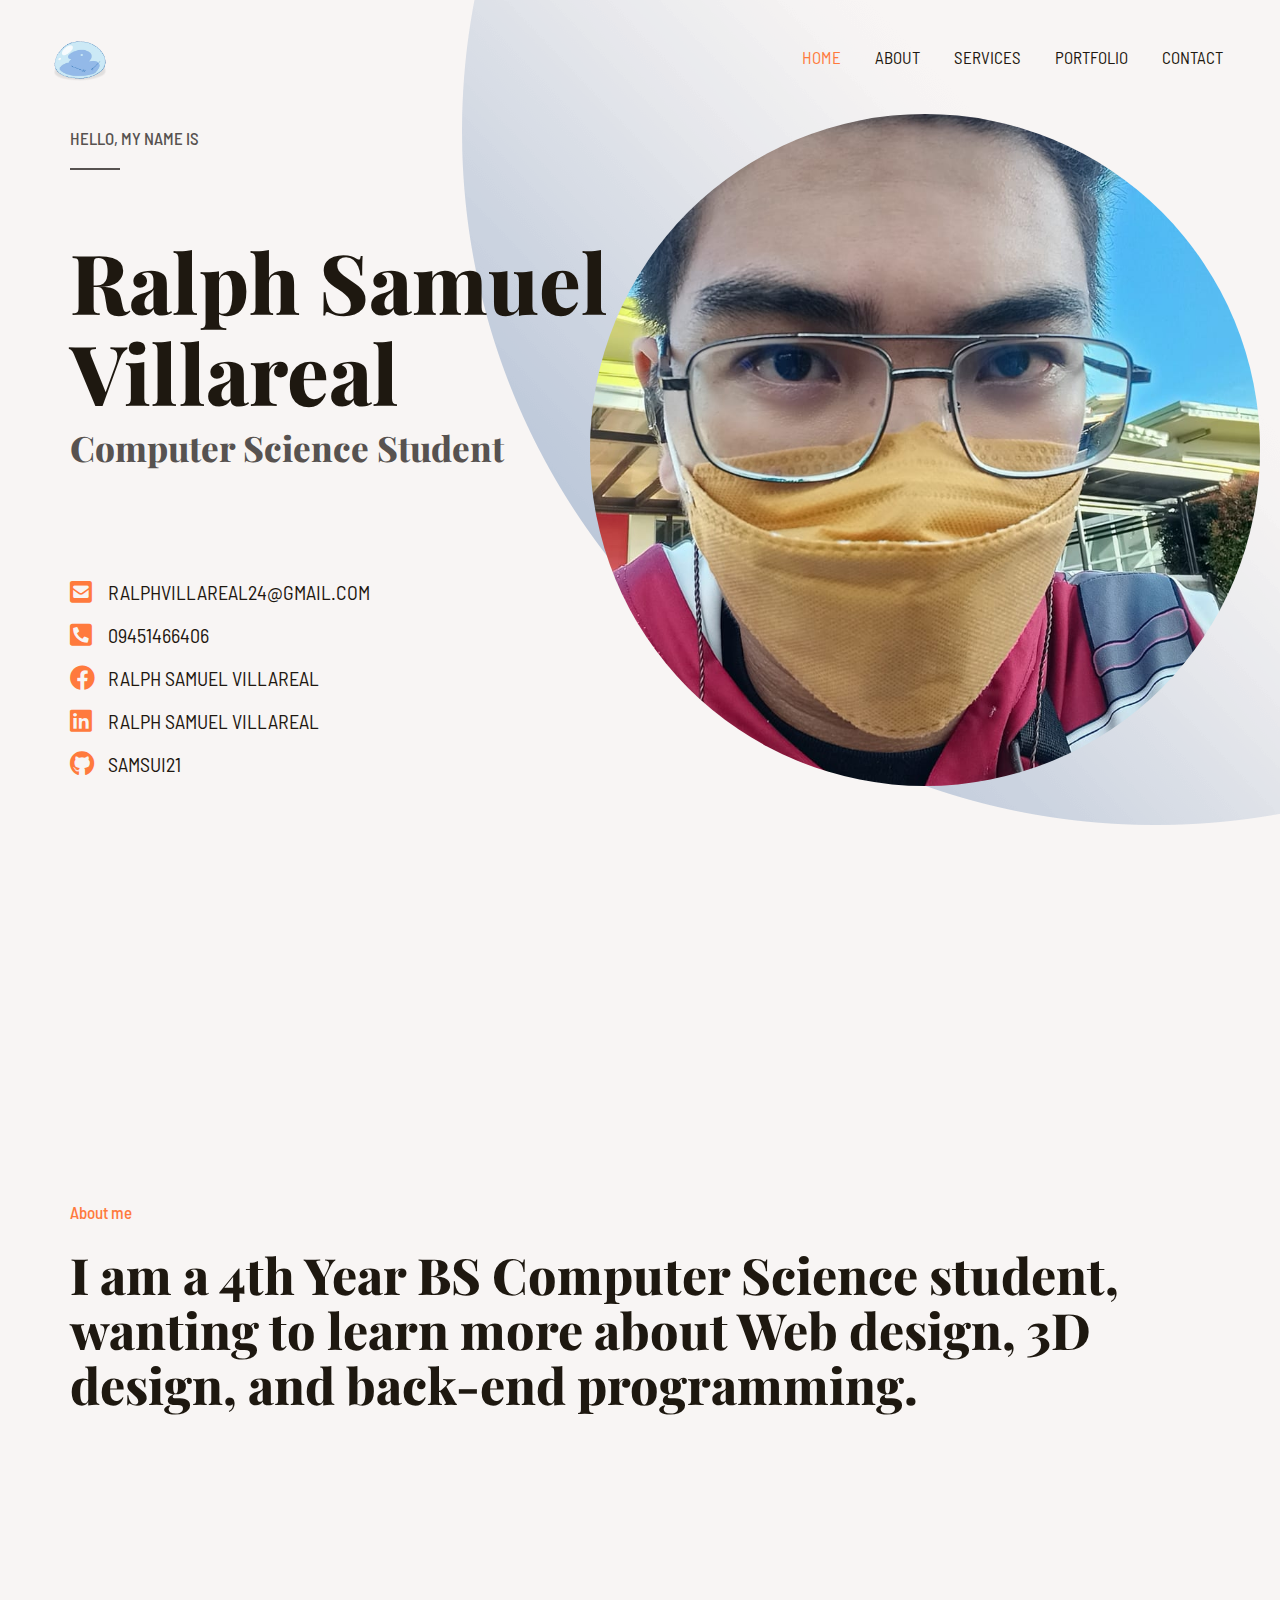
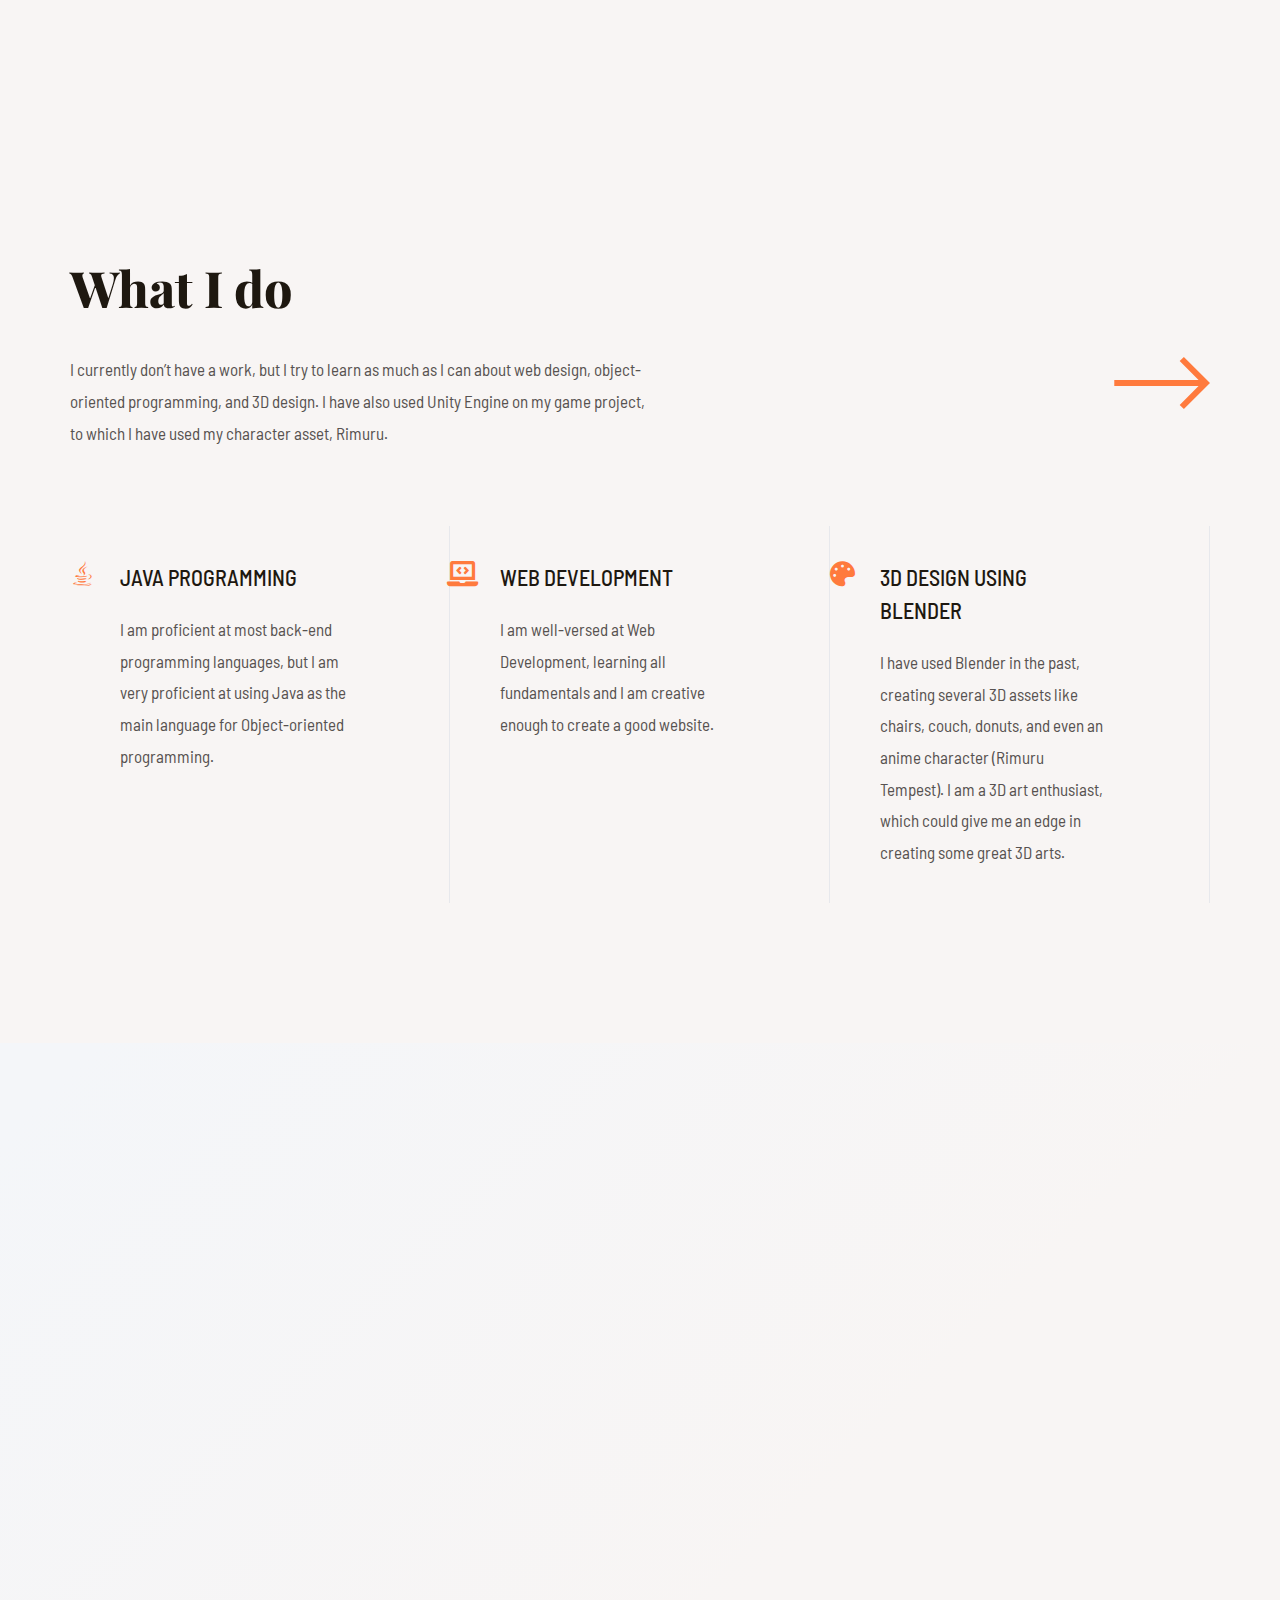
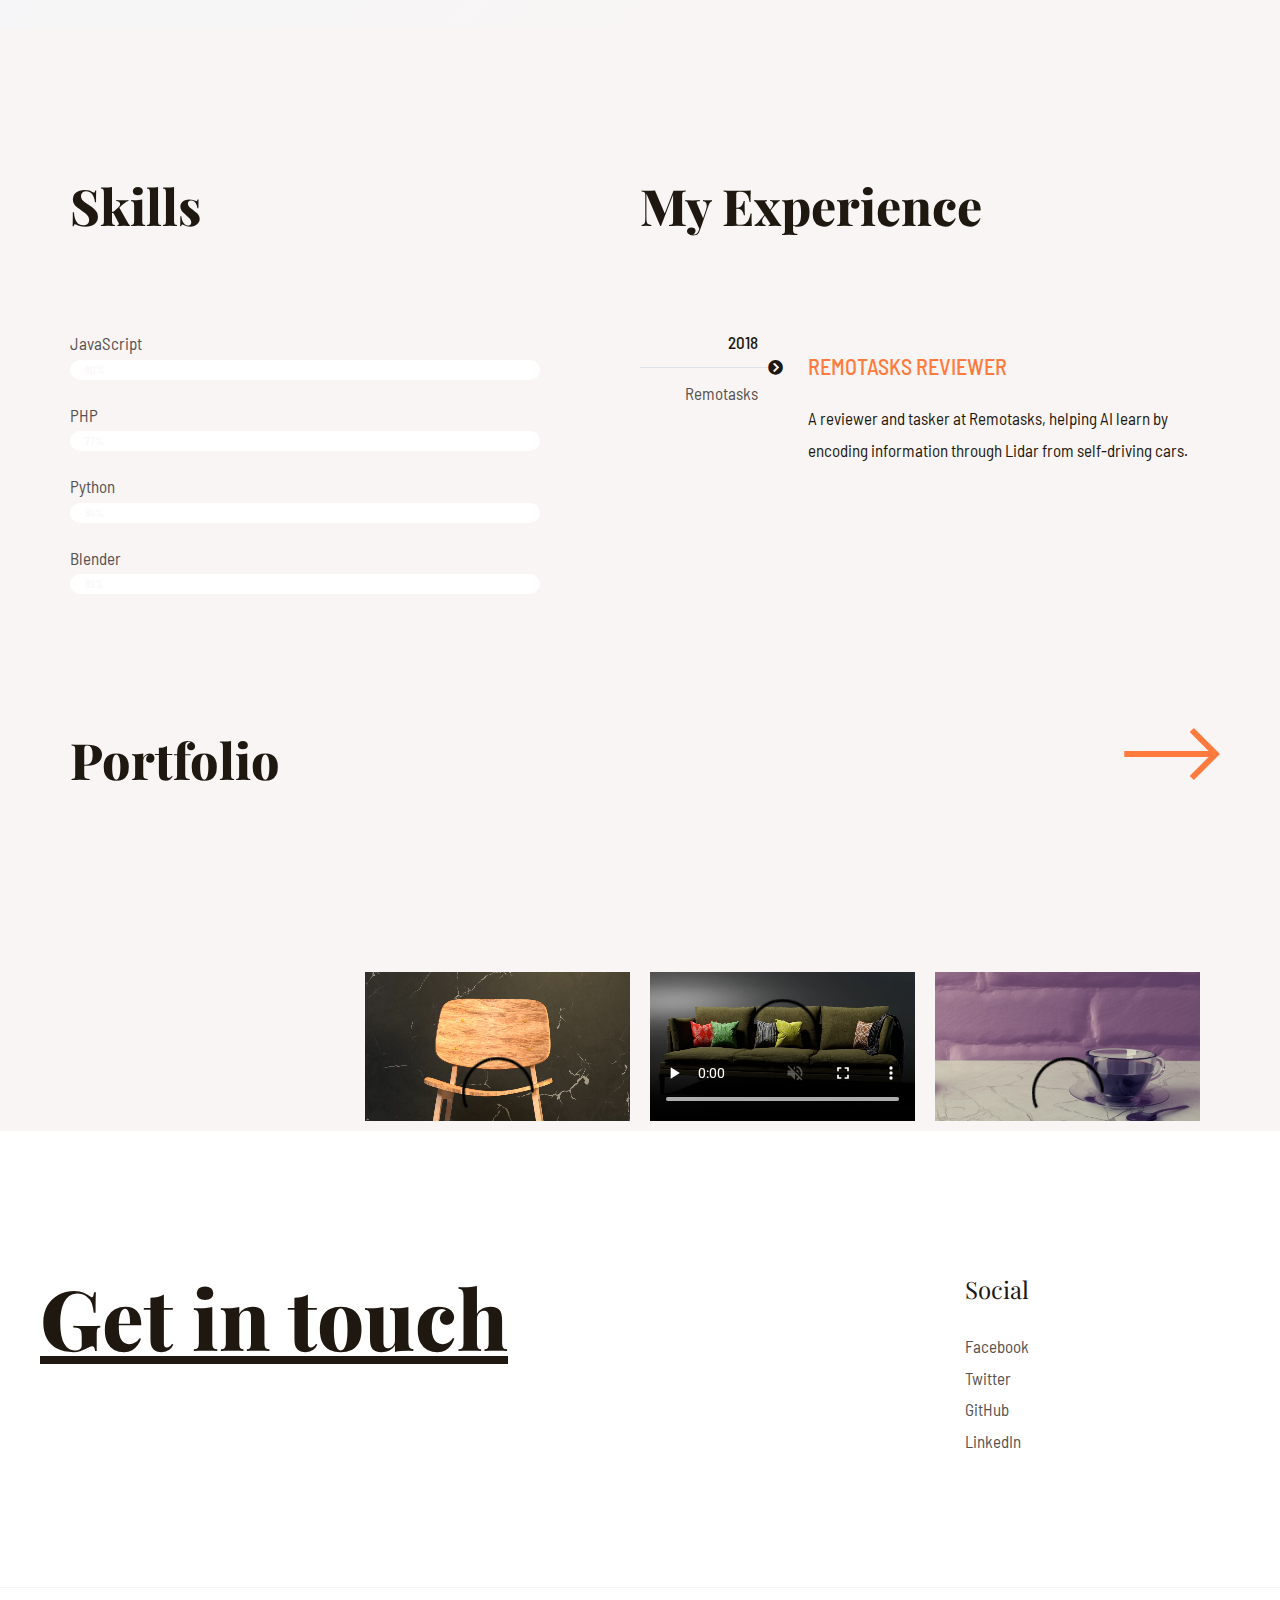
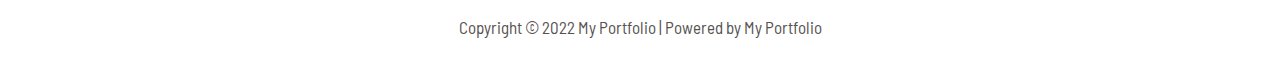
<file: index.html>
<!DOCTYPE html>
<html lang="en-US">
<head>
<meta charset="UTF-8">
<meta name="viewport" content="width=device-width, initial-scale=1">
<link rel="profile" href="https://gmpg.org/xfn/11">

<title>My Portfolio &#8211; Portfolio Website</title>
<meta name="robots" content="max-image-preview:large">
<link rel="dns-prefetch" href="//fonts.googleapis.com">
<link rel="dns-prefetch" href="//s.w.org">
<link rel="alternate" type="application/rss+xml" title="My Portfolio &raquo; Feed" href="./feed/index.html">
<link rel="alternate" type="application/rss+xml" title="My Portfolio &raquo; Comments Feed" href="./comments/feed/index.html">
<link rel="stylesheet" href="normalize.css">
<script>
window._wpemojiSettings = {"baseUrl":"https:\/\/s.w.org\/images\/core\/emoji\/13.1.0\/72x72\/","ext":".png","svgUrl":"https:\/\/s.w.org\/images\/core\/emoji\/13.1.0\/svg\/","svgExt":".svg","source":{"concatemoji":"\./wp-includes\/js\/wp-emoji-release.min.js"}};
/*! This file is auto-generated */
!function(e,a,t){var n,r,o,i=a.createElement("canvas"),p=i.getContext&&i.getContext("2d");function s(e,t){var a=String.fromCharCode;p.clearRect(0,0,i.width,i.height),p.fillText(a.apply(this,e),0,0);e=i.toDataURL();return p.clearRect(0,0,i.width,i.height),p.fillText(a.apply(this,t),0,0),e===i.toDataURL()}function c(e){var t=a.createElement("script");t.src=e,t.defer=t.type="text/javascript",a.getElementsByTagName("head")[0].appendChild(t)}for(o=Array("flag","emoji"),t.supports={everything:!0,everythingExceptFlag:!0},r=0;r<o.length;r++)t.supports[o[r]]=function(e){if(!p||!p.fillText)return!1;switch(p.textBaseline="top",p.font="600 32px Arial",e){case"flag":return s([127987,65039,8205,9895,65039],[127987,65039,8203,9895,65039])?!1:!s([55356,56826,55356,56819],[55356,56826,8203,55356,56819])&&!s([55356,57332,56128,56423,56128,56418,56128,56421,56128,56430,56128,56423,56128,56447],[55356,57332,8203,56128,56423,8203,56128,56418,8203,56128,56421,8203,56128,56430,8203,56128,56423,8203,56128,56447]);case"emoji":return!s([10084,65039,8205,55357,56613],[10084,65039,8203,55357,56613])}return!1}(o[r]),t.supports.everything=t.supports.everything&&t.supports[o[r]],"flag"!==o[r]&&(t.supports.everythingExceptFlag=t.supports.everythingExceptFlag&&t.supports[o[r]]);t.supports.everythingExceptFlag=t.supports.everythingExceptFlag&&!t.supports.flag,t.DOMReady=!1,t.readyCallback=function(){t.DOMReady=!0},t.supports.everything||(n=function(){t.readyCallback()},a.addEventListener?(a.addEventListener("DOMContentLoaded",n,!1),e.addEventListener("load",n,!1)):(e.attachEvent("onload",n),a.attachEvent("onreadystatechange",function(){"complete"===a.readyState&&t.readyCallback()})),(n=t.source||{}).concatemoji?c(n.concatemoji):n.wpemoji&&n.twemoji&&(c(n.twemoji),c(n.wpemoji)))}(window,document,window._wpemojiSettings);
</script>
<style>img.wp-smiley,
img.emoji {
	display: inline !important;
	border: none !important;
	box-shadow: none !important;
	height: 1em !important;
	width: 1em !important;
	margin: 0 0.07em !important;
	vertical-align: -0.1em !important;
	background: none !important;
	padding: 0 !important;
}</style>
	<link rel="stylesheet" id="astra-theme-css-css" href="./wp-content/themes/astra/assets/css/minified/main.min.css" media="all">
<style id="astra-theme-css-inline-css">html{font-size:106.25%;}a,.page-title{color:var(--ast-global-color-2);}a:hover,a:focus{color:var(--ast-global-color-1);}body,button,input,select,textarea,.ast-button,.ast-custom-button{font-family:'Barlow Semi Condensed',sans-serif;font-weight:400;font-size:17px;font-size:1rem;}blockquote{color:var(--ast-global-color-3);}h1,.entry-content h1,h2,.entry-content h2,h3,.entry-content h3,h4,.entry-content h4,h5,.entry-content h5,h6,.entry-content h6,.site-title,.site-title a{font-family:'Barlow Semi Condensed',sans-serif;font-weight:500;}.site-title{font-size:35px;font-size:2.0588235294118rem;display:none;}header .custom-logo-link img{max-width:80px;}.astra-logo-svg{width:80px;}.ast-archive-description .ast-archive-title{font-size:40px;font-size:2.3529411764706rem;}.site-header .site-description{font-size:15px;font-size:0.88235294117647rem;display:none;}.entry-title{font-size:30px;font-size:1.7647058823529rem;}h1,.entry-content h1{font-size:83px;font-size:4.8823529411765rem;font-weight:800;font-family:'Playfair Display',serif;line-height:1.1;}h2,.entry-content h2{font-size:50px;font-size:2.9411764705882rem;font-weight:800;font-family:'Playfair Display',serif;line-height:1.1;}h3,.entry-content h3{font-size:35px;font-size:2.0588235294118rem;font-weight:800;font-family:'Playfair Display',serif;line-height:1.2;}h4,.entry-content h4{font-size:22px;font-size:1.2941176470588rem;font-family:'Barlow Semi Condensed',sans-serif;}h5,.entry-content h5{font-size:20px;font-size:1.1764705882353rem;font-family:'Barlow Semi Condensed',sans-serif;}h6,.entry-content h6{font-size:17px;font-size:1rem;font-family:'Barlow Semi Condensed',sans-serif;}.ast-single-post .entry-title,.page-title{font-size:30px;font-size:1.7647058823529rem;}::selection{background-color:var(--ast-global-color-0);color:#000000;}body,h1,.entry-title a,.entry-content h1,h2,.entry-content h2,h3,.entry-content h3,h4,.entry-content h4,h5,.entry-content h5,h6,.entry-content h6{color:var(--ast-global-color-3);}.tagcloud a:hover,.tagcloud a:focus,.tagcloud a.current-item{color:#ffffff;border-color:var(--ast-global-color-2);background-color:var(--ast-global-color-2);}input:focus,input[type="text"]:focus,input[type="email"]:focus,input[type="url"]:focus,input[type="password"]:focus,input[type="reset"]:focus,input[type="search"]:focus,textarea:focus{border-color:var(--ast-global-color-2);}input[type="radio"]:checked,input[type=reset],input[type="checkbox"]:checked,input[type="checkbox"]:hover:checked,input[type="checkbox"]:focus:checked,input[type=range]::-webkit-slider-thumb{border-color:var(--ast-global-color-2);background-color:var(--ast-global-color-2);box-shadow:none;}.site-footer a:hover + .post-count,.site-footer a:focus + .post-count{background:var(--ast-global-color-2);border-color:var(--ast-global-color-2);}.single .nav-links .nav-previous,.single .nav-links .nav-next{color:var(--ast-global-color-2);}.entry-meta,.entry-meta *{line-height:1.45;color:var(--ast-global-color-2);}.entry-meta a:hover,.entry-meta a:hover *,.entry-meta a:focus,.entry-meta a:focus *,.page-links > .page-link,.page-links .page-link:hover,.post-navigation a:hover{color:var(--ast-global-color-1);}#cat option,.secondary .calendar_wrap thead a,.secondary .calendar_wrap thead a:visited{color:var(--ast-global-color-2);}.secondary .calendar_wrap #today,.ast-progress-val span{background:var(--ast-global-color-2);}.secondary a:hover + .post-count,.secondary a:focus + .post-count{background:var(--ast-global-color-2);border-color:var(--ast-global-color-2);}.calendar_wrap #today > a{color:#ffffff;}.page-links .page-link,.single .post-navigation a{color:var(--ast-global-color-2);}.widget-title{font-size:24px;font-size:1.4117647058824rem;color:var(--ast-global-color-3);}.site-logo-img img{ transition:all 0.2s linear;}.ast-page-builder-template .hentry {margin: 0;}.ast-page-builder-template .site-content > .ast-container {max-width: 100%;padding: 0;}.ast-page-builder-template .site-content #primary {padding: 0;margin: 0;}.ast-page-builder-template .no-results {text-align: center;margin: 4em auto;}.ast-page-builder-template .ast-pagination {padding: 2em;}.ast-page-builder-template .entry-header.ast-no-title.ast-no-thumbnail {margin-top: 0;}.ast-page-builder-template .entry-header.ast-header-without-markup {margin-top: 0;margin-bottom: 0;}.ast-page-builder-template .entry-header.ast-no-title.ast-no-meta {margin-bottom: 0;}.ast-page-builder-template.single .post-navigation {padding-bottom: 2em;}.ast-page-builder-template.single-post .site-content > .ast-container {max-width: 100%;}.ast-page-builder-template .entry-header {margin-top: 4em;margin-left: auto;margin-right: auto;padding-left: 20px;padding-right: 20px;}.ast-page-builder-template .ast-archive-description {margin-top: 4em;margin-left: auto;margin-right: auto;padding-left: 20px;padding-right: 20px;}.single.ast-page-builder-template .entry-header {padding-left: 20px;padding-right: 20px;}.ast-page-builder-template.ast-no-sidebar .entry-content .alignwide {margin-left: 0;margin-right: 0;}@media (max-width:921px){#ast-desktop-header{display:none;}}@media (min-width:921px){#ast-mobile-header{display:none;}}.wp-block-buttons.aligncenter{justify-content:center;}@media (min-width:1200px){.wp-block-group .has-background{padding:20px;}}@media (min-width:1200px){.ast-no-sidebar.ast-separate-container .entry-content .wp-block-group.alignwide,.ast-no-sidebar.ast-separate-container .entry-content .wp-block-cover.alignwide{margin-left:-20px;margin-right:-20px;padding-left:20px;padding-right:20px;}.ast-no-sidebar.ast-separate-container .entry-content .wp-block-cover.alignfull,.ast-no-sidebar.ast-separate-container .entry-content .wp-block-group.alignfull{margin-left:-6.67em;margin-right:-6.67em;padding-left:6.67em;padding-right:6.67em;}}@media (min-width:1200px){.wp-block-cover-image.alignwide .wp-block-cover__inner-container,.wp-block-cover.alignwide .wp-block-cover__inner-container,.wp-block-cover-image.alignfull .wp-block-cover__inner-container,.wp-block-cover.alignfull .wp-block-cover__inner-container{width:100%;}}.ast-plain-container.ast-no-sidebar #primary{margin-top:0;margin-bottom:0;}@media (max-width:921px){.ast-theme-transparent-header #primary,.ast-theme-transparent-header #secondary{padding:0;}}.wp-block-columns{margin-bottom:unset;}.wp-block-image.size-full{margin:2rem 0;}.wp-block-separator.has-background{padding:0;}.wp-block-gallery{margin-bottom:1.6em;}.wp-block-group{padding-top:4em;padding-bottom:4em;}.wp-block-group__inner-container .wp-block-columns:last-child,.wp-block-group__inner-container :last-child,.wp-block-table table{margin-bottom:0;}.blocks-gallery-grid{width:100%;}.wp-block-navigation-link__content{padding:5px 0;}.wp-block-group .wp-block-group .has-text-align-center,.wp-block-group .wp-block-column .has-text-align-center{max-width:100%;}.has-text-align-center{margin:0 auto;}@media (min-width:1200px){.wp-block-cover__inner-container,.alignwide .wp-block-group__inner-container,.alignfull .wp-block-group__inner-container{max-width:1200px;margin:0 auto;}.wp-block-group.alignnone,.wp-block-group.aligncenter,.wp-block-group.alignleft,.wp-block-group.alignright,.wp-block-group.alignwide,.wp-block-columns.alignwide{margin:2rem 0 1rem 0;}}@media (max-width:1200px){.wp-block-group{padding:3em;}.wp-block-group .wp-block-group{padding:1.5em;}.wp-block-columns,.wp-block-column{margin:1rem 0;}}@media (min-width:921px){.wp-block-columns .wp-block-group{padding:2em;}}@media (max-width:544px){.wp-block-cover-image .wp-block-cover__inner-container,.wp-block-cover .wp-block-cover__inner-container{width:unset;}.wp-block-cover,.wp-block-cover-image{padding:2em 0;}.wp-block-group,.wp-block-cover{padding:2em;}.wp-block-media-text__media img,.wp-block-media-text__media video{width:unset;max-width:100%;}.wp-block-media-text.has-background .wp-block-media-text__content{padding:1em;}}@media (max-width:921px){.ast-plain-container.ast-no-sidebar #primary{padding:0;}}@media (min-width:544px){.entry-content .wp-block-media-text.has-media-on-the-right .wp-block-media-text__content{padding:0 8% 0 0;}.entry-content .wp-block-media-text .wp-block-media-text__content{padding:0 0 0 8%;}.ast-plain-container .site-content .entry-content .has-custom-content-position.is-position-bottom-left > *,.ast-plain-container .site-content .entry-content .has-custom-content-position.is-position-bottom-right > *,.ast-plain-container .site-content .entry-content .has-custom-content-position.is-position-top-left > *,.ast-plain-container .site-content .entry-content .has-custom-content-position.is-position-top-right > *,.ast-plain-container .site-content .entry-content .has-custom-content-position.is-position-center-right > *,.ast-plain-container .site-content .entry-content .has-custom-content-position.is-position-center-left > *{margin:0;}}@media (max-width:544px){.entry-content .wp-block-media-text .wp-block-media-text__content{padding:8% 0;}.wp-block-media-text .wp-block-media-text__media img{width:auto;max-width:100%;}}.wp-block-button.is-style-outline .wp-block-button__link{border-color:rgba(0,0,0,0);border-top-width:2px;border-right-width:2px;border-bottom-width:2px;border-left-width:2px;}.wp-block-button.is-style-outline > .wp-block-button__link:not(.has-text-color),.wp-block-button.wp-block-button__link.is-style-outline:not(.has-text-color){color:rgba(0,0,0,0);}.wp-block-button.is-style-outline .wp-block-button__link:hover,.wp-block-button.is-style-outline .wp-block-button__link:focus{color:var(--ast-global-color-2) !important;background-color:rgba(0,0,0,0);border-color:rgba(0,0,0,0);}.post-page-numbers.current .page-link,.ast-pagination .page-numbers.current{color:#000000;border-color:var(--ast-global-color-0);background-color:var(--ast-global-color-0);border-radius:2px;}@media (max-width:921px){.wp-block-button.is-style-outline .wp-block-button__link{padding-top:calc(15px - 2px);padding-right:calc(30px - 2px);padding-bottom:calc(15px - 2px);padding-left:calc(30px - 2px);}}@media (max-width:544px){.wp-block-button.is-style-outline .wp-block-button__link{padding-top:calc(15px - 2px);padding-right:calc(30px - 2px);padding-bottom:calc(15px - 2px);padding-left:calc(30px - 2px);}}@media (min-width:544px){.entry-content > .alignleft{margin-right:20px;}.entry-content > .alignright{margin-left:20px;}.wp-block-group.has-background{padding:20px;}}@media (max-width:921px){.ast-separate-container .ast-article-post,.ast-separate-container .ast-article-single{padding:1.5em 2.14em;}.ast-separate-container #primary,.ast-separate-container #secondary{padding:1.5em 0;}#primary,#secondary{padding:1.5em 0;margin:0;}.ast-left-sidebar #content > .ast-container{display:flex;flex-direction:column-reverse;width:100%;}.ast-author-box img.avatar{margin:20px 0 0 0;}}@media (min-width:922px){.ast-separate-container.ast-right-sidebar #primary,.ast-separate-container.ast-left-sidebar #primary{border:0;}.search-no-results.ast-separate-container #primary{margin-bottom:4em;}}.elementor-button-wrapper .elementor-button{border-style:solid;text-decoration:none;border-top-width:0;border-right-width:0;border-left-width:0;border-bottom-width:0;}body .elementor-button.elementor-size-sm,body .elementor-button.elementor-size-xs,body .elementor-button.elementor-size-md,body .elementor-button.elementor-size-lg,body .elementor-button.elementor-size-xl,body .elementor-button{border-radius:2px;padding-top:0px;padding-right:0px;padding-bottom:0px;padding-left:0px;}.elementor-button-wrapper .elementor-button{border-color:rgba(0,0,0,0);background-color:rgba(0,0,0,0);}.elementor-button-wrapper .elementor-button:hover,.elementor-button-wrapper .elementor-button:focus{color:var(--ast-global-color-2);background-color:rgba(0,0,0,0);border-color:rgba(0,0,0,0);}.wp-block-button .wp-block-button__link ,.elementor-button-wrapper .elementor-button,.elementor-button-wrapper .elementor-button:visited{color:var(--ast-global-color-0);}.elementor-button-wrapper .elementor-button{font-family:inherit;font-weight:inherit;line-height:1;text-transform:uppercase;letter-spacing:2px;}body .elementor-button.elementor-size-sm,body .elementor-button.elementor-size-xs,body .elementor-button.elementor-size-md,body .elementor-button.elementor-size-lg,body .elementor-button.elementor-size-xl,body .elementor-button{font-size:16px;font-size:0.94117647058824rem;}.wp-block-button .wp-block-button__link:hover,.wp-block-button .wp-block-button__link:focus{color:var(--ast-global-color-2);background-color:rgba(0,0,0,0);border-color:rgba(0,0,0,0);}.elementor-widget-heading h1.elementor-heading-title{line-height:1.1;}.elementor-widget-heading h2.elementor-heading-title{line-height:1.1;}.elementor-widget-heading h3.elementor-heading-title{line-height:1.2;}.wp-block-button .wp-block-button__link{border:none;background-color:rgba(0,0,0,0);color:var(--ast-global-color-0);font-family:inherit;font-weight:inherit;line-height:1;text-transform:uppercase;letter-spacing:2px;font-size:16px;font-size:0.94117647058824rem;border-radius:2px;padding:15px 30px;}.wp-block-button.is-style-outline .wp-block-button__link{border-style:solid;border-top-width:2px;border-right-width:2px;border-left-width:2px;border-bottom-width:2px;border-color:rgba(0,0,0,0);padding-top:calc(15px - 2px);padding-right:calc(30px - 2px);padding-bottom:calc(15px - 2px);padding-left:calc(30px - 2px);}@media (max-width:921px){.wp-block-button .wp-block-button__link{border:none;padding:15px 30px;}.wp-block-button.is-style-outline .wp-block-button__link{padding-top:calc(15px - 2px);padding-right:calc(30px - 2px);padding-bottom:calc(15px - 2px);padding-left:calc(30px - 2px);}}@media (max-width:544px){.wp-block-button .wp-block-button__link{border:none;padding:15px 30px;}.wp-block-button.is-style-outline .wp-block-button__link{padding-top:calc(15px - 2px);padding-right:calc(30px - 2px);padding-bottom:calc(15px - 2px);padding-left:calc(30px - 2px);}}.menu-toggle,button,.ast-button,.ast-custom-button,.button,input#submit,input[type="button"],input[type="submit"],input[type="reset"]{border-style:solid;border-top-width:0;border-right-width:0;border-left-width:0;border-bottom-width:0;color:var(--ast-global-color-0);border-color:rgba(0,0,0,0);background-color:rgba(0,0,0,0);border-radius:2px;padding-top:0px;padding-right:0px;padding-bottom:0px;padding-left:0px;font-family:inherit;font-weight:inherit;font-size:16px;font-size:0.94117647058824rem;line-height:1;text-transform:uppercase;letter-spacing:2px;}button:focus,.menu-toggle:hover,button:hover,.ast-button:hover,.ast-custom-button:hover .button:hover,.ast-custom-button:hover ,input[type=reset]:hover,input[type=reset]:focus,input#submit:hover,input#submit:focus,input[type="button"]:hover,input[type="button"]:focus,input[type="submit"]:hover,input[type="submit"]:focus{color:var(--ast-global-color-2);background-color:rgba(0,0,0,0);border-color:rgba(0,0,0,0);}@media (min-width:544px){.ast-container{max-width:100%;}}@media (max-width:544px){.ast-separate-container .ast-article-post,.ast-separate-container .ast-article-single,.ast-separate-container .comments-title,.ast-separate-container .ast-archive-description{padding:1.5em 1em;}.ast-separate-container #content .ast-container{padding-left:0.54em;padding-right:0.54em;}.ast-separate-container .ast-comment-list li.depth-1{padding:1.5em 1em;margin-bottom:1.5em;}.ast-separate-container .ast-comment-list .bypostauthor{padding:.5em;}.ast-search-menu-icon.ast-dropdown-active .search-field{width:170px;}}@media (max-width:921px){.ast-mobile-header-stack .main-header-bar .ast-search-menu-icon{display:inline-block;}.ast-header-break-point.ast-header-custom-item-outside .ast-mobile-header-stack .main-header-bar .ast-search-icon{margin:0;}.ast-comment-avatar-wrap img{max-width:2.5em;}.ast-separate-container .ast-comment-list li.depth-1{padding:1.5em 2.14em;}.ast-separate-container .comment-respond{padding:2em 2.14em;}.ast-comment-meta{padding:0 1.8888em 1.3333em;}}body,.ast-separate-container{background-color:var(--ast-global-color-4);;background-image:none;;}.ast-no-sidebar.ast-separate-container .entry-content .alignfull {margin-left: -6.67em;margin-right: -6.67em;width: auto;}@media (max-width: 1200px) {.ast-no-sidebar.ast-separate-container .entry-content .alignfull {margin-left: -2.4em;margin-right: -2.4em;}}@media (max-width: 768px) {.ast-no-sidebar.ast-separate-container .entry-content .alignfull {margin-left: -2.14em;margin-right: -2.14em;}}@media (max-width: 544px) {.ast-no-sidebar.ast-separate-container .entry-content .alignfull {margin-left: -1em;margin-right: -1em;}}.ast-no-sidebar.ast-separate-container .entry-content .alignwide {margin-left: -20px;margin-right: -20px;}.ast-no-sidebar.ast-separate-container .entry-content .wp-block-column .alignfull,.ast-no-sidebar.ast-separate-container .entry-content .wp-block-column .alignwide {margin-left: auto;margin-right: auto;width: 100%;}@media (max-width:921px){.site-title{display:none;}.ast-archive-description .ast-archive-title{font-size:40px;}.site-header .site-description{display:none;}.entry-title{font-size:30px;}h1,.entry-content h1{font-size:60px;}h2,.entry-content h2{font-size:43px;}h3,.entry-content h3{font-size:30px;}.ast-single-post .entry-title,.page-title{font-size:30px;}}@media (max-width:544px){.site-title{display:none;}.ast-archive-description .ast-archive-title{font-size:40px;}.site-header .site-description{display:none;}.entry-title{font-size:30px;}h1,.entry-content h1{font-size:45px;}h2,.entry-content h2{font-size:35px;}h3,.entry-content h3{font-size:20px;}.ast-single-post .entry-title,.page-title{font-size:30px;}}@media (max-width:921px){html{font-size:96.9%;}}@media (max-width:544px){html{font-size:96.9%;}}@media (min-width:922px){.ast-container{max-width:1240px;}}@media (min-width:922px){.site-content .ast-container{display:flex;}}@media (max-width:921px){.site-content .ast-container{flex-direction:column;}}@media (min-width:922px){.main-header-menu .sub-menu .menu-item.ast-left-align-sub-menu:hover > .sub-menu,.main-header-menu .sub-menu .menu-item.ast-left-align-sub-menu.focus > .sub-menu{margin-left:-0px;}}.ast-theme-transparent-header [data-section="section-header-mobile-trigger"] .ast-button-wrap .mobile-menu-toggle-icon .ast-mobile-svg{fill:var(--ast-global-color-2);}.ast-theme-transparent-header [data-section="section-header-mobile-trigger"] .ast-button-wrap .mobile-menu-wrap .mobile-menu{color:var(--ast-global-color-2);}.ast-theme-transparent-header [data-section="section-header-mobile-trigger"] .ast-button-wrap .ast-mobile-menu-trigger-minimal{background:transparent;}blockquote {padding: 1.2em;}:root .has-ast-global-color-0-color{color:var(--ast-global-color-0);}:root .has-ast-global-color-0-background-color{background-color:var(--ast-global-color-0);}:root .wp-block-button .has-ast-global-color-0-color{color:var(--ast-global-color-0);}:root .wp-block-button .has-ast-global-color-0-background-color{background-color:var(--ast-global-color-0);}:root .has-ast-global-color-1-color{color:var(--ast-global-color-1);}:root .has-ast-global-color-1-background-color{background-color:var(--ast-global-color-1);}:root .wp-block-button .has-ast-global-color-1-color{color:var(--ast-global-color-1);}:root .wp-block-button .has-ast-global-color-1-background-color{background-color:var(--ast-global-color-1);}:root .has-ast-global-color-2-color{color:var(--ast-global-color-2);}:root .has-ast-global-color-2-background-color{background-color:var(--ast-global-color-2);}:root .wp-block-button .has-ast-global-color-2-color{color:var(--ast-global-color-2);}:root .wp-block-button .has-ast-global-color-2-background-color{background-color:var(--ast-global-color-2);}:root .has-ast-global-color-3-color{color:var(--ast-global-color-3);}:root .has-ast-global-color-3-background-color{background-color:var(--ast-global-color-3);}:root .wp-block-button .has-ast-global-color-3-color{color:var(--ast-global-color-3);}:root .wp-block-button .has-ast-global-color-3-background-color{background-color:var(--ast-global-color-3);}:root .has-ast-global-color-4-color{color:var(--ast-global-color-4);}:root .has-ast-global-color-4-background-color{background-color:var(--ast-global-color-4);}:root .wp-block-button .has-ast-global-color-4-color{color:var(--ast-global-color-4);}:root .wp-block-button .has-ast-global-color-4-background-color{background-color:var(--ast-global-color-4);}:root .has-ast-global-color-5-color{color:var(--ast-global-color-5);}:root .has-ast-global-color-5-background-color{background-color:var(--ast-global-color-5);}:root .wp-block-button .has-ast-global-color-5-color{color:var(--ast-global-color-5);}:root .wp-block-button .has-ast-global-color-5-background-color{background-color:var(--ast-global-color-5);}:root .has-ast-global-color-6-color{color:var(--ast-global-color-6);}:root .has-ast-global-color-6-background-color{background-color:var(--ast-global-color-6);}:root .wp-block-button .has-ast-global-color-6-color{color:var(--ast-global-color-6);}:root .wp-block-button .has-ast-global-color-6-background-color{background-color:var(--ast-global-color-6);}:root .has-ast-global-color-7-color{color:var(--ast-global-color-7);}:root .has-ast-global-color-7-background-color{background-color:var(--ast-global-color-7);}:root .wp-block-button .has-ast-global-color-7-color{color:var(--ast-global-color-7);}:root .wp-block-button .has-ast-global-color-7-background-color{background-color:var(--ast-global-color-7);}:root .has-ast-global-color-8-color{color:var(--ast-global-color-8);}:root .has-ast-global-color-8-background-color{background-color:var(--ast-global-color-8);}:root .wp-block-button .has-ast-global-color-8-color{color:var(--ast-global-color-8);}:root .wp-block-button .has-ast-global-color-8-background-color{background-color:var(--ast-global-color-8);}:root{--ast-global-color-0:#FF7A3D;--ast-global-color-1:#FF5100;--ast-global-color-2:#1E1810;--ast-global-color-3:#575250;--ast-global-color-4:#F8F5F4;--ast-global-color-5:#FFFFFF;--ast-global-color-6:#000000;--ast-global-color-7:#4B4F58;--ast-global-color-8:#F6F7F8;}.ast-theme-transparent-header #masthead .site-logo-img .transparent-custom-logo .astra-logo-svg{width:150px;}.ast-theme-transparent-header #masthead .site-logo-img .transparent-custom-logo img{ max-width:150px;}@media (max-width:921px){.ast-theme-transparent-header #masthead .site-logo-img .transparent-custom-logo .astra-logo-svg{width:120px;}.ast-theme-transparent-header #masthead .site-logo-img .transparent-custom-logo img{ max-width:120px;}}@media (max-width:543px){.ast-theme-transparent-header #masthead .site-logo-img .transparent-custom-logo .astra-logo-svg{width:100px;}.ast-theme-transparent-header #masthead .site-logo-img .transparent-custom-logo img{ max-width:100px;}}@media (min-width:921px){.ast-theme-transparent-header #masthead{position:absolute;left:0;right:0;}.ast-theme-transparent-header .main-header-bar,.ast-theme-transparent-header.ast-header-break-point .main-header-bar{background:none;}body.elementor-editor-active.ast-theme-transparent-header #masthead,.fl-builder-edit .ast-theme-transparent-header #masthead,body.vc_editor.ast-theme-transparent-header #masthead,body.brz-ed.ast-theme-transparent-header #masthead{z-index:0;}.ast-header-break-point.ast-replace-site-logo-transparent.ast-theme-transparent-header .custom-mobile-logo-link{display:none;}.ast-header-break-point.ast-replace-site-logo-transparent.ast-theme-transparent-header .transparent-custom-logo{display:inline-block;}.ast-theme-transparent-header .ast-above-header,.ast-theme-transparent-header .ast-above-header.ast-above-header-bar{background-image:none;background-color:transparent;}.ast-theme-transparent-header .ast-below-header{background-image:none;background-color:transparent;}}.ast-theme-transparent-header .ast-builder-menu .main-header-menu,.ast-theme-transparent-header .ast-builder-menu .main-header-menu .menu-link,.ast-theme-transparent-header [CLASS*="ast-builder-menu-"] .main-header-menu .menu-item > .menu-link,.ast-theme-transparent-header .ast-masthead-custom-menu-items,.ast-theme-transparent-header .ast-masthead-custom-menu-items a,.ast-theme-transparent-header .ast-builder-menu .main-header-menu .menu-item > .ast-menu-toggle,.ast-theme-transparent-header .ast-builder-menu .main-header-menu .menu-item > .ast-menu-toggle,.ast-theme-transparent-header .ast-above-header-navigation a,.ast-header-break-point.ast-theme-transparent-header .ast-above-header-navigation a,.ast-header-break-point.ast-theme-transparent-header .ast-above-header-navigation > ul.ast-above-header-menu > .menu-item-has-children:not(.current-menu-item) > .ast-menu-toggle,.ast-theme-transparent-header .ast-below-header-menu,.ast-theme-transparent-header .ast-below-header-menu a,.ast-header-break-point.ast-theme-transparent-header .ast-below-header-menu a,.ast-header-break-point.ast-theme-transparent-header .ast-below-header-menu,.ast-theme-transparent-header .main-header-menu .menu-link{color:var(--ast-global-color-2);}.ast-theme-transparent-header .ast-builder-menu .main-header-menu .menu-item:hover > .menu-link,.ast-theme-transparent-header .ast-builder-menu .main-header-menu .menu-item:hover > .ast-menu-toggle,.ast-theme-transparent-header .ast-builder-menu .main-header-menu .ast-masthead-custom-menu-items a:hover,.ast-theme-transparent-header .ast-builder-menu .main-header-menu .focus > .menu-link,.ast-theme-transparent-header .ast-builder-menu .main-header-menu .focus > .ast-menu-toggle,.ast-theme-transparent-header .ast-builder-menu .main-header-menu .current-menu-item > .menu-link,.ast-theme-transparent-header .ast-builder-menu .main-header-menu .current-menu-ancestor > .menu-link,.ast-theme-transparent-header .ast-builder-menu .main-header-menu .current-menu-item > .ast-menu-toggle,.ast-theme-transparent-header .ast-builder-menu .main-header-menu .current-menu-ancestor > .ast-menu-toggle,.ast-theme-transparent-header [CLASS*="ast-builder-menu-"] .main-header-menu .current-menu-item > .menu-link,.ast-theme-transparent-header [CLASS*="ast-builder-menu-"] .main-header-menu .current-menu-ancestor > .menu-link,.ast-theme-transparent-header [CLASS*="ast-builder-menu-"] .main-header-menu .current-menu-item > .ast-menu-toggle,.ast-theme-transparent-header [CLASS*="ast-builder-menu-"] .main-header-menu .current-menu-ancestor > .ast-menu-toggle,.ast-theme-transparent-header .main-header-menu .menu-item:hover > .menu-link,.ast-theme-transparent-header .main-header-menu .current-menu-item > .menu-link,.ast-theme-transparent-header .main-header-menu .current-menu-ancestor > .menu-link{color:var(--ast-global-color-0);}@media (max-width:921px){.ast-theme-transparent-header #masthead{position:absolute;left:0;right:0;}.ast-theme-transparent-header .main-header-bar,.ast-theme-transparent-header.ast-header-break-point .main-header-bar{background:none;}body.elementor-editor-active.ast-theme-transparent-header #masthead,.fl-builder-edit .ast-theme-transparent-header #masthead,body.vc_editor.ast-theme-transparent-header #masthead,body.brz-ed.ast-theme-transparent-header #masthead{z-index:0;}.ast-header-break-point.ast-replace-site-logo-transparent.ast-theme-transparent-header .custom-mobile-logo-link{display:none;}.ast-header-break-point.ast-replace-site-logo-transparent.ast-theme-transparent-header .transparent-custom-logo{display:inline-block;}.ast-theme-transparent-header .ast-above-header,.ast-theme-transparent-header .ast-above-header.ast-above-header-bar{background-image:none;background-color:transparent;}.ast-theme-transparent-header .ast-below-header{background-image:none;background-color:transparent;}}.ast-theme-transparent-header #ast-desktop-header > [CLASS*="-header-wrap"]:nth-last-child(2) > [CLASS*="-header-bar"],.ast-theme-transparent-header.ast-header-break-point #ast-mobile-header > [CLASS*="-header-wrap"]:nth-last-child(2) > [CLASS*="-header-bar"]{border-bottom-style:none;}.ast-breadcrumbs .trail-browse,.ast-breadcrumbs .trail-items,.ast-breadcrumbs .trail-items li{display:inline-block;margin:0;padding:0;border:none;background:inherit;text-indent:0;}.ast-breadcrumbs .trail-browse{font-size:inherit;font-style:inherit;font-weight:inherit;color:inherit;}.ast-breadcrumbs .trail-items{list-style:none;}.trail-items li::after{padding:0 0.3em;content:"\00bb";}.trail-items li:last-of-type::after{display:none;}h1,.entry-content h1,h2,.entry-content h2,h3,.entry-content h3,h4,.entry-content h4,h5,.entry-content h5,h6,.entry-content h6{color:var(--ast-global-color-2);}@media (max-width:921px){.ast-builder-grid-row-container.ast-builder-grid-row-tablet-3-firstrow .ast-builder-grid-row > *:first-child,.ast-builder-grid-row-container.ast-builder-grid-row-tablet-3-lastrow .ast-builder-grid-row > *:last-child{grid-column:1 / -1;}}@media (max-width:544px){.ast-builder-grid-row-container.ast-builder-grid-row-mobile-3-firstrow .ast-builder-grid-row > *:first-child,.ast-builder-grid-row-container.ast-builder-grid-row-mobile-3-lastrow .ast-builder-grid-row > *:last-child{grid-column:1 / -1;}}.ast-builder-layout-element[data-section="title_tagline"]{display:flex;}@media (max-width:921px){.ast-header-break-point .ast-builder-layout-element[data-section="title_tagline"]{display:flex;}}@media (max-width:544px){.ast-header-break-point .ast-builder-layout-element[data-section="title_tagline"]{display:flex;}}.ast-builder-menu-1{font-family:inherit;font-weight:inherit;text-transform:uppercase;}.ast-builder-menu-1 .sub-menu,.ast-builder-menu-1 .inline-on-mobile .sub-menu{border-top-width:2px;border-bottom-width:0px;border-right-width:0px;border-left-width:0px;border-color:var(--ast-global-color-0);border-style:solid;border-radius:0px;}.ast-builder-menu-1 .main-header-menu > .menu-item > .sub-menu,.ast-builder-menu-1 .main-header-menu > .menu-item > .astra-full-megamenu-wrapper{margin-top:0px;}.ast-desktop .ast-builder-menu-1 .main-header-menu > .menu-item > .sub-menu:before,.ast-desktop .ast-builder-menu-1 .main-header-menu > .menu-item > .astra-full-megamenu-wrapper:before{height:calc( 0px + 5px );}.ast-desktop .ast-builder-menu-1 .menu-item .sub-menu .menu-link{border-style:none;}@media (max-width:921px){.ast-header-break-point .ast-builder-menu-1 .menu-item.menu-item-has-children > .ast-menu-toggle{top:0;}.ast-builder-menu-1 .menu-item-has-children > .menu-link:after{content:unset;}}@media (max-width:544px){.ast-header-break-point .ast-builder-menu-1 .menu-item.menu-item-has-children > .ast-menu-toggle{top:0;}}.ast-builder-menu-1{display:flex;}@media (max-width:921px){.ast-header-break-point .ast-builder-menu-1{display:flex;}}@media (max-width:544px){.ast-header-break-point .ast-builder-menu-1{display:flex;}}.ast-desktop .ast-menu-hover-style-underline > .menu-item > .menu-link:before,.ast-desktop .ast-menu-hover-style-overline > .menu-item > .menu-link:before {content: "";position: absolute;width: 100%;right: 50%;height: 1px;background-color: transparent;transform: scale(0,0) translate(-50%,0);transition: transform .3s ease-in-out,color .0s ease-in-out;}.ast-desktop .ast-menu-hover-style-underline > .menu-item:hover > .menu-link:before,.ast-desktop .ast-menu-hover-style-overline > .menu-item:hover > .menu-link:before {width: calc(100% - 1.2em);background-color: currentColor;transform: scale(1,1) translate(50%,0);}.ast-desktop .ast-menu-hover-style-underline > .menu-item > .menu-link:before {bottom: 0;}.ast-desktop .ast-menu-hover-style-overline > .menu-item > .menu-link:before {top: 0;}.ast-desktop .ast-menu-hover-style-zoom > .menu-item > .menu-link:hover {transition: all .3s ease;transform: scale(1.2);}.site-below-footer-wrap{padding-top:20px;padding-bottom:20px;}.site-below-footer-wrap[data-section="section-below-footer-builder"]{background-color:rgba(255,255,255,0);;background-image:none;;min-height:80px;border-style:solid;border-width:0px;border-top-width:1px;border-top-color:rgba(8,63,135,0.05);}.site-below-footer-wrap[data-section="section-below-footer-builder"] .ast-builder-grid-row{max-width:1200px;margin-left:auto;margin-right:auto;}.site-below-footer-wrap[data-section="section-below-footer-builder"] .ast-builder-grid-row,.site-below-footer-wrap[data-section="section-below-footer-builder"] .site-footer-section{align-items:flex-start;}.site-below-footer-wrap[data-section="section-below-footer-builder"].ast-footer-row-inline .site-footer-section{display:flex;margin-bottom:0;}.ast-builder-grid-row-full .ast-builder-grid-row{grid-template-columns:1fr;}@media (max-width:921px){.site-below-footer-wrap[data-section="section-below-footer-builder"].ast-footer-row-tablet-inline .site-footer-section{display:flex;margin-bottom:0;}.site-below-footer-wrap[data-section="section-below-footer-builder"].ast-footer-row-tablet-stack .site-footer-section{display:block;margin-bottom:10px;}.ast-builder-grid-row-container.ast-builder-grid-row-tablet-full .ast-builder-grid-row{grid-template-columns:1fr;}}@media (max-width:544px){.site-below-footer-wrap[data-section="section-below-footer-builder"].ast-footer-row-mobile-inline .site-footer-section{display:flex;margin-bottom:0;}.site-below-footer-wrap[data-section="section-below-footer-builder"].ast-footer-row-mobile-stack .site-footer-section{display:block;margin-bottom:10px;}.ast-builder-grid-row-container.ast-builder-grid-row-mobile-full .ast-builder-grid-row{grid-template-columns:1fr;}}.site-below-footer-wrap[data-section="section-below-footer-builder"]{display:grid;}@media (max-width:921px){.ast-header-break-point .site-below-footer-wrap[data-section="section-below-footer-builder"]{display:grid;}}@media (max-width:544px){.ast-header-break-point .site-below-footer-wrap[data-section="section-below-footer-builder"]{display:grid;}}.ast-footer-copyright{text-align:center;}.ast-footer-copyright {color:var(--ast-global-color-3);}@media (max-width:921px){.ast-footer-copyright{text-align:center;}}@media (max-width:544px){.ast-footer-copyright{text-align:center;}}.ast-footer-copyright.ast-builder-layout-element{display:flex;}@media (max-width:921px){.ast-header-break-point .ast-footer-copyright.ast-builder-layout-element{display:flex;}}@media (max-width:544px){.ast-header-break-point .ast-footer-copyright.ast-builder-layout-element{display:flex;}}.site-footer{background-color:var(--ast-global-color-5);;background-image:none;;}@media (max-width:921px){.ast-hfb-header .site-footer{padding-left:25px;padding-right:25px;}}.site-primary-footer-wrap{padding-top:45px;padding-bottom:45px;}.site-primary-footer-wrap[data-section="section-primary-footer-builder"]{background-color:rgba(255,255,255,0);;background-image:none;;}.site-primary-footer-wrap[data-section="section-primary-footer-builder"] .ast-builder-grid-row{max-width:1200px;margin-left:auto;margin-right:auto;}.site-primary-footer-wrap[data-section="section-primary-footer-builder"] .ast-builder-grid-row,.site-primary-footer-wrap[data-section="section-primary-footer-builder"] .site-footer-section{align-items:flex-start;}.site-primary-footer-wrap[data-section="section-primary-footer-builder"].ast-footer-row-inline .site-footer-section{display:flex;margin-bottom:0;}.ast-builder-grid-row-3-lheavy .ast-builder-grid-row{grid-template-columns:2fr 1fr 1fr;}@media (max-width:921px){.site-primary-footer-wrap[data-section="section-primary-footer-builder"].ast-footer-row-tablet-inline .site-footer-section{display:flex;margin-bottom:0;}.site-primary-footer-wrap[data-section="section-primary-footer-builder"].ast-footer-row-tablet-stack .site-footer-section{display:block;margin-bottom:10px;}.ast-builder-grid-row-container.ast-builder-grid-row-tablet-3-equal .ast-builder-grid-row{grid-template-columns:repeat( 3,1fr );}}@media (max-width:544px){.site-primary-footer-wrap[data-section="section-primary-footer-builder"].ast-footer-row-mobile-inline .site-footer-section{display:flex;margin-bottom:0;}.site-primary-footer-wrap[data-section="section-primary-footer-builder"].ast-footer-row-mobile-stack .site-footer-section{display:block;margin-bottom:10px;}.ast-builder-grid-row-container.ast-builder-grid-row-mobile-full .ast-builder-grid-row{grid-template-columns:1fr;}}.site-primary-footer-wrap[data-section="section-primary-footer-builder"]{padding-top:140px;padding-bottom:130px;padding-left:30px;padding-right:30px;}@media (max-width:921px){.site-primary-footer-wrap[data-section="section-primary-footer-builder"]{padding-top:50px;padding-bottom:100px;padding-left:0px;padding-right:0px;}}@media (max-width:544px){.site-primary-footer-wrap[data-section="section-primary-footer-builder"]{padding-top:75px;padding-bottom:50px;padding-left:0px;padding-right:0px;}}.site-primary-footer-wrap[data-section="section-primary-footer-builder"]{display:grid;}@media (max-width:921px){.ast-header-break-point .site-primary-footer-wrap[data-section="section-primary-footer-builder"]{display:grid;}}@media (max-width:544px){.ast-header-break-point .site-primary-footer-wrap[data-section="section-primary-footer-builder"]{display:grid;}}.footer-widget-area[data-section="sidebar-widgets-footer-widget-2"].footer-widget-area-inner{text-align:left;}@media (max-width:921px){.footer-widget-area[data-section="sidebar-widgets-footer-widget-2"].footer-widget-area-inner{text-align:left;}}@media (max-width:544px){.footer-widget-area[data-section="sidebar-widgets-footer-widget-2"].footer-widget-area-inner{text-align:center;}}.footer-widget-area[data-section="sidebar-widgets-footer-widget-2"].footer-widget-area-inner a{color:var(--ast-global-color-2);}.footer-widget-area[data-section="sidebar-widgets-footer-widget-2"].footer-widget-area-inner a:hover{color:var(--ast-global-color-1);}.footer-widget-area[data-section="sidebar-widgets-footer-widget-2"] .widget-title{color:var(--ast-global-color-2);}.footer-widget-area[data-section="sidebar-widgets-footer-widget-2"]{display:block;}@media (max-width:921px){.ast-header-break-point .footer-widget-area[data-section="sidebar-widgets-footer-widget-2"]{display:block;}}@media (max-width:544px){.ast-header-break-point .footer-widget-area[data-section="sidebar-widgets-footer-widget-2"]{display:block;}}.footer-widget-area[data-section="sidebar-widgets-footer-widget-3"].footer-widget-area-inner a{color:var(--ast-global-color-3);}.footer-widget-area[data-section="sidebar-widgets-footer-widget-3"].footer-widget-area-inner a:hover{color:var(--ast-global-color-1);}.footer-widget-area[data-section="sidebar-widgets-footer-widget-3"] .widget-title{color:var(--ast-global-color-2);}.footer-widget-area[data-section="sidebar-widgets-footer-widget-3"]{display:block;}@media (max-width:921px){.ast-header-break-point .footer-widget-area[data-section="sidebar-widgets-footer-widget-3"]{display:block;}}@media (max-width:544px){.ast-header-break-point .footer-widget-area[data-section="sidebar-widgets-footer-widget-3"]{display:block;}}.footer-widget-area[data-section="sidebar-widgets-footer-widget-3"].footer-widget-area-inner{text-align:left;}@media (max-width:921px){.footer-widget-area[data-section="sidebar-widgets-footer-widget-3"].footer-widget-area-inner{text-align:left;}}@media (max-width:544px){.footer-widget-area[data-section="sidebar-widgets-footer-widget-3"].footer-widget-area-inner{text-align:center;}}.footer-widget-area[data-section="sidebar-widgets-footer-widget-2"].footer-widget-area-inner a{color:var(--ast-global-color-2);}.footer-widget-area[data-section="sidebar-widgets-footer-widget-2"].footer-widget-area-inner a:hover{color:var(--ast-global-color-1);}.footer-widget-area[data-section="sidebar-widgets-footer-widget-2"] .widget-title{color:var(--ast-global-color-2);}.footer-widget-area[data-section="sidebar-widgets-footer-widget-2"]{display:block;}@media (max-width:921px){.ast-header-break-point .footer-widget-area[data-section="sidebar-widgets-footer-widget-2"]{display:block;}}@media (max-width:544px){.ast-header-break-point .footer-widget-area[data-section="sidebar-widgets-footer-widget-2"]{display:block;}}.footer-widget-area[data-section="sidebar-widgets-footer-widget-3"].footer-widget-area-inner a{color:var(--ast-global-color-3);}.footer-widget-area[data-section="sidebar-widgets-footer-widget-3"].footer-widget-area-inner a:hover{color:var(--ast-global-color-1);}.footer-widget-area[data-section="sidebar-widgets-footer-widget-3"] .widget-title{color:var(--ast-global-color-2);}.footer-widget-area[data-section="sidebar-widgets-footer-widget-3"]{display:block;}@media (max-width:921px){.ast-header-break-point .footer-widget-area[data-section="sidebar-widgets-footer-widget-3"]{display:block;}}@media (max-width:544px){.ast-header-break-point .footer-widget-area[data-section="sidebar-widgets-footer-widget-3"]{display:block;}}.elementor-widget-heading .elementor-heading-title{margin:0;}.elementor-post.elementor-grid-item.hentry{margin-bottom:0;}.woocommerce div.product .elementor-element.elementor-products-grid .related.products ul.products li.product,.elementor-element .elementor-wc-products .woocommerce[class*='columns-'] ul.products li.product{width:auto;margin:0;float:none;}.ast-left-sidebar .elementor-section.elementor-section-stretched,.ast-right-sidebar .elementor-section.elementor-section-stretched{max-width:100%;left:0 !important;}.elementor-template-full-width .ast-container{display:block;}@media (max-width:544px){.elementor-element .elementor-wc-products .woocommerce[class*="columns-"] ul.products li.product{width:auto;margin:0;}.elementor-element .woocommerce .woocommerce-result-count{float:none;}}.ast-header-break-point .main-header-bar{border-bottom-width:1px;}@media (min-width:922px){.main-header-bar{border-bottom-width:1px;}}.ast-safari-browser-less-than-11 .main-header-menu .menu-item, .ast-safari-browser-less-than-11 .main-header-bar .ast-masthead-custom-menu-items{display:block;}.main-header-menu .menu-item, #astra-footer-menu .menu-item, .main-header-bar .ast-masthead-custom-menu-items{-js-display:flex;display:flex;-webkit-box-pack:center;-webkit-justify-content:center;-moz-box-pack:center;-ms-flex-pack:center;justify-content:center;-webkit-box-orient:vertical;-webkit-box-direction:normal;-webkit-flex-direction:column;-moz-box-orient:vertical;-moz-box-direction:normal;-ms-flex-direction:column;flex-direction:column;}.main-header-menu > .menu-item > .menu-link, #astra-footer-menu > .menu-item > .menu-link{height:100%;-webkit-box-align:center;-webkit-align-items:center;-moz-box-align:center;-ms-flex-align:center;align-items:center;-js-display:flex;display:flex;}.ast-header-break-point .main-navigation ul .menu-item .menu-link .icon-arrow:first-of-type svg{top:.2em;margin-top:0px;margin-left:0px;width:.65em;transform:translate(0, -2px) rotateZ(270deg);}.ast-mobile-popup-content .ast-submenu-expanded > .ast-menu-toggle{transform:rotateX(180deg);}.ast-separate-container .blog-layout-1, .ast-separate-container .blog-layout-2, .ast-separate-container .blog-layout-3{background-color:transparent;background-image:none;}.ast-separate-container .ast-article-post{background-color:var(--ast-global-color-5);;background-image:none;;}@media (max-width:921px){.ast-separate-container .ast-article-post{background-color:var(--ast-global-color-5);;background-image:none;;}}@media (max-width:544px){.ast-separate-container .ast-article-post{background-color:var(--ast-global-color-5);;background-image:none;;}}.ast-separate-container .ast-article-single:not(.ast-related-post), .ast-separate-container .comments-area .comment-respond,.ast-separate-container .comments-area .ast-comment-list li, .ast-separate-container .ast-woocommerce-container, .ast-separate-container .error-404, .ast-separate-container .no-results, .single.ast-separate-container .ast-author-meta, .ast-separate-container .related-posts-title-wrapper, .ast-separate-container.ast-two-container #secondary .widget,.ast-separate-container .comments-count-wrapper, .ast-box-layout.ast-plain-container .site-content,.ast-padded-layout.ast-plain-container .site-content, .ast-separate-container .comments-area .comments-title{background-color:var(--ast-global-color-5);;background-image:none;;}@media (max-width:921px){.ast-separate-container .ast-article-single:not(.ast-related-post), .ast-separate-container .comments-area .comment-respond,.ast-separate-container .comments-area .ast-comment-list li, .ast-separate-container .ast-woocommerce-container, .ast-separate-container .error-404, .ast-separate-container .no-results, .single.ast-separate-container .ast-author-meta, .ast-separate-container .related-posts-title-wrapper, .ast-separate-container.ast-two-container #secondary .widget,.ast-separate-container .comments-count-wrapper, .ast-box-layout.ast-plain-container .site-content,.ast-padded-layout.ast-plain-container .site-content, .ast-separate-container .comments-area .comments-title{background-color:var(--ast-global-color-5);;background-image:none;;}}@media (max-width:544px){.ast-separate-container .ast-article-single:not(.ast-related-post), .ast-separate-container .comments-area .comment-respond,.ast-separate-container .comments-area .ast-comment-list li, .ast-separate-container .ast-woocommerce-container, .ast-separate-container .error-404, .ast-separate-container .no-results, .single.ast-separate-container .ast-author-meta, .ast-separate-container .related-posts-title-wrapper, .ast-separate-container.ast-two-container #secondary .widget,.ast-separate-container .comments-count-wrapper, .ast-box-layout.ast-plain-container .site-content,.ast-padded-layout.ast-plain-container .site-content, .ast-separate-container .comments-area .comments-title{background-color:var(--ast-global-color-5);;background-image:none;;}}.ast-mobile-header-content > *,.ast-desktop-header-content > * {padding: 10px 0;height: auto;}.ast-mobile-header-content > *:first-child,.ast-desktop-header-content > *:first-child {padding-top: 10px;}.ast-mobile-header-content > .ast-builder-menu,.ast-desktop-header-content > .ast-builder-menu {padding-top: 0;}.ast-mobile-header-content > *:last-child,.ast-desktop-header-content > *:last-child {padding-bottom: 0;}.ast-mobile-header-content .ast-search-menu-icon.ast-inline-search label,.ast-desktop-header-content .ast-search-menu-icon.ast-inline-search label {width: 100%;}.ast-desktop-header-content .main-header-bar-navigation .ast-submenu-expanded > .ast-menu-toggle::before {transform: rotateX(180deg);}#ast-desktop-header .ast-desktop-header-content,.ast-mobile-header-content .ast-search-icon,.ast-desktop-header-content .ast-search-icon,.ast-mobile-header-wrap .ast-mobile-header-content,.ast-main-header-nav-open.ast-popup-nav-open .ast-mobile-header-wrap .ast-mobile-header-content,.ast-main-header-nav-open.ast-popup-nav-open .ast-desktop-header-content {display: none;}.ast-main-header-nav-open.ast-header-break-point #ast-desktop-header .ast-desktop-header-content,.ast-main-header-nav-open.ast-header-break-point .ast-mobile-header-wrap .ast-mobile-header-content {display: block;}.ast-desktop .ast-desktop-header-content .astra-menu-animation-slide-up > .menu-item > .sub-menu,.ast-desktop .ast-desktop-header-content .astra-menu-animation-slide-up > .menu-item .menu-item > .sub-menu,.ast-desktop .ast-desktop-header-content .astra-menu-animation-slide-down > .menu-item > .sub-menu,.ast-desktop .ast-desktop-header-content .astra-menu-animation-slide-down > .menu-item .menu-item > .sub-menu,.ast-desktop .ast-desktop-header-content .astra-menu-animation-fade > .menu-item > .sub-menu,.ast-desktop .ast-desktop-header-content .astra-menu-animation-fade > .menu-item .menu-item > .sub-menu {opacity: 1;visibility: visible;}.ast-hfb-header.ast-default-menu-enable.ast-header-break-point .ast-mobile-header-wrap .ast-mobile-header-content .main-header-bar-navigation {width: unset;margin: unset;}.ast-mobile-header-content.content-align-flex-end .main-header-bar-navigation .menu-item-has-children > .ast-menu-toggle,.ast-desktop-header-content.content-align-flex-end .main-header-bar-navigation .menu-item-has-children > .ast-menu-toggle {left: calc( 20px - 0.907em);}.ast-mobile-header-content .ast-search-menu-icon,.ast-mobile-header-content .ast-search-menu-icon.slide-search,.ast-desktop-header-content .ast-search-menu-icon,.ast-desktop-header-content .ast-search-menu-icon.slide-search {width: 100%;position: relative;display: block;right: auto;transform: none;}.ast-mobile-header-content .ast-search-menu-icon.slide-search .search-form,.ast-mobile-header-content .ast-search-menu-icon .search-form,.ast-desktop-header-content .ast-search-menu-icon.slide-search .search-form,.ast-desktop-header-content .ast-search-menu-icon .search-form {right: 0;visibility: visible;opacity: 1;position: relative;top: auto;transform: none;padding: 0;display: block;overflow: hidden;}.ast-mobile-header-content .ast-search-menu-icon.ast-inline-search .search-field,.ast-mobile-header-content .ast-search-menu-icon .search-field,.ast-desktop-header-content .ast-search-menu-icon.ast-inline-search .search-field,.ast-desktop-header-content .ast-search-menu-icon .search-field {width: 100%;padding-right: 5.5em;}.ast-mobile-header-content .ast-search-menu-icon .search-submit,.ast-desktop-header-content .ast-search-menu-icon .search-submit {display: block;position: absolute;height: 100%;top: 0;right: 0;padding: 0 1em;border-radius: 0;}.ast-hfb-header.ast-default-menu-enable.ast-header-break-point .ast-mobile-header-wrap .ast-mobile-header-content .main-header-bar-navigation ul .sub-menu .menu-link {padding-left: 30px;}.ast-hfb-header.ast-default-menu-enable.ast-header-break-point .ast-mobile-header-wrap .ast-mobile-header-content .main-header-bar-navigation .sub-menu .menu-item .menu-item .menu-link {padding-left: 40px;}.ast-mobile-popup-drawer.active .ast-mobile-popup-inner{background-color:#ffffff;;}.ast-mobile-header-wrap .ast-mobile-header-content, .ast-desktop-header-content{background-color:#ffffff;;}.ast-mobile-popup-content > *, .ast-mobile-header-content > *, .ast-desktop-popup-content > *, .ast-desktop-header-content > *{padding-top:0px;padding-bottom:0px;}.content-align-flex-start .ast-builder-layout-element{justify-content:flex-start;}.content-align-flex-start .main-header-menu{text-align:left;}.ast-mobile-popup-drawer.active .menu-toggle-close{color:#3a3a3a;}.ast-mobile-header-wrap .ast-primary-header-bar,.ast-primary-header-bar .site-primary-header-wrap{min-height:43px;}.ast-desktop .ast-primary-header-bar .main-header-menu > .menu-item{line-height:43px;}@media (max-width:921px){#masthead .ast-mobile-header-wrap .ast-primary-header-bar,#masthead .ast-mobile-header-wrap .ast-below-header-bar{padding-left:20px;padding-right:20px;}}.ast-header-break-point .ast-primary-header-bar{border-bottom-width:0px;border-bottom-color:#eaeaea;border-bottom-style:solid;}@media (min-width:922px){.ast-primary-header-bar{border-bottom-width:0px;border-bottom-color:#eaeaea;border-bottom-style:solid;}}.ast-primary-header-bar{background-color:var(--ast-global-color-5);;background-image:none;;}.ast-primary-header-bar{display:block;}@media (max-width:921px){.ast-header-break-point .ast-primary-header-bar{display:grid;}}@media (max-width:544px){.ast-header-break-point .ast-primary-header-bar{display:grid;}}[data-section="section-header-mobile-trigger"] .ast-button-wrap .ast-mobile-menu-trigger-minimal{color:var(--ast-global-color-2);border:none;background:transparent;}[data-section="section-header-mobile-trigger"] .ast-button-wrap .mobile-menu-toggle-icon .ast-mobile-svg{width:20px;height:20px;fill:var(--ast-global-color-2);}[data-section="section-header-mobile-trigger"] .ast-button-wrap .mobile-menu-wrap .mobile-menu{color:var(--ast-global-color-2);}.ast-builder-menu-mobile .main-navigation .menu-item > .menu-link{font-family:inherit;font-weight:inherit;}.ast-builder-menu-mobile .main-navigation .menu-item.menu-item-has-children > .ast-menu-toggle{top:0;}.ast-builder-menu-mobile .main-navigation .menu-item-has-children > .menu-link:after{content:unset;}.ast-hfb-header .ast-builder-menu-mobile .main-navigation .main-header-menu, .ast-hfb-header .ast-builder-menu-mobile .main-navigation .main-header-menu, .ast-hfb-header .ast-mobile-header-content .ast-builder-menu-mobile .main-navigation .main-header-menu, .ast-hfb-header .ast-mobile-popup-content .ast-builder-menu-mobile .main-navigation .main-header-menu{border-top-width:1px;border-color:#eaeaea;}.ast-hfb-header .ast-builder-menu-mobile .main-navigation .menu-item .sub-menu .menu-link, .ast-hfb-header .ast-builder-menu-mobile .main-navigation .menu-item .menu-link, .ast-hfb-header .ast-builder-menu-mobile .main-navigation .menu-item .sub-menu .menu-link, .ast-hfb-header .ast-builder-menu-mobile .main-navigation .menu-item .menu-link, .ast-hfb-header .ast-mobile-header-content .ast-builder-menu-mobile .main-navigation .menu-item .sub-menu .menu-link, .ast-hfb-header .ast-mobile-header-content .ast-builder-menu-mobile .main-navigation .menu-item .menu-link, .ast-hfb-header .ast-mobile-popup-content .ast-builder-menu-mobile .main-navigation .menu-item .sub-menu .menu-link, .ast-hfb-header .ast-mobile-popup-content .ast-builder-menu-mobile .main-navigation .menu-item .menu-link{border-bottom-width:1px;border-color:#eaeaea;border-style:solid;}.ast-builder-menu-mobile .main-navigation .menu-item.menu-item-has-children > .ast-menu-toggle{top:0;}@media (max-width:921px){.ast-builder-menu-mobile .main-navigation .main-header-menu .menu-item > .menu-link{color:var(--ast-global-color-2);padding-top:15px;padding-bottom:15px;padding-left:25px;padding-right:25px;}.ast-builder-menu-mobile .main-navigation .menu-item > .ast-menu-toggle{color:var(--ast-global-color-2);}.ast-builder-menu-mobile .main-navigation .menu-item:hover > .menu-link, .ast-builder-menu-mobile .main-navigation .inline-on-mobile .menu-item:hover > .ast-menu-toggle{color:var(--ast-global-color-0);}.ast-builder-menu-mobile .main-navigation .menu-item:hover > .ast-menu-toggle{color:var(--ast-global-color-0);}.ast-builder-menu-mobile .main-navigation .menu-item.current-menu-item > .menu-link, .ast-builder-menu-mobile .main-navigation .inline-on-mobile .menu-item.current-menu-item > .ast-menu-toggle, .ast-builder-menu-mobile .main-navigation .menu-item.current-menu-ancestor > .menu-link, .ast-builder-menu-mobile .main-navigation .menu-item.current-menu-ancestor > .ast-menu-toggle{color:var(--ast-global-color-0);}.ast-builder-menu-mobile .main-navigation .menu-item.current-menu-item > .ast-menu-toggle{color:var(--ast-global-color-0);}.ast-builder-menu-mobile .main-navigation .menu-item.menu-item-has-children > .ast-menu-toggle{top:15px;right:calc( 25px - 0.907em );}.ast-builder-menu-mobile .main-navigation .menu-item-has-children > .menu-link:after{content:unset;}.ast-builder-menu-mobile .main-navigation .main-header-menu, .ast-builder-menu-mobile .main-navigation .main-header-menu .sub-menu{background-color:var(--ast-global-color-4);;background-image:none;;}}@media (max-width:544px){.ast-builder-menu-mobile .main-navigation .menu-item.menu-item-has-children > .ast-menu-toggle{top:15px;}}.ast-builder-menu-mobile .main-navigation{display:block;}@media (max-width:921px){.ast-header-break-point .ast-builder-menu-mobile .main-navigation{display:block;}}@media (max-width:544px){.ast-header-break-point .ast-builder-menu-mobile .main-navigation{display:block;}}:root{--e-global-color-astglobalcolor0:#FF7A3D;--e-global-color-astglobalcolor1:#FF5100;--e-global-color-astglobalcolor2:#1E1810;--e-global-color-astglobalcolor3:#575250;--e-global-color-astglobalcolor4:#F8F5F4;--e-global-color-astglobalcolor5:#FFFFFF;--e-global-color-astglobalcolor6:#000000;--e-global-color-astglobalcolor7:#4B4F58;--e-global-color-astglobalcolor8:#F6F7F8;}</style>
<link rel="stylesheet" id="astra-google-fonts-css" href="https://fonts.googleapis.com/css?family=Barlow+Semi+Condensed%3A400%2C%2C500%7CPlayfair+Display%3A800&#038;display=fallback&#038;ver=3.7.7" media="all">
<link rel="stylesheet" id="wp-block-library-css" href="./wp-includes/css/dist/block-library/style.min.css" media="all">
<style id="global-styles-inline-css">body{--wp--preset--color--black: #000000;--wp--preset--color--cyan-bluish-gray: #abb8c3;--wp--preset--color--white: #ffffff;--wp--preset--color--pale-pink: #f78da7;--wp--preset--color--vivid-red: #cf2e2e;--wp--preset--color--luminous-vivid-orange: #ff6900;--wp--preset--color--luminous-vivid-amber: #fcb900;--wp--preset--color--light-green-cyan: #7bdcb5;--wp--preset--color--vivid-green-cyan: #00d084;--wp--preset--color--pale-cyan-blue: #8ed1fc;--wp--preset--color--vivid-cyan-blue: #0693e3;--wp--preset--color--vivid-purple: #9b51e0;--wp--preset--color--ast-global-color-0: var(--ast-global-color-0);--wp--preset--color--ast-global-color-1: var(--ast-global-color-1);--wp--preset--color--ast-global-color-2: var(--ast-global-color-2);--wp--preset--color--ast-global-color-3: var(--ast-global-color-3);--wp--preset--color--ast-global-color-4: var(--ast-global-color-4);--wp--preset--color--ast-global-color-5: var(--ast-global-color-5);--wp--preset--color--ast-global-color-6: var(--ast-global-color-6);--wp--preset--color--ast-global-color-7: var(--ast-global-color-7);--wp--preset--color--ast-global-color-8: var(--ast-global-color-8);--wp--preset--gradient--vivid-cyan-blue-to-vivid-purple: linear-gradient(135deg,rgba(6,147,227,1) 0%,rgb(155,81,224) 100%);--wp--preset--gradient--light-green-cyan-to-vivid-green-cyan: linear-gradient(135deg,rgb(122,220,180) 0%,rgb(0,208,130) 100%);--wp--preset--gradient--luminous-vivid-amber-to-luminous-vivid-orange: linear-gradient(135deg,rgba(252,185,0,1) 0%,rgba(255,105,0,1) 100%);--wp--preset--gradient--luminous-vivid-orange-to-vivid-red: linear-gradient(135deg,rgba(255,105,0,1) 0%,rgb(207,46,46) 100%);--wp--preset--gradient--very-light-gray-to-cyan-bluish-gray: linear-gradient(135deg,rgb(238,238,238) 0%,rgb(169,184,195) 100%);--wp--preset--gradient--cool-to-warm-spectrum: linear-gradient(135deg,rgb(74,234,220) 0%,rgb(151,120,209) 20%,rgb(207,42,186) 40%,rgb(238,44,130) 60%,rgb(251,105,98) 80%,rgb(254,248,76) 100%);--wp--preset--gradient--blush-light-purple: linear-gradient(135deg,rgb(255,206,236) 0%,rgb(152,150,240) 100%);--wp--preset--gradient--blush-bordeaux: linear-gradient(135deg,rgb(254,205,165) 0%,rgb(254,45,45) 50%,rgb(107,0,62) 100%);--wp--preset--gradient--luminous-dusk: linear-gradient(135deg,rgb(255,203,112) 0%,rgb(199,81,192) 50%,rgb(65,88,208) 100%);--wp--preset--gradient--pale-ocean: linear-gradient(135deg,rgb(255,245,203) 0%,rgb(182,227,212) 50%,rgb(51,167,181) 100%);--wp--preset--gradient--electric-grass: linear-gradient(135deg,rgb(202,248,128) 0%,rgb(113,206,126) 100%);--wp--preset--gradient--midnight: linear-gradient(135deg,rgb(2,3,129) 0%,rgb(40,116,252) 100%);--wp--preset--duotone--dark-grayscale: url('#wp-duotone-dark-grayscale');--wp--preset--duotone--grayscale: url('#wp-duotone-grayscale');--wp--preset--duotone--purple-yellow: url('#wp-duotone-purple-yellow');--wp--preset--duotone--blue-red: url('#wp-duotone-blue-red');--wp--preset--duotone--midnight: url('#wp-duotone-midnight');--wp--preset--duotone--magenta-yellow: url('#wp-duotone-magenta-yellow');--wp--preset--duotone--purple-green: url('#wp-duotone-purple-green');--wp--preset--duotone--blue-orange: url('#wp-duotone-blue-orange');--wp--preset--font-size--small: 13px;--wp--preset--font-size--medium: 20px;--wp--preset--font-size--large: 36px;--wp--preset--font-size--x-large: 42px;}body { margin: 0; }.wp-site-blocks > .alignleft { float: left; margin-right: 2em; }.wp-site-blocks > .alignright { float: right; margin-left: 2em; }.wp-site-blocks > .aligncenter { justify-content: center; margin-left: auto; margin-right: auto; }.has-black-color{color: var(--wp--preset--color--black) !important;}.has-cyan-bluish-gray-color{color: var(--wp--preset--color--cyan-bluish-gray) !important;}.has-white-color{color: var(--wp--preset--color--white) !important;}.has-pale-pink-color{color: var(--wp--preset--color--pale-pink) !important;}.has-vivid-red-color{color: var(--wp--preset--color--vivid-red) !important;}.has-luminous-vivid-orange-color{color: var(--wp--preset--color--luminous-vivid-orange) !important;}.has-luminous-vivid-amber-color{color: var(--wp--preset--color--luminous-vivid-amber) !important;}.has-light-green-cyan-color{color: var(--wp--preset--color--light-green-cyan) !important;}.has-vivid-green-cyan-color{color: var(--wp--preset--color--vivid-green-cyan) !important;}.has-pale-cyan-blue-color{color: var(--wp--preset--color--pale-cyan-blue) !important;}.has-vivid-cyan-blue-color{color: var(--wp--preset--color--vivid-cyan-blue) !important;}.has-vivid-purple-color{color: var(--wp--preset--color--vivid-purple) !important;}.has-ast-global-color-0-color{color: var(--wp--preset--color--ast-global-color-0) !important;}.has-ast-global-color-1-color{color: var(--wp--preset--color--ast-global-color-1) !important;}.has-ast-global-color-2-color{color: var(--wp--preset--color--ast-global-color-2) !important;}.has-ast-global-color-3-color{color: var(--wp--preset--color--ast-global-color-3) !important;}.has-ast-global-color-4-color{color: var(--wp--preset--color--ast-global-color-4) !important;}.has-ast-global-color-5-color{color: var(--wp--preset--color--ast-global-color-5) !important;}.has-ast-global-color-6-color{color: var(--wp--preset--color--ast-global-color-6) !important;}.has-ast-global-color-7-color{color: var(--wp--preset--color--ast-global-color-7) !important;}.has-ast-global-color-8-color{color: var(--wp--preset--color--ast-global-color-8) !important;}.has-black-background-color{background-color: var(--wp--preset--color--black) !important;}.has-cyan-bluish-gray-background-color{background-color: var(--wp--preset--color--cyan-bluish-gray) !important;}.has-white-background-color{background-color: var(--wp--preset--color--white) !important;}.has-pale-pink-background-color{background-color: var(--wp--preset--color--pale-pink) !important;}.has-vivid-red-background-color{background-color: var(--wp--preset--color--vivid-red) !important;}.has-luminous-vivid-orange-background-color{background-color: var(--wp--preset--color--luminous-vivid-orange) !important;}.has-luminous-vivid-amber-background-color{background-color: var(--wp--preset--color--luminous-vivid-amber) !important;}.has-light-green-cyan-background-color{background-color: var(--wp--preset--color--light-green-cyan) !important;}.has-vivid-green-cyan-background-color{background-color: var(--wp--preset--color--vivid-green-cyan) !important;}.has-pale-cyan-blue-background-color{background-color: var(--wp--preset--color--pale-cyan-blue) !important;}.has-vivid-cyan-blue-background-color{background-color: var(--wp--preset--color--vivid-cyan-blue) !important;}.has-vivid-purple-background-color{background-color: var(--wp--preset--color--vivid-purple) !important;}.has-ast-global-color-0-background-color{background-color: var(--wp--preset--color--ast-global-color-0) !important;}.has-ast-global-color-1-background-color{background-color: var(--wp--preset--color--ast-global-color-1) !important;}.has-ast-global-color-2-background-color{background-color: var(--wp--preset--color--ast-global-color-2) !important;}.has-ast-global-color-3-background-color{background-color: var(--wp--preset--color--ast-global-color-3) !important;}.has-ast-global-color-4-background-color{background-color: var(--wp--preset--color--ast-global-color-4) !important;}.has-ast-global-color-5-background-color{background-color: var(--wp--preset--color--ast-global-color-5) !important;}.has-ast-global-color-6-background-color{background-color: var(--wp--preset--color--ast-global-color-6) !important;}.has-ast-global-color-7-background-color{background-color: var(--wp--preset--color--ast-global-color-7) !important;}.has-ast-global-color-8-background-color{background-color: var(--wp--preset--color--ast-global-color-8) !important;}.has-black-border-color{border-color: var(--wp--preset--color--black) !important;}.has-cyan-bluish-gray-border-color{border-color: var(--wp--preset--color--cyan-bluish-gray) !important;}.has-white-border-color{border-color: var(--wp--preset--color--white) !important;}.has-pale-pink-border-color{border-color: var(--wp--preset--color--pale-pink) !important;}.has-vivid-red-border-color{border-color: var(--wp--preset--color--vivid-red) !important;}.has-luminous-vivid-orange-border-color{border-color: var(--wp--preset--color--luminous-vivid-orange) !important;}.has-luminous-vivid-amber-border-color{border-color: var(--wp--preset--color--luminous-vivid-amber) !important;}.has-light-green-cyan-border-color{border-color: var(--wp--preset--color--light-green-cyan) !important;}.has-vivid-green-cyan-border-color{border-color: var(--wp--preset--color--vivid-green-cyan) !important;}.has-pale-cyan-blue-border-color{border-color: var(--wp--preset--color--pale-cyan-blue) !important;}.has-vivid-cyan-blue-border-color{border-color: var(--wp--preset--color--vivid-cyan-blue) !important;}.has-vivid-purple-border-color{border-color: var(--wp--preset--color--vivid-purple) !important;}.has-ast-global-color-0-border-color{border-color: var(--wp--preset--color--ast-global-color-0) !important;}.has-ast-global-color-1-border-color{border-color: var(--wp--preset--color--ast-global-color-1) !important;}.has-ast-global-color-2-border-color{border-color: var(--wp--preset--color--ast-global-color-2) !important;}.has-ast-global-color-3-border-color{border-color: var(--wp--preset--color--ast-global-color-3) !important;}.has-ast-global-color-4-border-color{border-color: var(--wp--preset--color--ast-global-color-4) !important;}.has-ast-global-color-5-border-color{border-color: var(--wp--preset--color--ast-global-color-5) !important;}.has-ast-global-color-6-border-color{border-color: var(--wp--preset--color--ast-global-color-6) !important;}.has-ast-global-color-7-border-color{border-color: var(--wp--preset--color--ast-global-color-7) !important;}.has-ast-global-color-8-border-color{border-color: var(--wp--preset--color--ast-global-color-8) !important;}.has-vivid-cyan-blue-to-vivid-purple-gradient-background{background: var(--wp--preset--gradient--vivid-cyan-blue-to-vivid-purple) !important;}.has-light-green-cyan-to-vivid-green-cyan-gradient-background{background: var(--wp--preset--gradient--light-green-cyan-to-vivid-green-cyan) !important;}.has-luminous-vivid-amber-to-luminous-vivid-orange-gradient-background{background: var(--wp--preset--gradient--luminous-vivid-amber-to-luminous-vivid-orange) !important;}.has-luminous-vivid-orange-to-vivid-red-gradient-background{background: var(--wp--preset--gradient--luminous-vivid-orange-to-vivid-red) !important;}.has-very-light-gray-to-cyan-bluish-gray-gradient-background{background: var(--wp--preset--gradient--very-light-gray-to-cyan-bluish-gray) !important;}.has-cool-to-warm-spectrum-gradient-background{background: var(--wp--preset--gradient--cool-to-warm-spectrum) !important;}.has-blush-light-purple-gradient-background{background: var(--wp--preset--gradient--blush-light-purple) !important;}.has-blush-bordeaux-gradient-background{background: var(--wp--preset--gradient--blush-bordeaux) !important;}.has-luminous-dusk-gradient-background{background: var(--wp--preset--gradient--luminous-dusk) !important;}.has-pale-ocean-gradient-background{background: var(--wp--preset--gradient--pale-ocean) !important;}.has-electric-grass-gradient-background{background: var(--wp--preset--gradient--electric-grass) !important;}.has-midnight-gradient-background{background: var(--wp--preset--gradient--midnight) !important;}.has-small-font-size{font-size: var(--wp--preset--font-size--small) !important;}.has-medium-font-size{font-size: var(--wp--preset--font-size--medium) !important;}.has-large-font-size{font-size: var(--wp--preset--font-size--large) !important;}.has-x-large-font-size{font-size: var(--wp--preset--font-size--x-large) !important;}</style>
<link rel="stylesheet" id="hfe-style-css" href="./wp-content/plugins/header-footer-elementor/assets/css/header-footer-elementor.css" media="all">
<link rel="stylesheet" id="elementor-icons-css" href="./wp-content/plugins/elementor/assets/lib/eicons/css/elementor-icons.min.css" media="all">
<link rel="stylesheet" id="elementor-frontend-css" href="./wp-content/plugins/elementor/assets/css/frontend-lite.min.css" media="all">
<link rel="stylesheet" id="elementor-post-8-css" href="./wp-content/uploads/elementor/css/post-8.css" media="all">
<link rel="stylesheet" id="elementor-post-544-css" href="./wp-content/uploads/elementor/css/post-544.css" media="all">
<link rel="stylesheet" id="hfe-widgets-style-css" href="./wp-content/plugins/header-footer-elementor/inc/widgets-css/frontend.css" media="all">
<link rel="stylesheet" id="google-fonts-1-css" href="https://fonts.googleapis.com/css?family=Roboto%3A100%2C100italic%2C200%2C200italic%2C300%2C300italic%2C400%2C400italic%2C500%2C500italic%2C600%2C600italic%2C700%2C700italic%2C800%2C800italic%2C900%2C900italic%7CRoboto+Slab%3A100%2C100italic%2C200%2C200italic%2C300%2C300italic%2C400%2C400italic%2C500%2C500italic%2C600%2C600italic%2C700%2C700italic%2C800%2C800italic%2C900%2C900italic&#038;display=auto&#038;ver=5.9" media="all">
<link rel="stylesheet" id="elementor-icons-shared-0-css" href="./wp-content/plugins/elementor/assets/lib/font-awesome/css/fontawesome.min.css" media="all">
<link rel="stylesheet" id="elementor-icons-fa-solid-css" href="./wp-content/plugins/elementor/assets/lib/font-awesome/css/solid.min.css" media="all">
<link rel="stylesheet" id="elementor-icons-fa-brands-css" href="./wp-content/plugins/elementor/assets/lib/font-awesome/css/brands.min.css" media="all">
<!--[if IE]>
<script src='./wp-content/themes/astra/assets/js/minified/flexibility.min.js' id='astra-flexibility-js'></script>
<script id='astra-flexibility-js-after'>
flexibility(document.documentElement);
</script>
<![endif]-->
<link rel="https://api.w.org/" href="./wp-json/index.html">
<link rel="alternate" type="application/json" href="./wp-json/wp/v2/pages/544/index.html">
<link rel="EditURI" type="application/rsd+xml" title="RSD" href="./xmlrpc.php?rsd">
<link rel="wlwmanifest" type="application/wlwmanifest+xml" href="./wp-includes/wlwmanifest.xml"> 
<meta name="generator" content="WordPress 5.9">
<link rel="canonical" href="./index.html">
<link rel="shortlink" href="./index.html">
<link rel="alternate" type="application/json+oembed" href="./wp-json/oembed/1.0/embed/index.html?url=.%2F">
<link rel="alternate" type="text/xml+oembed" href="./wp-json/oembed/1.0/embed/index.html?url=.%2F&#038;format=xml">
<style>.recentcomments a{display:inline !important;padding:0 !important;margin:0 !important;}</style>
</head>

<body itemtype="https://schema.org/WebPage" itemscope="itemscope" class="home page-template-default page page-id-544 wp-custom-logo ehf-template-astra ehf-stylesheet-astra ast-single-post ast-inherit-site-logo-transparent ast-theme-transparent-header ast-hfb-header ast-desktop ast-page-builder-template ast-no-sidebar astra-3.7.7 elementor-default elementor-kit-8 elementor-page elementor-page-544">

<a class="skip-link screen-reader-text" href="#content" role="link" title="Skip to content">
		Skip to content</a>

<div class="hfeed site" id="page">
			<header class="site-header header-main-layout-1 ast-primary-menu-enabled ast-hide-custom-menu-mobile ast-builder-menu-toggle-icon ast-mobile-header-inline" id="masthead" itemtype="https://schema.org/WPHeader" itemscope="itemscope" itemid="#masthead">
			<div id="ast-desktop-header" data-toggle-type="dropdown">
		<div class="ast-main-header-wrap main-header-bar-wrap ">
		<div class="ast-primary-header-bar ast-primary-header main-header-bar site-header-focus-item" data-section="section-primary-header-builder">
						<div class="site-primary-header-wrap ast-builder-grid-row-container site-header-focus-item ast-container" data-section="section-primary-header-builder">
				<div class="ast-builder-grid-row ast-builder-grid-row-has-sides ast-builder-grid-row-no-center">
											<div class="site-header-primary-section-left site-header-section ast-flex site-header-section-left">
									<div class="ast-builder-layout-element ast-flex site-header-focus-item" data-section="title_tagline">
											<div class="site-branding ast-site-identity" itemtype="https://schema.org/Organization" itemscope="itemscope">
					<span class="site-logo-img"><a href="./index.html" class="custom-logo-link" rel="home" aria-current="page"><img width="540" height="540" src="./wp-content/uploads/2021/05/icon-1.png" class="custom-logo" alt="My Portfolio"></a></span>				</div>
			<!-- .site-branding -->
					</div>
								</div>
																									<div class="site-header-primary-section-right site-header-section ast-flex ast-grid-right-section">
										<div class="ast-builder-menu-1 ast-builder-menu ast-flex ast-builder-menu-1-focus-item ast-builder-layout-element site-header-focus-item" data-section="section-hb-menu-1">
			<div class="ast-main-header-bar-alignment"><div class="main-header-bar-navigation"><nav class="site-navigation ast-flex-grow-1 navigation-accessibility site-header-focus-item" id="primary-site-navigation" aria-label="Site Navigation" itemtype="https://schema.org/SiteNavigationElement" itemscope="itemscope"><div class="main-navigation ast-inline-flex"><ul id="ast-hf-menu-1" class="main-header-menu ast-menu-shadow ast-nav-menu ast-flex  submenu-with-border ast-menu-hover-style-overline  stack-on-mobile">
<li id="menu-item-22" class="menu-item menu-item-type-post_type menu-item-object-page menu-item-home current-menu-item page_item page-item-544 current_page_item menu-item-22"><a href="./index.html" aria-current="page" class="menu-link">Home</a></li>
<li id="menu-item-21" class="menu-item menu-item-type-post_type menu-item-object-page menu-item-21"><a href="./about/index.html" class="menu-link">About</a></li>
<li id="menu-item-20" class="menu-item menu-item-type-post_type menu-item-object-page menu-item-20"><a href="./services/index.html" class="menu-link">Services</a></li>
<li id="menu-item-19" class="menu-item menu-item-type-post_type menu-item-object-page menu-item-19"><a href="./portfolio/index.html" class="menu-link">Portfolio</a></li>
<li id="menu-item-545" class="menu-item menu-item-type-post_type menu-item-object-page menu-item-545"><a href="./contact/index.html" class="menu-link">Contact</a></li>
</ul></div></nav></div></div>		</div>
									</div>
												</div>
					</div>
								</div>
			</div>
		<div class="ast-desktop-header-content content-align-flex-start ">
			</div>
</div> <!-- Main Header Bar Wrap -->
<div id="ast-mobile-header" class="ast-mobile-header-wrap " data-type="dropdown">
		<div class="ast-main-header-wrap main-header-bar-wrap">
		<div class="ast-primary-header-bar ast-primary-header main-header-bar site-primary-header-wrap site-header-focus-item ast-builder-grid-row-layout-default ast-builder-grid-row-tablet-layout-default ast-builder-grid-row-mobile-layout-default" data-section="section-primary-header-builder">
									<div class="ast-builder-grid-row ast-builder-grid-row-has-sides ast-builder-grid-row-no-center">
													<div class="site-header-primary-section-left site-header-section ast-flex site-header-section-left">
										<div class="ast-builder-layout-element ast-flex site-header-focus-item" data-section="title_tagline">
											<div class="site-branding ast-site-identity" itemtype="https://schema.org/Organization" itemscope="itemscope">
					<span class="site-logo-img"><a href="./index.html" class="custom-logo-link" rel="home" aria-current="page"><img width="540" height="540" src="./wp-content/uploads/2021/05/icon-1.png" class="custom-logo" alt="My Portfolio"></a></span>				</div>
			<!-- .site-branding -->
					</div>
									</div>
																									<div class="site-header-primary-section-right site-header-section ast-flex ast-grid-right-section">
										<div class="ast-builder-layout-element ast-flex site-header-focus-item" data-section="section-header-mobile-trigger">
						<div class="ast-button-wrap">
				<button type="button" class="menu-toggle main-header-menu-toggle ast-mobile-menu-trigger-minimal" aria-expanded="false">
					<span class="screen-reader-text">Main Menu</span>
					<span class="mobile-menu-toggle-icon">
						<span class="ahfb-svg-iconset ast-inline-flex svg-baseline"><svg class="ast-mobile-svg ast-menu-svg" fill="currentColor" version="1.1" xmlns="http://www.w3.org/2000/svg" width="24" height="24" viewbox="0 0 24 24"><path d="M3 13h18c0.552 0 1-0.448 1-1s-0.448-1-1-1h-18c-0.552 0-1 0.448-1 1s0.448 1 1 1zM3 7h18c0.552 0 1-0.448 1-1s-0.448-1-1-1h-18c-0.552 0-1 0.448-1 1s0.448 1 1 1zM3 19h18c0.552 0 1-0.448 1-1s-0.448-1-1-1h-18c-0.552 0-1 0.448-1 1s0.448 1 1 1z"></path></svg></span><span class="ahfb-svg-iconset ast-inline-flex svg-baseline"><svg class="ast-mobile-svg ast-close-svg" fill="currentColor" version="1.1" xmlns="http://www.w3.org/2000/svg" width="24" height="24" viewbox="0 0 24 24"><path d="M5.293 6.707l5.293 5.293-5.293 5.293c-0.391 0.391-0.391 1.024 0 1.414s1.024 0.391 1.414 0l5.293-5.293 5.293 5.293c0.391 0.391 1.024 0.391 1.414 0s0.391-1.024 0-1.414l-5.293-5.293 5.293-5.293c0.391-0.391 0.391-1.024 0-1.414s-1.024-0.391-1.414 0l-5.293 5.293-5.293-5.293c-0.391-0.391-1.024-0.391-1.414 0s-0.391 1.024 0 1.414z"></path></svg></span>					</span>
									</button>
			</div>
					</div>
									</div>
											</div>
						</div>
	</div>
		<div class="ast-mobile-header-content content-align-flex-start ">
				<div class="ast-builder-menu-mobile ast-builder-menu ast-builder-menu-mobile-focus-item ast-builder-layout-element site-header-focus-item" data-section="section-header-mobile-menu">
			<div class="ast-main-header-bar-alignment"><div class="main-header-bar-navigation"><nav class="site-navigation ast-flex-grow-1 navigation-accessibility site-header-focus-item" id="ast-mobile-site-navigation" aria-label="Site Navigation" itemtype="https://schema.org/SiteNavigationElement" itemscope="itemscope"><div class="main-navigation"><ul id="ast-hf-mobile-menu" class="main-header-menu ast-nav-menu ast-flex  submenu-with-border astra-menu-animation-fade  stack-on-mobile">
<li class="menu-item menu-item-type-post_type menu-item-object-page menu-item-home current-menu-item page_item page-item-544 current_page_item menu-item-22"><a href="./index.html" aria-current="page" class="menu-link">Home</a></li>
<li class="menu-item menu-item-type-post_type menu-item-object-page menu-item-21"><a href="./about/index.html" class="menu-link">About</a></li>
<li class="menu-item menu-item-type-post_type menu-item-object-page menu-item-20"><a href="./services/index.html" class="menu-link">Services</a></li>
<li class="menu-item menu-item-type-post_type menu-item-object-page menu-item-19"><a href="./portfolio/index.html" class="menu-link">Portfolio</a></li>
<li class="menu-item menu-item-type-post_type menu-item-object-page menu-item-545"><a href="./contact/index.html" class="menu-link">Contact</a></li>
</ul></div></nav></div></div>		</div>
			</div>
</div>
		</header><!-- #masthead -->
			<div id="content" class="site-content">
		<div class="ast-container">
		

	<div id="primary" class="content-area primary">

		
					<main id="main" class="site-main">
				<article class="post-544 page type-page status-publish ast-article-single" id="post-544" itemtype="https://schema.org/CreativeWork" itemscope="itemscope">
		<header class="entry-header ast-header-without-markup">
		
			</header><!-- .entry-header -->

	<div class="entry-content clear" itemprop="text">

		
				<div data-elementor-type="wp-page" data-elementor-id="544" class="elementor elementor-544" data-elementor-settings="[]">
							<div class="elementor-section-wrap">
							<section class="elementor-section elementor-top-section elementor-element elementor-element-707d1c7 elementor-section-height-min-height elementor-reverse-mobile elementor-section-boxed elementor-section-height-default elementor-section-items-middle" data-id="707d1c7" data-element_type="section" data-settings="{&quot;background_background&quot;:&quot;classic&quot;}">
							<div class="elementor-background-overlay"></div>
							<div class="elementor-container elementor-column-gap-no">
					<div class="elementor-column elementor-col-50 elementor-top-column elementor-element elementor-element-b9719c7" data-id="b9719c7" data-element_type="column">
			<div class="elementor-widget-wrap elementor-element-populated">
								<div class="elementor-element elementor-element-c0b3cbd elementor-widget elementor-widget-heading" data-id="c0b3cbd" data-element_type="widget" data-widget_type="heading.default">
				<div class="elementor-widget-container">
			<style>/*! elementor - v3.5.5 - 03-02-2022 */
.elementor-heading-title{padding:0;margin:0;line-height:1}.elementor-widget-heading .elementor-heading-title[class*=elementor-size-]>a{color:inherit;font-size:inherit;line-height:inherit}.elementor-widget-heading .elementor-heading-title.elementor-size-small{font-size:15px}.elementor-widget-heading .elementor-heading-title.elementor-size-medium{font-size:19px}.elementor-widget-heading .elementor-heading-title.elementor-size-large{font-size:29px}.elementor-widget-heading .elementor-heading-title.elementor-size-xl{font-size:39px}.elementor-widget-heading .elementor-heading-title.elementor-size-xxl{font-size:59px}</style>
<h6 class="elementor-heading-title elementor-size-default">Hello, my name is</h6>		</div>
				</div>
				<div class="elementor-element elementor-element-46cf36b elementor-widget-divider--view-line elementor-widget elementor-widget-divider" data-id="46cf36b" data-element_type="widget" data-widget_type="divider.default">
				<div class="elementor-widget-container">
			<style>/*! elementor - v3.5.5 - 03-02-2022 */
.elementor-widget-divider{--divider-border-style:none;--divider-border-width:1px;--divider-color:#2c2c2c;--divider-icon-size:20px;--divider-element-spacing:10px;--divider-pattern-height:24px;--divider-pattern-size:20px;--divider-pattern-url:none;--divider-pattern-repeat:repeat-x}.elementor-widget-divider .elementor-divider{display:-webkit-box;display:-ms-flexbox;display:flex}.elementor-widget-divider .elementor-divider__text{font-size:15px;line-height:1;max-width:95%}.elementor-widget-divider .elementor-divider__element{margin:0 var(--divider-element-spacing);-ms-flex-negative:0;flex-shrink:0}.elementor-widget-divider .elementor-icon{font-size:var(--divider-icon-size)}.elementor-widget-divider .elementor-divider-separator{display:-webkit-box;display:-ms-flexbox;display:flex;margin:0;direction:ltr}.elementor-widget-divider--view-line_icon .elementor-divider-separator,.elementor-widget-divider--view-line_text .elementor-divider-separator{-webkit-box-align:center;-ms-flex-align:center;align-items:center}.elementor-widget-divider--view-line_icon .elementor-divider-separator:after,.elementor-widget-divider--view-line_icon .elementor-divider-separator:before,.elementor-widget-divider--view-line_text .elementor-divider-separator:after,.elementor-widget-divider--view-line_text .elementor-divider-separator:before{display:block;content:"";border-bottom:0;-webkit-box-flex:1;-ms-flex-positive:1;flex-grow:1;border-top:var(--divider-border-width) var(--divider-border-style) var(--divider-color)}.elementor-widget-divider--element-align-left .elementor-divider .elementor-divider-separator>.elementor-divider__svg:first-of-type{-webkit-box-flex:0;-ms-flex-positive:0;flex-grow:0;-ms-flex-negative:100;flex-shrink:100}.elementor-widget-divider--element-align-left .elementor-divider-separator:before{content:none}.elementor-widget-divider--element-align-left .elementor-divider__element{margin-left:0}.elementor-widget-divider--element-align-right .elementor-divider .elementor-divider-separator>.elementor-divider__svg:last-of-type{-webkit-box-flex:0;-ms-flex-positive:0;flex-grow:0;-ms-flex-negative:100;flex-shrink:100}.elementor-widget-divider--element-align-right .elementor-divider-separator:after{content:none}.elementor-widget-divider--element-align-right .elementor-divider__element{margin-right:0}.elementor-widget-divider:not(.elementor-widget-divider--view-line_text):not(.elementor-widget-divider--view-line_icon) .elementor-divider-separator{border-top:var(--divider-border-width) var(--divider-border-style) var(--divider-color)}.elementor-widget-divider--separator-type-pattern{--divider-border-style:none}.elementor-widget-divider--separator-type-pattern.elementor-widget-divider--view-line .elementor-divider-separator,.elementor-widget-divider--separator-type-pattern:not(.elementor-widget-divider--view-line) .elementor-divider-separator:after,.elementor-widget-divider--separator-type-pattern:not(.elementor-widget-divider--view-line) .elementor-divider-separator:before,.elementor-widget-divider--separator-type-pattern:not([class*=elementor-widget-divider--view]) .elementor-divider-separator{width:100%;min-height:var(--divider-pattern-height);-webkit-mask-size:var(--divider-pattern-size) 100%;mask-size:var(--divider-pattern-size) 100%;-webkit-mask-repeat:var(--divider-pattern-repeat);mask-repeat:var(--divider-pattern-repeat);background-color:var(--divider-color);-webkit-mask-image:var(--divider-pattern-url);mask-image:var(--divider-pattern-url)}.elementor-widget-divider--no-spacing{--divider-pattern-size:auto}.elementor-widget-divider--bg-round{--divider-pattern-repeat:round}.rtl .elementor-widget-divider .elementor-divider__text{direction:rtl}</style>		<div class="elementor-divider">
			<span class="elementor-divider-separator">
						</span>
		</div>
				</div>
				</div>
				<div class="elementor-element elementor-element-3ef9672 elementor-widget elementor-widget-heading" data-id="3ef9672" data-element_type="widget" data-widget_type="heading.default">
				<div class="elementor-widget-container">
			<h1 class="elementor-heading-title elementor-size-default">Ralph Samuel Villareal</h1>		</div>
				</div>
				<div class="elementor-element elementor-element-a3b6933 elementor-widget elementor-widget-heading" data-id="a3b6933" data-element_type="widget" data-widget_type="heading.default">
				<div class="elementor-widget-container">
			<h3 class="elementor-heading-title elementor-size-default">Computer Science Student</h3>		</div>
				</div>
				<div class="elementor-element elementor-element-17bbd1a elementor-list-item-link-inline elementor-icon-list--layout-traditional elementor-widget elementor-widget-icon-list" data-id="17bbd1a" data-element_type="widget" data-widget_type="icon-list.default">
				<div class="elementor-widget-container">
			<style>/*! elementor - v3.5.5 - 03-02-2022 */
.elementor-widget.elementor-icon-list--layout-inline .elementor-widget-container{overflow:hidden}.elementor-widget .elementor-icon-list-items.elementor-inline-items{margin-right:-8px;margin-left:-8px}.elementor-widget .elementor-icon-list-items.elementor-inline-items .elementor-icon-list-item{margin-right:8px;margin-left:8px}.elementor-widget .elementor-icon-list-items.elementor-inline-items .elementor-icon-list-item:after{width:auto;left:auto;right:auto;position:relative;height:100%;border-top:0;border-bottom:0;border-right:0;border-left-width:1px;border-style:solid;right:-8px}.elementor-widget .elementor-icon-list-items{list-style-type:none;margin:0;padding:0}.elementor-widget .elementor-icon-list-item{margin:0;padding:0;position:relative}.elementor-widget .elementor-icon-list-item:after{position:absolute;bottom:0;width:100%}.elementor-widget .elementor-icon-list-item,.elementor-widget .elementor-icon-list-item a{display:-webkit-box;display:-ms-flexbox;display:flex;-webkit-box-align:center;-ms-flex-align:center;align-items:center;font-size:inherit}.elementor-widget .elementor-icon-list-icon+.elementor-icon-list-text{-ms-flex-item-align:center;align-self:center;padding-left:5px}.elementor-widget .elementor-icon-list-icon{display:-webkit-box;display:-ms-flexbox;display:flex}.elementor-widget .elementor-icon-list-icon svg{width:var(--e-icon-list-icon-size,1em);height:var(--e-icon-list-icon-size,1em)}.elementor-widget .elementor-icon-list-icon i{width:1.25em;font-size:var(--e-icon-list-icon-size)}.elementor-widget.elementor-widget-icon-list .elementor-icon-list-icon{text-align:var(--e-icon-list-icon-align)}.elementor-widget.elementor-widget-icon-list .elementor-icon-list-icon svg{margin:var(--e-icon-list-icon-margin,0 calc(var(--e-icon-list-icon-size, 1em) * .25) 0 0)}.elementor-widget.elementor-list-item-link-full_width a{width:100%}.elementor-widget.elementor-align-center .elementor-icon-list-item,.elementor-widget.elementor-align-center .elementor-icon-list-item a{-webkit-box-pack:center;-ms-flex-pack:center;justify-content:center}.elementor-widget.elementor-align-center .elementor-icon-list-item:after{margin:auto}.elementor-widget.elementor-align-center .elementor-inline-items{-webkit-box-pack:center;-ms-flex-pack:center;justify-content:center}.elementor-widget.elementor-align-left .elementor-icon-list-item,.elementor-widget.elementor-align-left .elementor-icon-list-item a{-webkit-box-pack:start;-ms-flex-pack:start;justify-content:flex-start;text-align:left}.elementor-widget.elementor-align-left .elementor-inline-items{-webkit-box-pack:start;-ms-flex-pack:start;justify-content:flex-start}.elementor-widget.elementor-align-right .elementor-icon-list-item,.elementor-widget.elementor-align-right .elementor-icon-list-item a{-webkit-box-pack:end;-ms-flex-pack:end;justify-content:flex-end;text-align:right}.elementor-widget.elementor-align-right .elementor-icon-list-items{-webkit-box-pack:end;-ms-flex-pack:end;justify-content:flex-end}.elementor-widget:not(.elementor-align-right) .elementor-icon-list-item:after{left:0}.elementor-widget:not(.elementor-align-left) .elementor-icon-list-item:after{right:0}@media (max-width:1024px){.elementor-widget.elementor-tablet-align-center .elementor-icon-list-item,.elementor-widget.elementor-tablet-align-center .elementor-icon-list-item a,.elementor-widget.elementor-tablet-align-center .elementor-icon-list-items{-webkit-box-pack:center;-ms-flex-pack:center;justify-content:center}.elementor-widget.elementor-tablet-align-center .elementor-icon-list-item:after{margin:auto}.elementor-widget.elementor-tablet-align-left .elementor-icon-list-items{-webkit-box-pack:start;-ms-flex-pack:start;justify-content:flex-start}.elementor-widget.elementor-tablet-align-left .elementor-icon-list-item,.elementor-widget.elementor-tablet-align-left .elementor-icon-list-item a{-webkit-box-pack:start;-ms-flex-pack:start;justify-content:flex-start;text-align:left}.elementor-widget.elementor-tablet-align-right .elementor-icon-list-items{-webkit-box-pack:end;-ms-flex-pack:end;justify-content:flex-end}.elementor-widget.elementor-tablet-align-right .elementor-icon-list-item,.elementor-widget.elementor-tablet-align-right .elementor-icon-list-item a{-webkit-box-pack:end;-ms-flex-pack:end;justify-content:flex-end;text-align:right}.elementor-widget:not(.elementor-tablet-align-right) .elementor-icon-list-item:after{left:0}.elementor-widget:not(.elementor-tablet-align-left) .elementor-icon-list-item:after{right:0}}@media (max-width:767px){.elementor-widget.elementor-mobile-align-center .elementor-icon-list-item,.elementor-widget.elementor-mobile-align-center .elementor-icon-list-item a,.elementor-widget.elementor-mobile-align-center .elementor-icon-list-items{-webkit-box-pack:center;-ms-flex-pack:center;justify-content:center}.elementor-widget.elementor-mobile-align-center .elementor-icon-list-item:after{margin:auto}.elementor-widget.elementor-mobile-align-left .elementor-icon-list-items{-webkit-box-pack:start;-ms-flex-pack:start;justify-content:flex-start}.elementor-widget.elementor-mobile-align-left .elementor-icon-list-item,.elementor-widget.elementor-mobile-align-left .elementor-icon-list-item a{-webkit-box-pack:start;-ms-flex-pack:start;justify-content:flex-start;text-align:left}.elementor-widget.elementor-mobile-align-right .elementor-icon-list-items{-webkit-box-pack:end;-ms-flex-pack:end;justify-content:flex-end}.elementor-widget.elementor-mobile-align-right .elementor-icon-list-item,.elementor-widget.elementor-mobile-align-right .elementor-icon-list-item a{-webkit-box-pack:end;-ms-flex-pack:end;justify-content:flex-end;text-align:right}.elementor-widget:not(.elementor-mobile-align-right) .elementor-icon-list-item:after{left:0}.elementor-widget:not(.elementor-mobile-align-left) .elementor-icon-list-item:after{right:0}}</style>		<ul class="elementor-icon-list-items">
							<li class="elementor-icon-list-item">
											<a href="http://ralphvillareal4@gmail.com/">

												<span class="elementor-icon-list-icon">
							<i aria-hidden="true" class="fas fa-envelope-square"></i>						</span>
										<span class="elementor-icon-list-text">ralphvillareal24@gmail.com</span>
											</a>
									</li>
								<li class="elementor-icon-list-item">
											<span class="elementor-icon-list-icon">
							<i aria-hidden="true" class="fas fa-phone-square-alt"></i>						</span>
										<span class="elementor-icon-list-text">09451466406</span>
									</li>
								<li class="elementor-icon-list-item">
											<a href="https://www.facebook.com/KaitoDaimon21/">

												<span class="elementor-icon-list-icon">
							<i aria-hidden="true" class="fab fa-facebook"></i>						</span>
										<span class="elementor-icon-list-text">Ralph Samuel Villareal</span>
											</a>
									</li>
								<li class="elementor-icon-list-item">
											<a href="https://www.linkedin.com/in/ralph-samuel-villareal-a3b086231/">

												<span class="elementor-icon-list-icon">
							<i aria-hidden="true" class="fab fa-linkedin"></i>						</span>
										<span class="elementor-icon-list-text">Ralph Samuel Villareal</span>
											</a>
									</li>
								<li class="elementor-icon-list-item">
											<a href="https://github.com/Samsui21">

												<span class="elementor-icon-list-icon">
							<i aria-hidden="true" class="fab fa-github"></i>						</span>
										<span class="elementor-icon-list-text">Samsui21</span>
											</a>
									</li>
						</ul>
				</div>
				</div>
					</div>
		</div>
				<div class="elementor-column elementor-col-50 elementor-top-column elementor-element elementor-element-c26d6a1" data-id="c26d6a1" data-element_type="column">
			<div class="elementor-widget-wrap elementor-element-populated">
								<div class="elementor-element elementor-element-c89ec5c elementor-widget elementor-widget-image" data-id="c89ec5c" data-element_type="widget" data-widget_type="image.default">
				<div class="elementor-widget-container">
			<style>/*! elementor - v3.5.5 - 03-02-2022 */
.elementor-widget-image{text-align:center}.elementor-widget-image a{display:inline-block}.elementor-widget-image a img[src$=".svg"]{width:48px}.elementor-widget-image img{vertical-align:middle;display:inline-block}</style>												<img width="956" height="960" src="./wp-content/uploads/2022/02/sam.jpg" class="attachment-full size-full" alt="" loading="lazy">															</div>
				</div>
					</div>
		</div>
							</div>
		</section>
				<section class="elementor-section elementor-top-section elementor-element elementor-element-8634de0 elementor-section-height-min-height elementor-section-boxed elementor-section-height-default elementor-section-items-middle" data-id="8634de0" data-element_type="section">
						<div class="elementor-container elementor-column-gap-no">
					<div class="elementor-column elementor-col-100 elementor-top-column elementor-element elementor-element-1fc8c09" data-id="1fc8c09" data-element_type="column">
			<div class="elementor-widget-wrap elementor-element-populated">
								<div class="elementor-element elementor-element-ff7837f elementor-widget elementor-widget-heading" data-id="ff7837f" data-element_type="widget" data-widget_type="heading.default">
				<div class="elementor-widget-container">
			<h6 class="elementor-heading-title elementor-size-default">About me</h6>		</div>
				</div>
				<div class="elementor-element elementor-element-503ae8a elementor-widget elementor-widget-heading" data-id="503ae8a" data-element_type="widget" data-widget_type="heading.default">
				<div class="elementor-widget-container">
			<h2 class="elementor-heading-title elementor-size-default">I am a 4th Year BS Computer Science student, wanting to learn more about Web design, 3D design, and back-end programming. </h2>		</div>
				</div>
					</div>
		</div>
							</div>
		</section>
				<section class="elementor-section elementor-top-section elementor-element elementor-element-6b1c0c2 elementor-section-boxed elementor-section-height-default elementor-section-height-default" data-id="6b1c0c2" data-element_type="section" data-settings="{&quot;background_background&quot;:&quot;classic&quot;}">
						<div class="elementor-container elementor-column-gap-no">
					<div class="elementor-column elementor-col-100 elementor-top-column elementor-element elementor-element-972bf78" data-id="972bf78" data-element_type="column">
			<div class="elementor-widget-wrap elementor-element-populated">
								<div class="elementor-element elementor-element-d96ac04 elementor-widget elementor-widget-heading" data-id="d96ac04" data-element_type="widget" data-widget_type="heading.default">
				<div class="elementor-widget-container">
			<h2 class="elementor-heading-title elementor-size-default">What I do</h2>		</div>
				</div>
				<div class="elementor-element elementor-element-f75ee9b elementor-widget__width-initial elementor-widget-tablet__width-initial elementor-widget-mobile__width-inherit elementor-widget elementor-widget-text-editor" data-id="f75ee9b" data-element_type="widget" data-widget_type="text-editor.default">
				<div class="elementor-widget-container">
			<style>/*! elementor - v3.5.5 - 03-02-2022 */
.elementor-widget-text-editor.elementor-drop-cap-view-stacked .elementor-drop-cap{background-color:#818a91;color:#fff}.elementor-widget-text-editor.elementor-drop-cap-view-framed .elementor-drop-cap{color:#818a91;border:3px solid;background-color:transparent}.elementor-widget-text-editor:not(.elementor-drop-cap-view-default) .elementor-drop-cap{margin-top:8px}.elementor-widget-text-editor:not(.elementor-drop-cap-view-default) .elementor-drop-cap-letter{width:1em;height:1em}.elementor-widget-text-editor .elementor-drop-cap{float:left;text-align:center;line-height:1;font-size:50px}.elementor-widget-text-editor .elementor-drop-cap-letter{display:inline-block}</style>				<p>I currently don’t have a work, but I try to learn as much as I can about web design, object-oriented programming, and 3D design. I have also used Unity Engine on my game project, to which I have used my character asset, Rimuru.</p>						</div>
				</div>
				<div class="elementor-element elementor-element-c0ad96f elementor-widget__width-auto elementor-view-default elementor-widget elementor-widget-icon" data-id="c0ad96f" data-element_type="widget" data-widget_type="icon.default">
				<div class="elementor-widget-container">
					<div class="elementor-icon-wrapper">
			<a class="elementor-icon elementor-animation-float" href="./services/index.html">
			<svg xmlns="http://www.w3.org/2000/svg" viewbox="0 0 2048 2048"><path d="M6.125 1088h1797.89l-402.976 403 89.994 90L2048 1024l-556.966-557-89.994 90 402.976 403H6.125v128z"></path></svg>			</a>
		</div>
				</div>
				</div>
				<section class="elementor-section elementor-inner-section elementor-element elementor-element-1f0145f elementor-section-boxed elementor-section-height-default elementor-section-height-default" data-id="1f0145f" data-element_type="section">
						<div class="elementor-container elementor-column-gap-no">
					<div class="elementor-column elementor-col-33 elementor-inner-column elementor-element elementor-element-cba12c4" data-id="cba12c4" data-element_type="column">
			<div class="elementor-widget-wrap elementor-element-populated">
								<div class="elementor-element elementor-element-84f0d2b elementor-position-left elementor-view-default elementor-vertical-align-top elementor-widget elementor-widget-icon-box" data-id="84f0d2b" data-element_type="widget" data-widget_type="icon-box.default">
				<div class="elementor-widget-container">
			<style>/*! elementor - v3.5.5 - 03-02-2022 */
@media (min-width:768px){.elementor-widget-icon-box.elementor-position-left .elementor-icon-box-wrapper,.elementor-widget-icon-box.elementor-position-right .elementor-icon-box-wrapper{display:-webkit-box;display:-ms-flexbox;display:flex}.elementor-widget-icon-box.elementor-position-left .elementor-icon-box-icon,.elementor-widget-icon-box.elementor-position-right .elementor-icon-box-icon{display:-webkit-inline-box;display:-ms-inline-flexbox;display:inline-flex;-webkit-box-flex:0;-ms-flex:0 0 auto;flex:0 0 auto}.elementor-widget-icon-box.elementor-position-right .elementor-icon-box-wrapper{text-align:right;-webkit-box-orient:horizontal;-webkit-box-direction:reverse;-ms-flex-direction:row-reverse;flex-direction:row-reverse}.elementor-widget-icon-box.elementor-position-left .elementor-icon-box-wrapper{text-align:left;-webkit-box-orient:horizontal;-webkit-box-direction:normal;-ms-flex-direction:row;flex-direction:row}.elementor-widget-icon-box.elementor-position-top .elementor-icon-box-img{margin:auto}.elementor-widget-icon-box.elementor-vertical-align-top .elementor-icon-box-wrapper{-webkit-box-align:start;-ms-flex-align:start;align-items:flex-start}.elementor-widget-icon-box.elementor-vertical-align-middle .elementor-icon-box-wrapper{-webkit-box-align:center;-ms-flex-align:center;align-items:center}.elementor-widget-icon-box.elementor-vertical-align-bottom .elementor-icon-box-wrapper{-webkit-box-align:end;-ms-flex-align:end;align-items:flex-end}}@media (max-width:767px){.elementor-widget-icon-box .elementor-icon-box-icon{margin-left:auto!important;margin-right:auto!important;margin-bottom:15px}}.elementor-widget-icon-box .elementor-icon-box-wrapper{text-align:center}.elementor-widget-icon-box .elementor-icon-box-title a{color:inherit}.elementor-widget-icon-box .elementor-icon-box-content{-webkit-box-flex:1;-ms-flex-positive:1;flex-grow:1}.elementor-widget-icon-box .elementor-icon-box-description{margin:0}</style>		<div class="elementor-icon-box-wrapper">
						<div class="elementor-icon-box-icon">
				<span class="elementor-icon elementor-animation-">
				<i aria-hidden="true" class="fab fa-java"></i>				</span>
			</div>
						<div class="elementor-icon-box-content">
				<h4 class="elementor-icon-box-title">
					<span>
						Java Programming					</span>
				</h4>
									<p class="elementor-icon-box-description">
						I am proficient at most back-end programming languages, but I am very proficient at using Java as the main language for Object-oriented programming.
					</p>
							</div>
		</div>
				</div>
				</div>
					</div>
		</div>
				<div class="elementor-column elementor-col-33 elementor-inner-column elementor-element elementor-element-38531b1" data-id="38531b1" data-element_type="column">
			<div class="elementor-widget-wrap elementor-element-populated">
								<div class="elementor-element elementor-element-c621ccf elementor-position-left elementor-view-default elementor-vertical-align-top elementor-widget elementor-widget-icon-box" data-id="c621ccf" data-element_type="widget" data-widget_type="icon-box.default">
				<div class="elementor-widget-container">
					<div class="elementor-icon-box-wrapper">
						<div class="elementor-icon-box-icon">
				<span class="elementor-icon elementor-animation-">
				<i aria-hidden="true" class="fas fa-laptop-code"></i>				</span>
			</div>
						<div class="elementor-icon-box-content">
				<h4 class="elementor-icon-box-title">
					<span>
						Web Development					</span>
				</h4>
									<p class="elementor-icon-box-description">
						I am well-versed at Web Development, learning all fundamentals and I am creative enough to create a good website.					</p>
							</div>
		</div>
				</div>
				</div>
					</div>
		</div>
				<div class="elementor-column elementor-col-33 elementor-inner-column elementor-element elementor-element-67bbcc7" data-id="67bbcc7" data-element_type="column">
			<div class="elementor-widget-wrap elementor-element-populated">
								<div class="elementor-element elementor-element-c248822 elementor-position-left elementor-view-default elementor-vertical-align-top elementor-widget elementor-widget-icon-box" data-id="c248822" data-element_type="widget" data-widget_type="icon-box.default">
				<div class="elementor-widget-container">
					<div class="elementor-icon-box-wrapper">
						<div class="elementor-icon-box-icon">
				<span class="elementor-icon elementor-animation-">
				<i aria-hidden="true" class="fas fa-palette"></i>				</span>
			</div>
						<div class="elementor-icon-box-content">
				<h4 class="elementor-icon-box-title">
					<span>
						3D Design Using Blender					</span>
				</h4>
									<p class="elementor-icon-box-description">
						I have used Blender in the past, creating several 3D assets like chairs, couch, donuts, and even an anime character (Rimuru Tempest). I am a 3D art enthusiast, which could give me an edge in creating some great 3D arts.					</p>
							</div>
		</div>
				</div>
				</div>
					</div>
		</div>
							</div>
		</section>
					</div>
		</div>
							</div>
		</section>
				<section class="elementor-section elementor-top-section elementor-element elementor-element-984a07b elementor-section-height-min-height elementor-section-boxed elementor-section-height-default elementor-section-items-middle" data-id="984a07b" data-element_type="section" data-settings="{&quot;background_background&quot;:&quot;classic&quot;}">
							<div class="elementor-background-overlay"></div>
							<div class="elementor-container elementor-column-gap-no">
					<div class="elementor-column elementor-col-100 elementor-top-column elementor-element elementor-element-b75f240" data-id="b75f240" data-element_type="column">
			<div class="elementor-widget-wrap">
									</div>
		</div>
							</div>
		</section>
				<section class="elementor-section elementor-top-section elementor-element elementor-element-b621b63 elementor-section-boxed elementor-section-height-default elementor-section-height-default" data-id="b621b63" data-element_type="section">
						<div class="elementor-container elementor-column-gap-no">
					<div class="elementor-column elementor-col-50 elementor-top-column elementor-element elementor-element-f1eecfe" data-id="f1eecfe" data-element_type="column">
			<div class="elementor-widget-wrap elementor-element-populated">
								<div class="elementor-element elementor-element-1ab144c elementor-widget elementor-widget-heading" data-id="1ab144c" data-element_type="widget" data-widget_type="heading.default">
				<div class="elementor-widget-container">
			<h2 class="elementor-heading-title elementor-size-default">Skills</h2>		</div>
				</div>
				<div class="elementor-element elementor-element-076af10 elementor-widget elementor-widget-progress" data-id="076af10" data-element_type="widget" data-widget_type="progress.default">
				<div class="elementor-widget-container">
			<style>/*! elementor - v3.5.5 - 03-02-2022 */
.elementor-widget-progress{text-align:left}.elementor-progress-wrapper{position:relative;background-color:#eee;color:#fff;height:100%;-webkit-border-radius:2px;border-radius:2px}.elementor-progress-bar{display:-webkit-box;display:-ms-flexbox;display:flex;background-color:#818a91;width:0;font-size:11px;height:30px;line-height:30px;-webkit-border-radius:2px;border-radius:2px;-webkit-transition:width 1s ease-in-out;-o-transition:width 1s ease-in-out;transition:width 1s ease-in-out}.elementor-progress-text{-webkit-box-flex:1;-ms-flex-positive:1;flex-grow:1;white-space:nowrap;-o-text-overflow:ellipsis;text-overflow:ellipsis;overflow:hidden;padding-left:15px}.elementor-progress-percentage{padding-right:15px}.elementor-widget-progress .elementor-progress-wrapper.progress-info .elementor-progress-bar{background-color:#5bc0de}.elementor-widget-progress .elementor-progress-wrapper.progress-success .elementor-progress-bar{background-color:#5cb85c}.elementor-widget-progress .elementor-progress-wrapper.progress-warning .elementor-progress-bar{background-color:#f0ad4e}.elementor-widget-progress .elementor-progress-wrapper.progress-danger .elementor-progress-bar{background-color:#d9534f}.elementor-progress .elementor-title{display:block}@media (max-width:767px){.elementor-progress-text{padding-left:10px}}</style>			<span class="elementor-title">JavaScript</span>
		
		<div class="elementor-progress-wrapper" role="progressbar" aria-valuemin="0" aria-valuemax="100" aria-valuenow="80" aria-valuetext="">
			<div class="elementor-progress-bar" data-max="80">
				<span class="elementor-progress-text"></span>
									<span class="elementor-progress-percentage">80%</span>
							</div>
		</div>
				</div>
				</div>
				<div class="elementor-element elementor-element-742d05d elementor-widget elementor-widget-progress" data-id="742d05d" data-element_type="widget" data-widget_type="progress.default">
				<div class="elementor-widget-container">
						<span class="elementor-title">PHP</span>
		
		<div class="elementor-progress-wrapper" role="progressbar" aria-valuemin="0" aria-valuemax="100" aria-valuenow="77" aria-valuetext="">
			<div class="elementor-progress-bar" data-max="77">
				<span class="elementor-progress-text"></span>
									<span class="elementor-progress-percentage">77%</span>
							</div>
		</div>
				</div>
				</div>
				<div class="elementor-element elementor-element-0a1e9fd elementor-widget elementor-widget-progress" data-id="0a1e9fd" data-element_type="widget" data-widget_type="progress.default">
				<div class="elementor-widget-container">
						<span class="elementor-title">Python</span>
		
		<div class="elementor-progress-wrapper" role="progressbar" aria-valuemin="0" aria-valuemax="100" aria-valuenow="84" aria-valuetext="">
			<div class="elementor-progress-bar" data-max="84">
				<span class="elementor-progress-text"></span>
									<span class="elementor-progress-percentage">84%</span>
							</div>
		</div>
				</div>
				</div>
				<div class="elementor-element elementor-element-16d06e2 elementor-widget elementor-widget-progress" data-id="16d06e2" data-element_type="widget" data-widget_type="progress.default">
				<div class="elementor-widget-container">
						<span class="elementor-title">Blender</span>
		
		<div class="elementor-progress-wrapper" role="progressbar" aria-valuemin="0" aria-valuemax="100" aria-valuenow="89" aria-valuetext="">
			<div class="elementor-progress-bar" data-max="89">
				<span class="elementor-progress-text"></span>
									<span class="elementor-progress-percentage">89%</span>
							</div>
		</div>
				</div>
				</div>
					</div>
		</div>
				<div class="elementor-column elementor-col-50 elementor-top-column elementor-element elementor-element-98c95f2" data-id="98c95f2" data-element_type="column">
			<div class="elementor-widget-wrap elementor-element-populated">
								<div class="elementor-element elementor-element-33b6607 elementor-widget elementor-widget-heading" data-id="33b6607" data-element_type="widget" data-widget_type="heading.default">
				<div class="elementor-widget-container">
			<h2 class="elementor-heading-title elementor-size-default">My Experience</h2>		</div>
				</div>
				<section class="elementor-section elementor-inner-section elementor-element elementor-element-484d020 elementor-section-boxed elementor-section-height-default elementor-section-height-default" data-id="484d020" data-element_type="section">
						<div class="elementor-container elementor-column-gap-no">
					<div class="elementor-column elementor-col-50 elementor-inner-column elementor-element elementor-element-1a37436" data-id="1a37436" data-element_type="column">
			<div class="elementor-widget-wrap elementor-element-populated">
								<div class="elementor-element elementor-element-d914b0f elementor-widget elementor-widget-heading" data-id="d914b0f" data-element_type="widget" data-widget_type="heading.default">
				<div class="elementor-widget-container">
			<h6 class="elementor-heading-title elementor-size-default">2018</h6>		</div>
				</div>
				<div class="elementor-element elementor-element-5d07607 elementor-widget-divider--view-line_icon elementor-widget-divider--element-align-right elementor-view-default elementor-widget elementor-widget-divider" data-id="5d07607" data-element_type="widget" data-widget_type="divider.default">
				<div class="elementor-widget-container">
					<div class="elementor-divider">
			<span class="elementor-divider-separator">
							<div class="elementor-icon elementor-divider__element">
					<i aria-hidden="true" class="fas fa-chevron-circle-right"></i>
</div>
						</span>
		</div>
				</div>
				</div>
				<div class="elementor-element elementor-element-f962ec1 elementor-widget elementor-widget-text-editor" data-id="f962ec1" data-element_type="widget" data-widget_type="text-editor.default">
				<div class="elementor-widget-container">
							<p>Remotasks</p>						</div>
				</div>
					</div>
		</div>
				<div class="elementor-column elementor-col-50 elementor-inner-column elementor-element elementor-element-b9257fd" data-id="b9257fd" data-element_type="column">
			<div class="elementor-widget-wrap elementor-element-populated">
								<div class="elementor-element elementor-element-3a3db05 elementor-position-left elementor-vertical-align-top elementor-widget elementor-widget-image-box" data-id="3a3db05" data-element_type="widget" data-widget_type="image-box.default">
				<div class="elementor-widget-container">
			<style>/*! elementor - v3.5.5 - 03-02-2022 */
.elementor-widget-image-box .elementor-image-box-content{width:100%}@media (min-width:768px){.elementor-widget-image-box.elementor-position-left .elementor-image-box-wrapper,.elementor-widget-image-box.elementor-position-right .elementor-image-box-wrapper{display:-webkit-box;display:-ms-flexbox;display:flex}.elementor-widget-image-box.elementor-position-right .elementor-image-box-wrapper{text-align:right;-webkit-box-orient:horizontal;-webkit-box-direction:reverse;-ms-flex-direction:row-reverse;flex-direction:row-reverse}.elementor-widget-image-box.elementor-position-left .elementor-image-box-wrapper{text-align:left;-webkit-box-orient:horizontal;-webkit-box-direction:normal;-ms-flex-direction:row;flex-direction:row}.elementor-widget-image-box.elementor-position-top .elementor-image-box-img{margin:auto}.elementor-widget-image-box.elementor-vertical-align-top .elementor-image-box-wrapper{-webkit-box-align:start;-ms-flex-align:start;align-items:flex-start}.elementor-widget-image-box.elementor-vertical-align-middle .elementor-image-box-wrapper{-webkit-box-align:center;-ms-flex-align:center;align-items:center}.elementor-widget-image-box.elementor-vertical-align-bottom .elementor-image-box-wrapper{-webkit-box-align:end;-ms-flex-align:end;align-items:flex-end}}@media (max-width:767px){.elementor-widget-image-box .elementor-image-box-img{margin-left:auto!important;margin-right:auto!important;margin-bottom:15px}}.elementor-widget-image-box .elementor-image-box-img{display:inline-block}.elementor-widget-image-box .elementor-image-box-title a{color:inherit}.elementor-widget-image-box .elementor-image-box-wrapper{text-align:center}.elementor-widget-image-box .elementor-image-box-description{margin:0}</style>
<div class="elementor-image-box-wrapper"><div class="elementor-image-box-content">
<h4 class="elementor-image-box-title">REMOTASKS REVIEWER</h4>
<p class="elementor-image-box-description">A reviewer and tasker at Remotasks, helping AI learn by encoding information through Lidar from self-driving cars.</p>
</div></div>		</div>
				</div>
					</div>
		</div>
							</div>
		</section>
					</div>
		</div>
							</div>
		</section>
				<section class="elementor-section elementor-top-section elementor-element elementor-element-f2b5de1 elementor-section-boxed elementor-section-height-default elementor-section-height-default" data-id="f2b5de1" data-element_type="section" data-settings="{&quot;background_background&quot;:&quot;classic&quot;}">
						<div class="elementor-container elementor-column-gap-no">
					<div class="elementor-column elementor-col-100 elementor-top-column elementor-element elementor-element-2feb0b9" data-id="2feb0b9" data-element_type="column">
			<div class="elementor-widget-wrap elementor-element-populated">
								<div class="elementor-element elementor-element-fbf2204 elementor-widget__width-auto elementor-widget elementor-widget-heading" data-id="fbf2204" data-element_type="widget" data-widget_type="heading.default">
				<div class="elementor-widget-container">
			<h2 class="elementor-heading-title elementor-size-default">Portfolio</h2>		</div>
				</div>
				<div class="elementor-element elementor-element-32fc134 elementor-widget__width-auto elementor-view-default elementor-widget elementor-widget-icon" data-id="32fc134" data-element_type="widget" data-widget_type="icon.default">
				<div class="elementor-widget-container">
					<div class="elementor-icon-wrapper">
			<a class="elementor-icon elementor-animation-float" href="./portfolio/index.html">
			<svg xmlns="http://www.w3.org/2000/svg" viewbox="0 0 2048 2048"><path d="M6.125 1088h1797.89l-402.976 403 89.994 90L2048 1024l-556.966-557-89.994 90 402.976 403H6.125v128z"></path></svg>			</a>
		</div>
				</div>
				</div>
					</div>
		</div>
							</div>
		</section>
				<section class="elementor-section elementor-top-section elementor-element elementor-element-1fef677 elementor-section-boxed elementor-section-height-default elementor-section-height-default" data-id="1fef677" data-element_type="section">
						<div class="elementor-container elementor-column-gap-default">
					<div class="elementor-column elementor-col-25 elementor-top-column elementor-element elementor-element-e226134" data-id="e226134" data-element_type="column">
			<div class="elementor-widget-wrap elementor-element-populated">
								<div class="elementor-element elementor-element-f887144 elementor-widget elementor-widget-image" data-id="f887144" data-element_type="widget" data-widget_type="image.default">
				<div class="elementor-widget-container">
															<img width="1024" height="576" src="./wp-content/uploads/2022/02/0001.png" class="attachment-large size-large" alt="rimuru" loading="lazy">															</div>
				</div>
					</div>
		</div>
				<div class="elementor-column elementor-col-25 elementor-top-column elementor-element elementor-element-67a66b3" data-id="67a66b3" data-element_type="column">
			<div class="elementor-widget-wrap elementor-element-populated">
								<div class="elementor-element elementor-element-02085ed elementor-aspect-ratio-169 elementor-widget elementor-widget-video" data-id="02085ed" data-element_type="widget" data-settings="{&quot;video_type&quot;:&quot;hosted&quot;,&quot;autoplay&quot;:&quot;yes&quot;,&quot;play_on_mobile&quot;:&quot;yes&quot;,&quot;mute&quot;:&quot;yes&quot;,&quot;loop&quot;:&quot;yes&quot;,&quot;controls&quot;:&quot;yes&quot;,&quot;aspect_ratio&quot;:&quot;169&quot;}" data-widget_type="video.default">
				<div class="elementor-widget-container">
			<style>/*! elementor - v3.5.5 - 03-02-2022 */
.elementor-widget-video .elementor-widget-container{overflow:hidden;-webkit-transform:translateZ(0);transform:translateZ(0)}.elementor-widget-video .elementor-open-inline .elementor-custom-embed-image-overlay{position:absolute;top:0;left:0;width:100%;height:100%;-webkit-background-size:cover;background-size:cover;background-position:50%}.elementor-widget-video .elementor-custom-embed-image-overlay{cursor:pointer;text-align:center}.elementor-widget-video .elementor-custom-embed-image-overlay:hover .elementor-custom-embed-play i{opacity:1}.elementor-widget-video .elementor-custom-embed-image-overlay img{display:block;width:100%}.elementor-widget-video .e-hosted-video .elementor-video{-o-object-fit:cover;object-fit:cover}</style>		<div class="e-hosted-video elementor-wrapper elementor-fit-aspect-ratio elementor-open-inline">
					<video class="elementor-video" src="./wp-content/uploads/2022/02/Chair0001-0100.mov" autoplay="" loop="" controls="" muted="muted" playsinline=""></video>
				</div>
				</div>
				</div>
					</div>
		</div>
				<div class="elementor-column elementor-col-25 elementor-top-column elementor-element elementor-element-0600490" data-id="0600490" data-element_type="column">
			<div class="elementor-widget-wrap elementor-element-populated">
								<div class="elementor-element elementor-element-05727fb elementor-aspect-ratio-169 elementor-widget elementor-widget-video" data-id="05727fb" data-element_type="widget" data-settings="{&quot;video_type&quot;:&quot;hosted&quot;,&quot;autoplay&quot;:&quot;yes&quot;,&quot;play_on_mobile&quot;:&quot;yes&quot;,&quot;mute&quot;:&quot;yes&quot;,&quot;loop&quot;:&quot;yes&quot;,&quot;controls&quot;:&quot;yes&quot;,&quot;aspect_ratio&quot;:&quot;169&quot;}" data-widget_type="video.default">
				<div class="elementor-widget-container">
					<div class="e-hosted-video elementor-wrapper elementor-fit-aspect-ratio elementor-open-inline">
					<video class="elementor-video" src="./wp-content/uploads/2022/02/0001-0120.mp4" autoplay="" loop="" controls="" muted="muted" playsinline=""></video>
				</div>
				</div>
				</div>
					</div>
		</div>
				<div class="elementor-column elementor-col-25 elementor-top-column elementor-element elementor-element-9056f1e" data-id="9056f1e" data-element_type="column">
			<div class="elementor-widget-wrap elementor-element-populated">
								<div class="elementor-element elementor-element-64c385b elementor-aspect-ratio-169 elementor-widget elementor-widget-video" data-id="64c385b" data-element_type="widget" data-settings="{&quot;video_type&quot;:&quot;hosted&quot;,&quot;autoplay&quot;:&quot;yes&quot;,&quot;play_on_mobile&quot;:&quot;yes&quot;,&quot;mute&quot;:&quot;yes&quot;,&quot;loop&quot;:&quot;yes&quot;,&quot;controls&quot;:&quot;yes&quot;,&quot;aspect_ratio&quot;:&quot;169&quot;}" data-widget_type="video.default">
				<div class="elementor-widget-container">
					<div class="e-hosted-video elementor-wrapper elementor-fit-aspect-ratio elementor-open-inline">
					<video class="elementor-video" src="./wp-content/uploads/2022/02/Donut.mp4" autoplay="" loop="" controls="" muted="muted" playsinline=""></video>
				</div>
				</div>
				</div>
					</div>
		</div>
							</div>
		</section>
						</div>
					</div>
		
		
		
	</div>
<!-- .entry-content .clear -->

	
	
</article><!-- #post-## -->

			</main><!-- #main -->
			
		
	</div>
<!-- #primary -->


	</div> <!-- ast-container -->
	</div>
<!-- #content -->
<footer class="site-footer" id="colophon" itemtype="https://schema.org/WPFooter" itemscope="itemscope" itemid="#colophon">
			<div class="site-primary-footer-wrap ast-builder-grid-row-container site-footer-focus-item ast-builder-grid-row-3-lheavy ast-builder-grid-row-tablet-3-equal ast-builder-grid-row-mobile-full ast-footer-row-inline ast-footer-row-tablet-stack ast-footer-row-mobile-stack" data-section="section-primary-footer-builder">
	<div class="ast-builder-grid-row-container-inner">
					<div class="ast-builder-footer-grid-columns site-primary-footer-inner-wrap ast-builder-grid-row">
											<div class="site-footer-primary-section-1 site-footer-section site-footer-section-1">
							<aside class="footer-widget-area widget-area site-footer-focus-item footer-widget-area-inner" data-section="sidebar-widgets-footer-widget-2" aria-label="Footer Widget 2">
			<section id="custom_html-2" class="widget_text widget widget_custom_html"><div class="textwidget custom-html-widget"><h1><a href="#"><span style="text-decoration: underline">Get in touch</span></a></h1></div></section>		</aside>
						</div>
											<div class="site-footer-primary-section-2 site-footer-section site-footer-section-2">
									</div>
											<div class="site-footer-primary-section-3 site-footer-section site-footer-section-3">
							<aside class="footer-widget-area widget-area site-footer-focus-item footer-widget-area-inner" data-section="sidebar-widgets-footer-widget-3" aria-label="Footer Widget 3">
			<section id="nav_menu-4" class="widget widget_nav_menu"><h2 class="widget-title">Social</h2>
<nav class="menu-social-container" aria-label="Social"><ul id="menu-social" class="menu">
<li id="menu-item-119" class="menu-item menu-item-type-custom menu-item-object-custom menu-item-119"><a target="_blank" rel="noopener" href="https://www.facebook.com/KaitoDaimon21/" class="menu-link">Facebook</a></li>
<li id="menu-item-120" class="menu-item menu-item-type-custom menu-item-object-custom menu-item-120"><a target="_blank" rel="noopener" href="https://twitter.com/Ralph_Rin" class="menu-link">Twitter</a></li>
<li id="menu-item-121" class="menu-item menu-item-type-custom menu-item-object-custom menu-item-121"><a target="_blank" rel="noopener" href="https://github.com/Samsui21" class="menu-link">GitHub</a></li>
<li id="menu-item-122" class="menu-item menu-item-type-custom menu-item-object-custom menu-item-122"><a target="_blank" rel="noopener" href="https://www.linkedin.com/in/ralph-samuel-villareal-a3b086231/" class="menu-link">LinkedIn</a></li>
</ul></nav></section>		</aside>
						</div>
										</div>
			</div>

</div>
<div class="site-below-footer-wrap ast-builder-grid-row-container site-footer-focus-item ast-builder-grid-row-full ast-builder-grid-row-tablet-full ast-builder-grid-row-mobile-full ast-footer-row-stack ast-footer-row-tablet-stack ast-footer-row-mobile-stack" data-section="section-below-footer-builder">
	<div class="ast-builder-grid-row-container-inner">
					<div class="ast-builder-footer-grid-columns site-below-footer-inner-wrap ast-builder-grid-row">
											<div class="site-footer-below-section-1 site-footer-section site-footer-section-1">
								<div class="ast-builder-layout-element ast-flex site-footer-focus-item ast-footer-copyright" data-section="section-footer-builder">
				<div class="ast-footer-copyright">
<p>Copyright &copy; 2022 My Portfolio | Powered by My Portfolio</p>
</div>			</div>
						</div>
										</div>
			</div>

</div>
	</footer><!-- #colophon -->
	</div>
<!-- #page -->
<svg xmlns="http://www.w3.org/2000/svg" viewbox="0 0 0 0" width="0" height="0" focusable="false" role="none" style="visibility: hidden; position: absolute; left: -9999px; overflow: hidden;"><defs><filter id="wp-duotone-dark-grayscale"><fecolormatrix color-interpolation-filters="sRGB" type="matrix" values=" .299 .587 .114 0 0 .299 .587 .114 0 0 .299 .587 .114 0 0 .299 .587 .114 0 0 "></fecolormatrix><fecomponenttransfer color-interpolation-filters="sRGB"><fefuncr type="table" tablevalues="0 0.49803921568627"></fefuncr><fefuncg type="table" tablevalues="0 0.49803921568627"></fefuncg><fefuncb type="table" tablevalues="0 0.49803921568627"></fefuncb><fefunca type="table" tablevalues="1 1"></fefunca></fecomponenttransfer><fecomposite in2="SourceGraphic" operator="in"></fecomposite></filter></defs></svg><svg xmlns="http://www.w3.org/2000/svg" viewbox="0 0 0 0" width="0" height="0" focusable="false" role="none" style="visibility: hidden; position: absolute; left: -9999px; overflow: hidden;"><defs><filter id="wp-duotone-grayscale"><fecolormatrix color-interpolation-filters="sRGB" type="matrix" values=" .299 .587 .114 0 0 .299 .587 .114 0 0 .299 .587 .114 0 0 .299 .587 .114 0 0 "></fecolormatrix><fecomponenttransfer color-interpolation-filters="sRGB"><fefuncr type="table" tablevalues="0 1"></fefuncr><fefuncg type="table" tablevalues="0 1"></fefuncg><fefuncb type="table" tablevalues="0 1"></fefuncb><fefunca type="table" tablevalues="1 1"></fefunca></fecomponenttransfer><fecomposite in2="SourceGraphic" operator="in"></fecomposite></filter></defs></svg><svg xmlns="http://www.w3.org/2000/svg" viewbox="0 0 0 0" width="0" height="0" focusable="false" role="none" style="visibility: hidden; position: absolute; left: -9999px; overflow: hidden;"><defs><filter id="wp-duotone-purple-yellow"><fecolormatrix color-interpolation-filters="sRGB" type="matrix" values=" .299 .587 .114 0 0 .299 .587 .114 0 0 .299 .587 .114 0 0 .299 .587 .114 0 0 "></fecolormatrix><fecomponenttransfer color-interpolation-filters="sRGB"><fefuncr type="table" tablevalues="0.54901960784314 0.98823529411765"></fefuncr><fefuncg type="table" tablevalues="0 1"></fefuncg><fefuncb type="table" tablevalues="0.71764705882353 0.25490196078431"></fefuncb><fefunca type="table" tablevalues="1 1"></fefunca></fecomponenttransfer><fecomposite in2="SourceGraphic" operator="in"></fecomposite></filter></defs></svg><svg xmlns="http://www.w3.org/2000/svg" viewbox="0 0 0 0" width="0" height="0" focusable="false" role="none" style="visibility: hidden; position: absolute; left: -9999px; overflow: hidden;"><defs><filter id="wp-duotone-blue-red"><fecolormatrix color-interpolation-filters="sRGB" type="matrix" values=" .299 .587 .114 0 0 .299 .587 .114 0 0 .299 .587 .114 0 0 .299 .587 .114 0 0 "></fecolormatrix><fecomponenttransfer color-interpolation-filters="sRGB"><fefuncr type="table" tablevalues="0 1"></fefuncr><fefuncg type="table" tablevalues="0 0.27843137254902"></fefuncg><fefuncb type="table" tablevalues="0.5921568627451 0.27843137254902"></fefuncb><fefunca type="table" tablevalues="1 1"></fefunca></fecomponenttransfer><fecomposite in2="SourceGraphic" operator="in"></fecomposite></filter></defs></svg><svg xmlns="http://www.w3.org/2000/svg" viewbox="0 0 0 0" width="0" height="0" focusable="false" role="none" style="visibility: hidden; position: absolute; left: -9999px; overflow: hidden;"><defs><filter id="wp-duotone-midnight"><fecolormatrix color-interpolation-filters="sRGB" type="matrix" values=" .299 .587 .114 0 0 .299 .587 .114 0 0 .299 .587 .114 0 0 .299 .587 .114 0 0 "></fecolormatrix><fecomponenttransfer color-interpolation-filters="sRGB"><fefuncr type="table" tablevalues="0 0"></fefuncr><fefuncg type="table" tablevalues="0 0.64705882352941"></fefuncg><fefuncb type="table" tablevalues="0 1"></fefuncb><fefunca type="table" tablevalues="1 1"></fefunca></fecomponenttransfer><fecomposite in2="SourceGraphic" operator="in"></fecomposite></filter></defs></svg><svg xmlns="http://www.w3.org/2000/svg" viewbox="0 0 0 0" width="0" height="0" focusable="false" role="none" style="visibility: hidden; position: absolute; left: -9999px; overflow: hidden;"><defs><filter id="wp-duotone-magenta-yellow"><fecolormatrix color-interpolation-filters="sRGB" type="matrix" values=" .299 .587 .114 0 0 .299 .587 .114 0 0 .299 .587 .114 0 0 .299 .587 .114 0 0 "></fecolormatrix><fecomponenttransfer color-interpolation-filters="sRGB"><fefuncr type="table" tablevalues="0.78039215686275 1"></fefuncr><fefuncg type="table" tablevalues="0 0.94901960784314"></fefuncg><fefuncb type="table" tablevalues="0.35294117647059 0.47058823529412"></fefuncb><fefunca type="table" tablevalues="1 1"></fefunca></fecomponenttransfer><fecomposite in2="SourceGraphic" operator="in"></fecomposite></filter></defs></svg><svg xmlns="http://www.w3.org/2000/svg" viewbox="0 0 0 0" width="0" height="0" focusable="false" role="none" style="visibility: hidden; position: absolute; left: -9999px; overflow: hidden;"><defs><filter id="wp-duotone-purple-green"><fecolormatrix color-interpolation-filters="sRGB" type="matrix" values=" .299 .587 .114 0 0 .299 .587 .114 0 0 .299 .587 .114 0 0 .299 .587 .114 0 0 "></fecolormatrix><fecomponenttransfer color-interpolation-filters="sRGB"><fefuncr type="table" tablevalues="0.65098039215686 0.40392156862745"></fefuncr><fefuncg type="table" tablevalues="0 1"></fefuncg><fefuncb type="table" tablevalues="0.44705882352941 0.4"></fefuncb><fefunca type="table" tablevalues="1 1"></fefunca></fecomponenttransfer><fecomposite in2="SourceGraphic" operator="in"></fecomposite></filter></defs></svg><svg xmlns="http://www.w3.org/2000/svg" viewbox="0 0 0 0" width="0" height="0" focusable="false" role="none" style="visibility: hidden; position: absolute; left: -9999px; overflow: hidden;"><defs><filter id="wp-duotone-blue-orange"><fecolormatrix color-interpolation-filters="sRGB" type="matrix" values=" .299 .587 .114 0 0 .299 .587 .114 0 0 .299 .587 .114 0 0 .299 .587 .114 0 0 "></fecolormatrix><fecomponenttransfer color-interpolation-filters="sRGB"><fefuncr type="table" tablevalues="0.098039215686275 1"></fefuncr><fefuncg type="table" tablevalues="0 0.66274509803922"></fefuncg><fefuncb type="table" tablevalues="0.84705882352941 0.41960784313725"></fefuncb><fefunca type="table" tablevalues="1 1"></fefunca></fecomponenttransfer><fecomposite in2="SourceGraphic" operator="in"></fecomposite></filter></defs></svg><link rel="stylesheet" id="e-animations-css" href="./wp-content/plugins/elementor/assets/lib/animations/animations.min.css" media="all">
<script id="astra-theme-js-js-extra">
var astra = {"break_point":"921","isRtl":""};
</script>
<script src="./wp-content/themes/astra/assets/js/minified/frontend.min.js" id="astra-theme-js-js"></script>
<script src="./wp-content/plugins/elementor/assets/js/webpack.runtime.min.js" id="elementor-webpack-runtime-js"></script>
<script src="./wp-includes/js/jquery/jquery.min.js" id="jquery-core-js"></script>
<script src="./wp-includes/js/jquery/jquery-migrate.min.js" id="jquery-migrate-js"></script>
<script src="./wp-content/plugins/elementor/assets/js/frontend-modules.min.js" id="elementor-frontend-modules-js"></script>
<script src="./wp-content/plugins/elementor/assets/lib/waypoints/waypoints.min.js" id="elementor-waypoints-js"></script>
<script src="./wp-includes/js/jquery/ui/core.min.js" id="jquery-ui-core-js"></script>
<script id="elementor-frontend-js-before">
var elementorFrontendConfig = {"environmentMode":{"edit":false,"wpPreview":false,"isScriptDebug":false},"i18n":{"shareOnFacebook":"Share on Facebook","shareOnTwitter":"Share on Twitter","pinIt":"Pin it","download":"Download","downloadImage":"Download image","fullscreen":"Fullscreen","zoom":"Zoom","share":"Share","playVideo":"Play Video","previous":"Previous","next":"Next","close":"Close"},"is_rtl":false,"breakpoints":{"xs":0,"sm":480,"md":768,"lg":1025,"xl":1440,"xxl":1600},"responsive":{"breakpoints":{"mobile":{"label":"Mobile","value":767,"default_value":767,"direction":"max","is_enabled":true},"mobile_extra":{"label":"Mobile Extra","value":880,"default_value":880,"direction":"max","is_enabled":false},"tablet":{"label":"Tablet","value":1024,"default_value":1024,"direction":"max","is_enabled":true},"tablet_extra":{"label":"Tablet Extra","value":1200,"default_value":1200,"direction":"max","is_enabled":false},"laptop":{"label":"Laptop","value":1366,"default_value":1366,"direction":"max","is_enabled":false},"widescreen":{"label":"Widescreen","value":2400,"default_value":2400,"direction":"min","is_enabled":false}}},"version":"3.5.5","is_static":false,"experimentalFeatures":{"e_dom_optimization":true,"e_optimized_assets_loading":true,"e_optimized_css_loading":true,"a11y_improvements":true,"e_import_export":true,"additional_custom_breakpoints":true,"e_hidden_wordpress_widgets":true,"landing-pages":true,"elements-color-picker":true,"favorite-widgets":true,"admin-top-bar":true},"urls":{"assets":".\/wp-content\/plugins\/elementor\/assets\/"},"settings":{"page":[],"editorPreferences":[]},"kit":{"active_breakpoints":["viewport_mobile","viewport_tablet"],"global_image_lightbox":"yes","lightbox_enable_counter":"yes","lightbox_enable_fullscreen":"yes","lightbox_enable_zoom":"yes","lightbox_enable_share":"yes","lightbox_title_src":"title","lightbox_description_src":"description"},"post":{"id":544,"title":"My%20Portfolio%20%E2%80%93%20Portfolio%20Website","excerpt":"","featuredImage":false}};
</script>
<script src="./wp-content/plugins/elementor/assets/js/frontend.min.js" id="elementor-frontend-js"></script>
			<script>
			/(trident|msie)/i.test(navigator.userAgent)&&document.getElementById&&window.addEventListener&&window.addEventListener("hashchange",function(){var t,e=location.hash.substring(1);/^[A-z0-9_-]+$/.test(e)&&(t=document.getElementById(e))&&(/^(?:a|select|input|button|textarea)$/i.test(t.tagName)||(t.tabIndex=-1),t.focus())},!1);
			</script>
				</body>
</html>
</file>
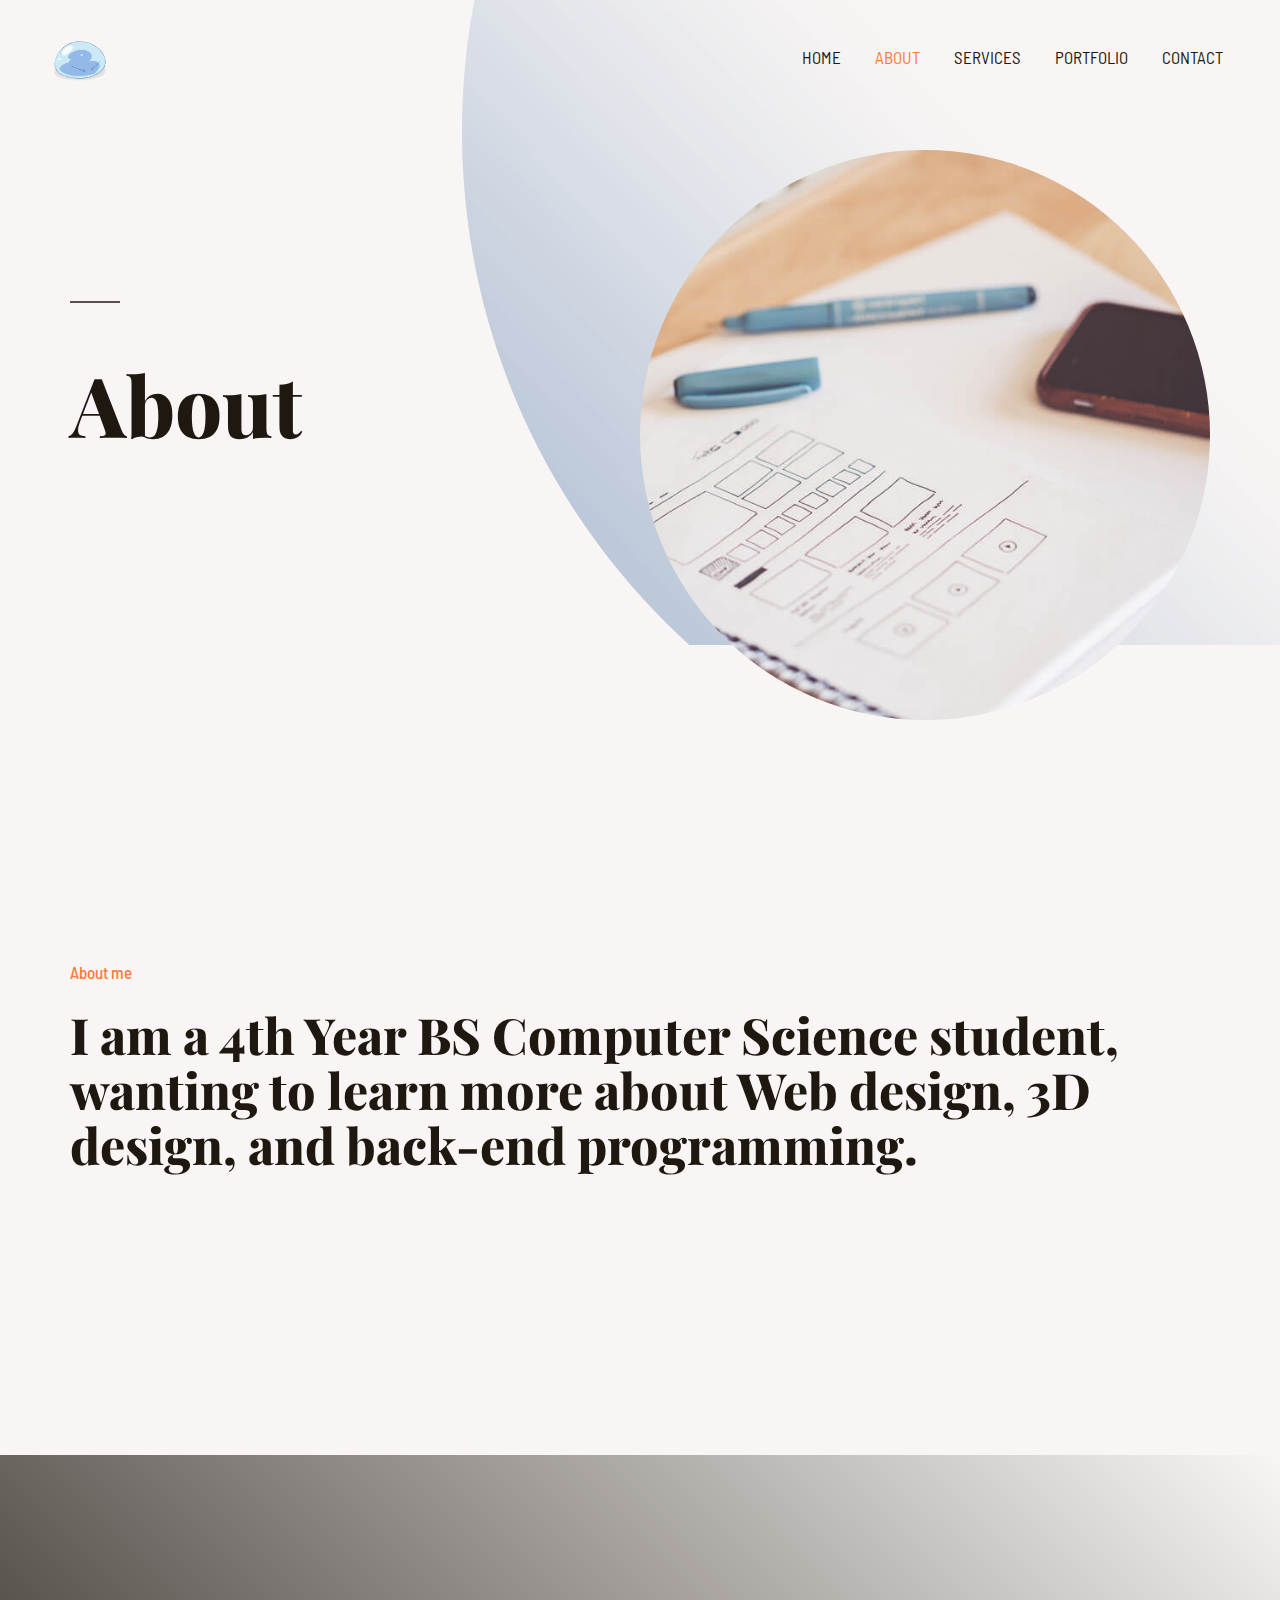
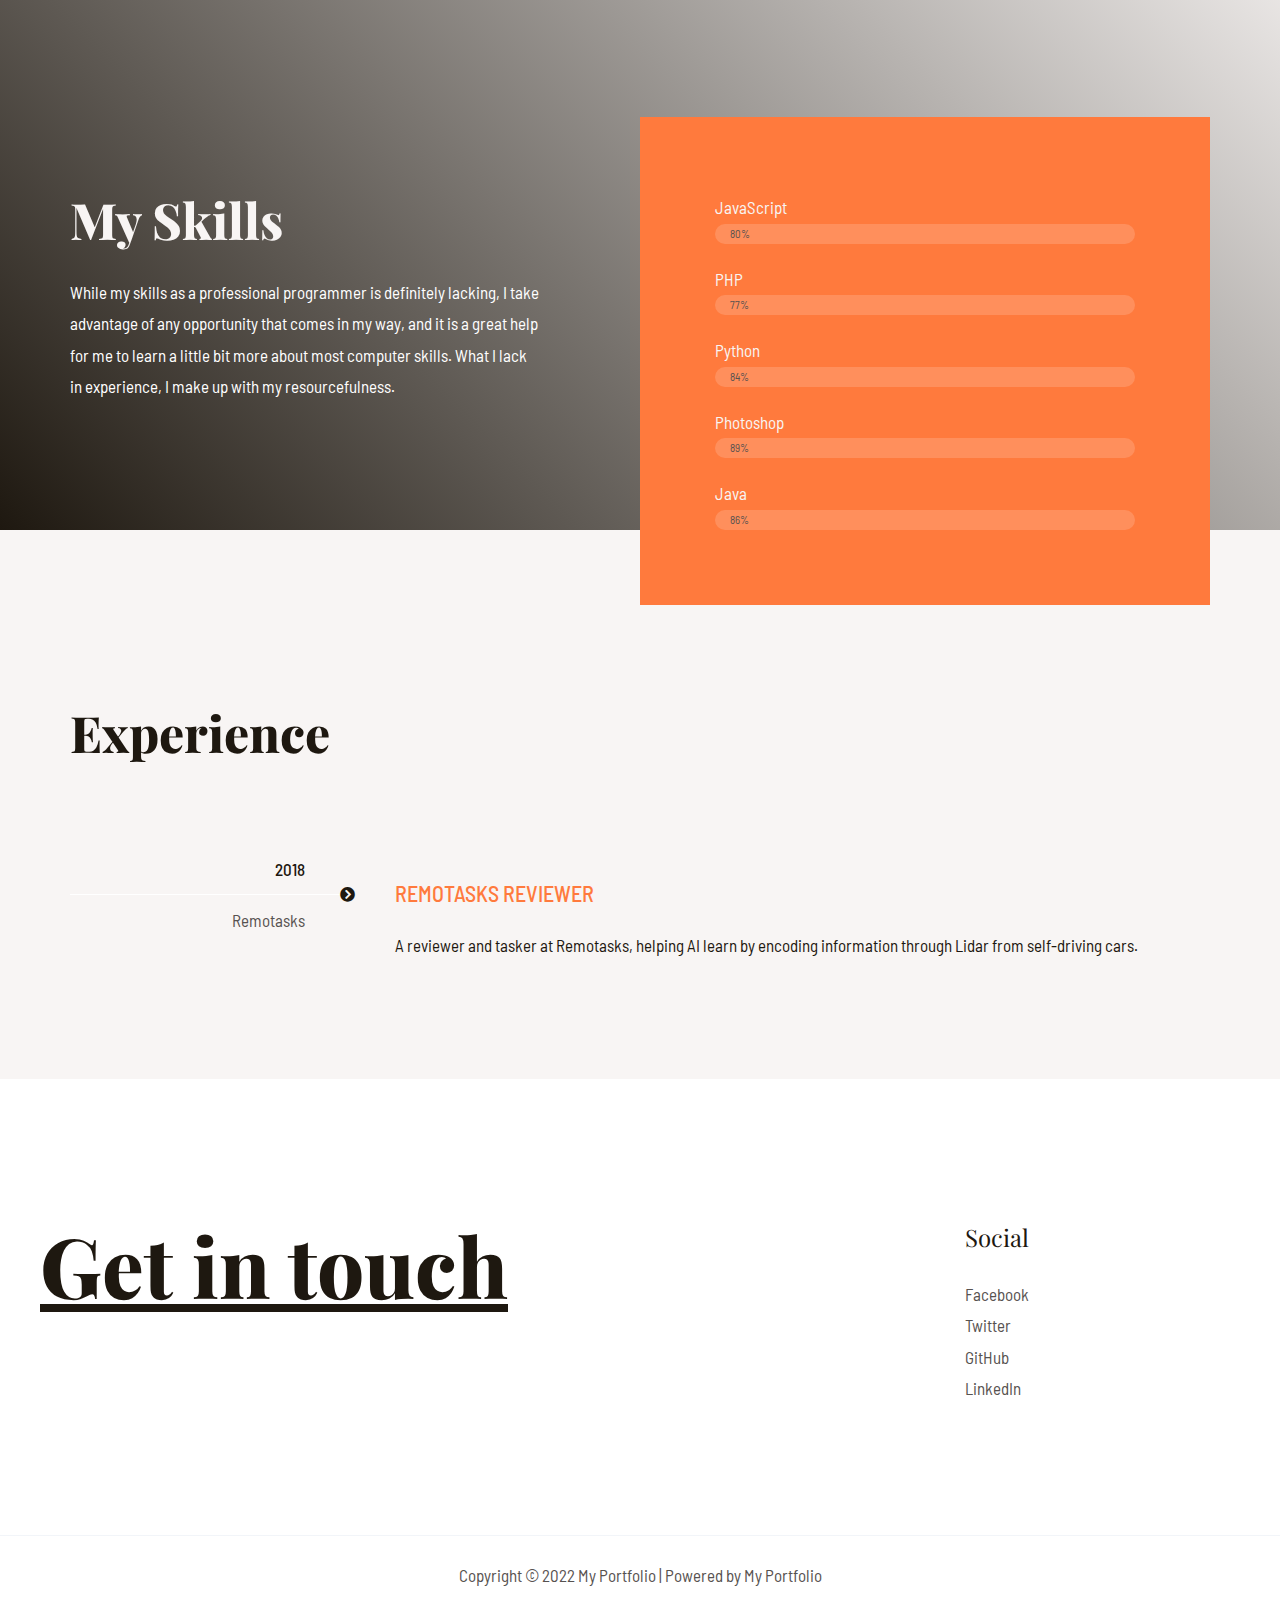
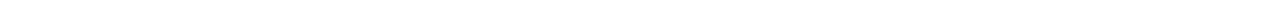
<file: about/index.html>
<!DOCTYPE html>
<html lang="en-US">
<head>
<meta charset="UTF-8">
<meta name="viewport" content="width=device-width, initial-scale=1">
<link rel="profile" href="https://gmpg.org/xfn/11">

<title>About &#8211; My Portfolio</title>
<meta name="robots" content="max-image-preview:large">
<link rel="dns-prefetch" href="//fonts.googleapis.com">
<link rel="dns-prefetch" href="//s.w.org">
<link rel="alternate" type="application/rss+xml" title="My Portfolio &raquo; Feed" href="./../feed/index.html">
<link rel="alternate" type="application/rss+xml" title="My Portfolio &raquo; Comments Feed" href="./../comments/feed/index.html">
<script>
window._wpemojiSettings = {"baseUrl":"https:\/\/s.w.org\/images\/core\/emoji\/13.1.0\/72x72\/","ext":".png","svgUrl":"https:\/\/s.w.org\/images\/core\/emoji\/13.1.0\/svg\/","svgExt":".svg","source":{"concatemoji":".\/wp-includes\/js\/wp-emoji-release.min.js"}};
/*! This file is auto-generated */
!function(e,a,t){var n,r,o,i=a.createElement("canvas"),p=i.getContext&&i.getContext("2d");function s(e,t){var a=String.fromCharCode;p.clearRect(0,0,i.width,i.height),p.fillText(a.apply(this,e),0,0);e=i.toDataURL();return p.clearRect(0,0,i.width,i.height),p.fillText(a.apply(this,t),0,0),e===i.toDataURL()}function c(e){var t=a.createElement("script");t.src=e,t.defer=t.type="text/javascript",a.getElementsByTagName("head")[0].appendChild(t)}for(o=Array("flag","emoji"),t.supports={everything:!0,everythingExceptFlag:!0},r=0;r<o.length;r++)t.supports[o[r]]=function(e){if(!p||!p.fillText)return!1;switch(p.textBaseline="top",p.font="600 32px Arial",e){case"flag":return s([127987,65039,8205,9895,65039],[127987,65039,8203,9895,65039])?!1:!s([55356,56826,55356,56819],[55356,56826,8203,55356,56819])&&!s([55356,57332,56128,56423,56128,56418,56128,56421,56128,56430,56128,56423,56128,56447],[55356,57332,8203,56128,56423,8203,56128,56418,8203,56128,56421,8203,56128,56430,8203,56128,56423,8203,56128,56447]);case"emoji":return!s([10084,65039,8205,55357,56613],[10084,65039,8203,55357,56613])}return!1}(o[r]),t.supports.everything=t.supports.everything&&t.supports[o[r]],"flag"!==o[r]&&(t.supports.everythingExceptFlag=t.supports.everythingExceptFlag&&t.supports[o[r]]);t.supports.everythingExceptFlag=t.supports.everythingExceptFlag&&!t.supports.flag,t.DOMReady=!1,t.readyCallback=function(){t.DOMReady=!0},t.supports.everything||(n=function(){t.readyCallback()},a.addEventListener?(a.addEventListener("DOMContentLoaded",n,!1),e.addEventListener("load",n,!1)):(e.attachEvent("onload",n),a.attachEvent("onreadystatechange",function(){"complete"===a.readyState&&t.readyCallback()})),(n=t.source||{}).concatemoji?c(n.concatemoji):n.wpemoji&&n.twemoji&&(c(n.twemoji),c(n.wpemoji)))}(window,document,window._wpemojiSettings);
</script>
<style>img.wp-smiley,
img.emoji {
	display: inline !important;
	border: none !important;
	box-shadow: none !important;
	height: 1em !important;
	width: 1em !important;
	margin: 0 0.07em !important;
	vertical-align: -0.1em !important;
	background: none !important;
	padding: 0 !important;
}</style>
	<link rel="stylesheet" id="astra-theme-css-css" href="./../wp-content/themes/astra/assets/css/minified/main.min.css" media="all">
<style id="astra-theme-css-inline-css">html{font-size:106.25%;}a,.page-title{color:var(--ast-global-color-2);}a:hover,a:focus{color:var(--ast-global-color-1);}body,button,input,select,textarea,.ast-button,.ast-custom-button{font-family:'Barlow Semi Condensed',sans-serif;font-weight:400;font-size:17px;font-size:1rem;}blockquote{color:var(--ast-global-color-3);}h1,.entry-content h1,h2,.entry-content h2,h3,.entry-content h3,h4,.entry-content h4,h5,.entry-content h5,h6,.entry-content h6,.site-title,.site-title a{font-family:'Barlow Semi Condensed',sans-serif;font-weight:500;}.site-title{font-size:35px;font-size:2.0588235294118rem;display:none;}header .custom-logo-link img{max-width:80px;}.astra-logo-svg{width:80px;}.ast-archive-description .ast-archive-title{font-size:40px;font-size:2.3529411764706rem;}.site-header .site-description{font-size:15px;font-size:0.88235294117647rem;display:none;}.entry-title{font-size:30px;font-size:1.7647058823529rem;}h1,.entry-content h1{font-size:83px;font-size:4.8823529411765rem;font-weight:800;font-family:'Playfair Display',serif;line-height:1.1;}h2,.entry-content h2{font-size:50px;font-size:2.9411764705882rem;font-weight:800;font-family:'Playfair Display',serif;line-height:1.1;}h3,.entry-content h3{font-size:35px;font-size:2.0588235294118rem;font-weight:800;font-family:'Playfair Display',serif;line-height:1.2;}h4,.entry-content h4{font-size:22px;font-size:1.2941176470588rem;font-family:'Barlow Semi Condensed',sans-serif;}h5,.entry-content h5{font-size:20px;font-size:1.1764705882353rem;font-family:'Barlow Semi Condensed',sans-serif;}h6,.entry-content h6{font-size:17px;font-size:1rem;font-family:'Barlow Semi Condensed',sans-serif;}.ast-single-post .entry-title,.page-title{font-size:30px;font-size:1.7647058823529rem;}::selection{background-color:var(--ast-global-color-0);color:#000000;}body,h1,.entry-title a,.entry-content h1,h2,.entry-content h2,h3,.entry-content h3,h4,.entry-content h4,h5,.entry-content h5,h6,.entry-content h6{color:var(--ast-global-color-3);}.tagcloud a:hover,.tagcloud a:focus,.tagcloud a.current-item{color:#ffffff;border-color:var(--ast-global-color-2);background-color:var(--ast-global-color-2);}input:focus,input[type="text"]:focus,input[type="email"]:focus,input[type="url"]:focus,input[type="password"]:focus,input[type="reset"]:focus,input[type="search"]:focus,textarea:focus{border-color:var(--ast-global-color-2);}input[type="radio"]:checked,input[type=reset],input[type="checkbox"]:checked,input[type="checkbox"]:hover:checked,input[type="checkbox"]:focus:checked,input[type=range]::-webkit-slider-thumb{border-color:var(--ast-global-color-2);background-color:var(--ast-global-color-2);box-shadow:none;}.site-footer a:hover + .post-count,.site-footer a:focus + .post-count{background:var(--ast-global-color-2);border-color:var(--ast-global-color-2);}.single .nav-links .nav-previous,.single .nav-links .nav-next{color:var(--ast-global-color-2);}.entry-meta,.entry-meta *{line-height:1.45;color:var(--ast-global-color-2);}.entry-meta a:hover,.entry-meta a:hover *,.entry-meta a:focus,.entry-meta a:focus *,.page-links > .page-link,.page-links .page-link:hover,.post-navigation a:hover{color:var(--ast-global-color-1);}#cat option,.secondary .calendar_wrap thead a,.secondary .calendar_wrap thead a:visited{color:var(--ast-global-color-2);}.secondary .calendar_wrap #today,.ast-progress-val span{background:var(--ast-global-color-2);}.secondary a:hover + .post-count,.secondary a:focus + .post-count{background:var(--ast-global-color-2);border-color:var(--ast-global-color-2);}.calendar_wrap #today > a{color:#ffffff;}.page-links .page-link,.single .post-navigation a{color:var(--ast-global-color-2);}.widget-title{font-size:24px;font-size:1.4117647058824rem;color:var(--ast-global-color-3);}.site-logo-img img{ transition:all 0.2s linear;}.ast-page-builder-template .hentry {margin: 0;}.ast-page-builder-template .site-content > .ast-container {max-width: 100%;padding: 0;}.ast-page-builder-template .site-content #primary {padding: 0;margin: 0;}.ast-page-builder-template .no-results {text-align: center;margin: 4em auto;}.ast-page-builder-template .ast-pagination {padding: 2em;}.ast-page-builder-template .entry-header.ast-no-title.ast-no-thumbnail {margin-top: 0;}.ast-page-builder-template .entry-header.ast-header-without-markup {margin-top: 0;margin-bottom: 0;}.ast-page-builder-template .entry-header.ast-no-title.ast-no-meta {margin-bottom: 0;}.ast-page-builder-template.single .post-navigation {padding-bottom: 2em;}.ast-page-builder-template.single-post .site-content > .ast-container {max-width: 100%;}.ast-page-builder-template .entry-header {margin-top: 4em;margin-left: auto;margin-right: auto;padding-left: 20px;padding-right: 20px;}.ast-page-builder-template .ast-archive-description {margin-top: 4em;margin-left: auto;margin-right: auto;padding-left: 20px;padding-right: 20px;}.single.ast-page-builder-template .entry-header {padding-left: 20px;padding-right: 20px;}.ast-page-builder-template.ast-no-sidebar .entry-content .alignwide {margin-left: 0;margin-right: 0;}@media (max-width:921px){#ast-desktop-header{display:none;}}@media (min-width:921px){#ast-mobile-header{display:none;}}.wp-block-buttons.aligncenter{justify-content:center;}@media (min-width:1200px){.wp-block-group .has-background{padding:20px;}}@media (min-width:1200px){.ast-no-sidebar.ast-separate-container .entry-content .wp-block-group.alignwide,.ast-no-sidebar.ast-separate-container .entry-content .wp-block-cover.alignwide{margin-left:-20px;margin-right:-20px;padding-left:20px;padding-right:20px;}.ast-no-sidebar.ast-separate-container .entry-content .wp-block-cover.alignfull,.ast-no-sidebar.ast-separate-container .entry-content .wp-block-group.alignfull{margin-left:-6.67em;margin-right:-6.67em;padding-left:6.67em;padding-right:6.67em;}}@media (min-width:1200px){.wp-block-cover-image.alignwide .wp-block-cover__inner-container,.wp-block-cover.alignwide .wp-block-cover__inner-container,.wp-block-cover-image.alignfull .wp-block-cover__inner-container,.wp-block-cover.alignfull .wp-block-cover__inner-container{width:100%;}}.ast-plain-container.ast-no-sidebar #primary{margin-top:0;margin-bottom:0;}@media (max-width:921px){.ast-theme-transparent-header #primary,.ast-theme-transparent-header #secondary{padding:0;}}.wp-block-columns{margin-bottom:unset;}.wp-block-image.size-full{margin:2rem 0;}.wp-block-separator.has-background{padding:0;}.wp-block-gallery{margin-bottom:1.6em;}.wp-block-group{padding-top:4em;padding-bottom:4em;}.wp-block-group__inner-container .wp-block-columns:last-child,.wp-block-group__inner-container :last-child,.wp-block-table table{margin-bottom:0;}.blocks-gallery-grid{width:100%;}.wp-block-navigation-link__content{padding:5px 0;}.wp-block-group .wp-block-group .has-text-align-center,.wp-block-group .wp-block-column .has-text-align-center{max-width:100%;}.has-text-align-center{margin:0 auto;}@media (min-width:1200px){.wp-block-cover__inner-container,.alignwide .wp-block-group__inner-container,.alignfull .wp-block-group__inner-container{max-width:1200px;margin:0 auto;}.wp-block-group.alignnone,.wp-block-group.aligncenter,.wp-block-group.alignleft,.wp-block-group.alignright,.wp-block-group.alignwide,.wp-block-columns.alignwide{margin:2rem 0 1rem 0;}}@media (max-width:1200px){.wp-block-group{padding:3em;}.wp-block-group .wp-block-group{padding:1.5em;}.wp-block-columns,.wp-block-column{margin:1rem 0;}}@media (min-width:921px){.wp-block-columns .wp-block-group{padding:2em;}}@media (max-width:544px){.wp-block-cover-image .wp-block-cover__inner-container,.wp-block-cover .wp-block-cover__inner-container{width:unset;}.wp-block-cover,.wp-block-cover-image{padding:2em 0;}.wp-block-group,.wp-block-cover{padding:2em;}.wp-block-media-text__media img,.wp-block-media-text__media video{width:unset;max-width:100%;}.wp-block-media-text.has-background .wp-block-media-text__content{padding:1em;}}@media (max-width:921px){.ast-plain-container.ast-no-sidebar #primary{padding:0;}}@media (min-width:544px){.entry-content .wp-block-media-text.has-media-on-the-right .wp-block-media-text__content{padding:0 8% 0 0;}.entry-content .wp-block-media-text .wp-block-media-text__content{padding:0 0 0 8%;}.ast-plain-container .site-content .entry-content .has-custom-content-position.is-position-bottom-left > *,.ast-plain-container .site-content .entry-content .has-custom-content-position.is-position-bottom-right > *,.ast-plain-container .site-content .entry-content .has-custom-content-position.is-position-top-left > *,.ast-plain-container .site-content .entry-content .has-custom-content-position.is-position-top-right > *,.ast-plain-container .site-content .entry-content .has-custom-content-position.is-position-center-right > *,.ast-plain-container .site-content .entry-content .has-custom-content-position.is-position-center-left > *{margin:0;}}@media (max-width:544px){.entry-content .wp-block-media-text .wp-block-media-text__content{padding:8% 0;}.wp-block-media-text .wp-block-media-text__media img{width:auto;max-width:100%;}}.wp-block-button.is-style-outline .wp-block-button__link{border-color:rgba(0,0,0,0);border-top-width:2px;border-right-width:2px;border-bottom-width:2px;border-left-width:2px;}.wp-block-button.is-style-outline > .wp-block-button__link:not(.has-text-color),.wp-block-button.wp-block-button__link.is-style-outline:not(.has-text-color){color:rgba(0,0,0,0);}.wp-block-button.is-style-outline .wp-block-button__link:hover,.wp-block-button.is-style-outline .wp-block-button__link:focus{color:var(--ast-global-color-2) !important;background-color:rgba(0,0,0,0);border-color:rgba(0,0,0,0);}.post-page-numbers.current .page-link,.ast-pagination .page-numbers.current{color:#000000;border-color:var(--ast-global-color-0);background-color:var(--ast-global-color-0);border-radius:2px;}@media (max-width:921px){.wp-block-button.is-style-outline .wp-block-button__link{padding-top:calc(15px - 2px);padding-right:calc(30px - 2px);padding-bottom:calc(15px - 2px);padding-left:calc(30px - 2px);}}@media (max-width:544px){.wp-block-button.is-style-outline .wp-block-button__link{padding-top:calc(15px - 2px);padding-right:calc(30px - 2px);padding-bottom:calc(15px - 2px);padding-left:calc(30px - 2px);}}@media (min-width:544px){.entry-content > .alignleft{margin-right:20px;}.entry-content > .alignright{margin-left:20px;}.wp-block-group.has-background{padding:20px;}}@media (max-width:921px){.ast-separate-container .ast-article-post,.ast-separate-container .ast-article-single{padding:1.5em 2.14em;}.ast-separate-container #primary,.ast-separate-container #secondary{padding:1.5em 0;}#primary,#secondary{padding:1.5em 0;margin:0;}.ast-left-sidebar #content > .ast-container{display:flex;flex-direction:column-reverse;width:100%;}.ast-author-box img.avatar{margin:20px 0 0 0;}}@media (min-width:922px){.ast-separate-container.ast-right-sidebar #primary,.ast-separate-container.ast-left-sidebar #primary{border:0;}.search-no-results.ast-separate-container #primary{margin-bottom:4em;}}.elementor-button-wrapper .elementor-button{border-style:solid;text-decoration:none;border-top-width:0;border-right-width:0;border-left-width:0;border-bottom-width:0;}body .elementor-button.elementor-size-sm,body .elementor-button.elementor-size-xs,body .elementor-button.elementor-size-md,body .elementor-button.elementor-size-lg,body .elementor-button.elementor-size-xl,body .elementor-button{border-radius:2px;padding-top:0px;padding-right:0px;padding-bottom:0px;padding-left:0px;}.elementor-button-wrapper .elementor-button{border-color:rgba(0,0,0,0);background-color:rgba(0,0,0,0);}.elementor-button-wrapper .elementor-button:hover,.elementor-button-wrapper .elementor-button:focus{color:var(--ast-global-color-2);background-color:rgba(0,0,0,0);border-color:rgba(0,0,0,0);}.wp-block-button .wp-block-button__link ,.elementor-button-wrapper .elementor-button,.elementor-button-wrapper .elementor-button:visited{color:var(--ast-global-color-0);}.elementor-button-wrapper .elementor-button{font-family:inherit;font-weight:inherit;line-height:1;text-transform:uppercase;letter-spacing:2px;}body .elementor-button.elementor-size-sm,body .elementor-button.elementor-size-xs,body .elementor-button.elementor-size-md,body .elementor-button.elementor-size-lg,body .elementor-button.elementor-size-xl,body .elementor-button{font-size:16px;font-size:0.94117647058824rem;}.wp-block-button .wp-block-button__link:hover,.wp-block-button .wp-block-button__link:focus{color:var(--ast-global-color-2);background-color:rgba(0,0,0,0);border-color:rgba(0,0,0,0);}.elementor-widget-heading h1.elementor-heading-title{line-height:1.1;}.elementor-widget-heading h2.elementor-heading-title{line-height:1.1;}.elementor-widget-heading h3.elementor-heading-title{line-height:1.2;}.wp-block-button .wp-block-button__link{border:none;background-color:rgba(0,0,0,0);color:var(--ast-global-color-0);font-family:inherit;font-weight:inherit;line-height:1;text-transform:uppercase;letter-spacing:2px;font-size:16px;font-size:0.94117647058824rem;border-radius:2px;padding:15px 30px;}.wp-block-button.is-style-outline .wp-block-button__link{border-style:solid;border-top-width:2px;border-right-width:2px;border-left-width:2px;border-bottom-width:2px;border-color:rgba(0,0,0,0);padding-top:calc(15px - 2px);padding-right:calc(30px - 2px);padding-bottom:calc(15px - 2px);padding-left:calc(30px - 2px);}@media (max-width:921px){.wp-block-button .wp-block-button__link{border:none;padding:15px 30px;}.wp-block-button.is-style-outline .wp-block-button__link{padding-top:calc(15px - 2px);padding-right:calc(30px - 2px);padding-bottom:calc(15px - 2px);padding-left:calc(30px - 2px);}}@media (max-width:544px){.wp-block-button .wp-block-button__link{border:none;padding:15px 30px;}.wp-block-button.is-style-outline .wp-block-button__link{padding-top:calc(15px - 2px);padding-right:calc(30px - 2px);padding-bottom:calc(15px - 2px);padding-left:calc(30px - 2px);}}.menu-toggle,button,.ast-button,.ast-custom-button,.button,input#submit,input[type="button"],input[type="submit"],input[type="reset"]{border-style:solid;border-top-width:0;border-right-width:0;border-left-width:0;border-bottom-width:0;color:var(--ast-global-color-0);border-color:rgba(0,0,0,0);background-color:rgba(0,0,0,0);border-radius:2px;padding-top:0px;padding-right:0px;padding-bottom:0px;padding-left:0px;font-family:inherit;font-weight:inherit;font-size:16px;font-size:0.94117647058824rem;line-height:1;text-transform:uppercase;letter-spacing:2px;}button:focus,.menu-toggle:hover,button:hover,.ast-button:hover,.ast-custom-button:hover .button:hover,.ast-custom-button:hover ,input[type=reset]:hover,input[type=reset]:focus,input#submit:hover,input#submit:focus,input[type="button"]:hover,input[type="button"]:focus,input[type="submit"]:hover,input[type="submit"]:focus{color:var(--ast-global-color-2);background-color:rgba(0,0,0,0);border-color:rgba(0,0,0,0);}@media (min-width:544px){.ast-container{max-width:100%;}}@media (max-width:544px){.ast-separate-container .ast-article-post,.ast-separate-container .ast-article-single,.ast-separate-container .comments-title,.ast-separate-container .ast-archive-description{padding:1.5em 1em;}.ast-separate-container #content .ast-container{padding-left:0.54em;padding-right:0.54em;}.ast-separate-container .ast-comment-list li.depth-1{padding:1.5em 1em;margin-bottom:1.5em;}.ast-separate-container .ast-comment-list .bypostauthor{padding:.5em;}.ast-search-menu-icon.ast-dropdown-active .search-field{width:170px;}}@media (max-width:921px){.ast-mobile-header-stack .main-header-bar .ast-search-menu-icon{display:inline-block;}.ast-header-break-point.ast-header-custom-item-outside .ast-mobile-header-stack .main-header-bar .ast-search-icon{margin:0;}.ast-comment-avatar-wrap img{max-width:2.5em;}.ast-separate-container .ast-comment-list li.depth-1{padding:1.5em 2.14em;}.ast-separate-container .comment-respond{padding:2em 2.14em;}.ast-comment-meta{padding:0 1.8888em 1.3333em;}}body,.ast-separate-container{background-color:var(--ast-global-color-4);;background-image:none;;}.ast-no-sidebar.ast-separate-container .entry-content .alignfull {margin-left: -6.67em;margin-right: -6.67em;width: auto;}@media (max-width: 1200px) {.ast-no-sidebar.ast-separate-container .entry-content .alignfull {margin-left: -2.4em;margin-right: -2.4em;}}@media (max-width: 768px) {.ast-no-sidebar.ast-separate-container .entry-content .alignfull {margin-left: -2.14em;margin-right: -2.14em;}}@media (max-width: 544px) {.ast-no-sidebar.ast-separate-container .entry-content .alignfull {margin-left: -1em;margin-right: -1em;}}.ast-no-sidebar.ast-separate-container .entry-content .alignwide {margin-left: -20px;margin-right: -20px;}.ast-no-sidebar.ast-separate-container .entry-content .wp-block-column .alignfull,.ast-no-sidebar.ast-separate-container .entry-content .wp-block-column .alignwide {margin-left: auto;margin-right: auto;width: 100%;}@media (max-width:921px){.site-title{display:none;}.ast-archive-description .ast-archive-title{font-size:40px;}.site-header .site-description{display:none;}.entry-title{font-size:30px;}h1,.entry-content h1{font-size:60px;}h2,.entry-content h2{font-size:43px;}h3,.entry-content h3{font-size:30px;}.ast-single-post .entry-title,.page-title{font-size:30px;}}@media (max-width:544px){.site-title{display:none;}.ast-archive-description .ast-archive-title{font-size:40px;}.site-header .site-description{display:none;}.entry-title{font-size:30px;}h1,.entry-content h1{font-size:45px;}h2,.entry-content h2{font-size:35px;}h3,.entry-content h3{font-size:20px;}.ast-single-post .entry-title,.page-title{font-size:30px;}}@media (max-width:921px){html{font-size:96.9%;}}@media (max-width:544px){html{font-size:96.9%;}}@media (min-width:922px){.ast-container{max-width:1240px;}}@media (min-width:922px){.site-content .ast-container{display:flex;}}@media (max-width:921px){.site-content .ast-container{flex-direction:column;}}@media (min-width:922px){.main-header-menu .sub-menu .menu-item.ast-left-align-sub-menu:hover > .sub-menu,.main-header-menu .sub-menu .menu-item.ast-left-align-sub-menu.focus > .sub-menu{margin-left:-0px;}}.ast-theme-transparent-header [data-section="section-header-mobile-trigger"] .ast-button-wrap .mobile-menu-toggle-icon .ast-mobile-svg{fill:var(--ast-global-color-2);}.ast-theme-transparent-header [data-section="section-header-mobile-trigger"] .ast-button-wrap .mobile-menu-wrap .mobile-menu{color:var(--ast-global-color-2);}.ast-theme-transparent-header [data-section="section-header-mobile-trigger"] .ast-button-wrap .ast-mobile-menu-trigger-minimal{background:transparent;}blockquote {padding: 1.2em;}:root .has-ast-global-color-0-color{color:var(--ast-global-color-0);}:root .has-ast-global-color-0-background-color{background-color:var(--ast-global-color-0);}:root .wp-block-button .has-ast-global-color-0-color{color:var(--ast-global-color-0);}:root .wp-block-button .has-ast-global-color-0-background-color{background-color:var(--ast-global-color-0);}:root .has-ast-global-color-1-color{color:var(--ast-global-color-1);}:root .has-ast-global-color-1-background-color{background-color:var(--ast-global-color-1);}:root .wp-block-button .has-ast-global-color-1-color{color:var(--ast-global-color-1);}:root .wp-block-button .has-ast-global-color-1-background-color{background-color:var(--ast-global-color-1);}:root .has-ast-global-color-2-color{color:var(--ast-global-color-2);}:root .has-ast-global-color-2-background-color{background-color:var(--ast-global-color-2);}:root .wp-block-button .has-ast-global-color-2-color{color:var(--ast-global-color-2);}:root .wp-block-button .has-ast-global-color-2-background-color{background-color:var(--ast-global-color-2);}:root .has-ast-global-color-3-color{color:var(--ast-global-color-3);}:root .has-ast-global-color-3-background-color{background-color:var(--ast-global-color-3);}:root .wp-block-button .has-ast-global-color-3-color{color:var(--ast-global-color-3);}:root .wp-block-button .has-ast-global-color-3-background-color{background-color:var(--ast-global-color-3);}:root .has-ast-global-color-4-color{color:var(--ast-global-color-4);}:root .has-ast-global-color-4-background-color{background-color:var(--ast-global-color-4);}:root .wp-block-button .has-ast-global-color-4-color{color:var(--ast-global-color-4);}:root .wp-block-button .has-ast-global-color-4-background-color{background-color:var(--ast-global-color-4);}:root .has-ast-global-color-5-color{color:var(--ast-global-color-5);}:root .has-ast-global-color-5-background-color{background-color:var(--ast-global-color-5);}:root .wp-block-button .has-ast-global-color-5-color{color:var(--ast-global-color-5);}:root .wp-block-button .has-ast-global-color-5-background-color{background-color:var(--ast-global-color-5);}:root .has-ast-global-color-6-color{color:var(--ast-global-color-6);}:root .has-ast-global-color-6-background-color{background-color:var(--ast-global-color-6);}:root .wp-block-button .has-ast-global-color-6-color{color:var(--ast-global-color-6);}:root .wp-block-button .has-ast-global-color-6-background-color{background-color:var(--ast-global-color-6);}:root .has-ast-global-color-7-color{color:var(--ast-global-color-7);}:root .has-ast-global-color-7-background-color{background-color:var(--ast-global-color-7);}:root .wp-block-button .has-ast-global-color-7-color{color:var(--ast-global-color-7);}:root .wp-block-button .has-ast-global-color-7-background-color{background-color:var(--ast-global-color-7);}:root .has-ast-global-color-8-color{color:var(--ast-global-color-8);}:root .has-ast-global-color-8-background-color{background-color:var(--ast-global-color-8);}:root .wp-block-button .has-ast-global-color-8-color{color:var(--ast-global-color-8);}:root .wp-block-button .has-ast-global-color-8-background-color{background-color:var(--ast-global-color-8);}:root{--ast-global-color-0:#FF7A3D;--ast-global-color-1:#FF5100;--ast-global-color-2:#1E1810;--ast-global-color-3:#575250;--ast-global-color-4:#F8F5F4;--ast-global-color-5:#FFFFFF;--ast-global-color-6:#000000;--ast-global-color-7:#4B4F58;--ast-global-color-8:#F6F7F8;}.ast-theme-transparent-header #masthead .site-logo-img .transparent-custom-logo .astra-logo-svg{width:150px;}.ast-theme-transparent-header #masthead .site-logo-img .transparent-custom-logo img{ max-width:150px;}@media (max-width:921px){.ast-theme-transparent-header #masthead .site-logo-img .transparent-custom-logo .astra-logo-svg{width:120px;}.ast-theme-transparent-header #masthead .site-logo-img .transparent-custom-logo img{ max-width:120px;}}@media (max-width:543px){.ast-theme-transparent-header #masthead .site-logo-img .transparent-custom-logo .astra-logo-svg{width:100px;}.ast-theme-transparent-header #masthead .site-logo-img .transparent-custom-logo img{ max-width:100px;}}@media (min-width:921px){.ast-theme-transparent-header #masthead{position:absolute;left:0;right:0;}.ast-theme-transparent-header .main-header-bar,.ast-theme-transparent-header.ast-header-break-point .main-header-bar{background:none;}body.elementor-editor-active.ast-theme-transparent-header #masthead,.fl-builder-edit .ast-theme-transparent-header #masthead,body.vc_editor.ast-theme-transparent-header #masthead,body.brz-ed.ast-theme-transparent-header #masthead{z-index:0;}.ast-header-break-point.ast-replace-site-logo-transparent.ast-theme-transparent-header .custom-mobile-logo-link{display:none;}.ast-header-break-point.ast-replace-site-logo-transparent.ast-theme-transparent-header .transparent-custom-logo{display:inline-block;}.ast-theme-transparent-header .ast-above-header,.ast-theme-transparent-header .ast-above-header.ast-above-header-bar{background-image:none;background-color:transparent;}.ast-theme-transparent-header .ast-below-header{background-image:none;background-color:transparent;}}.ast-theme-transparent-header .ast-builder-menu .main-header-menu,.ast-theme-transparent-header .ast-builder-menu .main-header-menu .menu-link,.ast-theme-transparent-header [CLASS*="ast-builder-menu-"] .main-header-menu .menu-item > .menu-link,.ast-theme-transparent-header .ast-masthead-custom-menu-items,.ast-theme-transparent-header .ast-masthead-custom-menu-items a,.ast-theme-transparent-header .ast-builder-menu .main-header-menu .menu-item > .ast-menu-toggle,.ast-theme-transparent-header .ast-builder-menu .main-header-menu .menu-item > .ast-menu-toggle,.ast-theme-transparent-header .ast-above-header-navigation a,.ast-header-break-point.ast-theme-transparent-header .ast-above-header-navigation a,.ast-header-break-point.ast-theme-transparent-header .ast-above-header-navigation > ul.ast-above-header-menu > .menu-item-has-children:not(.current-menu-item) > .ast-menu-toggle,.ast-theme-transparent-header .ast-below-header-menu,.ast-theme-transparent-header .ast-below-header-menu a,.ast-header-break-point.ast-theme-transparent-header .ast-below-header-menu a,.ast-header-break-point.ast-theme-transparent-header .ast-below-header-menu,.ast-theme-transparent-header .main-header-menu .menu-link{color:var(--ast-global-color-2);}.ast-theme-transparent-header .ast-builder-menu .main-header-menu .menu-item:hover > .menu-link,.ast-theme-transparent-header .ast-builder-menu .main-header-menu .menu-item:hover > .ast-menu-toggle,.ast-theme-transparent-header .ast-builder-menu .main-header-menu .ast-masthead-custom-menu-items a:hover,.ast-theme-transparent-header .ast-builder-menu .main-header-menu .focus > .menu-link,.ast-theme-transparent-header .ast-builder-menu .main-header-menu .focus > .ast-menu-toggle,.ast-theme-transparent-header .ast-builder-menu .main-header-menu .current-menu-item > .menu-link,.ast-theme-transparent-header .ast-builder-menu .main-header-menu .current-menu-ancestor > .menu-link,.ast-theme-transparent-header .ast-builder-menu .main-header-menu .current-menu-item > .ast-menu-toggle,.ast-theme-transparent-header .ast-builder-menu .main-header-menu .current-menu-ancestor > .ast-menu-toggle,.ast-theme-transparent-header [CLASS*="ast-builder-menu-"] .main-header-menu .current-menu-item > .menu-link,.ast-theme-transparent-header [CLASS*="ast-builder-menu-"] .main-header-menu .current-menu-ancestor > .menu-link,.ast-theme-transparent-header [CLASS*="ast-builder-menu-"] .main-header-menu .current-menu-item > .ast-menu-toggle,.ast-theme-transparent-header [CLASS*="ast-builder-menu-"] .main-header-menu .current-menu-ancestor > .ast-menu-toggle,.ast-theme-transparent-header .main-header-menu .menu-item:hover > .menu-link,.ast-theme-transparent-header .main-header-menu .current-menu-item > .menu-link,.ast-theme-transparent-header .main-header-menu .current-menu-ancestor > .menu-link{color:var(--ast-global-color-0);}@media (max-width:921px){.ast-theme-transparent-header #masthead{position:absolute;left:0;right:0;}.ast-theme-transparent-header .main-header-bar,.ast-theme-transparent-header.ast-header-break-point .main-header-bar{background:none;}body.elementor-editor-active.ast-theme-transparent-header #masthead,.fl-builder-edit .ast-theme-transparent-header #masthead,body.vc_editor.ast-theme-transparent-header #masthead,body.brz-ed.ast-theme-transparent-header #masthead{z-index:0;}.ast-header-break-point.ast-replace-site-logo-transparent.ast-theme-transparent-header .custom-mobile-logo-link{display:none;}.ast-header-break-point.ast-replace-site-logo-transparent.ast-theme-transparent-header .transparent-custom-logo{display:inline-block;}.ast-theme-transparent-header .ast-above-header,.ast-theme-transparent-header .ast-above-header.ast-above-header-bar{background-image:none;background-color:transparent;}.ast-theme-transparent-header .ast-below-header{background-image:none;background-color:transparent;}}.ast-theme-transparent-header #ast-desktop-header > [CLASS*="-header-wrap"]:nth-last-child(2) > [CLASS*="-header-bar"],.ast-theme-transparent-header.ast-header-break-point #ast-mobile-header > [CLASS*="-header-wrap"]:nth-last-child(2) > [CLASS*="-header-bar"]{border-bottom-style:none;}.ast-breadcrumbs .trail-browse,.ast-breadcrumbs .trail-items,.ast-breadcrumbs .trail-items li{display:inline-block;margin:0;padding:0;border:none;background:inherit;text-indent:0;}.ast-breadcrumbs .trail-browse{font-size:inherit;font-style:inherit;font-weight:inherit;color:inherit;}.ast-breadcrumbs .trail-items{list-style:none;}.trail-items li::after{padding:0 0.3em;content:"\00bb";}.trail-items li:last-of-type::after{display:none;}h1,.entry-content h1,h2,.entry-content h2,h3,.entry-content h3,h4,.entry-content h4,h5,.entry-content h5,h6,.entry-content h6{color:var(--ast-global-color-2);}@media (max-width:921px){.ast-builder-grid-row-container.ast-builder-grid-row-tablet-3-firstrow .ast-builder-grid-row > *:first-child,.ast-builder-grid-row-container.ast-builder-grid-row-tablet-3-lastrow .ast-builder-grid-row > *:last-child{grid-column:1 / -1;}}@media (max-width:544px){.ast-builder-grid-row-container.ast-builder-grid-row-mobile-3-firstrow .ast-builder-grid-row > *:first-child,.ast-builder-grid-row-container.ast-builder-grid-row-mobile-3-lastrow .ast-builder-grid-row > *:last-child{grid-column:1 / -1;}}.ast-builder-layout-element[data-section="title_tagline"]{display:flex;}@media (max-width:921px){.ast-header-break-point .ast-builder-layout-element[data-section="title_tagline"]{display:flex;}}@media (max-width:544px){.ast-header-break-point .ast-builder-layout-element[data-section="title_tagline"]{display:flex;}}.ast-builder-menu-1{font-family:inherit;font-weight:inherit;text-transform:uppercase;}.ast-builder-menu-1 .sub-menu,.ast-builder-menu-1 .inline-on-mobile .sub-menu{border-top-width:2px;border-bottom-width:0px;border-right-width:0px;border-left-width:0px;border-color:var(--ast-global-color-0);border-style:solid;border-radius:0px;}.ast-builder-menu-1 .main-header-menu > .menu-item > .sub-menu,.ast-builder-menu-1 .main-header-menu > .menu-item > .astra-full-megamenu-wrapper{margin-top:0px;}.ast-desktop .ast-builder-menu-1 .main-header-menu > .menu-item > .sub-menu:before,.ast-desktop .ast-builder-menu-1 .main-header-menu > .menu-item > .astra-full-megamenu-wrapper:before{height:calc( 0px + 5px );}.ast-desktop .ast-builder-menu-1 .menu-item .sub-menu .menu-link{border-style:none;}@media (max-width:921px){.ast-header-break-point .ast-builder-menu-1 .menu-item.menu-item-has-children > .ast-menu-toggle{top:0;}.ast-builder-menu-1 .menu-item-has-children > .menu-link:after{content:unset;}}@media (max-width:544px){.ast-header-break-point .ast-builder-menu-1 .menu-item.menu-item-has-children > .ast-menu-toggle{top:0;}}.ast-builder-menu-1{display:flex;}@media (max-width:921px){.ast-header-break-point .ast-builder-menu-1{display:flex;}}@media (max-width:544px){.ast-header-break-point .ast-builder-menu-1{display:flex;}}.ast-desktop .ast-menu-hover-style-underline > .menu-item > .menu-link:before,.ast-desktop .ast-menu-hover-style-overline > .menu-item > .menu-link:before {content: "";position: absolute;width: 100%;right: 50%;height: 1px;background-color: transparent;transform: scale(0,0) translate(-50%,0);transition: transform .3s ease-in-out,color .0s ease-in-out;}.ast-desktop .ast-menu-hover-style-underline > .menu-item:hover > .menu-link:before,.ast-desktop .ast-menu-hover-style-overline > .menu-item:hover > .menu-link:before {width: calc(100% - 1.2em);background-color: currentColor;transform: scale(1,1) translate(50%,0);}.ast-desktop .ast-menu-hover-style-underline > .menu-item > .menu-link:before {bottom: 0;}.ast-desktop .ast-menu-hover-style-overline > .menu-item > .menu-link:before {top: 0;}.ast-desktop .ast-menu-hover-style-zoom > .menu-item > .menu-link:hover {transition: all .3s ease;transform: scale(1.2);}.site-below-footer-wrap{padding-top:20px;padding-bottom:20px;}.site-below-footer-wrap[data-section="section-below-footer-builder"]{background-color:rgba(255,255,255,0);;background-image:none;;min-height:80px;border-style:solid;border-width:0px;border-top-width:1px;border-top-color:rgba(8,63,135,0.05);}.site-below-footer-wrap[data-section="section-below-footer-builder"] .ast-builder-grid-row{max-width:1200px;margin-left:auto;margin-right:auto;}.site-below-footer-wrap[data-section="section-below-footer-builder"] .ast-builder-grid-row,.site-below-footer-wrap[data-section="section-below-footer-builder"] .site-footer-section{align-items:flex-start;}.site-below-footer-wrap[data-section="section-below-footer-builder"].ast-footer-row-inline .site-footer-section{display:flex;margin-bottom:0;}.ast-builder-grid-row-full .ast-builder-grid-row{grid-template-columns:1fr;}@media (max-width:921px){.site-below-footer-wrap[data-section="section-below-footer-builder"].ast-footer-row-tablet-inline .site-footer-section{display:flex;margin-bottom:0;}.site-below-footer-wrap[data-section="section-below-footer-builder"].ast-footer-row-tablet-stack .site-footer-section{display:block;margin-bottom:10px;}.ast-builder-grid-row-container.ast-builder-grid-row-tablet-full .ast-builder-grid-row{grid-template-columns:1fr;}}@media (max-width:544px){.site-below-footer-wrap[data-section="section-below-footer-builder"].ast-footer-row-mobile-inline .site-footer-section{display:flex;margin-bottom:0;}.site-below-footer-wrap[data-section="section-below-footer-builder"].ast-footer-row-mobile-stack .site-footer-section{display:block;margin-bottom:10px;}.ast-builder-grid-row-container.ast-builder-grid-row-mobile-full .ast-builder-grid-row{grid-template-columns:1fr;}}.site-below-footer-wrap[data-section="section-below-footer-builder"]{display:grid;}@media (max-width:921px){.ast-header-break-point .site-below-footer-wrap[data-section="section-below-footer-builder"]{display:grid;}}@media (max-width:544px){.ast-header-break-point .site-below-footer-wrap[data-section="section-below-footer-builder"]{display:grid;}}.ast-footer-copyright{text-align:center;}.ast-footer-copyright {color:var(--ast-global-color-3);}@media (max-width:921px){.ast-footer-copyright{text-align:center;}}@media (max-width:544px){.ast-footer-copyright{text-align:center;}}.ast-footer-copyright.ast-builder-layout-element{display:flex;}@media (max-width:921px){.ast-header-break-point .ast-footer-copyright.ast-builder-layout-element{display:flex;}}@media (max-width:544px){.ast-header-break-point .ast-footer-copyright.ast-builder-layout-element{display:flex;}}.site-footer{background-color:var(--ast-global-color-5);;background-image:none;;}@media (max-width:921px){.ast-hfb-header .site-footer{padding-left:25px;padding-right:25px;}}.site-primary-footer-wrap{padding-top:45px;padding-bottom:45px;}.site-primary-footer-wrap[data-section="section-primary-footer-builder"]{background-color:rgba(255,255,255,0);;background-image:none;;}.site-primary-footer-wrap[data-section="section-primary-footer-builder"] .ast-builder-grid-row{max-width:1200px;margin-left:auto;margin-right:auto;}.site-primary-footer-wrap[data-section="section-primary-footer-builder"] .ast-builder-grid-row,.site-primary-footer-wrap[data-section="section-primary-footer-builder"] .site-footer-section{align-items:flex-start;}.site-primary-footer-wrap[data-section="section-primary-footer-builder"].ast-footer-row-inline .site-footer-section{display:flex;margin-bottom:0;}.ast-builder-grid-row-3-lheavy .ast-builder-grid-row{grid-template-columns:2fr 1fr 1fr;}@media (max-width:921px){.site-primary-footer-wrap[data-section="section-primary-footer-builder"].ast-footer-row-tablet-inline .site-footer-section{display:flex;margin-bottom:0;}.site-primary-footer-wrap[data-section="section-primary-footer-builder"].ast-footer-row-tablet-stack .site-footer-section{display:block;margin-bottom:10px;}.ast-builder-grid-row-container.ast-builder-grid-row-tablet-3-equal .ast-builder-grid-row{grid-template-columns:repeat( 3,1fr );}}@media (max-width:544px){.site-primary-footer-wrap[data-section="section-primary-footer-builder"].ast-footer-row-mobile-inline .site-footer-section{display:flex;margin-bottom:0;}.site-primary-footer-wrap[data-section="section-primary-footer-builder"].ast-footer-row-mobile-stack .site-footer-section{display:block;margin-bottom:10px;}.ast-builder-grid-row-container.ast-builder-grid-row-mobile-full .ast-builder-grid-row{grid-template-columns:1fr;}}.site-primary-footer-wrap[data-section="section-primary-footer-builder"]{padding-top:140px;padding-bottom:130px;padding-left:30px;padding-right:30px;}@media (max-width:921px){.site-primary-footer-wrap[data-section="section-primary-footer-builder"]{padding-top:50px;padding-bottom:100px;padding-left:0px;padding-right:0px;}}@media (max-width:544px){.site-primary-footer-wrap[data-section="section-primary-footer-builder"]{padding-top:75px;padding-bottom:50px;padding-left:0px;padding-right:0px;}}.site-primary-footer-wrap[data-section="section-primary-footer-builder"]{display:grid;}@media (max-width:921px){.ast-header-break-point .site-primary-footer-wrap[data-section="section-primary-footer-builder"]{display:grid;}}@media (max-width:544px){.ast-header-break-point .site-primary-footer-wrap[data-section="section-primary-footer-builder"]{display:grid;}}.footer-widget-area[data-section="sidebar-widgets-footer-widget-2"].footer-widget-area-inner{text-align:left;}@media (max-width:921px){.footer-widget-area[data-section="sidebar-widgets-footer-widget-2"].footer-widget-area-inner{text-align:left;}}@media (max-width:544px){.footer-widget-area[data-section="sidebar-widgets-footer-widget-2"].footer-widget-area-inner{text-align:center;}}.footer-widget-area[data-section="sidebar-widgets-footer-widget-2"].footer-widget-area-inner a{color:var(--ast-global-color-2);}.footer-widget-area[data-section="sidebar-widgets-footer-widget-2"].footer-widget-area-inner a:hover{color:var(--ast-global-color-1);}.footer-widget-area[data-section="sidebar-widgets-footer-widget-2"] .widget-title{color:var(--ast-global-color-2);}.footer-widget-area[data-section="sidebar-widgets-footer-widget-2"]{display:block;}@media (max-width:921px){.ast-header-break-point .footer-widget-area[data-section="sidebar-widgets-footer-widget-2"]{display:block;}}@media (max-width:544px){.ast-header-break-point .footer-widget-area[data-section="sidebar-widgets-footer-widget-2"]{display:block;}}.footer-widget-area[data-section="sidebar-widgets-footer-widget-3"].footer-widget-area-inner a{color:var(--ast-global-color-3);}.footer-widget-area[data-section="sidebar-widgets-footer-widget-3"].footer-widget-area-inner a:hover{color:var(--ast-global-color-1);}.footer-widget-area[data-section="sidebar-widgets-footer-widget-3"] .widget-title{color:var(--ast-global-color-2);}.footer-widget-area[data-section="sidebar-widgets-footer-widget-3"]{display:block;}@media (max-width:921px){.ast-header-break-point .footer-widget-area[data-section="sidebar-widgets-footer-widget-3"]{display:block;}}@media (max-width:544px){.ast-header-break-point .footer-widget-area[data-section="sidebar-widgets-footer-widget-3"]{display:block;}}.footer-widget-area[data-section="sidebar-widgets-footer-widget-3"].footer-widget-area-inner{text-align:left;}@media (max-width:921px){.footer-widget-area[data-section="sidebar-widgets-footer-widget-3"].footer-widget-area-inner{text-align:left;}}@media (max-width:544px){.footer-widget-area[data-section="sidebar-widgets-footer-widget-3"].footer-widget-area-inner{text-align:center;}}.footer-widget-area[data-section="sidebar-widgets-footer-widget-2"].footer-widget-area-inner a{color:var(--ast-global-color-2);}.footer-widget-area[data-section="sidebar-widgets-footer-widget-2"].footer-widget-area-inner a:hover{color:var(--ast-global-color-1);}.footer-widget-area[data-section="sidebar-widgets-footer-widget-2"] .widget-title{color:var(--ast-global-color-2);}.footer-widget-area[data-section="sidebar-widgets-footer-widget-2"]{display:block;}@media (max-width:921px){.ast-header-break-point .footer-widget-area[data-section="sidebar-widgets-footer-widget-2"]{display:block;}}@media (max-width:544px){.ast-header-break-point .footer-widget-area[data-section="sidebar-widgets-footer-widget-2"]{display:block;}}.footer-widget-area[data-section="sidebar-widgets-footer-widget-3"].footer-widget-area-inner a{color:var(--ast-global-color-3);}.footer-widget-area[data-section="sidebar-widgets-footer-widget-3"].footer-widget-area-inner a:hover{color:var(--ast-global-color-1);}.footer-widget-area[data-section="sidebar-widgets-footer-widget-3"] .widget-title{color:var(--ast-global-color-2);}.footer-widget-area[data-section="sidebar-widgets-footer-widget-3"]{display:block;}@media (max-width:921px){.ast-header-break-point .footer-widget-area[data-section="sidebar-widgets-footer-widget-3"]{display:block;}}@media (max-width:544px){.ast-header-break-point .footer-widget-area[data-section="sidebar-widgets-footer-widget-3"]{display:block;}}.elementor-widget-heading .elementor-heading-title{margin:0;}.elementor-post.elementor-grid-item.hentry{margin-bottom:0;}.woocommerce div.product .elementor-element.elementor-products-grid .related.products ul.products li.product,.elementor-element .elementor-wc-products .woocommerce[class*='columns-'] ul.products li.product{width:auto;margin:0;float:none;}.ast-left-sidebar .elementor-section.elementor-section-stretched,.ast-right-sidebar .elementor-section.elementor-section-stretched{max-width:100%;left:0 !important;}.elementor-template-full-width .ast-container{display:block;}@media (max-width:544px){.elementor-element .elementor-wc-products .woocommerce[class*="columns-"] ul.products li.product{width:auto;margin:0;}.elementor-element .woocommerce .woocommerce-result-count{float:none;}}.ast-header-break-point .main-header-bar{border-bottom-width:1px;}@media (min-width:922px){.main-header-bar{border-bottom-width:1px;}}.ast-safari-browser-less-than-11 .main-header-menu .menu-item, .ast-safari-browser-less-than-11 .main-header-bar .ast-masthead-custom-menu-items{display:block;}.main-header-menu .menu-item, #astra-footer-menu .menu-item, .main-header-bar .ast-masthead-custom-menu-items{-js-display:flex;display:flex;-webkit-box-pack:center;-webkit-justify-content:center;-moz-box-pack:center;-ms-flex-pack:center;justify-content:center;-webkit-box-orient:vertical;-webkit-box-direction:normal;-webkit-flex-direction:column;-moz-box-orient:vertical;-moz-box-direction:normal;-ms-flex-direction:column;flex-direction:column;}.main-header-menu > .menu-item > .menu-link, #astra-footer-menu > .menu-item > .menu-link{height:100%;-webkit-box-align:center;-webkit-align-items:center;-moz-box-align:center;-ms-flex-align:center;align-items:center;-js-display:flex;display:flex;}.ast-header-break-point .main-navigation ul .menu-item .menu-link .icon-arrow:first-of-type svg{top:.2em;margin-top:0px;margin-left:0px;width:.65em;transform:translate(0, -2px) rotateZ(270deg);}.ast-mobile-popup-content .ast-submenu-expanded > .ast-menu-toggle{transform:rotateX(180deg);}.ast-separate-container .blog-layout-1, .ast-separate-container .blog-layout-2, .ast-separate-container .blog-layout-3{background-color:transparent;background-image:none;}.ast-separate-container .ast-article-post{background-color:var(--ast-global-color-5);;background-image:none;;}@media (max-width:921px){.ast-separate-container .ast-article-post{background-color:var(--ast-global-color-5);;background-image:none;;}}@media (max-width:544px){.ast-separate-container .ast-article-post{background-color:var(--ast-global-color-5);;background-image:none;;}}.ast-separate-container .ast-article-single:not(.ast-related-post), .ast-separate-container .comments-area .comment-respond,.ast-separate-container .comments-area .ast-comment-list li, .ast-separate-container .ast-woocommerce-container, .ast-separate-container .error-404, .ast-separate-container .no-results, .single.ast-separate-container .ast-author-meta, .ast-separate-container .related-posts-title-wrapper, .ast-separate-container.ast-two-container #secondary .widget,.ast-separate-container .comments-count-wrapper, .ast-box-layout.ast-plain-container .site-content,.ast-padded-layout.ast-plain-container .site-content, .ast-separate-container .comments-area .comments-title{background-color:var(--ast-global-color-5);;background-image:none;;}@media (max-width:921px){.ast-separate-container .ast-article-single:not(.ast-related-post), .ast-separate-container .comments-area .comment-respond,.ast-separate-container .comments-area .ast-comment-list li, .ast-separate-container .ast-woocommerce-container, .ast-separate-container .error-404, .ast-separate-container .no-results, .single.ast-separate-container .ast-author-meta, .ast-separate-container .related-posts-title-wrapper, .ast-separate-container.ast-two-container #secondary .widget,.ast-separate-container .comments-count-wrapper, .ast-box-layout.ast-plain-container .site-content,.ast-padded-layout.ast-plain-container .site-content, .ast-separate-container .comments-area .comments-title{background-color:var(--ast-global-color-5);;background-image:none;;}}@media (max-width:544px){.ast-separate-container .ast-article-single:not(.ast-related-post), .ast-separate-container .comments-area .comment-respond,.ast-separate-container .comments-area .ast-comment-list li, .ast-separate-container .ast-woocommerce-container, .ast-separate-container .error-404, .ast-separate-container .no-results, .single.ast-separate-container .ast-author-meta, .ast-separate-container .related-posts-title-wrapper, .ast-separate-container.ast-two-container #secondary .widget,.ast-separate-container .comments-count-wrapper, .ast-box-layout.ast-plain-container .site-content,.ast-padded-layout.ast-plain-container .site-content, .ast-separate-container .comments-area .comments-title{background-color:var(--ast-global-color-5);;background-image:none;;}}.ast-mobile-header-content > *,.ast-desktop-header-content > * {padding: 10px 0;height: auto;}.ast-mobile-header-content > *:first-child,.ast-desktop-header-content > *:first-child {padding-top: 10px;}.ast-mobile-header-content > .ast-builder-menu,.ast-desktop-header-content > .ast-builder-menu {padding-top: 0;}.ast-mobile-header-content > *:last-child,.ast-desktop-header-content > *:last-child {padding-bottom: 0;}.ast-mobile-header-content .ast-search-menu-icon.ast-inline-search label,.ast-desktop-header-content .ast-search-menu-icon.ast-inline-search label {width: 100%;}.ast-desktop-header-content .main-header-bar-navigation .ast-submenu-expanded > .ast-menu-toggle::before {transform: rotateX(180deg);}#ast-desktop-header .ast-desktop-header-content,.ast-mobile-header-content .ast-search-icon,.ast-desktop-header-content .ast-search-icon,.ast-mobile-header-wrap .ast-mobile-header-content,.ast-main-header-nav-open.ast-popup-nav-open .ast-mobile-header-wrap .ast-mobile-header-content,.ast-main-header-nav-open.ast-popup-nav-open .ast-desktop-header-content {display: none;}.ast-main-header-nav-open.ast-header-break-point #ast-desktop-header .ast-desktop-header-content,.ast-main-header-nav-open.ast-header-break-point .ast-mobile-header-wrap .ast-mobile-header-content {display: block;}.ast-desktop .ast-desktop-header-content .astra-menu-animation-slide-up > .menu-item > .sub-menu,.ast-desktop .ast-desktop-header-content .astra-menu-animation-slide-up > .menu-item .menu-item > .sub-menu,.ast-desktop .ast-desktop-header-content .astra-menu-animation-slide-down > .menu-item > .sub-menu,.ast-desktop .ast-desktop-header-content .astra-menu-animation-slide-down > .menu-item .menu-item > .sub-menu,.ast-desktop .ast-desktop-header-content .astra-menu-animation-fade > .menu-item > .sub-menu,.ast-desktop .ast-desktop-header-content .astra-menu-animation-fade > .menu-item .menu-item > .sub-menu {opacity: 1;visibility: visible;}.ast-hfb-header.ast-default-menu-enable.ast-header-break-point .ast-mobile-header-wrap .ast-mobile-header-content .main-header-bar-navigation {width: unset;margin: unset;}.ast-mobile-header-content.content-align-flex-end .main-header-bar-navigation .menu-item-has-children > .ast-menu-toggle,.ast-desktop-header-content.content-align-flex-end .main-header-bar-navigation .menu-item-has-children > .ast-menu-toggle {left: calc( 20px - 0.907em);}.ast-mobile-header-content .ast-search-menu-icon,.ast-mobile-header-content .ast-search-menu-icon.slide-search,.ast-desktop-header-content .ast-search-menu-icon,.ast-desktop-header-content .ast-search-menu-icon.slide-search {width: 100%;position: relative;display: block;right: auto;transform: none;}.ast-mobile-header-content .ast-search-menu-icon.slide-search .search-form,.ast-mobile-header-content .ast-search-menu-icon .search-form,.ast-desktop-header-content .ast-search-menu-icon.slide-search .search-form,.ast-desktop-header-content .ast-search-menu-icon .search-form {right: 0;visibility: visible;opacity: 1;position: relative;top: auto;transform: none;padding: 0;display: block;overflow: hidden;}.ast-mobile-header-content .ast-search-menu-icon.ast-inline-search .search-field,.ast-mobile-header-content .ast-search-menu-icon .search-field,.ast-desktop-header-content .ast-search-menu-icon.ast-inline-search .search-field,.ast-desktop-header-content .ast-search-menu-icon .search-field {width: 100%;padding-right: 5.5em;}.ast-mobile-header-content .ast-search-menu-icon .search-submit,.ast-desktop-header-content .ast-search-menu-icon .search-submit {display: block;position: absolute;height: 100%;top: 0;right: 0;padding: 0 1em;border-radius: 0;}.ast-hfb-header.ast-default-menu-enable.ast-header-break-point .ast-mobile-header-wrap .ast-mobile-header-content .main-header-bar-navigation ul .sub-menu .menu-link {padding-left: 30px;}.ast-hfb-header.ast-default-menu-enable.ast-header-break-point .ast-mobile-header-wrap .ast-mobile-header-content .main-header-bar-navigation .sub-menu .menu-item .menu-item .menu-link {padding-left: 40px;}.ast-mobile-popup-drawer.active .ast-mobile-popup-inner{background-color:#ffffff;;}.ast-mobile-header-wrap .ast-mobile-header-content, .ast-desktop-header-content{background-color:#ffffff;;}.ast-mobile-popup-content > *, .ast-mobile-header-content > *, .ast-desktop-popup-content > *, .ast-desktop-header-content > *{padding-top:0px;padding-bottom:0px;}.content-align-flex-start .ast-builder-layout-element{justify-content:flex-start;}.content-align-flex-start .main-header-menu{text-align:left;}.ast-mobile-popup-drawer.active .menu-toggle-close{color:#3a3a3a;}.ast-mobile-header-wrap .ast-primary-header-bar,.ast-primary-header-bar .site-primary-header-wrap{min-height:43px;}.ast-desktop .ast-primary-header-bar .main-header-menu > .menu-item{line-height:43px;}@media (max-width:921px){#masthead .ast-mobile-header-wrap .ast-primary-header-bar,#masthead .ast-mobile-header-wrap .ast-below-header-bar{padding-left:20px;padding-right:20px;}}.ast-header-break-point .ast-primary-header-bar{border-bottom-width:0px;border-bottom-color:#eaeaea;border-bottom-style:solid;}@media (min-width:922px){.ast-primary-header-bar{border-bottom-width:0px;border-bottom-color:#eaeaea;border-bottom-style:solid;}}.ast-primary-header-bar{background-color:var(--ast-global-color-5);;background-image:none;;}.ast-primary-header-bar{display:block;}@media (max-width:921px){.ast-header-break-point .ast-primary-header-bar{display:grid;}}@media (max-width:544px){.ast-header-break-point .ast-primary-header-bar{display:grid;}}[data-section="section-header-mobile-trigger"] .ast-button-wrap .ast-mobile-menu-trigger-minimal{color:var(--ast-global-color-2);border:none;background:transparent;}[data-section="section-header-mobile-trigger"] .ast-button-wrap .mobile-menu-toggle-icon .ast-mobile-svg{width:20px;height:20px;fill:var(--ast-global-color-2);}[data-section="section-header-mobile-trigger"] .ast-button-wrap .mobile-menu-wrap .mobile-menu{color:var(--ast-global-color-2);}.ast-builder-menu-mobile .main-navigation .menu-item > .menu-link{font-family:inherit;font-weight:inherit;}.ast-builder-menu-mobile .main-navigation .menu-item.menu-item-has-children > .ast-menu-toggle{top:0;}.ast-builder-menu-mobile .main-navigation .menu-item-has-children > .menu-link:after{content:unset;}.ast-hfb-header .ast-builder-menu-mobile .main-navigation .main-header-menu, .ast-hfb-header .ast-builder-menu-mobile .main-navigation .main-header-menu, .ast-hfb-header .ast-mobile-header-content .ast-builder-menu-mobile .main-navigation .main-header-menu, .ast-hfb-header .ast-mobile-popup-content .ast-builder-menu-mobile .main-navigation .main-header-menu{border-top-width:1px;border-color:#eaeaea;}.ast-hfb-header .ast-builder-menu-mobile .main-navigation .menu-item .sub-menu .menu-link, .ast-hfb-header .ast-builder-menu-mobile .main-navigation .menu-item .menu-link, .ast-hfb-header .ast-builder-menu-mobile .main-navigation .menu-item .sub-menu .menu-link, .ast-hfb-header .ast-builder-menu-mobile .main-navigation .menu-item .menu-link, .ast-hfb-header .ast-mobile-header-content .ast-builder-menu-mobile .main-navigation .menu-item .sub-menu .menu-link, .ast-hfb-header .ast-mobile-header-content .ast-builder-menu-mobile .main-navigation .menu-item .menu-link, .ast-hfb-header .ast-mobile-popup-content .ast-builder-menu-mobile .main-navigation .menu-item .sub-menu .menu-link, .ast-hfb-header .ast-mobile-popup-content .ast-builder-menu-mobile .main-navigation .menu-item .menu-link{border-bottom-width:1px;border-color:#eaeaea;border-style:solid;}.ast-builder-menu-mobile .main-navigation .menu-item.menu-item-has-children > .ast-menu-toggle{top:0;}@media (max-width:921px){.ast-builder-menu-mobile .main-navigation .main-header-menu .menu-item > .menu-link{color:var(--ast-global-color-2);padding-top:15px;padding-bottom:15px;padding-left:25px;padding-right:25px;}.ast-builder-menu-mobile .main-navigation .menu-item > .ast-menu-toggle{color:var(--ast-global-color-2);}.ast-builder-menu-mobile .main-navigation .menu-item:hover > .menu-link, .ast-builder-menu-mobile .main-navigation .inline-on-mobile .menu-item:hover > .ast-menu-toggle{color:var(--ast-global-color-0);}.ast-builder-menu-mobile .main-navigation .menu-item:hover > .ast-menu-toggle{color:var(--ast-global-color-0);}.ast-builder-menu-mobile .main-navigation .menu-item.current-menu-item > .menu-link, .ast-builder-menu-mobile .main-navigation .inline-on-mobile .menu-item.current-menu-item > .ast-menu-toggle, .ast-builder-menu-mobile .main-navigation .menu-item.current-menu-ancestor > .menu-link, .ast-builder-menu-mobile .main-navigation .menu-item.current-menu-ancestor > .ast-menu-toggle{color:var(--ast-global-color-0);}.ast-builder-menu-mobile .main-navigation .menu-item.current-menu-item > .ast-menu-toggle{color:var(--ast-global-color-0);}.ast-builder-menu-mobile .main-navigation .menu-item.menu-item-has-children > .ast-menu-toggle{top:15px;right:calc( 25px - 0.907em );}.ast-builder-menu-mobile .main-navigation .menu-item-has-children > .menu-link:after{content:unset;}.ast-builder-menu-mobile .main-navigation .main-header-menu, .ast-builder-menu-mobile .main-navigation .main-header-menu .sub-menu{background-color:var(--ast-global-color-4);;background-image:none;;}}@media (max-width:544px){.ast-builder-menu-mobile .main-navigation .menu-item.menu-item-has-children > .ast-menu-toggle{top:15px;}}.ast-builder-menu-mobile .main-navigation{display:block;}@media (max-width:921px){.ast-header-break-point .ast-builder-menu-mobile .main-navigation{display:block;}}@media (max-width:544px){.ast-header-break-point .ast-builder-menu-mobile .main-navigation{display:block;}}:root{--e-global-color-astglobalcolor0:#FF7A3D;--e-global-color-astglobalcolor1:#FF5100;--e-global-color-astglobalcolor2:#1E1810;--e-global-color-astglobalcolor3:#575250;--e-global-color-astglobalcolor4:#F8F5F4;--e-global-color-astglobalcolor5:#FFFFFF;--e-global-color-astglobalcolor6:#000000;--e-global-color-astglobalcolor7:#4B4F58;--e-global-color-astglobalcolor8:#F6F7F8;}</style>
<link rel="stylesheet" id="astra-google-fonts-css" href="https://fonts.googleapis.com/css?family=Barlow+Semi+Condensed%3A400%2C%2C500%7CPlayfair+Display%3A800&#038;display=fallback&#038;ver=3.7.7" media="all">
<link rel="stylesheet" id="wp-block-library-css" href="./../wp-includes/css/dist/block-library/style.min.css" media="all">
<style id="global-styles-inline-css">body{--wp--preset--color--black: #000000;--wp--preset--color--cyan-bluish-gray: #abb8c3;--wp--preset--color--white: #ffffff;--wp--preset--color--pale-pink: #f78da7;--wp--preset--color--vivid-red: #cf2e2e;--wp--preset--color--luminous-vivid-orange: #ff6900;--wp--preset--color--luminous-vivid-amber: #fcb900;--wp--preset--color--light-green-cyan: #7bdcb5;--wp--preset--color--vivid-green-cyan: #00d084;--wp--preset--color--pale-cyan-blue: #8ed1fc;--wp--preset--color--vivid-cyan-blue: #0693e3;--wp--preset--color--vivid-purple: #9b51e0;--wp--preset--color--ast-global-color-0: var(--ast-global-color-0);--wp--preset--color--ast-global-color-1: var(--ast-global-color-1);--wp--preset--color--ast-global-color-2: var(--ast-global-color-2);--wp--preset--color--ast-global-color-3: var(--ast-global-color-3);--wp--preset--color--ast-global-color-4: var(--ast-global-color-4);--wp--preset--color--ast-global-color-5: var(--ast-global-color-5);--wp--preset--color--ast-global-color-6: var(--ast-global-color-6);--wp--preset--color--ast-global-color-7: var(--ast-global-color-7);--wp--preset--color--ast-global-color-8: var(--ast-global-color-8);--wp--preset--gradient--vivid-cyan-blue-to-vivid-purple: linear-gradient(135deg,rgba(6,147,227,1) 0%,rgb(155,81,224) 100%);--wp--preset--gradient--light-green-cyan-to-vivid-green-cyan: linear-gradient(135deg,rgb(122,220,180) 0%,rgb(0,208,130) 100%);--wp--preset--gradient--luminous-vivid-amber-to-luminous-vivid-orange: linear-gradient(135deg,rgba(252,185,0,1) 0%,rgba(255,105,0,1) 100%);--wp--preset--gradient--luminous-vivid-orange-to-vivid-red: linear-gradient(135deg,rgba(255,105,0,1) 0%,rgb(207,46,46) 100%);--wp--preset--gradient--very-light-gray-to-cyan-bluish-gray: linear-gradient(135deg,rgb(238,238,238) 0%,rgb(169,184,195) 100%);--wp--preset--gradient--cool-to-warm-spectrum: linear-gradient(135deg,rgb(74,234,220) 0%,rgb(151,120,209) 20%,rgb(207,42,186) 40%,rgb(238,44,130) 60%,rgb(251,105,98) 80%,rgb(254,248,76) 100%);--wp--preset--gradient--blush-light-purple: linear-gradient(135deg,rgb(255,206,236) 0%,rgb(152,150,240) 100%);--wp--preset--gradient--blush-bordeaux: linear-gradient(135deg,rgb(254,205,165) 0%,rgb(254,45,45) 50%,rgb(107,0,62) 100%);--wp--preset--gradient--luminous-dusk: linear-gradient(135deg,rgb(255,203,112) 0%,rgb(199,81,192) 50%,rgb(65,88,208) 100%);--wp--preset--gradient--pale-ocean: linear-gradient(135deg,rgb(255,245,203) 0%,rgb(182,227,212) 50%,rgb(51,167,181) 100%);--wp--preset--gradient--electric-grass: linear-gradient(135deg,rgb(202,248,128) 0%,rgb(113,206,126) 100%);--wp--preset--gradient--midnight: linear-gradient(135deg,rgb(2,3,129) 0%,rgb(40,116,252) 100%);--wp--preset--duotone--dark-grayscale: url('#wp-duotone-dark-grayscale');--wp--preset--duotone--grayscale: url('#wp-duotone-grayscale');--wp--preset--duotone--purple-yellow: url('#wp-duotone-purple-yellow');--wp--preset--duotone--blue-red: url('#wp-duotone-blue-red');--wp--preset--duotone--midnight: url('#wp-duotone-midnight');--wp--preset--duotone--magenta-yellow: url('#wp-duotone-magenta-yellow');--wp--preset--duotone--purple-green: url('#wp-duotone-purple-green');--wp--preset--duotone--blue-orange: url('#wp-duotone-blue-orange');--wp--preset--font-size--small: 13px;--wp--preset--font-size--medium: 20px;--wp--preset--font-size--large: 36px;--wp--preset--font-size--x-large: 42px;}body { margin: 0; }.wp-site-blocks > .alignleft { float: left; margin-right: 2em; }.wp-site-blocks > .alignright { float: right; margin-left: 2em; }.wp-site-blocks > .aligncenter { justify-content: center; margin-left: auto; margin-right: auto; }.has-black-color{color: var(--wp--preset--color--black) !important;}.has-cyan-bluish-gray-color{color: var(--wp--preset--color--cyan-bluish-gray) !important;}.has-white-color{color: var(--wp--preset--color--white) !important;}.has-pale-pink-color{color: var(--wp--preset--color--pale-pink) !important;}.has-vivid-red-color{color: var(--wp--preset--color--vivid-red) !important;}.has-luminous-vivid-orange-color{color: var(--wp--preset--color--luminous-vivid-orange) !important;}.has-luminous-vivid-amber-color{color: var(--wp--preset--color--luminous-vivid-amber) !important;}.has-light-green-cyan-color{color: var(--wp--preset--color--light-green-cyan) !important;}.has-vivid-green-cyan-color{color: var(--wp--preset--color--vivid-green-cyan) !important;}.has-pale-cyan-blue-color{color: var(--wp--preset--color--pale-cyan-blue) !important;}.has-vivid-cyan-blue-color{color: var(--wp--preset--color--vivid-cyan-blue) !important;}.has-vivid-purple-color{color: var(--wp--preset--color--vivid-purple) !important;}.has-ast-global-color-0-color{color: var(--wp--preset--color--ast-global-color-0) !important;}.has-ast-global-color-1-color{color: var(--wp--preset--color--ast-global-color-1) !important;}.has-ast-global-color-2-color{color: var(--wp--preset--color--ast-global-color-2) !important;}.has-ast-global-color-3-color{color: var(--wp--preset--color--ast-global-color-3) !important;}.has-ast-global-color-4-color{color: var(--wp--preset--color--ast-global-color-4) !important;}.has-ast-global-color-5-color{color: var(--wp--preset--color--ast-global-color-5) !important;}.has-ast-global-color-6-color{color: var(--wp--preset--color--ast-global-color-6) !important;}.has-ast-global-color-7-color{color: var(--wp--preset--color--ast-global-color-7) !important;}.has-ast-global-color-8-color{color: var(--wp--preset--color--ast-global-color-8) !important;}.has-black-background-color{background-color: var(--wp--preset--color--black) !important;}.has-cyan-bluish-gray-background-color{background-color: var(--wp--preset--color--cyan-bluish-gray) !important;}.has-white-background-color{background-color: var(--wp--preset--color--white) !important;}.has-pale-pink-background-color{background-color: var(--wp--preset--color--pale-pink) !important;}.has-vivid-red-background-color{background-color: var(--wp--preset--color--vivid-red) !important;}.has-luminous-vivid-orange-background-color{background-color: var(--wp--preset--color--luminous-vivid-orange) !important;}.has-luminous-vivid-amber-background-color{background-color: var(--wp--preset--color--luminous-vivid-amber) !important;}.has-light-green-cyan-background-color{background-color: var(--wp--preset--color--light-green-cyan) !important;}.has-vivid-green-cyan-background-color{background-color: var(--wp--preset--color--vivid-green-cyan) !important;}.has-pale-cyan-blue-background-color{background-color: var(--wp--preset--color--pale-cyan-blue) !important;}.has-vivid-cyan-blue-background-color{background-color: var(--wp--preset--color--vivid-cyan-blue) !important;}.has-vivid-purple-background-color{background-color: var(--wp--preset--color--vivid-purple) !important;}.has-ast-global-color-0-background-color{background-color: var(--wp--preset--color--ast-global-color-0) !important;}.has-ast-global-color-1-background-color{background-color: var(--wp--preset--color--ast-global-color-1) !important;}.has-ast-global-color-2-background-color{background-color: var(--wp--preset--color--ast-global-color-2) !important;}.has-ast-global-color-3-background-color{background-color: var(--wp--preset--color--ast-global-color-3) !important;}.has-ast-global-color-4-background-color{background-color: var(--wp--preset--color--ast-global-color-4) !important;}.has-ast-global-color-5-background-color{background-color: var(--wp--preset--color--ast-global-color-5) !important;}.has-ast-global-color-6-background-color{background-color: var(--wp--preset--color--ast-global-color-6) !important;}.has-ast-global-color-7-background-color{background-color: var(--wp--preset--color--ast-global-color-7) !important;}.has-ast-global-color-8-background-color{background-color: var(--wp--preset--color--ast-global-color-8) !important;}.has-black-border-color{border-color: var(--wp--preset--color--black) !important;}.has-cyan-bluish-gray-border-color{border-color: var(--wp--preset--color--cyan-bluish-gray) !important;}.has-white-border-color{border-color: var(--wp--preset--color--white) !important;}.has-pale-pink-border-color{border-color: var(--wp--preset--color--pale-pink) !important;}.has-vivid-red-border-color{border-color: var(--wp--preset--color--vivid-red) !important;}.has-luminous-vivid-orange-border-color{border-color: var(--wp--preset--color--luminous-vivid-orange) !important;}.has-luminous-vivid-amber-border-color{border-color: var(--wp--preset--color--luminous-vivid-amber) !important;}.has-light-green-cyan-border-color{border-color: var(--wp--preset--color--light-green-cyan) !important;}.has-vivid-green-cyan-border-color{border-color: var(--wp--preset--color--vivid-green-cyan) !important;}.has-pale-cyan-blue-border-color{border-color: var(--wp--preset--color--pale-cyan-blue) !important;}.has-vivid-cyan-blue-border-color{border-color: var(--wp--preset--color--vivid-cyan-blue) !important;}.has-vivid-purple-border-color{border-color: var(--wp--preset--color--vivid-purple) !important;}.has-ast-global-color-0-border-color{border-color: var(--wp--preset--color--ast-global-color-0) !important;}.has-ast-global-color-1-border-color{border-color: var(--wp--preset--color--ast-global-color-1) !important;}.has-ast-global-color-2-border-color{border-color: var(--wp--preset--color--ast-global-color-2) !important;}.has-ast-global-color-3-border-color{border-color: var(--wp--preset--color--ast-global-color-3) !important;}.has-ast-global-color-4-border-color{border-color: var(--wp--preset--color--ast-global-color-4) !important;}.has-ast-global-color-5-border-color{border-color: var(--wp--preset--color--ast-global-color-5) !important;}.has-ast-global-color-6-border-color{border-color: var(--wp--preset--color--ast-global-color-6) !important;}.has-ast-global-color-7-border-color{border-color: var(--wp--preset--color--ast-global-color-7) !important;}.has-ast-global-color-8-border-color{border-color: var(--wp--preset--color--ast-global-color-8) !important;}.has-vivid-cyan-blue-to-vivid-purple-gradient-background{background: var(--wp--preset--gradient--vivid-cyan-blue-to-vivid-purple) !important;}.has-light-green-cyan-to-vivid-green-cyan-gradient-background{background: var(--wp--preset--gradient--light-green-cyan-to-vivid-green-cyan) !important;}.has-luminous-vivid-amber-to-luminous-vivid-orange-gradient-background{background: var(--wp--preset--gradient--luminous-vivid-amber-to-luminous-vivid-orange) !important;}.has-luminous-vivid-orange-to-vivid-red-gradient-background{background: var(--wp--preset--gradient--luminous-vivid-orange-to-vivid-red) !important;}.has-very-light-gray-to-cyan-bluish-gray-gradient-background{background: var(--wp--preset--gradient--very-light-gray-to-cyan-bluish-gray) !important;}.has-cool-to-warm-spectrum-gradient-background{background: var(--wp--preset--gradient--cool-to-warm-spectrum) !important;}.has-blush-light-purple-gradient-background{background: var(--wp--preset--gradient--blush-light-purple) !important;}.has-blush-bordeaux-gradient-background{background: var(--wp--preset--gradient--blush-bordeaux) !important;}.has-luminous-dusk-gradient-background{background: var(--wp--preset--gradient--luminous-dusk) !important;}.has-pale-ocean-gradient-background{background: var(--wp--preset--gradient--pale-ocean) !important;}.has-electric-grass-gradient-background{background: var(--wp--preset--gradient--electric-grass) !important;}.has-midnight-gradient-background{background: var(--wp--preset--gradient--midnight) !important;}.has-small-font-size{font-size: var(--wp--preset--font-size--small) !important;}.has-medium-font-size{font-size: var(--wp--preset--font-size--medium) !important;}.has-large-font-size{font-size: var(--wp--preset--font-size--large) !important;}.has-x-large-font-size{font-size: var(--wp--preset--font-size--x-large) !important;}</style>
<link rel="stylesheet" id="hfe-style-css" href="./../wp-content/plugins/header-footer-elementor/assets/css/header-footer-elementor.css" media="all">
<link rel="stylesheet" id="elementor-icons-css" href="./../wp-content/plugins/elementor/assets/lib/eicons/css/elementor-icons.min.css" media="all">
<link rel="stylesheet" id="elementor-frontend-css" href="./../wp-content/plugins/elementor/assets/css/frontend-lite.min.css" media="all">
<link rel="stylesheet" id="elementor-post-8-css" href="./../wp-content/uploads/elementor/css/post-8.css" media="all">
<link rel="stylesheet" id="elementor-post-10-css" href="./../wp-content/uploads/elementor/css/post-10.css" media="all">
<link rel="stylesheet" id="hfe-widgets-style-css" href="./../wp-content/plugins/header-footer-elementor/inc/widgets-css/frontend.css" media="all">
<link rel="stylesheet" id="google-fonts-1-css" href="https://fonts.googleapis.com/css?family=Roboto%3A100%2C100italic%2C200%2C200italic%2C300%2C300italic%2C400%2C400italic%2C500%2C500italic%2C600%2C600italic%2C700%2C700italic%2C800%2C800italic%2C900%2C900italic%7CRoboto+Slab%3A100%2C100italic%2C200%2C200italic%2C300%2C300italic%2C400%2C400italic%2C500%2C500italic%2C600%2C600italic%2C700%2C700italic%2C800%2C800italic%2C900%2C900italic&#038;display=auto&#038;ver=5.9" media="all">
<link rel="stylesheet" id="elementor-icons-shared-0-css" href="./../wp-content/plugins/elementor/assets/lib/font-awesome/css/fontawesome.min.css" media="all">
<link rel="stylesheet" id="elementor-icons-fa-solid-css" href="./../wp-content/plugins/elementor/assets/lib/font-awesome/css/solid.min.css" media="all">
<!--[if IE]>
<script src='./wp-content/themes/astra/assets/js/minified/flexibility.min.js' id='astra-flexibility-js'></script>
<script id='astra-flexibility-js-after'>
flexibility(document.documentElement);
</script>
<![endif]-->
<link rel="https://api.w.org/" href="./../wp-json/index.html">
<link rel="alternate" type="application/json" href="./../wp-json/wp/v2/pages/10/index.html">
<link rel="EditURI" type="application/rsd+xml" title="RSD" href="./../xmlrpc.php?rsd">
<link rel="wlwmanifest" type="application/wlwmanifest+xml" href="./../wp-includes/wlwmanifest.xml"> 
<meta name="generator" content="WordPress 5.9">
<link rel="canonical" href="./index.html">
<link rel="shortlink" href="./../index.html?p=10">
<link rel="alternate" type="application/json+oembed" href="./../wp-json/oembed/1.0/embed/index.html?url=.%2Fabout%2F">
<link rel="alternate" type="text/xml+oembed" href="./../wp-json/oembed/1.0/embed/index.html?url=.%2Fabout%2F&#038;format=xml">
<style>.recentcomments a{display:inline !important;padding:0 !important;margin:0 !important;}</style>
</head>

<body itemtype="https://schema.org/WebPage" itemscope="itemscope" class="page-template-default page page-id-10 wp-custom-logo ehf-template-astra ehf-stylesheet-astra ast-single-post ast-inherit-site-logo-transparent ast-theme-transparent-header ast-hfb-header ast-desktop ast-page-builder-template ast-no-sidebar astra-3.7.7 elementor-default elementor-kit-8 elementor-page elementor-page-10">

<a class="skip-link screen-reader-text" href="#content" role="link" title="Skip to content">
		Skip to content</a>

<div class="hfeed site" id="page">
			<header class="site-header header-main-layout-1 ast-primary-menu-enabled ast-hide-custom-menu-mobile ast-builder-menu-toggle-icon ast-mobile-header-inline" id="masthead" itemtype="https://schema.org/WPHeader" itemscope="itemscope" itemid="#masthead">
			<div id="ast-desktop-header" data-toggle-type="dropdown">
		<div class="ast-main-header-wrap main-header-bar-wrap ">
		<div class="ast-primary-header-bar ast-primary-header main-header-bar site-header-focus-item" data-section="section-primary-header-builder">
						<div class="site-primary-header-wrap ast-builder-grid-row-container site-header-focus-item ast-container" data-section="section-primary-header-builder">
				<div class="ast-builder-grid-row ast-builder-grid-row-has-sides ast-builder-grid-row-no-center">
											<div class="site-header-primary-section-left site-header-section ast-flex site-header-section-left">
									<div class="ast-builder-layout-element ast-flex site-header-focus-item" data-section="title_tagline">
											<div class="site-branding ast-site-identity" itemtype="https://schema.org/Organization" itemscope="itemscope">
					<span class="site-logo-img"><a href="./../index.html" class="custom-logo-link" rel="home"><img width="540" height="540" src="./../wp-content/uploads/2021/05/icon-1.png" class="custom-logo" alt="My Portfolio"></a></span>				</div>
			<!-- .site-branding -->
					</div>
								</div>
																									<div class="site-header-primary-section-right site-header-section ast-flex ast-grid-right-section">
										<div class="ast-builder-menu-1 ast-builder-menu ast-flex ast-builder-menu-1-focus-item ast-builder-layout-element site-header-focus-item" data-section="section-hb-menu-1">
			<div class="ast-main-header-bar-alignment"><div class="main-header-bar-navigation"><nav class="site-navigation ast-flex-grow-1 navigation-accessibility site-header-focus-item" id="primary-site-navigation" aria-label="Site Navigation" itemtype="https://schema.org/SiteNavigationElement" itemscope="itemscope"><div class="main-navigation ast-inline-flex"><ul id="ast-hf-menu-1" class="main-header-menu ast-menu-shadow ast-nav-menu ast-flex  submenu-with-border ast-menu-hover-style-overline  stack-on-mobile">
<li id="menu-item-22" class="menu-item menu-item-type-post_type menu-item-object-page menu-item-home menu-item-22"><a href="./../index.html" class="menu-link">Home</a></li>
<li id="menu-item-21" class="menu-item menu-item-type-post_type menu-item-object-page current-menu-item page_item page-item-10 current_page_item menu-item-21"><a href="./index.html" aria-current="page" class="menu-link">About</a></li>
<li id="menu-item-20" class="menu-item menu-item-type-post_type menu-item-object-page menu-item-20"><a href="./../services/index.html" class="menu-link">Services</a></li>
<li id="menu-item-19" class="menu-item menu-item-type-post_type menu-item-object-page menu-item-19"><a href="./../portfolio/index.html" class="menu-link">Portfolio</a></li>
<li id="menu-item-545" class="menu-item menu-item-type-post_type menu-item-object-page menu-item-545"><a href="./../contact/index.html" class="menu-link">Contact</a></li>
</ul></div></nav></div></div>		</div>
									</div>
												</div>
					</div>
								</div>
			</div>
		<div class="ast-desktop-header-content content-align-flex-start ">
			</div>
</div> <!-- Main Header Bar Wrap -->
<div id="ast-mobile-header" class="ast-mobile-header-wrap " data-type="dropdown">
		<div class="ast-main-header-wrap main-header-bar-wrap">
		<div class="ast-primary-header-bar ast-primary-header main-header-bar site-primary-header-wrap site-header-focus-item ast-builder-grid-row-layout-default ast-builder-grid-row-tablet-layout-default ast-builder-grid-row-mobile-layout-default" data-section="section-primary-header-builder">
									<div class="ast-builder-grid-row ast-builder-grid-row-has-sides ast-builder-grid-row-no-center">
													<div class="site-header-primary-section-left site-header-section ast-flex site-header-section-left">
										<div class="ast-builder-layout-element ast-flex site-header-focus-item" data-section="title_tagline">
											<div class="site-branding ast-site-identity" itemtype="https://schema.org/Organization" itemscope="itemscope">
					<span class="site-logo-img"><a href="./../index.html" class="custom-logo-link" rel="home"><img width="540" height="540" src="./../wp-content/uploads/2021/05/icon-1.png" class="custom-logo" alt="My Portfolio"></a></span>				</div>
			<!-- .site-branding -->
					</div>
									</div>
																									<div class="site-header-primary-section-right site-header-section ast-flex ast-grid-right-section">
										<div class="ast-builder-layout-element ast-flex site-header-focus-item" data-section="section-header-mobile-trigger">
						<div class="ast-button-wrap">
				<button type="button" class="menu-toggle main-header-menu-toggle ast-mobile-menu-trigger-minimal" aria-expanded="false">
					<span class="screen-reader-text">Main Menu</span>
					<span class="mobile-menu-toggle-icon">
						<span class="ahfb-svg-iconset ast-inline-flex svg-baseline"><svg class="ast-mobile-svg ast-menu-svg" fill="currentColor" version="1.1" xmlns="http://www.w3.org/2000/svg" width="24" height="24" viewbox="0 0 24 24"><path d="M3 13h18c0.552 0 1-0.448 1-1s-0.448-1-1-1h-18c-0.552 0-1 0.448-1 1s0.448 1 1 1zM3 7h18c0.552 0 1-0.448 1-1s-0.448-1-1-1h-18c-0.552 0-1 0.448-1 1s0.448 1 1 1zM3 19h18c0.552 0 1-0.448 1-1s-0.448-1-1-1h-18c-0.552 0-1 0.448-1 1s0.448 1 1 1z"></path></svg></span><span class="ahfb-svg-iconset ast-inline-flex svg-baseline"><svg class="ast-mobile-svg ast-close-svg" fill="currentColor" version="1.1" xmlns="http://www.w3.org/2000/svg" width="24" height="24" viewbox="0 0 24 24"><path d="M5.293 6.707l5.293 5.293-5.293 5.293c-0.391 0.391-0.391 1.024 0 1.414s1.024 0.391 1.414 0l5.293-5.293 5.293 5.293c0.391 0.391 1.024 0.391 1.414 0s0.391-1.024 0-1.414l-5.293-5.293 5.293-5.293c0.391-0.391 0.391-1.024 0-1.414s-1.024-0.391-1.414 0l-5.293 5.293-5.293-5.293c-0.391-0.391-1.024-0.391-1.414 0s-0.391 1.024 0 1.414z"></path></svg></span>					</span>
									</button>
			</div>
					</div>
									</div>
											</div>
						</div>
	</div>
		<div class="ast-mobile-header-content content-align-flex-start ">
				<div class="ast-builder-menu-mobile ast-builder-menu ast-builder-menu-mobile-focus-item ast-builder-layout-element site-header-focus-item" data-section="section-header-mobile-menu">
			<div class="ast-main-header-bar-alignment"><div class="main-header-bar-navigation"><nav class="site-navigation ast-flex-grow-1 navigation-accessibility site-header-focus-item" id="ast-mobile-site-navigation" aria-label="Site Navigation" itemtype="https://schema.org/SiteNavigationElement" itemscope="itemscope"><div class="main-navigation"><ul id="ast-hf-mobile-menu" class="main-header-menu ast-nav-menu ast-flex  submenu-with-border astra-menu-animation-fade  stack-on-mobile">
<li class="menu-item menu-item-type-post_type menu-item-object-page menu-item-home menu-item-22"><a href="./../index.html" class="menu-link">Home</a></li>
<li class="menu-item menu-item-type-post_type menu-item-object-page current-menu-item page_item page-item-10 current_page_item menu-item-21"><a href="./index.html" aria-current="page" class="menu-link">About</a></li>
<li class="menu-item menu-item-type-post_type menu-item-object-page menu-item-20"><a href="./../services/index.html" class="menu-link">Services</a></li>
<li class="menu-item menu-item-type-post_type menu-item-object-page menu-item-19"><a href="./../portfolio/index.html" class="menu-link">Portfolio</a></li>
<li class="menu-item menu-item-type-post_type menu-item-object-page menu-item-545"><a href="./../contact/index.html" class="menu-link">Contact</a></li>
</ul></div></nav></div></div>		</div>
			</div>
</div>
		</header><!-- #masthead -->
			<div id="content" class="site-content">
		<div class="ast-container">
		

	<div id="primary" class="content-area primary">

		
					<main id="main" class="site-main">
				<article class="post-10 page type-page status-publish ast-article-single" id="post-10" itemtype="https://schema.org/CreativeWork" itemscope="itemscope">
		<header class="entry-header ast-header-without-markup">
		
			</header><!-- .entry-header -->

	<div class="entry-content clear" itemprop="text">

		
				<div data-elementor-type="wp-page" data-elementor-id="10" class="elementor elementor-10" data-elementor-settings="[]">
							<div class="elementor-section-wrap">
							<section class="elementor-section elementor-top-section elementor-element elementor-element-ca6f879 elementor-section-height-min-height elementor-reverse-mobile elementor-section-boxed elementor-section-height-default elementor-section-items-middle" data-id="ca6f879" data-element_type="section" data-settings="{&quot;background_background&quot;:&quot;classic&quot;}">
							<div class="elementor-background-overlay"></div>
							<div class="elementor-container elementor-column-gap-no">
					<div class="elementor-column elementor-col-50 elementor-top-column elementor-element elementor-element-4ea8cc7" data-id="4ea8cc7" data-element_type="column">
			<div class="elementor-widget-wrap elementor-element-populated">
								<div class="elementor-element elementor-element-d0fd1e6 elementor-widget-divider--view-line elementor-widget elementor-widget-divider" data-id="d0fd1e6" data-element_type="widget" data-widget_type="divider.default">
				<div class="elementor-widget-container">
			<style>/*! elementor - v3.5.5 - 03-02-2022 */
.elementor-widget-divider{--divider-border-style:none;--divider-border-width:1px;--divider-color:#2c2c2c;--divider-icon-size:20px;--divider-element-spacing:10px;--divider-pattern-height:24px;--divider-pattern-size:20px;--divider-pattern-url:none;--divider-pattern-repeat:repeat-x}.elementor-widget-divider .elementor-divider{display:-webkit-box;display:-ms-flexbox;display:flex}.elementor-widget-divider .elementor-divider__text{font-size:15px;line-height:1;max-width:95%}.elementor-widget-divider .elementor-divider__element{margin:0 var(--divider-element-spacing);-ms-flex-negative:0;flex-shrink:0}.elementor-widget-divider .elementor-icon{font-size:var(--divider-icon-size)}.elementor-widget-divider .elementor-divider-separator{display:-webkit-box;display:-ms-flexbox;display:flex;margin:0;direction:ltr}.elementor-widget-divider--view-line_icon .elementor-divider-separator,.elementor-widget-divider--view-line_text .elementor-divider-separator{-webkit-box-align:center;-ms-flex-align:center;align-items:center}.elementor-widget-divider--view-line_icon .elementor-divider-separator:after,.elementor-widget-divider--view-line_icon .elementor-divider-separator:before,.elementor-widget-divider--view-line_text .elementor-divider-separator:after,.elementor-widget-divider--view-line_text .elementor-divider-separator:before{display:block;content:"";border-bottom:0;-webkit-box-flex:1;-ms-flex-positive:1;flex-grow:1;border-top:var(--divider-border-width) var(--divider-border-style) var(--divider-color)}.elementor-widget-divider--element-align-left .elementor-divider .elementor-divider-separator>.elementor-divider__svg:first-of-type{-webkit-box-flex:0;-ms-flex-positive:0;flex-grow:0;-ms-flex-negative:100;flex-shrink:100}.elementor-widget-divider--element-align-left .elementor-divider-separator:before{content:none}.elementor-widget-divider--element-align-left .elementor-divider__element{margin-left:0}.elementor-widget-divider--element-align-right .elementor-divider .elementor-divider-separator>.elementor-divider__svg:last-of-type{-webkit-box-flex:0;-ms-flex-positive:0;flex-grow:0;-ms-flex-negative:100;flex-shrink:100}.elementor-widget-divider--element-align-right .elementor-divider-separator:after{content:none}.elementor-widget-divider--element-align-right .elementor-divider__element{margin-right:0}.elementor-widget-divider:not(.elementor-widget-divider--view-line_text):not(.elementor-widget-divider--view-line_icon) .elementor-divider-separator{border-top:var(--divider-border-width) var(--divider-border-style) var(--divider-color)}.elementor-widget-divider--separator-type-pattern{--divider-border-style:none}.elementor-widget-divider--separator-type-pattern.elementor-widget-divider--view-line .elementor-divider-separator,.elementor-widget-divider--separator-type-pattern:not(.elementor-widget-divider--view-line) .elementor-divider-separator:after,.elementor-widget-divider--separator-type-pattern:not(.elementor-widget-divider--view-line) .elementor-divider-separator:before,.elementor-widget-divider--separator-type-pattern:not([class*=elementor-widget-divider--view]) .elementor-divider-separator{width:100%;min-height:var(--divider-pattern-height);-webkit-mask-size:var(--divider-pattern-size) 100%;mask-size:var(--divider-pattern-size) 100%;-webkit-mask-repeat:var(--divider-pattern-repeat);mask-repeat:var(--divider-pattern-repeat);background-color:var(--divider-color);-webkit-mask-image:var(--divider-pattern-url);mask-image:var(--divider-pattern-url)}.elementor-widget-divider--no-spacing{--divider-pattern-size:auto}.elementor-widget-divider--bg-round{--divider-pattern-repeat:round}.rtl .elementor-widget-divider .elementor-divider__text{direction:rtl}</style>		<div class="elementor-divider">
			<span class="elementor-divider-separator">
						</span>
		</div>
				</div>
				</div>
				<div class="elementor-element elementor-element-3111399 elementor-widget elementor-widget-heading" data-id="3111399" data-element_type="widget" data-widget_type="heading.default">
				<div class="elementor-widget-container">
			<style>/*! elementor - v3.5.5 - 03-02-2022 */
.elementor-heading-title{padding:0;margin:0;line-height:1}.elementor-widget-heading .elementor-heading-title[class*=elementor-size-]>a{color:inherit;font-size:inherit;line-height:inherit}.elementor-widget-heading .elementor-heading-title.elementor-size-small{font-size:15px}.elementor-widget-heading .elementor-heading-title.elementor-size-medium{font-size:19px}.elementor-widget-heading .elementor-heading-title.elementor-size-large{font-size:29px}.elementor-widget-heading .elementor-heading-title.elementor-size-xl{font-size:39px}.elementor-widget-heading .elementor-heading-title.elementor-size-xxl{font-size:59px}</style>
<h1 class="elementor-heading-title elementor-size-default">About</h1>		</div>
				</div>
					</div>
		</div>
				<div class="elementor-column elementor-col-50 elementor-top-column elementor-element elementor-element-37226cc" data-id="37226cc" data-element_type="column">
			<div class="elementor-widget-wrap elementor-element-populated">
								<div class="elementor-element elementor-element-a2a62d8 elementor-widget elementor-widget-image" data-id="a2a62d8" data-element_type="widget" data-widget_type="image.default">
				<div class="elementor-widget-container">
			<style>/*! elementor - v3.5.5 - 03-02-2022 */
.elementor-widget-image{text-align:center}.elementor-widget-image a{display:inline-block}.elementor-widget-image a img[src$=".svg"]{width:48px}.elementor-widget-image img{vertical-align:middle;display:inline-block}</style>												<img width="670" height="670" src="./../wp-content/uploads/2021/05/bg-06-free-img.jpg" class="attachment-full size-full" alt="" loading="lazy">															</div>
				</div>
					</div>
		</div>
							</div>
		</section>
				<section class="elementor-section elementor-top-section elementor-element elementor-element-e3db4fa elementor-section-height-min-height elementor-section-boxed elementor-section-height-default elementor-section-items-middle" data-id="e3db4fa" data-element_type="section">
						<div class="elementor-container elementor-column-gap-no">
					<div class="elementor-column elementor-col-100 elementor-top-column elementor-element elementor-element-155a445" data-id="155a445" data-element_type="column">
			<div class="elementor-widget-wrap elementor-element-populated">
								<div class="elementor-element elementor-element-4f5afbf elementor-widget elementor-widget-heading" data-id="4f5afbf" data-element_type="widget" data-widget_type="heading.default">
				<div class="elementor-widget-container">
			<h6 class="elementor-heading-title elementor-size-default">About me</h6>		</div>
				</div>
				<div class="elementor-element elementor-element-5820e06 elementor-widget elementor-widget-heading" data-id="5820e06" data-element_type="widget" data-widget_type="heading.default">
				<div class="elementor-widget-container">
			<h2 class="elementor-heading-title elementor-size-default">
<h2 data-elementor-setting-key="title" data-pen-placeholder="Type Here..." style="font-size: 2.94118rem; font-style: normal;">I am a 4th Year BS Computer Science student, wanting to learn more about Web design, 3D design, and back-end programming. ​ </h2>
</h2>		</div>
				</div>
					</div>
		</div>
							</div>
		</section>
				<section class="elementor-section elementor-top-section elementor-element elementor-element-57610de elementor-section-height-min-height elementor-section-items-bottom elementor-section-boxed elementor-section-height-default" data-id="57610de" data-element_type="section" data-settings="{&quot;background_background&quot;:&quot;classic&quot;}">
							<div class="elementor-background-overlay"></div>
							<div class="elementor-container elementor-column-gap-no">
					<div class="elementor-column elementor-col-50 elementor-top-column elementor-element elementor-element-3afea7a" data-id="3afea7a" data-element_type="column">
			<div class="elementor-widget-wrap elementor-element-populated">
								<div class="elementor-element elementor-element-ae70de5 elementor-widget elementor-widget-heading" data-id="ae70de5" data-element_type="widget" data-widget_type="heading.default">
				<div class="elementor-widget-container">
			<h2 class="elementor-heading-title elementor-size-default">My Skills
</h2>		</div>
				</div>
				<div class="elementor-element elementor-element-fe7af40 elementor-widget elementor-widget-text-editor" data-id="fe7af40" data-element_type="widget" data-widget_type="text-editor.default">
				<div class="elementor-widget-container">
			<style>/*! elementor - v3.5.5 - 03-02-2022 */
.elementor-widget-text-editor.elementor-drop-cap-view-stacked .elementor-drop-cap{background-color:#818a91;color:#fff}.elementor-widget-text-editor.elementor-drop-cap-view-framed .elementor-drop-cap{color:#818a91;border:3px solid;background-color:transparent}.elementor-widget-text-editor:not(.elementor-drop-cap-view-default) .elementor-drop-cap{margin-top:8px}.elementor-widget-text-editor:not(.elementor-drop-cap-view-default) .elementor-drop-cap-letter{width:1em;height:1em}.elementor-widget-text-editor .elementor-drop-cap{float:left;text-align:center;line-height:1;font-size:50px}.elementor-widget-text-editor .elementor-drop-cap-letter{display:inline-block}</style>				<p>While my skills as a professional programmer is definitely lacking, I take advantage of any opportunity that comes in my way, and it is a great help for me to learn a little bit more about most computer skills. What I lack in experience, I make up with my resourcefulness.</p>						</div>
				</div>
					</div>
		</div>
				<div class="elementor-column elementor-col-50 elementor-top-column elementor-element elementor-element-f4610bd" data-id="f4610bd" data-element_type="column" data-settings="{&quot;background_background&quot;:&quot;classic&quot;}">
			<div class="elementor-widget-wrap elementor-element-populated">
								<div class="elementor-element elementor-element-1385378 elementor-widget elementor-widget-progress" data-id="1385378" data-element_type="widget" data-widget_type="progress.default">
				<div class="elementor-widget-container">
			<style>/*! elementor - v3.5.5 - 03-02-2022 */
.elementor-widget-progress{text-align:left}.elementor-progress-wrapper{position:relative;background-color:#eee;color:#fff;height:100%;-webkit-border-radius:2px;border-radius:2px}.elementor-progress-bar{display:-webkit-box;display:-ms-flexbox;display:flex;background-color:#818a91;width:0;font-size:11px;height:30px;line-height:30px;-webkit-border-radius:2px;border-radius:2px;-webkit-transition:width 1s ease-in-out;-o-transition:width 1s ease-in-out;transition:width 1s ease-in-out}.elementor-progress-text{-webkit-box-flex:1;-ms-flex-positive:1;flex-grow:1;white-space:nowrap;-o-text-overflow:ellipsis;text-overflow:ellipsis;overflow:hidden;padding-left:15px}.elementor-progress-percentage{padding-right:15px}.elementor-widget-progress .elementor-progress-wrapper.progress-info .elementor-progress-bar{background-color:#5bc0de}.elementor-widget-progress .elementor-progress-wrapper.progress-success .elementor-progress-bar{background-color:#5cb85c}.elementor-widget-progress .elementor-progress-wrapper.progress-warning .elementor-progress-bar{background-color:#f0ad4e}.elementor-widget-progress .elementor-progress-wrapper.progress-danger .elementor-progress-bar{background-color:#d9534f}.elementor-progress .elementor-title{display:block}@media (max-width:767px){.elementor-progress-text{padding-left:10px}}</style>			<span class="elementor-title">JavaScript</span>
		
		<div class="elementor-progress-wrapper" role="progressbar" aria-valuemin="0" aria-valuemax="100" aria-valuenow="80" aria-valuetext="">
			<div class="elementor-progress-bar" data-max="80">
				<span class="elementor-progress-text"></span>
									<span class="elementor-progress-percentage">80%</span>
							</div>
		</div>
				</div>
				</div>
				<div class="elementor-element elementor-element-bc3f421 elementor-widget elementor-widget-progress" data-id="bc3f421" data-element_type="widget" data-widget_type="progress.default">
				<div class="elementor-widget-container">
						<span class="elementor-title">PHP</span>
		
		<div class="elementor-progress-wrapper" role="progressbar" aria-valuemin="0" aria-valuemax="100" aria-valuenow="77" aria-valuetext="">
			<div class="elementor-progress-bar" data-max="77">
				<span class="elementor-progress-text"></span>
									<span class="elementor-progress-percentage">77%</span>
							</div>
		</div>
				</div>
				</div>
				<div class="elementor-element elementor-element-6fb6bc5 elementor-widget elementor-widget-progress" data-id="6fb6bc5" data-element_type="widget" data-widget_type="progress.default">
				<div class="elementor-widget-container">
						<span class="elementor-title">Python</span>
		
		<div class="elementor-progress-wrapper" role="progressbar" aria-valuemin="0" aria-valuemax="100" aria-valuenow="84" aria-valuetext="">
			<div class="elementor-progress-bar" data-max="84">
				<span class="elementor-progress-text"></span>
									<span class="elementor-progress-percentage">84%</span>
							</div>
		</div>
				</div>
				</div>
				<div class="elementor-element elementor-element-228b87d elementor-widget elementor-widget-progress" data-id="228b87d" data-element_type="widget" data-widget_type="progress.default">
				<div class="elementor-widget-container">
						<span class="elementor-title">Photoshop</span>
		
		<div class="elementor-progress-wrapper" role="progressbar" aria-valuemin="0" aria-valuemax="100" aria-valuenow="89" aria-valuetext="">
			<div class="elementor-progress-bar" data-max="89">
				<span class="elementor-progress-text"></span>
									<span class="elementor-progress-percentage">89%</span>
							</div>
		</div>
				</div>
				</div>
				<div class="elementor-element elementor-element-1760ea0 elementor-widget elementor-widget-progress" data-id="1760ea0" data-element_type="widget" data-widget_type="progress.default">
				<div class="elementor-widget-container">
						<span class="elementor-title">Java</span>
		
		<div class="elementor-progress-wrapper" role="progressbar" aria-valuemin="0" aria-valuemax="100" aria-valuenow="86" aria-valuetext="">
			<div class="elementor-progress-bar" data-max="86">
				<span class="elementor-progress-text"></span>
									<span class="elementor-progress-percentage">86%</span>
							</div>
		</div>
				</div>
				</div>
					</div>
		</div>
							</div>
		</section>
				<section class="elementor-section elementor-top-section elementor-element elementor-element-e998411 elementor-section-boxed elementor-section-height-default elementor-section-height-default" data-id="e998411" data-element_type="section">
						<div class="elementor-container elementor-column-gap-no">
					<div class="elementor-column elementor-col-100 elementor-top-column elementor-element elementor-element-0566c4b" data-id="0566c4b" data-element_type="column">
			<div class="elementor-widget-wrap elementor-element-populated">
								<div class="elementor-element elementor-element-619a308 elementor-widget elementor-widget-heading" data-id="619a308" data-element_type="widget" data-widget_type="heading.default">
				<div class="elementor-widget-container">
			<h2 class="elementor-heading-title elementor-size-default">Experience</h2>		</div>
				</div>
				<section class="elementor-section elementor-inner-section elementor-element elementor-element-16edcce elementor-section-boxed elementor-section-height-default elementor-section-height-default" data-id="16edcce" data-element_type="section">
						<div class="elementor-container elementor-column-gap-no">
					<div class="elementor-column elementor-col-50 elementor-inner-column elementor-element elementor-element-0b18faf" data-id="0b18faf" data-element_type="column">
			<div class="elementor-widget-wrap elementor-element-populated">
								<div class="elementor-element elementor-element-9c9aa90 elementor-widget elementor-widget-heading" data-id="9c9aa90" data-element_type="widget" data-widget_type="heading.default">
				<div class="elementor-widget-container">
			<h6 class="elementor-heading-title elementor-size-default">2018</h6>		</div>
				</div>
				<div class="elementor-element elementor-element-eaf126f elementor-widget-divider--view-line_icon elementor-widget-divider--element-align-right elementor-view-default elementor-widget elementor-widget-divider" data-id="eaf126f" data-element_type="widget" data-widget_type="divider.default">
				<div class="elementor-widget-container">
					<div class="elementor-divider">
			<span class="elementor-divider-separator">
							<div class="elementor-icon elementor-divider__element">
					<i aria-hidden="true" class="fas fa-chevron-circle-right"></i>
</div>
						</span>
		</div>
				</div>
				</div>
				<div class="elementor-element elementor-element-09dd82f elementor-widget elementor-widget-text-editor" data-id="09dd82f" data-element_type="widget" data-widget_type="text-editor.default">
				<div class="elementor-widget-container">
							<p>Remotasks</p>						</div>
				</div>
					</div>
		</div>
				<div class="elementor-column elementor-col-50 elementor-inner-column elementor-element elementor-element-4199894" data-id="4199894" data-element_type="column">
			<div class="elementor-widget-wrap elementor-element-populated">
								<div class="elementor-element elementor-element-78a0566 elementor-position-left elementor-vertical-align-top elementor-widget elementor-widget-image-box" data-id="78a0566" data-element_type="widget" data-widget_type="image-box.default">
				<div class="elementor-widget-container">
			<style>/*! elementor - v3.5.5 - 03-02-2022 */
.elementor-widget-image-box .elementor-image-box-content{width:100%}@media (min-width:768px){.elementor-widget-image-box.elementor-position-left .elementor-image-box-wrapper,.elementor-widget-image-box.elementor-position-right .elementor-image-box-wrapper{display:-webkit-box;display:-ms-flexbox;display:flex}.elementor-widget-image-box.elementor-position-right .elementor-image-box-wrapper{text-align:right;-webkit-box-orient:horizontal;-webkit-box-direction:reverse;-ms-flex-direction:row-reverse;flex-direction:row-reverse}.elementor-widget-image-box.elementor-position-left .elementor-image-box-wrapper{text-align:left;-webkit-box-orient:horizontal;-webkit-box-direction:normal;-ms-flex-direction:row;flex-direction:row}.elementor-widget-image-box.elementor-position-top .elementor-image-box-img{margin:auto}.elementor-widget-image-box.elementor-vertical-align-top .elementor-image-box-wrapper{-webkit-box-align:start;-ms-flex-align:start;align-items:flex-start}.elementor-widget-image-box.elementor-vertical-align-middle .elementor-image-box-wrapper{-webkit-box-align:center;-ms-flex-align:center;align-items:center}.elementor-widget-image-box.elementor-vertical-align-bottom .elementor-image-box-wrapper{-webkit-box-align:end;-ms-flex-align:end;align-items:flex-end}}@media (max-width:767px){.elementor-widget-image-box .elementor-image-box-img{margin-left:auto!important;margin-right:auto!important;margin-bottom:15px}}.elementor-widget-image-box .elementor-image-box-img{display:inline-block}.elementor-widget-image-box .elementor-image-box-title a{color:inherit}.elementor-widget-image-box .elementor-image-box-wrapper{text-align:center}.elementor-widget-image-box .elementor-image-box-description{margin:0}</style>
<div class="elementor-image-box-wrapper"><div class="elementor-image-box-content">
<h4 class="elementor-image-box-title">REMOTASKS REVIEWER</h4>
<p class="elementor-image-box-description">A reviewer and tasker at Remotasks, helping AI learn by encoding information through Lidar from self-driving cars.</p>
</div></div>		</div>
				</div>
					</div>
		</div>
							</div>
		</section>
					</div>
		</div>
							</div>
		</section>
						</div>
					</div>
		
		
		
	</div>
<!-- .entry-content .clear -->

	
	
</article><!-- #post-## -->

			</main><!-- #main -->
			
		
	</div>
<!-- #primary -->


	</div> <!-- ast-container -->
	</div>
<!-- #content -->
<footer class="site-footer" id="colophon" itemtype="https://schema.org/WPFooter" itemscope="itemscope" itemid="#colophon">
			<div class="site-primary-footer-wrap ast-builder-grid-row-container site-footer-focus-item ast-builder-grid-row-3-lheavy ast-builder-grid-row-tablet-3-equal ast-builder-grid-row-mobile-full ast-footer-row-inline ast-footer-row-tablet-stack ast-footer-row-mobile-stack" data-section="section-primary-footer-builder">
	<div class="ast-builder-grid-row-container-inner">
					<div class="ast-builder-footer-grid-columns site-primary-footer-inner-wrap ast-builder-grid-row">
											<div class="site-footer-primary-section-1 site-footer-section site-footer-section-1">
							<aside class="footer-widget-area widget-area site-footer-focus-item footer-widget-area-inner" data-section="sidebar-widgets-footer-widget-2" aria-label="Footer Widget 2">
			<section id="custom_html-2" class="widget_text widget widget_custom_html"><div class="textwidget custom-html-widget"><h1><a href="#"><span style="text-decoration: underline">Get in touch</span></a></h1></div></section>		</aside>
						</div>
											<div class="site-footer-primary-section-2 site-footer-section site-footer-section-2">
									</div>
											<div class="site-footer-primary-section-3 site-footer-section site-footer-section-3">
							<aside class="footer-widget-area widget-area site-footer-focus-item footer-widget-area-inner" data-section="sidebar-widgets-footer-widget-3" aria-label="Footer Widget 3">
			<section id="nav_menu-4" class="widget widget_nav_menu"><h2 class="widget-title">Social</h2>
<nav class="menu-social-container" aria-label="Social"><ul id="menu-social" class="menu">
<li id="menu-item-119" class="menu-item menu-item-type-custom menu-item-object-custom menu-item-119"><a target="_blank" rel="noopener" href="https://www.facebook.com/KaitoDaimon21/" class="menu-link">Facebook</a></li>
<li id="menu-item-120" class="menu-item menu-item-type-custom menu-item-object-custom menu-item-120"><a target="_blank" rel="noopener" href="https://twitter.com/Ralph_Rin" class="menu-link">Twitter</a></li>
<li id="menu-item-121" class="menu-item menu-item-type-custom menu-item-object-custom menu-item-121"><a target="_blank" rel="noopener" href="https://github.com/Samsui21" class="menu-link">GitHub</a></li>
<li id="menu-item-122" class="menu-item menu-item-type-custom menu-item-object-custom menu-item-122"><a target="_blank" rel="noopener" href="https://www.linkedin.com/in/ralph-samuel-villareal-a3b086231/" class="menu-link">LinkedIn</a></li>
</ul></nav></section>		</aside>
						</div>
										</div>
			</div>

</div>
<div class="site-below-footer-wrap ast-builder-grid-row-container site-footer-focus-item ast-builder-grid-row-full ast-builder-grid-row-tablet-full ast-builder-grid-row-mobile-full ast-footer-row-stack ast-footer-row-tablet-stack ast-footer-row-mobile-stack" data-section="section-below-footer-builder">
	<div class="ast-builder-grid-row-container-inner">
					<div class="ast-builder-footer-grid-columns site-below-footer-inner-wrap ast-builder-grid-row">
											<div class="site-footer-below-section-1 site-footer-section site-footer-section-1">
								<div class="ast-builder-layout-element ast-flex site-footer-focus-item ast-footer-copyright" data-section="section-footer-builder">
				<div class="ast-footer-copyright">
<p>Copyright &copy; 2022 My Portfolio | Powered by My Portfolio</p>
</div>			</div>
						</div>
										</div>
			</div>

</div>
	</footer><!-- #colophon -->
	</div>
<!-- #page -->
<script id="astra-theme-js-js-extra">
var astra = {"break_point":"921","isRtl":""};
</script>
<script src="../wp-content/themes/astra/assets/js/minified/frontend.min.js" id="astra-theme-js-js"></script>
<script src="../wp-content/plugins/elementor/assets/js/webpack.runtime.min.js" id="elementor-webpack-runtime-js"></script>
<script src="../wp-includes/js/jquery/jquery.min.js" id="jquery-core-js"></script>
<script src="../wp-includes/js/jquery/jquery-migrate.min.js" id="jquery-migrate-js"></script>
<script src="../wp-content/plugins/elementor/assets/js/frontend-modules.min.js" id="elementor-frontend-modules-js"></script>
<script src="../wp-content/plugins/elementor/assets/lib/waypoints/waypoints.min.js" id="elementor-waypoints-js"></script>
<script src="../wp-includes/js/jquery/ui/core.min.js" id="jquery-ui-core-js"></script>
<script id="elementor-frontend-js-before">
var elementorFrontendConfig = {"environmentMode":{"edit":false,"wpPreview":false,"isScriptDebug":false},"i18n":{"shareOnFacebook":"Share on Facebook","shareOnTwitter":"Share on Twitter","pinIt":"Pin it","download":"Download","downloadImage":"Download image","fullscreen":"Fullscreen","zoom":"Zoom","share":"Share","playVideo":"Play Video","previous":"Previous","next":"Next","close":"Close"},"is_rtl":false,"breakpoints":{"xs":0,"sm":480,"md":768,"lg":1025,"xl":1440,"xxl":1600},"responsive":{"breakpoints":{"mobile":{"label":"Mobile","value":767,"default_value":767,"direction":"max","is_enabled":true},"mobile_extra":{"label":"Mobile Extra","value":880,"default_value":880,"direction":"max","is_enabled":false},"tablet":{"label":"Tablet","value":1024,"default_value":1024,"direction":"max","is_enabled":true},"tablet_extra":{"label":"Tablet Extra","value":1200,"default_value":1200,"direction":"max","is_enabled":false},"laptop":{"label":"Laptop","value":1366,"default_value":1366,"direction":"max","is_enabled":false},"widescreen":{"label":"Widescreen","value":2400,"default_value":2400,"direction":"min","is_enabled":false}}},"version":"3.5.5","is_static":false,"experimentalFeatures":{"e_dom_optimization":true,"e_optimized_assets_loading":true,"e_optimized_css_loading":true,"a11y_improvements":true,"e_import_export":true,"additional_custom_breakpoints":true,"e_hidden_wordpress_widgets":true,"landing-pages":true,"elements-color-picker":true,"favorite-widgets":true,"admin-top-bar":true},"urls":{"assets":".\/wp-content\/plugins\/elementor\/assets\/"},"settings":{"page":[],"editorPreferences":[]},"kit":{"active_breakpoints":["viewport_mobile","viewport_tablet"],"global_image_lightbox":"yes","lightbox_enable_counter":"yes","lightbox_enable_fullscreen":"yes","lightbox_enable_zoom":"yes","lightbox_enable_share":"yes","lightbox_title_src":"title","lightbox_description_src":"description"},"post":{"id":10,"title":"About%20%E2%80%93%20My%20Portfolio","excerpt":"","featuredImage":false}};
</script>
<script src="../wp-content/plugins/elementor/assets/js/frontend.min.js" id="elementor-frontend-js"></script>
			<script>
			/(trident|msie)/i.test(navigator.userAgent)&&document.getElementById&&window.addEventListener&&window.addEventListener("hashchange",function(){var t,e=location.hash.substring(1);/^[A-z0-9_-]+$/.test(e)&&(t=document.getElementById(e))&&(/^(?:a|select|input|button|textarea)$/i.test(t.tagName)||(t.tabIndex=-1),t.focus())},!1);
			</script>
				</body>
</html>
</file>
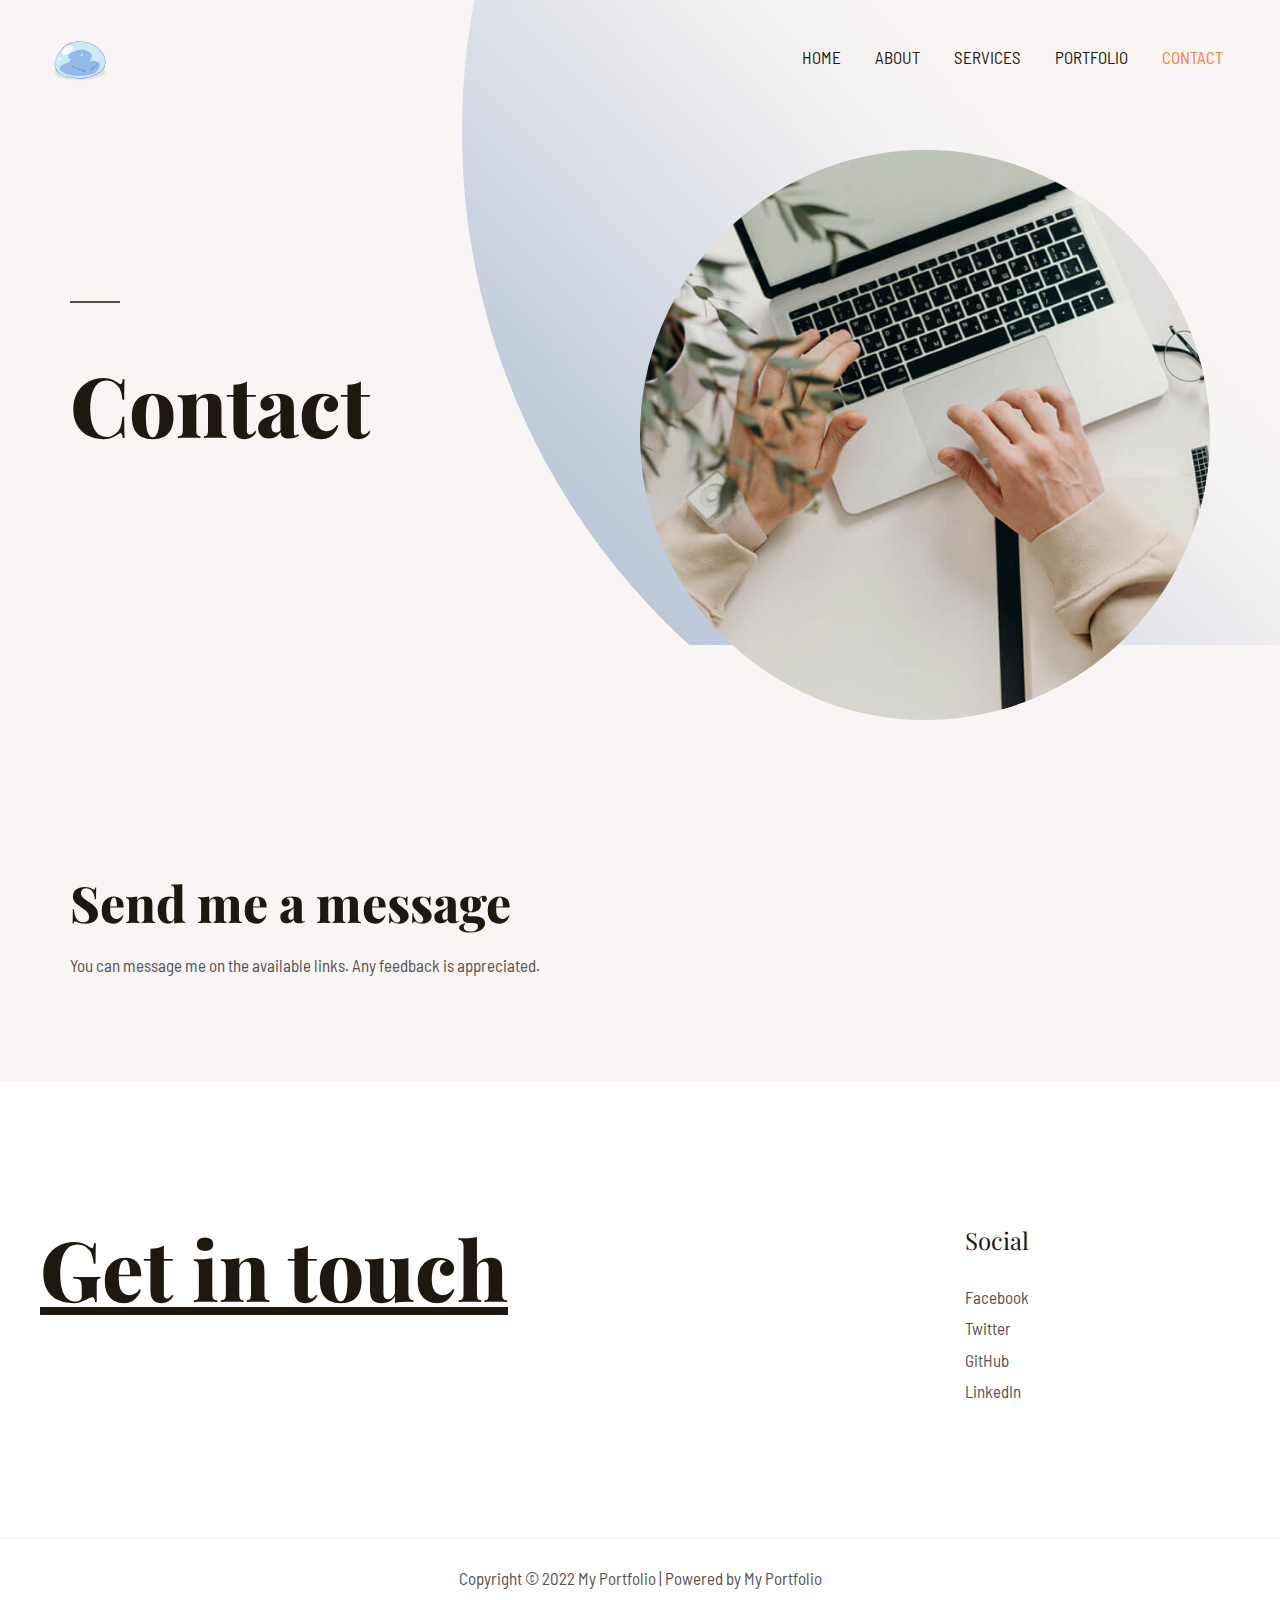
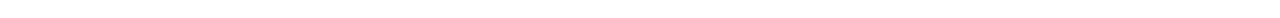
<file: contact/index.html>
<!DOCTYPE html>
<html lang="en-US">
<head>
<meta charset="UTF-8">
<meta name="viewport" content="width=device-width, initial-scale=1">
<link rel="profile" href="https://gmpg.org/xfn/11">

<title>Contact &#8211; My Portfolio</title>
<meta name="robots" content="max-image-preview:large">
<link rel="dns-prefetch" href="//fonts.googleapis.com">
<link rel="dns-prefetch" href="//s.w.org">
<link rel="alternate" type="application/rss+xml" title="My Portfolio &raquo; Feed" href="./../feed/index.html">
<link rel="alternate" type="application/rss+xml" title="My Portfolio &raquo; Comments Feed" href="./../comments/feed/index.html">
<script>
window._wpemojiSettings = {"baseUrl":"https:\/\/s.w.org\/images\/core\/emoji\/13.1.0\/72x72\/","ext":".png","svgUrl":"https:\/\/s.w.org\/images\/core\/emoji\/13.1.0\/svg\/","svgExt":".svg","source":{"concatemoji":".\/wp-includes\/js\/wp-emoji-release.min.js"}};
/*! This file is auto-generated */
!function(e,a,t){var n,r,o,i=a.createElement("canvas"),p=i.getContext&&i.getContext("2d");function s(e,t){var a=String.fromCharCode;p.clearRect(0,0,i.width,i.height),p.fillText(a.apply(this,e),0,0);e=i.toDataURL();return p.clearRect(0,0,i.width,i.height),p.fillText(a.apply(this,t),0,0),e===i.toDataURL()}function c(e){var t=a.createElement("script");t.src=e,t.defer=t.type="text/javascript",a.getElementsByTagName("head")[0].appendChild(t)}for(o=Array("flag","emoji"),t.supports={everything:!0,everythingExceptFlag:!0},r=0;r<o.length;r++)t.supports[o[r]]=function(e){if(!p||!p.fillText)return!1;switch(p.textBaseline="top",p.font="600 32px Arial",e){case"flag":return s([127987,65039,8205,9895,65039],[127987,65039,8203,9895,65039])?!1:!s([55356,56826,55356,56819],[55356,56826,8203,55356,56819])&&!s([55356,57332,56128,56423,56128,56418,56128,56421,56128,56430,56128,56423,56128,56447],[55356,57332,8203,56128,56423,8203,56128,56418,8203,56128,56421,8203,56128,56430,8203,56128,56423,8203,56128,56447]);case"emoji":return!s([10084,65039,8205,55357,56613],[10084,65039,8203,55357,56613])}return!1}(o[r]),t.supports.everything=t.supports.everything&&t.supports[o[r]],"flag"!==o[r]&&(t.supports.everythingExceptFlag=t.supports.everythingExceptFlag&&t.supports[o[r]]);t.supports.everythingExceptFlag=t.supports.everythingExceptFlag&&!t.supports.flag,t.DOMReady=!1,t.readyCallback=function(){t.DOMReady=!0},t.supports.everything||(n=function(){t.readyCallback()},a.addEventListener?(a.addEventListener("DOMContentLoaded",n,!1),e.addEventListener("load",n,!1)):(e.attachEvent("onload",n),a.attachEvent("onreadystatechange",function(){"complete"===a.readyState&&t.readyCallback()})),(n=t.source||{}).concatemoji?c(n.concatemoji):n.wpemoji&&n.twemoji&&(c(n.twemoji),c(n.wpemoji)))}(window,document,window._wpemojiSettings);
</script>
<style>img.wp-smiley,
img.emoji {
	display: inline !important;
	border: none !important;
	box-shadow: none !important;
	height: 1em !important;
	width: 1em !important;
	margin: 0 0.07em !important;
	vertical-align: -0.1em !important;
	background: none !important;
	padding: 0 !important;
}</style>
	<link rel="stylesheet" id="astra-theme-css-css" href="./../wp-content/themes/astra/assets/css/minified/main.min.css" media="all">
<style id="astra-theme-css-inline-css">html{font-size:106.25%;}a,.page-title{color:var(--ast-global-color-2);}a:hover,a:focus{color:var(--ast-global-color-1);}body,button,input,select,textarea,.ast-button,.ast-custom-button{font-family:'Barlow Semi Condensed',sans-serif;font-weight:400;font-size:17px;font-size:1rem;}blockquote{color:var(--ast-global-color-3);}h1,.entry-content h1,h2,.entry-content h2,h3,.entry-content h3,h4,.entry-content h4,h5,.entry-content h5,h6,.entry-content h6,.site-title,.site-title a{font-family:'Barlow Semi Condensed',sans-serif;font-weight:500;}.site-title{font-size:35px;font-size:2.0588235294118rem;display:none;}header .custom-logo-link img{max-width:80px;}.astra-logo-svg{width:80px;}.ast-archive-description .ast-archive-title{font-size:40px;font-size:2.3529411764706rem;}.site-header .site-description{font-size:15px;font-size:0.88235294117647rem;display:none;}.entry-title{font-size:30px;font-size:1.7647058823529rem;}h1,.entry-content h1{font-size:83px;font-size:4.8823529411765rem;font-weight:800;font-family:'Playfair Display',serif;line-height:1.1;}h2,.entry-content h2{font-size:50px;font-size:2.9411764705882rem;font-weight:800;font-family:'Playfair Display',serif;line-height:1.1;}h3,.entry-content h3{font-size:35px;font-size:2.0588235294118rem;font-weight:800;font-family:'Playfair Display',serif;line-height:1.2;}h4,.entry-content h4{font-size:22px;font-size:1.2941176470588rem;font-family:'Barlow Semi Condensed',sans-serif;}h5,.entry-content h5{font-size:20px;font-size:1.1764705882353rem;font-family:'Barlow Semi Condensed',sans-serif;}h6,.entry-content h6{font-size:17px;font-size:1rem;font-family:'Barlow Semi Condensed',sans-serif;}.ast-single-post .entry-title,.page-title{font-size:30px;font-size:1.7647058823529rem;}::selection{background-color:var(--ast-global-color-0);color:#000000;}body,h1,.entry-title a,.entry-content h1,h2,.entry-content h2,h3,.entry-content h3,h4,.entry-content h4,h5,.entry-content h5,h6,.entry-content h6{color:var(--ast-global-color-3);}.tagcloud a:hover,.tagcloud a:focus,.tagcloud a.current-item{color:#ffffff;border-color:var(--ast-global-color-2);background-color:var(--ast-global-color-2);}input:focus,input[type="text"]:focus,input[type="email"]:focus,input[type="url"]:focus,input[type="password"]:focus,input[type="reset"]:focus,input[type="search"]:focus,textarea:focus{border-color:var(--ast-global-color-2);}input[type="radio"]:checked,input[type=reset],input[type="checkbox"]:checked,input[type="checkbox"]:hover:checked,input[type="checkbox"]:focus:checked,input[type=range]::-webkit-slider-thumb{border-color:var(--ast-global-color-2);background-color:var(--ast-global-color-2);box-shadow:none;}.site-footer a:hover + .post-count,.site-footer a:focus + .post-count{background:var(--ast-global-color-2);border-color:var(--ast-global-color-2);}.single .nav-links .nav-previous,.single .nav-links .nav-next{color:var(--ast-global-color-2);}.entry-meta,.entry-meta *{line-height:1.45;color:var(--ast-global-color-2);}.entry-meta a:hover,.entry-meta a:hover *,.entry-meta a:focus,.entry-meta a:focus *,.page-links > .page-link,.page-links .page-link:hover,.post-navigation a:hover{color:var(--ast-global-color-1);}#cat option,.secondary .calendar_wrap thead a,.secondary .calendar_wrap thead a:visited{color:var(--ast-global-color-2);}.secondary .calendar_wrap #today,.ast-progress-val span{background:var(--ast-global-color-2);}.secondary a:hover + .post-count,.secondary a:focus + .post-count{background:var(--ast-global-color-2);border-color:var(--ast-global-color-2);}.calendar_wrap #today > a{color:#ffffff;}.page-links .page-link,.single .post-navigation a{color:var(--ast-global-color-2);}.widget-title{font-size:24px;font-size:1.4117647058824rem;color:var(--ast-global-color-3);}.site-logo-img img{ transition:all 0.2s linear;}.ast-page-builder-template .hentry {margin: 0;}.ast-page-builder-template .site-content > .ast-container {max-width: 100%;padding: 0;}.ast-page-builder-template .site-content #primary {padding: 0;margin: 0;}.ast-page-builder-template .no-results {text-align: center;margin: 4em auto;}.ast-page-builder-template .ast-pagination {padding: 2em;}.ast-page-builder-template .entry-header.ast-no-title.ast-no-thumbnail {margin-top: 0;}.ast-page-builder-template .entry-header.ast-header-without-markup {margin-top: 0;margin-bottom: 0;}.ast-page-builder-template .entry-header.ast-no-title.ast-no-meta {margin-bottom: 0;}.ast-page-builder-template.single .post-navigation {padding-bottom: 2em;}.ast-page-builder-template.single-post .site-content > .ast-container {max-width: 100%;}.ast-page-builder-template .entry-header {margin-top: 4em;margin-left: auto;margin-right: auto;padding-left: 20px;padding-right: 20px;}.ast-page-builder-template .ast-archive-description {margin-top: 4em;margin-left: auto;margin-right: auto;padding-left: 20px;padding-right: 20px;}.single.ast-page-builder-template .entry-header {padding-left: 20px;padding-right: 20px;}.ast-page-builder-template.ast-no-sidebar .entry-content .alignwide {margin-left: 0;margin-right: 0;}@media (max-width:921px){#ast-desktop-header{display:none;}}@media (min-width:921px){#ast-mobile-header{display:none;}}.wp-block-buttons.aligncenter{justify-content:center;}@media (min-width:1200px){.wp-block-group .has-background{padding:20px;}}@media (min-width:1200px){.ast-no-sidebar.ast-separate-container .entry-content .wp-block-group.alignwide,.ast-no-sidebar.ast-separate-container .entry-content .wp-block-cover.alignwide{margin-left:-20px;margin-right:-20px;padding-left:20px;padding-right:20px;}.ast-no-sidebar.ast-separate-container .entry-content .wp-block-cover.alignfull,.ast-no-sidebar.ast-separate-container .entry-content .wp-block-group.alignfull{margin-left:-6.67em;margin-right:-6.67em;padding-left:6.67em;padding-right:6.67em;}}@media (min-width:1200px){.wp-block-cover-image.alignwide .wp-block-cover__inner-container,.wp-block-cover.alignwide .wp-block-cover__inner-container,.wp-block-cover-image.alignfull .wp-block-cover__inner-container,.wp-block-cover.alignfull .wp-block-cover__inner-container{width:100%;}}.ast-plain-container.ast-no-sidebar #primary{margin-top:0;margin-bottom:0;}@media (max-width:921px){.ast-theme-transparent-header #primary,.ast-theme-transparent-header #secondary{padding:0;}}.wp-block-columns{margin-bottom:unset;}.wp-block-image.size-full{margin:2rem 0;}.wp-block-separator.has-background{padding:0;}.wp-block-gallery{margin-bottom:1.6em;}.wp-block-group{padding-top:4em;padding-bottom:4em;}.wp-block-group__inner-container .wp-block-columns:last-child,.wp-block-group__inner-container :last-child,.wp-block-table table{margin-bottom:0;}.blocks-gallery-grid{width:100%;}.wp-block-navigation-link__content{padding:5px 0;}.wp-block-group .wp-block-group .has-text-align-center,.wp-block-group .wp-block-column .has-text-align-center{max-width:100%;}.has-text-align-center{margin:0 auto;}@media (min-width:1200px){.wp-block-cover__inner-container,.alignwide .wp-block-group__inner-container,.alignfull .wp-block-group__inner-container{max-width:1200px;margin:0 auto;}.wp-block-group.alignnone,.wp-block-group.aligncenter,.wp-block-group.alignleft,.wp-block-group.alignright,.wp-block-group.alignwide,.wp-block-columns.alignwide{margin:2rem 0 1rem 0;}}@media (max-width:1200px){.wp-block-group{padding:3em;}.wp-block-group .wp-block-group{padding:1.5em;}.wp-block-columns,.wp-block-column{margin:1rem 0;}}@media (min-width:921px){.wp-block-columns .wp-block-group{padding:2em;}}@media (max-width:544px){.wp-block-cover-image .wp-block-cover__inner-container,.wp-block-cover .wp-block-cover__inner-container{width:unset;}.wp-block-cover,.wp-block-cover-image{padding:2em 0;}.wp-block-group,.wp-block-cover{padding:2em;}.wp-block-media-text__media img,.wp-block-media-text__media video{width:unset;max-width:100%;}.wp-block-media-text.has-background .wp-block-media-text__content{padding:1em;}}@media (max-width:921px){.ast-plain-container.ast-no-sidebar #primary{padding:0;}}@media (min-width:544px){.entry-content .wp-block-media-text.has-media-on-the-right .wp-block-media-text__content{padding:0 8% 0 0;}.entry-content .wp-block-media-text .wp-block-media-text__content{padding:0 0 0 8%;}.ast-plain-container .site-content .entry-content .has-custom-content-position.is-position-bottom-left > *,.ast-plain-container .site-content .entry-content .has-custom-content-position.is-position-bottom-right > *,.ast-plain-container .site-content .entry-content .has-custom-content-position.is-position-top-left > *,.ast-plain-container .site-content .entry-content .has-custom-content-position.is-position-top-right > *,.ast-plain-container .site-content .entry-content .has-custom-content-position.is-position-center-right > *,.ast-plain-container .site-content .entry-content .has-custom-content-position.is-position-center-left > *{margin:0;}}@media (max-width:544px){.entry-content .wp-block-media-text .wp-block-media-text__content{padding:8% 0;}.wp-block-media-text .wp-block-media-text__media img{width:auto;max-width:100%;}}.wp-block-button.is-style-outline .wp-block-button__link{border-color:rgba(0,0,0,0);border-top-width:2px;border-right-width:2px;border-bottom-width:2px;border-left-width:2px;}.wp-block-button.is-style-outline > .wp-block-button__link:not(.has-text-color),.wp-block-button.wp-block-button__link.is-style-outline:not(.has-text-color){color:rgba(0,0,0,0);}.wp-block-button.is-style-outline .wp-block-button__link:hover,.wp-block-button.is-style-outline .wp-block-button__link:focus{color:var(--ast-global-color-2) !important;background-color:rgba(0,0,0,0);border-color:rgba(0,0,0,0);}.post-page-numbers.current .page-link,.ast-pagination .page-numbers.current{color:#000000;border-color:var(--ast-global-color-0);background-color:var(--ast-global-color-0);border-radius:2px;}@media (max-width:921px){.wp-block-button.is-style-outline .wp-block-button__link{padding-top:calc(15px - 2px);padding-right:calc(30px - 2px);padding-bottom:calc(15px - 2px);padding-left:calc(30px - 2px);}}@media (max-width:544px){.wp-block-button.is-style-outline .wp-block-button__link{padding-top:calc(15px - 2px);padding-right:calc(30px - 2px);padding-bottom:calc(15px - 2px);padding-left:calc(30px - 2px);}}@media (min-width:544px){.entry-content > .alignleft{margin-right:20px;}.entry-content > .alignright{margin-left:20px;}.wp-block-group.has-background{padding:20px;}}@media (max-width:921px){.ast-separate-container .ast-article-post,.ast-separate-container .ast-article-single{padding:1.5em 2.14em;}.ast-separate-container #primary,.ast-separate-container #secondary{padding:1.5em 0;}#primary,#secondary{padding:1.5em 0;margin:0;}.ast-left-sidebar #content > .ast-container{display:flex;flex-direction:column-reverse;width:100%;}.ast-author-box img.avatar{margin:20px 0 0 0;}}@media (min-width:922px){.ast-separate-container.ast-right-sidebar #primary,.ast-separate-container.ast-left-sidebar #primary{border:0;}.search-no-results.ast-separate-container #primary{margin-bottom:4em;}}.elementor-button-wrapper .elementor-button{border-style:solid;text-decoration:none;border-top-width:0;border-right-width:0;border-left-width:0;border-bottom-width:0;}body .elementor-button.elementor-size-sm,body .elementor-button.elementor-size-xs,body .elementor-button.elementor-size-md,body .elementor-button.elementor-size-lg,body .elementor-button.elementor-size-xl,body .elementor-button{border-radius:2px;padding-top:0px;padding-right:0px;padding-bottom:0px;padding-left:0px;}.elementor-button-wrapper .elementor-button{border-color:rgba(0,0,0,0);background-color:rgba(0,0,0,0);}.elementor-button-wrapper .elementor-button:hover,.elementor-button-wrapper .elementor-button:focus{color:var(--ast-global-color-2);background-color:rgba(0,0,0,0);border-color:rgba(0,0,0,0);}.wp-block-button .wp-block-button__link ,.elementor-button-wrapper .elementor-button,.elementor-button-wrapper .elementor-button:visited{color:var(--ast-global-color-0);}.elementor-button-wrapper .elementor-button{font-family:inherit;font-weight:inherit;line-height:1;text-transform:uppercase;letter-spacing:2px;}body .elementor-button.elementor-size-sm,body .elementor-button.elementor-size-xs,body .elementor-button.elementor-size-md,body .elementor-button.elementor-size-lg,body .elementor-button.elementor-size-xl,body .elementor-button{font-size:16px;font-size:0.94117647058824rem;}.wp-block-button .wp-block-button__link:hover,.wp-block-button .wp-block-button__link:focus{color:var(--ast-global-color-2);background-color:rgba(0,0,0,0);border-color:rgba(0,0,0,0);}.elementor-widget-heading h1.elementor-heading-title{line-height:1.1;}.elementor-widget-heading h2.elementor-heading-title{line-height:1.1;}.elementor-widget-heading h3.elementor-heading-title{line-height:1.2;}.wp-block-button .wp-block-button__link{border:none;background-color:rgba(0,0,0,0);color:var(--ast-global-color-0);font-family:inherit;font-weight:inherit;line-height:1;text-transform:uppercase;letter-spacing:2px;font-size:16px;font-size:0.94117647058824rem;border-radius:2px;padding:15px 30px;}.wp-block-button.is-style-outline .wp-block-button__link{border-style:solid;border-top-width:2px;border-right-width:2px;border-left-width:2px;border-bottom-width:2px;border-color:rgba(0,0,0,0);padding-top:calc(15px - 2px);padding-right:calc(30px - 2px);padding-bottom:calc(15px - 2px);padding-left:calc(30px - 2px);}@media (max-width:921px){.wp-block-button .wp-block-button__link{border:none;padding:15px 30px;}.wp-block-button.is-style-outline .wp-block-button__link{padding-top:calc(15px - 2px);padding-right:calc(30px - 2px);padding-bottom:calc(15px - 2px);padding-left:calc(30px - 2px);}}@media (max-width:544px){.wp-block-button .wp-block-button__link{border:none;padding:15px 30px;}.wp-block-button.is-style-outline .wp-block-button__link{padding-top:calc(15px - 2px);padding-right:calc(30px - 2px);padding-bottom:calc(15px - 2px);padding-left:calc(30px - 2px);}}.menu-toggle,button,.ast-button,.ast-custom-button,.button,input#submit,input[type="button"],input[type="submit"],input[type="reset"]{border-style:solid;border-top-width:0;border-right-width:0;border-left-width:0;border-bottom-width:0;color:var(--ast-global-color-0);border-color:rgba(0,0,0,0);background-color:rgba(0,0,0,0);border-radius:2px;padding-top:0px;padding-right:0px;padding-bottom:0px;padding-left:0px;font-family:inherit;font-weight:inherit;font-size:16px;font-size:0.94117647058824rem;line-height:1;text-transform:uppercase;letter-spacing:2px;}button:focus,.menu-toggle:hover,button:hover,.ast-button:hover,.ast-custom-button:hover .button:hover,.ast-custom-button:hover ,input[type=reset]:hover,input[type=reset]:focus,input#submit:hover,input#submit:focus,input[type="button"]:hover,input[type="button"]:focus,input[type="submit"]:hover,input[type="submit"]:focus{color:var(--ast-global-color-2);background-color:rgba(0,0,0,0);border-color:rgba(0,0,0,0);}@media (min-width:544px){.ast-container{max-width:100%;}}@media (max-width:544px){.ast-separate-container .ast-article-post,.ast-separate-container .ast-article-single,.ast-separate-container .comments-title,.ast-separate-container .ast-archive-description{padding:1.5em 1em;}.ast-separate-container #content .ast-container{padding-left:0.54em;padding-right:0.54em;}.ast-separate-container .ast-comment-list li.depth-1{padding:1.5em 1em;margin-bottom:1.5em;}.ast-separate-container .ast-comment-list .bypostauthor{padding:.5em;}.ast-search-menu-icon.ast-dropdown-active .search-field{width:170px;}}@media (max-width:921px){.ast-mobile-header-stack .main-header-bar .ast-search-menu-icon{display:inline-block;}.ast-header-break-point.ast-header-custom-item-outside .ast-mobile-header-stack .main-header-bar .ast-search-icon{margin:0;}.ast-comment-avatar-wrap img{max-width:2.5em;}.ast-separate-container .ast-comment-list li.depth-1{padding:1.5em 2.14em;}.ast-separate-container .comment-respond{padding:2em 2.14em;}.ast-comment-meta{padding:0 1.8888em 1.3333em;}}body,.ast-separate-container{background-color:var(--ast-global-color-4);;background-image:none;;}.ast-no-sidebar.ast-separate-container .entry-content .alignfull {margin-left: -6.67em;margin-right: -6.67em;width: auto;}@media (max-width: 1200px) {.ast-no-sidebar.ast-separate-container .entry-content .alignfull {margin-left: -2.4em;margin-right: -2.4em;}}@media (max-width: 768px) {.ast-no-sidebar.ast-separate-container .entry-content .alignfull {margin-left: -2.14em;margin-right: -2.14em;}}@media (max-width: 544px) {.ast-no-sidebar.ast-separate-container .entry-content .alignfull {margin-left: -1em;margin-right: -1em;}}.ast-no-sidebar.ast-separate-container .entry-content .alignwide {margin-left: -20px;margin-right: -20px;}.ast-no-sidebar.ast-separate-container .entry-content .wp-block-column .alignfull,.ast-no-sidebar.ast-separate-container .entry-content .wp-block-column .alignwide {margin-left: auto;margin-right: auto;width: 100%;}@media (max-width:921px){.site-title{display:none;}.ast-archive-description .ast-archive-title{font-size:40px;}.site-header .site-description{display:none;}.entry-title{font-size:30px;}h1,.entry-content h1{font-size:60px;}h2,.entry-content h2{font-size:43px;}h3,.entry-content h3{font-size:30px;}.ast-single-post .entry-title,.page-title{font-size:30px;}}@media (max-width:544px){.site-title{display:none;}.ast-archive-description .ast-archive-title{font-size:40px;}.site-header .site-description{display:none;}.entry-title{font-size:30px;}h1,.entry-content h1{font-size:45px;}h2,.entry-content h2{font-size:35px;}h3,.entry-content h3{font-size:20px;}.ast-single-post .entry-title,.page-title{font-size:30px;}}@media (max-width:921px){html{font-size:96.9%;}}@media (max-width:544px){html{font-size:96.9%;}}@media (min-width:922px){.ast-container{max-width:1240px;}}@media (min-width:922px){.site-content .ast-container{display:flex;}}@media (max-width:921px){.site-content .ast-container{flex-direction:column;}}@media (min-width:922px){.main-header-menu .sub-menu .menu-item.ast-left-align-sub-menu:hover > .sub-menu,.main-header-menu .sub-menu .menu-item.ast-left-align-sub-menu.focus > .sub-menu{margin-left:-0px;}}.ast-theme-transparent-header [data-section="section-header-mobile-trigger"] .ast-button-wrap .mobile-menu-toggle-icon .ast-mobile-svg{fill:var(--ast-global-color-2);}.ast-theme-transparent-header [data-section="section-header-mobile-trigger"] .ast-button-wrap .mobile-menu-wrap .mobile-menu{color:var(--ast-global-color-2);}.ast-theme-transparent-header [data-section="section-header-mobile-trigger"] .ast-button-wrap .ast-mobile-menu-trigger-minimal{background:transparent;}blockquote {padding: 1.2em;}:root .has-ast-global-color-0-color{color:var(--ast-global-color-0);}:root .has-ast-global-color-0-background-color{background-color:var(--ast-global-color-0);}:root .wp-block-button .has-ast-global-color-0-color{color:var(--ast-global-color-0);}:root .wp-block-button .has-ast-global-color-0-background-color{background-color:var(--ast-global-color-0);}:root .has-ast-global-color-1-color{color:var(--ast-global-color-1);}:root .has-ast-global-color-1-background-color{background-color:var(--ast-global-color-1);}:root .wp-block-button .has-ast-global-color-1-color{color:var(--ast-global-color-1);}:root .wp-block-button .has-ast-global-color-1-background-color{background-color:var(--ast-global-color-1);}:root .has-ast-global-color-2-color{color:var(--ast-global-color-2);}:root .has-ast-global-color-2-background-color{background-color:var(--ast-global-color-2);}:root .wp-block-button .has-ast-global-color-2-color{color:var(--ast-global-color-2);}:root .wp-block-button .has-ast-global-color-2-background-color{background-color:var(--ast-global-color-2);}:root .has-ast-global-color-3-color{color:var(--ast-global-color-3);}:root .has-ast-global-color-3-background-color{background-color:var(--ast-global-color-3);}:root .wp-block-button .has-ast-global-color-3-color{color:var(--ast-global-color-3);}:root .wp-block-button .has-ast-global-color-3-background-color{background-color:var(--ast-global-color-3);}:root .has-ast-global-color-4-color{color:var(--ast-global-color-4);}:root .has-ast-global-color-4-background-color{background-color:var(--ast-global-color-4);}:root .wp-block-button .has-ast-global-color-4-color{color:var(--ast-global-color-4);}:root .wp-block-button .has-ast-global-color-4-background-color{background-color:var(--ast-global-color-4);}:root .has-ast-global-color-5-color{color:var(--ast-global-color-5);}:root .has-ast-global-color-5-background-color{background-color:var(--ast-global-color-5);}:root .wp-block-button .has-ast-global-color-5-color{color:var(--ast-global-color-5);}:root .wp-block-button .has-ast-global-color-5-background-color{background-color:var(--ast-global-color-5);}:root .has-ast-global-color-6-color{color:var(--ast-global-color-6);}:root .has-ast-global-color-6-background-color{background-color:var(--ast-global-color-6);}:root .wp-block-button .has-ast-global-color-6-color{color:var(--ast-global-color-6);}:root .wp-block-button .has-ast-global-color-6-background-color{background-color:var(--ast-global-color-6);}:root .has-ast-global-color-7-color{color:var(--ast-global-color-7);}:root .has-ast-global-color-7-background-color{background-color:var(--ast-global-color-7);}:root .wp-block-button .has-ast-global-color-7-color{color:var(--ast-global-color-7);}:root .wp-block-button .has-ast-global-color-7-background-color{background-color:var(--ast-global-color-7);}:root .has-ast-global-color-8-color{color:var(--ast-global-color-8);}:root .has-ast-global-color-8-background-color{background-color:var(--ast-global-color-8);}:root .wp-block-button .has-ast-global-color-8-color{color:var(--ast-global-color-8);}:root .wp-block-button .has-ast-global-color-8-background-color{background-color:var(--ast-global-color-8);}:root{--ast-global-color-0:#FF7A3D;--ast-global-color-1:#FF5100;--ast-global-color-2:#1E1810;--ast-global-color-3:#575250;--ast-global-color-4:#F8F5F4;--ast-global-color-5:#FFFFFF;--ast-global-color-6:#000000;--ast-global-color-7:#4B4F58;--ast-global-color-8:#F6F7F8;}.ast-theme-transparent-header #masthead .site-logo-img .transparent-custom-logo .astra-logo-svg{width:150px;}.ast-theme-transparent-header #masthead .site-logo-img .transparent-custom-logo img{ max-width:150px;}@media (max-width:921px){.ast-theme-transparent-header #masthead .site-logo-img .transparent-custom-logo .astra-logo-svg{width:120px;}.ast-theme-transparent-header #masthead .site-logo-img .transparent-custom-logo img{ max-width:120px;}}@media (max-width:543px){.ast-theme-transparent-header #masthead .site-logo-img .transparent-custom-logo .astra-logo-svg{width:100px;}.ast-theme-transparent-header #masthead .site-logo-img .transparent-custom-logo img{ max-width:100px;}}@media (min-width:921px){.ast-theme-transparent-header #masthead{position:absolute;left:0;right:0;}.ast-theme-transparent-header .main-header-bar,.ast-theme-transparent-header.ast-header-break-point .main-header-bar{background:none;}body.elementor-editor-active.ast-theme-transparent-header #masthead,.fl-builder-edit .ast-theme-transparent-header #masthead,body.vc_editor.ast-theme-transparent-header #masthead,body.brz-ed.ast-theme-transparent-header #masthead{z-index:0;}.ast-header-break-point.ast-replace-site-logo-transparent.ast-theme-transparent-header .custom-mobile-logo-link{display:none;}.ast-header-break-point.ast-replace-site-logo-transparent.ast-theme-transparent-header .transparent-custom-logo{display:inline-block;}.ast-theme-transparent-header .ast-above-header,.ast-theme-transparent-header .ast-above-header.ast-above-header-bar{background-image:none;background-color:transparent;}.ast-theme-transparent-header .ast-below-header{background-image:none;background-color:transparent;}}.ast-theme-transparent-header .ast-builder-menu .main-header-menu,.ast-theme-transparent-header .ast-builder-menu .main-header-menu .menu-link,.ast-theme-transparent-header [CLASS*="ast-builder-menu-"] .main-header-menu .menu-item > .menu-link,.ast-theme-transparent-header .ast-masthead-custom-menu-items,.ast-theme-transparent-header .ast-masthead-custom-menu-items a,.ast-theme-transparent-header .ast-builder-menu .main-header-menu .menu-item > .ast-menu-toggle,.ast-theme-transparent-header .ast-builder-menu .main-header-menu .menu-item > .ast-menu-toggle,.ast-theme-transparent-header .ast-above-header-navigation a,.ast-header-break-point.ast-theme-transparent-header .ast-above-header-navigation a,.ast-header-break-point.ast-theme-transparent-header .ast-above-header-navigation > ul.ast-above-header-menu > .menu-item-has-children:not(.current-menu-item) > .ast-menu-toggle,.ast-theme-transparent-header .ast-below-header-menu,.ast-theme-transparent-header .ast-below-header-menu a,.ast-header-break-point.ast-theme-transparent-header .ast-below-header-menu a,.ast-header-break-point.ast-theme-transparent-header .ast-below-header-menu,.ast-theme-transparent-header .main-header-menu .menu-link{color:var(--ast-global-color-2);}.ast-theme-transparent-header .ast-builder-menu .main-header-menu .menu-item:hover > .menu-link,.ast-theme-transparent-header .ast-builder-menu .main-header-menu .menu-item:hover > .ast-menu-toggle,.ast-theme-transparent-header .ast-builder-menu .main-header-menu .ast-masthead-custom-menu-items a:hover,.ast-theme-transparent-header .ast-builder-menu .main-header-menu .focus > .menu-link,.ast-theme-transparent-header .ast-builder-menu .main-header-menu .focus > .ast-menu-toggle,.ast-theme-transparent-header .ast-builder-menu .main-header-menu .current-menu-item > .menu-link,.ast-theme-transparent-header .ast-builder-menu .main-header-menu .current-menu-ancestor > .menu-link,.ast-theme-transparent-header .ast-builder-menu .main-header-menu .current-menu-item > .ast-menu-toggle,.ast-theme-transparent-header .ast-builder-menu .main-header-menu .current-menu-ancestor > .ast-menu-toggle,.ast-theme-transparent-header [CLASS*="ast-builder-menu-"] .main-header-menu .current-menu-item > .menu-link,.ast-theme-transparent-header [CLASS*="ast-builder-menu-"] .main-header-menu .current-menu-ancestor > .menu-link,.ast-theme-transparent-header [CLASS*="ast-builder-menu-"] .main-header-menu .current-menu-item > .ast-menu-toggle,.ast-theme-transparent-header [CLASS*="ast-builder-menu-"] .main-header-menu .current-menu-ancestor > .ast-menu-toggle,.ast-theme-transparent-header .main-header-menu .menu-item:hover > .menu-link,.ast-theme-transparent-header .main-header-menu .current-menu-item > .menu-link,.ast-theme-transparent-header .main-header-menu .current-menu-ancestor > .menu-link{color:var(--ast-global-color-0);}@media (max-width:921px){.ast-theme-transparent-header #masthead{position:absolute;left:0;right:0;}.ast-theme-transparent-header .main-header-bar,.ast-theme-transparent-header.ast-header-break-point .main-header-bar{background:none;}body.elementor-editor-active.ast-theme-transparent-header #masthead,.fl-builder-edit .ast-theme-transparent-header #masthead,body.vc_editor.ast-theme-transparent-header #masthead,body.brz-ed.ast-theme-transparent-header #masthead{z-index:0;}.ast-header-break-point.ast-replace-site-logo-transparent.ast-theme-transparent-header .custom-mobile-logo-link{display:none;}.ast-header-break-point.ast-replace-site-logo-transparent.ast-theme-transparent-header .transparent-custom-logo{display:inline-block;}.ast-theme-transparent-header .ast-above-header,.ast-theme-transparent-header .ast-above-header.ast-above-header-bar{background-image:none;background-color:transparent;}.ast-theme-transparent-header .ast-below-header{background-image:none;background-color:transparent;}}.ast-theme-transparent-header #ast-desktop-header > [CLASS*="-header-wrap"]:nth-last-child(2) > [CLASS*="-header-bar"],.ast-theme-transparent-header.ast-header-break-point #ast-mobile-header > [CLASS*="-header-wrap"]:nth-last-child(2) > [CLASS*="-header-bar"]{border-bottom-style:none;}.ast-breadcrumbs .trail-browse,.ast-breadcrumbs .trail-items,.ast-breadcrumbs .trail-items li{display:inline-block;margin:0;padding:0;border:none;background:inherit;text-indent:0;}.ast-breadcrumbs .trail-browse{font-size:inherit;font-style:inherit;font-weight:inherit;color:inherit;}.ast-breadcrumbs .trail-items{list-style:none;}.trail-items li::after{padding:0 0.3em;content:"\00bb";}.trail-items li:last-of-type::after{display:none;}h1,.entry-content h1,h2,.entry-content h2,h3,.entry-content h3,h4,.entry-content h4,h5,.entry-content h5,h6,.entry-content h6{color:var(--ast-global-color-2);}@media (max-width:921px){.ast-builder-grid-row-container.ast-builder-grid-row-tablet-3-firstrow .ast-builder-grid-row > *:first-child,.ast-builder-grid-row-container.ast-builder-grid-row-tablet-3-lastrow .ast-builder-grid-row > *:last-child{grid-column:1 / -1;}}@media (max-width:544px){.ast-builder-grid-row-container.ast-builder-grid-row-mobile-3-firstrow .ast-builder-grid-row > *:first-child,.ast-builder-grid-row-container.ast-builder-grid-row-mobile-3-lastrow .ast-builder-grid-row > *:last-child{grid-column:1 / -1;}}.ast-builder-layout-element[data-section="title_tagline"]{display:flex;}@media (max-width:921px){.ast-header-break-point .ast-builder-layout-element[data-section="title_tagline"]{display:flex;}}@media (max-width:544px){.ast-header-break-point .ast-builder-layout-element[data-section="title_tagline"]{display:flex;}}.ast-builder-menu-1{font-family:inherit;font-weight:inherit;text-transform:uppercase;}.ast-builder-menu-1 .sub-menu,.ast-builder-menu-1 .inline-on-mobile .sub-menu{border-top-width:2px;border-bottom-width:0px;border-right-width:0px;border-left-width:0px;border-color:var(--ast-global-color-0);border-style:solid;border-radius:0px;}.ast-builder-menu-1 .main-header-menu > .menu-item > .sub-menu,.ast-builder-menu-1 .main-header-menu > .menu-item > .astra-full-megamenu-wrapper{margin-top:0px;}.ast-desktop .ast-builder-menu-1 .main-header-menu > .menu-item > .sub-menu:before,.ast-desktop .ast-builder-menu-1 .main-header-menu > .menu-item > .astra-full-megamenu-wrapper:before{height:calc( 0px + 5px );}.ast-desktop .ast-builder-menu-1 .menu-item .sub-menu .menu-link{border-style:none;}@media (max-width:921px){.ast-header-break-point .ast-builder-menu-1 .menu-item.menu-item-has-children > .ast-menu-toggle{top:0;}.ast-builder-menu-1 .menu-item-has-children > .menu-link:after{content:unset;}}@media (max-width:544px){.ast-header-break-point .ast-builder-menu-1 .menu-item.menu-item-has-children > .ast-menu-toggle{top:0;}}.ast-builder-menu-1{display:flex;}@media (max-width:921px){.ast-header-break-point .ast-builder-menu-1{display:flex;}}@media (max-width:544px){.ast-header-break-point .ast-builder-menu-1{display:flex;}}.ast-desktop .ast-menu-hover-style-underline > .menu-item > .menu-link:before,.ast-desktop .ast-menu-hover-style-overline > .menu-item > .menu-link:before {content: "";position: absolute;width: 100%;right: 50%;height: 1px;background-color: transparent;transform: scale(0,0) translate(-50%,0);transition: transform .3s ease-in-out,color .0s ease-in-out;}.ast-desktop .ast-menu-hover-style-underline > .menu-item:hover > .menu-link:before,.ast-desktop .ast-menu-hover-style-overline > .menu-item:hover > .menu-link:before {width: calc(100% - 1.2em);background-color: currentColor;transform: scale(1,1) translate(50%,0);}.ast-desktop .ast-menu-hover-style-underline > .menu-item > .menu-link:before {bottom: 0;}.ast-desktop .ast-menu-hover-style-overline > .menu-item > .menu-link:before {top: 0;}.ast-desktop .ast-menu-hover-style-zoom > .menu-item > .menu-link:hover {transition: all .3s ease;transform: scale(1.2);}.site-below-footer-wrap{padding-top:20px;padding-bottom:20px;}.site-below-footer-wrap[data-section="section-below-footer-builder"]{background-color:rgba(255,255,255,0);;background-image:none;;min-height:80px;border-style:solid;border-width:0px;border-top-width:1px;border-top-color:rgba(8,63,135,0.05);}.site-below-footer-wrap[data-section="section-below-footer-builder"] .ast-builder-grid-row{max-width:1200px;margin-left:auto;margin-right:auto;}.site-below-footer-wrap[data-section="section-below-footer-builder"] .ast-builder-grid-row,.site-below-footer-wrap[data-section="section-below-footer-builder"] .site-footer-section{align-items:flex-start;}.site-below-footer-wrap[data-section="section-below-footer-builder"].ast-footer-row-inline .site-footer-section{display:flex;margin-bottom:0;}.ast-builder-grid-row-full .ast-builder-grid-row{grid-template-columns:1fr;}@media (max-width:921px){.site-below-footer-wrap[data-section="section-below-footer-builder"].ast-footer-row-tablet-inline .site-footer-section{display:flex;margin-bottom:0;}.site-below-footer-wrap[data-section="section-below-footer-builder"].ast-footer-row-tablet-stack .site-footer-section{display:block;margin-bottom:10px;}.ast-builder-grid-row-container.ast-builder-grid-row-tablet-full .ast-builder-grid-row{grid-template-columns:1fr;}}@media (max-width:544px){.site-below-footer-wrap[data-section="section-below-footer-builder"].ast-footer-row-mobile-inline .site-footer-section{display:flex;margin-bottom:0;}.site-below-footer-wrap[data-section="section-below-footer-builder"].ast-footer-row-mobile-stack .site-footer-section{display:block;margin-bottom:10px;}.ast-builder-grid-row-container.ast-builder-grid-row-mobile-full .ast-builder-grid-row{grid-template-columns:1fr;}}.site-below-footer-wrap[data-section="section-below-footer-builder"]{display:grid;}@media (max-width:921px){.ast-header-break-point .site-below-footer-wrap[data-section="section-below-footer-builder"]{display:grid;}}@media (max-width:544px){.ast-header-break-point .site-below-footer-wrap[data-section="section-below-footer-builder"]{display:grid;}}.ast-footer-copyright{text-align:center;}.ast-footer-copyright {color:var(--ast-global-color-3);}@media (max-width:921px){.ast-footer-copyright{text-align:center;}}@media (max-width:544px){.ast-footer-copyright{text-align:center;}}.ast-footer-copyright.ast-builder-layout-element{display:flex;}@media (max-width:921px){.ast-header-break-point .ast-footer-copyright.ast-builder-layout-element{display:flex;}}@media (max-width:544px){.ast-header-break-point .ast-footer-copyright.ast-builder-layout-element{display:flex;}}.site-footer{background-color:var(--ast-global-color-5);;background-image:none;;}@media (max-width:921px){.ast-hfb-header .site-footer{padding-left:25px;padding-right:25px;}}.site-primary-footer-wrap{padding-top:45px;padding-bottom:45px;}.site-primary-footer-wrap[data-section="section-primary-footer-builder"]{background-color:rgba(255,255,255,0);;background-image:none;;}.site-primary-footer-wrap[data-section="section-primary-footer-builder"] .ast-builder-grid-row{max-width:1200px;margin-left:auto;margin-right:auto;}.site-primary-footer-wrap[data-section="section-primary-footer-builder"] .ast-builder-grid-row,.site-primary-footer-wrap[data-section="section-primary-footer-builder"] .site-footer-section{align-items:flex-start;}.site-primary-footer-wrap[data-section="section-primary-footer-builder"].ast-footer-row-inline .site-footer-section{display:flex;margin-bottom:0;}.ast-builder-grid-row-3-lheavy .ast-builder-grid-row{grid-template-columns:2fr 1fr 1fr;}@media (max-width:921px){.site-primary-footer-wrap[data-section="section-primary-footer-builder"].ast-footer-row-tablet-inline .site-footer-section{display:flex;margin-bottom:0;}.site-primary-footer-wrap[data-section="section-primary-footer-builder"].ast-footer-row-tablet-stack .site-footer-section{display:block;margin-bottom:10px;}.ast-builder-grid-row-container.ast-builder-grid-row-tablet-3-equal .ast-builder-grid-row{grid-template-columns:repeat( 3,1fr );}}@media (max-width:544px){.site-primary-footer-wrap[data-section="section-primary-footer-builder"].ast-footer-row-mobile-inline .site-footer-section{display:flex;margin-bottom:0;}.site-primary-footer-wrap[data-section="section-primary-footer-builder"].ast-footer-row-mobile-stack .site-footer-section{display:block;margin-bottom:10px;}.ast-builder-grid-row-container.ast-builder-grid-row-mobile-full .ast-builder-grid-row{grid-template-columns:1fr;}}.site-primary-footer-wrap[data-section="section-primary-footer-builder"]{padding-top:140px;padding-bottom:130px;padding-left:30px;padding-right:30px;}@media (max-width:921px){.site-primary-footer-wrap[data-section="section-primary-footer-builder"]{padding-top:50px;padding-bottom:100px;padding-left:0px;padding-right:0px;}}@media (max-width:544px){.site-primary-footer-wrap[data-section="section-primary-footer-builder"]{padding-top:75px;padding-bottom:50px;padding-left:0px;padding-right:0px;}}.site-primary-footer-wrap[data-section="section-primary-footer-builder"]{display:grid;}@media (max-width:921px){.ast-header-break-point .site-primary-footer-wrap[data-section="section-primary-footer-builder"]{display:grid;}}@media (max-width:544px){.ast-header-break-point .site-primary-footer-wrap[data-section="section-primary-footer-builder"]{display:grid;}}.footer-widget-area[data-section="sidebar-widgets-footer-widget-2"].footer-widget-area-inner{text-align:left;}@media (max-width:921px){.footer-widget-area[data-section="sidebar-widgets-footer-widget-2"].footer-widget-area-inner{text-align:left;}}@media (max-width:544px){.footer-widget-area[data-section="sidebar-widgets-footer-widget-2"].footer-widget-area-inner{text-align:center;}}.footer-widget-area[data-section="sidebar-widgets-footer-widget-2"].footer-widget-area-inner a{color:var(--ast-global-color-2);}.footer-widget-area[data-section="sidebar-widgets-footer-widget-2"].footer-widget-area-inner a:hover{color:var(--ast-global-color-1);}.footer-widget-area[data-section="sidebar-widgets-footer-widget-2"] .widget-title{color:var(--ast-global-color-2);}.footer-widget-area[data-section="sidebar-widgets-footer-widget-2"]{display:block;}@media (max-width:921px){.ast-header-break-point .footer-widget-area[data-section="sidebar-widgets-footer-widget-2"]{display:block;}}@media (max-width:544px){.ast-header-break-point .footer-widget-area[data-section="sidebar-widgets-footer-widget-2"]{display:block;}}.footer-widget-area[data-section="sidebar-widgets-footer-widget-3"].footer-widget-area-inner a{color:var(--ast-global-color-3);}.footer-widget-area[data-section="sidebar-widgets-footer-widget-3"].footer-widget-area-inner a:hover{color:var(--ast-global-color-1);}.footer-widget-area[data-section="sidebar-widgets-footer-widget-3"] .widget-title{color:var(--ast-global-color-2);}.footer-widget-area[data-section="sidebar-widgets-footer-widget-3"]{display:block;}@media (max-width:921px){.ast-header-break-point .footer-widget-area[data-section="sidebar-widgets-footer-widget-3"]{display:block;}}@media (max-width:544px){.ast-header-break-point .footer-widget-area[data-section="sidebar-widgets-footer-widget-3"]{display:block;}}.footer-widget-area[data-section="sidebar-widgets-footer-widget-3"].footer-widget-area-inner{text-align:left;}@media (max-width:921px){.footer-widget-area[data-section="sidebar-widgets-footer-widget-3"].footer-widget-area-inner{text-align:left;}}@media (max-width:544px){.footer-widget-area[data-section="sidebar-widgets-footer-widget-3"].footer-widget-area-inner{text-align:center;}}.footer-widget-area[data-section="sidebar-widgets-footer-widget-2"].footer-widget-area-inner a{color:var(--ast-global-color-2);}.footer-widget-area[data-section="sidebar-widgets-footer-widget-2"].footer-widget-area-inner a:hover{color:var(--ast-global-color-1);}.footer-widget-area[data-section="sidebar-widgets-footer-widget-2"] .widget-title{color:var(--ast-global-color-2);}.footer-widget-area[data-section="sidebar-widgets-footer-widget-2"]{display:block;}@media (max-width:921px){.ast-header-break-point .footer-widget-area[data-section="sidebar-widgets-footer-widget-2"]{display:block;}}@media (max-width:544px){.ast-header-break-point .footer-widget-area[data-section="sidebar-widgets-footer-widget-2"]{display:block;}}.footer-widget-area[data-section="sidebar-widgets-footer-widget-3"].footer-widget-area-inner a{color:var(--ast-global-color-3);}.footer-widget-area[data-section="sidebar-widgets-footer-widget-3"].footer-widget-area-inner a:hover{color:var(--ast-global-color-1);}.footer-widget-area[data-section="sidebar-widgets-footer-widget-3"] .widget-title{color:var(--ast-global-color-2);}.footer-widget-area[data-section="sidebar-widgets-footer-widget-3"]{display:block;}@media (max-width:921px){.ast-header-break-point .footer-widget-area[data-section="sidebar-widgets-footer-widget-3"]{display:block;}}@media (max-width:544px){.ast-header-break-point .footer-widget-area[data-section="sidebar-widgets-footer-widget-3"]{display:block;}}.elementor-widget-heading .elementor-heading-title{margin:0;}.elementor-post.elementor-grid-item.hentry{margin-bottom:0;}.woocommerce div.product .elementor-element.elementor-products-grid .related.products ul.products li.product,.elementor-element .elementor-wc-products .woocommerce[class*='columns-'] ul.products li.product{width:auto;margin:0;float:none;}.ast-left-sidebar .elementor-section.elementor-section-stretched,.ast-right-sidebar .elementor-section.elementor-section-stretched{max-width:100%;left:0 !important;}.elementor-template-full-width .ast-container{display:block;}@media (max-width:544px){.elementor-element .elementor-wc-products .woocommerce[class*="columns-"] ul.products li.product{width:auto;margin:0;}.elementor-element .woocommerce .woocommerce-result-count{float:none;}}.ast-header-break-point .main-header-bar{border-bottom-width:1px;}@media (min-width:922px){.main-header-bar{border-bottom-width:1px;}}.ast-safari-browser-less-than-11 .main-header-menu .menu-item, .ast-safari-browser-less-than-11 .main-header-bar .ast-masthead-custom-menu-items{display:block;}.main-header-menu .menu-item, #astra-footer-menu .menu-item, .main-header-bar .ast-masthead-custom-menu-items{-js-display:flex;display:flex;-webkit-box-pack:center;-webkit-justify-content:center;-moz-box-pack:center;-ms-flex-pack:center;justify-content:center;-webkit-box-orient:vertical;-webkit-box-direction:normal;-webkit-flex-direction:column;-moz-box-orient:vertical;-moz-box-direction:normal;-ms-flex-direction:column;flex-direction:column;}.main-header-menu > .menu-item > .menu-link, #astra-footer-menu > .menu-item > .menu-link{height:100%;-webkit-box-align:center;-webkit-align-items:center;-moz-box-align:center;-ms-flex-align:center;align-items:center;-js-display:flex;display:flex;}.ast-header-break-point .main-navigation ul .menu-item .menu-link .icon-arrow:first-of-type svg{top:.2em;margin-top:0px;margin-left:0px;width:.65em;transform:translate(0, -2px) rotateZ(270deg);}.ast-mobile-popup-content .ast-submenu-expanded > .ast-menu-toggle{transform:rotateX(180deg);}.ast-separate-container .blog-layout-1, .ast-separate-container .blog-layout-2, .ast-separate-container .blog-layout-3{background-color:transparent;background-image:none;}.ast-separate-container .ast-article-post{background-color:var(--ast-global-color-5);;background-image:none;;}@media (max-width:921px){.ast-separate-container .ast-article-post{background-color:var(--ast-global-color-5);;background-image:none;;}}@media (max-width:544px){.ast-separate-container .ast-article-post{background-color:var(--ast-global-color-5);;background-image:none;;}}.ast-separate-container .ast-article-single:not(.ast-related-post), .ast-separate-container .comments-area .comment-respond,.ast-separate-container .comments-area .ast-comment-list li, .ast-separate-container .ast-woocommerce-container, .ast-separate-container .error-404, .ast-separate-container .no-results, .single.ast-separate-container .ast-author-meta, .ast-separate-container .related-posts-title-wrapper, .ast-separate-container.ast-two-container #secondary .widget,.ast-separate-container .comments-count-wrapper, .ast-box-layout.ast-plain-container .site-content,.ast-padded-layout.ast-plain-container .site-content, .ast-separate-container .comments-area .comments-title{background-color:var(--ast-global-color-5);;background-image:none;;}@media (max-width:921px){.ast-separate-container .ast-article-single:not(.ast-related-post), .ast-separate-container .comments-area .comment-respond,.ast-separate-container .comments-area .ast-comment-list li, .ast-separate-container .ast-woocommerce-container, .ast-separate-container .error-404, .ast-separate-container .no-results, .single.ast-separate-container .ast-author-meta, .ast-separate-container .related-posts-title-wrapper, .ast-separate-container.ast-two-container #secondary .widget,.ast-separate-container .comments-count-wrapper, .ast-box-layout.ast-plain-container .site-content,.ast-padded-layout.ast-plain-container .site-content, .ast-separate-container .comments-area .comments-title{background-color:var(--ast-global-color-5);;background-image:none;;}}@media (max-width:544px){.ast-separate-container .ast-article-single:not(.ast-related-post), .ast-separate-container .comments-area .comment-respond,.ast-separate-container .comments-area .ast-comment-list li, .ast-separate-container .ast-woocommerce-container, .ast-separate-container .error-404, .ast-separate-container .no-results, .single.ast-separate-container .ast-author-meta, .ast-separate-container .related-posts-title-wrapper, .ast-separate-container.ast-two-container #secondary .widget,.ast-separate-container .comments-count-wrapper, .ast-box-layout.ast-plain-container .site-content,.ast-padded-layout.ast-plain-container .site-content, .ast-separate-container .comments-area .comments-title{background-color:var(--ast-global-color-5);;background-image:none;;}}.ast-mobile-header-content > *,.ast-desktop-header-content > * {padding: 10px 0;height: auto;}.ast-mobile-header-content > *:first-child,.ast-desktop-header-content > *:first-child {padding-top: 10px;}.ast-mobile-header-content > .ast-builder-menu,.ast-desktop-header-content > .ast-builder-menu {padding-top: 0;}.ast-mobile-header-content > *:last-child,.ast-desktop-header-content > *:last-child {padding-bottom: 0;}.ast-mobile-header-content .ast-search-menu-icon.ast-inline-search label,.ast-desktop-header-content .ast-search-menu-icon.ast-inline-search label {width: 100%;}.ast-desktop-header-content .main-header-bar-navigation .ast-submenu-expanded > .ast-menu-toggle::before {transform: rotateX(180deg);}#ast-desktop-header .ast-desktop-header-content,.ast-mobile-header-content .ast-search-icon,.ast-desktop-header-content .ast-search-icon,.ast-mobile-header-wrap .ast-mobile-header-content,.ast-main-header-nav-open.ast-popup-nav-open .ast-mobile-header-wrap .ast-mobile-header-content,.ast-main-header-nav-open.ast-popup-nav-open .ast-desktop-header-content {display: none;}.ast-main-header-nav-open.ast-header-break-point #ast-desktop-header .ast-desktop-header-content,.ast-main-header-nav-open.ast-header-break-point .ast-mobile-header-wrap .ast-mobile-header-content {display: block;}.ast-desktop .ast-desktop-header-content .astra-menu-animation-slide-up > .menu-item > .sub-menu,.ast-desktop .ast-desktop-header-content .astra-menu-animation-slide-up > .menu-item .menu-item > .sub-menu,.ast-desktop .ast-desktop-header-content .astra-menu-animation-slide-down > .menu-item > .sub-menu,.ast-desktop .ast-desktop-header-content .astra-menu-animation-slide-down > .menu-item .menu-item > .sub-menu,.ast-desktop .ast-desktop-header-content .astra-menu-animation-fade > .menu-item > .sub-menu,.ast-desktop .ast-desktop-header-content .astra-menu-animation-fade > .menu-item .menu-item > .sub-menu {opacity: 1;visibility: visible;}.ast-hfb-header.ast-default-menu-enable.ast-header-break-point .ast-mobile-header-wrap .ast-mobile-header-content .main-header-bar-navigation {width: unset;margin: unset;}.ast-mobile-header-content.content-align-flex-end .main-header-bar-navigation .menu-item-has-children > .ast-menu-toggle,.ast-desktop-header-content.content-align-flex-end .main-header-bar-navigation .menu-item-has-children > .ast-menu-toggle {left: calc( 20px - 0.907em);}.ast-mobile-header-content .ast-search-menu-icon,.ast-mobile-header-content .ast-search-menu-icon.slide-search,.ast-desktop-header-content .ast-search-menu-icon,.ast-desktop-header-content .ast-search-menu-icon.slide-search {width: 100%;position: relative;display: block;right: auto;transform: none;}.ast-mobile-header-content .ast-search-menu-icon.slide-search .search-form,.ast-mobile-header-content .ast-search-menu-icon .search-form,.ast-desktop-header-content .ast-search-menu-icon.slide-search .search-form,.ast-desktop-header-content .ast-search-menu-icon .search-form {right: 0;visibility: visible;opacity: 1;position: relative;top: auto;transform: none;padding: 0;display: block;overflow: hidden;}.ast-mobile-header-content .ast-search-menu-icon.ast-inline-search .search-field,.ast-mobile-header-content .ast-search-menu-icon .search-field,.ast-desktop-header-content .ast-search-menu-icon.ast-inline-search .search-field,.ast-desktop-header-content .ast-search-menu-icon .search-field {width: 100%;padding-right: 5.5em;}.ast-mobile-header-content .ast-search-menu-icon .search-submit,.ast-desktop-header-content .ast-search-menu-icon .search-submit {display: block;position: absolute;height: 100%;top: 0;right: 0;padding: 0 1em;border-radius: 0;}.ast-hfb-header.ast-default-menu-enable.ast-header-break-point .ast-mobile-header-wrap .ast-mobile-header-content .main-header-bar-navigation ul .sub-menu .menu-link {padding-left: 30px;}.ast-hfb-header.ast-default-menu-enable.ast-header-break-point .ast-mobile-header-wrap .ast-mobile-header-content .main-header-bar-navigation .sub-menu .menu-item .menu-item .menu-link {padding-left: 40px;}.ast-mobile-popup-drawer.active .ast-mobile-popup-inner{background-color:#ffffff;;}.ast-mobile-header-wrap .ast-mobile-header-content, .ast-desktop-header-content{background-color:#ffffff;;}.ast-mobile-popup-content > *, .ast-mobile-header-content > *, .ast-desktop-popup-content > *, .ast-desktop-header-content > *{padding-top:0px;padding-bottom:0px;}.content-align-flex-start .ast-builder-layout-element{justify-content:flex-start;}.content-align-flex-start .main-header-menu{text-align:left;}.ast-mobile-popup-drawer.active .menu-toggle-close{color:#3a3a3a;}.ast-mobile-header-wrap .ast-primary-header-bar,.ast-primary-header-bar .site-primary-header-wrap{min-height:43px;}.ast-desktop .ast-primary-header-bar .main-header-menu > .menu-item{line-height:43px;}@media (max-width:921px){#masthead .ast-mobile-header-wrap .ast-primary-header-bar,#masthead .ast-mobile-header-wrap .ast-below-header-bar{padding-left:20px;padding-right:20px;}}.ast-header-break-point .ast-primary-header-bar{border-bottom-width:0px;border-bottom-color:#eaeaea;border-bottom-style:solid;}@media (min-width:922px){.ast-primary-header-bar{border-bottom-width:0px;border-bottom-color:#eaeaea;border-bottom-style:solid;}}.ast-primary-header-bar{background-color:var(--ast-global-color-5);;background-image:none;;}.ast-primary-header-bar{display:block;}@media (max-width:921px){.ast-header-break-point .ast-primary-header-bar{display:grid;}}@media (max-width:544px){.ast-header-break-point .ast-primary-header-bar{display:grid;}}[data-section="section-header-mobile-trigger"] .ast-button-wrap .ast-mobile-menu-trigger-minimal{color:var(--ast-global-color-2);border:none;background:transparent;}[data-section="section-header-mobile-trigger"] .ast-button-wrap .mobile-menu-toggle-icon .ast-mobile-svg{width:20px;height:20px;fill:var(--ast-global-color-2);}[data-section="section-header-mobile-trigger"] .ast-button-wrap .mobile-menu-wrap .mobile-menu{color:var(--ast-global-color-2);}.ast-builder-menu-mobile .main-navigation .menu-item > .menu-link{font-family:inherit;font-weight:inherit;}.ast-builder-menu-mobile .main-navigation .menu-item.menu-item-has-children > .ast-menu-toggle{top:0;}.ast-builder-menu-mobile .main-navigation .menu-item-has-children > .menu-link:after{content:unset;}.ast-hfb-header .ast-builder-menu-mobile .main-navigation .main-header-menu, .ast-hfb-header .ast-builder-menu-mobile .main-navigation .main-header-menu, .ast-hfb-header .ast-mobile-header-content .ast-builder-menu-mobile .main-navigation .main-header-menu, .ast-hfb-header .ast-mobile-popup-content .ast-builder-menu-mobile .main-navigation .main-header-menu{border-top-width:1px;border-color:#eaeaea;}.ast-hfb-header .ast-builder-menu-mobile .main-navigation .menu-item .sub-menu .menu-link, .ast-hfb-header .ast-builder-menu-mobile .main-navigation .menu-item .menu-link, .ast-hfb-header .ast-builder-menu-mobile .main-navigation .menu-item .sub-menu .menu-link, .ast-hfb-header .ast-builder-menu-mobile .main-navigation .menu-item .menu-link, .ast-hfb-header .ast-mobile-header-content .ast-builder-menu-mobile .main-navigation .menu-item .sub-menu .menu-link, .ast-hfb-header .ast-mobile-header-content .ast-builder-menu-mobile .main-navigation .menu-item .menu-link, .ast-hfb-header .ast-mobile-popup-content .ast-builder-menu-mobile .main-navigation .menu-item .sub-menu .menu-link, .ast-hfb-header .ast-mobile-popup-content .ast-builder-menu-mobile .main-navigation .menu-item .menu-link{border-bottom-width:1px;border-color:#eaeaea;border-style:solid;}.ast-builder-menu-mobile .main-navigation .menu-item.menu-item-has-children > .ast-menu-toggle{top:0;}@media (max-width:921px){.ast-builder-menu-mobile .main-navigation .main-header-menu .menu-item > .menu-link{color:var(--ast-global-color-2);padding-top:15px;padding-bottom:15px;padding-left:25px;padding-right:25px;}.ast-builder-menu-mobile .main-navigation .menu-item > .ast-menu-toggle{color:var(--ast-global-color-2);}.ast-builder-menu-mobile .main-navigation .menu-item:hover > .menu-link, .ast-builder-menu-mobile .main-navigation .inline-on-mobile .menu-item:hover > .ast-menu-toggle{color:var(--ast-global-color-0);}.ast-builder-menu-mobile .main-navigation .menu-item:hover > .ast-menu-toggle{color:var(--ast-global-color-0);}.ast-builder-menu-mobile .main-navigation .menu-item.current-menu-item > .menu-link, .ast-builder-menu-mobile .main-navigation .inline-on-mobile .menu-item.current-menu-item > .ast-menu-toggle, .ast-builder-menu-mobile .main-navigation .menu-item.current-menu-ancestor > .menu-link, .ast-builder-menu-mobile .main-navigation .menu-item.current-menu-ancestor > .ast-menu-toggle{color:var(--ast-global-color-0);}.ast-builder-menu-mobile .main-navigation .menu-item.current-menu-item > .ast-menu-toggle{color:var(--ast-global-color-0);}.ast-builder-menu-mobile .main-navigation .menu-item.menu-item-has-children > .ast-menu-toggle{top:15px;right:calc( 25px - 0.907em );}.ast-builder-menu-mobile .main-navigation .menu-item-has-children > .menu-link:after{content:unset;}.ast-builder-menu-mobile .main-navigation .main-header-menu, .ast-builder-menu-mobile .main-navigation .main-header-menu .sub-menu{background-color:var(--ast-global-color-4);;background-image:none;;}}@media (max-width:544px){.ast-builder-menu-mobile .main-navigation .menu-item.menu-item-has-children > .ast-menu-toggle{top:15px;}}.ast-builder-menu-mobile .main-navigation{display:block;}@media (max-width:921px){.ast-header-break-point .ast-builder-menu-mobile .main-navigation{display:block;}}@media (max-width:544px){.ast-header-break-point .ast-builder-menu-mobile .main-navigation{display:block;}}:root{--e-global-color-astglobalcolor0:#FF7A3D;--e-global-color-astglobalcolor1:#FF5100;--e-global-color-astglobalcolor2:#1E1810;--e-global-color-astglobalcolor3:#575250;--e-global-color-astglobalcolor4:#F8F5F4;--e-global-color-astglobalcolor5:#FFFFFF;--e-global-color-astglobalcolor6:#000000;--e-global-color-astglobalcolor7:#4B4F58;--e-global-color-astglobalcolor8:#F6F7F8;}</style>
<link rel="stylesheet" id="astra-google-fonts-css" href="https://fonts.googleapis.com/css?family=Barlow+Semi+Condensed%3A400%2C%2C500%7CPlayfair+Display%3A800&#038;display=fallback&#038;ver=3.7.7" media="all">
<link rel="stylesheet" id="wp-block-library-css" href="./../wp-includes/css/dist/block-library/style.min.css" media="all">
<style id="global-styles-inline-css">body{--wp--preset--color--black: #000000;--wp--preset--color--cyan-bluish-gray: #abb8c3;--wp--preset--color--white: #ffffff;--wp--preset--color--pale-pink: #f78da7;--wp--preset--color--vivid-red: #cf2e2e;--wp--preset--color--luminous-vivid-orange: #ff6900;--wp--preset--color--luminous-vivid-amber: #fcb900;--wp--preset--color--light-green-cyan: #7bdcb5;--wp--preset--color--vivid-green-cyan: #00d084;--wp--preset--color--pale-cyan-blue: #8ed1fc;--wp--preset--color--vivid-cyan-blue: #0693e3;--wp--preset--color--vivid-purple: #9b51e0;--wp--preset--color--ast-global-color-0: var(--ast-global-color-0);--wp--preset--color--ast-global-color-1: var(--ast-global-color-1);--wp--preset--color--ast-global-color-2: var(--ast-global-color-2);--wp--preset--color--ast-global-color-3: var(--ast-global-color-3);--wp--preset--color--ast-global-color-4: var(--ast-global-color-4);--wp--preset--color--ast-global-color-5: var(--ast-global-color-5);--wp--preset--color--ast-global-color-6: var(--ast-global-color-6);--wp--preset--color--ast-global-color-7: var(--ast-global-color-7);--wp--preset--color--ast-global-color-8: var(--ast-global-color-8);--wp--preset--gradient--vivid-cyan-blue-to-vivid-purple: linear-gradient(135deg,rgba(6,147,227,1) 0%,rgb(155,81,224) 100%);--wp--preset--gradient--light-green-cyan-to-vivid-green-cyan: linear-gradient(135deg,rgb(122,220,180) 0%,rgb(0,208,130) 100%);--wp--preset--gradient--luminous-vivid-amber-to-luminous-vivid-orange: linear-gradient(135deg,rgba(252,185,0,1) 0%,rgba(255,105,0,1) 100%);--wp--preset--gradient--luminous-vivid-orange-to-vivid-red: linear-gradient(135deg,rgba(255,105,0,1) 0%,rgb(207,46,46) 100%);--wp--preset--gradient--very-light-gray-to-cyan-bluish-gray: linear-gradient(135deg,rgb(238,238,238) 0%,rgb(169,184,195) 100%);--wp--preset--gradient--cool-to-warm-spectrum: linear-gradient(135deg,rgb(74,234,220) 0%,rgb(151,120,209) 20%,rgb(207,42,186) 40%,rgb(238,44,130) 60%,rgb(251,105,98) 80%,rgb(254,248,76) 100%);--wp--preset--gradient--blush-light-purple: linear-gradient(135deg,rgb(255,206,236) 0%,rgb(152,150,240) 100%);--wp--preset--gradient--blush-bordeaux: linear-gradient(135deg,rgb(254,205,165) 0%,rgb(254,45,45) 50%,rgb(107,0,62) 100%);--wp--preset--gradient--luminous-dusk: linear-gradient(135deg,rgb(255,203,112) 0%,rgb(199,81,192) 50%,rgb(65,88,208) 100%);--wp--preset--gradient--pale-ocean: linear-gradient(135deg,rgb(255,245,203) 0%,rgb(182,227,212) 50%,rgb(51,167,181) 100%);--wp--preset--gradient--electric-grass: linear-gradient(135deg,rgb(202,248,128) 0%,rgb(113,206,126) 100%);--wp--preset--gradient--midnight: linear-gradient(135deg,rgb(2,3,129) 0%,rgb(40,116,252) 100%);--wp--preset--duotone--dark-grayscale: url('#wp-duotone-dark-grayscale');--wp--preset--duotone--grayscale: url('#wp-duotone-grayscale');--wp--preset--duotone--purple-yellow: url('#wp-duotone-purple-yellow');--wp--preset--duotone--blue-red: url('#wp-duotone-blue-red');--wp--preset--duotone--midnight: url('#wp-duotone-midnight');--wp--preset--duotone--magenta-yellow: url('#wp-duotone-magenta-yellow');--wp--preset--duotone--purple-green: url('#wp-duotone-purple-green');--wp--preset--duotone--blue-orange: url('#wp-duotone-blue-orange');--wp--preset--font-size--small: 13px;--wp--preset--font-size--medium: 20px;--wp--preset--font-size--large: 36px;--wp--preset--font-size--x-large: 42px;}body { margin: 0; }.wp-site-blocks > .alignleft { float: left; margin-right: 2em; }.wp-site-blocks > .alignright { float: right; margin-left: 2em; }.wp-site-blocks > .aligncenter { justify-content: center; margin-left: auto; margin-right: auto; }.has-black-color{color: var(--wp--preset--color--black) !important;}.has-cyan-bluish-gray-color{color: var(--wp--preset--color--cyan-bluish-gray) !important;}.has-white-color{color: var(--wp--preset--color--white) !important;}.has-pale-pink-color{color: var(--wp--preset--color--pale-pink) !important;}.has-vivid-red-color{color: var(--wp--preset--color--vivid-red) !important;}.has-luminous-vivid-orange-color{color: var(--wp--preset--color--luminous-vivid-orange) !important;}.has-luminous-vivid-amber-color{color: var(--wp--preset--color--luminous-vivid-amber) !important;}.has-light-green-cyan-color{color: var(--wp--preset--color--light-green-cyan) !important;}.has-vivid-green-cyan-color{color: var(--wp--preset--color--vivid-green-cyan) !important;}.has-pale-cyan-blue-color{color: var(--wp--preset--color--pale-cyan-blue) !important;}.has-vivid-cyan-blue-color{color: var(--wp--preset--color--vivid-cyan-blue) !important;}.has-vivid-purple-color{color: var(--wp--preset--color--vivid-purple) !important;}.has-ast-global-color-0-color{color: var(--wp--preset--color--ast-global-color-0) !important;}.has-ast-global-color-1-color{color: var(--wp--preset--color--ast-global-color-1) !important;}.has-ast-global-color-2-color{color: var(--wp--preset--color--ast-global-color-2) !important;}.has-ast-global-color-3-color{color: var(--wp--preset--color--ast-global-color-3) !important;}.has-ast-global-color-4-color{color: var(--wp--preset--color--ast-global-color-4) !important;}.has-ast-global-color-5-color{color: var(--wp--preset--color--ast-global-color-5) !important;}.has-ast-global-color-6-color{color: var(--wp--preset--color--ast-global-color-6) !important;}.has-ast-global-color-7-color{color: var(--wp--preset--color--ast-global-color-7) !important;}.has-ast-global-color-8-color{color: var(--wp--preset--color--ast-global-color-8) !important;}.has-black-background-color{background-color: var(--wp--preset--color--black) !important;}.has-cyan-bluish-gray-background-color{background-color: var(--wp--preset--color--cyan-bluish-gray) !important;}.has-white-background-color{background-color: var(--wp--preset--color--white) !important;}.has-pale-pink-background-color{background-color: var(--wp--preset--color--pale-pink) !important;}.has-vivid-red-background-color{background-color: var(--wp--preset--color--vivid-red) !important;}.has-luminous-vivid-orange-background-color{background-color: var(--wp--preset--color--luminous-vivid-orange) !important;}.has-luminous-vivid-amber-background-color{background-color: var(--wp--preset--color--luminous-vivid-amber) !important;}.has-light-green-cyan-background-color{background-color: var(--wp--preset--color--light-green-cyan) !important;}.has-vivid-green-cyan-background-color{background-color: var(--wp--preset--color--vivid-green-cyan) !important;}.has-pale-cyan-blue-background-color{background-color: var(--wp--preset--color--pale-cyan-blue) !important;}.has-vivid-cyan-blue-background-color{background-color: var(--wp--preset--color--vivid-cyan-blue) !important;}.has-vivid-purple-background-color{background-color: var(--wp--preset--color--vivid-purple) !important;}.has-ast-global-color-0-background-color{background-color: var(--wp--preset--color--ast-global-color-0) !important;}.has-ast-global-color-1-background-color{background-color: var(--wp--preset--color--ast-global-color-1) !important;}.has-ast-global-color-2-background-color{background-color: var(--wp--preset--color--ast-global-color-2) !important;}.has-ast-global-color-3-background-color{background-color: var(--wp--preset--color--ast-global-color-3) !important;}.has-ast-global-color-4-background-color{background-color: var(--wp--preset--color--ast-global-color-4) !important;}.has-ast-global-color-5-background-color{background-color: var(--wp--preset--color--ast-global-color-5) !important;}.has-ast-global-color-6-background-color{background-color: var(--wp--preset--color--ast-global-color-6) !important;}.has-ast-global-color-7-background-color{background-color: var(--wp--preset--color--ast-global-color-7) !important;}.has-ast-global-color-8-background-color{background-color: var(--wp--preset--color--ast-global-color-8) !important;}.has-black-border-color{border-color: var(--wp--preset--color--black) !important;}.has-cyan-bluish-gray-border-color{border-color: var(--wp--preset--color--cyan-bluish-gray) !important;}.has-white-border-color{border-color: var(--wp--preset--color--white) !important;}.has-pale-pink-border-color{border-color: var(--wp--preset--color--pale-pink) !important;}.has-vivid-red-border-color{border-color: var(--wp--preset--color--vivid-red) !important;}.has-luminous-vivid-orange-border-color{border-color: var(--wp--preset--color--luminous-vivid-orange) !important;}.has-luminous-vivid-amber-border-color{border-color: var(--wp--preset--color--luminous-vivid-amber) !important;}.has-light-green-cyan-border-color{border-color: var(--wp--preset--color--light-green-cyan) !important;}.has-vivid-green-cyan-border-color{border-color: var(--wp--preset--color--vivid-green-cyan) !important;}.has-pale-cyan-blue-border-color{border-color: var(--wp--preset--color--pale-cyan-blue) !important;}.has-vivid-cyan-blue-border-color{border-color: var(--wp--preset--color--vivid-cyan-blue) !important;}.has-vivid-purple-border-color{border-color: var(--wp--preset--color--vivid-purple) !important;}.has-ast-global-color-0-border-color{border-color: var(--wp--preset--color--ast-global-color-0) !important;}.has-ast-global-color-1-border-color{border-color: var(--wp--preset--color--ast-global-color-1) !important;}.has-ast-global-color-2-border-color{border-color: var(--wp--preset--color--ast-global-color-2) !important;}.has-ast-global-color-3-border-color{border-color: var(--wp--preset--color--ast-global-color-3) !important;}.has-ast-global-color-4-border-color{border-color: var(--wp--preset--color--ast-global-color-4) !important;}.has-ast-global-color-5-border-color{border-color: var(--wp--preset--color--ast-global-color-5) !important;}.has-ast-global-color-6-border-color{border-color: var(--wp--preset--color--ast-global-color-6) !important;}.has-ast-global-color-7-border-color{border-color: var(--wp--preset--color--ast-global-color-7) !important;}.has-ast-global-color-8-border-color{border-color: var(--wp--preset--color--ast-global-color-8) !important;}.has-vivid-cyan-blue-to-vivid-purple-gradient-background{background: var(--wp--preset--gradient--vivid-cyan-blue-to-vivid-purple) !important;}.has-light-green-cyan-to-vivid-green-cyan-gradient-background{background: var(--wp--preset--gradient--light-green-cyan-to-vivid-green-cyan) !important;}.has-luminous-vivid-amber-to-luminous-vivid-orange-gradient-background{background: var(--wp--preset--gradient--luminous-vivid-amber-to-luminous-vivid-orange) !important;}.has-luminous-vivid-orange-to-vivid-red-gradient-background{background: var(--wp--preset--gradient--luminous-vivid-orange-to-vivid-red) !important;}.has-very-light-gray-to-cyan-bluish-gray-gradient-background{background: var(--wp--preset--gradient--very-light-gray-to-cyan-bluish-gray) !important;}.has-cool-to-warm-spectrum-gradient-background{background: var(--wp--preset--gradient--cool-to-warm-spectrum) !important;}.has-blush-light-purple-gradient-background{background: var(--wp--preset--gradient--blush-light-purple) !important;}.has-blush-bordeaux-gradient-background{background: var(--wp--preset--gradient--blush-bordeaux) !important;}.has-luminous-dusk-gradient-background{background: var(--wp--preset--gradient--luminous-dusk) !important;}.has-pale-ocean-gradient-background{background: var(--wp--preset--gradient--pale-ocean) !important;}.has-electric-grass-gradient-background{background: var(--wp--preset--gradient--electric-grass) !important;}.has-midnight-gradient-background{background: var(--wp--preset--gradient--midnight) !important;}.has-small-font-size{font-size: var(--wp--preset--font-size--small) !important;}.has-medium-font-size{font-size: var(--wp--preset--font-size--medium) !important;}.has-large-font-size{font-size: var(--wp--preset--font-size--large) !important;}.has-x-large-font-size{font-size: var(--wp--preset--font-size--x-large) !important;}</style>
<link rel="stylesheet" id="hfe-style-css" href="./../wp-content/plugins/header-footer-elementor/assets/css/header-footer-elementor.css" media="all">
<link rel="stylesheet" id="elementor-icons-css" href="./../wp-content/plugins/elementor/assets/lib/eicons/css/elementor-icons.min.css" media="all">
<link rel="stylesheet" id="elementor-frontend-css" href="./../wp-content/plugins/elementor/assets/css/frontend-lite.min.css" media="all">
<link rel="stylesheet" id="elementor-post-8-css" href="./../wp-content/uploads/elementor/css/post-8.css" media="all">
<link rel="stylesheet" id="elementor-post-16-css" href="./../wp-content/uploads/elementor/css/post-16.css" media="all">
<link rel="stylesheet" id="hfe-widgets-style-css" href="./../wp-content/plugins/header-footer-elementor/inc/widgets-css/frontend.css" media="all">
<link rel="stylesheet" id="google-fonts-1-css" href="https://fonts.googleapis.com/css?family=Roboto%3A100%2C100italic%2C200%2C200italic%2C300%2C300italic%2C400%2C400italic%2C500%2C500italic%2C600%2C600italic%2C700%2C700italic%2C800%2C800italic%2C900%2C900italic%7CRoboto+Slab%3A100%2C100italic%2C200%2C200italic%2C300%2C300italic%2C400%2C400italic%2C500%2C500italic%2C600%2C600italic%2C700%2C700italic%2C800%2C800italic%2C900%2C900italic&#038;display=auto&#038;ver=5.9" media="all">
<!--[if IE]>
<script src='./wp-content/themes/astra/assets/js/minified/flexibility.min.js' id='astra-flexibility-js'></script>
<script id='astra-flexibility-js-after'>
flexibility(document.documentElement);
</script>
<![endif]-->
<link rel="https://api.w.org/" href="./../wp-json/index.html">
<link rel="alternate" type="application/json" href="./../wp-json/wp/v2/pages/16/index.html">
<link rel="EditURI" type="application/rsd+xml" title="RSD" href="./../xmlrpc.php?rsd">
<link rel="wlwmanifest" type="application/wlwmanifest+xml" href="./../wp-includes/wlwmanifest.xml"> 
<meta name="generator" content="WordPress 5.9">
<link rel="canonical" href="./index.html">
<link rel="shortlink" href="./../index.html?p=16">
<link rel="alternate" type="application/json+oembed" href="./../wp-json/oembed/1.0/embed/index.html?url=.%2Fcontact%2F">
<link rel="alternate" type="text/xml+oembed" href="./../wp-json/oembed/1.0/embed/index.html?url=.%2Fcontact%2F&#038;format=xml">
<style>.recentcomments a{display:inline !important;padding:0 !important;margin:0 !important;}</style>
</head>

<body itemtype="https://schema.org/WebPage" itemscope="itemscope" class="page-template-default page page-id-16 wp-custom-logo ehf-template-astra ehf-stylesheet-astra ast-single-post ast-inherit-site-logo-transparent ast-theme-transparent-header ast-hfb-header ast-desktop ast-page-builder-template ast-no-sidebar astra-3.7.7 elementor-default elementor-kit-8 elementor-page elementor-page-16">

<a class="skip-link screen-reader-text" href="#content" role="link" title="Skip to content">
		Skip to content</a>

<div class="hfeed site" id="page">
			<header class="site-header header-main-layout-1 ast-primary-menu-enabled ast-hide-custom-menu-mobile ast-builder-menu-toggle-icon ast-mobile-header-inline" id="masthead" itemtype="https://schema.org/WPHeader" itemscope="itemscope" itemid="#masthead">
			<div id="ast-desktop-header" data-toggle-type="dropdown">
		<div class="ast-main-header-wrap main-header-bar-wrap ">
		<div class="ast-primary-header-bar ast-primary-header main-header-bar site-header-focus-item" data-section="section-primary-header-builder">
						<div class="site-primary-header-wrap ast-builder-grid-row-container site-header-focus-item ast-container" data-section="section-primary-header-builder">
				<div class="ast-builder-grid-row ast-builder-grid-row-has-sides ast-builder-grid-row-no-center">
											<div class="site-header-primary-section-left site-header-section ast-flex site-header-section-left">
									<div class="ast-builder-layout-element ast-flex site-header-focus-item" data-section="title_tagline">
											<div class="site-branding ast-site-identity" itemtype="https://schema.org/Organization" itemscope="itemscope">
					<span class="site-logo-img"><a href="./../index.html" class="custom-logo-link" rel="home"><img width="540" height="540" src="./../wp-content/uploads/2021/05/icon-1.png" class="custom-logo" alt="My Portfolio"></a></span>				</div>
			<!-- .site-branding -->
					</div>
								</div>
																									<div class="site-header-primary-section-right site-header-section ast-flex ast-grid-right-section">
										<div class="ast-builder-menu-1 ast-builder-menu ast-flex ast-builder-menu-1-focus-item ast-builder-layout-element site-header-focus-item" data-section="section-hb-menu-1">
			<div class="ast-main-header-bar-alignment"><div class="main-header-bar-navigation"><nav class="site-navigation ast-flex-grow-1 navigation-accessibility site-header-focus-item" id="primary-site-navigation" aria-label="Site Navigation" itemtype="https://schema.org/SiteNavigationElement" itemscope="itemscope"><div class="main-navigation ast-inline-flex"><ul id="ast-hf-menu-1" class="main-header-menu ast-menu-shadow ast-nav-menu ast-flex  submenu-with-border ast-menu-hover-style-overline  stack-on-mobile">
<li id="menu-item-22" class="menu-item menu-item-type-post_type menu-item-object-page menu-item-home menu-item-22"><a href="./../index.html" class="menu-link">Home</a></li>
<li id="menu-item-21" class="menu-item menu-item-type-post_type menu-item-object-page menu-item-21"><a href="./../about/index.html" class="menu-link">About</a></li>
<li id="menu-item-20" class="menu-item menu-item-type-post_type menu-item-object-page menu-item-20"><a href="./../services/index.html" class="menu-link">Services</a></li>
<li id="menu-item-19" class="menu-item menu-item-type-post_type menu-item-object-page menu-item-19"><a href="./../portfolio/index.html" class="menu-link">Portfolio</a></li>
<li id="menu-item-545" class="menu-item menu-item-type-post_type menu-item-object-page current-menu-item page_item page-item-16 current_page_item menu-item-545"><a href="./index.html" aria-current="page" class="menu-link">Contact</a></li>
</ul></div></nav></div></div>		</div>
									</div>
												</div>
					</div>
								</div>
			</div>
		<div class="ast-desktop-header-content content-align-flex-start ">
			</div>
</div> <!-- Main Header Bar Wrap -->
<div id="ast-mobile-header" class="ast-mobile-header-wrap " data-type="dropdown">
		<div class="ast-main-header-wrap main-header-bar-wrap">
		<div class="ast-primary-header-bar ast-primary-header main-header-bar site-primary-header-wrap site-header-focus-item ast-builder-grid-row-layout-default ast-builder-grid-row-tablet-layout-default ast-builder-grid-row-mobile-layout-default" data-section="section-primary-header-builder">
									<div class="ast-builder-grid-row ast-builder-grid-row-has-sides ast-builder-grid-row-no-center">
													<div class="site-header-primary-section-left site-header-section ast-flex site-header-section-left">
										<div class="ast-builder-layout-element ast-flex site-header-focus-item" data-section="title_tagline">
											<div class="site-branding ast-site-identity" itemtype="https://schema.org/Organization" itemscope="itemscope">
					<span class="site-logo-img"><a href="./../index.html" class="custom-logo-link" rel="home"><img width="540" height="540" src="./../wp-content/uploads/2021/05/icon-1.png" class="custom-logo" alt="My Portfolio"></a></span>				</div>
			<!-- .site-branding -->
					</div>
									</div>
																									<div class="site-header-primary-section-right site-header-section ast-flex ast-grid-right-section">
										<div class="ast-builder-layout-element ast-flex site-header-focus-item" data-section="section-header-mobile-trigger">
						<div class="ast-button-wrap">
				<button type="button" class="menu-toggle main-header-menu-toggle ast-mobile-menu-trigger-minimal" aria-expanded="false">
					<span class="screen-reader-text">Main Menu</span>
					<span class="mobile-menu-toggle-icon">
						<span class="ahfb-svg-iconset ast-inline-flex svg-baseline"><svg class="ast-mobile-svg ast-menu-svg" fill="currentColor" version="1.1" xmlns="http://www.w3.org/2000/svg" width="24" height="24" viewbox="0 0 24 24"><path d="M3 13h18c0.552 0 1-0.448 1-1s-0.448-1-1-1h-18c-0.552 0-1 0.448-1 1s0.448 1 1 1zM3 7h18c0.552 0 1-0.448 1-1s-0.448-1-1-1h-18c-0.552 0-1 0.448-1 1s0.448 1 1 1zM3 19h18c0.552 0 1-0.448 1-1s-0.448-1-1-1h-18c-0.552 0-1 0.448-1 1s0.448 1 1 1z"></path></svg></span><span class="ahfb-svg-iconset ast-inline-flex svg-baseline"><svg class="ast-mobile-svg ast-close-svg" fill="currentColor" version="1.1" xmlns="http://www.w3.org/2000/svg" width="24" height="24" viewbox="0 0 24 24"><path d="M5.293 6.707l5.293 5.293-5.293 5.293c-0.391 0.391-0.391 1.024 0 1.414s1.024 0.391 1.414 0l5.293-5.293 5.293 5.293c0.391 0.391 1.024 0.391 1.414 0s0.391-1.024 0-1.414l-5.293-5.293 5.293-5.293c0.391-0.391 0.391-1.024 0-1.414s-1.024-0.391-1.414 0l-5.293 5.293-5.293-5.293c-0.391-0.391-1.024-0.391-1.414 0s-0.391 1.024 0 1.414z"></path></svg></span>					</span>
									</button>
			</div>
					</div>
									</div>
											</div>
						</div>
	</div>
		<div class="ast-mobile-header-content content-align-flex-start ">
				<div class="ast-builder-menu-mobile ast-builder-menu ast-builder-menu-mobile-focus-item ast-builder-layout-element site-header-focus-item" data-section="section-header-mobile-menu">
			<div class="ast-main-header-bar-alignment"><div class="main-header-bar-navigation"><nav class="site-navigation ast-flex-grow-1 navigation-accessibility site-header-focus-item" id="ast-mobile-site-navigation" aria-label="Site Navigation" itemtype="https://schema.org/SiteNavigationElement" itemscope="itemscope"><div class="main-navigation"><ul id="ast-hf-mobile-menu" class="main-header-menu ast-nav-menu ast-flex  submenu-with-border astra-menu-animation-fade  stack-on-mobile">
<li class="menu-item menu-item-type-post_type menu-item-object-page menu-item-home menu-item-22"><a href="./../index.html" class="menu-link">Home</a></li>
<li class="menu-item menu-item-type-post_type menu-item-object-page menu-item-21"><a href="./../about/index.html" class="menu-link">About</a></li>
<li class="menu-item menu-item-type-post_type menu-item-object-page menu-item-20"><a href="./../services/index.html" class="menu-link">Services</a></li>
<li class="menu-item menu-item-type-post_type menu-item-object-page menu-item-19"><a href="./../portfolio/index.html" class="menu-link">Portfolio</a></li>
<li class="menu-item menu-item-type-post_type menu-item-object-page current-menu-item page_item page-item-16 current_page_item menu-item-545"><a href="./index.html" aria-current="page" class="menu-link">Contact</a></li>
</ul></div></nav></div></div>		</div>
			</div>
</div>
		</header><!-- #masthead -->
			<div id="content" class="site-content">
		<div class="ast-container">
		

	<div id="primary" class="content-area primary">

		
					<main id="main" class="site-main">
				<article class="post-16 page type-page status-publish ast-article-single" id="post-16" itemtype="https://schema.org/CreativeWork" itemscope="itemscope">
		<header class="entry-header ast-header-without-markup">
		
			</header><!-- .entry-header -->

	<div class="entry-content clear" itemprop="text">

		
				<div data-elementor-type="wp-page" data-elementor-id="16" class="elementor elementor-16" data-elementor-settings="[]">
							<div class="elementor-section-wrap">
							<section class="elementor-section elementor-top-section elementor-element elementor-element-9c681b1 elementor-section-height-min-height elementor-reverse-mobile elementor-section-boxed elementor-section-height-default elementor-section-items-middle" data-id="9c681b1" data-element_type="section" data-settings="{&quot;background_background&quot;:&quot;classic&quot;}">
							<div class="elementor-background-overlay"></div>
							<div class="elementor-container elementor-column-gap-no">
					<div class="elementor-column elementor-col-50 elementor-top-column elementor-element elementor-element-1149cce" data-id="1149cce" data-element_type="column">
			<div class="elementor-widget-wrap elementor-element-populated">
								<div class="elementor-element elementor-element-465ff67 elementor-widget-divider--view-line elementor-widget elementor-widget-divider" data-id="465ff67" data-element_type="widget" data-widget_type="divider.default">
				<div class="elementor-widget-container">
			<style>/*! elementor - v3.5.5 - 03-02-2022 */
.elementor-widget-divider{--divider-border-style:none;--divider-border-width:1px;--divider-color:#2c2c2c;--divider-icon-size:20px;--divider-element-spacing:10px;--divider-pattern-height:24px;--divider-pattern-size:20px;--divider-pattern-url:none;--divider-pattern-repeat:repeat-x}.elementor-widget-divider .elementor-divider{display:-webkit-box;display:-ms-flexbox;display:flex}.elementor-widget-divider .elementor-divider__text{font-size:15px;line-height:1;max-width:95%}.elementor-widget-divider .elementor-divider__element{margin:0 var(--divider-element-spacing);-ms-flex-negative:0;flex-shrink:0}.elementor-widget-divider .elementor-icon{font-size:var(--divider-icon-size)}.elementor-widget-divider .elementor-divider-separator{display:-webkit-box;display:-ms-flexbox;display:flex;margin:0;direction:ltr}.elementor-widget-divider--view-line_icon .elementor-divider-separator,.elementor-widget-divider--view-line_text .elementor-divider-separator{-webkit-box-align:center;-ms-flex-align:center;align-items:center}.elementor-widget-divider--view-line_icon .elementor-divider-separator:after,.elementor-widget-divider--view-line_icon .elementor-divider-separator:before,.elementor-widget-divider--view-line_text .elementor-divider-separator:after,.elementor-widget-divider--view-line_text .elementor-divider-separator:before{display:block;content:"";border-bottom:0;-webkit-box-flex:1;-ms-flex-positive:1;flex-grow:1;border-top:var(--divider-border-width) var(--divider-border-style) var(--divider-color)}.elementor-widget-divider--element-align-left .elementor-divider .elementor-divider-separator>.elementor-divider__svg:first-of-type{-webkit-box-flex:0;-ms-flex-positive:0;flex-grow:0;-ms-flex-negative:100;flex-shrink:100}.elementor-widget-divider--element-align-left .elementor-divider-separator:before{content:none}.elementor-widget-divider--element-align-left .elementor-divider__element{margin-left:0}.elementor-widget-divider--element-align-right .elementor-divider .elementor-divider-separator>.elementor-divider__svg:last-of-type{-webkit-box-flex:0;-ms-flex-positive:0;flex-grow:0;-ms-flex-negative:100;flex-shrink:100}.elementor-widget-divider--element-align-right .elementor-divider-separator:after{content:none}.elementor-widget-divider--element-align-right .elementor-divider__element{margin-right:0}.elementor-widget-divider:not(.elementor-widget-divider--view-line_text):not(.elementor-widget-divider--view-line_icon) .elementor-divider-separator{border-top:var(--divider-border-width) var(--divider-border-style) var(--divider-color)}.elementor-widget-divider--separator-type-pattern{--divider-border-style:none}.elementor-widget-divider--separator-type-pattern.elementor-widget-divider--view-line .elementor-divider-separator,.elementor-widget-divider--separator-type-pattern:not(.elementor-widget-divider--view-line) .elementor-divider-separator:after,.elementor-widget-divider--separator-type-pattern:not(.elementor-widget-divider--view-line) .elementor-divider-separator:before,.elementor-widget-divider--separator-type-pattern:not([class*=elementor-widget-divider--view]) .elementor-divider-separator{width:100%;min-height:var(--divider-pattern-height);-webkit-mask-size:var(--divider-pattern-size) 100%;mask-size:var(--divider-pattern-size) 100%;-webkit-mask-repeat:var(--divider-pattern-repeat);mask-repeat:var(--divider-pattern-repeat);background-color:var(--divider-color);-webkit-mask-image:var(--divider-pattern-url);mask-image:var(--divider-pattern-url)}.elementor-widget-divider--no-spacing{--divider-pattern-size:auto}.elementor-widget-divider--bg-round{--divider-pattern-repeat:round}.rtl .elementor-widget-divider .elementor-divider__text{direction:rtl}</style>		<div class="elementor-divider">
			<span class="elementor-divider-separator">
						</span>
		</div>
				</div>
				</div>
				<div class="elementor-element elementor-element-caba11c elementor-widget elementor-widget-heading" data-id="caba11c" data-element_type="widget" data-widget_type="heading.default">
				<div class="elementor-widget-container">
			<style>/*! elementor - v3.5.5 - 03-02-2022 */
.elementor-heading-title{padding:0;margin:0;line-height:1}.elementor-widget-heading .elementor-heading-title[class*=elementor-size-]>a{color:inherit;font-size:inherit;line-height:inherit}.elementor-widget-heading .elementor-heading-title.elementor-size-small{font-size:15px}.elementor-widget-heading .elementor-heading-title.elementor-size-medium{font-size:19px}.elementor-widget-heading .elementor-heading-title.elementor-size-large{font-size:29px}.elementor-widget-heading .elementor-heading-title.elementor-size-xl{font-size:39px}.elementor-widget-heading .elementor-heading-title.elementor-size-xxl{font-size:59px}</style>
<h1 class="elementor-heading-title elementor-size-default">Contact</h1>		</div>
				</div>
					</div>
		</div>
				<div class="elementor-column elementor-col-50 elementor-top-column elementor-element elementor-element-441b422" data-id="441b422" data-element_type="column">
			<div class="elementor-widget-wrap elementor-element-populated">
								<div class="elementor-element elementor-element-343170a elementor-widget elementor-widget-image" data-id="343170a" data-element_type="widget" data-widget_type="image.default">
				<div class="elementor-widget-container">
			<style>/*! elementor - v3.5.5 - 03-02-2022 */
.elementor-widget-image{text-align:center}.elementor-widget-image a{display:inline-block}.elementor-widget-image a img[src$=".svg"]{width:48px}.elementor-widget-image img{vertical-align:middle;display:inline-block}</style>												<img width="670" height="670" src="./../wp-content/uploads/2021/05/bg-04-free-img.jpg" class="attachment-full size-full" alt="" loading="lazy">															</div>
				</div>
					</div>
		</div>
							</div>
		</section>
				<section class="elementor-section elementor-top-section elementor-element elementor-element-88fb9e9 elementor-section-height-min-height elementor-section-items-top elementor-section-boxed elementor-section-height-default" data-id="88fb9e9" data-element_type="section">
						<div class="elementor-container elementor-column-gap-no">
					<div class="elementor-column elementor-col-50 elementor-top-column elementor-element elementor-element-6891c81" data-id="6891c81" data-element_type="column">
			<div class="elementor-widget-wrap elementor-element-populated">
								<div class="elementor-element elementor-element-7e6e69a elementor-widget elementor-widget-heading" data-id="7e6e69a" data-element_type="widget" data-widget_type="heading.default">
				<div class="elementor-widget-container">
			<h2 class="elementor-heading-title elementor-size-default">Send me a message</h2>		</div>
				</div>
				<div class="elementor-element elementor-element-108dc41 elementor-widget elementor-widget-text-editor" data-id="108dc41" data-element_type="widget" data-widget_type="text-editor.default">
				<div class="elementor-widget-container">
			<style>/*! elementor - v3.5.5 - 03-02-2022 */
.elementor-widget-text-editor.elementor-drop-cap-view-stacked .elementor-drop-cap{background-color:#818a91;color:#fff}.elementor-widget-text-editor.elementor-drop-cap-view-framed .elementor-drop-cap{color:#818a91;border:3px solid;background-color:transparent}.elementor-widget-text-editor:not(.elementor-drop-cap-view-default) .elementor-drop-cap{margin-top:8px}.elementor-widget-text-editor:not(.elementor-drop-cap-view-default) .elementor-drop-cap-letter{width:1em;height:1em}.elementor-widget-text-editor .elementor-drop-cap{float:left;text-align:center;line-height:1;font-size:50px}.elementor-widget-text-editor .elementor-drop-cap-letter{display:inline-block}</style>				You can message me on the available links. Any feedback is appreciated.

						</div>
				</div>
					</div>
		</div>
				<div class="elementor-column elementor-col-50 elementor-top-column elementor-element elementor-element-01b2797" data-id="01b2797" data-element_type="column">
			<div class="elementor-widget-wrap">
									</div>
		</div>
							</div>
		</section>
						</div>
					</div>
		
		
		
	</div>
<!-- .entry-content .clear -->

	
	
</article><!-- #post-## -->

			</main><!-- #main -->
			
		
	</div>
<!-- #primary -->


	</div> <!-- ast-container -->
	</div>
<!-- #content -->
<footer class="site-footer" id="colophon" itemtype="https://schema.org/WPFooter" itemscope="itemscope" itemid="#colophon">
			<div class="site-primary-footer-wrap ast-builder-grid-row-container site-footer-focus-item ast-builder-grid-row-3-lheavy ast-builder-grid-row-tablet-3-equal ast-builder-grid-row-mobile-full ast-footer-row-inline ast-footer-row-tablet-stack ast-footer-row-mobile-stack" data-section="section-primary-footer-builder">
	<div class="ast-builder-grid-row-container-inner">
					<div class="ast-builder-footer-grid-columns site-primary-footer-inner-wrap ast-builder-grid-row">
											<div class="site-footer-primary-section-1 site-footer-section site-footer-section-1">
							<aside class="footer-widget-area widget-area site-footer-focus-item footer-widget-area-inner" data-section="sidebar-widgets-footer-widget-2" aria-label="Footer Widget 2">
			<section id="custom_html-2" class="widget_text widget widget_custom_html"><div class="textwidget custom-html-widget"><h1><a href="#"><span style="text-decoration: underline">Get in touch</span></a></h1></div></section>		</aside>
						</div>
											<div class="site-footer-primary-section-2 site-footer-section site-footer-section-2">
									</div>
											<div class="site-footer-primary-section-3 site-footer-section site-footer-section-3">
							<aside class="footer-widget-area widget-area site-footer-focus-item footer-widget-area-inner" data-section="sidebar-widgets-footer-widget-3" aria-label="Footer Widget 3">
			<section id="nav_menu-4" class="widget widget_nav_menu"><h2 class="widget-title">Social</h2>
<nav class="menu-social-container" aria-label="Social"><ul id="menu-social" class="menu">
<li id="menu-item-119" class="menu-item menu-item-type-custom menu-item-object-custom menu-item-119"><a target="_blank" rel="noopener" href="https://www.facebook.com/KaitoDaimon21/" class="menu-link">Facebook</a></li>
<li id="menu-item-120" class="menu-item menu-item-type-custom menu-item-object-custom menu-item-120"><a target="_blank" rel="noopener" href="https://twitter.com/Ralph_Rin" class="menu-link">Twitter</a></li>
<li id="menu-item-121" class="menu-item menu-item-type-custom menu-item-object-custom menu-item-121"><a target="_blank" rel="noopener" href="https://github.com/Samsui21" class="menu-link">GitHub</a></li>
<li id="menu-item-122" class="menu-item menu-item-type-custom menu-item-object-custom menu-item-122"><a target="_blank" rel="noopener" href="https://www.linkedin.com/in/ralph-samuel-villareal-a3b086231/" class="menu-link">LinkedIn</a></li>
</ul></nav></section>		</aside>
						</div>
										</div>
			</div>

</div>
<div class="site-below-footer-wrap ast-builder-grid-row-container site-footer-focus-item ast-builder-grid-row-full ast-builder-grid-row-tablet-full ast-builder-grid-row-mobile-full ast-footer-row-stack ast-footer-row-tablet-stack ast-footer-row-mobile-stack" data-section="section-below-footer-builder">
	<div class="ast-builder-grid-row-container-inner">
					<div class="ast-builder-footer-grid-columns site-below-footer-inner-wrap ast-builder-grid-row">
											<div class="site-footer-below-section-1 site-footer-section site-footer-section-1">
								<div class="ast-builder-layout-element ast-flex site-footer-focus-item ast-footer-copyright" data-section="section-footer-builder">
				<div class="ast-footer-copyright">
<p>Copyright &copy; 2022 My Portfolio | Powered by My Portfolio</p>
</div>			</div>
						</div>
										</div>
			</div>

</div>
	</footer><!-- #colophon -->
	</div>
<!-- #page -->
<script id="astra-theme-js-js-extra">
var astra = {"break_point":"921","isRtl":""};
</script>
<script src="./../wp-content/themes/astra/assets/js/minified/frontend.min.js" id="astra-theme-js-js"></script>
<script src="./../wp-content/plugins/elementor/assets/js/webpack.runtime.min.js" id="elementor-webpack-runtime-js"></script>
<script src="./../wp-includes/js/jquery/jquery.min.js" id="jquery-core-js"></script>
<script src="./../wp-includes/js/jquery/jquery-migrate.min.js" id="jquery-migrate-js"></script>
<script src="./../wp-content/plugins/elementor/assets/js/frontend-modules.min.js" id="elementor-frontend-modules-js"></script>
<script src="./../wp-content/plugins/elementor/assets/lib/waypoints/waypoints.min.js" id="elementor-waypoints-js"></script>
<script src="./../wp-includes/js/jquery/ui/core.min.js" id="jquery-ui-core-js"></script>
<script id="elementor-frontend-js-before">
var elementorFrontendConfig = {"environmentMode":{"edit":false,"wpPreview":false,"isScriptDebug":false},"i18n":{"shareOnFacebook":"Share on Facebook","shareOnTwitter":"Share on Twitter","pinIt":"Pin it","download":"Download","downloadImage":"Download image","fullscreen":"Fullscreen","zoom":"Zoom","share":"Share","playVideo":"Play Video","previous":"Previous","next":"Next","close":"Close"},"is_rtl":false,"breakpoints":{"xs":0,"sm":480,"md":768,"lg":1025,"xl":1440,"xxl":1600},"responsive":{"breakpoints":{"mobile":{"label":"Mobile","value":767,"default_value":767,"direction":"max","is_enabled":true},"mobile_extra":{"label":"Mobile Extra","value":880,"default_value":880,"direction":"max","is_enabled":false},"tablet":{"label":"Tablet","value":1024,"default_value":1024,"direction":"max","is_enabled":true},"tablet_extra":{"label":"Tablet Extra","value":1200,"default_value":1200,"direction":"max","is_enabled":false},"laptop":{"label":"Laptop","value":1366,"default_value":1366,"direction":"max","is_enabled":false},"widescreen":{"label":"Widescreen","value":2400,"default_value":2400,"direction":"min","is_enabled":false}}},"version":"3.5.5","is_static":false,"experimentalFeatures":{"e_dom_optimization":true,"e_optimized_assets_loading":true,"e_optimized_css_loading":true,"a11y_improvements":true,"e_import_export":true,"additional_custom_breakpoints":true,"e_hidden_wordpress_widgets":true,"landing-pages":true,"elements-color-picker":true,"favorite-widgets":true,"admin-top-bar":true},"urls":{"assets":".\/wp-content\/plugins\/elementor\/assets\/"},"settings":{"page":[],"editorPreferences":[]},"kit":{"active_breakpoints":["viewport_mobile","viewport_tablet"],"global_image_lightbox":"yes","lightbox_enable_counter":"yes","lightbox_enable_fullscreen":"yes","lightbox_enable_zoom":"yes","lightbox_enable_share":"yes","lightbox_title_src":"title","lightbox_description_src":"description"},"post":{"id":16,"title":"Contact%20%E2%80%93%20My%20Portfolio","excerpt":"","featuredImage":false}};
</script>
<script src="./../wp-content/plugins/elementor/assets/js/frontend.min.js" id="elementor-frontend-js"></script>
			<script>
			/(trident|msie)/i.test(navigator.userAgent)&&document.getElementById&&window.addEventListener&&window.addEventListener("hashchange",function(){var t,e=location.hash.substring(1);/^[A-z0-9_-]+$/.test(e)&&(t=document.getElementById(e))&&(/^(?:a|select|input|button|textarea)$/i.test(t.tagName)||(t.tabIndex=-1),t.focus())},!1);
			</script>
				</body>
</html>
</file>
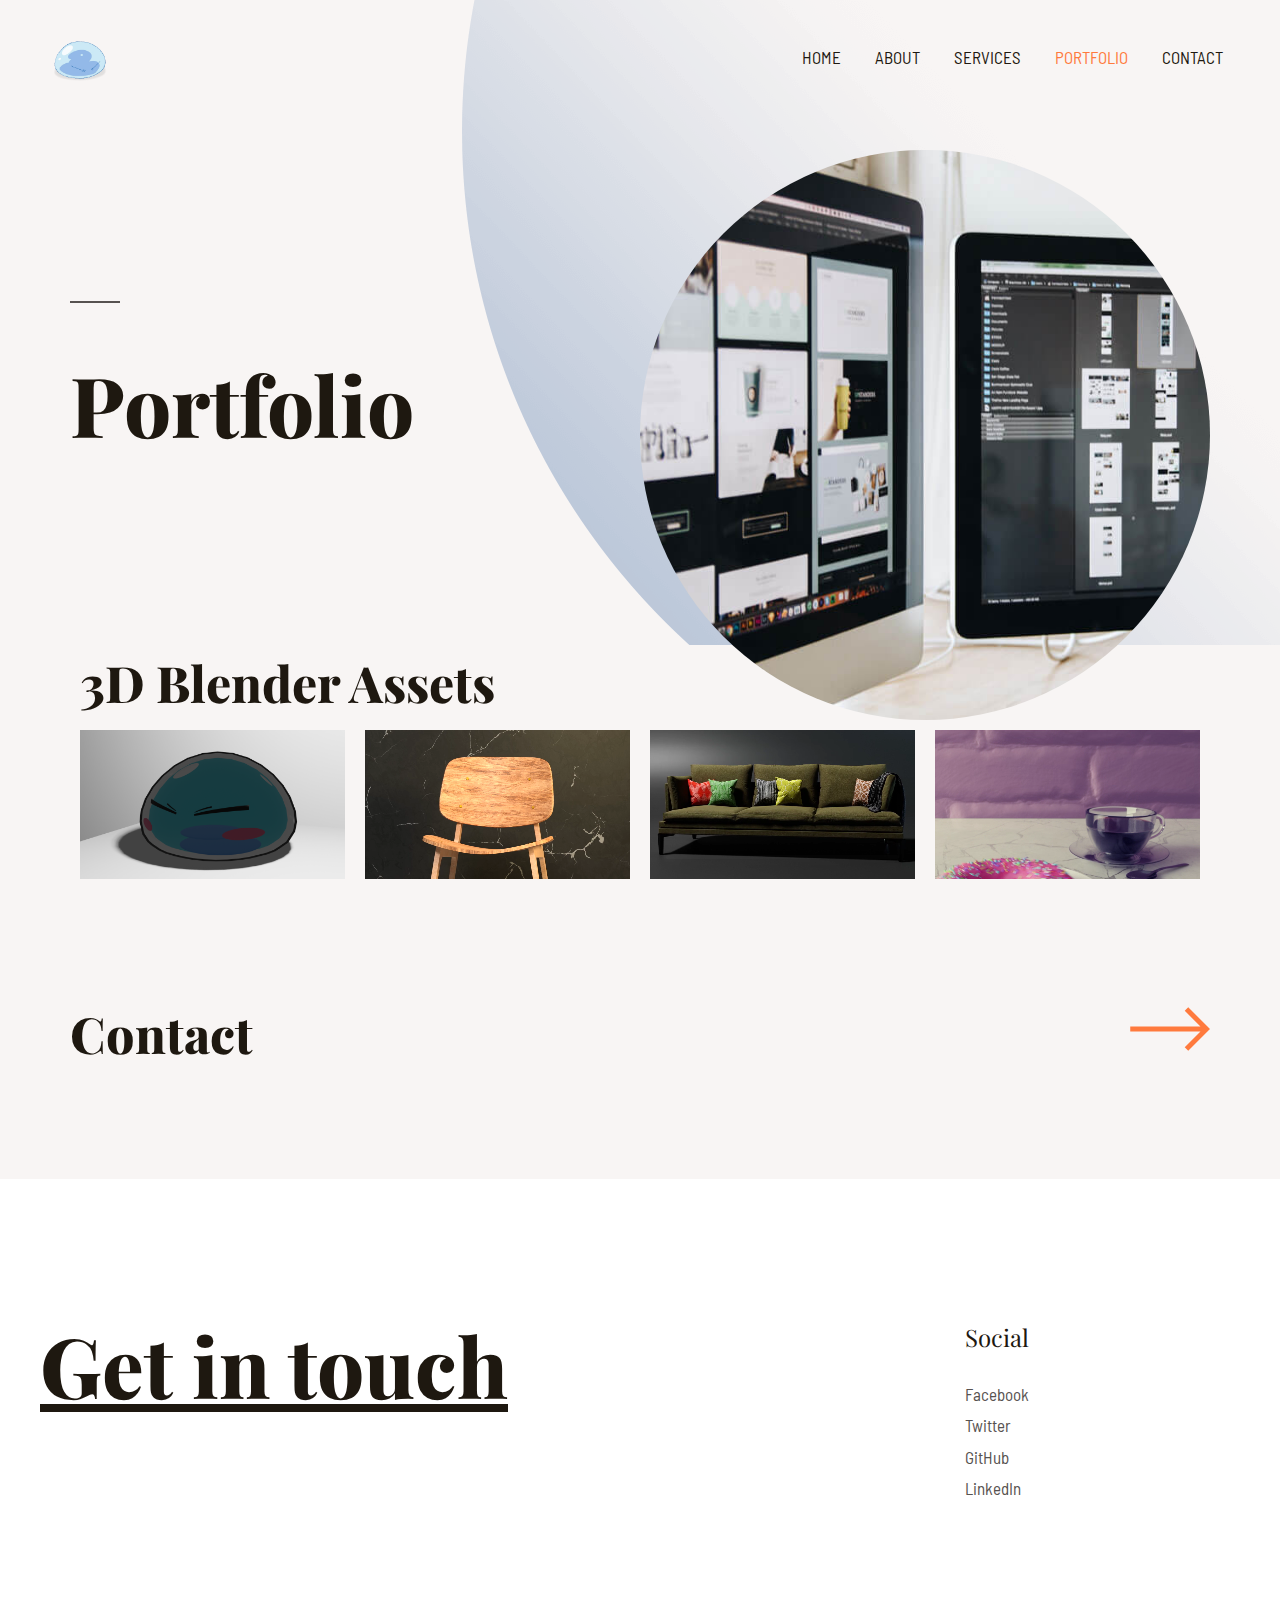
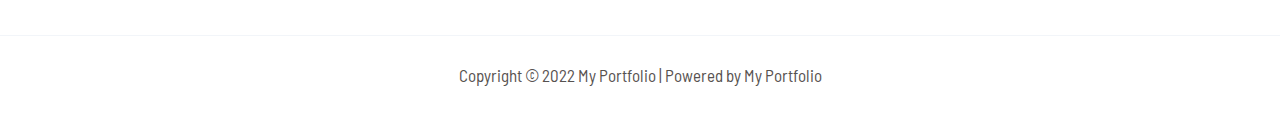
<file: portfolio/index.html>
<!DOCTYPE html>
<html lang="en-US">
<head>
<meta charset="UTF-8">
<meta name="viewport" content="width=device-width, initial-scale=1">
<link rel="profile" href="https://gmpg.org/xfn/11">

<title>Portfolio &#8211; My Portfolio</title>
<meta name="robots" content="max-image-preview:large">
<link rel="dns-prefetch" href="//fonts.googleapis.com">
<link rel="dns-prefetch" href="//s.w.org">
<link rel="alternate" type="application/rss+xml" title="My Portfolio &raquo; Feed" href="./../feed/index.html">
<link rel="alternate" type="application/rss+xml" title="My Portfolio &raquo; Comments Feed" href="./../comments/feed/index.html">
<script>
window._wpemojiSettings = {"baseUrl":"https:\/\/s.w.org\/images\/core\/emoji\/13.1.0\/72x72\/","ext":".png","svgUrl":"https:\/\/s.w.org\/images\/core\/emoji\/13.1.0\/svg\/","svgExt":".svg","source":{"concatemoji":".\/wp-includes\/js\/wp-emoji-release.min.js?ver=5.9"}};
/*! This file is auto-generated */
!function(e,a,t){var n,r,o,i=a.createElement("canvas"),p=i.getContext&&i.getContext("2d");function s(e,t){var a=String.fromCharCode;p.clearRect(0,0,i.width,i.height),p.fillText(a.apply(this,e),0,0);e=i.toDataURL();return p.clearRect(0,0,i.width,i.height),p.fillText(a.apply(this,t),0,0),e===i.toDataURL()}function c(e){var t=a.createElement("script");t.src=e,t.defer=t.type="text/javascript",a.getElementsByTagName("head")[0].appendChild(t)}for(o=Array("flag","emoji"),t.supports={everything:!0,everythingExceptFlag:!0},r=0;r<o.length;r++)t.supports[o[r]]=function(e){if(!p||!p.fillText)return!1;switch(p.textBaseline="top",p.font="600 32px Arial",e){case"flag":return s([127987,65039,8205,9895,65039],[127987,65039,8203,9895,65039])?!1:!s([55356,56826,55356,56819],[55356,56826,8203,55356,56819])&&!s([55356,57332,56128,56423,56128,56418,56128,56421,56128,56430,56128,56423,56128,56447],[55356,57332,8203,56128,56423,8203,56128,56418,8203,56128,56421,8203,56128,56430,8203,56128,56423,8203,56128,56447]);case"emoji":return!s([10084,65039,8205,55357,56613],[10084,65039,8203,55357,56613])}return!1}(o[r]),t.supports.everything=t.supports.everything&&t.supports[o[r]],"flag"!==o[r]&&(t.supports.everythingExceptFlag=t.supports.everythingExceptFlag&&t.supports[o[r]]);t.supports.everythingExceptFlag=t.supports.everythingExceptFlag&&!t.supports.flag,t.DOMReady=!1,t.readyCallback=function(){t.DOMReady=!0},t.supports.everything||(n=function(){t.readyCallback()},a.addEventListener?(a.addEventListener("DOMContentLoaded",n,!1),e.addEventListener("load",n,!1)):(e.attachEvent("onload",n),a.attachEvent("onreadystatechange",function(){"complete"===a.readyState&&t.readyCallback()})),(n=t.source||{}).concatemoji?c(n.concatemoji):n.wpemoji&&n.twemoji&&(c(n.twemoji),c(n.wpemoji)))}(window,document,window._wpemojiSettings);
</script>
<style>img.wp-smiley,
img.emoji {
	display: inline !important;
	border: none !important;
	box-shadow: none !important;
	height: 1em !important;
	width: 1em !important;
	margin: 0 0.07em !important;
	vertical-align: -0.1em !important;
	background: none !important;
	padding: 0 !important;
}</style>
	<link rel="stylesheet" id="astra-theme-css-css" href="./../wp-content/themes/astra/assets/css/minified/main.min.css?ver=3.7.7" media="all">
<style id="astra-theme-css-inline-css">html{font-size:106.25%;}a,.page-title{color:var(--ast-global-color-2);}a:hover,a:focus{color:var(--ast-global-color-1);}body,button,input,select,textarea,.ast-button,.ast-custom-button{font-family:'Barlow Semi Condensed',sans-serif;font-weight:400;font-size:17px;font-size:1rem;}blockquote{color:var(--ast-global-color-3);}h1,.entry-content h1,h2,.entry-content h2,h3,.entry-content h3,h4,.entry-content h4,h5,.entry-content h5,h6,.entry-content h6,.site-title,.site-title a{font-family:'Barlow Semi Condensed',sans-serif;font-weight:500;}.site-title{font-size:35px;font-size:2.0588235294118rem;display:none;}header .custom-logo-link img{max-width:80px;}.astra-logo-svg{width:80px;}.ast-archive-description .ast-archive-title{font-size:40px;font-size:2.3529411764706rem;}.site-header .site-description{font-size:15px;font-size:0.88235294117647rem;display:none;}.entry-title{font-size:30px;font-size:1.7647058823529rem;}h1,.entry-content h1{font-size:83px;font-size:4.8823529411765rem;font-weight:800;font-family:'Playfair Display',serif;line-height:1.1;}h2,.entry-content h2{font-size:50px;font-size:2.9411764705882rem;font-weight:800;font-family:'Playfair Display',serif;line-height:1.1;}h3,.entry-content h3{font-size:35px;font-size:2.0588235294118rem;font-weight:800;font-family:'Playfair Display',serif;line-height:1.2;}h4,.entry-content h4{font-size:22px;font-size:1.2941176470588rem;font-family:'Barlow Semi Condensed',sans-serif;}h5,.entry-content h5{font-size:20px;font-size:1.1764705882353rem;font-family:'Barlow Semi Condensed',sans-serif;}h6,.entry-content h6{font-size:17px;font-size:1rem;font-family:'Barlow Semi Condensed',sans-serif;}.ast-single-post .entry-title,.page-title{font-size:30px;font-size:1.7647058823529rem;}::selection{background-color:var(--ast-global-color-0);color:#000000;}body,h1,.entry-title a,.entry-content h1,h2,.entry-content h2,h3,.entry-content h3,h4,.entry-content h4,h5,.entry-content h5,h6,.entry-content h6{color:var(--ast-global-color-3);}.tagcloud a:hover,.tagcloud a:focus,.tagcloud a.current-item{color:#ffffff;border-color:var(--ast-global-color-2);background-color:var(--ast-global-color-2);}input:focus,input[type="text"]:focus,input[type="email"]:focus,input[type="url"]:focus,input[type="password"]:focus,input[type="reset"]:focus,input[type="search"]:focus,textarea:focus{border-color:var(--ast-global-color-2);}input[type="radio"]:checked,input[type=reset],input[type="checkbox"]:checked,input[type="checkbox"]:hover:checked,input[type="checkbox"]:focus:checked,input[type=range]::-webkit-slider-thumb{border-color:var(--ast-global-color-2);background-color:var(--ast-global-color-2);box-shadow:none;}.site-footer a:hover + .post-count,.site-footer a:focus + .post-count{background:var(--ast-global-color-2);border-color:var(--ast-global-color-2);}.single .nav-links .nav-previous,.single .nav-links .nav-next{color:var(--ast-global-color-2);}.entry-meta,.entry-meta *{line-height:1.45;color:var(--ast-global-color-2);}.entry-meta a:hover,.entry-meta a:hover *,.entry-meta a:focus,.entry-meta a:focus *,.page-links > .page-link,.page-links .page-link:hover,.post-navigation a:hover{color:var(--ast-global-color-1);}#cat option,.secondary .calendar_wrap thead a,.secondary .calendar_wrap thead a:visited{color:var(--ast-global-color-2);}.secondary .calendar_wrap #today,.ast-progress-val span{background:var(--ast-global-color-2);}.secondary a:hover + .post-count,.secondary a:focus + .post-count{background:var(--ast-global-color-2);border-color:var(--ast-global-color-2);}.calendar_wrap #today > a{color:#ffffff;}.page-links .page-link,.single .post-navigation a{color:var(--ast-global-color-2);}.widget-title{font-size:24px;font-size:1.4117647058824rem;color:var(--ast-global-color-3);}.site-logo-img img{ transition:all 0.2s linear;}.ast-page-builder-template .hentry {margin: 0;}.ast-page-builder-template .site-content > .ast-container {max-width: 100%;padding: 0;}.ast-page-builder-template .site-content #primary {padding: 0;margin: 0;}.ast-page-builder-template .no-results {text-align: center;margin: 4em auto;}.ast-page-builder-template .ast-pagination {padding: 2em;}.ast-page-builder-template .entry-header.ast-no-title.ast-no-thumbnail {margin-top: 0;}.ast-page-builder-template .entry-header.ast-header-without-markup {margin-top: 0;margin-bottom: 0;}.ast-page-builder-template .entry-header.ast-no-title.ast-no-meta {margin-bottom: 0;}.ast-page-builder-template.single .post-navigation {padding-bottom: 2em;}.ast-page-builder-template.single-post .site-content > .ast-container {max-width: 100%;}.ast-page-builder-template .entry-header {margin-top: 4em;margin-left: auto;margin-right: auto;padding-left: 20px;padding-right: 20px;}.ast-page-builder-template .ast-archive-description {margin-top: 4em;margin-left: auto;margin-right: auto;padding-left: 20px;padding-right: 20px;}.single.ast-page-builder-template .entry-header {padding-left: 20px;padding-right: 20px;}.ast-page-builder-template.ast-no-sidebar .entry-content .alignwide {margin-left: 0;margin-right: 0;}@media (max-width:921px){#ast-desktop-header{display:none;}}@media (min-width:921px){#ast-mobile-header{display:none;}}.wp-block-buttons.aligncenter{justify-content:center;}@media (min-width:1200px){.wp-block-group .has-background{padding:20px;}}@media (min-width:1200px){.ast-no-sidebar.ast-separate-container .entry-content .wp-block-group.alignwide,.ast-no-sidebar.ast-separate-container .entry-content .wp-block-cover.alignwide{margin-left:-20px;margin-right:-20px;padding-left:20px;padding-right:20px;}.ast-no-sidebar.ast-separate-container .entry-content .wp-block-cover.alignfull,.ast-no-sidebar.ast-separate-container .entry-content .wp-block-group.alignfull{margin-left:-6.67em;margin-right:-6.67em;padding-left:6.67em;padding-right:6.67em;}}@media (min-width:1200px){.wp-block-cover-image.alignwide .wp-block-cover__inner-container,.wp-block-cover.alignwide .wp-block-cover__inner-container,.wp-block-cover-image.alignfull .wp-block-cover__inner-container,.wp-block-cover.alignfull .wp-block-cover__inner-container{width:100%;}}.ast-plain-container.ast-no-sidebar #primary{margin-top:0;margin-bottom:0;}@media (max-width:921px){.ast-theme-transparent-header #primary,.ast-theme-transparent-header #secondary{padding:0;}}.wp-block-columns{margin-bottom:unset;}.wp-block-image.size-full{margin:2rem 0;}.wp-block-separator.has-background{padding:0;}.wp-block-gallery{margin-bottom:1.6em;}.wp-block-group{padding-top:4em;padding-bottom:4em;}.wp-block-group__inner-container .wp-block-columns:last-child,.wp-block-group__inner-container :last-child,.wp-block-table table{margin-bottom:0;}.blocks-gallery-grid{width:100%;}.wp-block-navigation-link__content{padding:5px 0;}.wp-block-group .wp-block-group .has-text-align-center,.wp-block-group .wp-block-column .has-text-align-center{max-width:100%;}.has-text-align-center{margin:0 auto;}@media (min-width:1200px){.wp-block-cover__inner-container,.alignwide .wp-block-group__inner-container,.alignfull .wp-block-group__inner-container{max-width:1200px;margin:0 auto;}.wp-block-group.alignnone,.wp-block-group.aligncenter,.wp-block-group.alignleft,.wp-block-group.alignright,.wp-block-group.alignwide,.wp-block-columns.alignwide{margin:2rem 0 1rem 0;}}@media (max-width:1200px){.wp-block-group{padding:3em;}.wp-block-group .wp-block-group{padding:1.5em;}.wp-block-columns,.wp-block-column{margin:1rem 0;}}@media (min-width:921px){.wp-block-columns .wp-block-group{padding:2em;}}@media (max-width:544px){.wp-block-cover-image .wp-block-cover__inner-container,.wp-block-cover .wp-block-cover__inner-container{width:unset;}.wp-block-cover,.wp-block-cover-image{padding:2em 0;}.wp-block-group,.wp-block-cover{padding:2em;}.wp-block-media-text__media img,.wp-block-media-text__media video{width:unset;max-width:100%;}.wp-block-media-text.has-background .wp-block-media-text__content{padding:1em;}}@media (max-width:921px){.ast-plain-container.ast-no-sidebar #primary{padding:0;}}@media (min-width:544px){.entry-content .wp-block-media-text.has-media-on-the-right .wp-block-media-text__content{padding:0 8% 0 0;}.entry-content .wp-block-media-text .wp-block-media-text__content{padding:0 0 0 8%;}.ast-plain-container .site-content .entry-content .has-custom-content-position.is-position-bottom-left > *,.ast-plain-container .site-content .entry-content .has-custom-content-position.is-position-bottom-right > *,.ast-plain-container .site-content .entry-content .has-custom-content-position.is-position-top-left > *,.ast-plain-container .site-content .entry-content .has-custom-content-position.is-position-top-right > *,.ast-plain-container .site-content .entry-content .has-custom-content-position.is-position-center-right > *,.ast-plain-container .site-content .entry-content .has-custom-content-position.is-position-center-left > *{margin:0;}}@media (max-width:544px){.entry-content .wp-block-media-text .wp-block-media-text__content{padding:8% 0;}.wp-block-media-text .wp-block-media-text__media img{width:auto;max-width:100%;}}.wp-block-button.is-style-outline .wp-block-button__link{border-color:rgba(0,0,0,0);border-top-width:2px;border-right-width:2px;border-bottom-width:2px;border-left-width:2px;}.wp-block-button.is-style-outline > .wp-block-button__link:not(.has-text-color),.wp-block-button.wp-block-button__link.is-style-outline:not(.has-text-color){color:rgba(0,0,0,0);}.wp-block-button.is-style-outline .wp-block-button__link:hover,.wp-block-button.is-style-outline .wp-block-button__link:focus{color:var(--ast-global-color-2) !important;background-color:rgba(0,0,0,0);border-color:rgba(0,0,0,0);}.post-page-numbers.current .page-link,.ast-pagination .page-numbers.current{color:#000000;border-color:var(--ast-global-color-0);background-color:var(--ast-global-color-0);border-radius:2px;}@media (max-width:921px){.wp-block-button.is-style-outline .wp-block-button__link{padding-top:calc(15px - 2px);padding-right:calc(30px - 2px);padding-bottom:calc(15px - 2px);padding-left:calc(30px - 2px);}}@media (max-width:544px){.wp-block-button.is-style-outline .wp-block-button__link{padding-top:calc(15px - 2px);padding-right:calc(30px - 2px);padding-bottom:calc(15px - 2px);padding-left:calc(30px - 2px);}}@media (min-width:544px){.entry-content > .alignleft{margin-right:20px;}.entry-content > .alignright{margin-left:20px;}.wp-block-group.has-background{padding:20px;}}@media (max-width:921px){.ast-separate-container .ast-article-post,.ast-separate-container .ast-article-single{padding:1.5em 2.14em;}.ast-separate-container #primary,.ast-separate-container #secondary{padding:1.5em 0;}#primary,#secondary{padding:1.5em 0;margin:0;}.ast-left-sidebar #content > .ast-container{display:flex;flex-direction:column-reverse;width:100%;}.ast-author-box img.avatar{margin:20px 0 0 0;}}@media (min-width:922px){.ast-separate-container.ast-right-sidebar #primary,.ast-separate-container.ast-left-sidebar #primary{border:0;}.search-no-results.ast-separate-container #primary{margin-bottom:4em;}}.elementor-button-wrapper .elementor-button{border-style:solid;text-decoration:none;border-top-width:0;border-right-width:0;border-left-width:0;border-bottom-width:0;}body .elementor-button.elementor-size-sm,body .elementor-button.elementor-size-xs,body .elementor-button.elementor-size-md,body .elementor-button.elementor-size-lg,body .elementor-button.elementor-size-xl,body .elementor-button{border-radius:2px;padding-top:0px;padding-right:0px;padding-bottom:0px;padding-left:0px;}.elementor-button-wrapper .elementor-button{border-color:rgba(0,0,0,0);background-color:rgba(0,0,0,0);}.elementor-button-wrapper .elementor-button:hover,.elementor-button-wrapper .elementor-button:focus{color:var(--ast-global-color-2);background-color:rgba(0,0,0,0);border-color:rgba(0,0,0,0);}.wp-block-button .wp-block-button__link ,.elementor-button-wrapper .elementor-button,.elementor-button-wrapper .elementor-button:visited{color:var(--ast-global-color-0);}.elementor-button-wrapper .elementor-button{font-family:inherit;font-weight:inherit;line-height:1;text-transform:uppercase;letter-spacing:2px;}body .elementor-button.elementor-size-sm,body .elementor-button.elementor-size-xs,body .elementor-button.elementor-size-md,body .elementor-button.elementor-size-lg,body .elementor-button.elementor-size-xl,body .elementor-button{font-size:16px;font-size:0.94117647058824rem;}.wp-block-button .wp-block-button__link:hover,.wp-block-button .wp-block-button__link:focus{color:var(--ast-global-color-2);background-color:rgba(0,0,0,0);border-color:rgba(0,0,0,0);}.elementor-widget-heading h1.elementor-heading-title{line-height:1.1;}.elementor-widget-heading h2.elementor-heading-title{line-height:1.1;}.elementor-widget-heading h3.elementor-heading-title{line-height:1.2;}.wp-block-button .wp-block-button__link{border:none;background-color:rgba(0,0,0,0);color:var(--ast-global-color-0);font-family:inherit;font-weight:inherit;line-height:1;text-transform:uppercase;letter-spacing:2px;font-size:16px;font-size:0.94117647058824rem;border-radius:2px;padding:15px 30px;}.wp-block-button.is-style-outline .wp-block-button__link{border-style:solid;border-top-width:2px;border-right-width:2px;border-left-width:2px;border-bottom-width:2px;border-color:rgba(0,0,0,0);padding-top:calc(15px - 2px);padding-right:calc(30px - 2px);padding-bottom:calc(15px - 2px);padding-left:calc(30px - 2px);}@media (max-width:921px){.wp-block-button .wp-block-button__link{border:none;padding:15px 30px;}.wp-block-button.is-style-outline .wp-block-button__link{padding-top:calc(15px - 2px);padding-right:calc(30px - 2px);padding-bottom:calc(15px - 2px);padding-left:calc(30px - 2px);}}@media (max-width:544px){.wp-block-button .wp-block-button__link{border:none;padding:15px 30px;}.wp-block-button.is-style-outline .wp-block-button__link{padding-top:calc(15px - 2px);padding-right:calc(30px - 2px);padding-bottom:calc(15px - 2px);padding-left:calc(30px - 2px);}}.menu-toggle,button,.ast-button,.ast-custom-button,.button,input#submit,input[type="button"],input[type="submit"],input[type="reset"]{border-style:solid;border-top-width:0;border-right-width:0;border-left-width:0;border-bottom-width:0;color:var(--ast-global-color-0);border-color:rgba(0,0,0,0);background-color:rgba(0,0,0,0);border-radius:2px;padding-top:0px;padding-right:0px;padding-bottom:0px;padding-left:0px;font-family:inherit;font-weight:inherit;font-size:16px;font-size:0.94117647058824rem;line-height:1;text-transform:uppercase;letter-spacing:2px;}button:focus,.menu-toggle:hover,button:hover,.ast-button:hover,.ast-custom-button:hover .button:hover,.ast-custom-button:hover ,input[type=reset]:hover,input[type=reset]:focus,input#submit:hover,input#submit:focus,input[type="button"]:hover,input[type="button"]:focus,input[type="submit"]:hover,input[type="submit"]:focus{color:var(--ast-global-color-2);background-color:rgba(0,0,0,0);border-color:rgba(0,0,0,0);}@media (min-width:544px){.ast-container{max-width:100%;}}@media (max-width:544px){.ast-separate-container .ast-article-post,.ast-separate-container .ast-article-single,.ast-separate-container .comments-title,.ast-separate-container .ast-archive-description{padding:1.5em 1em;}.ast-separate-container #content .ast-container{padding-left:0.54em;padding-right:0.54em;}.ast-separate-container .ast-comment-list li.depth-1{padding:1.5em 1em;margin-bottom:1.5em;}.ast-separate-container .ast-comment-list .bypostauthor{padding:.5em;}.ast-search-menu-icon.ast-dropdown-active .search-field{width:170px;}}@media (max-width:921px){.ast-mobile-header-stack .main-header-bar .ast-search-menu-icon{display:inline-block;}.ast-header-break-point.ast-header-custom-item-outside .ast-mobile-header-stack .main-header-bar .ast-search-icon{margin:0;}.ast-comment-avatar-wrap img{max-width:2.5em;}.ast-separate-container .ast-comment-list li.depth-1{padding:1.5em 2.14em;}.ast-separate-container .comment-respond{padding:2em 2.14em;}.ast-comment-meta{padding:0 1.8888em 1.3333em;}}body,.ast-separate-container{background-color:var(--ast-global-color-4);;background-image:none;;}.ast-no-sidebar.ast-separate-container .entry-content .alignfull {margin-left: -6.67em;margin-right: -6.67em;width: auto;}@media (max-width: 1200px) {.ast-no-sidebar.ast-separate-container .entry-content .alignfull {margin-left: -2.4em;margin-right: -2.4em;}}@media (max-width: 768px) {.ast-no-sidebar.ast-separate-container .entry-content .alignfull {margin-left: -2.14em;margin-right: -2.14em;}}@media (max-width: 544px) {.ast-no-sidebar.ast-separate-container .entry-content .alignfull {margin-left: -1em;margin-right: -1em;}}.ast-no-sidebar.ast-separate-container .entry-content .alignwide {margin-left: -20px;margin-right: -20px;}.ast-no-sidebar.ast-separate-container .entry-content .wp-block-column .alignfull,.ast-no-sidebar.ast-separate-container .entry-content .wp-block-column .alignwide {margin-left: auto;margin-right: auto;width: 100%;}@media (max-width:921px){.site-title{display:none;}.ast-archive-description .ast-archive-title{font-size:40px;}.site-header .site-description{display:none;}.entry-title{font-size:30px;}h1,.entry-content h1{font-size:60px;}h2,.entry-content h2{font-size:43px;}h3,.entry-content h3{font-size:30px;}.ast-single-post .entry-title,.page-title{font-size:30px;}}@media (max-width:544px){.site-title{display:none;}.ast-archive-description .ast-archive-title{font-size:40px;}.site-header .site-description{display:none;}.entry-title{font-size:30px;}h1,.entry-content h1{font-size:45px;}h2,.entry-content h2{font-size:35px;}h3,.entry-content h3{font-size:20px;}.ast-single-post .entry-title,.page-title{font-size:30px;}}@media (max-width:921px){html{font-size:96.9%;}}@media (max-width:544px){html{font-size:96.9%;}}@media (min-width:922px){.ast-container{max-width:1240px;}}@media (min-width:922px){.site-content .ast-container{display:flex;}}@media (max-width:921px){.site-content .ast-container{flex-direction:column;}}@media (min-width:922px){.main-header-menu .sub-menu .menu-item.ast-left-align-sub-menu:hover > .sub-menu,.main-header-menu .sub-menu .menu-item.ast-left-align-sub-menu.focus > .sub-menu{margin-left:-0px;}}.ast-theme-transparent-header [data-section="section-header-mobile-trigger"] .ast-button-wrap .mobile-menu-toggle-icon .ast-mobile-svg{fill:var(--ast-global-color-2);}.ast-theme-transparent-header [data-section="section-header-mobile-trigger"] .ast-button-wrap .mobile-menu-wrap .mobile-menu{color:var(--ast-global-color-2);}.ast-theme-transparent-header [data-section="section-header-mobile-trigger"] .ast-button-wrap .ast-mobile-menu-trigger-minimal{background:transparent;}blockquote {padding: 1.2em;}:root .has-ast-global-color-0-color{color:var(--ast-global-color-0);}:root .has-ast-global-color-0-background-color{background-color:var(--ast-global-color-0);}:root .wp-block-button .has-ast-global-color-0-color{color:var(--ast-global-color-0);}:root .wp-block-button .has-ast-global-color-0-background-color{background-color:var(--ast-global-color-0);}:root .has-ast-global-color-1-color{color:var(--ast-global-color-1);}:root .has-ast-global-color-1-background-color{background-color:var(--ast-global-color-1);}:root .wp-block-button .has-ast-global-color-1-color{color:var(--ast-global-color-1);}:root .wp-block-button .has-ast-global-color-1-background-color{background-color:var(--ast-global-color-1);}:root .has-ast-global-color-2-color{color:var(--ast-global-color-2);}:root .has-ast-global-color-2-background-color{background-color:var(--ast-global-color-2);}:root .wp-block-button .has-ast-global-color-2-color{color:var(--ast-global-color-2);}:root .wp-block-button .has-ast-global-color-2-background-color{background-color:var(--ast-global-color-2);}:root .has-ast-global-color-3-color{color:var(--ast-global-color-3);}:root .has-ast-global-color-3-background-color{background-color:var(--ast-global-color-3);}:root .wp-block-button .has-ast-global-color-3-color{color:var(--ast-global-color-3);}:root .wp-block-button .has-ast-global-color-3-background-color{background-color:var(--ast-global-color-3);}:root .has-ast-global-color-4-color{color:var(--ast-global-color-4);}:root .has-ast-global-color-4-background-color{background-color:var(--ast-global-color-4);}:root .wp-block-button .has-ast-global-color-4-color{color:var(--ast-global-color-4);}:root .wp-block-button .has-ast-global-color-4-background-color{background-color:var(--ast-global-color-4);}:root .has-ast-global-color-5-color{color:var(--ast-global-color-5);}:root .has-ast-global-color-5-background-color{background-color:var(--ast-global-color-5);}:root .wp-block-button .has-ast-global-color-5-color{color:var(--ast-global-color-5);}:root .wp-block-button .has-ast-global-color-5-background-color{background-color:var(--ast-global-color-5);}:root .has-ast-global-color-6-color{color:var(--ast-global-color-6);}:root .has-ast-global-color-6-background-color{background-color:var(--ast-global-color-6);}:root .wp-block-button .has-ast-global-color-6-color{color:var(--ast-global-color-6);}:root .wp-block-button .has-ast-global-color-6-background-color{background-color:var(--ast-global-color-6);}:root .has-ast-global-color-7-color{color:var(--ast-global-color-7);}:root .has-ast-global-color-7-background-color{background-color:var(--ast-global-color-7);}:root .wp-block-button .has-ast-global-color-7-color{color:var(--ast-global-color-7);}:root .wp-block-button .has-ast-global-color-7-background-color{background-color:var(--ast-global-color-7);}:root .has-ast-global-color-8-color{color:var(--ast-global-color-8);}:root .has-ast-global-color-8-background-color{background-color:var(--ast-global-color-8);}:root .wp-block-button .has-ast-global-color-8-color{color:var(--ast-global-color-8);}:root .wp-block-button .has-ast-global-color-8-background-color{background-color:var(--ast-global-color-8);}:root{--ast-global-color-0:#FF7A3D;--ast-global-color-1:#FF5100;--ast-global-color-2:#1E1810;--ast-global-color-3:#575250;--ast-global-color-4:#F8F5F4;--ast-global-color-5:#FFFFFF;--ast-global-color-6:#000000;--ast-global-color-7:#4B4F58;--ast-global-color-8:#F6F7F8;}.ast-theme-transparent-header #masthead .site-logo-img .transparent-custom-logo .astra-logo-svg{width:150px;}.ast-theme-transparent-header #masthead .site-logo-img .transparent-custom-logo img{ max-width:150px;}@media (max-width:921px){.ast-theme-transparent-header #masthead .site-logo-img .transparent-custom-logo .astra-logo-svg{width:120px;}.ast-theme-transparent-header #masthead .site-logo-img .transparent-custom-logo img{ max-width:120px;}}@media (max-width:543px){.ast-theme-transparent-header #masthead .site-logo-img .transparent-custom-logo .astra-logo-svg{width:100px;}.ast-theme-transparent-header #masthead .site-logo-img .transparent-custom-logo img{ max-width:100px;}}@media (min-width:921px){.ast-theme-transparent-header #masthead{position:absolute;left:0;right:0;}.ast-theme-transparent-header .main-header-bar,.ast-theme-transparent-header.ast-header-break-point .main-header-bar{background:none;}body.elementor-editor-active.ast-theme-transparent-header #masthead,.fl-builder-edit .ast-theme-transparent-header #masthead,body.vc_editor.ast-theme-transparent-header #masthead,body.brz-ed.ast-theme-transparent-header #masthead{z-index:0;}.ast-header-break-point.ast-replace-site-logo-transparent.ast-theme-transparent-header .custom-mobile-logo-link{display:none;}.ast-header-break-point.ast-replace-site-logo-transparent.ast-theme-transparent-header .transparent-custom-logo{display:inline-block;}.ast-theme-transparent-header .ast-above-header,.ast-theme-transparent-header .ast-above-header.ast-above-header-bar{background-image:none;background-color:transparent;}.ast-theme-transparent-header .ast-below-header{background-image:none;background-color:transparent;}}.ast-theme-transparent-header .ast-builder-menu .main-header-menu,.ast-theme-transparent-header .ast-builder-menu .main-header-menu .menu-link,.ast-theme-transparent-header [CLASS*="ast-builder-menu-"] .main-header-menu .menu-item > .menu-link,.ast-theme-transparent-header .ast-masthead-custom-menu-items,.ast-theme-transparent-header .ast-masthead-custom-menu-items a,.ast-theme-transparent-header .ast-builder-menu .main-header-menu .menu-item > .ast-menu-toggle,.ast-theme-transparent-header .ast-builder-menu .main-header-menu .menu-item > .ast-menu-toggle,.ast-theme-transparent-header .ast-above-header-navigation a,.ast-header-break-point.ast-theme-transparent-header .ast-above-header-navigation a,.ast-header-break-point.ast-theme-transparent-header .ast-above-header-navigation > ul.ast-above-header-menu > .menu-item-has-children:not(.current-menu-item) > .ast-menu-toggle,.ast-theme-transparent-header .ast-below-header-menu,.ast-theme-transparent-header .ast-below-header-menu a,.ast-header-break-point.ast-theme-transparent-header .ast-below-header-menu a,.ast-header-break-point.ast-theme-transparent-header .ast-below-header-menu,.ast-theme-transparent-header .main-header-menu .menu-link{color:var(--ast-global-color-2);}.ast-theme-transparent-header .ast-builder-menu .main-header-menu .menu-item:hover > .menu-link,.ast-theme-transparent-header .ast-builder-menu .main-header-menu .menu-item:hover > .ast-menu-toggle,.ast-theme-transparent-header .ast-builder-menu .main-header-menu .ast-masthead-custom-menu-items a:hover,.ast-theme-transparent-header .ast-builder-menu .main-header-menu .focus > .menu-link,.ast-theme-transparent-header .ast-builder-menu .main-header-menu .focus > .ast-menu-toggle,.ast-theme-transparent-header .ast-builder-menu .main-header-menu .current-menu-item > .menu-link,.ast-theme-transparent-header .ast-builder-menu .main-header-menu .current-menu-ancestor > .menu-link,.ast-theme-transparent-header .ast-builder-menu .main-header-menu .current-menu-item > .ast-menu-toggle,.ast-theme-transparent-header .ast-builder-menu .main-header-menu .current-menu-ancestor > .ast-menu-toggle,.ast-theme-transparent-header [CLASS*="ast-builder-menu-"] .main-header-menu .current-menu-item > .menu-link,.ast-theme-transparent-header [CLASS*="ast-builder-menu-"] .main-header-menu .current-menu-ancestor > .menu-link,.ast-theme-transparent-header [CLASS*="ast-builder-menu-"] .main-header-menu .current-menu-item > .ast-menu-toggle,.ast-theme-transparent-header [CLASS*="ast-builder-menu-"] .main-header-menu .current-menu-ancestor > .ast-menu-toggle,.ast-theme-transparent-header .main-header-menu .menu-item:hover > .menu-link,.ast-theme-transparent-header .main-header-menu .current-menu-item > .menu-link,.ast-theme-transparent-header .main-header-menu .current-menu-ancestor > .menu-link{color:var(--ast-global-color-0);}@media (max-width:921px){.ast-theme-transparent-header #masthead{position:absolute;left:0;right:0;}.ast-theme-transparent-header .main-header-bar,.ast-theme-transparent-header.ast-header-break-point .main-header-bar{background:none;}body.elementor-editor-active.ast-theme-transparent-header #masthead,.fl-builder-edit .ast-theme-transparent-header #masthead,body.vc_editor.ast-theme-transparent-header #masthead,body.brz-ed.ast-theme-transparent-header #masthead{z-index:0;}.ast-header-break-point.ast-replace-site-logo-transparent.ast-theme-transparent-header .custom-mobile-logo-link{display:none;}.ast-header-break-point.ast-replace-site-logo-transparent.ast-theme-transparent-header .transparent-custom-logo{display:inline-block;}.ast-theme-transparent-header .ast-above-header,.ast-theme-transparent-header .ast-above-header.ast-above-header-bar{background-image:none;background-color:transparent;}.ast-theme-transparent-header .ast-below-header{background-image:none;background-color:transparent;}}.ast-theme-transparent-header #ast-desktop-header > [CLASS*="-header-wrap"]:nth-last-child(2) > [CLASS*="-header-bar"],.ast-theme-transparent-header.ast-header-break-point #ast-mobile-header > [CLASS*="-header-wrap"]:nth-last-child(2) > [CLASS*="-header-bar"]{border-bottom-style:none;}.ast-breadcrumbs .trail-browse,.ast-breadcrumbs .trail-items,.ast-breadcrumbs .trail-items li{display:inline-block;margin:0;padding:0;border:none;background:inherit;text-indent:0;}.ast-breadcrumbs .trail-browse{font-size:inherit;font-style:inherit;font-weight:inherit;color:inherit;}.ast-breadcrumbs .trail-items{list-style:none;}.trail-items li::after{padding:0 0.3em;content:"\00bb";}.trail-items li:last-of-type::after{display:none;}h1,.entry-content h1,h2,.entry-content h2,h3,.entry-content h3,h4,.entry-content h4,h5,.entry-content h5,h6,.entry-content h6{color:var(--ast-global-color-2);}@media (max-width:921px){.ast-builder-grid-row-container.ast-builder-grid-row-tablet-3-firstrow .ast-builder-grid-row > *:first-child,.ast-builder-grid-row-container.ast-builder-grid-row-tablet-3-lastrow .ast-builder-grid-row > *:last-child{grid-column:1 / -1;}}@media (max-width:544px){.ast-builder-grid-row-container.ast-builder-grid-row-mobile-3-firstrow .ast-builder-grid-row > *:first-child,.ast-builder-grid-row-container.ast-builder-grid-row-mobile-3-lastrow .ast-builder-grid-row > *:last-child{grid-column:1 / -1;}}.ast-builder-layout-element[data-section="title_tagline"]{display:flex;}@media (max-width:921px){.ast-header-break-point .ast-builder-layout-element[data-section="title_tagline"]{display:flex;}}@media (max-width:544px){.ast-header-break-point .ast-builder-layout-element[data-section="title_tagline"]{display:flex;}}.ast-builder-menu-1{font-family:inherit;font-weight:inherit;text-transform:uppercase;}.ast-builder-menu-1 .sub-menu,.ast-builder-menu-1 .inline-on-mobile .sub-menu{border-top-width:2px;border-bottom-width:0px;border-right-width:0px;border-left-width:0px;border-color:var(--ast-global-color-0);border-style:solid;border-radius:0px;}.ast-builder-menu-1 .main-header-menu > .menu-item > .sub-menu,.ast-builder-menu-1 .main-header-menu > .menu-item > .astra-full-megamenu-wrapper{margin-top:0px;}.ast-desktop .ast-builder-menu-1 .main-header-menu > .menu-item > .sub-menu:before,.ast-desktop .ast-builder-menu-1 .main-header-menu > .menu-item > .astra-full-megamenu-wrapper:before{height:calc( 0px + 5px );}.ast-desktop .ast-builder-menu-1 .menu-item .sub-menu .menu-link{border-style:none;}@media (max-width:921px){.ast-header-break-point .ast-builder-menu-1 .menu-item.menu-item-has-children > .ast-menu-toggle{top:0;}.ast-builder-menu-1 .menu-item-has-children > .menu-link:after{content:unset;}}@media (max-width:544px){.ast-header-break-point .ast-builder-menu-1 .menu-item.menu-item-has-children > .ast-menu-toggle{top:0;}}.ast-builder-menu-1{display:flex;}@media (max-width:921px){.ast-header-break-point .ast-builder-menu-1{display:flex;}}@media (max-width:544px){.ast-header-break-point .ast-builder-menu-1{display:flex;}}.ast-desktop .ast-menu-hover-style-underline > .menu-item > .menu-link:before,.ast-desktop .ast-menu-hover-style-overline > .menu-item > .menu-link:before {content: "";position: absolute;width: 100%;right: 50%;height: 1px;background-color: transparent;transform: scale(0,0) translate(-50%,0);transition: transform .3s ease-in-out,color .0s ease-in-out;}.ast-desktop .ast-menu-hover-style-underline > .menu-item:hover > .menu-link:before,.ast-desktop .ast-menu-hover-style-overline > .menu-item:hover > .menu-link:before {width: calc(100% - 1.2em);background-color: currentColor;transform: scale(1,1) translate(50%,0);}.ast-desktop .ast-menu-hover-style-underline > .menu-item > .menu-link:before {bottom: 0;}.ast-desktop .ast-menu-hover-style-overline > .menu-item > .menu-link:before {top: 0;}.ast-desktop .ast-menu-hover-style-zoom > .menu-item > .menu-link:hover {transition: all .3s ease;transform: scale(1.2);}.site-below-footer-wrap{padding-top:20px;padding-bottom:20px;}.site-below-footer-wrap[data-section="section-below-footer-builder"]{background-color:rgba(255,255,255,0);;background-image:none;;min-height:80px;border-style:solid;border-width:0px;border-top-width:1px;border-top-color:rgba(8,63,135,0.05);}.site-below-footer-wrap[data-section="section-below-footer-builder"] .ast-builder-grid-row{max-width:1200px;margin-left:auto;margin-right:auto;}.site-below-footer-wrap[data-section="section-below-footer-builder"] .ast-builder-grid-row,.site-below-footer-wrap[data-section="section-below-footer-builder"] .site-footer-section{align-items:flex-start;}.site-below-footer-wrap[data-section="section-below-footer-builder"].ast-footer-row-inline .site-footer-section{display:flex;margin-bottom:0;}.ast-builder-grid-row-full .ast-builder-grid-row{grid-template-columns:1fr;}@media (max-width:921px){.site-below-footer-wrap[data-section="section-below-footer-builder"].ast-footer-row-tablet-inline .site-footer-section{display:flex;margin-bottom:0;}.site-below-footer-wrap[data-section="section-below-footer-builder"].ast-footer-row-tablet-stack .site-footer-section{display:block;margin-bottom:10px;}.ast-builder-grid-row-container.ast-builder-grid-row-tablet-full .ast-builder-grid-row{grid-template-columns:1fr;}}@media (max-width:544px){.site-below-footer-wrap[data-section="section-below-footer-builder"].ast-footer-row-mobile-inline .site-footer-section{display:flex;margin-bottom:0;}.site-below-footer-wrap[data-section="section-below-footer-builder"].ast-footer-row-mobile-stack .site-footer-section{display:block;margin-bottom:10px;}.ast-builder-grid-row-container.ast-builder-grid-row-mobile-full .ast-builder-grid-row{grid-template-columns:1fr;}}.site-below-footer-wrap[data-section="section-below-footer-builder"]{display:grid;}@media (max-width:921px){.ast-header-break-point .site-below-footer-wrap[data-section="section-below-footer-builder"]{display:grid;}}@media (max-width:544px){.ast-header-break-point .site-below-footer-wrap[data-section="section-below-footer-builder"]{display:grid;}}.ast-footer-copyright{text-align:center;}.ast-footer-copyright {color:var(--ast-global-color-3);}@media (max-width:921px){.ast-footer-copyright{text-align:center;}}@media (max-width:544px){.ast-footer-copyright{text-align:center;}}.ast-footer-copyright.ast-builder-layout-element{display:flex;}@media (max-width:921px){.ast-header-break-point .ast-footer-copyright.ast-builder-layout-element{display:flex;}}@media (max-width:544px){.ast-header-break-point .ast-footer-copyright.ast-builder-layout-element{display:flex;}}.site-footer{background-color:var(--ast-global-color-5);;background-image:none;;}@media (max-width:921px){.ast-hfb-header .site-footer{padding-left:25px;padding-right:25px;}}.site-primary-footer-wrap{padding-top:45px;padding-bottom:45px;}.site-primary-footer-wrap[data-section="section-primary-footer-builder"]{background-color:rgba(255,255,255,0);;background-image:none;;}.site-primary-footer-wrap[data-section="section-primary-footer-builder"] .ast-builder-grid-row{max-width:1200px;margin-left:auto;margin-right:auto;}.site-primary-footer-wrap[data-section="section-primary-footer-builder"] .ast-builder-grid-row,.site-primary-footer-wrap[data-section="section-primary-footer-builder"] .site-footer-section{align-items:flex-start;}.site-primary-footer-wrap[data-section="section-primary-footer-builder"].ast-footer-row-inline .site-footer-section{display:flex;margin-bottom:0;}.ast-builder-grid-row-3-lheavy .ast-builder-grid-row{grid-template-columns:2fr 1fr 1fr;}@media (max-width:921px){.site-primary-footer-wrap[data-section="section-primary-footer-builder"].ast-footer-row-tablet-inline .site-footer-section{display:flex;margin-bottom:0;}.site-primary-footer-wrap[data-section="section-primary-footer-builder"].ast-footer-row-tablet-stack .site-footer-section{display:block;margin-bottom:10px;}.ast-builder-grid-row-container.ast-builder-grid-row-tablet-3-equal .ast-builder-grid-row{grid-template-columns:repeat( 3,1fr );}}@media (max-width:544px){.site-primary-footer-wrap[data-section="section-primary-footer-builder"].ast-footer-row-mobile-inline .site-footer-section{display:flex;margin-bottom:0;}.site-primary-footer-wrap[data-section="section-primary-footer-builder"].ast-footer-row-mobile-stack .site-footer-section{display:block;margin-bottom:10px;}.ast-builder-grid-row-container.ast-builder-grid-row-mobile-full .ast-builder-grid-row{grid-template-columns:1fr;}}.site-primary-footer-wrap[data-section="section-primary-footer-builder"]{padding-top:140px;padding-bottom:130px;padding-left:30px;padding-right:30px;}@media (max-width:921px){.site-primary-footer-wrap[data-section="section-primary-footer-builder"]{padding-top:50px;padding-bottom:100px;padding-left:0px;padding-right:0px;}}@media (max-width:544px){.site-primary-footer-wrap[data-section="section-primary-footer-builder"]{padding-top:75px;padding-bottom:50px;padding-left:0px;padding-right:0px;}}.site-primary-footer-wrap[data-section="section-primary-footer-builder"]{display:grid;}@media (max-width:921px){.ast-header-break-point .site-primary-footer-wrap[data-section="section-primary-footer-builder"]{display:grid;}}@media (max-width:544px){.ast-header-break-point .site-primary-footer-wrap[data-section="section-primary-footer-builder"]{display:grid;}}.footer-widget-area[data-section="sidebar-widgets-footer-widget-2"].footer-widget-area-inner{text-align:left;}@media (max-width:921px){.footer-widget-area[data-section="sidebar-widgets-footer-widget-2"].footer-widget-area-inner{text-align:left;}}@media (max-width:544px){.footer-widget-area[data-section="sidebar-widgets-footer-widget-2"].footer-widget-area-inner{text-align:center;}}.footer-widget-area[data-section="sidebar-widgets-footer-widget-2"].footer-widget-area-inner a{color:var(--ast-global-color-2);}.footer-widget-area[data-section="sidebar-widgets-footer-widget-2"].footer-widget-area-inner a:hover{color:var(--ast-global-color-1);}.footer-widget-area[data-section="sidebar-widgets-footer-widget-2"] .widget-title{color:var(--ast-global-color-2);}.footer-widget-area[data-section="sidebar-widgets-footer-widget-2"]{display:block;}@media (max-width:921px){.ast-header-break-point .footer-widget-area[data-section="sidebar-widgets-footer-widget-2"]{display:block;}}@media (max-width:544px){.ast-header-break-point .footer-widget-area[data-section="sidebar-widgets-footer-widget-2"]{display:block;}}.footer-widget-area[data-section="sidebar-widgets-footer-widget-3"].footer-widget-area-inner a{color:var(--ast-global-color-3);}.footer-widget-area[data-section="sidebar-widgets-footer-widget-3"].footer-widget-area-inner a:hover{color:var(--ast-global-color-1);}.footer-widget-area[data-section="sidebar-widgets-footer-widget-3"] .widget-title{color:var(--ast-global-color-2);}.footer-widget-area[data-section="sidebar-widgets-footer-widget-3"]{display:block;}@media (max-width:921px){.ast-header-break-point .footer-widget-area[data-section="sidebar-widgets-footer-widget-3"]{display:block;}}@media (max-width:544px){.ast-header-break-point .footer-widget-area[data-section="sidebar-widgets-footer-widget-3"]{display:block;}}.footer-widget-area[data-section="sidebar-widgets-footer-widget-3"].footer-widget-area-inner{text-align:left;}@media (max-width:921px){.footer-widget-area[data-section="sidebar-widgets-footer-widget-3"].footer-widget-area-inner{text-align:left;}}@media (max-width:544px){.footer-widget-area[data-section="sidebar-widgets-footer-widget-3"].footer-widget-area-inner{text-align:center;}}.footer-widget-area[data-section="sidebar-widgets-footer-widget-2"].footer-widget-area-inner a{color:var(--ast-global-color-2);}.footer-widget-area[data-section="sidebar-widgets-footer-widget-2"].footer-widget-area-inner a:hover{color:var(--ast-global-color-1);}.footer-widget-area[data-section="sidebar-widgets-footer-widget-2"] .widget-title{color:var(--ast-global-color-2);}.footer-widget-area[data-section="sidebar-widgets-footer-widget-2"]{display:block;}@media (max-width:921px){.ast-header-break-point .footer-widget-area[data-section="sidebar-widgets-footer-widget-2"]{display:block;}}@media (max-width:544px){.ast-header-break-point .footer-widget-area[data-section="sidebar-widgets-footer-widget-2"]{display:block;}}.footer-widget-area[data-section="sidebar-widgets-footer-widget-3"].footer-widget-area-inner a{color:var(--ast-global-color-3);}.footer-widget-area[data-section="sidebar-widgets-footer-widget-3"].footer-widget-area-inner a:hover{color:var(--ast-global-color-1);}.footer-widget-area[data-section="sidebar-widgets-footer-widget-3"] .widget-title{color:var(--ast-global-color-2);}.footer-widget-area[data-section="sidebar-widgets-footer-widget-3"]{display:block;}@media (max-width:921px){.ast-header-break-point .footer-widget-area[data-section="sidebar-widgets-footer-widget-3"]{display:block;}}@media (max-width:544px){.ast-header-break-point .footer-widget-area[data-section="sidebar-widgets-footer-widget-3"]{display:block;}}.elementor-widget-heading .elementor-heading-title{margin:0;}.elementor-post.elementor-grid-item.hentry{margin-bottom:0;}.woocommerce div.product .elementor-element.elementor-products-grid .related.products ul.products li.product,.elementor-element .elementor-wc-products .woocommerce[class*='columns-'] ul.products li.product{width:auto;margin:0;float:none;}.ast-left-sidebar .elementor-section.elementor-section-stretched,.ast-right-sidebar .elementor-section.elementor-section-stretched{max-width:100%;left:0 !important;}.elementor-template-full-width .ast-container{display:block;}@media (max-width:544px){.elementor-element .elementor-wc-products .woocommerce[class*="columns-"] ul.products li.product{width:auto;margin:0;}.elementor-element .woocommerce .woocommerce-result-count{float:none;}}.ast-header-break-point .main-header-bar{border-bottom-width:1px;}@media (min-width:922px){.main-header-bar{border-bottom-width:1px;}}.ast-safari-browser-less-than-11 .main-header-menu .menu-item, .ast-safari-browser-less-than-11 .main-header-bar .ast-masthead-custom-menu-items{display:block;}.main-header-menu .menu-item, #astra-footer-menu .menu-item, .main-header-bar .ast-masthead-custom-menu-items{-js-display:flex;display:flex;-webkit-box-pack:center;-webkit-justify-content:center;-moz-box-pack:center;-ms-flex-pack:center;justify-content:center;-webkit-box-orient:vertical;-webkit-box-direction:normal;-webkit-flex-direction:column;-moz-box-orient:vertical;-moz-box-direction:normal;-ms-flex-direction:column;flex-direction:column;}.main-header-menu > .menu-item > .menu-link, #astra-footer-menu > .menu-item > .menu-link{height:100%;-webkit-box-align:center;-webkit-align-items:center;-moz-box-align:center;-ms-flex-align:center;align-items:center;-js-display:flex;display:flex;}.ast-header-break-point .main-navigation ul .menu-item .menu-link .icon-arrow:first-of-type svg{top:.2em;margin-top:0px;margin-left:0px;width:.65em;transform:translate(0, -2px) rotateZ(270deg);}.ast-mobile-popup-content .ast-submenu-expanded > .ast-menu-toggle{transform:rotateX(180deg);}.ast-separate-container .blog-layout-1, .ast-separate-container .blog-layout-2, .ast-separate-container .blog-layout-3{background-color:transparent;background-image:none;}.ast-separate-container .ast-article-post{background-color:var(--ast-global-color-5);;background-image:none;;}@media (max-width:921px){.ast-separate-container .ast-article-post{background-color:var(--ast-global-color-5);;background-image:none;;}}@media (max-width:544px){.ast-separate-container .ast-article-post{background-color:var(--ast-global-color-5);;background-image:none;;}}.ast-separate-container .ast-article-single:not(.ast-related-post), .ast-separate-container .comments-area .comment-respond,.ast-separate-container .comments-area .ast-comment-list li, .ast-separate-container .ast-woocommerce-container, .ast-separate-container .error-404, .ast-separate-container .no-results, .single.ast-separate-container .ast-author-meta, .ast-separate-container .related-posts-title-wrapper, .ast-separate-container.ast-two-container #secondary .widget,.ast-separate-container .comments-count-wrapper, .ast-box-layout.ast-plain-container .site-content,.ast-padded-layout.ast-plain-container .site-content, .ast-separate-container .comments-area .comments-title{background-color:var(--ast-global-color-5);;background-image:none;;}@media (max-width:921px){.ast-separate-container .ast-article-single:not(.ast-related-post), .ast-separate-container .comments-area .comment-respond,.ast-separate-container .comments-area .ast-comment-list li, .ast-separate-container .ast-woocommerce-container, .ast-separate-container .error-404, .ast-separate-container .no-results, .single.ast-separate-container .ast-author-meta, .ast-separate-container .related-posts-title-wrapper, .ast-separate-container.ast-two-container #secondary .widget,.ast-separate-container .comments-count-wrapper, .ast-box-layout.ast-plain-container .site-content,.ast-padded-layout.ast-plain-container .site-content, .ast-separate-container .comments-area .comments-title{background-color:var(--ast-global-color-5);;background-image:none;;}}@media (max-width:544px){.ast-separate-container .ast-article-single:not(.ast-related-post), .ast-separate-container .comments-area .comment-respond,.ast-separate-container .comments-area .ast-comment-list li, .ast-separate-container .ast-woocommerce-container, .ast-separate-container .error-404, .ast-separate-container .no-results, .single.ast-separate-container .ast-author-meta, .ast-separate-container .related-posts-title-wrapper, .ast-separate-container.ast-two-container #secondary .widget,.ast-separate-container .comments-count-wrapper, .ast-box-layout.ast-plain-container .site-content,.ast-padded-layout.ast-plain-container .site-content, .ast-separate-container .comments-area .comments-title{background-color:var(--ast-global-color-5);;background-image:none;;}}.ast-mobile-header-content > *,.ast-desktop-header-content > * {padding: 10px 0;height: auto;}.ast-mobile-header-content > *:first-child,.ast-desktop-header-content > *:first-child {padding-top: 10px;}.ast-mobile-header-content > .ast-builder-menu,.ast-desktop-header-content > .ast-builder-menu {padding-top: 0;}.ast-mobile-header-content > *:last-child,.ast-desktop-header-content > *:last-child {padding-bottom: 0;}.ast-mobile-header-content .ast-search-menu-icon.ast-inline-search label,.ast-desktop-header-content .ast-search-menu-icon.ast-inline-search label {width: 100%;}.ast-desktop-header-content .main-header-bar-navigation .ast-submenu-expanded > .ast-menu-toggle::before {transform: rotateX(180deg);}#ast-desktop-header .ast-desktop-header-content,.ast-mobile-header-content .ast-search-icon,.ast-desktop-header-content .ast-search-icon,.ast-mobile-header-wrap .ast-mobile-header-content,.ast-main-header-nav-open.ast-popup-nav-open .ast-mobile-header-wrap .ast-mobile-header-content,.ast-main-header-nav-open.ast-popup-nav-open .ast-desktop-header-content {display: none;}.ast-main-header-nav-open.ast-header-break-point #ast-desktop-header .ast-desktop-header-content,.ast-main-header-nav-open.ast-header-break-point .ast-mobile-header-wrap .ast-mobile-header-content {display: block;}.ast-desktop .ast-desktop-header-content .astra-menu-animation-slide-up > .menu-item > .sub-menu,.ast-desktop .ast-desktop-header-content .astra-menu-animation-slide-up > .menu-item .menu-item > .sub-menu,.ast-desktop .ast-desktop-header-content .astra-menu-animation-slide-down > .menu-item > .sub-menu,.ast-desktop .ast-desktop-header-content .astra-menu-animation-slide-down > .menu-item .menu-item > .sub-menu,.ast-desktop .ast-desktop-header-content .astra-menu-animation-fade > .menu-item > .sub-menu,.ast-desktop .ast-desktop-header-content .astra-menu-animation-fade > .menu-item .menu-item > .sub-menu {opacity: 1;visibility: visible;}.ast-hfb-header.ast-default-menu-enable.ast-header-break-point .ast-mobile-header-wrap .ast-mobile-header-content .main-header-bar-navigation {width: unset;margin: unset;}.ast-mobile-header-content.content-align-flex-end .main-header-bar-navigation .menu-item-has-children > .ast-menu-toggle,.ast-desktop-header-content.content-align-flex-end .main-header-bar-navigation .menu-item-has-children > .ast-menu-toggle {left: calc( 20px - 0.907em);}.ast-mobile-header-content .ast-search-menu-icon,.ast-mobile-header-content .ast-search-menu-icon.slide-search,.ast-desktop-header-content .ast-search-menu-icon,.ast-desktop-header-content .ast-search-menu-icon.slide-search {width: 100%;position: relative;display: block;right: auto;transform: none;}.ast-mobile-header-content .ast-search-menu-icon.slide-search .search-form,.ast-mobile-header-content .ast-search-menu-icon .search-form,.ast-desktop-header-content .ast-search-menu-icon.slide-search .search-form,.ast-desktop-header-content .ast-search-menu-icon .search-form {right: 0;visibility: visible;opacity: 1;position: relative;top: auto;transform: none;padding: 0;display: block;overflow: hidden;}.ast-mobile-header-content .ast-search-menu-icon.ast-inline-search .search-field,.ast-mobile-header-content .ast-search-menu-icon .search-field,.ast-desktop-header-content .ast-search-menu-icon.ast-inline-search .search-field,.ast-desktop-header-content .ast-search-menu-icon .search-field {width: 100%;padding-right: 5.5em;}.ast-mobile-header-content .ast-search-menu-icon .search-submit,.ast-desktop-header-content .ast-search-menu-icon .search-submit {display: block;position: absolute;height: 100%;top: 0;right: 0;padding: 0 1em;border-radius: 0;}.ast-hfb-header.ast-default-menu-enable.ast-header-break-point .ast-mobile-header-wrap .ast-mobile-header-content .main-header-bar-navigation ul .sub-menu .menu-link {padding-left: 30px;}.ast-hfb-header.ast-default-menu-enable.ast-header-break-point .ast-mobile-header-wrap .ast-mobile-header-content .main-header-bar-navigation .sub-menu .menu-item .menu-item .menu-link {padding-left: 40px;}.ast-mobile-popup-drawer.active .ast-mobile-popup-inner{background-color:#ffffff;;}.ast-mobile-header-wrap .ast-mobile-header-content, .ast-desktop-header-content{background-color:#ffffff;;}.ast-mobile-popup-content > *, .ast-mobile-header-content > *, .ast-desktop-popup-content > *, .ast-desktop-header-content > *{padding-top:0px;padding-bottom:0px;}.content-align-flex-start .ast-builder-layout-element{justify-content:flex-start;}.content-align-flex-start .main-header-menu{text-align:left;}.ast-mobile-popup-drawer.active .menu-toggle-close{color:#3a3a3a;}.ast-mobile-header-wrap .ast-primary-header-bar,.ast-primary-header-bar .site-primary-header-wrap{min-height:43px;}.ast-desktop .ast-primary-header-bar .main-header-menu > .menu-item{line-height:43px;}@media (max-width:921px){#masthead .ast-mobile-header-wrap .ast-primary-header-bar,#masthead .ast-mobile-header-wrap .ast-below-header-bar{padding-left:20px;padding-right:20px;}}.ast-header-break-point .ast-primary-header-bar{border-bottom-width:0px;border-bottom-color:#eaeaea;border-bottom-style:solid;}@media (min-width:922px){.ast-primary-header-bar{border-bottom-width:0px;border-bottom-color:#eaeaea;border-bottom-style:solid;}}.ast-primary-header-bar{background-color:var(--ast-global-color-5);;background-image:none;;}.ast-primary-header-bar{display:block;}@media (max-width:921px){.ast-header-break-point .ast-primary-header-bar{display:grid;}}@media (max-width:544px){.ast-header-break-point .ast-primary-header-bar{display:grid;}}[data-section="section-header-mobile-trigger"] .ast-button-wrap .ast-mobile-menu-trigger-minimal{color:var(--ast-global-color-2);border:none;background:transparent;}[data-section="section-header-mobile-trigger"] .ast-button-wrap .mobile-menu-toggle-icon .ast-mobile-svg{width:20px;height:20px;fill:var(--ast-global-color-2);}[data-section="section-header-mobile-trigger"] .ast-button-wrap .mobile-menu-wrap .mobile-menu{color:var(--ast-global-color-2);}.ast-builder-menu-mobile .main-navigation .menu-item > .menu-link{font-family:inherit;font-weight:inherit;}.ast-builder-menu-mobile .main-navigation .menu-item.menu-item-has-children > .ast-menu-toggle{top:0;}.ast-builder-menu-mobile .main-navigation .menu-item-has-children > .menu-link:after{content:unset;}.ast-hfb-header .ast-builder-menu-mobile .main-navigation .main-header-menu, .ast-hfb-header .ast-builder-menu-mobile .main-navigation .main-header-menu, .ast-hfb-header .ast-mobile-header-content .ast-builder-menu-mobile .main-navigation .main-header-menu, .ast-hfb-header .ast-mobile-popup-content .ast-builder-menu-mobile .main-navigation .main-header-menu{border-top-width:1px;border-color:#eaeaea;}.ast-hfb-header .ast-builder-menu-mobile .main-navigation .menu-item .sub-menu .menu-link, .ast-hfb-header .ast-builder-menu-mobile .main-navigation .menu-item .menu-link, .ast-hfb-header .ast-builder-menu-mobile .main-navigation .menu-item .sub-menu .menu-link, .ast-hfb-header .ast-builder-menu-mobile .main-navigation .menu-item .menu-link, .ast-hfb-header .ast-mobile-header-content .ast-builder-menu-mobile .main-navigation .menu-item .sub-menu .menu-link, .ast-hfb-header .ast-mobile-header-content .ast-builder-menu-mobile .main-navigation .menu-item .menu-link, .ast-hfb-header .ast-mobile-popup-content .ast-builder-menu-mobile .main-navigation .menu-item .sub-menu .menu-link, .ast-hfb-header .ast-mobile-popup-content .ast-builder-menu-mobile .main-navigation .menu-item .menu-link{border-bottom-width:1px;border-color:#eaeaea;border-style:solid;}.ast-builder-menu-mobile .main-navigation .menu-item.menu-item-has-children > .ast-menu-toggle{top:0;}@media (max-width:921px){.ast-builder-menu-mobile .main-navigation .main-header-menu .menu-item > .menu-link{color:var(--ast-global-color-2);padding-top:15px;padding-bottom:15px;padding-left:25px;padding-right:25px;}.ast-builder-menu-mobile .main-navigation .menu-item > .ast-menu-toggle{color:var(--ast-global-color-2);}.ast-builder-menu-mobile .main-navigation .menu-item:hover > .menu-link, .ast-builder-menu-mobile .main-navigation .inline-on-mobile .menu-item:hover > .ast-menu-toggle{color:var(--ast-global-color-0);}.ast-builder-menu-mobile .main-navigation .menu-item:hover > .ast-menu-toggle{color:var(--ast-global-color-0);}.ast-builder-menu-mobile .main-navigation .menu-item.current-menu-item > .menu-link, .ast-builder-menu-mobile .main-navigation .inline-on-mobile .menu-item.current-menu-item > .ast-menu-toggle, .ast-builder-menu-mobile .main-navigation .menu-item.current-menu-ancestor > .menu-link, .ast-builder-menu-mobile .main-navigation .menu-item.current-menu-ancestor > .ast-menu-toggle{color:var(--ast-global-color-0);}.ast-builder-menu-mobile .main-navigation .menu-item.current-menu-item > .ast-menu-toggle{color:var(--ast-global-color-0);}.ast-builder-menu-mobile .main-navigation .menu-item.menu-item-has-children > .ast-menu-toggle{top:15px;right:calc( 25px - 0.907em );}.ast-builder-menu-mobile .main-navigation .menu-item-has-children > .menu-link:after{content:unset;}.ast-builder-menu-mobile .main-navigation .main-header-menu, .ast-builder-menu-mobile .main-navigation .main-header-menu .sub-menu{background-color:var(--ast-global-color-4);;background-image:none;;}}@media (max-width:544px){.ast-builder-menu-mobile .main-navigation .menu-item.menu-item-has-children > .ast-menu-toggle{top:15px;}}.ast-builder-menu-mobile .main-navigation{display:block;}@media (max-width:921px){.ast-header-break-point .ast-builder-menu-mobile .main-navigation{display:block;}}@media (max-width:544px){.ast-header-break-point .ast-builder-menu-mobile .main-navigation{display:block;}}:root{--e-global-color-astglobalcolor0:#FF7A3D;--e-global-color-astglobalcolor1:#FF5100;--e-global-color-astglobalcolor2:#1E1810;--e-global-color-astglobalcolor3:#575250;--e-global-color-astglobalcolor4:#F8F5F4;--e-global-color-astglobalcolor5:#FFFFFF;--e-global-color-astglobalcolor6:#000000;--e-global-color-astglobalcolor7:#4B4F58;--e-global-color-astglobalcolor8:#F6F7F8;}</style>
<link rel="stylesheet" id="astra-google-fonts-css" href="https://fonts.googleapis.com/css?family=Barlow+Semi+Condensed%3A400%2C%2C500%7CPlayfair+Display%3A800&#038;display=fallback&#038;ver=3.7.7" media="all">
<link rel="stylesheet" id="wp-block-library-css" href="./../wp-includes/css/dist/block-library/style.min.css?ver=5.9" media="all">
<style id="global-styles-inline-css">body{--wp--preset--color--black: #000000;--wp--preset--color--cyan-bluish-gray: #abb8c3;--wp--preset--color--white: #ffffff;--wp--preset--color--pale-pink: #f78da7;--wp--preset--color--vivid-red: #cf2e2e;--wp--preset--color--luminous-vivid-orange: #ff6900;--wp--preset--color--luminous-vivid-amber: #fcb900;--wp--preset--color--light-green-cyan: #7bdcb5;--wp--preset--color--vivid-green-cyan: #00d084;--wp--preset--color--pale-cyan-blue: #8ed1fc;--wp--preset--color--vivid-cyan-blue: #0693e3;--wp--preset--color--vivid-purple: #9b51e0;--wp--preset--color--ast-global-color-0: var(--ast-global-color-0);--wp--preset--color--ast-global-color-1: var(--ast-global-color-1);--wp--preset--color--ast-global-color-2: var(--ast-global-color-2);--wp--preset--color--ast-global-color-3: var(--ast-global-color-3);--wp--preset--color--ast-global-color-4: var(--ast-global-color-4);--wp--preset--color--ast-global-color-5: var(--ast-global-color-5);--wp--preset--color--ast-global-color-6: var(--ast-global-color-6);--wp--preset--color--ast-global-color-7: var(--ast-global-color-7);--wp--preset--color--ast-global-color-8: var(--ast-global-color-8);--wp--preset--gradient--vivid-cyan-blue-to-vivid-purple: linear-gradient(135deg,rgba(6,147,227,1) 0%,rgb(155,81,224) 100%);--wp--preset--gradient--light-green-cyan-to-vivid-green-cyan: linear-gradient(135deg,rgb(122,220,180) 0%,rgb(0,208,130) 100%);--wp--preset--gradient--luminous-vivid-amber-to-luminous-vivid-orange: linear-gradient(135deg,rgba(252,185,0,1) 0%,rgba(255,105,0,1) 100%);--wp--preset--gradient--luminous-vivid-orange-to-vivid-red: linear-gradient(135deg,rgba(255,105,0,1) 0%,rgb(207,46,46) 100%);--wp--preset--gradient--very-light-gray-to-cyan-bluish-gray: linear-gradient(135deg,rgb(238,238,238) 0%,rgb(169,184,195) 100%);--wp--preset--gradient--cool-to-warm-spectrum: linear-gradient(135deg,rgb(74,234,220) 0%,rgb(151,120,209) 20%,rgb(207,42,186) 40%,rgb(238,44,130) 60%,rgb(251,105,98) 80%,rgb(254,248,76) 100%);--wp--preset--gradient--blush-light-purple: linear-gradient(135deg,rgb(255,206,236) 0%,rgb(152,150,240) 100%);--wp--preset--gradient--blush-bordeaux: linear-gradient(135deg,rgb(254,205,165) 0%,rgb(254,45,45) 50%,rgb(107,0,62) 100%);--wp--preset--gradient--luminous-dusk: linear-gradient(135deg,rgb(255,203,112) 0%,rgb(199,81,192) 50%,rgb(65,88,208) 100%);--wp--preset--gradient--pale-ocean: linear-gradient(135deg,rgb(255,245,203) 0%,rgb(182,227,212) 50%,rgb(51,167,181) 100%);--wp--preset--gradient--electric-grass: linear-gradient(135deg,rgb(202,248,128) 0%,rgb(113,206,126) 100%);--wp--preset--gradient--midnight: linear-gradient(135deg,rgb(2,3,129) 0%,rgb(40,116,252) 100%);--wp--preset--duotone--dark-grayscale: url('#wp-duotone-dark-grayscale');--wp--preset--duotone--grayscale: url('#wp-duotone-grayscale');--wp--preset--duotone--purple-yellow: url('#wp-duotone-purple-yellow');--wp--preset--duotone--blue-red: url('#wp-duotone-blue-red');--wp--preset--duotone--midnight: url('#wp-duotone-midnight');--wp--preset--duotone--magenta-yellow: url('#wp-duotone-magenta-yellow');--wp--preset--duotone--purple-green: url('#wp-duotone-purple-green');--wp--preset--duotone--blue-orange: url('#wp-duotone-blue-orange');--wp--preset--font-size--small: 13px;--wp--preset--font-size--medium: 20px;--wp--preset--font-size--large: 36px;--wp--preset--font-size--x-large: 42px;}body { margin: 0; }.wp-site-blocks > .alignleft { float: left; margin-right: 2em; }.wp-site-blocks > .alignright { float: right; margin-left: 2em; }.wp-site-blocks > .aligncenter { justify-content: center; margin-left: auto; margin-right: auto; }.has-black-color{color: var(--wp--preset--color--black) !important;}.has-cyan-bluish-gray-color{color: var(--wp--preset--color--cyan-bluish-gray) !important;}.has-white-color{color: var(--wp--preset--color--white) !important;}.has-pale-pink-color{color: var(--wp--preset--color--pale-pink) !important;}.has-vivid-red-color{color: var(--wp--preset--color--vivid-red) !important;}.has-luminous-vivid-orange-color{color: var(--wp--preset--color--luminous-vivid-orange) !important;}.has-luminous-vivid-amber-color{color: var(--wp--preset--color--luminous-vivid-amber) !important;}.has-light-green-cyan-color{color: var(--wp--preset--color--light-green-cyan) !important;}.has-vivid-green-cyan-color{color: var(--wp--preset--color--vivid-green-cyan) !important;}.has-pale-cyan-blue-color{color: var(--wp--preset--color--pale-cyan-blue) !important;}.has-vivid-cyan-blue-color{color: var(--wp--preset--color--vivid-cyan-blue) !important;}.has-vivid-purple-color{color: var(--wp--preset--color--vivid-purple) !important;}.has-ast-global-color-0-color{color: var(--wp--preset--color--ast-global-color-0) !important;}.has-ast-global-color-1-color{color: var(--wp--preset--color--ast-global-color-1) !important;}.has-ast-global-color-2-color{color: var(--wp--preset--color--ast-global-color-2) !important;}.has-ast-global-color-3-color{color: var(--wp--preset--color--ast-global-color-3) !important;}.has-ast-global-color-4-color{color: var(--wp--preset--color--ast-global-color-4) !important;}.has-ast-global-color-5-color{color: var(--wp--preset--color--ast-global-color-5) !important;}.has-ast-global-color-6-color{color: var(--wp--preset--color--ast-global-color-6) !important;}.has-ast-global-color-7-color{color: var(--wp--preset--color--ast-global-color-7) !important;}.has-ast-global-color-8-color{color: var(--wp--preset--color--ast-global-color-8) !important;}.has-black-background-color{background-color: var(--wp--preset--color--black) !important;}.has-cyan-bluish-gray-background-color{background-color: var(--wp--preset--color--cyan-bluish-gray) !important;}.has-white-background-color{background-color: var(--wp--preset--color--white) !important;}.has-pale-pink-background-color{background-color: var(--wp--preset--color--pale-pink) !important;}.has-vivid-red-background-color{background-color: var(--wp--preset--color--vivid-red) !important;}.has-luminous-vivid-orange-background-color{background-color: var(--wp--preset--color--luminous-vivid-orange) !important;}.has-luminous-vivid-amber-background-color{background-color: var(--wp--preset--color--luminous-vivid-amber) !important;}.has-light-green-cyan-background-color{background-color: var(--wp--preset--color--light-green-cyan) !important;}.has-vivid-green-cyan-background-color{background-color: var(--wp--preset--color--vivid-green-cyan) !important;}.has-pale-cyan-blue-background-color{background-color: var(--wp--preset--color--pale-cyan-blue) !important;}.has-vivid-cyan-blue-background-color{background-color: var(--wp--preset--color--vivid-cyan-blue) !important;}.has-vivid-purple-background-color{background-color: var(--wp--preset--color--vivid-purple) !important;}.has-ast-global-color-0-background-color{background-color: var(--wp--preset--color--ast-global-color-0) !important;}.has-ast-global-color-1-background-color{background-color: var(--wp--preset--color--ast-global-color-1) !important;}.has-ast-global-color-2-background-color{background-color: var(--wp--preset--color--ast-global-color-2) !important;}.has-ast-global-color-3-background-color{background-color: var(--wp--preset--color--ast-global-color-3) !important;}.has-ast-global-color-4-background-color{background-color: var(--wp--preset--color--ast-global-color-4) !important;}.has-ast-global-color-5-background-color{background-color: var(--wp--preset--color--ast-global-color-5) !important;}.has-ast-global-color-6-background-color{background-color: var(--wp--preset--color--ast-global-color-6) !important;}.has-ast-global-color-7-background-color{background-color: var(--wp--preset--color--ast-global-color-7) !important;}.has-ast-global-color-8-background-color{background-color: var(--wp--preset--color--ast-global-color-8) !important;}.has-black-border-color{border-color: var(--wp--preset--color--black) !important;}.has-cyan-bluish-gray-border-color{border-color: var(--wp--preset--color--cyan-bluish-gray) !important;}.has-white-border-color{border-color: var(--wp--preset--color--white) !important;}.has-pale-pink-border-color{border-color: var(--wp--preset--color--pale-pink) !important;}.has-vivid-red-border-color{border-color: var(--wp--preset--color--vivid-red) !important;}.has-luminous-vivid-orange-border-color{border-color: var(--wp--preset--color--luminous-vivid-orange) !important;}.has-luminous-vivid-amber-border-color{border-color: var(--wp--preset--color--luminous-vivid-amber) !important;}.has-light-green-cyan-border-color{border-color: var(--wp--preset--color--light-green-cyan) !important;}.has-vivid-green-cyan-border-color{border-color: var(--wp--preset--color--vivid-green-cyan) !important;}.has-pale-cyan-blue-border-color{border-color: var(--wp--preset--color--pale-cyan-blue) !important;}.has-vivid-cyan-blue-border-color{border-color: var(--wp--preset--color--vivid-cyan-blue) !important;}.has-vivid-purple-border-color{border-color: var(--wp--preset--color--vivid-purple) !important;}.has-ast-global-color-0-border-color{border-color: var(--wp--preset--color--ast-global-color-0) !important;}.has-ast-global-color-1-border-color{border-color: var(--wp--preset--color--ast-global-color-1) !important;}.has-ast-global-color-2-border-color{border-color: var(--wp--preset--color--ast-global-color-2) !important;}.has-ast-global-color-3-border-color{border-color: var(--wp--preset--color--ast-global-color-3) !important;}.has-ast-global-color-4-border-color{border-color: var(--wp--preset--color--ast-global-color-4) !important;}.has-ast-global-color-5-border-color{border-color: var(--wp--preset--color--ast-global-color-5) !important;}.has-ast-global-color-6-border-color{border-color: var(--wp--preset--color--ast-global-color-6) !important;}.has-ast-global-color-7-border-color{border-color: var(--wp--preset--color--ast-global-color-7) !important;}.has-ast-global-color-8-border-color{border-color: var(--wp--preset--color--ast-global-color-8) !important;}.has-vivid-cyan-blue-to-vivid-purple-gradient-background{background: var(--wp--preset--gradient--vivid-cyan-blue-to-vivid-purple) !important;}.has-light-green-cyan-to-vivid-green-cyan-gradient-background{background: var(--wp--preset--gradient--light-green-cyan-to-vivid-green-cyan) !important;}.has-luminous-vivid-amber-to-luminous-vivid-orange-gradient-background{background: var(--wp--preset--gradient--luminous-vivid-amber-to-luminous-vivid-orange) !important;}.has-luminous-vivid-orange-to-vivid-red-gradient-background{background: var(--wp--preset--gradient--luminous-vivid-orange-to-vivid-red) !important;}.has-very-light-gray-to-cyan-bluish-gray-gradient-background{background: var(--wp--preset--gradient--very-light-gray-to-cyan-bluish-gray) !important;}.has-cool-to-warm-spectrum-gradient-background{background: var(--wp--preset--gradient--cool-to-warm-spectrum) !important;}.has-blush-light-purple-gradient-background{background: var(--wp--preset--gradient--blush-light-purple) !important;}.has-blush-bordeaux-gradient-background{background: var(--wp--preset--gradient--blush-bordeaux) !important;}.has-luminous-dusk-gradient-background{background: var(--wp--preset--gradient--luminous-dusk) !important;}.has-pale-ocean-gradient-background{background: var(--wp--preset--gradient--pale-ocean) !important;}.has-electric-grass-gradient-background{background: var(--wp--preset--gradient--electric-grass) !important;}.has-midnight-gradient-background{background: var(--wp--preset--gradient--midnight) !important;}.has-small-font-size{font-size: var(--wp--preset--font-size--small) !important;}.has-medium-font-size{font-size: var(--wp--preset--font-size--medium) !important;}.has-large-font-size{font-size: var(--wp--preset--font-size--large) !important;}.has-x-large-font-size{font-size: var(--wp--preset--font-size--x-large) !important;}</style>
<link rel="stylesheet" id="hfe-style-css" href="./../wp-content/plugins/header-footer-elementor/assets/css/header-footer-elementor.css?ver=1.6.9" media="all">
<link rel="stylesheet" id="elementor-icons-css" href="./../wp-content/plugins/elementor/assets/lib/eicons/css/elementor-icons.min.css?ver=5.14.0" media="all">
<link rel="stylesheet" id="elementor-frontend-css" href="./../wp-content/plugins/elementor/assets/css/frontend-lite.min.css?ver=3.5.5" media="all">
<link rel="stylesheet" id="elementor-post-8-css" href="./../wp-content/uploads/elementor/css/post-8.css?ver=1644262984" media="all">
<link rel="stylesheet" id="elementor-post-14-css" href="./../wp-content/uploads/elementor/css/post-14.css?ver=1644328822" media="all">
<link rel="stylesheet" id="hfe-widgets-style-css" href="./../wp-content/plugins/header-footer-elementor/inc/widgets-css/frontend.css?ver=1.6.9" media="all">
<link rel="stylesheet" id="google-fonts-1-css" href="https://fonts.googleapis.com/css?family=Roboto%3A100%2C100italic%2C200%2C200italic%2C300%2C300italic%2C400%2C400italic%2C500%2C500italic%2C600%2C600italic%2C700%2C700italic%2C800%2C800italic%2C900%2C900italic%7CRoboto+Slab%3A100%2C100italic%2C200%2C200italic%2C300%2C300italic%2C400%2C400italic%2C500%2C500italic%2C600%2C600italic%2C700%2C700italic%2C800%2C800italic%2C900%2C900italic&#038;display=auto&#038;ver=5.9" media="all">
<!--[if IE]>
<script src='./wp-content/themes/astra/assets/js/minified/flexibility.min.js?ver=3.7.7' id='astra-flexibility-js'></script>
<script id='astra-flexibility-js-after'>
flexibility(document.documentElement);
</script>
<![endif]-->
<link rel="https://api.w.org/" href="./../wp-json/index.html">
<link rel="alternate" type="application/json" href="./../wp-json/wp/v2/pages/14/index.html">
<link rel="EditURI" type="application/rsd+xml" title="RSD" href="./../xmlrpc.php?rsd">
<link rel="wlwmanifest" type="application/wlwmanifest+xml" href="./../wp-includes/wlwmanifest.xml"> 
<meta name="generator" content="WordPress 5.9">
<link rel="canonical" href="./index.html">
<link rel="shortlink" href="./../index.html?p=14">
<link rel="alternate" type="application/json+oembed" href="./../wp-json/oembed/1.0/embed/index.html?url=.%2Fportfolio%2F">
<link rel="alternate" type="text/xml+oembed" href="./../wp-json/oembed/1.0/embed/index.html?url=.%2Fportfolio%2F&#038;format=xml">
<style>.recentcomments a{display:inline !important;padding:0 !important;margin:0 !important;}</style>
</head>

<body itemtype="https://schema.org/WebPage" itemscope="itemscope" class="page-template-default page page-id-14 wp-custom-logo ehf-template-astra ehf-stylesheet-astra ast-single-post ast-inherit-site-logo-transparent ast-theme-transparent-header ast-hfb-header ast-desktop ast-page-builder-template ast-no-sidebar astra-3.7.7 elementor-default elementor-kit-8 elementor-page elementor-page-14">

<a class="skip-link screen-reader-text" href="#content" role="link" title="Skip to content">
		Skip to content</a>

<div class="hfeed site" id="page">
			<header class="site-header header-main-layout-1 ast-primary-menu-enabled ast-hide-custom-menu-mobile ast-builder-menu-toggle-icon ast-mobile-header-inline" id="masthead" itemtype="https://schema.org/WPHeader" itemscope="itemscope" itemid="#masthead">
			<div id="ast-desktop-header" data-toggle-type="dropdown">
		<div class="ast-main-header-wrap main-header-bar-wrap ">
		<div class="ast-primary-header-bar ast-primary-header main-header-bar site-header-focus-item" data-section="section-primary-header-builder">
						<div class="site-primary-header-wrap ast-builder-grid-row-container site-header-focus-item ast-container" data-section="section-primary-header-builder">
				<div class="ast-builder-grid-row ast-builder-grid-row-has-sides ast-builder-grid-row-no-center">
											<div class="site-header-primary-section-left site-header-section ast-flex site-header-section-left">
									<div class="ast-builder-layout-element ast-flex site-header-focus-item" data-section="title_tagline">
											<div class="site-branding ast-site-identity" itemtype="https://schema.org/Organization" itemscope="itemscope">
					<span class="site-logo-img"><a href="./../index.html" class="custom-logo-link" rel="home"><img width="540" height="540" src="./../wp-content/uploads/2021/05/icon-1.png" class="custom-logo" alt="My Portfolio"></a></span>				</div>
			<!-- .site-branding -->
					</div>
								</div>
																									<div class="site-header-primary-section-right site-header-section ast-flex ast-grid-right-section">
										<div class="ast-builder-menu-1 ast-builder-menu ast-flex ast-builder-menu-1-focus-item ast-builder-layout-element site-header-focus-item" data-section="section-hb-menu-1">
			<div class="ast-main-header-bar-alignment"><div class="main-header-bar-navigation"><nav class="site-navigation ast-flex-grow-1 navigation-accessibility site-header-focus-item" id="primary-site-navigation" aria-label="Site Navigation" itemtype="https://schema.org/SiteNavigationElement" itemscope="itemscope"><div class="main-navigation ast-inline-flex"><ul id="ast-hf-menu-1" class="main-header-menu ast-menu-shadow ast-nav-menu ast-flex  submenu-with-border ast-menu-hover-style-overline  stack-on-mobile">
<li id="menu-item-22" class="menu-item menu-item-type-post_type menu-item-object-page menu-item-home menu-item-22"><a href="./../index.html" class="menu-link">Home</a></li>
<li id="menu-item-21" class="menu-item menu-item-type-post_type menu-item-object-page menu-item-21"><a href="./../about/index.html" class="menu-link">About</a></li>
<li id="menu-item-20" class="menu-item menu-item-type-post_type menu-item-object-page menu-item-20"><a href="./../services/index.html" class="menu-link">Services</a></li>
<li id="menu-item-19" class="menu-item menu-item-type-post_type menu-item-object-page current-menu-item page_item page-item-14 current_page_item menu-item-19"><a href="./index.html" aria-current="page" class="menu-link">Portfolio</a></li>
<li id="menu-item-545" class="menu-item menu-item-type-post_type menu-item-object-page menu-item-545"><a href="./../contact/index.html" class="menu-link">Contact</a></li>
</ul></div></nav></div></div>		</div>
									</div>
												</div>
					</div>
								</div>
			</div>
		<div class="ast-desktop-header-content content-align-flex-start ">
			</div>
</div> <!-- Main Header Bar Wrap -->
<div id="ast-mobile-header" class="ast-mobile-header-wrap " data-type="dropdown">
		<div class="ast-main-header-wrap main-header-bar-wrap">
		<div class="ast-primary-header-bar ast-primary-header main-header-bar site-primary-header-wrap site-header-focus-item ast-builder-grid-row-layout-default ast-builder-grid-row-tablet-layout-default ast-builder-grid-row-mobile-layout-default" data-section="section-primary-header-builder">
									<div class="ast-builder-grid-row ast-builder-grid-row-has-sides ast-builder-grid-row-no-center">
													<div class="site-header-primary-section-left site-header-section ast-flex site-header-section-left">
										<div class="ast-builder-layout-element ast-flex site-header-focus-item" data-section="title_tagline">
											<div class="site-branding ast-site-identity" itemtype="https://schema.org/Organization" itemscope="itemscope">
					<span class="site-logo-img"><a href="./../index.html" class="custom-logo-link" rel="home"><img width="540" height="540" src="./../wp-content/uploads/2021/05/icon-1.png" class="custom-logo" alt="My Portfolio"></a></span>				</div>
			<!-- .site-branding -->
					</div>
									</div>
																									<div class="site-header-primary-section-right site-header-section ast-flex ast-grid-right-section">
										<div class="ast-builder-layout-element ast-flex site-header-focus-item" data-section="section-header-mobile-trigger">
						<div class="ast-button-wrap">
				<button type="button" class="menu-toggle main-header-menu-toggle ast-mobile-menu-trigger-minimal" aria-expanded="false">
					<span class="screen-reader-text">Main Menu</span>
					<span class="mobile-menu-toggle-icon">
						<span class="ahfb-svg-iconset ast-inline-flex svg-baseline"><svg class="ast-mobile-svg ast-menu-svg" fill="currentColor" version="1.1" xmlns="http://www.w3.org/2000/svg" width="24" height="24" viewbox="0 0 24 24"><path d="M3 13h18c0.552 0 1-0.448 1-1s-0.448-1-1-1h-18c-0.552 0-1 0.448-1 1s0.448 1 1 1zM3 7h18c0.552 0 1-0.448 1-1s-0.448-1-1-1h-18c-0.552 0-1 0.448-1 1s0.448 1 1 1zM3 19h18c0.552 0 1-0.448 1-1s-0.448-1-1-1h-18c-0.552 0-1 0.448-1 1s0.448 1 1 1z"></path></svg></span><span class="ahfb-svg-iconset ast-inline-flex svg-baseline"><svg class="ast-mobile-svg ast-close-svg" fill="currentColor" version="1.1" xmlns="http://www.w3.org/2000/svg" width="24" height="24" viewbox="0 0 24 24"><path d="M5.293 6.707l5.293 5.293-5.293 5.293c-0.391 0.391-0.391 1.024 0 1.414s1.024 0.391 1.414 0l5.293-5.293 5.293 5.293c0.391 0.391 1.024 0.391 1.414 0s0.391-1.024 0-1.414l-5.293-5.293 5.293-5.293c0.391-0.391 0.391-1.024 0-1.414s-1.024-0.391-1.414 0l-5.293 5.293-5.293-5.293c-0.391-0.391-1.024-0.391-1.414 0s-0.391 1.024 0 1.414z"></path></svg></span>					</span>
									</button>
			</div>
					</div>
									</div>
											</div>
						</div>
	</div>
		<div class="ast-mobile-header-content content-align-flex-start ">
				<div class="ast-builder-menu-mobile ast-builder-menu ast-builder-menu-mobile-focus-item ast-builder-layout-element site-header-focus-item" data-section="section-header-mobile-menu">
			<div class="ast-main-header-bar-alignment"><div class="main-header-bar-navigation"><nav class="site-navigation ast-flex-grow-1 navigation-accessibility site-header-focus-item" id="ast-mobile-site-navigation" aria-label="Site Navigation" itemtype="https://schema.org/SiteNavigationElement" itemscope="itemscope"><div class="main-navigation"><ul id="ast-hf-mobile-menu" class="main-header-menu ast-nav-menu ast-flex  submenu-with-border astra-menu-animation-fade  stack-on-mobile">
<li class="menu-item menu-item-type-post_type menu-item-object-page menu-item-home menu-item-22"><a href="./../index.html" class="menu-link">Home</a></li>
<li class="menu-item menu-item-type-post_type menu-item-object-page menu-item-21"><a href="./../about/index.html" class="menu-link">About</a></li>
<li class="menu-item menu-item-type-post_type menu-item-object-page menu-item-20"><a href="./../services/index.html" class="menu-link">Services</a></li>
<li class="menu-item menu-item-type-post_type menu-item-object-page current-menu-item page_item page-item-14 current_page_item menu-item-19"><a href="./index.html" aria-current="page" class="menu-link">Portfolio</a></li>
<li class="menu-item menu-item-type-post_type menu-item-object-page menu-item-545"><a href="./../contact/index.html" class="menu-link">Contact</a></li>
</ul></div></nav></div></div>		</div>
			</div>
</div>
		</header><!-- #masthead -->
			<div id="content" class="site-content">
		<div class="ast-container">
		

	<div id="primary" class="content-area primary">

		
					<main id="main" class="site-main">
				<article class="post-14 page type-page status-publish ast-article-single" id="post-14" itemtype="https://schema.org/CreativeWork" itemscope="itemscope">
		<header class="entry-header ast-header-without-markup">
		
			</header><!-- .entry-header -->

	<div class="entry-content clear" itemprop="text">

		
				<div data-elementor-type="wp-page" data-elementor-id="14" class="elementor elementor-14" data-elementor-settings="[]">
							<div class="elementor-section-wrap">
							<section class="elementor-section elementor-top-section elementor-element elementor-element-0aad022 elementor-section-height-min-height elementor-reverse-mobile elementor-section-boxed elementor-section-height-default elementor-section-items-middle" data-id="0aad022" data-element_type="section" data-settings="{&quot;background_background&quot;:&quot;classic&quot;}">
							<div class="elementor-background-overlay"></div>
							<div class="elementor-container elementor-column-gap-no">
					<div class="elementor-column elementor-col-50 elementor-top-column elementor-element elementor-element-29d2bd7" data-id="29d2bd7" data-element_type="column">
			<div class="elementor-widget-wrap elementor-element-populated">
								<div class="elementor-element elementor-element-a0a6ea7 elementor-widget-divider--view-line elementor-widget elementor-widget-divider" data-id="a0a6ea7" data-element_type="widget" data-widget_type="divider.default">
				<div class="elementor-widget-container">
			<style>/*! elementor - v3.5.5 - 03-02-2022 */
.elementor-widget-divider{--divider-border-style:none;--divider-border-width:1px;--divider-color:#2c2c2c;--divider-icon-size:20px;--divider-element-spacing:10px;--divider-pattern-height:24px;--divider-pattern-size:20px;--divider-pattern-url:none;--divider-pattern-repeat:repeat-x}.elementor-widget-divider .elementor-divider{display:-webkit-box;display:-ms-flexbox;display:flex}.elementor-widget-divider .elementor-divider__text{font-size:15px;line-height:1;max-width:95%}.elementor-widget-divider .elementor-divider__element{margin:0 var(--divider-element-spacing);-ms-flex-negative:0;flex-shrink:0}.elementor-widget-divider .elementor-icon{font-size:var(--divider-icon-size)}.elementor-widget-divider .elementor-divider-separator{display:-webkit-box;display:-ms-flexbox;display:flex;margin:0;direction:ltr}.elementor-widget-divider--view-line_icon .elementor-divider-separator,.elementor-widget-divider--view-line_text .elementor-divider-separator{-webkit-box-align:center;-ms-flex-align:center;align-items:center}.elementor-widget-divider--view-line_icon .elementor-divider-separator:after,.elementor-widget-divider--view-line_icon .elementor-divider-separator:before,.elementor-widget-divider--view-line_text .elementor-divider-separator:after,.elementor-widget-divider--view-line_text .elementor-divider-separator:before{display:block;content:"";border-bottom:0;-webkit-box-flex:1;-ms-flex-positive:1;flex-grow:1;border-top:var(--divider-border-width) var(--divider-border-style) var(--divider-color)}.elementor-widget-divider--element-align-left .elementor-divider .elementor-divider-separator>.elementor-divider__svg:first-of-type{-webkit-box-flex:0;-ms-flex-positive:0;flex-grow:0;-ms-flex-negative:100;flex-shrink:100}.elementor-widget-divider--element-align-left .elementor-divider-separator:before{content:none}.elementor-widget-divider--element-align-left .elementor-divider__element{margin-left:0}.elementor-widget-divider--element-align-right .elementor-divider .elementor-divider-separator>.elementor-divider__svg:last-of-type{-webkit-box-flex:0;-ms-flex-positive:0;flex-grow:0;-ms-flex-negative:100;flex-shrink:100}.elementor-widget-divider--element-align-right .elementor-divider-separator:after{content:none}.elementor-widget-divider--element-align-right .elementor-divider__element{margin-right:0}.elementor-widget-divider:not(.elementor-widget-divider--view-line_text):not(.elementor-widget-divider--view-line_icon) .elementor-divider-separator{border-top:var(--divider-border-width) var(--divider-border-style) var(--divider-color)}.elementor-widget-divider--separator-type-pattern{--divider-border-style:none}.elementor-widget-divider--separator-type-pattern.elementor-widget-divider--view-line .elementor-divider-separator,.elementor-widget-divider--separator-type-pattern:not(.elementor-widget-divider--view-line) .elementor-divider-separator:after,.elementor-widget-divider--separator-type-pattern:not(.elementor-widget-divider--view-line) .elementor-divider-separator:before,.elementor-widget-divider--separator-type-pattern:not([class*=elementor-widget-divider--view]) .elementor-divider-separator{width:100%;min-height:var(--divider-pattern-height);-webkit-mask-size:var(--divider-pattern-size) 100%;mask-size:var(--divider-pattern-size) 100%;-webkit-mask-repeat:var(--divider-pattern-repeat);mask-repeat:var(--divider-pattern-repeat);background-color:var(--divider-color);-webkit-mask-image:var(--divider-pattern-url);mask-image:var(--divider-pattern-url)}.elementor-widget-divider--no-spacing{--divider-pattern-size:auto}.elementor-widget-divider--bg-round{--divider-pattern-repeat:round}.rtl .elementor-widget-divider .elementor-divider__text{direction:rtl}</style>		<div class="elementor-divider">
			<span class="elementor-divider-separator">
						</span>
		</div>
				</div>
				</div>
				<div class="elementor-element elementor-element-17adb60 elementor-widget elementor-widget-heading" data-id="17adb60" data-element_type="widget" data-widget_type="heading.default">
				<div class="elementor-widget-container">
			<style>/*! elementor - v3.5.5 - 03-02-2022 */
.elementor-heading-title{padding:0;margin:0;line-height:1}.elementor-widget-heading .elementor-heading-title[class*=elementor-size-]>a{color:inherit;font-size:inherit;line-height:inherit}.elementor-widget-heading .elementor-heading-title.elementor-size-small{font-size:15px}.elementor-widget-heading .elementor-heading-title.elementor-size-medium{font-size:19px}.elementor-widget-heading .elementor-heading-title.elementor-size-large{font-size:29px}.elementor-widget-heading .elementor-heading-title.elementor-size-xl{font-size:39px}.elementor-widget-heading .elementor-heading-title.elementor-size-xxl{font-size:59px}</style>
<h1 class="elementor-heading-title elementor-size-default">Portfolio</h1>		</div>
				</div>
					</div>
		</div>
				<div class="elementor-column elementor-col-50 elementor-top-column elementor-element elementor-element-c15826b" data-id="c15826b" data-element_type="column">
			<div class="elementor-widget-wrap elementor-element-populated">
								<div class="elementor-element elementor-element-282fb18 elementor-widget elementor-widget-image" data-id="282fb18" data-element_type="widget" data-widget_type="image.default">
				<div class="elementor-widget-container">
			<style>/*! elementor - v3.5.5 - 03-02-2022 */
.elementor-widget-image{text-align:center}.elementor-widget-image a{display:inline-block}.elementor-widget-image a img[src$=".svg"]{width:48px}.elementor-widget-image img{vertical-align:middle;display:inline-block}</style>												<img width="670" height="670" src="./../wp-content/uploads/2021/05/bg-05-free-img.jpg" class="attachment-full size-full" alt="" loading="lazy">															</div>
				</div>
					</div>
		</div>
							</div>
		</section>
				<section class="elementor-section elementor-top-section elementor-element elementor-element-ae7ac83 elementor-section-boxed elementor-section-height-default elementor-section-height-default" data-id="ae7ac83" data-element_type="section">
						<div class="elementor-container elementor-column-gap-default">
					<div class="elementor-column elementor-col-100 elementor-top-column elementor-element elementor-element-f2c6627" data-id="f2c6627" data-element_type="column">
			<div class="elementor-widget-wrap elementor-element-populated">
								<div class="elementor-element elementor-element-7f63788 elementor-widget elementor-widget-heading" data-id="7f63788" data-element_type="widget" data-widget_type="heading.default">
				<div class="elementor-widget-container">
			<h2 class="elementor-heading-title elementor-size-default">3D Blender Assets</h2>		</div>
				</div>
					</div>
		</div>
							</div>
		</section>
				<section class="elementor-section elementor-top-section elementor-element elementor-element-7de0a7b elementor-section-boxed elementor-section-height-default elementor-section-height-default" data-id="7de0a7b" data-element_type="section">
						<div class="elementor-container elementor-column-gap-default">
					<div class="elementor-column elementor-col-25 elementor-top-column elementor-element elementor-element-0e2e07e" data-id="0e2e07e" data-element_type="column">
			<div class="elementor-widget-wrap elementor-element-populated">
								<div class="elementor-element elementor-element-38289b7 elementor-widget elementor-widget-image" data-id="38289b7" data-element_type="widget" data-widget_type="image.default">
				<div class="elementor-widget-container">
															<img width="1024" height="576" src="./../wp-content/uploads/2022/02/0001.png" class="attachment-large size-large" alt="rimuru" loading="lazy">															</div>
				</div>
					</div>
		</div>
				<div class="elementor-column elementor-col-25 elementor-top-column elementor-element elementor-element-7aa7421" data-id="7aa7421" data-element_type="column">
			<div class="elementor-widget-wrap elementor-element-populated">
								<div class="elementor-element elementor-element-8392e45 elementor-aspect-ratio-169 elementor-widget elementor-widget-video" data-id="8392e45" data-element_type="widget" data-settings="{&quot;video_type&quot;:&quot;hosted&quot;,&quot;autoplay&quot;:&quot;yes&quot;,&quot;play_on_mobile&quot;:&quot;yes&quot;,&quot;mute&quot;:&quot;yes&quot;,&quot;loop&quot;:&quot;yes&quot;,&quot;controls&quot;:&quot;yes&quot;,&quot;aspect_ratio&quot;:&quot;169&quot;}" data-widget_type="video.default">
				<div class="elementor-widget-container">
			<style>/*! elementor - v3.5.5 - 03-02-2022 */
.elementor-widget-video .elementor-widget-container{overflow:hidden;-webkit-transform:translateZ(0);transform:translateZ(0)}.elementor-widget-video .elementor-open-inline .elementor-custom-embed-image-overlay{position:absolute;top:0;left:0;width:100%;height:100%;-webkit-background-size:cover;background-size:cover;background-position:50%}.elementor-widget-video .elementor-custom-embed-image-overlay{cursor:pointer;text-align:center}.elementor-widget-video .elementor-custom-embed-image-overlay:hover .elementor-custom-embed-play i{opacity:1}.elementor-widget-video .elementor-custom-embed-image-overlay img{display:block;width:100%}.elementor-widget-video .e-hosted-video .elementor-video{-o-object-fit:cover;object-fit:cover}</style>		<div class="e-hosted-video elementor-wrapper elementor-fit-aspect-ratio elementor-open-inline">
					<video class="elementor-video" src="./../wp-content/uploads/2022/02/Chair0001-0100-1.mov" autoplay="" loop="" controls="" muted="muted" playsinline=""></video>
				</div>
				</div>
				</div>
					</div>
		</div>
				<div class="elementor-column elementor-col-25 elementor-top-column elementor-element elementor-element-6c4b6c3" data-id="6c4b6c3" data-element_type="column">
			<div class="elementor-widget-wrap elementor-element-populated">
								<div class="elementor-element elementor-element-4d1aa10 elementor-aspect-ratio-169 elementor-widget elementor-widget-video" data-id="4d1aa10" data-element_type="widget" data-settings="{&quot;video_type&quot;:&quot;hosted&quot;,&quot;autoplay&quot;:&quot;yes&quot;,&quot;play_on_mobile&quot;:&quot;yes&quot;,&quot;mute&quot;:&quot;yes&quot;,&quot;loop&quot;:&quot;yes&quot;,&quot;controls&quot;:&quot;yes&quot;,&quot;aspect_ratio&quot;:&quot;169&quot;}" data-widget_type="video.default">
				<div class="elementor-widget-container">
					<div class="e-hosted-video elementor-wrapper elementor-fit-aspect-ratio elementor-open-inline">
					<video class="elementor-video" src="./../wp-content/uploads/2022/02/0001-0120.mp4" autoplay="" loop="" controls="" muted="muted" playsinline=""></video>
				</div>
				</div>
				</div>
					</div>
		</div>
				<div class="elementor-column elementor-col-25 elementor-top-column elementor-element elementor-element-a3a5936" data-id="a3a5936" data-element_type="column">
			<div class="elementor-widget-wrap elementor-element-populated">
								<div class="elementor-element elementor-element-dadb63c elementor-aspect-ratio-169 elementor-widget elementor-widget-video" data-id="dadb63c" data-element_type="widget" data-settings="{&quot;video_type&quot;:&quot;hosted&quot;,&quot;autoplay&quot;:&quot;yes&quot;,&quot;play_on_mobile&quot;:&quot;yes&quot;,&quot;mute&quot;:&quot;yes&quot;,&quot;loop&quot;:&quot;yes&quot;,&quot;controls&quot;:&quot;yes&quot;,&quot;aspect_ratio&quot;:&quot;169&quot;}" data-widget_type="video.default">
				<div class="elementor-widget-container">
					<div class="e-hosted-video elementor-wrapper elementor-fit-aspect-ratio elementor-open-inline">
					<video class="elementor-video" src="./../wp-content/uploads/2022/02/Donut-1.mp4" autoplay="" loop="" controls="" muted="muted" playsinline=""></video>
				</div>
				</div>
				</div>
					</div>
		</div>
							</div>
		</section>
				<section class="elementor-section elementor-top-section elementor-element elementor-element-7bea0cd elementor-section-boxed elementor-section-height-default elementor-section-height-default" data-id="7bea0cd" data-element_type="section" data-settings="{&quot;background_background&quot;:&quot;classic&quot;}">
						<div class="elementor-container elementor-column-gap-no">
					<div class="elementor-column elementor-col-100 elementor-top-column elementor-element elementor-element-f038916" data-id="f038916" data-element_type="column">
			<div class="elementor-widget-wrap elementor-element-populated">
								<div class="elementor-element elementor-element-ef657ac elementor-widget__width-auto elementor-widget elementor-widget-heading" data-id="ef657ac" data-element_type="widget" data-widget_type="heading.default">
				<div class="elementor-widget-container">
			<h2 class="elementor-heading-title elementor-size-default">Contact</h2>		</div>
				</div>
				<div class="elementor-element elementor-element-6722200 elementor-widget__width-auto elementor-view-default elementor-widget elementor-widget-icon" data-id="6722200" data-element_type="widget" data-widget_type="icon.default">
				<div class="elementor-widget-container">
					<div class="elementor-icon-wrapper">
			<a class="elementor-icon elementor-animation-float" href="./../contact/index.html">
			<svg xmlns="http://www.w3.org/2000/svg" viewbox="0 0 2048 2048"><path d="M6.125 1088h1797.89l-402.976 403 89.994 90L2048 1024l-556.966-557-89.994 90 402.976 403H6.125v128z"></path></svg>			</a>
		</div>
				</div>
				</div>
					</div>
		</div>
							</div>
		</section>
						</div>
					</div>
		
		
		
	</div>
<!-- .entry-content .clear -->

	
	
</article><!-- #post-## -->

			</main><!-- #main -->
			
		
	</div>
<!-- #primary -->


	</div> <!-- ast-container -->
	</div>
<!-- #content -->
<footer class="site-footer" id="colophon" itemtype="https://schema.org/WPFooter" itemscope="itemscope" itemid="#colophon">
			<div class="site-primary-footer-wrap ast-builder-grid-row-container site-footer-focus-item ast-builder-grid-row-3-lheavy ast-builder-grid-row-tablet-3-equal ast-builder-grid-row-mobile-full ast-footer-row-inline ast-footer-row-tablet-stack ast-footer-row-mobile-stack" data-section="section-primary-footer-builder">
	<div class="ast-builder-grid-row-container-inner">
					<div class="ast-builder-footer-grid-columns site-primary-footer-inner-wrap ast-builder-grid-row">
											<div class="site-footer-primary-section-1 site-footer-section site-footer-section-1">
							<aside class="footer-widget-area widget-area site-footer-focus-item footer-widget-area-inner" data-section="sidebar-widgets-footer-widget-2" aria-label="Footer Widget 2">
			<section id="custom_html-2" class="widget_text widget widget_custom_html"><div class="textwidget custom-html-widget"><h1><a href="#"><span style="text-decoration: underline">Get in touch</span></a></h1></div></section>		</aside>
						</div>
											<div class="site-footer-primary-section-2 site-footer-section site-footer-section-2">
									</div>
											<div class="site-footer-primary-section-3 site-footer-section site-footer-section-3">
							<aside class="footer-widget-area widget-area site-footer-focus-item footer-widget-area-inner" data-section="sidebar-widgets-footer-widget-3" aria-label="Footer Widget 3">
			<section id="nav_menu-4" class="widget widget_nav_menu"><h2 class="widget-title">Social</h2>
<nav class="menu-social-container" aria-label="Social"><ul id="menu-social" class="menu">
<li id="menu-item-119" class="menu-item menu-item-type-custom menu-item-object-custom menu-item-119"><a target="_blank" rel="noopener" href="https://www.facebook.com/KaitoDaimon21/" class="menu-link">Facebook</a></li>
<li id="menu-item-120" class="menu-item menu-item-type-custom menu-item-object-custom menu-item-120"><a target="_blank" rel="noopener" href="https://twitter.com/Ralph_Rin" class="menu-link">Twitter</a></li>
<li id="menu-item-121" class="menu-item menu-item-type-custom menu-item-object-custom menu-item-121"><a target="_blank" rel="noopener" href="https://github.com/Samsui21" class="menu-link">GitHub</a></li>
<li id="menu-item-122" class="menu-item menu-item-type-custom menu-item-object-custom menu-item-122"><a target="_blank" rel="noopener" href="https://www.linkedin.com/in/ralph-samuel-villareal-a3b086231/" class="menu-link">LinkedIn</a></li>
</ul></nav></section>		</aside>
						</div>
										</div>
			</div>

</div>
<div class="site-below-footer-wrap ast-builder-grid-row-container site-footer-focus-item ast-builder-grid-row-full ast-builder-grid-row-tablet-full ast-builder-grid-row-mobile-full ast-footer-row-stack ast-footer-row-tablet-stack ast-footer-row-mobile-stack" data-section="section-below-footer-builder">
	<div class="ast-builder-grid-row-container-inner">
					<div class="ast-builder-footer-grid-columns site-below-footer-inner-wrap ast-builder-grid-row">
											<div class="site-footer-below-section-1 site-footer-section site-footer-section-1">
								<div class="ast-builder-layout-element ast-flex site-footer-focus-item ast-footer-copyright" data-section="section-footer-builder">
				<div class="ast-footer-copyright">
<p>Copyright &copy; 2022 My Portfolio | Powered by My Portfolio</p>
</div>			</div>
						</div>
										</div>
			</div>

</div>
	</footer><!-- #colophon -->
	</div>
<!-- #page -->
<link rel="stylesheet" id="e-animations-css" href="./../wp-content/plugins/elementor/assets/lib/animations/animations.min.css?ver=3.5.5" media="all">
<script id="astra-theme-js-js-extra">
var astra = {"break_point":"921","isRtl":""};
</script>
<script src="./../wp-content/themes/astra/assets/js/minified/frontend.min.js?ver=3.7.7" id="astra-theme-js-js"></script>
<script src="./../wp-content/plugins/elementor/assets/js/webpack.runtime.min.js?ver=3.5.5" id="elementor-webpack-runtime-js"></script>
<script src="./../wp-includes/js/jquery/jquery.min.js?ver=3.6.0" id="jquery-core-js"></script>
<script src="./../wp-includes/js/jquery/jquery-migrate.min.js?ver=3.3.2" id="jquery-migrate-js"></script>
<script src="./../wp-content/plugins/elementor/assets/js/frontend-modules.min.js?ver=3.5.5" id="elementor-frontend-modules-js"></script>
<script src="./../wp-content/plugins/elementor/assets/lib/waypoints/waypoints.min.js?ver=4.0.2" id="elementor-waypoints-js"></script>
<script src="./../wp-includes/js/jquery/ui/core.min.js?ver=1.13.0" id="jquery-ui-core-js"></script>
<script id="elementor-frontend-js-before">
var elementorFrontendConfig = {"environmentMode":{"edit":false,"wpPreview":false,"isScriptDebug":false},"i18n":{"shareOnFacebook":"Share on Facebook","shareOnTwitter":"Share on Twitter","pinIt":"Pin it","download":"Download","downloadImage":"Download image","fullscreen":"Fullscreen","zoom":"Zoom","share":"Share","playVideo":"Play Video","previous":"Previous","next":"Next","close":"Close"},"is_rtl":false,"breakpoints":{"xs":0,"sm":480,"md":768,"lg":1025,"xl":1440,"xxl":1600},"responsive":{"breakpoints":{"mobile":{"label":"Mobile","value":767,"default_value":767,"direction":"max","is_enabled":true},"mobile_extra":{"label":"Mobile Extra","value":880,"default_value":880,"direction":"max","is_enabled":false},"tablet":{"label":"Tablet","value":1024,"default_value":1024,"direction":"max","is_enabled":true},"tablet_extra":{"label":"Tablet Extra","value":1200,"default_value":1200,"direction":"max","is_enabled":false},"laptop":{"label":"Laptop","value":1366,"default_value":1366,"direction":"max","is_enabled":false},"widescreen":{"label":"Widescreen","value":2400,"default_value":2400,"direction":"min","is_enabled":false}}},"version":"3.5.5","is_static":false,"experimentalFeatures":{"e_dom_optimization":true,"e_optimized_assets_loading":true,"e_optimized_css_loading":true,"a11y_improvements":true,"e_import_export":true,"additional_custom_breakpoints":true,"e_hidden_wordpress_widgets":true,"landing-pages":true,"elements-color-picker":true,"favorite-widgets":true,"admin-top-bar":true},"urls":{"assets":".\/wp-content\/plugins\/elementor\/assets\/"},"settings":{"page":[],"editorPreferences":[]},"kit":{"active_breakpoints":["viewport_mobile","viewport_tablet"],"global_image_lightbox":"yes","lightbox_enable_counter":"yes","lightbox_enable_fullscreen":"yes","lightbox_enable_zoom":"yes","lightbox_enable_share":"yes","lightbox_title_src":"title","lightbox_description_src":"description"},"post":{"id":14,"title":"Portfolio%20%E2%80%93%20My%20Portfolio","excerpt":"","featuredImage":false}};
</script>
<script src="./../wp-content/plugins/elementor/assets/js/frontend.min.js?ver=3.5.5" id="elementor-frontend-js"></script>
			<script>
			/(trident|msie)/i.test(navigator.userAgent)&&document.getElementById&&window.addEventListener&&window.addEventListener("hashchange",function(){var t,e=location.hash.substring(1);/^[A-z0-9_-]+$/.test(e)&&(t=document.getElementById(e))&&(/^(?:a|select|input|button|textarea)$/i.test(t.tagName)||(t.tabIndex=-1),t.focus())},!1);
			</script>
				</body>
</html>
</file>
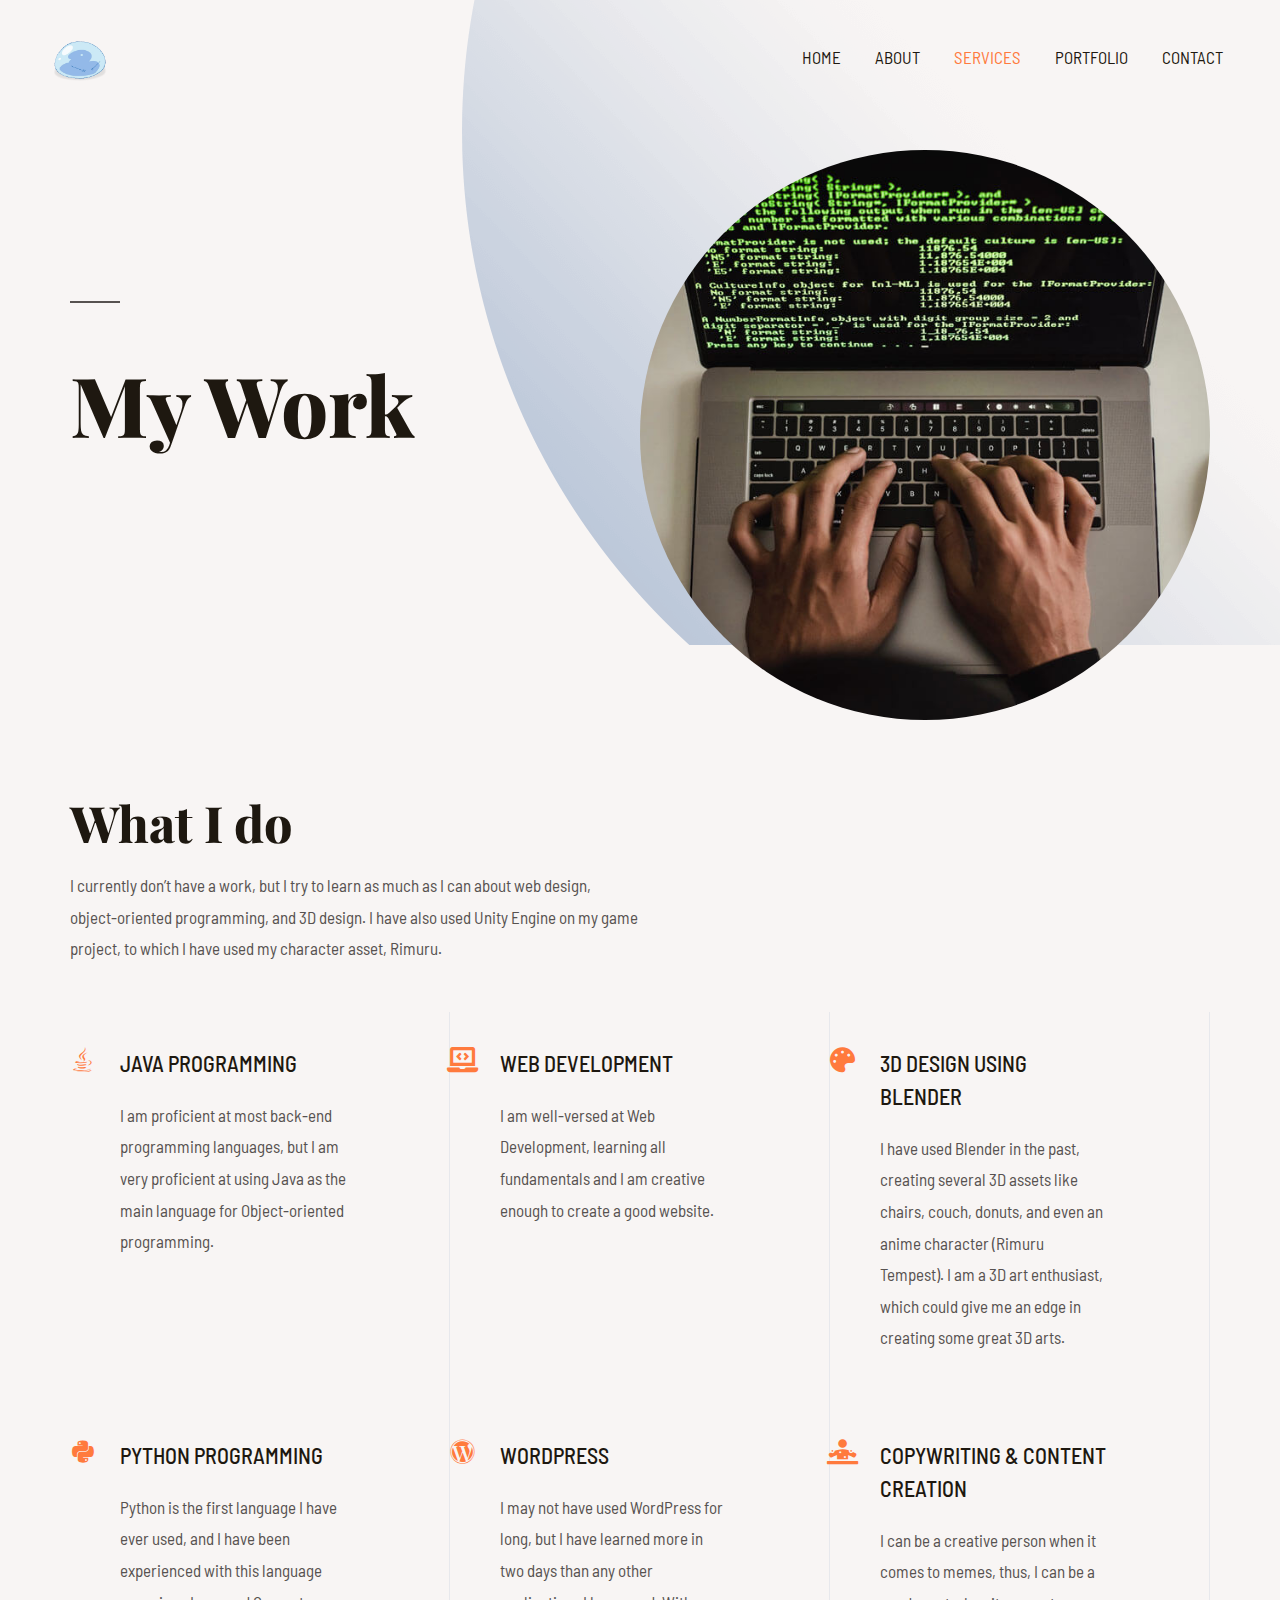
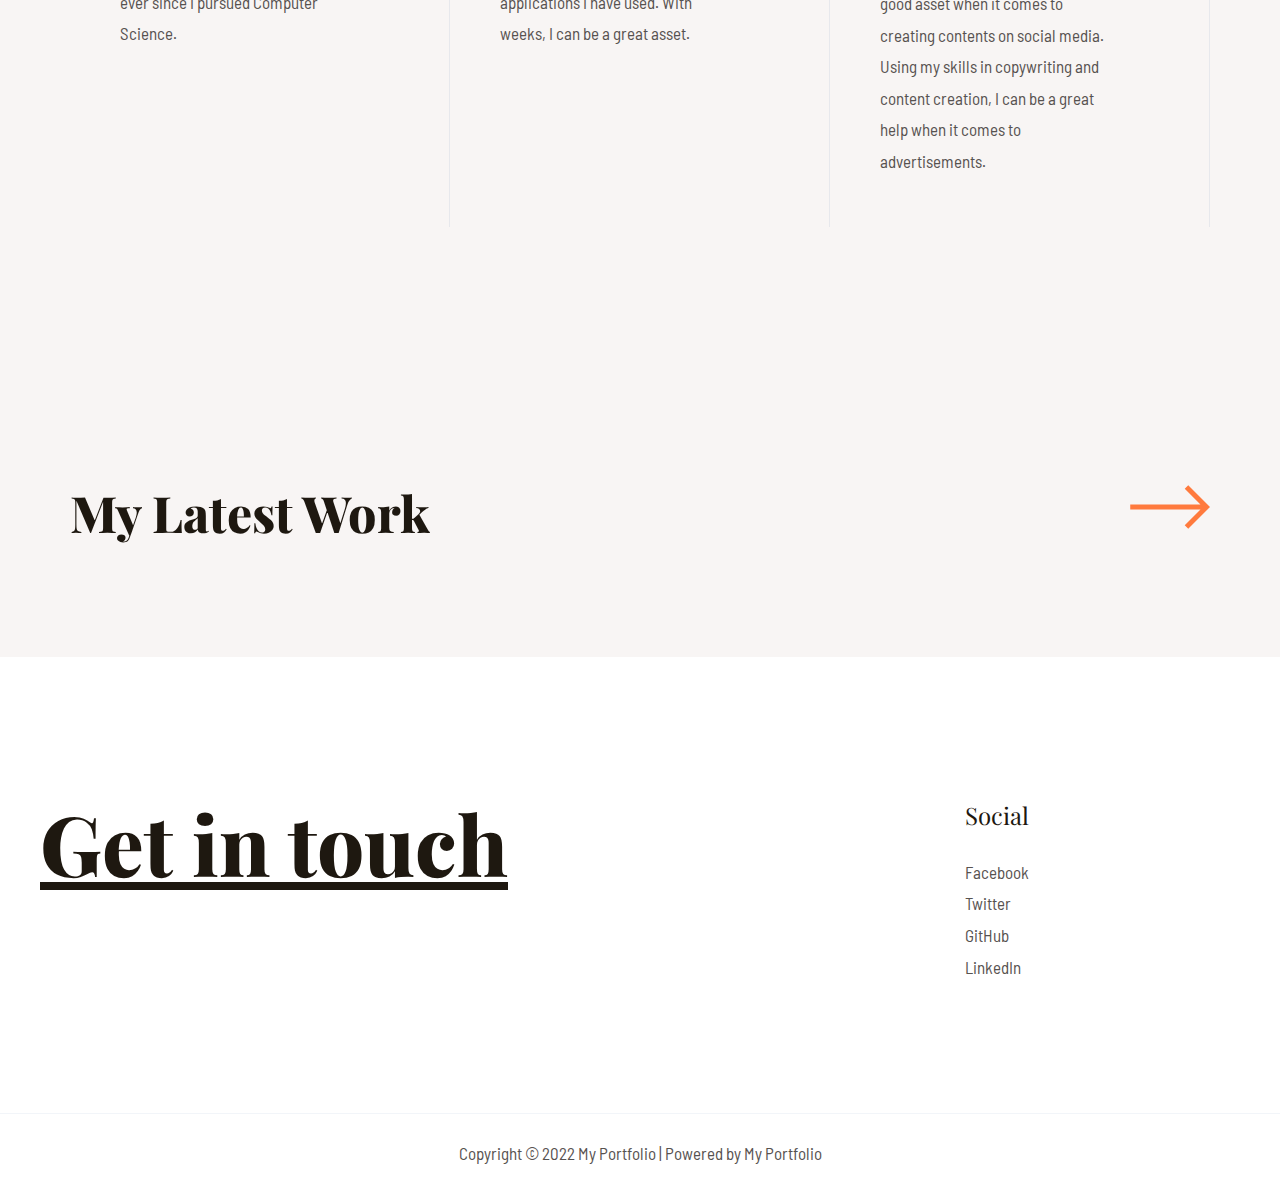
<file: services/index.html>
<!DOCTYPE html>
<html lang="en-US">
<head>
<meta charset="UTF-8">
<meta name="viewport" content="width=device-width, initial-scale=1">
<link rel="profile" href="https://gmpg.org/xfn/11">

<title>Services &#8211; My Portfolio</title>
<meta name="robots" content="max-image-preview:large">
<link rel="dns-prefetch" href="//fonts.googleapis.com">
<link rel="dns-prefetch" href="//s.w.org">
<link rel="alternate" type="application/rss+xml" title="My Portfolio &raquo; Feed" href="./../feed/index.html">
<link rel="alternate" type="application/rss+xml" title="My Portfolio &raquo; Comments Feed" href="./../comments/feed/index.html">
<script>
window._wpemojiSettings = {"baseUrl":"https:\/\/s.w.org\/images\/core\/emoji\/13.1.0\/72x72\/","ext":".png","svgUrl":"https:\/\/s.w.org\/images\/core\/emoji\/13.1.0\/svg\/","svgExt":".svg","source":{"concatemoji":".\/wp-includes\/js\/wp-emoji-release.min.js"}};
/*! This file is auto-generated */
!function(e,a,t){var n,r,o,i=a.createElement("canvas"),p=i.getContext&&i.getContext("2d");function s(e,t){var a=String.fromCharCode;p.clearRect(0,0,i.width,i.height),p.fillText(a.apply(this,e),0,0);e=i.toDataURL();return p.clearRect(0,0,i.width,i.height),p.fillText(a.apply(this,t),0,0),e===i.toDataURL()}function c(e){var t=a.createElement("script");t.src=e,t.defer=t.type="text/javascript",a.getElementsByTagName("head")[0].appendChild(t)}for(o=Array("flag","emoji"),t.supports={everything:!0,everythingExceptFlag:!0},r=0;r<o.length;r++)t.supports[o[r]]=function(e){if(!p||!p.fillText)return!1;switch(p.textBaseline="top",p.font="600 32px Arial",e){case"flag":return s([127987,65039,8205,9895,65039],[127987,65039,8203,9895,65039])?!1:!s([55356,56826,55356,56819],[55356,56826,8203,55356,56819])&&!s([55356,57332,56128,56423,56128,56418,56128,56421,56128,56430,56128,56423,56128,56447],[55356,57332,8203,56128,56423,8203,56128,56418,8203,56128,56421,8203,56128,56430,8203,56128,56423,8203,56128,56447]);case"emoji":return!s([10084,65039,8205,55357,56613],[10084,65039,8203,55357,56613])}return!1}(o[r]),t.supports.everything=t.supports.everything&&t.supports[o[r]],"flag"!==o[r]&&(t.supports.everythingExceptFlag=t.supports.everythingExceptFlag&&t.supports[o[r]]);t.supports.everythingExceptFlag=t.supports.everythingExceptFlag&&!t.supports.flag,t.DOMReady=!1,t.readyCallback=function(){t.DOMReady=!0},t.supports.everything||(n=function(){t.readyCallback()},a.addEventListener?(a.addEventListener("DOMContentLoaded",n,!1),e.addEventListener("load",n,!1)):(e.attachEvent("onload",n),a.attachEvent("onreadystatechange",function(){"complete"===a.readyState&&t.readyCallback()})),(n=t.source||{}).concatemoji?c(n.concatemoji):n.wpemoji&&n.twemoji&&(c(n.twemoji),c(n.wpemoji)))}(window,document,window._wpemojiSettings);
</script>
<style>img.wp-smiley,
img.emoji {
	display: inline !important;
	border: none !important;
	box-shadow: none !important;
	height: 1em !important;
	width: 1em !important;
	margin: 0 0.07em !important;
	vertical-align: -0.1em !important;
	background: none !important;
	padding: 0 !important;
}</style>
	<link rel="stylesheet" id="astra-theme-css-css" href="./../wp-content/themes/astra/assets/css/minified/main.min.css" media="all">
<style id="astra-theme-css-inline-css">html{font-size:106.25%;}a,.page-title{color:var(--ast-global-color-2);}a:hover,a:focus{color:var(--ast-global-color-1);}body,button,input,select,textarea,.ast-button,.ast-custom-button{font-family:'Barlow Semi Condensed',sans-serif;font-weight:400;font-size:17px;font-size:1rem;}blockquote{color:var(--ast-global-color-3);}h1,.entry-content h1,h2,.entry-content h2,h3,.entry-content h3,h4,.entry-content h4,h5,.entry-content h5,h6,.entry-content h6,.site-title,.site-title a{font-family:'Barlow Semi Condensed',sans-serif;font-weight:500;}.site-title{font-size:35px;font-size:2.0588235294118rem;display:none;}header .custom-logo-link img{max-width:80px;}.astra-logo-svg{width:80px;}.ast-archive-description .ast-archive-title{font-size:40px;font-size:2.3529411764706rem;}.site-header .site-description{font-size:15px;font-size:0.88235294117647rem;display:none;}.entry-title{font-size:30px;font-size:1.7647058823529rem;}h1,.entry-content h1{font-size:83px;font-size:4.8823529411765rem;font-weight:800;font-family:'Playfair Display',serif;line-height:1.1;}h2,.entry-content h2{font-size:50px;font-size:2.9411764705882rem;font-weight:800;font-family:'Playfair Display',serif;line-height:1.1;}h3,.entry-content h3{font-size:35px;font-size:2.0588235294118rem;font-weight:800;font-family:'Playfair Display',serif;line-height:1.2;}h4,.entry-content h4{font-size:22px;font-size:1.2941176470588rem;font-family:'Barlow Semi Condensed',sans-serif;}h5,.entry-content h5{font-size:20px;font-size:1.1764705882353rem;font-family:'Barlow Semi Condensed',sans-serif;}h6,.entry-content h6{font-size:17px;font-size:1rem;font-family:'Barlow Semi Condensed',sans-serif;}.ast-single-post .entry-title,.page-title{font-size:30px;font-size:1.7647058823529rem;}::selection{background-color:var(--ast-global-color-0);color:#000000;}body,h1,.entry-title a,.entry-content h1,h2,.entry-content h2,h3,.entry-content h3,h4,.entry-content h4,h5,.entry-content h5,h6,.entry-content h6{color:var(--ast-global-color-3);}.tagcloud a:hover,.tagcloud a:focus,.tagcloud a.current-item{color:#ffffff;border-color:var(--ast-global-color-2);background-color:var(--ast-global-color-2);}input:focus,input[type="text"]:focus,input[type="email"]:focus,input[type="url"]:focus,input[type="password"]:focus,input[type="reset"]:focus,input[type="search"]:focus,textarea:focus{border-color:var(--ast-global-color-2);}input[type="radio"]:checked,input[type=reset],input[type="checkbox"]:checked,input[type="checkbox"]:hover:checked,input[type="checkbox"]:focus:checked,input[type=range]::-webkit-slider-thumb{border-color:var(--ast-global-color-2);background-color:var(--ast-global-color-2);box-shadow:none;}.site-footer a:hover + .post-count,.site-footer a:focus + .post-count{background:var(--ast-global-color-2);border-color:var(--ast-global-color-2);}.single .nav-links .nav-previous,.single .nav-links .nav-next{color:var(--ast-global-color-2);}.entry-meta,.entry-meta *{line-height:1.45;color:var(--ast-global-color-2);}.entry-meta a:hover,.entry-meta a:hover *,.entry-meta a:focus,.entry-meta a:focus *,.page-links > .page-link,.page-links .page-link:hover,.post-navigation a:hover{color:var(--ast-global-color-1);}#cat option,.secondary .calendar_wrap thead a,.secondary .calendar_wrap thead a:visited{color:var(--ast-global-color-2);}.secondary .calendar_wrap #today,.ast-progress-val span{background:var(--ast-global-color-2);}.secondary a:hover + .post-count,.secondary a:focus + .post-count{background:var(--ast-global-color-2);border-color:var(--ast-global-color-2);}.calendar_wrap #today > a{color:#ffffff;}.page-links .page-link,.single .post-navigation a{color:var(--ast-global-color-2);}.widget-title{font-size:24px;font-size:1.4117647058824rem;color:var(--ast-global-color-3);}.site-logo-img img{ transition:all 0.2s linear;}.ast-page-builder-template .hentry {margin: 0;}.ast-page-builder-template .site-content > .ast-container {max-width: 100%;padding: 0;}.ast-page-builder-template .site-content #primary {padding: 0;margin: 0;}.ast-page-builder-template .no-results {text-align: center;margin: 4em auto;}.ast-page-builder-template .ast-pagination {padding: 2em;}.ast-page-builder-template .entry-header.ast-no-title.ast-no-thumbnail {margin-top: 0;}.ast-page-builder-template .entry-header.ast-header-without-markup {margin-top: 0;margin-bottom: 0;}.ast-page-builder-template .entry-header.ast-no-title.ast-no-meta {margin-bottom: 0;}.ast-page-builder-template.single .post-navigation {padding-bottom: 2em;}.ast-page-builder-template.single-post .site-content > .ast-container {max-width: 100%;}.ast-page-builder-template .entry-header {margin-top: 4em;margin-left: auto;margin-right: auto;padding-left: 20px;padding-right: 20px;}.ast-page-builder-template .ast-archive-description {margin-top: 4em;margin-left: auto;margin-right: auto;padding-left: 20px;padding-right: 20px;}.single.ast-page-builder-template .entry-header {padding-left: 20px;padding-right: 20px;}.ast-page-builder-template.ast-no-sidebar .entry-content .alignwide {margin-left: 0;margin-right: 0;}@media (max-width:921px){#ast-desktop-header{display:none;}}@media (min-width:921px){#ast-mobile-header{display:none;}}.wp-block-buttons.aligncenter{justify-content:center;}@media (min-width:1200px){.wp-block-group .has-background{padding:20px;}}@media (min-width:1200px){.ast-no-sidebar.ast-separate-container .entry-content .wp-block-group.alignwide,.ast-no-sidebar.ast-separate-container .entry-content .wp-block-cover.alignwide{margin-left:-20px;margin-right:-20px;padding-left:20px;padding-right:20px;}.ast-no-sidebar.ast-separate-container .entry-content .wp-block-cover.alignfull,.ast-no-sidebar.ast-separate-container .entry-content .wp-block-group.alignfull{margin-left:-6.67em;margin-right:-6.67em;padding-left:6.67em;padding-right:6.67em;}}@media (min-width:1200px){.wp-block-cover-image.alignwide .wp-block-cover__inner-container,.wp-block-cover.alignwide .wp-block-cover__inner-container,.wp-block-cover-image.alignfull .wp-block-cover__inner-container,.wp-block-cover.alignfull .wp-block-cover__inner-container{width:100%;}}.ast-plain-container.ast-no-sidebar #primary{margin-top:0;margin-bottom:0;}@media (max-width:921px){.ast-theme-transparent-header #primary,.ast-theme-transparent-header #secondary{padding:0;}}.wp-block-columns{margin-bottom:unset;}.wp-block-image.size-full{margin:2rem 0;}.wp-block-separator.has-background{padding:0;}.wp-block-gallery{margin-bottom:1.6em;}.wp-block-group{padding-top:4em;padding-bottom:4em;}.wp-block-group__inner-container .wp-block-columns:last-child,.wp-block-group__inner-container :last-child,.wp-block-table table{margin-bottom:0;}.blocks-gallery-grid{width:100%;}.wp-block-navigation-link__content{padding:5px 0;}.wp-block-group .wp-block-group .has-text-align-center,.wp-block-group .wp-block-column .has-text-align-center{max-width:100%;}.has-text-align-center{margin:0 auto;}@media (min-width:1200px){.wp-block-cover__inner-container,.alignwide .wp-block-group__inner-container,.alignfull .wp-block-group__inner-container{max-width:1200px;margin:0 auto;}.wp-block-group.alignnone,.wp-block-group.aligncenter,.wp-block-group.alignleft,.wp-block-group.alignright,.wp-block-group.alignwide,.wp-block-columns.alignwide{margin:2rem 0 1rem 0;}}@media (max-width:1200px){.wp-block-group{padding:3em;}.wp-block-group .wp-block-group{padding:1.5em;}.wp-block-columns,.wp-block-column{margin:1rem 0;}}@media (min-width:921px){.wp-block-columns .wp-block-group{padding:2em;}}@media (max-width:544px){.wp-block-cover-image .wp-block-cover__inner-container,.wp-block-cover .wp-block-cover__inner-container{width:unset;}.wp-block-cover,.wp-block-cover-image{padding:2em 0;}.wp-block-group,.wp-block-cover{padding:2em;}.wp-block-media-text__media img,.wp-block-media-text__media video{width:unset;max-width:100%;}.wp-block-media-text.has-background .wp-block-media-text__content{padding:1em;}}@media (max-width:921px){.ast-plain-container.ast-no-sidebar #primary{padding:0;}}@media (min-width:544px){.entry-content .wp-block-media-text.has-media-on-the-right .wp-block-media-text__content{padding:0 8% 0 0;}.entry-content .wp-block-media-text .wp-block-media-text__content{padding:0 0 0 8%;}.ast-plain-container .site-content .entry-content .has-custom-content-position.is-position-bottom-left > *,.ast-plain-container .site-content .entry-content .has-custom-content-position.is-position-bottom-right > *,.ast-plain-container .site-content .entry-content .has-custom-content-position.is-position-top-left > *,.ast-plain-container .site-content .entry-content .has-custom-content-position.is-position-top-right > *,.ast-plain-container .site-content .entry-content .has-custom-content-position.is-position-center-right > *,.ast-plain-container .site-content .entry-content .has-custom-content-position.is-position-center-left > *{margin:0;}}@media (max-width:544px){.entry-content .wp-block-media-text .wp-block-media-text__content{padding:8% 0;}.wp-block-media-text .wp-block-media-text__media img{width:auto;max-width:100%;}}.wp-block-button.is-style-outline .wp-block-button__link{border-color:rgba(0,0,0,0);border-top-width:2px;border-right-width:2px;border-bottom-width:2px;border-left-width:2px;}.wp-block-button.is-style-outline > .wp-block-button__link:not(.has-text-color),.wp-block-button.wp-block-button__link.is-style-outline:not(.has-text-color){color:rgba(0,0,0,0);}.wp-block-button.is-style-outline .wp-block-button__link:hover,.wp-block-button.is-style-outline .wp-block-button__link:focus{color:var(--ast-global-color-2) !important;background-color:rgba(0,0,0,0);border-color:rgba(0,0,0,0);}.post-page-numbers.current .page-link,.ast-pagination .page-numbers.current{color:#000000;border-color:var(--ast-global-color-0);background-color:var(--ast-global-color-0);border-radius:2px;}@media (max-width:921px){.wp-block-button.is-style-outline .wp-block-button__link{padding-top:calc(15px - 2px);padding-right:calc(30px - 2px);padding-bottom:calc(15px - 2px);padding-left:calc(30px - 2px);}}@media (max-width:544px){.wp-block-button.is-style-outline .wp-block-button__link{padding-top:calc(15px - 2px);padding-right:calc(30px - 2px);padding-bottom:calc(15px - 2px);padding-left:calc(30px - 2px);}}@media (min-width:544px){.entry-content > .alignleft{margin-right:20px;}.entry-content > .alignright{margin-left:20px;}.wp-block-group.has-background{padding:20px;}}@media (max-width:921px){.ast-separate-container .ast-article-post,.ast-separate-container .ast-article-single{padding:1.5em 2.14em;}.ast-separate-container #primary,.ast-separate-container #secondary{padding:1.5em 0;}#primary,#secondary{padding:1.5em 0;margin:0;}.ast-left-sidebar #content > .ast-container{display:flex;flex-direction:column-reverse;width:100%;}.ast-author-box img.avatar{margin:20px 0 0 0;}}@media (min-width:922px){.ast-separate-container.ast-right-sidebar #primary,.ast-separate-container.ast-left-sidebar #primary{border:0;}.search-no-results.ast-separate-container #primary{margin-bottom:4em;}}.elementor-button-wrapper .elementor-button{border-style:solid;text-decoration:none;border-top-width:0;border-right-width:0;border-left-width:0;border-bottom-width:0;}body .elementor-button.elementor-size-sm,body .elementor-button.elementor-size-xs,body .elementor-button.elementor-size-md,body .elementor-button.elementor-size-lg,body .elementor-button.elementor-size-xl,body .elementor-button{border-radius:2px;padding-top:0px;padding-right:0px;padding-bottom:0px;padding-left:0px;}.elementor-button-wrapper .elementor-button{border-color:rgba(0,0,0,0);background-color:rgba(0,0,0,0);}.elementor-button-wrapper .elementor-button:hover,.elementor-button-wrapper .elementor-button:focus{color:var(--ast-global-color-2);background-color:rgba(0,0,0,0);border-color:rgba(0,0,0,0);}.wp-block-button .wp-block-button__link ,.elementor-button-wrapper .elementor-button,.elementor-button-wrapper .elementor-button:visited{color:var(--ast-global-color-0);}.elementor-button-wrapper .elementor-button{font-family:inherit;font-weight:inherit;line-height:1;text-transform:uppercase;letter-spacing:2px;}body .elementor-button.elementor-size-sm,body .elementor-button.elementor-size-xs,body .elementor-button.elementor-size-md,body .elementor-button.elementor-size-lg,body .elementor-button.elementor-size-xl,body .elementor-button{font-size:16px;font-size:0.94117647058824rem;}.wp-block-button .wp-block-button__link:hover,.wp-block-button .wp-block-button__link:focus{color:var(--ast-global-color-2);background-color:rgba(0,0,0,0);border-color:rgba(0,0,0,0);}.elementor-widget-heading h1.elementor-heading-title{line-height:1.1;}.elementor-widget-heading h2.elementor-heading-title{line-height:1.1;}.elementor-widget-heading h3.elementor-heading-title{line-height:1.2;}.wp-block-button .wp-block-button__link{border:none;background-color:rgba(0,0,0,0);color:var(--ast-global-color-0);font-family:inherit;font-weight:inherit;line-height:1;text-transform:uppercase;letter-spacing:2px;font-size:16px;font-size:0.94117647058824rem;border-radius:2px;padding:15px 30px;}.wp-block-button.is-style-outline .wp-block-button__link{border-style:solid;border-top-width:2px;border-right-width:2px;border-left-width:2px;border-bottom-width:2px;border-color:rgba(0,0,0,0);padding-top:calc(15px - 2px);padding-right:calc(30px - 2px);padding-bottom:calc(15px - 2px);padding-left:calc(30px - 2px);}@media (max-width:921px){.wp-block-button .wp-block-button__link{border:none;padding:15px 30px;}.wp-block-button.is-style-outline .wp-block-button__link{padding-top:calc(15px - 2px);padding-right:calc(30px - 2px);padding-bottom:calc(15px - 2px);padding-left:calc(30px - 2px);}}@media (max-width:544px){.wp-block-button .wp-block-button__link{border:none;padding:15px 30px;}.wp-block-button.is-style-outline .wp-block-button__link{padding-top:calc(15px - 2px);padding-right:calc(30px - 2px);padding-bottom:calc(15px - 2px);padding-left:calc(30px - 2px);}}.menu-toggle,button,.ast-button,.ast-custom-button,.button,input#submit,input[type="button"],input[type="submit"],input[type="reset"]{border-style:solid;border-top-width:0;border-right-width:0;border-left-width:0;border-bottom-width:0;color:var(--ast-global-color-0);border-color:rgba(0,0,0,0);background-color:rgba(0,0,0,0);border-radius:2px;padding-top:0px;padding-right:0px;padding-bottom:0px;padding-left:0px;font-family:inherit;font-weight:inherit;font-size:16px;font-size:0.94117647058824rem;line-height:1;text-transform:uppercase;letter-spacing:2px;}button:focus,.menu-toggle:hover,button:hover,.ast-button:hover,.ast-custom-button:hover .button:hover,.ast-custom-button:hover ,input[type=reset]:hover,input[type=reset]:focus,input#submit:hover,input#submit:focus,input[type="button"]:hover,input[type="button"]:focus,input[type="submit"]:hover,input[type="submit"]:focus{color:var(--ast-global-color-2);background-color:rgba(0,0,0,0);border-color:rgba(0,0,0,0);}@media (min-width:544px){.ast-container{max-width:100%;}}@media (max-width:544px){.ast-separate-container .ast-article-post,.ast-separate-container .ast-article-single,.ast-separate-container .comments-title,.ast-separate-container .ast-archive-description{padding:1.5em 1em;}.ast-separate-container #content .ast-container{padding-left:0.54em;padding-right:0.54em;}.ast-separate-container .ast-comment-list li.depth-1{padding:1.5em 1em;margin-bottom:1.5em;}.ast-separate-container .ast-comment-list .bypostauthor{padding:.5em;}.ast-search-menu-icon.ast-dropdown-active .search-field{width:170px;}}@media (max-width:921px){.ast-mobile-header-stack .main-header-bar .ast-search-menu-icon{display:inline-block;}.ast-header-break-point.ast-header-custom-item-outside .ast-mobile-header-stack .main-header-bar .ast-search-icon{margin:0;}.ast-comment-avatar-wrap img{max-width:2.5em;}.ast-separate-container .ast-comment-list li.depth-1{padding:1.5em 2.14em;}.ast-separate-container .comment-respond{padding:2em 2.14em;}.ast-comment-meta{padding:0 1.8888em 1.3333em;}}body,.ast-separate-container{background-color:var(--ast-global-color-4);;background-image:none;;}.ast-no-sidebar.ast-separate-container .entry-content .alignfull {margin-left: -6.67em;margin-right: -6.67em;width: auto;}@media (max-width: 1200px) {.ast-no-sidebar.ast-separate-container .entry-content .alignfull {margin-left: -2.4em;margin-right: -2.4em;}}@media (max-width: 768px) {.ast-no-sidebar.ast-separate-container .entry-content .alignfull {margin-left: -2.14em;margin-right: -2.14em;}}@media (max-width: 544px) {.ast-no-sidebar.ast-separate-container .entry-content .alignfull {margin-left: -1em;margin-right: -1em;}}.ast-no-sidebar.ast-separate-container .entry-content .alignwide {margin-left: -20px;margin-right: -20px;}.ast-no-sidebar.ast-separate-container .entry-content .wp-block-column .alignfull,.ast-no-sidebar.ast-separate-container .entry-content .wp-block-column .alignwide {margin-left: auto;margin-right: auto;width: 100%;}@media (max-width:921px){.site-title{display:none;}.ast-archive-description .ast-archive-title{font-size:40px;}.site-header .site-description{display:none;}.entry-title{font-size:30px;}h1,.entry-content h1{font-size:60px;}h2,.entry-content h2{font-size:43px;}h3,.entry-content h3{font-size:30px;}.ast-single-post .entry-title,.page-title{font-size:30px;}}@media (max-width:544px){.site-title{display:none;}.ast-archive-description .ast-archive-title{font-size:40px;}.site-header .site-description{display:none;}.entry-title{font-size:30px;}h1,.entry-content h1{font-size:45px;}h2,.entry-content h2{font-size:35px;}h3,.entry-content h3{font-size:20px;}.ast-single-post .entry-title,.page-title{font-size:30px;}}@media (max-width:921px){html{font-size:96.9%;}}@media (max-width:544px){html{font-size:96.9%;}}@media (min-width:922px){.ast-container{max-width:1240px;}}@media (min-width:922px){.site-content .ast-container{display:flex;}}@media (max-width:921px){.site-content .ast-container{flex-direction:column;}}@media (min-width:922px){.main-header-menu .sub-menu .menu-item.ast-left-align-sub-menu:hover > .sub-menu,.main-header-menu .sub-menu .menu-item.ast-left-align-sub-menu.focus > .sub-menu{margin-left:-0px;}}.ast-theme-transparent-header [data-section="section-header-mobile-trigger"] .ast-button-wrap .mobile-menu-toggle-icon .ast-mobile-svg{fill:var(--ast-global-color-2);}.ast-theme-transparent-header [data-section="section-header-mobile-trigger"] .ast-button-wrap .mobile-menu-wrap .mobile-menu{color:var(--ast-global-color-2);}.ast-theme-transparent-header [data-section="section-header-mobile-trigger"] .ast-button-wrap .ast-mobile-menu-trigger-minimal{background:transparent;}blockquote {padding: 1.2em;}:root .has-ast-global-color-0-color{color:var(--ast-global-color-0);}:root .has-ast-global-color-0-background-color{background-color:var(--ast-global-color-0);}:root .wp-block-button .has-ast-global-color-0-color{color:var(--ast-global-color-0);}:root .wp-block-button .has-ast-global-color-0-background-color{background-color:var(--ast-global-color-0);}:root .has-ast-global-color-1-color{color:var(--ast-global-color-1);}:root .has-ast-global-color-1-background-color{background-color:var(--ast-global-color-1);}:root .wp-block-button .has-ast-global-color-1-color{color:var(--ast-global-color-1);}:root .wp-block-button .has-ast-global-color-1-background-color{background-color:var(--ast-global-color-1);}:root .has-ast-global-color-2-color{color:var(--ast-global-color-2);}:root .has-ast-global-color-2-background-color{background-color:var(--ast-global-color-2);}:root .wp-block-button .has-ast-global-color-2-color{color:var(--ast-global-color-2);}:root .wp-block-button .has-ast-global-color-2-background-color{background-color:var(--ast-global-color-2);}:root .has-ast-global-color-3-color{color:var(--ast-global-color-3);}:root .has-ast-global-color-3-background-color{background-color:var(--ast-global-color-3);}:root .wp-block-button .has-ast-global-color-3-color{color:var(--ast-global-color-3);}:root .wp-block-button .has-ast-global-color-3-background-color{background-color:var(--ast-global-color-3);}:root .has-ast-global-color-4-color{color:var(--ast-global-color-4);}:root .has-ast-global-color-4-background-color{background-color:var(--ast-global-color-4);}:root .wp-block-button .has-ast-global-color-4-color{color:var(--ast-global-color-4);}:root .wp-block-button .has-ast-global-color-4-background-color{background-color:var(--ast-global-color-4);}:root .has-ast-global-color-5-color{color:var(--ast-global-color-5);}:root .has-ast-global-color-5-background-color{background-color:var(--ast-global-color-5);}:root .wp-block-button .has-ast-global-color-5-color{color:var(--ast-global-color-5);}:root .wp-block-button .has-ast-global-color-5-background-color{background-color:var(--ast-global-color-5);}:root .has-ast-global-color-6-color{color:var(--ast-global-color-6);}:root .has-ast-global-color-6-background-color{background-color:var(--ast-global-color-6);}:root .wp-block-button .has-ast-global-color-6-color{color:var(--ast-global-color-6);}:root .wp-block-button .has-ast-global-color-6-background-color{background-color:var(--ast-global-color-6);}:root .has-ast-global-color-7-color{color:var(--ast-global-color-7);}:root .has-ast-global-color-7-background-color{background-color:var(--ast-global-color-7);}:root .wp-block-button .has-ast-global-color-7-color{color:var(--ast-global-color-7);}:root .wp-block-button .has-ast-global-color-7-background-color{background-color:var(--ast-global-color-7);}:root .has-ast-global-color-8-color{color:var(--ast-global-color-8);}:root .has-ast-global-color-8-background-color{background-color:var(--ast-global-color-8);}:root .wp-block-button .has-ast-global-color-8-color{color:var(--ast-global-color-8);}:root .wp-block-button .has-ast-global-color-8-background-color{background-color:var(--ast-global-color-8);}:root{--ast-global-color-0:#FF7A3D;--ast-global-color-1:#FF5100;--ast-global-color-2:#1E1810;--ast-global-color-3:#575250;--ast-global-color-4:#F8F5F4;--ast-global-color-5:#FFFFFF;--ast-global-color-6:#000000;--ast-global-color-7:#4B4F58;--ast-global-color-8:#F6F7F8;}.ast-theme-transparent-header #masthead .site-logo-img .transparent-custom-logo .astra-logo-svg{width:150px;}.ast-theme-transparent-header #masthead .site-logo-img .transparent-custom-logo img{ max-width:150px;}@media (max-width:921px){.ast-theme-transparent-header #masthead .site-logo-img .transparent-custom-logo .astra-logo-svg{width:120px;}.ast-theme-transparent-header #masthead .site-logo-img .transparent-custom-logo img{ max-width:120px;}}@media (max-width:543px){.ast-theme-transparent-header #masthead .site-logo-img .transparent-custom-logo .astra-logo-svg{width:100px;}.ast-theme-transparent-header #masthead .site-logo-img .transparent-custom-logo img{ max-width:100px;}}@media (min-width:921px){.ast-theme-transparent-header #masthead{position:absolute;left:0;right:0;}.ast-theme-transparent-header .main-header-bar,.ast-theme-transparent-header.ast-header-break-point .main-header-bar{background:none;}body.elementor-editor-active.ast-theme-transparent-header #masthead,.fl-builder-edit .ast-theme-transparent-header #masthead,body.vc_editor.ast-theme-transparent-header #masthead,body.brz-ed.ast-theme-transparent-header #masthead{z-index:0;}.ast-header-break-point.ast-replace-site-logo-transparent.ast-theme-transparent-header .custom-mobile-logo-link{display:none;}.ast-header-break-point.ast-replace-site-logo-transparent.ast-theme-transparent-header .transparent-custom-logo{display:inline-block;}.ast-theme-transparent-header .ast-above-header,.ast-theme-transparent-header .ast-above-header.ast-above-header-bar{background-image:none;background-color:transparent;}.ast-theme-transparent-header .ast-below-header{background-image:none;background-color:transparent;}}.ast-theme-transparent-header .ast-builder-menu .main-header-menu,.ast-theme-transparent-header .ast-builder-menu .main-header-menu .menu-link,.ast-theme-transparent-header [CLASS*="ast-builder-menu-"] .main-header-menu .menu-item > .menu-link,.ast-theme-transparent-header .ast-masthead-custom-menu-items,.ast-theme-transparent-header .ast-masthead-custom-menu-items a,.ast-theme-transparent-header .ast-builder-menu .main-header-menu .menu-item > .ast-menu-toggle,.ast-theme-transparent-header .ast-builder-menu .main-header-menu .menu-item > .ast-menu-toggle,.ast-theme-transparent-header .ast-above-header-navigation a,.ast-header-break-point.ast-theme-transparent-header .ast-above-header-navigation a,.ast-header-break-point.ast-theme-transparent-header .ast-above-header-navigation > ul.ast-above-header-menu > .menu-item-has-children:not(.current-menu-item) > .ast-menu-toggle,.ast-theme-transparent-header .ast-below-header-menu,.ast-theme-transparent-header .ast-below-header-menu a,.ast-header-break-point.ast-theme-transparent-header .ast-below-header-menu a,.ast-header-break-point.ast-theme-transparent-header .ast-below-header-menu,.ast-theme-transparent-header .main-header-menu .menu-link{color:var(--ast-global-color-2);}.ast-theme-transparent-header .ast-builder-menu .main-header-menu .menu-item:hover > .menu-link,.ast-theme-transparent-header .ast-builder-menu .main-header-menu .menu-item:hover > .ast-menu-toggle,.ast-theme-transparent-header .ast-builder-menu .main-header-menu .ast-masthead-custom-menu-items a:hover,.ast-theme-transparent-header .ast-builder-menu .main-header-menu .focus > .menu-link,.ast-theme-transparent-header .ast-builder-menu .main-header-menu .focus > .ast-menu-toggle,.ast-theme-transparent-header .ast-builder-menu .main-header-menu .current-menu-item > .menu-link,.ast-theme-transparent-header .ast-builder-menu .main-header-menu .current-menu-ancestor > .menu-link,.ast-theme-transparent-header .ast-builder-menu .main-header-menu .current-menu-item > .ast-menu-toggle,.ast-theme-transparent-header .ast-builder-menu .main-header-menu .current-menu-ancestor > .ast-menu-toggle,.ast-theme-transparent-header [CLASS*="ast-builder-menu-"] .main-header-menu .current-menu-item > .menu-link,.ast-theme-transparent-header [CLASS*="ast-builder-menu-"] .main-header-menu .current-menu-ancestor > .menu-link,.ast-theme-transparent-header [CLASS*="ast-builder-menu-"] .main-header-menu .current-menu-item > .ast-menu-toggle,.ast-theme-transparent-header [CLASS*="ast-builder-menu-"] .main-header-menu .current-menu-ancestor > .ast-menu-toggle,.ast-theme-transparent-header .main-header-menu .menu-item:hover > .menu-link,.ast-theme-transparent-header .main-header-menu .current-menu-item > .menu-link,.ast-theme-transparent-header .main-header-menu .current-menu-ancestor > .menu-link{color:var(--ast-global-color-0);}@media (max-width:921px){.ast-theme-transparent-header #masthead{position:absolute;left:0;right:0;}.ast-theme-transparent-header .main-header-bar,.ast-theme-transparent-header.ast-header-break-point .main-header-bar{background:none;}body.elementor-editor-active.ast-theme-transparent-header #masthead,.fl-builder-edit .ast-theme-transparent-header #masthead,body.vc_editor.ast-theme-transparent-header #masthead,body.brz-ed.ast-theme-transparent-header #masthead{z-index:0;}.ast-header-break-point.ast-replace-site-logo-transparent.ast-theme-transparent-header .custom-mobile-logo-link{display:none;}.ast-header-break-point.ast-replace-site-logo-transparent.ast-theme-transparent-header .transparent-custom-logo{display:inline-block;}.ast-theme-transparent-header .ast-above-header,.ast-theme-transparent-header .ast-above-header.ast-above-header-bar{background-image:none;background-color:transparent;}.ast-theme-transparent-header .ast-below-header{background-image:none;background-color:transparent;}}.ast-theme-transparent-header #ast-desktop-header > [CLASS*="-header-wrap"]:nth-last-child(2) > [CLASS*="-header-bar"],.ast-theme-transparent-header.ast-header-break-point #ast-mobile-header > [CLASS*="-header-wrap"]:nth-last-child(2) > [CLASS*="-header-bar"]{border-bottom-style:none;}.ast-breadcrumbs .trail-browse,.ast-breadcrumbs .trail-items,.ast-breadcrumbs .trail-items li{display:inline-block;margin:0;padding:0;border:none;background:inherit;text-indent:0;}.ast-breadcrumbs .trail-browse{font-size:inherit;font-style:inherit;font-weight:inherit;color:inherit;}.ast-breadcrumbs .trail-items{list-style:none;}.trail-items li::after{padding:0 0.3em;content:"\00bb";}.trail-items li:last-of-type::after{display:none;}h1,.entry-content h1,h2,.entry-content h2,h3,.entry-content h3,h4,.entry-content h4,h5,.entry-content h5,h6,.entry-content h6{color:var(--ast-global-color-2);}@media (max-width:921px){.ast-builder-grid-row-container.ast-builder-grid-row-tablet-3-firstrow .ast-builder-grid-row > *:first-child,.ast-builder-grid-row-container.ast-builder-grid-row-tablet-3-lastrow .ast-builder-grid-row > *:last-child{grid-column:1 / -1;}}@media (max-width:544px){.ast-builder-grid-row-container.ast-builder-grid-row-mobile-3-firstrow .ast-builder-grid-row > *:first-child,.ast-builder-grid-row-container.ast-builder-grid-row-mobile-3-lastrow .ast-builder-grid-row > *:last-child{grid-column:1 / -1;}}.ast-builder-layout-element[data-section="title_tagline"]{display:flex;}@media (max-width:921px){.ast-header-break-point .ast-builder-layout-element[data-section="title_tagline"]{display:flex;}}@media (max-width:544px){.ast-header-break-point .ast-builder-layout-element[data-section="title_tagline"]{display:flex;}}.ast-builder-menu-1{font-family:inherit;font-weight:inherit;text-transform:uppercase;}.ast-builder-menu-1 .sub-menu,.ast-builder-menu-1 .inline-on-mobile .sub-menu{border-top-width:2px;border-bottom-width:0px;border-right-width:0px;border-left-width:0px;border-color:var(--ast-global-color-0);border-style:solid;border-radius:0px;}.ast-builder-menu-1 .main-header-menu > .menu-item > .sub-menu,.ast-builder-menu-1 .main-header-menu > .menu-item > .astra-full-megamenu-wrapper{margin-top:0px;}.ast-desktop .ast-builder-menu-1 .main-header-menu > .menu-item > .sub-menu:before,.ast-desktop .ast-builder-menu-1 .main-header-menu > .menu-item > .astra-full-megamenu-wrapper:before{height:calc( 0px + 5px );}.ast-desktop .ast-builder-menu-1 .menu-item .sub-menu .menu-link{border-style:none;}@media (max-width:921px){.ast-header-break-point .ast-builder-menu-1 .menu-item.menu-item-has-children > .ast-menu-toggle{top:0;}.ast-builder-menu-1 .menu-item-has-children > .menu-link:after{content:unset;}}@media (max-width:544px){.ast-header-break-point .ast-builder-menu-1 .menu-item.menu-item-has-children > .ast-menu-toggle{top:0;}}.ast-builder-menu-1{display:flex;}@media (max-width:921px){.ast-header-break-point .ast-builder-menu-1{display:flex;}}@media (max-width:544px){.ast-header-break-point .ast-builder-menu-1{display:flex;}}.ast-desktop .ast-menu-hover-style-underline > .menu-item > .menu-link:before,.ast-desktop .ast-menu-hover-style-overline > .menu-item > .menu-link:before {content: "";position: absolute;width: 100%;right: 50%;height: 1px;background-color: transparent;transform: scale(0,0) translate(-50%,0);transition: transform .3s ease-in-out,color .0s ease-in-out;}.ast-desktop .ast-menu-hover-style-underline > .menu-item:hover > .menu-link:before,.ast-desktop .ast-menu-hover-style-overline > .menu-item:hover > .menu-link:before {width: calc(100% - 1.2em);background-color: currentColor;transform: scale(1,1) translate(50%,0);}.ast-desktop .ast-menu-hover-style-underline > .menu-item > .menu-link:before {bottom: 0;}.ast-desktop .ast-menu-hover-style-overline > .menu-item > .menu-link:before {top: 0;}.ast-desktop .ast-menu-hover-style-zoom > .menu-item > .menu-link:hover {transition: all .3s ease;transform: scale(1.2);}.site-below-footer-wrap{padding-top:20px;padding-bottom:20px;}.site-below-footer-wrap[data-section="section-below-footer-builder"]{background-color:rgba(255,255,255,0);;background-image:none;;min-height:80px;border-style:solid;border-width:0px;border-top-width:1px;border-top-color:rgba(8,63,135,0.05);}.site-below-footer-wrap[data-section="section-below-footer-builder"] .ast-builder-grid-row{max-width:1200px;margin-left:auto;margin-right:auto;}.site-below-footer-wrap[data-section="section-below-footer-builder"] .ast-builder-grid-row,.site-below-footer-wrap[data-section="section-below-footer-builder"] .site-footer-section{align-items:flex-start;}.site-below-footer-wrap[data-section="section-below-footer-builder"].ast-footer-row-inline .site-footer-section{display:flex;margin-bottom:0;}.ast-builder-grid-row-full .ast-builder-grid-row{grid-template-columns:1fr;}@media (max-width:921px){.site-below-footer-wrap[data-section="section-below-footer-builder"].ast-footer-row-tablet-inline .site-footer-section{display:flex;margin-bottom:0;}.site-below-footer-wrap[data-section="section-below-footer-builder"].ast-footer-row-tablet-stack .site-footer-section{display:block;margin-bottom:10px;}.ast-builder-grid-row-container.ast-builder-grid-row-tablet-full .ast-builder-grid-row{grid-template-columns:1fr;}}@media (max-width:544px){.site-below-footer-wrap[data-section="section-below-footer-builder"].ast-footer-row-mobile-inline .site-footer-section{display:flex;margin-bottom:0;}.site-below-footer-wrap[data-section="section-below-footer-builder"].ast-footer-row-mobile-stack .site-footer-section{display:block;margin-bottom:10px;}.ast-builder-grid-row-container.ast-builder-grid-row-mobile-full .ast-builder-grid-row{grid-template-columns:1fr;}}.site-below-footer-wrap[data-section="section-below-footer-builder"]{display:grid;}@media (max-width:921px){.ast-header-break-point .site-below-footer-wrap[data-section="section-below-footer-builder"]{display:grid;}}@media (max-width:544px){.ast-header-break-point .site-below-footer-wrap[data-section="section-below-footer-builder"]{display:grid;}}.ast-footer-copyright{text-align:center;}.ast-footer-copyright {color:var(--ast-global-color-3);}@media (max-width:921px){.ast-footer-copyright{text-align:center;}}@media (max-width:544px){.ast-footer-copyright{text-align:center;}}.ast-footer-copyright.ast-builder-layout-element{display:flex;}@media (max-width:921px){.ast-header-break-point .ast-footer-copyright.ast-builder-layout-element{display:flex;}}@media (max-width:544px){.ast-header-break-point .ast-footer-copyright.ast-builder-layout-element{display:flex;}}.site-footer{background-color:var(--ast-global-color-5);;background-image:none;;}@media (max-width:921px){.ast-hfb-header .site-footer{padding-left:25px;padding-right:25px;}}.site-primary-footer-wrap{padding-top:45px;padding-bottom:45px;}.site-primary-footer-wrap[data-section="section-primary-footer-builder"]{background-color:rgba(255,255,255,0);;background-image:none;;}.site-primary-footer-wrap[data-section="section-primary-footer-builder"] .ast-builder-grid-row{max-width:1200px;margin-left:auto;margin-right:auto;}.site-primary-footer-wrap[data-section="section-primary-footer-builder"] .ast-builder-grid-row,.site-primary-footer-wrap[data-section="section-primary-footer-builder"] .site-footer-section{align-items:flex-start;}.site-primary-footer-wrap[data-section="section-primary-footer-builder"].ast-footer-row-inline .site-footer-section{display:flex;margin-bottom:0;}.ast-builder-grid-row-3-lheavy .ast-builder-grid-row{grid-template-columns:2fr 1fr 1fr;}@media (max-width:921px){.site-primary-footer-wrap[data-section="section-primary-footer-builder"].ast-footer-row-tablet-inline .site-footer-section{display:flex;margin-bottom:0;}.site-primary-footer-wrap[data-section="section-primary-footer-builder"].ast-footer-row-tablet-stack .site-footer-section{display:block;margin-bottom:10px;}.ast-builder-grid-row-container.ast-builder-grid-row-tablet-3-equal .ast-builder-grid-row{grid-template-columns:repeat( 3,1fr );}}@media (max-width:544px){.site-primary-footer-wrap[data-section="section-primary-footer-builder"].ast-footer-row-mobile-inline .site-footer-section{display:flex;margin-bottom:0;}.site-primary-footer-wrap[data-section="section-primary-footer-builder"].ast-footer-row-mobile-stack .site-footer-section{display:block;margin-bottom:10px;}.ast-builder-grid-row-container.ast-builder-grid-row-mobile-full .ast-builder-grid-row{grid-template-columns:1fr;}}.site-primary-footer-wrap[data-section="section-primary-footer-builder"]{padding-top:140px;padding-bottom:130px;padding-left:30px;padding-right:30px;}@media (max-width:921px){.site-primary-footer-wrap[data-section="section-primary-footer-builder"]{padding-top:50px;padding-bottom:100px;padding-left:0px;padding-right:0px;}}@media (max-width:544px){.site-primary-footer-wrap[data-section="section-primary-footer-builder"]{padding-top:75px;padding-bottom:50px;padding-left:0px;padding-right:0px;}}.site-primary-footer-wrap[data-section="section-primary-footer-builder"]{display:grid;}@media (max-width:921px){.ast-header-break-point .site-primary-footer-wrap[data-section="section-primary-footer-builder"]{display:grid;}}@media (max-width:544px){.ast-header-break-point .site-primary-footer-wrap[data-section="section-primary-footer-builder"]{display:grid;}}.footer-widget-area[data-section="sidebar-widgets-footer-widget-2"].footer-widget-area-inner{text-align:left;}@media (max-width:921px){.footer-widget-area[data-section="sidebar-widgets-footer-widget-2"].footer-widget-area-inner{text-align:left;}}@media (max-width:544px){.footer-widget-area[data-section="sidebar-widgets-footer-widget-2"].footer-widget-area-inner{text-align:center;}}.footer-widget-area[data-section="sidebar-widgets-footer-widget-2"].footer-widget-area-inner a{color:var(--ast-global-color-2);}.footer-widget-area[data-section="sidebar-widgets-footer-widget-2"].footer-widget-area-inner a:hover{color:var(--ast-global-color-1);}.footer-widget-area[data-section="sidebar-widgets-footer-widget-2"] .widget-title{color:var(--ast-global-color-2);}.footer-widget-area[data-section="sidebar-widgets-footer-widget-2"]{display:block;}@media (max-width:921px){.ast-header-break-point .footer-widget-area[data-section="sidebar-widgets-footer-widget-2"]{display:block;}}@media (max-width:544px){.ast-header-break-point .footer-widget-area[data-section="sidebar-widgets-footer-widget-2"]{display:block;}}.footer-widget-area[data-section="sidebar-widgets-footer-widget-3"].footer-widget-area-inner a{color:var(--ast-global-color-3);}.footer-widget-area[data-section="sidebar-widgets-footer-widget-3"].footer-widget-area-inner a:hover{color:var(--ast-global-color-1);}.footer-widget-area[data-section="sidebar-widgets-footer-widget-3"] .widget-title{color:var(--ast-global-color-2);}.footer-widget-area[data-section="sidebar-widgets-footer-widget-3"]{display:block;}@media (max-width:921px){.ast-header-break-point .footer-widget-area[data-section="sidebar-widgets-footer-widget-3"]{display:block;}}@media (max-width:544px){.ast-header-break-point .footer-widget-area[data-section="sidebar-widgets-footer-widget-3"]{display:block;}}.footer-widget-area[data-section="sidebar-widgets-footer-widget-3"].footer-widget-area-inner{text-align:left;}@media (max-width:921px){.footer-widget-area[data-section="sidebar-widgets-footer-widget-3"].footer-widget-area-inner{text-align:left;}}@media (max-width:544px){.footer-widget-area[data-section="sidebar-widgets-footer-widget-3"].footer-widget-area-inner{text-align:center;}}.footer-widget-area[data-section="sidebar-widgets-footer-widget-2"].footer-widget-area-inner a{color:var(--ast-global-color-2);}.footer-widget-area[data-section="sidebar-widgets-footer-widget-2"].footer-widget-area-inner a:hover{color:var(--ast-global-color-1);}.footer-widget-area[data-section="sidebar-widgets-footer-widget-2"] .widget-title{color:var(--ast-global-color-2);}.footer-widget-area[data-section="sidebar-widgets-footer-widget-2"]{display:block;}@media (max-width:921px){.ast-header-break-point .footer-widget-area[data-section="sidebar-widgets-footer-widget-2"]{display:block;}}@media (max-width:544px){.ast-header-break-point .footer-widget-area[data-section="sidebar-widgets-footer-widget-2"]{display:block;}}.footer-widget-area[data-section="sidebar-widgets-footer-widget-3"].footer-widget-area-inner a{color:var(--ast-global-color-3);}.footer-widget-area[data-section="sidebar-widgets-footer-widget-3"].footer-widget-area-inner a:hover{color:var(--ast-global-color-1);}.footer-widget-area[data-section="sidebar-widgets-footer-widget-3"] .widget-title{color:var(--ast-global-color-2);}.footer-widget-area[data-section="sidebar-widgets-footer-widget-3"]{display:block;}@media (max-width:921px){.ast-header-break-point .footer-widget-area[data-section="sidebar-widgets-footer-widget-3"]{display:block;}}@media (max-width:544px){.ast-header-break-point .footer-widget-area[data-section="sidebar-widgets-footer-widget-3"]{display:block;}}.elementor-widget-heading .elementor-heading-title{margin:0;}.elementor-post.elementor-grid-item.hentry{margin-bottom:0;}.woocommerce div.product .elementor-element.elementor-products-grid .related.products ul.products li.product,.elementor-element .elementor-wc-products .woocommerce[class*='columns-'] ul.products li.product{width:auto;margin:0;float:none;}.ast-left-sidebar .elementor-section.elementor-section-stretched,.ast-right-sidebar .elementor-section.elementor-section-stretched{max-width:100%;left:0 !important;}.elementor-template-full-width .ast-container{display:block;}@media (max-width:544px){.elementor-element .elementor-wc-products .woocommerce[class*="columns-"] ul.products li.product{width:auto;margin:0;}.elementor-element .woocommerce .woocommerce-result-count{float:none;}}.ast-header-break-point .main-header-bar{border-bottom-width:1px;}@media (min-width:922px){.main-header-bar{border-bottom-width:1px;}}.ast-safari-browser-less-than-11 .main-header-menu .menu-item, .ast-safari-browser-less-than-11 .main-header-bar .ast-masthead-custom-menu-items{display:block;}.main-header-menu .menu-item, #astra-footer-menu .menu-item, .main-header-bar .ast-masthead-custom-menu-items{-js-display:flex;display:flex;-webkit-box-pack:center;-webkit-justify-content:center;-moz-box-pack:center;-ms-flex-pack:center;justify-content:center;-webkit-box-orient:vertical;-webkit-box-direction:normal;-webkit-flex-direction:column;-moz-box-orient:vertical;-moz-box-direction:normal;-ms-flex-direction:column;flex-direction:column;}.main-header-menu > .menu-item > .menu-link, #astra-footer-menu > .menu-item > .menu-link{height:100%;-webkit-box-align:center;-webkit-align-items:center;-moz-box-align:center;-ms-flex-align:center;align-items:center;-js-display:flex;display:flex;}.ast-header-break-point .main-navigation ul .menu-item .menu-link .icon-arrow:first-of-type svg{top:.2em;margin-top:0px;margin-left:0px;width:.65em;transform:translate(0, -2px) rotateZ(270deg);}.ast-mobile-popup-content .ast-submenu-expanded > .ast-menu-toggle{transform:rotateX(180deg);}.ast-separate-container .blog-layout-1, .ast-separate-container .blog-layout-2, .ast-separate-container .blog-layout-3{background-color:transparent;background-image:none;}.ast-separate-container .ast-article-post{background-color:var(--ast-global-color-5);;background-image:none;;}@media (max-width:921px){.ast-separate-container .ast-article-post{background-color:var(--ast-global-color-5);;background-image:none;;}}@media (max-width:544px){.ast-separate-container .ast-article-post{background-color:var(--ast-global-color-5);;background-image:none;;}}.ast-separate-container .ast-article-single:not(.ast-related-post), .ast-separate-container .comments-area .comment-respond,.ast-separate-container .comments-area .ast-comment-list li, .ast-separate-container .ast-woocommerce-container, .ast-separate-container .error-404, .ast-separate-container .no-results, .single.ast-separate-container .ast-author-meta, .ast-separate-container .related-posts-title-wrapper, .ast-separate-container.ast-two-container #secondary .widget,.ast-separate-container .comments-count-wrapper, .ast-box-layout.ast-plain-container .site-content,.ast-padded-layout.ast-plain-container .site-content, .ast-separate-container .comments-area .comments-title{background-color:var(--ast-global-color-5);;background-image:none;;}@media (max-width:921px){.ast-separate-container .ast-article-single:not(.ast-related-post), .ast-separate-container .comments-area .comment-respond,.ast-separate-container .comments-area .ast-comment-list li, .ast-separate-container .ast-woocommerce-container, .ast-separate-container .error-404, .ast-separate-container .no-results, .single.ast-separate-container .ast-author-meta, .ast-separate-container .related-posts-title-wrapper, .ast-separate-container.ast-two-container #secondary .widget,.ast-separate-container .comments-count-wrapper, .ast-box-layout.ast-plain-container .site-content,.ast-padded-layout.ast-plain-container .site-content, .ast-separate-container .comments-area .comments-title{background-color:var(--ast-global-color-5);;background-image:none;;}}@media (max-width:544px){.ast-separate-container .ast-article-single:not(.ast-related-post), .ast-separate-container .comments-area .comment-respond,.ast-separate-container .comments-area .ast-comment-list li, .ast-separate-container .ast-woocommerce-container, .ast-separate-container .error-404, .ast-separate-container .no-results, .single.ast-separate-container .ast-author-meta, .ast-separate-container .related-posts-title-wrapper, .ast-separate-container.ast-two-container #secondary .widget,.ast-separate-container .comments-count-wrapper, .ast-box-layout.ast-plain-container .site-content,.ast-padded-layout.ast-plain-container .site-content, .ast-separate-container .comments-area .comments-title{background-color:var(--ast-global-color-5);;background-image:none;;}}.ast-mobile-header-content > *,.ast-desktop-header-content > * {padding: 10px 0;height: auto;}.ast-mobile-header-content > *:first-child,.ast-desktop-header-content > *:first-child {padding-top: 10px;}.ast-mobile-header-content > .ast-builder-menu,.ast-desktop-header-content > .ast-builder-menu {padding-top: 0;}.ast-mobile-header-content > *:last-child,.ast-desktop-header-content > *:last-child {padding-bottom: 0;}.ast-mobile-header-content .ast-search-menu-icon.ast-inline-search label,.ast-desktop-header-content .ast-search-menu-icon.ast-inline-search label {width: 100%;}.ast-desktop-header-content .main-header-bar-navigation .ast-submenu-expanded > .ast-menu-toggle::before {transform: rotateX(180deg);}#ast-desktop-header .ast-desktop-header-content,.ast-mobile-header-content .ast-search-icon,.ast-desktop-header-content .ast-search-icon,.ast-mobile-header-wrap .ast-mobile-header-content,.ast-main-header-nav-open.ast-popup-nav-open .ast-mobile-header-wrap .ast-mobile-header-content,.ast-main-header-nav-open.ast-popup-nav-open .ast-desktop-header-content {display: none;}.ast-main-header-nav-open.ast-header-break-point #ast-desktop-header .ast-desktop-header-content,.ast-main-header-nav-open.ast-header-break-point .ast-mobile-header-wrap .ast-mobile-header-content {display: block;}.ast-desktop .ast-desktop-header-content .astra-menu-animation-slide-up > .menu-item > .sub-menu,.ast-desktop .ast-desktop-header-content .astra-menu-animation-slide-up > .menu-item .menu-item > .sub-menu,.ast-desktop .ast-desktop-header-content .astra-menu-animation-slide-down > .menu-item > .sub-menu,.ast-desktop .ast-desktop-header-content .astra-menu-animation-slide-down > .menu-item .menu-item > .sub-menu,.ast-desktop .ast-desktop-header-content .astra-menu-animation-fade > .menu-item > .sub-menu,.ast-desktop .ast-desktop-header-content .astra-menu-animation-fade > .menu-item .menu-item > .sub-menu {opacity: 1;visibility: visible;}.ast-hfb-header.ast-default-menu-enable.ast-header-break-point .ast-mobile-header-wrap .ast-mobile-header-content .main-header-bar-navigation {width: unset;margin: unset;}.ast-mobile-header-content.content-align-flex-end .main-header-bar-navigation .menu-item-has-children > .ast-menu-toggle,.ast-desktop-header-content.content-align-flex-end .main-header-bar-navigation .menu-item-has-children > .ast-menu-toggle {left: calc( 20px - 0.907em);}.ast-mobile-header-content .ast-search-menu-icon,.ast-mobile-header-content .ast-search-menu-icon.slide-search,.ast-desktop-header-content .ast-search-menu-icon,.ast-desktop-header-content .ast-search-menu-icon.slide-search {width: 100%;position: relative;display: block;right: auto;transform: none;}.ast-mobile-header-content .ast-search-menu-icon.slide-search .search-form,.ast-mobile-header-content .ast-search-menu-icon .search-form,.ast-desktop-header-content .ast-search-menu-icon.slide-search .search-form,.ast-desktop-header-content .ast-search-menu-icon .search-form {right: 0;visibility: visible;opacity: 1;position: relative;top: auto;transform: none;padding: 0;display: block;overflow: hidden;}.ast-mobile-header-content .ast-search-menu-icon.ast-inline-search .search-field,.ast-mobile-header-content .ast-search-menu-icon .search-field,.ast-desktop-header-content .ast-search-menu-icon.ast-inline-search .search-field,.ast-desktop-header-content .ast-search-menu-icon .search-field {width: 100%;padding-right: 5.5em;}.ast-mobile-header-content .ast-search-menu-icon .search-submit,.ast-desktop-header-content .ast-search-menu-icon .search-submit {display: block;position: absolute;height: 100%;top: 0;right: 0;padding: 0 1em;border-radius: 0;}.ast-hfb-header.ast-default-menu-enable.ast-header-break-point .ast-mobile-header-wrap .ast-mobile-header-content .main-header-bar-navigation ul .sub-menu .menu-link {padding-left: 30px;}.ast-hfb-header.ast-default-menu-enable.ast-header-break-point .ast-mobile-header-wrap .ast-mobile-header-content .main-header-bar-navigation .sub-menu .menu-item .menu-item .menu-link {padding-left: 40px;}.ast-mobile-popup-drawer.active .ast-mobile-popup-inner{background-color:#ffffff;;}.ast-mobile-header-wrap .ast-mobile-header-content, .ast-desktop-header-content{background-color:#ffffff;;}.ast-mobile-popup-content > *, .ast-mobile-header-content > *, .ast-desktop-popup-content > *, .ast-desktop-header-content > *{padding-top:0px;padding-bottom:0px;}.content-align-flex-start .ast-builder-layout-element{justify-content:flex-start;}.content-align-flex-start .main-header-menu{text-align:left;}.ast-mobile-popup-drawer.active .menu-toggle-close{color:#3a3a3a;}.ast-mobile-header-wrap .ast-primary-header-bar,.ast-primary-header-bar .site-primary-header-wrap{min-height:43px;}.ast-desktop .ast-primary-header-bar .main-header-menu > .menu-item{line-height:43px;}@media (max-width:921px){#masthead .ast-mobile-header-wrap .ast-primary-header-bar,#masthead .ast-mobile-header-wrap .ast-below-header-bar{padding-left:20px;padding-right:20px;}}.ast-header-break-point .ast-primary-header-bar{border-bottom-width:0px;border-bottom-color:#eaeaea;border-bottom-style:solid;}@media (min-width:922px){.ast-primary-header-bar{border-bottom-width:0px;border-bottom-color:#eaeaea;border-bottom-style:solid;}}.ast-primary-header-bar{background-color:var(--ast-global-color-5);;background-image:none;;}.ast-primary-header-bar{display:block;}@media (max-width:921px){.ast-header-break-point .ast-primary-header-bar{display:grid;}}@media (max-width:544px){.ast-header-break-point .ast-primary-header-bar{display:grid;}}[data-section="section-header-mobile-trigger"] .ast-button-wrap .ast-mobile-menu-trigger-minimal{color:var(--ast-global-color-2);border:none;background:transparent;}[data-section="section-header-mobile-trigger"] .ast-button-wrap .mobile-menu-toggle-icon .ast-mobile-svg{width:20px;height:20px;fill:var(--ast-global-color-2);}[data-section="section-header-mobile-trigger"] .ast-button-wrap .mobile-menu-wrap .mobile-menu{color:var(--ast-global-color-2);}.ast-builder-menu-mobile .main-navigation .menu-item > .menu-link{font-family:inherit;font-weight:inherit;}.ast-builder-menu-mobile .main-navigation .menu-item.menu-item-has-children > .ast-menu-toggle{top:0;}.ast-builder-menu-mobile .main-navigation .menu-item-has-children > .menu-link:after{content:unset;}.ast-hfb-header .ast-builder-menu-mobile .main-navigation .main-header-menu, .ast-hfb-header .ast-builder-menu-mobile .main-navigation .main-header-menu, .ast-hfb-header .ast-mobile-header-content .ast-builder-menu-mobile .main-navigation .main-header-menu, .ast-hfb-header .ast-mobile-popup-content .ast-builder-menu-mobile .main-navigation .main-header-menu{border-top-width:1px;border-color:#eaeaea;}.ast-hfb-header .ast-builder-menu-mobile .main-navigation .menu-item .sub-menu .menu-link, .ast-hfb-header .ast-builder-menu-mobile .main-navigation .menu-item .menu-link, .ast-hfb-header .ast-builder-menu-mobile .main-navigation .menu-item .sub-menu .menu-link, .ast-hfb-header .ast-builder-menu-mobile .main-navigation .menu-item .menu-link, .ast-hfb-header .ast-mobile-header-content .ast-builder-menu-mobile .main-navigation .menu-item .sub-menu .menu-link, .ast-hfb-header .ast-mobile-header-content .ast-builder-menu-mobile .main-navigation .menu-item .menu-link, .ast-hfb-header .ast-mobile-popup-content .ast-builder-menu-mobile .main-navigation .menu-item .sub-menu .menu-link, .ast-hfb-header .ast-mobile-popup-content .ast-builder-menu-mobile .main-navigation .menu-item .menu-link{border-bottom-width:1px;border-color:#eaeaea;border-style:solid;}.ast-builder-menu-mobile .main-navigation .menu-item.menu-item-has-children > .ast-menu-toggle{top:0;}@media (max-width:921px){.ast-builder-menu-mobile .main-navigation .main-header-menu .menu-item > .menu-link{color:var(--ast-global-color-2);padding-top:15px;padding-bottom:15px;padding-left:25px;padding-right:25px;}.ast-builder-menu-mobile .main-navigation .menu-item > .ast-menu-toggle{color:var(--ast-global-color-2);}.ast-builder-menu-mobile .main-navigation .menu-item:hover > .menu-link, .ast-builder-menu-mobile .main-navigation .inline-on-mobile .menu-item:hover > .ast-menu-toggle{color:var(--ast-global-color-0);}.ast-builder-menu-mobile .main-navigation .menu-item:hover > .ast-menu-toggle{color:var(--ast-global-color-0);}.ast-builder-menu-mobile .main-navigation .menu-item.current-menu-item > .menu-link, .ast-builder-menu-mobile .main-navigation .inline-on-mobile .menu-item.current-menu-item > .ast-menu-toggle, .ast-builder-menu-mobile .main-navigation .menu-item.current-menu-ancestor > .menu-link, .ast-builder-menu-mobile .main-navigation .menu-item.current-menu-ancestor > .ast-menu-toggle{color:var(--ast-global-color-0);}.ast-builder-menu-mobile .main-navigation .menu-item.current-menu-item > .ast-menu-toggle{color:var(--ast-global-color-0);}.ast-builder-menu-mobile .main-navigation .menu-item.menu-item-has-children > .ast-menu-toggle{top:15px;right:calc( 25px - 0.907em );}.ast-builder-menu-mobile .main-navigation .menu-item-has-children > .menu-link:after{content:unset;}.ast-builder-menu-mobile .main-navigation .main-header-menu, .ast-builder-menu-mobile .main-navigation .main-header-menu .sub-menu{background-color:var(--ast-global-color-4);;background-image:none;;}}@media (max-width:544px){.ast-builder-menu-mobile .main-navigation .menu-item.menu-item-has-children > .ast-menu-toggle{top:15px;}}.ast-builder-menu-mobile .main-navigation{display:block;}@media (max-width:921px){.ast-header-break-point .ast-builder-menu-mobile .main-navigation{display:block;}}@media (max-width:544px){.ast-header-break-point .ast-builder-menu-mobile .main-navigation{display:block;}}:root{--e-global-color-astglobalcolor0:#FF7A3D;--e-global-color-astglobalcolor1:#FF5100;--e-global-color-astglobalcolor2:#1E1810;--e-global-color-astglobalcolor3:#575250;--e-global-color-astglobalcolor4:#F8F5F4;--e-global-color-astglobalcolor5:#FFFFFF;--e-global-color-astglobalcolor6:#000000;--e-global-color-astglobalcolor7:#4B4F58;--e-global-color-astglobalcolor8:#F6F7F8;}</style>
<link rel="stylesheet" id="astra-google-fonts-css" href="https://fonts.googleapis.com/css?family=Barlow+Semi+Condensed%3A400%2C%2C500%7CPlayfair+Display%3A800&#038;display=fallback&#038;ver=3.7.7" media="all">
<link rel="stylesheet" id="wp-block-library-css" href="./../wp-includes/css/dist/block-library/style.min.css" media="all">
<style id="global-styles-inline-css">body{--wp--preset--color--black: #000000;--wp--preset--color--cyan-bluish-gray: #abb8c3;--wp--preset--color--white: #ffffff;--wp--preset--color--pale-pink: #f78da7;--wp--preset--color--vivid-red: #cf2e2e;--wp--preset--color--luminous-vivid-orange: #ff6900;--wp--preset--color--luminous-vivid-amber: #fcb900;--wp--preset--color--light-green-cyan: #7bdcb5;--wp--preset--color--vivid-green-cyan: #00d084;--wp--preset--color--pale-cyan-blue: #8ed1fc;--wp--preset--color--vivid-cyan-blue: #0693e3;--wp--preset--color--vivid-purple: #9b51e0;--wp--preset--color--ast-global-color-0: var(--ast-global-color-0);--wp--preset--color--ast-global-color-1: var(--ast-global-color-1);--wp--preset--color--ast-global-color-2: var(--ast-global-color-2);--wp--preset--color--ast-global-color-3: var(--ast-global-color-3);--wp--preset--color--ast-global-color-4: var(--ast-global-color-4);--wp--preset--color--ast-global-color-5: var(--ast-global-color-5);--wp--preset--color--ast-global-color-6: var(--ast-global-color-6);--wp--preset--color--ast-global-color-7: var(--ast-global-color-7);--wp--preset--color--ast-global-color-8: var(--ast-global-color-8);--wp--preset--gradient--vivid-cyan-blue-to-vivid-purple: linear-gradient(135deg,rgba(6,147,227,1) 0%,rgb(155,81,224) 100%);--wp--preset--gradient--light-green-cyan-to-vivid-green-cyan: linear-gradient(135deg,rgb(122,220,180) 0%,rgb(0,208,130) 100%);--wp--preset--gradient--luminous-vivid-amber-to-luminous-vivid-orange: linear-gradient(135deg,rgba(252,185,0,1) 0%,rgba(255,105,0,1) 100%);--wp--preset--gradient--luminous-vivid-orange-to-vivid-red: linear-gradient(135deg,rgba(255,105,0,1) 0%,rgb(207,46,46) 100%);--wp--preset--gradient--very-light-gray-to-cyan-bluish-gray: linear-gradient(135deg,rgb(238,238,238) 0%,rgb(169,184,195) 100%);--wp--preset--gradient--cool-to-warm-spectrum: linear-gradient(135deg,rgb(74,234,220) 0%,rgb(151,120,209) 20%,rgb(207,42,186) 40%,rgb(238,44,130) 60%,rgb(251,105,98) 80%,rgb(254,248,76) 100%);--wp--preset--gradient--blush-light-purple: linear-gradient(135deg,rgb(255,206,236) 0%,rgb(152,150,240) 100%);--wp--preset--gradient--blush-bordeaux: linear-gradient(135deg,rgb(254,205,165) 0%,rgb(254,45,45) 50%,rgb(107,0,62) 100%);--wp--preset--gradient--luminous-dusk: linear-gradient(135deg,rgb(255,203,112) 0%,rgb(199,81,192) 50%,rgb(65,88,208) 100%);--wp--preset--gradient--pale-ocean: linear-gradient(135deg,rgb(255,245,203) 0%,rgb(182,227,212) 50%,rgb(51,167,181) 100%);--wp--preset--gradient--electric-grass: linear-gradient(135deg,rgb(202,248,128) 0%,rgb(113,206,126) 100%);--wp--preset--gradient--midnight: linear-gradient(135deg,rgb(2,3,129) 0%,rgb(40,116,252) 100%);--wp--preset--duotone--dark-grayscale: url('#wp-duotone-dark-grayscale');--wp--preset--duotone--grayscale: url('#wp-duotone-grayscale');--wp--preset--duotone--purple-yellow: url('#wp-duotone-purple-yellow');--wp--preset--duotone--blue-red: url('#wp-duotone-blue-red');--wp--preset--duotone--midnight: url('#wp-duotone-midnight');--wp--preset--duotone--magenta-yellow: url('#wp-duotone-magenta-yellow');--wp--preset--duotone--purple-green: url('#wp-duotone-purple-green');--wp--preset--duotone--blue-orange: url('#wp-duotone-blue-orange');--wp--preset--font-size--small: 13px;--wp--preset--font-size--medium: 20px;--wp--preset--font-size--large: 36px;--wp--preset--font-size--x-large: 42px;}body { margin: 0; }.wp-site-blocks > .alignleft { float: left; margin-right: 2em; }.wp-site-blocks > .alignright { float: right; margin-left: 2em; }.wp-site-blocks > .aligncenter { justify-content: center; margin-left: auto; margin-right: auto; }.has-black-color{color: var(--wp--preset--color--black) !important;}.has-cyan-bluish-gray-color{color: var(--wp--preset--color--cyan-bluish-gray) !important;}.has-white-color{color: var(--wp--preset--color--white) !important;}.has-pale-pink-color{color: var(--wp--preset--color--pale-pink) !important;}.has-vivid-red-color{color: var(--wp--preset--color--vivid-red) !important;}.has-luminous-vivid-orange-color{color: var(--wp--preset--color--luminous-vivid-orange) !important;}.has-luminous-vivid-amber-color{color: var(--wp--preset--color--luminous-vivid-amber) !important;}.has-light-green-cyan-color{color: var(--wp--preset--color--light-green-cyan) !important;}.has-vivid-green-cyan-color{color: var(--wp--preset--color--vivid-green-cyan) !important;}.has-pale-cyan-blue-color{color: var(--wp--preset--color--pale-cyan-blue) !important;}.has-vivid-cyan-blue-color{color: var(--wp--preset--color--vivid-cyan-blue) !important;}.has-vivid-purple-color{color: var(--wp--preset--color--vivid-purple) !important;}.has-ast-global-color-0-color{color: var(--wp--preset--color--ast-global-color-0) !important;}.has-ast-global-color-1-color{color: var(--wp--preset--color--ast-global-color-1) !important;}.has-ast-global-color-2-color{color: var(--wp--preset--color--ast-global-color-2) !important;}.has-ast-global-color-3-color{color: var(--wp--preset--color--ast-global-color-3) !important;}.has-ast-global-color-4-color{color: var(--wp--preset--color--ast-global-color-4) !important;}.has-ast-global-color-5-color{color: var(--wp--preset--color--ast-global-color-5) !important;}.has-ast-global-color-6-color{color: var(--wp--preset--color--ast-global-color-6) !important;}.has-ast-global-color-7-color{color: var(--wp--preset--color--ast-global-color-7) !important;}.has-ast-global-color-8-color{color: var(--wp--preset--color--ast-global-color-8) !important;}.has-black-background-color{background-color: var(--wp--preset--color--black) !important;}.has-cyan-bluish-gray-background-color{background-color: var(--wp--preset--color--cyan-bluish-gray) !important;}.has-white-background-color{background-color: var(--wp--preset--color--white) !important;}.has-pale-pink-background-color{background-color: var(--wp--preset--color--pale-pink) !important;}.has-vivid-red-background-color{background-color: var(--wp--preset--color--vivid-red) !important;}.has-luminous-vivid-orange-background-color{background-color: var(--wp--preset--color--luminous-vivid-orange) !important;}.has-luminous-vivid-amber-background-color{background-color: var(--wp--preset--color--luminous-vivid-amber) !important;}.has-light-green-cyan-background-color{background-color: var(--wp--preset--color--light-green-cyan) !important;}.has-vivid-green-cyan-background-color{background-color: var(--wp--preset--color--vivid-green-cyan) !important;}.has-pale-cyan-blue-background-color{background-color: var(--wp--preset--color--pale-cyan-blue) !important;}.has-vivid-cyan-blue-background-color{background-color: var(--wp--preset--color--vivid-cyan-blue) !important;}.has-vivid-purple-background-color{background-color: var(--wp--preset--color--vivid-purple) !important;}.has-ast-global-color-0-background-color{background-color: var(--wp--preset--color--ast-global-color-0) !important;}.has-ast-global-color-1-background-color{background-color: var(--wp--preset--color--ast-global-color-1) !important;}.has-ast-global-color-2-background-color{background-color: var(--wp--preset--color--ast-global-color-2) !important;}.has-ast-global-color-3-background-color{background-color: var(--wp--preset--color--ast-global-color-3) !important;}.has-ast-global-color-4-background-color{background-color: var(--wp--preset--color--ast-global-color-4) !important;}.has-ast-global-color-5-background-color{background-color: var(--wp--preset--color--ast-global-color-5) !important;}.has-ast-global-color-6-background-color{background-color: var(--wp--preset--color--ast-global-color-6) !important;}.has-ast-global-color-7-background-color{background-color: var(--wp--preset--color--ast-global-color-7) !important;}.has-ast-global-color-8-background-color{background-color: var(--wp--preset--color--ast-global-color-8) !important;}.has-black-border-color{border-color: var(--wp--preset--color--black) !important;}.has-cyan-bluish-gray-border-color{border-color: var(--wp--preset--color--cyan-bluish-gray) !important;}.has-white-border-color{border-color: var(--wp--preset--color--white) !important;}.has-pale-pink-border-color{border-color: var(--wp--preset--color--pale-pink) !important;}.has-vivid-red-border-color{border-color: var(--wp--preset--color--vivid-red) !important;}.has-luminous-vivid-orange-border-color{border-color: var(--wp--preset--color--luminous-vivid-orange) !important;}.has-luminous-vivid-amber-border-color{border-color: var(--wp--preset--color--luminous-vivid-amber) !important;}.has-light-green-cyan-border-color{border-color: var(--wp--preset--color--light-green-cyan) !important;}.has-vivid-green-cyan-border-color{border-color: var(--wp--preset--color--vivid-green-cyan) !important;}.has-pale-cyan-blue-border-color{border-color: var(--wp--preset--color--pale-cyan-blue) !important;}.has-vivid-cyan-blue-border-color{border-color: var(--wp--preset--color--vivid-cyan-blue) !important;}.has-vivid-purple-border-color{border-color: var(--wp--preset--color--vivid-purple) !important;}.has-ast-global-color-0-border-color{border-color: var(--wp--preset--color--ast-global-color-0) !important;}.has-ast-global-color-1-border-color{border-color: var(--wp--preset--color--ast-global-color-1) !important;}.has-ast-global-color-2-border-color{border-color: var(--wp--preset--color--ast-global-color-2) !important;}.has-ast-global-color-3-border-color{border-color: var(--wp--preset--color--ast-global-color-3) !important;}.has-ast-global-color-4-border-color{border-color: var(--wp--preset--color--ast-global-color-4) !important;}.has-ast-global-color-5-border-color{border-color: var(--wp--preset--color--ast-global-color-5) !important;}.has-ast-global-color-6-border-color{border-color: var(--wp--preset--color--ast-global-color-6) !important;}.has-ast-global-color-7-border-color{border-color: var(--wp--preset--color--ast-global-color-7) !important;}.has-ast-global-color-8-border-color{border-color: var(--wp--preset--color--ast-global-color-8) !important;}.has-vivid-cyan-blue-to-vivid-purple-gradient-background{background: var(--wp--preset--gradient--vivid-cyan-blue-to-vivid-purple) !important;}.has-light-green-cyan-to-vivid-green-cyan-gradient-background{background: var(--wp--preset--gradient--light-green-cyan-to-vivid-green-cyan) !important;}.has-luminous-vivid-amber-to-luminous-vivid-orange-gradient-background{background: var(--wp--preset--gradient--luminous-vivid-amber-to-luminous-vivid-orange) !important;}.has-luminous-vivid-orange-to-vivid-red-gradient-background{background: var(--wp--preset--gradient--luminous-vivid-orange-to-vivid-red) !important;}.has-very-light-gray-to-cyan-bluish-gray-gradient-background{background: var(--wp--preset--gradient--very-light-gray-to-cyan-bluish-gray) !important;}.has-cool-to-warm-spectrum-gradient-background{background: var(--wp--preset--gradient--cool-to-warm-spectrum) !important;}.has-blush-light-purple-gradient-background{background: var(--wp--preset--gradient--blush-light-purple) !important;}.has-blush-bordeaux-gradient-background{background: var(--wp--preset--gradient--blush-bordeaux) !important;}.has-luminous-dusk-gradient-background{background: var(--wp--preset--gradient--luminous-dusk) !important;}.has-pale-ocean-gradient-background{background: var(--wp--preset--gradient--pale-ocean) !important;}.has-electric-grass-gradient-background{background: var(--wp--preset--gradient--electric-grass) !important;}.has-midnight-gradient-background{background: var(--wp--preset--gradient--midnight) !important;}.has-small-font-size{font-size: var(--wp--preset--font-size--small) !important;}.has-medium-font-size{font-size: var(--wp--preset--font-size--medium) !important;}.has-large-font-size{font-size: var(--wp--preset--font-size--large) !important;}.has-x-large-font-size{font-size: var(--wp--preset--font-size--x-large) !important;}</style>
<link rel="stylesheet" id="hfe-style-css" href="./../wp-content/plugins/header-footer-elementor/assets/css/header-footer-elementor.css" media="all">
<link rel="stylesheet" id="elementor-icons-css" href="./../wp-content/plugins/elementor/assets/lib/eicons/css/elementor-icons.min.css" media="all">
<link rel="stylesheet" id="elementor-frontend-css" href="./../wp-content/plugins/elementor/assets/css/frontend-lite.min.css" media="all">
<link rel="stylesheet" id="elementor-post-8-css" href="./../wp-content/uploads/elementor/css/post-8.css" media="all">
<link rel="stylesheet" id="elementor-post-12-css" href="./../wp-content/uploads/elementor/css/post-12.css" media="all">
<link rel="stylesheet" id="hfe-widgets-style-css" href="./../wp-content/plugins/header-footer-elementor/inc/widgets-css/frontend.css" media="all">
<link rel="stylesheet" id="google-fonts-1-css" href="https://fonts.googleapis.com/css?family=Roboto%3A100%2C100italic%2C200%2C200italic%2C300%2C300italic%2C400%2C400italic%2C500%2C500italic%2C600%2C600italic%2C700%2C700italic%2C800%2C800italic%2C900%2C900italic%7CRoboto+Slab%3A100%2C100italic%2C200%2C200italic%2C300%2C300italic%2C400%2C400italic%2C500%2C500italic%2C600%2C600italic%2C700%2C700italic%2C800%2C800italic%2C900%2C900italic&#038;display=auto&#038;ver=5.9" media="all">
<link rel="stylesheet" id="elementor-icons-shared-0-css" href="./../wp-content/plugins/elementor/assets/lib/font-awesome/css/fontawesome.min.css" media="all">
<link rel="stylesheet" id="elementor-icons-fa-brands-css" href="./../wp-content/plugins/elementor/assets/lib/font-awesome/css/brands.min.css" media="all">
<link rel="stylesheet" id="elementor-icons-fa-solid-css" href="./../wp-content/plugins/elementor/assets/lib/font-awesome/css/solid.min.css" media="all">
<!--[if IE]>
<script src='./wp-content/themes/astra/assets/js/minified/flexibility.min.js' id='astra-flexibility-js'></script>
<script id='astra-flexibility-js-after'>
flexibility(document.documentElement);
</script>
<![endif]-->
<link rel="https://api.w.org/" href="./../wp-json/index.html">
<link rel="alternate" type="application/json" href="./../wp-json/wp/v2/pages/12/index.html">
<link rel="EditURI" type="application/rsd+xml" title="RSD" href="./../xmlrpc.php?rsd">
<link rel="wlwmanifest" type="application/wlwmanifest+xml" href="./../wp-includes/wlwmanifest.xml"> 
<meta name="generator" content="WordPress 5.9">
<link rel="canonical" href="./index.html">
<link rel="shortlink" href="./../index.html?p=12">
<link rel="alternate" type="application/json+oembed" href="./../wp-json/oembed/1.0/embed/index.html?url=.%2Fservices%2F">
<link rel="alternate" type="text/xml+oembed" href="./../wp-json/oembed/1.0/embed/index.html?url=.%2Fservices%2F&#038;format=xml">
<style>.recentcomments a{display:inline !important;padding:0 !important;margin:0 !important;}</style>
</head>

<body itemtype="https://schema.org/WebPage" itemscope="itemscope" class="page-template-default page page-id-12 wp-custom-logo ehf-template-astra ehf-stylesheet-astra ast-single-post ast-inherit-site-logo-transparent ast-theme-transparent-header ast-hfb-header ast-desktop ast-page-builder-template ast-no-sidebar astra-3.7.7 elementor-default elementor-kit-8 elementor-page elementor-page-12">

<a class="skip-link screen-reader-text" href="#content" role="link" title="Skip to content">
		Skip to content</a>

<div class="hfeed site" id="page">
			<header class="site-header header-main-layout-1 ast-primary-menu-enabled ast-hide-custom-menu-mobile ast-builder-menu-toggle-icon ast-mobile-header-inline" id="masthead" itemtype="https://schema.org/WPHeader" itemscope="itemscope" itemid="#masthead">
			<div id="ast-desktop-header" data-toggle-type="dropdown">
		<div class="ast-main-header-wrap main-header-bar-wrap ">
		<div class="ast-primary-header-bar ast-primary-header main-header-bar site-header-focus-item" data-section="section-primary-header-builder">
						<div class="site-primary-header-wrap ast-builder-grid-row-container site-header-focus-item ast-container" data-section="section-primary-header-builder">
				<div class="ast-builder-grid-row ast-builder-grid-row-has-sides ast-builder-grid-row-no-center">
											<div class="site-header-primary-section-left site-header-section ast-flex site-header-section-left">
									<div class="ast-builder-layout-element ast-flex site-header-focus-item" data-section="title_tagline">
											<div class="site-branding ast-site-identity" itemtype="https://schema.org/Organization" itemscope="itemscope">
					<span class="site-logo-img"><a href="./../index.html" class="custom-logo-link" rel="home"><img width="540" height="540" src="./../wp-content/uploads/2021/05/icon-1.png" class="custom-logo" alt="My Portfolio"></a></span>				</div>
			<!-- .site-branding -->
					</div>
								</div>
																									<div class="site-header-primary-section-right site-header-section ast-flex ast-grid-right-section">
										<div class="ast-builder-menu-1 ast-builder-menu ast-flex ast-builder-menu-1-focus-item ast-builder-layout-element site-header-focus-item" data-section="section-hb-menu-1">
			<div class="ast-main-header-bar-alignment"><div class="main-header-bar-navigation"><nav class="site-navigation ast-flex-grow-1 navigation-accessibility site-header-focus-item" id="primary-site-navigation" aria-label="Site Navigation" itemtype="https://schema.org/SiteNavigationElement" itemscope="itemscope"><div class="main-navigation ast-inline-flex"><ul id="ast-hf-menu-1" class="main-header-menu ast-menu-shadow ast-nav-menu ast-flex  submenu-with-border ast-menu-hover-style-overline  stack-on-mobile">
<li id="menu-item-22" class="menu-item menu-item-type-post_type menu-item-object-page menu-item-home menu-item-22"><a href="./../index.html" class="menu-link">Home</a></li>
<li id="menu-item-21" class="menu-item menu-item-type-post_type menu-item-object-page menu-item-21"><a href="./../about/index.html" class="menu-link">About</a></li>
<li id="menu-item-20" class="menu-item menu-item-type-post_type menu-item-object-page current-menu-item page_item page-item-12 current_page_item menu-item-20"><a href="./index.html" aria-current="page" class="menu-link">Services</a></li>
<li id="menu-item-19" class="menu-item menu-item-type-post_type menu-item-object-page menu-item-19"><a href="./../portfolio/index.html" class="menu-link">Portfolio</a></li>
<li id="menu-item-545" class="menu-item menu-item-type-post_type menu-item-object-page menu-item-545"><a href="./../contact/index.html" class="menu-link">Contact</a></li>
</ul></div></nav></div></div>		</div>
									</div>
												</div>
					</div>
								</div>
			</div>
		<div class="ast-desktop-header-content content-align-flex-start ">
			</div>
</div> <!-- Main Header Bar Wrap -->
<div id="ast-mobile-header" class="ast-mobile-header-wrap " data-type="dropdown">
		<div class="ast-main-header-wrap main-header-bar-wrap">
		<div class="ast-primary-header-bar ast-primary-header main-header-bar site-primary-header-wrap site-header-focus-item ast-builder-grid-row-layout-default ast-builder-grid-row-tablet-layout-default ast-builder-grid-row-mobile-layout-default" data-section="section-primary-header-builder">
									<div class="ast-builder-grid-row ast-builder-grid-row-has-sides ast-builder-grid-row-no-center">
													<div class="site-header-primary-section-left site-header-section ast-flex site-header-section-left">
										<div class="ast-builder-layout-element ast-flex site-header-focus-item" data-section="title_tagline">
											<div class="site-branding ast-site-identity" itemtype="https://schema.org/Organization" itemscope="itemscope">
					<span class="site-logo-img"><a href="./../index.html" class="custom-logo-link" rel="home"><img width="540" height="540" src="./../wp-content/uploads/2021/05/icon-1.png" class="custom-logo" alt="My Portfolio"></a></span>				</div>
			<!-- .site-branding -->
					</div>
									</div>
																									<div class="site-header-primary-section-right site-header-section ast-flex ast-grid-right-section">
										<div class="ast-builder-layout-element ast-flex site-header-focus-item" data-section="section-header-mobile-trigger">
						<div class="ast-button-wrap">
				<button type="button" class="menu-toggle main-header-menu-toggle ast-mobile-menu-trigger-minimal" aria-expanded="false">
					<span class="screen-reader-text">Main Menu</span>
					<span class="mobile-menu-toggle-icon">
						<span class="ahfb-svg-iconset ast-inline-flex svg-baseline"><svg class="ast-mobile-svg ast-menu-svg" fill="currentColor" version="1.1" xmlns="http://www.w3.org/2000/svg" width="24" height="24" viewbox="0 0 24 24"><path d="M3 13h18c0.552 0 1-0.448 1-1s-0.448-1-1-1h-18c-0.552 0-1 0.448-1 1s0.448 1 1 1zM3 7h18c0.552 0 1-0.448 1-1s-0.448-1-1-1h-18c-0.552 0-1 0.448-1 1s0.448 1 1 1zM3 19h18c0.552 0 1-0.448 1-1s-0.448-1-1-1h-18c-0.552 0-1 0.448-1 1s0.448 1 1 1z"></path></svg></span><span class="ahfb-svg-iconset ast-inline-flex svg-baseline"><svg class="ast-mobile-svg ast-close-svg" fill="currentColor" version="1.1" xmlns="http://www.w3.org/2000/svg" width="24" height="24" viewbox="0 0 24 24"><path d="M5.293 6.707l5.293 5.293-5.293 5.293c-0.391 0.391-0.391 1.024 0 1.414s1.024 0.391 1.414 0l5.293-5.293 5.293 5.293c0.391 0.391 1.024 0.391 1.414 0s0.391-1.024 0-1.414l-5.293-5.293 5.293-5.293c0.391-0.391 0.391-1.024 0-1.414s-1.024-0.391-1.414 0l-5.293 5.293-5.293-5.293c-0.391-0.391-1.024-0.391-1.414 0s-0.391 1.024 0 1.414z"></path></svg></span>					</span>
									</button>
			</div>
					</div>
									</div>
											</div>
						</div>
	</div>
		<div class="ast-mobile-header-content content-align-flex-start ">
				<div class="ast-builder-menu-mobile ast-builder-menu ast-builder-menu-mobile-focus-item ast-builder-layout-element site-header-focus-item" data-section="section-header-mobile-menu">
			<div class="ast-main-header-bar-alignment"><div class="main-header-bar-navigation"><nav class="site-navigation ast-flex-grow-1 navigation-accessibility site-header-focus-item" id="ast-mobile-site-navigation" aria-label="Site Navigation" itemtype="https://schema.org/SiteNavigationElement" itemscope="itemscope"><div class="main-navigation"><ul id="ast-hf-mobile-menu" class="main-header-menu ast-nav-menu ast-flex  submenu-with-border astra-menu-animation-fade  stack-on-mobile">
<li class="menu-item menu-item-type-post_type menu-item-object-page menu-item-home menu-item-22"><a href="./../index.html" class="menu-link">Home</a></li>
<li class="menu-item menu-item-type-post_type menu-item-object-page menu-item-21"><a href="./../about/index.html" class="menu-link">About</a></li>
<li class="menu-item menu-item-type-post_type menu-item-object-page current-menu-item page_item page-item-12 current_page_item menu-item-20"><a href="./index.html" aria-current="page" class="menu-link">Services</a></li>
<li class="menu-item menu-item-type-post_type menu-item-object-page menu-item-19"><a href="./../portfolio/index.html" class="menu-link">Portfolio</a></li>
<li class="menu-item menu-item-type-post_type menu-item-object-page menu-item-545"><a href="./../contact/index.html" class="menu-link">Contact</a></li>
</ul></div></nav></div></div>		</div>
			</div>
</div>
		</header><!-- #masthead -->
			<div id="content" class="site-content">
		<div class="ast-container">
		

	<div id="primary" class="content-area primary">

		
					<main id="main" class="site-main">
				<article class="post-12 page type-page status-publish ast-article-single" id="post-12" itemtype="https://schema.org/CreativeWork" itemscope="itemscope">
		<header class="entry-header ast-header-without-markup">
		
			</header><!-- .entry-header -->

	<div class="entry-content clear" itemprop="text">

		
				<div data-elementor-type="wp-page" data-elementor-id="12" class="elementor elementor-12" data-elementor-settings="[]">
							<div class="elementor-section-wrap">
							<section class="elementor-section elementor-top-section elementor-element elementor-element-e8d8309 elementor-section-height-min-height elementor-reverse-mobile elementor-section-boxed elementor-section-height-default elementor-section-items-middle" data-id="e8d8309" data-element_type="section" data-settings="{&quot;background_background&quot;:&quot;classic&quot;}">
							<div class="elementor-background-overlay"></div>
							<div class="elementor-container elementor-column-gap-no">
					<div class="elementor-column elementor-col-50 elementor-top-column elementor-element elementor-element-4ec7304" data-id="4ec7304" data-element_type="column">
			<div class="elementor-widget-wrap elementor-element-populated">
								<div class="elementor-element elementor-element-7bd7da8 elementor-widget-divider--view-line elementor-widget elementor-widget-divider" data-id="7bd7da8" data-element_type="widget" data-widget_type="divider.default">
				<div class="elementor-widget-container">
			<style>/*! elementor - v3.5.5 - 03-02-2022 */
.elementor-widget-divider{--divider-border-style:none;--divider-border-width:1px;--divider-color:#2c2c2c;--divider-icon-size:20px;--divider-element-spacing:10px;--divider-pattern-height:24px;--divider-pattern-size:20px;--divider-pattern-url:none;--divider-pattern-repeat:repeat-x}.elementor-widget-divider .elementor-divider{display:-webkit-box;display:-ms-flexbox;display:flex}.elementor-widget-divider .elementor-divider__text{font-size:15px;line-height:1;max-width:95%}.elementor-widget-divider .elementor-divider__element{margin:0 var(--divider-element-spacing);-ms-flex-negative:0;flex-shrink:0}.elementor-widget-divider .elementor-icon{font-size:var(--divider-icon-size)}.elementor-widget-divider .elementor-divider-separator{display:-webkit-box;display:-ms-flexbox;display:flex;margin:0;direction:ltr}.elementor-widget-divider--view-line_icon .elementor-divider-separator,.elementor-widget-divider--view-line_text .elementor-divider-separator{-webkit-box-align:center;-ms-flex-align:center;align-items:center}.elementor-widget-divider--view-line_icon .elementor-divider-separator:after,.elementor-widget-divider--view-line_icon .elementor-divider-separator:before,.elementor-widget-divider--view-line_text .elementor-divider-separator:after,.elementor-widget-divider--view-line_text .elementor-divider-separator:before{display:block;content:"";border-bottom:0;-webkit-box-flex:1;-ms-flex-positive:1;flex-grow:1;border-top:var(--divider-border-width) var(--divider-border-style) var(--divider-color)}.elementor-widget-divider--element-align-left .elementor-divider .elementor-divider-separator>.elementor-divider__svg:first-of-type{-webkit-box-flex:0;-ms-flex-positive:0;flex-grow:0;-ms-flex-negative:100;flex-shrink:100}.elementor-widget-divider--element-align-left .elementor-divider-separator:before{content:none}.elementor-widget-divider--element-align-left .elementor-divider__element{margin-left:0}.elementor-widget-divider--element-align-right .elementor-divider .elementor-divider-separator>.elementor-divider__svg:last-of-type{-webkit-box-flex:0;-ms-flex-positive:0;flex-grow:0;-ms-flex-negative:100;flex-shrink:100}.elementor-widget-divider--element-align-right .elementor-divider-separator:after{content:none}.elementor-widget-divider--element-align-right .elementor-divider__element{margin-right:0}.elementor-widget-divider:not(.elementor-widget-divider--view-line_text):not(.elementor-widget-divider--view-line_icon) .elementor-divider-separator{border-top:var(--divider-border-width) var(--divider-border-style) var(--divider-color)}.elementor-widget-divider--separator-type-pattern{--divider-border-style:none}.elementor-widget-divider--separator-type-pattern.elementor-widget-divider--view-line .elementor-divider-separator,.elementor-widget-divider--separator-type-pattern:not(.elementor-widget-divider--view-line) .elementor-divider-separator:after,.elementor-widget-divider--separator-type-pattern:not(.elementor-widget-divider--view-line) .elementor-divider-separator:before,.elementor-widget-divider--separator-type-pattern:not([class*=elementor-widget-divider--view]) .elementor-divider-separator{width:100%;min-height:var(--divider-pattern-height);-webkit-mask-size:var(--divider-pattern-size) 100%;mask-size:var(--divider-pattern-size) 100%;-webkit-mask-repeat:var(--divider-pattern-repeat);mask-repeat:var(--divider-pattern-repeat);background-color:var(--divider-color);-webkit-mask-image:var(--divider-pattern-url);mask-image:var(--divider-pattern-url)}.elementor-widget-divider--no-spacing{--divider-pattern-size:auto}.elementor-widget-divider--bg-round{--divider-pattern-repeat:round}.rtl .elementor-widget-divider .elementor-divider__text{direction:rtl}</style>		<div class="elementor-divider">
			<span class="elementor-divider-separator">
						</span>
		</div>
				</div>
				</div>
				<div class="elementor-element elementor-element-597b74a elementor-widget elementor-widget-heading" data-id="597b74a" data-element_type="widget" data-widget_type="heading.default">
				<div class="elementor-widget-container">
			<style>/*! elementor - v3.5.5 - 03-02-2022 */
.elementor-heading-title{padding:0;margin:0;line-height:1}.elementor-widget-heading .elementor-heading-title[class*=elementor-size-]>a{color:inherit;font-size:inherit;line-height:inherit}.elementor-widget-heading .elementor-heading-title.elementor-size-small{font-size:15px}.elementor-widget-heading .elementor-heading-title.elementor-size-medium{font-size:19px}.elementor-widget-heading .elementor-heading-title.elementor-size-large{font-size:29px}.elementor-widget-heading .elementor-heading-title.elementor-size-xl{font-size:39px}.elementor-widget-heading .elementor-heading-title.elementor-size-xxl{font-size:59px}</style>
<h1 class="elementor-heading-title elementor-size-default">My Work</h1>		</div>
				</div>
					</div>
		</div>
				<div class="elementor-column elementor-col-50 elementor-top-column elementor-element elementor-element-d203387" data-id="d203387" data-element_type="column">
			<div class="elementor-widget-wrap elementor-element-populated">
								<div class="elementor-element elementor-element-1f692c2 elementor-widget elementor-widget-image" data-id="1f692c2" data-element_type="widget" data-widget_type="image.default">
				<div class="elementor-widget-container">
			<style>/*! elementor - v3.5.5 - 03-02-2022 */
.elementor-widget-image{text-align:center}.elementor-widget-image a{display:inline-block}.elementor-widget-image a img[src$=".svg"]{width:48px}.elementor-widget-image img{vertical-align:middle;display:inline-block}</style>												<img width="670" height="670" src="./../wp-content/uploads/2021/05/bg-03-free-img.jpg" class="attachment-full size-full" alt="" loading="lazy">															</div>
				</div>
					</div>
		</div>
							</div>
		</section>
				<section class="elementor-section elementor-top-section elementor-element elementor-element-ea8a066 elementor-section-boxed elementor-section-height-default elementor-section-height-default" data-id="ea8a066" data-element_type="section">
						<div class="elementor-container elementor-column-gap-no">
					<div class="elementor-column elementor-col-100 elementor-top-column elementor-element elementor-element-e74c35b" data-id="e74c35b" data-element_type="column">
			<div class="elementor-widget-wrap elementor-element-populated">
								<div class="elementor-element elementor-element-412f9a9 elementor-widget elementor-widget-heading" data-id="412f9a9" data-element_type="widget" data-widget_type="heading.default">
				<div class="elementor-widget-container">
			<h2 class="elementor-heading-title elementor-size-default">What I do</h2>		</div>
				</div>
				<div class="elementor-element elementor-element-54eb8a0 elementor-widget elementor-widget-text-editor" data-id="54eb8a0" data-element_type="widget" data-widget_type="text-editor.default">
				<div class="elementor-widget-container">
			<style>/*! elementor - v3.5.5 - 03-02-2022 */
.elementor-widget-text-editor.elementor-drop-cap-view-stacked .elementor-drop-cap{background-color:#818a91;color:#fff}.elementor-widget-text-editor.elementor-drop-cap-view-framed .elementor-drop-cap{color:#818a91;border:3px solid;background-color:transparent}.elementor-widget-text-editor:not(.elementor-drop-cap-view-default) .elementor-drop-cap{margin-top:8px}.elementor-widget-text-editor:not(.elementor-drop-cap-view-default) .elementor-drop-cap-letter{width:1em;height:1em}.elementor-widget-text-editor .elementor-drop-cap{float:left;text-align:center;line-height:1;font-size:50px}.elementor-widget-text-editor .elementor-drop-cap-letter{display:inline-block}</style>				<p>I currently don’t have a work, but I try to learn as much as I can about web design, object-oriented programming, and 3D design. I have also used Unity Engine on my game project, to which I have used my character asset, Rimuru.</p>						</div>
				</div>
				<section class="elementor-section elementor-inner-section elementor-element elementor-element-9e5ecbb elementor-section-boxed elementor-section-height-default elementor-section-height-default" data-id="9e5ecbb" data-element_type="section">
						<div class="elementor-container elementor-column-gap-no">
					<div class="elementor-column elementor-col-33 elementor-inner-column elementor-element elementor-element-861b169" data-id="861b169" data-element_type="column">
			<div class="elementor-widget-wrap elementor-element-populated">
								<div class="elementor-element elementor-element-795a9ac elementor-position-left elementor-view-default elementor-vertical-align-top elementor-widget elementor-widget-icon-box" data-id="795a9ac" data-element_type="widget" data-widget_type="icon-box.default">
				<div class="elementor-widget-container">
			<style>/*! elementor - v3.5.5 - 03-02-2022 */
@media (min-width:768px){.elementor-widget-icon-box.elementor-position-left .elementor-icon-box-wrapper,.elementor-widget-icon-box.elementor-position-right .elementor-icon-box-wrapper{display:-webkit-box;display:-ms-flexbox;display:flex}.elementor-widget-icon-box.elementor-position-left .elementor-icon-box-icon,.elementor-widget-icon-box.elementor-position-right .elementor-icon-box-icon{display:-webkit-inline-box;display:-ms-inline-flexbox;display:inline-flex;-webkit-box-flex:0;-ms-flex:0 0 auto;flex:0 0 auto}.elementor-widget-icon-box.elementor-position-right .elementor-icon-box-wrapper{text-align:right;-webkit-box-orient:horizontal;-webkit-box-direction:reverse;-ms-flex-direction:row-reverse;flex-direction:row-reverse}.elementor-widget-icon-box.elementor-position-left .elementor-icon-box-wrapper{text-align:left;-webkit-box-orient:horizontal;-webkit-box-direction:normal;-ms-flex-direction:row;flex-direction:row}.elementor-widget-icon-box.elementor-position-top .elementor-icon-box-img{margin:auto}.elementor-widget-icon-box.elementor-vertical-align-top .elementor-icon-box-wrapper{-webkit-box-align:start;-ms-flex-align:start;align-items:flex-start}.elementor-widget-icon-box.elementor-vertical-align-middle .elementor-icon-box-wrapper{-webkit-box-align:center;-ms-flex-align:center;align-items:center}.elementor-widget-icon-box.elementor-vertical-align-bottom .elementor-icon-box-wrapper{-webkit-box-align:end;-ms-flex-align:end;align-items:flex-end}}@media (max-width:767px){.elementor-widget-icon-box .elementor-icon-box-icon{margin-left:auto!important;margin-right:auto!important;margin-bottom:15px}}.elementor-widget-icon-box .elementor-icon-box-wrapper{text-align:center}.elementor-widget-icon-box .elementor-icon-box-title a{color:inherit}.elementor-widget-icon-box .elementor-icon-box-content{-webkit-box-flex:1;-ms-flex-positive:1;flex-grow:1}.elementor-widget-icon-box .elementor-icon-box-description{margin:0}</style>		<div class="elementor-icon-box-wrapper">
						<div class="elementor-icon-box-icon">
				<span class="elementor-icon elementor-animation-">
				<i aria-hidden="true" class="fab fa-java"></i>				</span>
			</div>
						<div class="elementor-icon-box-content">
				<h4 class="elementor-icon-box-title">
					<span>
						<h4 style="font-size: 1.29412rem; font-style: normal; white-space: normal;">JAVA PROGRAMMING</h4>					</span>
				</h4>
									<p class="elementor-icon-box-description">
						I am proficient at most back-end programming languages, but I am very proficient at using Java as the main language for Object-oriented programming.
					</p>
							</div>
		</div>
				</div>
				</div>
					</div>
		</div>
				<div class="elementor-column elementor-col-33 elementor-inner-column elementor-element elementor-element-c6fe207" data-id="c6fe207" data-element_type="column">
			<div class="elementor-widget-wrap elementor-element-populated">
								<div class="elementor-element elementor-element-789dad8 elementor-position-left elementor-view-default elementor-vertical-align-top elementor-widget elementor-widget-icon-box" data-id="789dad8" data-element_type="widget" data-widget_type="icon-box.default">
				<div class="elementor-widget-container">
					<div class="elementor-icon-box-wrapper">
						<div class="elementor-icon-box-icon">
				<span class="elementor-icon elementor-animation-">
				<i aria-hidden="true" class="fas fa-laptop-code"></i>				</span>
			</div>
						<div class="elementor-icon-box-content">
				<h4 class="elementor-icon-box-title">
					<span>
						Web Development					</span>
				</h4>
									<p class="elementor-icon-box-description">
						I am well-versed at Web Development, learning all fundamentals and I am creative enough to create a good website.					</p>
							</div>
		</div>
				</div>
				</div>
					</div>
		</div>
				<div class="elementor-column elementor-col-33 elementor-inner-column elementor-element elementor-element-f2a5889" data-id="f2a5889" data-element_type="column">
			<div class="elementor-widget-wrap elementor-element-populated">
								<div class="elementor-element elementor-element-bf200e6 elementor-position-left elementor-view-default elementor-vertical-align-top elementor-widget elementor-widget-icon-box" data-id="bf200e6" data-element_type="widget" data-widget_type="icon-box.default">
				<div class="elementor-widget-container">
					<div class="elementor-icon-box-wrapper">
						<div class="elementor-icon-box-icon">
				<span class="elementor-icon elementor-animation-">
				<i aria-hidden="true" class="fas fa-palette"></i>				</span>
			</div>
						<div class="elementor-icon-box-content">
				<h4 class="elementor-icon-box-title">
					<span>
						3D Design using Blender					</span>
				</h4>
									<p class="elementor-icon-box-description">
						I have used Blender in the past, creating several 3D assets like chairs, couch, donuts, and even an anime character (Rimuru Tempest). I am a 3D art enthusiast, which could give me an edge in creating some great 3D arts.					</p>
							</div>
		</div>
				</div>
				</div>
					</div>
		</div>
							</div>
		</section>
				<section class="elementor-section elementor-inner-section elementor-element elementor-element-72f4003 elementor-section-boxed elementor-section-height-default elementor-section-height-default" data-id="72f4003" data-element_type="section">
						<div class="elementor-container elementor-column-gap-no">
					<div class="elementor-column elementor-col-33 elementor-inner-column elementor-element elementor-element-0f58888" data-id="0f58888" data-element_type="column">
			<div class="elementor-widget-wrap elementor-element-populated">
								<div class="elementor-element elementor-element-87203df elementor-position-left elementor-view-default elementor-vertical-align-top elementor-widget elementor-widget-icon-box" data-id="87203df" data-element_type="widget" data-widget_type="icon-box.default">
				<div class="elementor-widget-container">
					<div class="elementor-icon-box-wrapper">
						<div class="elementor-icon-box-icon">
				<span class="elementor-icon elementor-animation-">
				<i aria-hidden="true" class="fab fa-python"></i>				</span>
			</div>
						<div class="elementor-icon-box-content">
				<h4 class="elementor-icon-box-title">
					<span>
						Python Programming					</span>
				</h4>
									<p class="elementor-icon-box-description">
						Python is the first language I have ever used, and I have been experienced with this language ever since I pursued Computer Science.
					</p>
							</div>
		</div>
				</div>
				</div>
					</div>
		</div>
				<div class="elementor-column elementor-col-33 elementor-inner-column elementor-element elementor-element-335c157" data-id="335c157" data-element_type="column">
			<div class="elementor-widget-wrap elementor-element-populated">
								<div class="elementor-element elementor-element-493233f elementor-position-left elementor-view-default elementor-vertical-align-top elementor-widget elementor-widget-icon-box" data-id="493233f" data-element_type="widget" data-widget_type="icon-box.default">
				<div class="elementor-widget-container">
					<div class="elementor-icon-box-wrapper">
						<div class="elementor-icon-box-icon">
				<span class="elementor-icon elementor-animation-">
				<i aria-hidden="true" class="fab fa-wordpress"></i>				</span>
			</div>
						<div class="elementor-icon-box-content">
				<h4 class="elementor-icon-box-title">
					<span>
						Wordpress					</span>
				</h4>
									<p class="elementor-icon-box-description">
						I may not have used WordPress for long, but I have learned more in two days than any other applications I have used. With weeks, I can be a great asset.					</p>
							</div>
		</div>
				</div>
				</div>
					</div>
		</div>
				<div class="elementor-column elementor-col-33 elementor-inner-column elementor-element elementor-element-09ba12e" data-id="09ba12e" data-element_type="column">
			<div class="elementor-widget-wrap elementor-element-populated">
								<div class="elementor-element elementor-element-aa87ddd elementor-position-left elementor-view-default elementor-vertical-align-top elementor-widget elementor-widget-icon-box" data-id="aa87ddd" data-element_type="widget" data-widget_type="icon-box.default">
				<div class="elementor-widget-container">
					<div class="elementor-icon-box-wrapper">
						<div class="elementor-icon-box-icon">
				<span class="elementor-icon elementor-animation-">
				<i aria-hidden="true" class="fas fa-diagnoses"></i>				</span>
			</div>
						<div class="elementor-icon-box-content">
				<h4 class="elementor-icon-box-title">
					<span>
						Copywriting & Content Creation					</span>
				</h4>
									<p class="elementor-icon-box-description">
						I can be a creative person when it comes to memes, thus, I can  be a good asset when it comes to creating contents on social media. Using my skills in copywriting and content creation, I can be a great help when it comes to advertisements.					</p>
							</div>
		</div>
				</div>
				</div>
					</div>
		</div>
							</div>
		</section>
					</div>
		</div>
							</div>
		</section>
				<section class="elementor-section elementor-top-section elementor-element elementor-element-0f8d77f elementor-section-boxed elementor-section-height-default elementor-section-height-default" data-id="0f8d77f" data-element_type="section" data-settings="{&quot;background_background&quot;:&quot;classic&quot;}">
						<div class="elementor-container elementor-column-gap-no">
					<div class="elementor-column elementor-col-100 elementor-top-column elementor-element elementor-element-d88e945" data-id="d88e945" data-element_type="column">
			<div class="elementor-widget-wrap elementor-element-populated">
								<div class="elementor-element elementor-element-418ffd2 elementor-widget__width-auto elementor-widget elementor-widget-heading" data-id="418ffd2" data-element_type="widget" data-widget_type="heading.default">
				<div class="elementor-widget-container">
			<h2 class="elementor-heading-title elementor-size-default">My Latest Work
</h2>		</div>
				</div>
				<div class="elementor-element elementor-element-aa91eda elementor-widget__width-auto elementor-view-default elementor-widget elementor-widget-icon" data-id="aa91eda" data-element_type="widget" data-widget_type="icon.default">
				<div class="elementor-widget-container">
					<div class="elementor-icon-wrapper">
			<a class="elementor-icon elementor-animation-float" href="./../portfolio/index.html">
			<svg xmlns="http://www.w3.org/2000/svg" viewbox="0 0 2048 2048"><path d="M6.125 1088h1797.89l-402.976 403 89.994 90L2048 1024l-556.966-557-89.994 90 402.976 403H6.125v128z"></path></svg>			</a>
		</div>
				</div>
				</div>
					</div>
		</div>
							</div>
		</section>
						</div>
					</div>
		
		
		
	</div>
<!-- .entry-content .clear -->

	
	
</article><!-- #post-## -->

			</main><!-- #main -->
			
		
	</div>
<!-- #primary -->


	</div> <!-- ast-container -->
	</div>
<!-- #content -->
<footer class="site-footer" id="colophon" itemtype="https://schema.org/WPFooter" itemscope="itemscope" itemid="#colophon">
			<div class="site-primary-footer-wrap ast-builder-grid-row-container site-footer-focus-item ast-builder-grid-row-3-lheavy ast-builder-grid-row-tablet-3-equal ast-builder-grid-row-mobile-full ast-footer-row-inline ast-footer-row-tablet-stack ast-footer-row-mobile-stack" data-section="section-primary-footer-builder">
	<div class="ast-builder-grid-row-container-inner">
					<div class="ast-builder-footer-grid-columns site-primary-footer-inner-wrap ast-builder-grid-row">
											<div class="site-footer-primary-section-1 site-footer-section site-footer-section-1">
							<aside class="footer-widget-area widget-area site-footer-focus-item footer-widget-area-inner" data-section="sidebar-widgets-footer-widget-2" aria-label="Footer Widget 2">
			<section id="custom_html-2" class="widget_text widget widget_custom_html"><div class="textwidget custom-html-widget"><h1><a href="#"><span style="text-decoration: underline">Get in touch</span></a></h1></div></section>		</aside>
						</div>
											<div class="site-footer-primary-section-2 site-footer-section site-footer-section-2">
									</div>
											<div class="site-footer-primary-section-3 site-footer-section site-footer-section-3">
							<aside class="footer-widget-area widget-area site-footer-focus-item footer-widget-area-inner" data-section="sidebar-widgets-footer-widget-3" aria-label="Footer Widget 3">
			<section id="nav_menu-4" class="widget widget_nav_menu"><h2 class="widget-title">Social</h2>
<nav class="menu-social-container" aria-label="Social"><ul id="menu-social" class="menu">
<li id="menu-item-119" class="menu-item menu-item-type-custom menu-item-object-custom menu-item-119"><a target="_blank" rel="noopener" href="https://www.facebook.com/KaitoDaimon21/" class="menu-link">Facebook</a></li>
<li id="menu-item-120" class="menu-item menu-item-type-custom menu-item-object-custom menu-item-120"><a target="_blank" rel="noopener" href="https://twitter.com/Ralph_Rin" class="menu-link">Twitter</a></li>
<li id="menu-item-121" class="menu-item menu-item-type-custom menu-item-object-custom menu-item-121"><a target="_blank" rel="noopener" href="https://github.com/Samsui21" class="menu-link">GitHub</a></li>
<li id="menu-item-122" class="menu-item menu-item-type-custom menu-item-object-custom menu-item-122"><a target="_blank" rel="noopener" href="https://www.linkedin.com/in/ralph-samuel-villareal-a3b086231/" class="menu-link">LinkedIn</a></li>
</ul></nav></section>		</aside>
						</div>
										</div>
			</div>

</div>
<div class="site-below-footer-wrap ast-builder-grid-row-container site-footer-focus-item ast-builder-grid-row-full ast-builder-grid-row-tablet-full ast-builder-grid-row-mobile-full ast-footer-row-stack ast-footer-row-tablet-stack ast-footer-row-mobile-stack" data-section="section-below-footer-builder">
	<div class="ast-builder-grid-row-container-inner">
					<div class="ast-builder-footer-grid-columns site-below-footer-inner-wrap ast-builder-grid-row">
											<div class="site-footer-below-section-1 site-footer-section site-footer-section-1">
								<div class="ast-builder-layout-element ast-flex site-footer-focus-item ast-footer-copyright" data-section="section-footer-builder">
				<div class="ast-footer-copyright">
<p>Copyright &copy; 2022 My Portfolio | Powered by My Portfolio</p>
</div>			</div>
						</div>
										</div>
			</div>

</div>
	</footer><!-- #colophon -->
	</div>
<!-- #page -->
<link rel="stylesheet" id="e-animations-css" href="./../wp-content/plugins/elementor/assets/lib/animations/animations.min.css" media="all">
<script id="astra-theme-js-js-extra">
var astra = {"break_point":"921","isRtl":""};
</script>
<script src="./../wp-content/themes/astra/assets/js/minified/frontend.min.js" id="astra-theme-js-js"></script>
<script src="./../wp-content/plugins/elementor/assets/js/webpack.runtime.min.js" id="elementor-webpack-runtime-js"></script>
<script src="./../wp-includes/js/jquery/jquery.min.js" id="jquery-core-js"></script>
<script src="./../wp-includes/js/jquery/jquery-migrate.min.js" id="jquery-migrate-js"></script>
<script src="./../wp-content/plugins/elementor/assets/js/frontend-modules.min.js" id="elementor-frontend-modules-js"></script>
<script src="./../wp-content/plugins/elementor/assets/lib/waypoints/waypoints.min.js" id="elementor-waypoints-js"></script>
<script src="./../wp-includes/js/jquery/ui/core.min.js" id="jquery-ui-core-js"></script>
<script id="elementor-frontend-js-before">
var elementorFrontendConfig = {"environmentMode":{"edit":false,"wpPreview":false,"isScriptDebug":false},"i18n":{"shareOnFacebook":"Share on Facebook","shareOnTwitter":"Share on Twitter","pinIt":"Pin it","download":"Download","downloadImage":"Download image","fullscreen":"Fullscreen","zoom":"Zoom","share":"Share","playVideo":"Play Video","previous":"Previous","next":"Next","close":"Close"},"is_rtl":false,"breakpoints":{"xs":0,"sm":480,"md":768,"lg":1025,"xl":1440,"xxl":1600},"responsive":{"breakpoints":{"mobile":{"label":"Mobile","value":767,"default_value":767,"direction":"max","is_enabled":true},"mobile_extra":{"label":"Mobile Extra","value":880,"default_value":880,"direction":"max","is_enabled":false},"tablet":{"label":"Tablet","value":1024,"default_value":1024,"direction":"max","is_enabled":true},"tablet_extra":{"label":"Tablet Extra","value":1200,"default_value":1200,"direction":"max","is_enabled":false},"laptop":{"label":"Laptop","value":1366,"default_value":1366,"direction":"max","is_enabled":false},"widescreen":{"label":"Widescreen","value":2400,"default_value":2400,"direction":"min","is_enabled":false}}},"version":"3.5.5","is_static":false,"experimentalFeatures":{"e_dom_optimization":true,"e_optimized_assets_loading":true,"e_optimized_css_loading":true,"a11y_improvements":true,"e_import_export":true,"additional_custom_breakpoints":true,"e_hidden_wordpress_widgets":true,"landing-pages":true,"elements-color-picker":true,"favorite-widgets":true,"admin-top-bar":true},"urls":{"assets":".\/wp-content\/plugins\/elementor\/assets\/"},"settings":{"page":[],"editorPreferences":[]},"kit":{"active_breakpoints":["viewport_mobile","viewport_tablet"],"global_image_lightbox":"yes","lightbox_enable_counter":"yes","lightbox_enable_fullscreen":"yes","lightbox_enable_zoom":"yes","lightbox_enable_share":"yes","lightbox_title_src":"title","lightbox_description_src":"description"},"post":{"id":12,"title":"Services%20%E2%80%93%20My%20Portfolio","excerpt":"","featuredImage":false}};
</script>
<script src="./../wp-content/plugins/elementor/assets/js/frontend.min.js" id="elementor-frontend-js"></script>
			<script>
			/(trident|msie)/i.test(navigator.userAgent)&&document.getElementById&&window.addEventListener&&window.addEventListener("hashchange",function(){var t,e=location.hash.substring(1);/^[A-z0-9_-]+$/.test(e)&&(t=document.getElementById(e))&&(/^(?:a|select|input|button|textarea)$/i.test(t.tagName)||(t.tabIndex=-1),t.focus())},!1);
			</script>
				</body>
</html>
</file>
<file: wp-content/plugins/header-footer-elementor/assets/css/header-footer-elementor.css>
.footer-width-fixer {
    width: 100%;
}

/* Container fix for genesis themes */

.ehf-template-genesis.ehf-header .site-header .wrap,
.ehf-template-genesis.ehf-footer .site-footer .wrap,
.ehf-template-generatepress.ehf-header .site-header .inside-header {
    width: 100%;
    padding: 0;
    max-width: 100%;
}

/* Container fix for generatepress theme */

.ehf-template-generatepress.ehf-header .site-header,
.ehf-template-generatepress.ehf-footer .site-footer {
    width: 100%;
    padding: 0;
    max-width: 100%;
    background-color: transparent !important; /* override generatepress default white color for header */
}

.bhf-hidden {
    display: none
}

/* Fix: Header hidden below the page content */
.ehf-header #masthead {
	z-index: 99;
    position: relative;
}
</file>
<file: wp-content/uploads/elementor/css/post-8.css>
.elementor-kit-8{--e-global-color-primary:#FFFFFF;--e-global-color-secondary:#000000;--e-global-color-text:#758398;--e-global-color-accent:#009BDF;--e-global-color-f0faff4:#084088;--e-global-typography-primary-font-family:"Roboto";--e-global-typography-primary-font-weight:600;--e-global-typography-secondary-font-family:"Roboto Slab";--e-global-typography-secondary-font-weight:400;--e-global-typography-text-font-family:"Roboto";--e-global-typography-text-font-weight:400;--e-global-typography-accent-font-family:"Roboto";--e-global-typography-accent-font-weight:500;}.elementor-section.elementor-section-boxed > .elementor-container{max-width:1140px;}.elementor-widget:not(:last-child){margin-bottom:20px;}{}h1.entry-title{display:var(--page-title-display);}@media(max-width:1024px){.elementor-section.elementor-section-boxed > .elementor-container{max-width:1024px;}}@media(max-width:767px){.elementor-section.elementor-section-boxed > .elementor-container{max-width:767px;}}
</file>
<file: wp-content/uploads/elementor/css/post-544.css>
.elementor-544 .elementor-element.elementor-element-707d1c7 > .elementor-container{min-height:100vh;}.elementor-544 .elementor-element.elementor-element-707d1c7:not(.elementor-motion-effects-element-type-background), .elementor-544 .elementor-element.elementor-element-707d1c7 > .elementor-motion-effects-container > .elementor-motion-effects-layer{background-color:var( --e-global-color-astglobalcolor4 );}.elementor-544 .elementor-element.elementor-element-707d1c7 > .elementor-background-overlay{background-image:url("./../../2021/05/bg-02-free-img.png");background-position:top right;background-repeat:no-repeat;opacity:0.3;transition:background 0.3s, border-radius 0.3s, opacity 0.3s;}.elementor-544 .elementor-element.elementor-element-707d1c7{transition:background 0.3s, border 0.3s, border-radius 0.3s, box-shadow 0.3s;}.elementor-544 .elementor-element.elementor-element-b9719c7 > .elementor-widget-wrap > .elementor-widget:not(.elementor-widget__width-auto):not(.elementor-widget__width-initial):not(:last-child):not(.elementor-absolute){margin-bottom:10px;}.elementor-544 .elementor-element.elementor-element-c0b3cbd .elementor-heading-title{color:var( --e-global-color-astglobalcolor3 );text-transform:uppercase;}.elementor-544 .elementor-element.elementor-element-46cf36b{--divider-border-style:solid;--divider-color:var( --e-global-color-astglobalcolor3 );--divider-border-width:2px;}.elementor-544 .elementor-element.elementor-element-46cf36b .elementor-divider-separator{width:50px;}.elementor-544 .elementor-element.elementor-element-46cf36b .elementor-divider{padding-top:5px;padding-bottom:5px;}.elementor-544 .elementor-element.elementor-element-46cf36b > .elementor-widget-container{padding:0px 0px 50px 0px;}.elementor-544 .elementor-element.elementor-element-a3b6933 .elementor-heading-title{color:var( --e-global-color-astglobalcolor3 );}.elementor-544 .elementor-element.elementor-element-a3b6933 > .elementor-widget-container{padding:0px 0px 100px 0px;}.elementor-544 .elementor-element.elementor-element-17bbd1a .elementor-icon-list-items:not(.elementor-inline-items) .elementor-icon-list-item:not(:last-child){padding-bottom:calc(18px/2);}.elementor-544 .elementor-element.elementor-element-17bbd1a .elementor-icon-list-items:not(.elementor-inline-items) .elementor-icon-list-item:not(:first-child){margin-top:calc(18px/2);}.elementor-544 .elementor-element.elementor-element-17bbd1a .elementor-icon-list-items.elementor-inline-items .elementor-icon-list-item{margin-right:calc(18px/2);margin-left:calc(18px/2);}.elementor-544 .elementor-element.elementor-element-17bbd1a .elementor-icon-list-items.elementor-inline-items{margin-right:calc(-18px/2);margin-left:calc(-18px/2);}body.rtl .elementor-544 .elementor-element.elementor-element-17bbd1a .elementor-icon-list-items.elementor-inline-items .elementor-icon-list-item:after{left:calc(-18px/2);}body:not(.rtl) .elementor-544 .elementor-element.elementor-element-17bbd1a .elementor-icon-list-items.elementor-inline-items .elementor-icon-list-item:after{right:calc(-18px/2);}.elementor-544 .elementor-element.elementor-element-17bbd1a .elementor-icon-list-icon i{color:var( --e-global-color-astglobalcolor0 );}.elementor-544 .elementor-element.elementor-element-17bbd1a .elementor-icon-list-icon svg{fill:var( --e-global-color-astglobalcolor0 );}.elementor-544 .elementor-element.elementor-element-17bbd1a{--e-icon-list-icon-size:25px;}.elementor-544 .elementor-element.elementor-element-17bbd1a .elementor-icon-list-text{color:var( --e-global-color-astglobalcolor2 );padding-left:7px;}.elementor-544 .elementor-element.elementor-element-17bbd1a .elementor-icon-list-item > .elementor-icon-list-text, .elementor-544 .elementor-element.elementor-element-17bbd1a .elementor-icon-list-item > a{font-size:20px;text-transform:uppercase;line-height:1em;}.elementor-544 .elementor-element.elementor-element-c26d6a1 > .elementor-element-populated{padding:150px 0px 150px 0px;}.elementor-544 .elementor-element.elementor-element-c89ec5c{text-align:center;}.elementor-544 .elementor-element.elementor-element-c89ec5c img{border-radius:500px 500px 500px 500px;}.elementor-544 .elementor-element.elementor-element-c89ec5c > .elementor-widget-container{margin:-50px -50px -50px -50px;}.elementor-544 .elementor-element.elementor-element-8634de0 > .elementor-container{min-height:90vh;}.elementor-544 .elementor-element.elementor-element-1fc8c09 > .elementor-element-populated{padding:100px 0px 100px 0px;}.elementor-544 .elementor-element.elementor-element-ff7837f .elementor-heading-title{color:var( --e-global-color-astglobalcolor0 );}.elementor-544 .elementor-element.elementor-element-6b1c0c2:not(.elementor-motion-effects-element-type-background), .elementor-544 .elementor-element.elementor-element-6b1c0c2 > .elementor-motion-effects-container > .elementor-motion-effects-layer{background-color:var( --e-global-color-astglobalcolor4 );}.elementor-544 .elementor-element.elementor-element-6b1c0c2{transition:background 0.3s, border 0.3s, border-radius 0.3s, box-shadow 0.3s;}.elementor-544 .elementor-element.elementor-element-6b1c0c2 > .elementor-background-overlay{transition:background 0.3s, border-radius 0.3s, opacity 0.3s;}.elementor-544 .elementor-element.elementor-element-972bf78.elementor-column > .elementor-widget-wrap{justify-content:space-between;}.elementor-544 .elementor-element.elementor-element-972bf78 > .elementor-element-populated{padding:150px 0px 140px 0px;}.elementor-544 .elementor-element.elementor-element-f75ee9b > .elementor-widget-container{padding:2% 40% 0% 0%;}.elementor-544 .elementor-element.elementor-element-f75ee9b{width:85%;max-width:85%;align-self:center;}.elementor-544 .elementor-element.elementor-element-c0ad96f .elementor-icon-wrapper{text-align:center;}.elementor-544 .elementor-element.elementor-element-c0ad96f.elementor-view-stacked .elementor-icon{background-color:var( --e-global-color-astglobalcolor0 );}.elementor-544 .elementor-element.elementor-element-c0ad96f.elementor-view-framed .elementor-icon, .elementor-544 .elementor-element.elementor-element-c0ad96f.elementor-view-default .elementor-icon{color:var( --e-global-color-astglobalcolor0 );border-color:var( --e-global-color-astglobalcolor0 );}.elementor-544 .elementor-element.elementor-element-c0ad96f.elementor-view-framed .elementor-icon, .elementor-544 .elementor-element.elementor-element-c0ad96f.elementor-view-default .elementor-icon svg{fill:var( --e-global-color-astglobalcolor0 );}.elementor-544 .elementor-element.elementor-element-c0ad96f .elementor-icon{font-size:96px;}.elementor-544 .elementor-element.elementor-element-c0ad96f .elementor-icon i, .elementor-544 .elementor-element.elementor-element-c0ad96f .elementor-icon svg{transform:rotate(0deg);}.elementor-544 .elementor-element.elementor-element-c0ad96f{width:auto;max-width:auto;}.elementor-544 .elementor-element.elementor-element-1f0145f{padding:50px 0px 0px 0px;}.elementor-544 .elementor-element.elementor-element-cba12c4 > .elementor-element-populated{border-style:solid;border-width:0px 1px 0px 0px;border-color:#08408812;transition:background 0.3s, border 0.3s, border-radius 0.3s, box-shadow 0.3s;padding:35px 100px 35px 0px;}.elementor-544 .elementor-element.elementor-element-cba12c4 > .elementor-element-populated > .elementor-background-overlay{transition:background 0.3s, border-radius 0.3s, opacity 0.3s;}.elementor-544 .elementor-element.elementor-element-84f0d2b.elementor-view-stacked .elementor-icon{background-color:var( --e-global-color-astglobalcolor0 );}.elementor-544 .elementor-element.elementor-element-84f0d2b.elementor-view-framed .elementor-icon, .elementor-544 .elementor-element.elementor-element-84f0d2b.elementor-view-default .elementor-icon{fill:var( --e-global-color-astglobalcolor0 );color:var( --e-global-color-astglobalcolor0 );border-color:var( --e-global-color-astglobalcolor0 );}.elementor-544 .elementor-element.elementor-element-84f0d2b.elementor-position-right .elementor-icon-box-icon{margin-left:25px;}.elementor-544 .elementor-element.elementor-element-84f0d2b.elementor-position-left .elementor-icon-box-icon{margin-right:25px;}.elementor-544 .elementor-element.elementor-element-84f0d2b.elementor-position-top .elementor-icon-box-icon{margin-bottom:25px;}.elementor-544 .elementor-element.elementor-element-84f0d2b .elementor-icon{font-size:25px;}.elementor-544 .elementor-element.elementor-element-84f0d2b .elementor-icon i{transform:rotate(0deg);}.elementor-544 .elementor-element.elementor-element-84f0d2b .elementor-icon-box-title, .elementor-544 .elementor-element.elementor-element-84f0d2b .elementor-icon-box-title a{text-transform:uppercase;}.elementor-544 .elementor-element.elementor-element-38531b1 > .elementor-element-populated{border-style:solid;border-width:0px 1px 0px 0px;border-color:#08408812;transition:background 0.3s, border 0.3s, border-radius 0.3s, box-shadow 0.3s;padding:35px 100px 35px 0px;}.elementor-544 .elementor-element.elementor-element-38531b1 > .elementor-element-populated > .elementor-background-overlay{transition:background 0.3s, border-radius 0.3s, opacity 0.3s;}.elementor-544 .elementor-element.elementor-element-c621ccf.elementor-view-stacked .elementor-icon{background-color:var( --e-global-color-astglobalcolor0 );}.elementor-544 .elementor-element.elementor-element-c621ccf.elementor-view-framed .elementor-icon, .elementor-544 .elementor-element.elementor-element-c621ccf.elementor-view-default .elementor-icon{fill:var( --e-global-color-astglobalcolor0 );color:var( --e-global-color-astglobalcolor0 );border-color:var( --e-global-color-astglobalcolor0 );}.elementor-544 .elementor-element.elementor-element-c621ccf.elementor-position-right .elementor-icon-box-icon{margin-left:25px;}.elementor-544 .elementor-element.elementor-element-c621ccf.elementor-position-left .elementor-icon-box-icon{margin-right:25px;}.elementor-544 .elementor-element.elementor-element-c621ccf.elementor-position-top .elementor-icon-box-icon{margin-bottom:25px;}.elementor-544 .elementor-element.elementor-element-c621ccf .elementor-icon{font-size:25px;}.elementor-544 .elementor-element.elementor-element-c621ccf .elementor-icon i{transform:rotate(0deg);}.elementor-544 .elementor-element.elementor-element-c621ccf .elementor-icon-box-title, .elementor-544 .elementor-element.elementor-element-c621ccf .elementor-icon-box-title a{text-transform:uppercase;}.elementor-544 .elementor-element.elementor-element-67bbcc7 > .elementor-element-populated{border-style:solid;border-width:0px 1px 0px 0px;border-color:#08408812;transition:background 0.3s, border 0.3s, border-radius 0.3s, box-shadow 0.3s;padding:35px 100px 35px 0px;}.elementor-544 .elementor-element.elementor-element-67bbcc7 > .elementor-element-populated > .elementor-background-overlay{transition:background 0.3s, border-radius 0.3s, opacity 0.3s;}.elementor-544 .elementor-element.elementor-element-c248822.elementor-view-stacked .elementor-icon{background-color:var( --e-global-color-astglobalcolor0 );}.elementor-544 .elementor-element.elementor-element-c248822.elementor-view-framed .elementor-icon, .elementor-544 .elementor-element.elementor-element-c248822.elementor-view-default .elementor-icon{fill:var( --e-global-color-astglobalcolor0 );color:var( --e-global-color-astglobalcolor0 );border-color:var( --e-global-color-astglobalcolor0 );}.elementor-544 .elementor-element.elementor-element-c248822.elementor-position-right .elementor-icon-box-icon{margin-left:25px;}.elementor-544 .elementor-element.elementor-element-c248822.elementor-position-left .elementor-icon-box-icon{margin-right:25px;}.elementor-544 .elementor-element.elementor-element-c248822.elementor-position-top .elementor-icon-box-icon{margin-bottom:25px;}.elementor-544 .elementor-element.elementor-element-c248822 .elementor-icon{font-size:25px;}.elementor-544 .elementor-element.elementor-element-c248822 .elementor-icon i{transform:rotate(0deg);}.elementor-544 .elementor-element.elementor-element-c248822 .elementor-icon-box-title, .elementor-544 .elementor-element.elementor-element-c248822 .elementor-icon-box-title a{text-transform:uppercase;}.elementor-544 .elementor-element.elementor-element-984a07b > .elementor-container{min-height:65vh;}.elementor-544 .elementor-element.elementor-element-984a07b:not(.elementor-motion-effects-element-type-background), .elementor-544 .elementor-element.elementor-element-984a07b > .elementor-motion-effects-container > .elementor-motion-effects-layer{background-image:url("./../../2022/02/computer.jpg");background-position:center center;background-repeat:no-repeat;background-size:cover;}.elementor-544 .elementor-element.elementor-element-984a07b > .elementor-background-overlay{background-color:transparent;background-image:linear-gradient(135deg, #F4F6F9 5%, #F2F5F900 70%);opacity:1;transition:background 0.3s, border-radius 0.3s, opacity 0.3s;}.elementor-544 .elementor-element.elementor-element-984a07b{transition:background 0.3s, border 0.3s, border-radius 0.3s, box-shadow 0.3s;}.elementor-544 .elementor-element.elementor-element-f1eecfe > .elementor-element-populated{padding:150px 100px 0px 0px;}.elementor-544 .elementor-element.elementor-element-1ab144c > .elementor-widget-container{padding:0px 0px 75px 0px;}.elementor-544 .elementor-element.elementor-element-076af10 .elementor-progress-wrapper .elementor-progress-bar{background-color:var( --e-global-color-astglobalcolor0 );}.elementor-544 .elementor-element.elementor-element-076af10 .elementor-progress-wrapper{background-color:var( --e-global-color-astglobalcolor5 );border-radius:100px;overflow:hidden;}.elementor-544 .elementor-element.elementor-element-076af10 .elementor-progress-bar{height:20px;line-height:20px;color:var( --e-global-color-astglobalcolor4 );}.elementor-544 .elementor-element.elementor-element-742d05d .elementor-progress-wrapper .elementor-progress-bar{background-color:var( --e-global-color-astglobalcolor0 );}.elementor-544 .elementor-element.elementor-element-742d05d .elementor-progress-wrapper{background-color:var( --e-global-color-astglobalcolor5 );border-radius:100px;overflow:hidden;}.elementor-544 .elementor-element.elementor-element-742d05d .elementor-progress-bar{height:20px;line-height:20px;color:var( --e-global-color-astglobalcolor4 );}.elementor-544 .elementor-element.elementor-element-0a1e9fd .elementor-progress-wrapper .elementor-progress-bar{background-color:var( --e-global-color-astglobalcolor0 );}.elementor-544 .elementor-element.elementor-element-0a1e9fd .elementor-progress-wrapper{background-color:var( --e-global-color-astglobalcolor5 );border-radius:100px;overflow:hidden;}.elementor-544 .elementor-element.elementor-element-0a1e9fd .elementor-progress-bar{height:20px;line-height:20px;color:var( --e-global-color-astglobalcolor4 );}.elementor-544 .elementor-element.elementor-element-16d06e2 .elementor-progress-wrapper .elementor-progress-bar{background-color:var( --e-global-color-astglobalcolor0 );}.elementor-544 .elementor-element.elementor-element-16d06e2 .elementor-progress-wrapper{background-color:var( --e-global-color-astglobalcolor5 );border-radius:100px;overflow:hidden;}.elementor-544 .elementor-element.elementor-element-16d06e2 .elementor-progress-bar{height:20px;line-height:20px;color:var( --e-global-color-astglobalcolor4 );}.elementor-544 .elementor-element.elementor-element-98c95f2 > .elementor-element-populated{padding:150px 0px 100px 0px;}.elementor-544 .elementor-element.elementor-element-33b6607 > .elementor-widget-container{padding:0px 0px 75px 0px;}.elementor-544 .elementor-element.elementor-element-484d020{padding:0px 0px 40px 0px;}.elementor-544 .elementor-element.elementor-element-1a37436 > .elementor-widget-wrap > .elementor-widget:not(.elementor-widget__width-auto):not(.elementor-widget__width-initial):not(:last-child):not(.elementor-absolute){margin-bottom:0px;}.elementor-544 .elementor-element.elementor-element-1a37436 > .elementor-element-populated{text-align:right;}.elementor-544 .elementor-element.elementor-element-d914b0f > .elementor-widget-container{padding:0px 25px 0px 0px;}.elementor-544 .elementor-element.elementor-element-5d07607{--divider-border-style:solid;--divider-color:#0840881C;--divider-border-width:1px;--divider-icon-size:15px;--divider-element-spacing:0px;}.elementor-544 .elementor-element.elementor-element-5d07607 .elementor-divider-separator{width:100%;}.elementor-544 .elementor-element.elementor-element-5d07607 .elementor-divider{padding-top:3px;padding-bottom:3px;}.elementor-544 .elementor-element.elementor-element-5d07607.elementor-view-stacked .elementor-icon{background-color:var( --e-global-color-astglobalcolor2 );}.elementor-544 .elementor-element.elementor-element-5d07607.elementor-view-framed .elementor-icon, .elementor-544 .elementor-element.elementor-element-5d07607.elementor-view-default .elementor-icon{color:var( --e-global-color-astglobalcolor2 );border-color:var( --e-global-color-astglobalcolor2 );}.elementor-544 .elementor-element.elementor-element-5d07607.elementor-view-framed .elementor-icon, .elementor-544 .elementor-element.elementor-element-5d07607.elementor-view-default .elementor-icon svg{fill:var( --e-global-color-astglobalcolor2 );}.elementor-544 .elementor-element.elementor-element-5d07607 .elementor-icon i, .elementor-544 .elementor-element.elementor-element-5d07607 .elementor-icon svg{transform:rotate(0deg);}.elementor-544 .elementor-element.elementor-element-f962ec1 > .elementor-widget-container{padding:0px 25px 0px 0px;}.elementor-544 .elementor-element.elementor-element-b9257fd > .elementor-element-populated{padding:22px 0px 0px 25px;}.elementor-544 .elementor-element.elementor-element-3a3db05.elementor-position-right .elementor-image-box-img{margin-left:15px;}.elementor-544 .elementor-element.elementor-element-3a3db05.elementor-position-left .elementor-image-box-img{margin-right:15px;}.elementor-544 .elementor-element.elementor-element-3a3db05.elementor-position-top .elementor-image-box-img{margin-bottom:15px;}.elementor-544 .elementor-element.elementor-element-3a3db05 .elementor-image-box-wrapper .elementor-image-box-img{width:30%;}.elementor-544 .elementor-element.elementor-element-3a3db05 .elementor-image-box-img img{transition-duration:0.3s;}.elementor-544 .elementor-element.elementor-element-3a3db05 .elementor-image-box-title{color:var( --e-global-color-astglobalcolor0 );text-transform:uppercase;}.elementor-544 .elementor-element.elementor-element-3a3db05 .elementor-image-box-description{color:var( --e-global-color-astglobalcolor2 );}.elementor-544 .elementor-element.elementor-element-f2b5de1 > .elementor-container{max-width:1160px;}.elementor-544 .elementor-element.elementor-element-f2b5de1:not(.elementor-motion-effects-element-type-background), .elementor-544 .elementor-element.elementor-element-f2b5de1 > .elementor-motion-effects-container > .elementor-motion-effects-layer{background-color:var( --e-global-color-astglobalcolor4 );}.elementor-544 .elementor-element.elementor-element-f2b5de1{transition:background 0.3s, border 0.3s, border-radius 0.3s, box-shadow 0.3s;padding:100px 0px 150px 0px;}.elementor-544 .elementor-element.elementor-element-f2b5de1 > .elementor-background-overlay{transition:background 0.3s, border-radius 0.3s, opacity 0.3s;}.elementor-544 .elementor-element.elementor-element-2feb0b9.elementor-column > .elementor-widget-wrap{justify-content:space-between;}.elementor-544 .elementor-element.elementor-element-fbf2204 > .elementor-widget-container{padding:0px 0px 0px 10px;}.elementor-544 .elementor-element.elementor-element-fbf2204{width:auto;max-width:auto;align-self:center;}.elementor-544 .elementor-element.elementor-element-32fc134 .elementor-icon-wrapper{text-align:center;}.elementor-544 .elementor-element.elementor-element-32fc134.elementor-view-stacked .elementor-icon{background-color:var( --e-global-color-astglobalcolor0 );}.elementor-544 .elementor-element.elementor-element-32fc134.elementor-view-framed .elementor-icon, .elementor-544 .elementor-element.elementor-element-32fc134.elementor-view-default .elementor-icon{color:var( --e-global-color-astglobalcolor0 );border-color:var( --e-global-color-astglobalcolor0 );}.elementor-544 .elementor-element.elementor-element-32fc134.elementor-view-framed .elementor-icon, .elementor-544 .elementor-element.elementor-element-32fc134.elementor-view-default .elementor-icon svg{fill:var( --e-global-color-astglobalcolor0 );}.elementor-544 .elementor-element.elementor-element-32fc134 .elementor-icon{font-size:96px;}.elementor-544 .elementor-element.elementor-element-32fc134 .elementor-icon i, .elementor-544 .elementor-element.elementor-element-32fc134 .elementor-icon svg{transform:rotate(0deg);}.elementor-544 .elementor-element.elementor-element-32fc134{width:auto;max-width:auto;}.elementor-544 .elementor-element.elementor-element-5ccc42b .gallery-item .gallery-caption{text-align:center;}.elementor-544 .elementor-element.elementor-element-5ccc42b > .elementor-widget-container{padding:50px 0px 0px 0px;}@media(max-width:1024px){.elementor-544 .elementor-element.elementor-element-707d1c7 > .elementor-container{min-height:80vh;}.elementor-544 .elementor-element.elementor-element-707d1c7 > .elementor-background-overlay{background-size:450px auto;}.elementor-544 .elementor-element.elementor-element-707d1c7{padding:0px 25px 0px 25px;}.elementor-544 .elementor-element.elementor-element-a3b6933 > .elementor-widget-container{padding:0px 0px 65px 0px;}.elementor-544 .elementor-element.elementor-element-c26d6a1 > .elementor-element-populated{padding:150px 0px 150px 0px;}.elementor-544 .elementor-element.elementor-element-c89ec5c > .elementor-widget-container{margin:0px 0px 0px 0px;}.elementor-544 .elementor-element.elementor-element-8634de0{padding:0px 25px 0px 25px;}.elementor-544 .elementor-element.elementor-element-6b1c0c2{padding:0px 25px 0px 25px;}.elementor-544 .elementor-element.elementor-element-972bf78 > .elementor-element-populated{padding:100px 0px 100px 0px;}.elementor-544 .elementor-element.elementor-element-f75ee9b > .elementor-widget-container{margin:0px 0px 0px 0px;padding:0px 0px 0px 0px;}.elementor-544 .elementor-element.elementor-element-f75ee9b{width:60%;max-width:60%;}.elementor-544 .elementor-element.elementor-element-cba12c4 > .elementor-element-populated{padding:20px 20px 20px 20px;}.elementor-544 .elementor-element.elementor-element-38531b1 > .elementor-element-populated{padding:20px 20px 20px 20px;}.elementor-544 .elementor-element.elementor-element-67bbcc7 > .elementor-element-populated{padding:20px 20px 20px 20px;}.elementor-544 .elementor-element.elementor-element-b621b63{padding:0px 25px 0px 25px;}.elementor-544 .elementor-element.elementor-element-f1eecfe > .elementor-element-populated{padding:100px 50px 0px 0px;}.elementor-544 .elementor-element.elementor-element-1ab144c > .elementor-widget-container{padding:0px 0px 40px 0px;}.elementor-544 .elementor-element.elementor-element-98c95f2 > .elementor-element-populated{padding:100px 0px 75px 0px;}.elementor-544 .elementor-element.elementor-element-33b6607 > .elementor-widget-container{padding:0px 0px 40px 0px;}.elementor-544 .elementor-element.elementor-element-484d020{padding:0px 0px 35px 0px;}.elementor-544 .elementor-element.elementor-element-1a37436 > .elementor-widget-wrap > .elementor-widget:not(.elementor-widget__width-auto):not(.elementor-widget__width-initial):not(:last-child):not(.elementor-absolute){margin-bottom:2px;}.elementor-544 .elementor-element.elementor-element-b9257fd > .elementor-element-populated{padding:22px 0px 0px 15px;}.elementor-544 .elementor-element.elementor-element-3a3db05 .elementor-image-box-title{margin-bottom:0px;}.elementor-544 .elementor-element.elementor-element-f2b5de1{padding:75px 15px 100px 15px;}}@media(max-width:767px){.elementor-544 .elementor-element.elementor-element-707d1c7 > .elementor-background-overlay{background-size:360px auto;}.elementor-544 .elementor-element.elementor-element-707d1c7{padding:0px 20px 60px 20px;}.elementor-544 .elementor-element.elementor-element-b9719c7 > .elementor-element-populated{padding:25px 0px 0px 0px;}.elementor-544 .elementor-element.elementor-element-46cf36b > .elementor-widget-container{padding:0px 0px 20px 0px;}.elementor-544 .elementor-element.elementor-element-a3b6933 > .elementor-widget-container{padding:0px 0px 30px 0px;}.elementor-544 .elementor-element.elementor-element-17bbd1a .elementor-icon-list-item > .elementor-icon-list-text, .elementor-544 .elementor-element.elementor-element-17bbd1a .elementor-icon-list-item > a{font-size:17px;}.elementor-544 .elementor-element.elementor-element-c26d6a1 > .elementor-element-populated{padding:120px 0px 0px 0px;}.elementor-544 .elementor-element.elementor-element-c89ec5c > .elementor-widget-container{margin:0px 0px 0px 24px;}.elementor-544 .elementor-element.elementor-element-8634de0{padding:0px 20px 65px 20px;}.elementor-544 .elementor-element.elementor-element-1fc8c09 > .elementor-element-populated{padding:65px 0px 0px 0px;}.elementor-544 .elementor-element.elementor-element-6b1c0c2{padding:0px 20px 20px 20px;}.elementor-544 .elementor-element.elementor-element-972bf78.elementor-column > .elementor-widget-wrap{justify-content:center;}.elementor-544 .elementor-element.elementor-element-972bf78 > .elementor-element-populated{padding:75px 0px 0px 0px;}.elementor-544 .elementor-element.elementor-element-d96ac04{text-align:center;}.elementor-544 .elementor-element.elementor-element-d96ac04 > .elementor-widget-container{padding:0px 0px 20px 0px;}.elementor-544 .elementor-element.elementor-element-f75ee9b{text-align:center;width:100%;max-width:100%;}.elementor-544 .elementor-element.elementor-element-f75ee9b > .elementor-widget-container{margin:0px 0px 0px 0px;padding:0px 0px 0px 0px;}.elementor-544 .elementor-element.elementor-element-c0ad96f .elementor-icon{font-size:48px;}.elementor-544 .elementor-element.elementor-element-1f0145f{padding:0px 0px 0px 0px;}.elementor-544 .elementor-element.elementor-element-cba12c4 > .elementor-element-populated{border-width:0px 0px 1px 0px;padding:35px 0px 35px 0px;}.elementor-544 .elementor-element.elementor-element-84f0d2b .elementor-icon-box-icon{margin-bottom:25px;}.elementor-544 .elementor-element.elementor-element-38531b1 > .elementor-element-populated{border-width:0px 0px 1px 0px;padding:35px 0px 35px 0px;}.elementor-544 .elementor-element.elementor-element-c621ccf .elementor-icon-box-icon{margin-bottom:25px;}.elementor-544 .elementor-element.elementor-element-67bbcc7 > .elementor-element-populated{border-width:0px 0px 1px 0px;padding:35px 0px 35px 0px;}.elementor-544 .elementor-element.elementor-element-c248822 .elementor-icon-box-icon{margin-bottom:25px;}.elementor-544 .elementor-element.elementor-element-f1eecfe > .elementor-element-populated{padding:75px 0px 0px 0px;}.elementor-544 .elementor-element.elementor-element-1ab144c > .elementor-widget-container{padding:0px 0px 15px 0px;}.elementor-544 .elementor-element.elementor-element-98c95f2 > .elementor-element-populated{padding:75px 0px 0px 0px;}.elementor-544 .elementor-element.elementor-element-33b6607 > .elementor-widget-container{padding:0px 0px 35px 0px;}.elementor-544 .elementor-element.elementor-element-484d020{padding:0px 0px 65px 0px;}.elementor-544 .elementor-element.elementor-element-d914b0f{text-align:left;}.elementor-544 .elementor-element.elementor-element-d914b0f > .elementor-widget-container{padding:0px 50px 0px 0px;}.elementor-544 .elementor-element.elementor-element-5d07607 .elementor-divider{padding-top:0px;padding-bottom:0px;}.elementor-544 .elementor-element.elementor-element-f962ec1{text-align:left;}.elementor-544 .elementor-element.elementor-element-f962ec1 > .elementor-widget-container{padding:0px 50px 0px 0px;}.elementor-544 .elementor-element.elementor-element-b9257fd > .elementor-element-populated{padding:0px 0px 0px 0px;}.elementor-544 .elementor-element.elementor-element-3a3db05 .elementor-image-box-img{margin-bottom:15px;}.elementor-544 .elementor-element.elementor-element-3a3db05 .elementor-image-box-wrapper{text-align:left;}.elementor-544 .elementor-element.elementor-element-f2b5de1{padding:65px 15px 15px 15px;}.elementor-544 .elementor-element.elementor-element-2feb0b9.elementor-column > .elementor-widget-wrap{justify-content:space-evenly;}.elementor-544 .elementor-element.elementor-element-fbf2204 > .elementor-widget-container{padding:0px 0px 20px 0px;}.elementor-544 .elementor-element.elementor-element-32fc134 .elementor-icon{font-size:48px;}.elementor-544 .elementor-element.elementor-element-5ccc42b > .elementor-widget-container{padding:0px 0px 0px 0px;}}@media(min-width:768px){.elementor-544 .elementor-element.elementor-element-1a37436{width:25%;}.elementor-544 .elementor-element.elementor-element-b9257fd{width:75%;}}@media(max-width:1024px) and (min-width:768px){.elementor-544 .elementor-element.elementor-element-1a37436{width:35%;}.elementor-544 .elementor-element.elementor-element-b9257fd{width:65%;}}@media(min-width:1025px){.elementor-544 .elementor-element.elementor-element-707d1c7 > .elementor-background-overlay{background-attachment:scroll;}.elementor-544 .elementor-element.elementor-element-984a07b:not(.elementor-motion-effects-element-type-background), .elementor-544 .elementor-element.elementor-element-984a07b > .elementor-motion-effects-container > .elementor-motion-effects-layer{background-attachment:fixed;}}
</file>
<file: wp-content/plugins/header-footer-elementor/inc/widgets-css/frontend.css>
/* Navigation Menu CSS */

ul.hfe-nav-menu,
.hfe-nav-menu li,
.hfe-nav-menu ul {
    list-style: none !important;
    margin: 0;
    padding: 0;
}

.hfe-nav-menu li.menu-item {
    position: relative;
}

.hfe-flyout-container .hfe-nav-menu li.menu-item {
    position: relative;
    background: unset;
}

.hfe-nav-menu .sub-menu li.menu-item {
    position: relative;
    background: inherit;
}
.hfe-nav-menu__theme-icon-yes button.sub-menu-toggle {
    display: none;
}
div.hfe-nav-menu,
.elementor-widget-hfe-nav-menu .elementor-widget-container {
    -js-display: flex;
    display: -webkit-box;
    display: -webkit-flex;
    display: -moz-box;
    display: -ms-flexbox;
    display: flex;
    -webkit-box-orient: vertical;
    -webkit-box-direction: normal;
    -webkit-flex-direction: column;
    -moz-box-orient: vertical;
    -moz-box-direction: normal;
    -ms-flex-direction: column;
    flex-direction: column;
}

.hfe-nav-menu__layout-horizontal,
.hfe-nav-menu__layout-horizontal .hfe-nav-menu {
    -js-display: flex;
    display: -webkit-box;
    display: -webkit-flex;
    display: -moz-box;
    display: -ms-flexbox;
    display: flex;
}

.hfe-nav-menu__layout-horizontal .hfe-nav-menu {
    -webkit-flex-wrap: wrap;
    -ms-flex-wrap: wrap;
    flex-wrap: wrap;
}

.hfe-nav-menu .parent-has-no-child .hfe-menu-toggle {
    display: none;
}

.hfe-nav-menu__layout-horizontal .hfe-nav-menu .sub-menu,
.hfe-submenu-action-hover .hfe-layout-vertical .hfe-nav-menu .sub-menu {
    position: absolute;
    top: 100%;
    left: 0;
    z-index: 16;
    visibility: hidden;
    opacity: 0;
    text-align: left;
    -webkit-transition: all 300ms ease-in;
    transition: all 300ms ease-in;
}

.hfe-nav-menu__layout-horizontal .hfe-nav-menu .menu-item-has-children:hover > .sub-menu,
.hfe-nav-menu__layout-horizontal .hfe-nav-menu .menu-item-has-children:focus > .sub-menu {
    visibility: visible;
    opacity: 1;
}

.hfe-submenu-action-click .hfe-nav-menu .menu-item-has-children:hover > .sub-menu,
.hfe-submenu-action-click .hfe-nav-menu .menu-item-has-children:focus > .sub-menu {
    visibility: hidden;
    opacity: 0;
}

.hfe-nav-menu .menu-item-has-children .sub-menu {
    position: absolute;
    top: 100%;
    left: 0;
    z-index: 9999;
    visibility: hidden;
    opacity: 0;
}

.hfe-flyout-container .hfe-nav-menu .menu-item-has-children .menu-item-has-children .sub-menu {
    top: 0;
    left: 0;
}

.hfe-nav-menu .menu-item-has-children .menu-item-has-children .sub-menu {
    top: 0;
    left: 100%;
}

.hfe-nav-menu__layout-horizontal .hfe-nav-menu .menu-item-has-children:hover > .sub-menu,
.hfe-nav-menu__layout-horizontal .hfe-nav-menu .menu-item-has-children.focus > .sub-menu {
    visibility: visible;
    opacity: 1;
    -webkit-transition: all 300ms ease-out;
    transition: all 300ms ease-out;
}

.hfe-nav-menu:before,
.hfe-nav-menu:after {
    content: '';
    display: table;
    clear: both;
}


/* Alignemnt CSS */
.hfe-nav-menu__align-right .hfe-nav-menu {
  margin-left: auto;
  -webkit-box-pack: end;
      -ms-flex-pack: end;
          -webkit-justify-content: flex-end;
          -moz-box-pack: end;
          justify-content: flex-end; }

.hfe-nav-menu__align-right .hfe-nav-menu__layout-vertical li a.hfe-menu-item,
.hfe-nav-menu__align-right .hfe-nav-menu__layout-vertical li a.hfe-sub-menu-item {
  -webkit-box-pack: end;
      -ms-flex-pack: end;
          -webkit-justify-content: flex-end;
          -moz-box-pack: end;
          justify-content: flex-end; }

.hfe-nav-menu__align-right .hfe-nav-menu__layout-vertical li.hfe-has-submenu .elementor-button-wrapper,
.rtl .hfe-nav-menu__align-left .hfe-nav-menu__layout-vertical li.hfe-has-submenu .elementor-button-wrapper,
.hfe-nav-menu__align-right .hfe-nav-menu__layout-vertical li.elementor-button-wrapper,
.rtl .hfe-nav-menu__align-left .hfe-nav-menu__layout-vertical li.elementor-button-wrapper{
    text-align: right;
}
.hfe-nav-menu__align-left .hfe-nav-menu__layout-vertical li.hfe-has-submenu .elementor-button-wrapper,
.rtl .hfe-nav-menu__align-right .hfe-nav-menu__layout-vertical li.hfe-has-submenu .elementor-button-wrapper,
.hfe-nav-menu__align-left .hfe-nav-menu__layout-vertical li.elementor-button-wrapper,
.rtl .hfe-nav-menu__align-right .hfe-nav-menu__layout-vertical li.elementor-button-wrapper{
    text-align: left;
}
.hfe-nav-menu__align-center .hfe-nav-menu__layout-vertical li.hfe-has-submenu .elementor-button-wrapper,
.hfe-nav-menu__align-center .hfe-nav-menu__layout-vertical li.elementor-button-wrapper{
    text-align: center;
}
.hfe-nav-menu__align-left .hfe-nav-menu {
  margin-right: auto;
  -webkit-box-pack: start;
      -ms-flex-pack: start;
          -webkit-justify-content: flex-start;
          -moz-box-pack: start;
          justify-content: flex-start; }

.hfe-nav-menu__align-left .hfe-nav-menu__layout-vertical li a.hfe-menu-item,
.hfe-nav-menu__align-left .hfe-nav-menu__layout-vertical li a.hfe-sub-menu-item {
  -webkit-box-pack: start;
      -ms-flex-pack: start;
          -webkit-justify-content: flex-start;
          -moz-box-pack: start;
          justify-content: flex-start; }

.hfe-nav-menu__align-center .hfe-nav-menu {
  margin-left: auto;
  margin-right: auto;
  -webkit-box-pack: center;
      -ms-flex-pack: center;
          -webkit-justify-content: center;
          -moz-box-pack: center;
          justify-content: center; }

.hfe-nav-menu__align-center .hfe-nav-menu__layout-vertical li a.hfe-menu-item,
.hfe-nav-menu__align-center .hfe-nav-menu__layout-vertical li a.hfe-sub-menu-item {
  -webkit-box-pack: center;
      -ms-flex-pack: center;
          -webkit-justify-content: center;
          -moz-box-pack: center;
          justify-content: center; }

.hfe-nav-menu__layout-horizontal .hfe-nav-menu {
    -js-display: flex;
    display: -webkit-box;
    display: -webkit-flex;
    display: -moz-box;
    display: -ms-flexbox;
    display: flex;
    -webkit-flex-wrap: wrap;
    -ms-flex-wrap: wrap;
    flex-wrap: wrap; 
}
.hfe-nav-menu__align-justify .hfe-nav-menu__layout-horizontal .hfe-nav-menu {
    width: 100%; 
}
  .hfe-nav-menu__align-justify .hfe-nav-menu__layout-horizontal .hfe-nav-menu li.menu-item {
    -webkit-box-flex: 1;
        -ms-flex-positive: 1;
            -webkit-flex-grow: 1;
            -moz-box-flex: 1;
            flex-grow: 1; }
    .hfe-nav-menu__align-justify .hfe-nav-menu__layout-horizontal .hfe-nav-menu li a.hfe-menu-item {
      -webkit-box-pack: center;
          -ms-flex-pack: center;
              -webkit-justify-content: center;
              -moz-box-pack: center;
              justify-content: center; }

/* Alignment CSS ends */

.hfe-active-menu + nav li:not(:last-child) a.hfe-menu-item,
.hfe-active-menu + nav li:not(:last-child) a.hfe-sub-menu-item {
    border-bottom-width: 0;
}

/*  Horizontal Menu */

.hfe-nav-menu a.hfe-menu-item,
.hfe-nav-menu a.hfe-sub-menu-item {
    line-height: 1;
    text-decoration: none;
    -js-display: flex;
    display: -webkit-box;
    display: -webkit-flex;
    display: -moz-box;
    display: -ms-flexbox;
    display: flex;
    -webkit-box-pack: justify;
    -moz-box-pack: justify;
    -ms-flex-pack: justify;
    -webkit-box-shadow: none;
    box-shadow: none;
    -webkit-box-align: center;
    -webkit-align-items: center;
    -moz-box-align: center;
    -ms-flex-align: center;
    align-items: center;
    -webkit-justify-content: space-between;
    justify-content: space-between;
}

.hfe-nav-menu a.hfe-menu-item:hover,
.hfe-nav-menu a.hfe-sub-menu-item:hover {
    text-decoration: none;
}

.hfe-nav-menu .sub-menu {
    min-width: 220px;
    margin: 0;
    z-index: 9999;
}

.hfe-nav-menu__layout-horizontal {
    font-size: 0;
}

.hfe-nav-menu__layout-horizontal li.menu-item,
.hfe-nav-menu__layout-horizontal > li.menu-item {
    font-size: medium;
}

.hfe-nav-menu__layout-horizontal .hfe-nav-menu .sub-menu{
    -webkit-box-shadow: 0 4px 10px -2px rgba(0, 0, 0, 0.1);
    box-shadow: 0 4px 10px -2px rgba(0, 0, 0, 0.1);
}

/* Icons CSS */
.hfe-submenu-icon-arrow .hfe-nav-menu .parent-has-child .sub-arrow i:before {
    content: ''; 
}
.hfe-submenu-icon-classic .hfe-nav-menu .parent-has-child .sub-arrow i:before {
    content: ''; 
}
.hfe-submenu-icon-plus .hfe-nav-menu .parent-has-child .sub-arrow i:before {
    content: '+'; 
}
.hfe-submenu-icon-none .hfe-nav-menu .parent-has-child .sub-arrow {
    display: none; 
}

.hfe-submenu-icon-arrow .hfe-nav-menu .parent-has-child .sub-menu-active .sub-arrow i:before,.hfe-link-redirect-self_link.hfe-submenu-icon-arrow .hfe-nav-menu .parent-has-child .menu-active .sub-arrow i:before {
    content: ''; 
}
.hfe-submenu-icon-plus .hfe-nav-menu .parent-has-child .sub-menu-active .sub-arrow i:before, .hfe-link-redirect-self_link.hfe-submenu-icon-plus .hfe-nav-menu .parent-has-child .menu-active .sub-arrow i:before {
    content: '-'; 
}
.hfe-submenu-icon-classic .hfe-nav-menu .parent-has-child .sub-menu-active .sub-arrow i:before, .hfe-link-redirect-self_link.hfe-submenu-icon-classic .hfe-nav-menu .parent-has-child .menu-active .sub-arrow i:before {
    content: ''; 
}

.rtl .hfe-submenu-icon-arrow .hfe-nav-menu__layout-horizontal .menu-item-has-children ul a .sub-arrow i:before {
    content: ''; 
}

.rtl .hfe-submenu-icon-classic .hfe-nav-menu__layout-horizontal .menu-item-has-children ul a .sub-arrow i:before {
    content: ''; 
}

.hfe-submenu-icon-arrow .hfe-nav-menu__layout-horizontal .menu-item-has-children ul a .sub-arrow i:before {
    content: ''; 
}

.hfe-submenu-icon-classic .hfe-nav-menu__layout-horizontal .menu-item-has-children ul a .sub-arrow i:before {
    content: ''; 
}
/* Icon CSS ends */

.hfe-nav-menu-icon {
    padding: 0.35em;
    border: 0 solid;
}

.hfe-nav-menu-icon svg {
    width: 25px;
    height: 25px;
    line-height: 25px;
    font-size: 25px;
}

.hfe-nav-menu-icon i:focus {
    outline: 0;
}

.hfe-has-submenu-container a.hfe-menu-item:focus,
.hfe-has-submenu-container a.hfe-sub-menu-item:focus {
    outline: 0;
}
/* Submenus */

.hfe-nav-menu .menu-item-has-children:focus,
.hfe-nav-menu .menu-item-has-children .sub-menu:focus,
.hfe-nav-menu .menu-item-has-children-container:focus {
    outline: 0;
}
.hfe-nav-menu .menu-item-has-children-container {
    position: relative;
}

.hfe-nav-menu__layout-expandible .sub-menu,
.hfe-nav-menu__layout-vertical .sub-menu,
.hfe-flyout-wrapper .sub-menu {
    position: relative;
    height: 0;
}

.hfe-nav-menu__submenu-arrow .hfe-menu-toggle:before,
.hfe-nav-menu__submenu-plus .hfe-menu-toggle:before,
.hfe-nav-menu__submenu-classic .hfe-menu-toggle:before {
    font-family: 'Font Awesome 5 Free';
    z-index: 1;
    font-size: inherit;
    font-weight: inherit;
    line-height: 0;
}

.hfe-menu-item-center .hfe-nav-menu li a.hfe-menu-item,
.hfe-menu-item-center .hfe-nav-menu li a.hfe-sub-menu-item {
    margin-right: 0px;
}

.hfe-nav-menu__submenu-none .hfe-nav-menu li a.hfe-menu-item,
.hfe-nav-menu__submenu-none .hfe-nav-menu li a.hfe-sub-menu-item {
    margin-right: 0px;
}

.hfe-nav-menu__toggle-icon:before {
    content: '\f0c9';
    font-family: 'fontAwesome';
    z-index: 1;
    font-size: 24px;
    font-weight: inherit;
    font-style: normal;
    line-height: 0;
}

.hfe-active-menu .hfe-nav-menu__toggle-icon:before {
    content: '\f00d';
}

.hfe-nav-menu__layout-expandible {
    -webkit-transition-property: display;
    transition-property: display;
    -webkit-transition-duration: .5s;
    transition-duration: .5s;
    -webkit-transition-timing-function: cubic-bezier( 0, 1, 0.5, 1 );
    transition-timing-function: cubic-bezier( 0, 1, 0.5, 1 );
}

.hfe-nav-menu__layout-expandible {
    visibility: hidden;
    opacity: 0; 
}

.hfe-nav-menu__layout-expandible .sub-menu {
    visibility: hidden;
    opacity: 0; 
}

.hfe-active-menu + .hfe-nav-menu__layout-expandible {
    visibility: visible;
    opacity: 1; 
    height: auto;
}

.hfe-active-menu.hfe-active-menu-full-width + .hfe-nav-menu__layout-expandible,
.hfe-active-menu.hfe-active-menu-full-width + .hfe-nav-menu__layout-horizontal,
.hfe-active-menu.hfe-active-menu-full-width + .hfe-nav-menu__layout-vertical {
    position: absolute;
    top: 100%;
}

.hfe-nav-menu__layout-expandible .menu-item-has-children .menu-item-has-children .sub-menu,
.hfe-nav-menu__layout-vertical .menu-item-has-children .menu-item-has-children .sub-menu {
    top: 0;
    left: 0;
}

.hfe-layout-expandible nav {
    height: 0;
}

.hfe-nav-sub-menu-icon, .hfe-nav-menu__icon {
    display: inline-block;
    line-height: 1;
}

.hfe-nav-menu__toggle {
    -js-display: flex;
    display: -webkit-box;
    display: -webkit-flex;
    display: -moz-box;
    display: -ms-flexbox;
    display: flex;
    font-size: 22px;
    cursor: pointer;
    border: 0 solid;
    -webkit-border-radius: 3px;
    border-radius: 3px;
    color: #494c4f;
    position: relative;
    line-height: 1;
}

.hfe-nav-menu__toggle-icon {
    display: inline-block;
    font-size: inherit;
    font-weight: normal;
    font-style: normal;
    font-variant: normal;
    line-height: 1;
    text-rendering: auto;
    -webkit-font-smoothing: antialiased;
    -moz-osx-font-smoothing: grayscale;
}

.hfe-nav-menu .sub-arrow {
    font-size: 14px;
    line-height: 1;
    -js-display: flex;
    display: -webkit-box;
    display: -webkit-flex;
    display: -moz-box;
    display: -ms-flexbox;
    display: flex;
    cursor: pointer;
    margin-top: -10px;
    margin-bottom: -10px;
}

.hfe-nav-menu__layout-horizontal .hfe-nav-menu .sub-arrow {
    margin-left: 10px;
}

.hfe-nav-menu__layout-vertical .hfe-nav-menu .sub-arrow,
.hfe-layout-expandible .sub-arrow,
.hfe-flyout-wrapper .sub-arrow
{
    padding: 10px;
}

.hfe-nav-menu .child-item,
.hfe-nav-menu__layout-vertical .hfe-nav-menu .child-item {
    font-size: 14px;
    line-height: 1;
    padding: 10px 0 10px 10px;
    margin-top: -10px;
    margin-bottom: -10px;
    position: absolute;
    right: 0;
    margin-right: 20px;
}

.hfe-layout-horizontal .hfe-nav-menu__toggle,
.hfe-layout-vertical .hfe-nav-menu__toggle {
    visibility: hidden;
    opacity: 0;
    display: none;
}

.hfe-nav-menu-icon {
    display: inline-block;
    line-height: 1;
    text-align: center;
}

.hfe-nav-menu__layout-expandible .saved-content,
.hfe-nav-menu__layout-expandible .sub-menu,
.hfe-nav-menu__layout-expandible .child,
.hfe-nav-menu__layout-vertical .saved-content,
.hfe-nav-menu__layout-vertical .sub-menu,
.hfe-nav-menu__layout-vertical .child,
.hfe-flyout-container .saved-content,
.hfe-flyout-container .sub-menu,
.hfe-flyout-container .child {
    left: 0 !important;
    width: 100% !important; 
}

.hfe-flyout-container .hfe-nav-menu .sub-menu {
    background: unset;
}

.hfe-nav-menu__layout-vertical .hfe-menu-toggle:hover,
.hfe-nav-menu__layout-expandible .hfe-menu-toggle:hover,
.hfe-flyout-wrapper .hfe-menu-toggle:hover {
    border:1px dotted;
}

.hfe-nav-menu__layout-vertical .hfe-menu-toggle,
.hfe-nav-menu__layout-expandible .hfe-menu-toggle,
.hfe-flyout-wrapper .hfe-menu-toggle {
    border:1px dotted transparent;
}

/* Common Animation CSS */

.hfe-nav-menu .menu-item a:before,
.hfe-nav-menu .menu-item a:after {
  display: block;
  position: absolute;
  -webkit-transition: 0.3s;
  transition: 0.3s;
  -webkit-transition-timing-function: cubic-bezier(0.58, 0.3, 0.005, 1);
          transition-timing-function: cubic-bezier(0.58, 0.3, 0.005, 1); }

.hfe-nav-menu .menu-item a.hfe-menu-item:not(:hover):not(:focus):not(.current-menu-item):not(.highlighted):before, .hfe-nav-menu .menu-item a.hfe-menu-item:not(:hover):not(:focus):not(.current-menu-item):not(.highlighted):after {
  opacity: 0; }

.hfe-nav-menu .menu-item a.hfe-menu-item:hover:before,
.hfe-nav-menu .menu-item a.hfe-menu-item:hover:after,
.hfe-nav-menu .menu-item a.hfe-menu-item:focus:before,
.hfe-nav-menu .menu-item a.hfe-menu-item:focus:after,
.hfe-nav-menu .menu-item a.hfe-menu-item.highlighted:before,
.hfe-nav-menu .menu-item a.hfe-menu-item.highlighted:after,
.hfe-nav-menu .current-menu-item:before,
.hfe-nav-menu .current-menu-item:after {
  -webkit-transform: scale(1);
      -ms-transform: scale(1);
          transform: scale(1);
}

/* Double Line / Underline / Overline Style */

.hfe-pointer__double-line .menu-item.parent a.hfe-menu-item:before, .hfe-pointer__double-line .menu-item.parent a.hfe-menu-item:after, .hfe-pointer__underline .menu-item.parent a.hfe-menu-item:before, .hfe-pointer__underline .menu-item.parent a.hfe-menu-item:after, .hfe-pointer__overline .menu-item.parent a.hfe-menu-item:before, .hfe-pointer__overline .menu-item.parent a.hfe-menu-item:after {
    height: 3px;
    width: 100%;
    left: 0;
    background-color: #55595c;
    z-index: 2;
}

.hfe-pointer__double-line.hfe-animation__grow .menu-item.parent a.hfe-menu-item:not(:hover):not(:focus):not(.current-menu-item):not(.highlighted):before, .hfe-pointer__double-line.hfe-animation__grow .menu-item.parent a.hfe-menu-item:not(:hover):not(:focus):not(.current-menu-item):not(.highlighted):after, .hfe-pointer__underline.hfe-animation__grow .menu-item.parent a.hfe-menu-item:not(:hover):not(:focus):not(.current-menu-item):not(.highlighted):before, .hfe-pointer__underline.hfe-animation__grow .menu-item.parent a.hfe-menu-item:not(:hover):not(:focus):not(.current-menu-item):not(.highlighted):after, .hfe-pointer__overline.hfe-animation__grow .menu-item.parent a.hfe-menu-item:not(:hover):not(:focus):not(.current-menu-item):not(.highlighted):before, .hfe-pointer__overline.hfe-animation__grow .menu-item.parent a.hfe-menu-item:not(:hover):not(:focus):not(.current-menu-item):not(.highlighted):after {
    height: 0;
    width: 0;
    left: 50%;
}

.hfe-pointer__double-line.hfe-animation__drop-out .menu-item.parent a.hfe-menu-item:not(:hover):not(:focus):not(.current-menu-item):not(.highlighted):before, .hfe-pointer__underline.hfe-animation__drop-out .menu-item.parent a.hfe-menu-item:not(:hover):not(:focus):not(.current-menu-item):not(.highlighted):before, .hfe-pointer__overline.hfe-animation__drop-out .menu-item.parent a.hfe-menu-item:not(:hover):not(:focus):not(.current-menu-item):not(.highlighted):before {
    top: 10px;
}

.hfe-pointer__double-line.hfe-animation__drop-out .menu-item.parent a.hfe-menu-item:not(:hover):not(:focus):not(.current-menu-item):not(.highlighted):after, .hfe-pointer__underline.hfe-animation__drop-out .menu-item.parent a.hfe-menu-item:not(:hover):not(:focus):not(.current-menu-item):not(.highlighted):after, .hfe-pointer__overline.hfe-animation__drop-out .menu-item.parent a.hfe-menu-item:not(:hover):not(:focus):not(.current-menu-item):not(.highlighted):after {
    bottom: 10px;
}

.hfe-pointer__double-line.hfe-animation__drop-in .menu-item.parent a.hfe-menu-item:not(:hover):not(:focus):not(.current-menu-item):not(.highlighted):before, .hfe-pointer__underline.hfe-animation__drop-in .menu-item.parent a.hfe-menu-item:not(:hover):not(:focus):not(.current-menu-item):not(.highlighted):before, .hfe-pointer__overline.hfe-animation__drop-in .menu-item.parent a.hfe-menu-item:not(:hover):not(:focus):not(.current-menu-item):not(.highlighted):before {
    top: -10px;
}

.hfe-pointer__double-line.hfe-animation__drop-in .menu-item.parent a.hfe-menu-item:not(:hover):not(:focus):not(.current-menu-item):not(.highlighted):after, .hfe-pointer__underline.hfe-animation__drop-in .menu-item.parent a.hfe-menu-item:not(:hover):not(:focus):not(.current-menu-item):not(.highlighted):after, .hfe-pointer__overline.hfe-animation__drop-in .menu-item.parent a.hfe-menu-item:not(:hover):not(:focus):not(.current-menu-item):not(.highlighted):after {
    bottom: -10px;
}

.hfe-pointer__double-line.hfe-animation__none, .hfe-pointer__double-line.hfe-animation__none .menu-item.parent a.hfe-menu-item, .hfe-pointer__underline.hfe-animation__none, .hfe-pointer__underline.hfe-animation__none .menu-item.parent a.hfe-menu-item, .hfe-pointer__overline.hfe-animation__none, .hfe-pointer__overline.hfe-animation__none .menu-item.parent a.hfe-menu-item {
    -webkit-transition-duration: 0s;
    transition-duration: 0s;
}

.hfe-pointer__double-line.hfe-animation__none:before, .hfe-pointer__double-line.hfe-animation__none:after, .hfe-pointer__double-line.hfe-animation__none:hover, .hfe-pointer__double-line.hfe-animation__none:focus, .hfe-pointer__double-line.hfe-animation__none .menu-item.parent a.hfe-menu-item:before, .hfe-pointer__double-line.hfe-animation__none .menu-item.parent a.hfe-menu-item:after, .hfe-pointer__double-line.hfe-animation__none .menu-item.parent a.hfe-menu-item:hover, .hfe-pointer__double-line.hfe-animation__none .menu-item.parent a.hfe-menu-item:focus, .hfe-pointer__underline.hfe-animation__none:before, .hfe-pointer__underline.hfe-animation__none:after, .hfe-pointer__underline.hfe-animation__none:hover, .hfe-pointer__underline.hfe-animation__none:focus, .hfe-pointer__underline.hfe-animation__none .menu-item.parent a.hfe-menu-item:before, .hfe-pointer__underline.hfe-animation__none .menu-item.parent a.hfe-menu-item:after, .hfe-pointer__underline.hfe-animation__none .menu-item.parent a.hfe-menu-item:hover, .hfe-pointer__underline.hfe-animation__none .menu-item.parent a.hfe-menu-item:focus, .hfe-pointer__overline.hfe-animation__none:before, .hfe-pointer__overline.hfe-animation__none:after, .hfe-pointer__overline.hfe-animation__none:hover, .hfe-pointer__overline.hfe-animation__none:focus, .hfe-pointer__overline.hfe-animation__none .menu-item.parent a.hfe-menu-item:before, .hfe-pointer__overline.hfe-animation__none .menu-item.parent a.hfe-menu-item:after, .hfe-pointer__overline.hfe-animation__none .menu-item.parent a.hfe-menu-item:hover, .hfe-pointer__overline.hfe-animation__none .menu-item.parent a.hfe-menu-item:focus {
    -webkit-transition-duration: 0s;
    transition-duration: 0s;
}

.hfe-pointer__double-line .menu-item.parent a.hfe-menu-item:before, .hfe-pointer__overline .menu-item.parent a.hfe-menu-item:before {
    content: '';
    top: 0;
}

.hfe-pointer__double-line.hfe-animation__slide .menu-item.parent a.hfe-menu-item:not(:hover):not(:focus):not(.current-menu-item):not(.highlighted):before, .hfe-pointer__overline.hfe-animation__slide .menu-item.parent a.hfe-menu-item:not(:hover):not(:focus):not(.current-menu-item):not(.highlighted):before {
    width: 10px;
    left: -20px;
}

.hfe-pointer__double-line .menu-item.parent a.hfe-menu-item:after, .hfe-pointer__underline .menu-item.parent a.hfe-menu-item:after {
    content: '';
    bottom: 0;
}

.hfe-pointer__double-line.hfe-animation__slide .menu-item.parent a.hfe-menu-item:not(:hover):not(:focus):not(.current-menu-item):not(.highlighted):after, .hfe-pointer__underline.hfe-animation__slide .menu-item.parent a.hfe-menu-item:not(:hover):not(:focus):not(.current-menu-item):not(.highlighted):after {
    width: 10px;
    left: -webkit-calc( 100% + 20px);
    left: calc( 100% + 20px);
}


/* Framed Style */

.hfe-pointer__framed .menu-item.parent a.hfe-menu-item:before, .hfe-pointer__framed .menu-item.parent a.hfe-menu-item:after {
    background: transparent;
    left: 0;
    top: 0;
    bottom: 0;
    right: 0;
    border: 3px solid #55595c;
}

.hfe-pointer__framed .menu-item.parent a.hfe-menu-item:before {
    content: '';
}

.hfe-pointer__framed.hfe-animation__grow .menu-item.parent a.hfe-menu-item:not(:hover):not(:focus):not(.current-menu-item):not(.highlighted):before {
    -webkit-transform: scale(0.75);
    -ms-transform: scale(0.75);
    transform: scale(0.75);
}

.hfe-pointer__framed.hfe-animation__shrink .menu-item.parent a.hfe-menu-item:not(:hover):not(:focus):not(.current-menu-item):not(.highlighted):before {
    -webkit-transform: scale(1.25);
    -ms-transform: scale(1.25);
    transform: scale(1.25);
}

.hfe-pointer__framed.hfe-animation__grow .menu-item.parent a.hfe-menu-item:before, .hfe-pointer__framed.hfe-animation__shrink .menu-item.parent a.hfe-menu-item:before {
    -webkit-transition: opacity 0.2s, -webkit-transform 0.4s;
    transition: opacity 0.2s, -webkit-transform 0.4s;
    transition: opacity 0.2s, transform 0.4s;
    transition: opacity 0.2s, transform 0.4s, -webkit-transform 0.4s;
}

.hfe-pointer__framed.hfe-animation__draw .menu-item.parent a.hfe-menu-item:before, .hfe-pointer__framed.hfe-animation__draw .menu-item.parent a.hfe-menu-item:after {
    width: 3px;
    height: 3px;
}

.hfe-pointer__framed.hfe-animation__draw .menu-item.parent a.hfe-menu-item:before {
    border-width: 0 0 3px 3px;
    -webkit-transition: width 0.1s 0.2s, height 0.1s 0.3s, opacity 0.12s 0.22s;
    transition: width 0.1s 0.2s, height 0.1s 0.3s, opacity 0.12s 0.22s;
}

.hfe-pointer__framed.hfe-animation__draw .menu-item.parent a.hfe-menu-item:after {
    content: '';
    top: initial;
    bottom: 0;
    left: initial;
    right: 0;
    border-width: 3px 3px 0 0;
    -webkit-transition: width 0.1s, height 0.1s 0.1s, opacity 0.02s 0.18s;
    transition: width 0.1s, height 0.1s 0.1s, opacity 0.02s 0.18s;
}

.hfe-pointer__framed.hfe-animation__draw .menu-item.parent a.hfe-menu-item:hover:before, .hfe-pointer__framed.hfe-animation__draw .menu-item.parent a.hfe-menu-item:hover:after, .hfe-pointer__framed.hfe-animation__draw .menu-item.parent a.hfe-menu-item:focus:before, .hfe-pointer__framed.hfe-animation__draw .menu-item.parent a.hfe-menu-item:focus:after, .hfe-pointer__framed.hfe-animation__draw .menu-item.parent a.hfe-menu-item.highlighted:before, .hfe-pointer__framed.hfe-animation__draw .menu-item.parent a.hfe-menu-item.highlighted:after, .hfe-pointer__framed.hfe-animation__draw .current-menu-item:before, .hfe-pointer__framed.hfe-animation__draw .current-menu-item:after {
    width: 100%;
    height: 100%;
}

.hfe-pointer__framed.hfe-animation__draw .menu-item.parent a.hfe-menu-item:hover:before, .hfe-pointer__framed.hfe-animation__draw .menu-item.parent a.hfe-menu-item:focus:before, .hfe-pointer__framed.hfe-animation__draw .menu-item.parent a.hfe-menu-item.highlighted:before, .hfe-pointer__framed.hfe-animation__draw .current-menu-item:before {
    -webkit-transition: opacity 0.02s, height 0.1s, width 0.1s 0.1s;
    transition: opacity 0.02s, height 0.1s, width 0.1s 0.1s;
}

.hfe-pointer__framed.hfe-animation__draw .menu-item.parent a.hfe-menu-item:hover:after, .hfe-pointer__framed.hfe-animation__draw .menu-item.parent a.hfe-menu-item:focus:after, .hfe-pointer__framed.hfe-animation__draw .menu-item.parent a.hfe-menu-item.highlighted:after, .hfe-pointer__framed.hfe-animation__draw .current-menu-item:after {
    -webkit-transition: opacity 0.02s 0.2s, height 0.1s 0.2s, width 0.1s 0.3s;
    transition: opacity 0.02s 0.2s, height 0.1s 0.2s, width 0.1s 0.3s;
}

.hfe-pointer__framed.hfe-animation__corners .menu-item.parent a.hfe-menu-item:before, .hfe-pointer__framed.hfe-animation__corners .menu-item.parent a.hfe-menu-item:after {
    width: 3px;
    height: 3px;
}

.hfe-pointer__framed.hfe-animation__corners .menu-item.parent a.hfe-menu-item:before {
    border-width: 3px 0 0 3px;
}

.hfe-pointer__framed.hfe-animation__corners .menu-item.parent a.hfe-menu-item:after {
    content: '';
    top: initial;
    bottom: 0;
    left: initial;
    right: 0;
    border-width: 0 3px 3px 0;
}

.hfe-pointer__framed.hfe-animation__corners .menu-item.parent a.hfe-menu-item:hover:before, .hfe-pointer__framed.hfe-animation__corners .menu-item.parent a.hfe-menu-item:hover:after, .hfe-pointer__framed.hfe-animation__corners .menu-item.parent a.hfe-menu-item:focus:before, .hfe-pointer__framed.hfe-animation__corners .menu-item.parent a.hfe-menu-item:focus:after, .hfe-pointer__framed.hfe-animation__corners .menu-item.parent a.hfe-menu-item.highlighted:before, .hfe-pointer__framed.hfe-animation__corners .menu-item.parent a.hfe-menu-item.highlighted:after, .hfe-pointer__framed.hfe-animation__corners .current-menu-item:before, .hfe-pointer__framed.hfe-animation__corners .current-menu-item:after {
    width: 100%;
    height: 100%;
    -webkit-transition: opacity 0.002s, width 0.4s, height 0.4s;
    transition: opacity 0.002s, width 0.4s, height 0.4s;
}

.hfe-pointer__framed.hfe-animation__none, .hfe-pointer__framed.hfe-animation__none .menu-item.parent a.hfe-menu-item {
    -webkit-transition-duration: 0s;
    transition-duration: 0s;
}

.hfe-pointer__framed.hfe-animation__none:before, .hfe-pointer__framed.hfe-animation__none:after, .hfe-pointer__framed.hfe-animation__none:hover, .hfe-pointer__framed.hfe-animation__none:focus, .hfe-pointer__framed.hfe-animation__none .menu-item.parent a.hfe-menu-item:before, .hfe-pointer__framed.hfe-animation__none .menu-item.parent a.hfe-menu-item:after, .hfe-pointer__framed.hfe-animation__none .menu-item.parent a.hfe-menu-item:hover, .hfe-pointer__framed.hfe-animation__none .menu-item.parent a.hfe-menu-item:focus {
    -webkit-transition-duration: 0s;
    transition-duration: 0s;
}

/* Background Style */

.hfe-pointer__background .menu-item.parent a.hfe-menu-item:before, .hfe-pointer__background .menu-item.parent a.hfe-menu-item:after {
    content: '';
    -webkit-transition: 0.3s;
    transition: 0.3s;
}

.hfe-pointer__background .menu-item.parent a.hfe-menu-item:before {
    top: 0;
    left: 0;
    right: 0;
    bottom: 0;
    background: #55595c;
    z-index: -1;
}

.hfe-pointer__background .menu-item.parent a.hfe-menu-item:hover, .hfe-pointer__background .menu-item.parent a.hfe-menu-item:focus, .hfe-pointer__background .menu-item.parent a.hfe-menu-item.highlighted, .hfe-pointer__background .current-menu-item {
    color: #fff;
}

.hfe-pointer__background.hfe-animation__grow .menu-item.parent a.hfe-menu-item:before {
    -webkit-transform: scale(0.5);
    -ms-transform: scale(0.5);
    transform: scale(0.5);
}

.hfe-pointer__background.hfe-animation__grow .menu-item.parent a.hfe-menu-item:hover:before, .hfe-pointer__background.hfe-animation__grow .menu-item.parent a.hfe-menu-item:focus:before, .hfe-pointer__background.hfe-animation__grow .menu-item.parent a.hfe-menu-item.highlighted:before, .hfe-pointer__background.hfe-animation__grow .current-menu-item:before {
    -webkit-transform: scale(1);
    -ms-transform: scale(1);
    transform: scale(1);
    opacity: 1;
}

.hfe-pointer__background.hfe-animation__shrink .menu-item.parent a.hfe-menu-item:not(:hover):not(:focus):not(.current-menu-item):not(.highlighted):before {
    -webkit-transform: scale(1.2);
    -ms-transform: scale(1.2);
    transform: scale(1.2);
    -webkit-transition: 0.3s;
    transition: 0.3s;
}

.hfe-pointer__background.hfe-animation__shrink .menu-item.parent a.hfe-menu-item:hover:before, .hfe-pointer__background.hfe-animation__shrink .menu-item.parent a.hfe-menu-item:focus:before, .hfe-pointer__background.hfe-animation__shrink .menu-item.parent a.hfe-menu-item.highlighted:before, .hfe-pointer__background.hfe-animation__shrink .current-menu-item:before {
    -webkit-transition: opacity 0.15s, -webkit-transform 0.4s;
    transition: opacity 0.15s, -webkit-transform 0.4s;
    transition: opacity 0.15s, transform 0.4s;
    transition: opacity 0.15s, transform 0.4s, -webkit-transform 0.4s;
}

.hfe-pointer__background.hfe-animation__sweep-left .menu-item.parent a.hfe-menu-item:not(:hover):not(:focus):not(.current-menu-item):not(.highlighted):before {
    left: 100%;
}

.hfe-pointer__background.hfe-animation__sweep-right .menu-item.parent a.hfe-menu-item:not(:hover):not(:focus):not(.current-menu-item):not(.highlighted):before {
    right: 100%;
}

.hfe-pointer__background.hfe-animation__sweep-up .menu-item.parent a.hfe-menu-item:not(:hover):not(:focus):not(.current-menu-item):not(.highlighted):before {
    top: 100%;
}

.hfe-pointer__background.hfe-animation__sweep-down .menu-item.parent a.hfe-menu-item:not(:hover):not(:focus):not(.current-menu-item):not(.highlighted):before {
    bottom: 100%;
}

.hfe-pointer__background.hfe-animation__shutter-out-vertical .menu-item.parent a.hfe-menu-item:not(:hover):not(:focus):not(.current-menu-item):not(.highlighted):before {
    bottom: 50%;
    top: 50%;
}

.hfe-pointer__background.hfe-animation__shutter-out-horizontal .menu-item.parent a.hfe-menu-item:not(:hover):not(:focus):not(.current-menu-item):not(.highlighted):before {
    right: 50%;
    left: 50%;
}

.hfe-pointer__background.hfe-animation__shutter-in-vertical .menu-item.parent a.hfe-menu-item:after, .hfe-pointer__background.hfe-animation__shutter-in-horizontal .menu-item.parent a.hfe-menu-item:after {
    top: 0;
    left: 0;
    right: 0;
    bottom: 0;
    background: #55595c;
    z-index: -1;
}

.hfe-pointer__background.hfe-animation__shutter-in-vertical .menu-item.parent a.hfe-menu-item:before {
    top: 0;
    bottom: 100%;
}

.hfe-pointer__background.hfe-animation__shutter-in-vertical .menu-item.parent a.hfe-menu-item:after {
    top: 100%;
    bottom: 0;
}

.hfe-pointer__background.hfe-animation__shutter-in-vertical .menu-item.parent a.hfe-menu-item:hover:before, .hfe-pointer__background.hfe-animation__shutter-in-vertical .menu-item.parent a.hfe-menu-item:focus:before, .hfe-pointer__background.hfe-animation__shutter-in-vertical .menu-item.parent a.hfe-menu-item.highlighted:before, .hfe-pointer__background.hfe-animation__shutter-in-vertical .current-menu-item:before {
    bottom: 50%;
}

.hfe-pointer__background.hfe-animation__shutter-in-vertical .menu-item.parent a.hfe-menu-item:hover:after, .hfe-pointer__background.hfe-animation__shutter-in-vertical .menu-item.parent a.hfe-menu-item:focus:after, .hfe-pointer__background.hfe-animation__shutter-in-vertical .menu-item.parent a.hfe-menu-item.highlighted:after, .hfe-pointer__background.hfe-animation__shutter-in-vertical .current-menu-item:after {
    top: 50%;
}

.hfe-pointer__background.hfe-animation__shutter-in-horizontal .menu-item.parent a.hfe-menu-item:before {
    right: 0;
    left: 100%;
}

.hfe-pointer__background.hfe-animation__shutter-in-horizontal .menu-item.parent a.hfe-menu-item:after {
    right: 100%;
    left: 0;
}

.hfe-pointer__background.hfe-animation__shutter-in-horizontal .menu-item.parent a.hfe-menu-item:hover:before, .hfe-pointer__background.hfe-animation__shutter-in-horizontal .menu-item.parent a.hfe-menu-item:focus:before, .hfe-pointer__background.hfe-animation__shutter-in-horizontal .menu-item.parent a.hfe-menu-item.highlighted:before, .hfe-pointer__background.hfe-animation__shutter-in-horizontal .current-menu-item:before {
    left: 50%;
}

.hfe-pointer__background.hfe-animation__shutter-in-horizontal .menu-item.parent a.hfe-menu-item:hover:after, .hfe-pointer__background.hfe-animation__shutter-in-horizontal .menu-item.parent a.hfe-menu-item:focus:after, .hfe-pointer__background.hfe-animation__shutter-in-horizontal .menu-item.parent a.hfe-menu-item.highlighted:after, .hfe-pointer__background.hfe-animation__shutter-in-horizontal .current-menu-item:after {
    right: 50%;
}

.hfe-pointer__background.hfe-animation__none, .hfe-pointer__background.hfe-animation__none .menu-item.parent a.hfe-menu-item {
    -webkit-transition-duration: 0s;
    transition-duration: 0s;
}

.hfe-pointer__background.hfe-animation__none:before, .hfe-pointer__background.hfe-animation__none:after, .hfe-pointer__background.hfe-animation__none:hover, .hfe-pointer__background.hfe-animation__none:focus, .hfe-pointer__background.hfe-animation__none .menu-item.parent a.hfe-menu-item:before, .hfe-pointer__background.hfe-animation__none .menu-item.parent a.hfe-menu-item:after, .hfe-pointer__background.hfe-animation__none .menu-item.parent a.hfe-menu-item:hover, .hfe-pointer__background.hfe-animation__none .menu-item.parent a.hfe-menu-item:focus {
    -webkit-transition-duration: 0s;
    transition-duration: 0s;
}

/* Text Style */

.hfe-pointer__text.hfe-animation__skew .menu-item.parent a.hfe-menu-item:hover, .hfe-pointer__text.hfe-animation__skew .menu-item.parent a.hfe-menu-item:focus {
    -webkit-transform: skew(-8deg);
    -ms-transform: skew(-8deg);
    transform: skew(-8deg);
}

.hfe-pointer__text.hfe-animation__grow .menu-item.parent a.hfe-menu-item:hover, .hfe-pointer__text.hfe-animation__grow .menu-item.parent a.hfe-menu-item:focus {
    -webkit-transform: scale(1.2);
    -ms-transform: scale(1.2);
    transform: scale(1.2);
}

.hfe-pointer__text.hfe-animation__shrink .menu-item.parent a.hfe-menu-item:hover, .hfe-pointer__text.hfe-animation__shrink .menu-item.parent a.hfe-menu-item:focus {
    -webkit-transform: scale(0.8);
    -ms-transform: scale(0.8);
    transform: scale(0.8);
}

.hfe-pointer__text.hfe-animation__float .menu-item.parent a.hfe-menu-item:hover, .hfe-pointer__text.hfe-animation__float .menu-item.parent a.hfe-menu-item:focus {
    -webkit-transform: translateY(-8px);
    -ms-transform: translateY(-8px);
    transform: translateY(-8px);
}

.hfe-pointer__text.hfe-animation__sink .menu-item.parent a.hfe-menu-item:hover, .hfe-pointer__text.hfe-animation__sink .menu-item.parent a.hfe-menu-item:focus {
    -webkit-transform: translateY(8px);
    -ms-transform: translateY(8px);
    transform: translateY(8px);
}

.hfe-pointer__text.hfe-animation__rotate .menu-item.parent a.hfe-menu-item:hover, .hfe-pointer__text.hfe-animation__rotate .menu-item.parent a.hfe-menu-item:focus {
    -webkit-transform: rotate(6deg);
    -ms-transform: rotate(6deg);
    transform: rotate(6deg);
}

.hfe-pointer__text.hfe-animation__none, .hfe-pointer__text.hfe-animation__none .menu-item.parent a.hfe-menu-item {
    -webkit-transition-duration: 0s;
    transition-duration: 0s;
}

.hfe-pointer__text.hfe-animation__none:before, .hfe-pointer__text.hfe-animation__none:after, .hfe-pointer__text.hfe-animation__none:hover, .hfe-pointer__text.hfe-animation__none:focus, .hfe-pointer__text.hfe-animation__none .menu-item.parent a.hfe-menu-item:before, .hfe-pointer__text.hfe-animation__none .menu-item.parent a.hfe-menu-item:after, .hfe-pointer__text.hfe-animation__none .menu-item.parent a.hfe-menu-item:hover, .hfe-pointer__text.hfe-animation__none .menu-item.parent a.hfe-menu-item:focus {
    -webkit-transition-duration: 0s;
    transition-duration: 0s;
}

.hfe-flyout-overlay {
    display: none;
    position: fixed;
    top: 0;
    bottom: 0;
    left: 0;
    right: 0;
    z-index: 999998;
    background: rgba(0,0,0,.6);
    cursor: pointer;
    -webkit-backface-visibility: hidden;
}

/* No link hover effect to last menu item */

.hfe-pointer__underline .menu-item.parent a.hfe-menu-item.elementor-button:after,
.hfe-pointer__overline .menu-item.parent a.hfe-menu-item.elementor-button:before,
.hfe-pointer__double-line .menu-item.parent a.hfe-menu-item.elementor-button:after,
.hfe-pointer__double-line .menu-item.parent a.hfe-menu-item.elementor-button:before {
    height: 0px;
}

.hfe-pointer__framed .menu-item.parent a.hfe-menu-item.elementor-button:before,
.hfe-pointer__framed .menu-item.parent a.hfe-menu-item.elementor-button:after{
    border-width: 0px;
}

.hfe-pointer__text.hfe-animation__grow .menu-item.parent a.hfe-menu-item.elementor-button:hover,
.hfe-pointer__text.hfe-animation__grow .menu-item.parent a.hfe-menu-item.elementor-button:focus
{
    -webkit-transform: none;
    transform: none;
}

.hfe-flyout-close,
.hfe-flyout-close svg {
    position: absolute;
    top: 0;
    right: 0;
    margin: 5px;
    width: 23px;
    height: 23px;
    line-height: 23px;
    font-size: 23px;
    display: block;
    cursor: pointer;
}

.hfe-flyout-wrapper .hfe-side.hfe-flyout-left {
    top: 0;
    bottom: 0;
    left: -100%;
    right: auto;
    height: 100%;
    /*height: 100vh;*/
    width: 300px;
    max-width: 100%;
    max-width: 100vw;
}

.hfe-flyout-wrapper .hfe-side {
    display: none;
    position: fixed;
    z-index: 999999;
    padding: 0;
    margin: 0;
    -webkit-overflow-scrolling: touch;
    -webkit-backface-visibility: hidden;
}

.hfe-flyout-wrapper .hfe-side.hfe-flyout-show {
    display: block;
}

.hfe-flyout-content.push {
    color: #ffffff;
}

.hfe-flyout-content ul li {
    color: #ffffff;
}

/* ===========================================================
 *  Flyout Location
 * ======================================================== */

.hfe-flyout-wrapper .hfe-side.hfe-flyout-right {
    top: 0;
    bottom: 0;
    left: auto;
    right: -100%; /* default */
    height: 100%;
    /*height: 100vh;*/
    width: 300px; /* default */
    max-width: 100%;
}

.hfe-flyout-wrapper .hfe-side.hfe-flyout-left {
    top: 0;
    bottom: 0;
    left: -100%; /* default */
    right: auto;
    height: 100%;
    /*height: 100vh;*/
    width: 300px; /* default */
    max-width: 100%;
    max-width: 100vw;
}

.hfe-flyout-wrapper .hfe-side.top {
    top: -100%; /* default */
    bottom: auto;
    left: 0;
    right: 0;
    width: 100%;
    width: 100vw;
    height: 300px; /* default */
    max-height: 100%;
}

.hfe-flyout-wrapper .hfe-side.bottom {
    top: auto;
    bottom: -100%; /* default */
    left: 0;
    right: 0;
    width: 100%;
    width: 100vw;
    height: 300px; /* default */
    max-height: 100%;
}

/* ===========================================================
 *  Flyout Container
 * ======================================================== */

.hfe-flyout-content {
    height: 100%;
    overflow-x: hidden;
    overflow-y: auto;
    line-height: 1.4em;
    color: #fff;
}
/* iOS fix */
@media (max-width:1024px) {
    .hfe-flyout-content {
        -webkit-transform: translateZ(0);
        transform: translateZ(0);
    }
}

.hfe-flyout-content::-webkit-scrollbar {
    display: none;
}

.admin-bar .hfe-side {
    margin-top: 32px;
}

/* Dropdown animation CSS */

.hfe-submenu-animation-slide_up .hfe-layout-horizontal .menu-item-has-children > ul.sub-menu {
    -webkit-transform: translateY(20%);
    -ms-transform: translateY(20%);
    transform: translateY(20%);
    opacity: 0;
    -ms-filter: "progid:DXImageTransform.Microsoft.Alpha(Opacity=0)";
    -webkit-transition: all 0.1s;
    transition: all 0.1s;
}

.hfe-submenu-animation-slide_up .hfe-layout-horizontal .menu-item-has-children:hover > ul.sub-menu {
    -webkit-transform: translateY(0);
    -ms-transform: translateY(0);
    transform: translateY(0);
    opacity: 1;
    -ms-filter: "progid:DXImageTransform.Microsoft.Alpha(Opacity=100)";
}

.hfe-submenu-animation-slide_down .hfe-layout-horizontal .menu-item-has-children > ul.sub-menu {  
    -webkit-transform: translateY(-20%);
    -ms-transform: translateY(-20%);
    transform: translateY(-20%);
    opacity: 0;
    -ms-filter: "progid:DXImageTransform.Microsoft.Alpha(Opacity=0)";
    -webkit-transition: all 0.1s;
    transition: all 0.1s;
}

.hfe-submenu-animation-slide_down .hfe-layout-horizontal .menu-item-has-children:hover > ul.sub-menu {
    -webkit-transform: translateY(0);
    -ms-transform: translateY(0);
    transform: translateY(0);
    opacity: 1;
    -ms-filter: "progid:DXImageTransform.Microsoft.Alpha(Opacity=100)";
}

.elementor-widget-navigation-menu:not(.hfe-nav-menu__align-justify):not(.hfe-menu-item-space-between) a.hfe-menu-item.elementor-button {
    display: inline-flex;
} 

.hfe-nav-menu li.elementor-button-wrapper {
    align-self: center;
}

/* Tablet */
@media only screen and ( max-width: 1024px ) {

    .hfe-nav-menu__breakpoint-tablet .hfe-nav-menu__layout-horizontal li,
    .hfe-nav-menu__breakpoint-tablet .hfe-nav-menu{
        width: 100%;
        margin-right:0px;
    }

    .hfe-nav-menu__breakpoint-tablet .hfe-layout-horizontal .hfe-nav-menu__toggle,
    .hfe-nav-menu__breakpoint-tablet .hfe-layout-vertical .hfe-nav-menu__toggle {
        display: block;
    }

    .hfe-nav-menu__breakpoint-tablet .hfe-nav-menu__layout-horizontal .hfe-nav-menu {
        visibility: hidden;
        opacity: 0;
    }

    .hfe-nav-menu__breakpoint-tablet .hfe-active-menu + .hfe-nav-menu__layout-horizontal .hfe-nav-menu {
        visibility: visible;
        opacity: 1;
    }

    .hfe-nav-menu__breakpoint-tablet .hfe-nav-menu__layout-horizontal,
    .hfe-nav-menu__breakpoint-tablet .hfe-nav-menu__layout-vertical {
        visibility: hidden;
        opacity: 0;
        height: 0;
    }

    .hfe-nav-menu__breakpoint-tablet .hfe-active-menu + .hfe-nav-menu__layout-horizontal,
    .hfe-nav-menu__breakpoint-tablet .hfe-active-menu + .hfe-nav-menu__layout-vertical {
        visibility: visible;
        opacity: 1;
        height: auto;
    }

    .hfe-nav-menu__breakpoint-tablet .hfe-active-menu.hfe-active-menu-full-width + .hfe-nav-menu__layout-horizontal .hfe-nav-menu {
        position: relative;
    }

    .hfe-nav-menu__breakpoint-tablet .hfe-active-menu.hfe-active-menu-full-width + .hfe-nav-menu__layout-horizontal,
    .hfe-nav-menu__breakpoint-tablet .hfe-active-menu.hfe-active-menu-full-width + .hfe-nav-menu__layout-vertical {
        position: absolute;
    }

    .hfe-nav-menu__breakpoint-tablet .hfe-nav-menu__layout-horizontal .sub-menu {
        visibility: hidden;
        opacity: 0;
    }

    .hfe-nav-menu__breakpoint-tablet .hfe-nav-menu__layout-horizontal .menu-item-has-children .menu-item-has-children .sub-menu {
        top: 0;
        left: 0;
    }

    .hfe-nav-menu__breakpoint-tablet .hfe-layout-horizontal .hfe-nav-menu__toggle,
    .hfe-nav-menu__breakpoint-tablet .hfe-layout-vertical .hfe-nav-menu__toggle
    {
        visibility: visible;
        opacity: 1;
        display: block;
    }

    .hfe-nav-menu__breakpoint-tablet .hfe-nav-menu__layout-vertical {
        float: none;
    }

    .hfe-nav-menu__breakpoint-tablet .hfe-nav-menu__layout-horizontal .hfe-nav-menu .menu-item-has-children:hover > .sub-menu,
    .hfe-nav-menu__breakpoint-mobile .hfe-nav-menu__layout-horizontal .hfe-nav-menu .menu-item-has-children:hover > .sub-menu,
    .hfe-nav-menu__breakpoint-none .hfe-nav-menu__layout-horizontal .hfe-nav-menu .menu-item-has-children:hover > .sub-menu {
        visibility: hidden;
        opacity: 0;
        -webkit-transition: none;
        transition: none;
    }

    .hfe-nav-menu__breakpoint-tablet .hfe-menu-toggle:hover {
        border:1px dotted;
    }

    .hfe-nav-menu__breakpoint-tablet .hfe-menu-toggle {
        border:1px dotted transparent;
    }

    .hfe-nav-menu__breakpoint-tablet .hfe-nav-menu__layout-horizontal .sub-menu {
        position: relative;
        height: 0;
    }

    .hfe-nav-menu__breakpoint-tablet .hfe-nav-menu__layout-horizontal .sub-menu {
        position: relative;
        height: 0;
        top: 0;
    }

    .hfe-nav-menu__breakpoint-tablet .saved-content,
    .hfe-nav-menu__breakpoint-tablet .sub-menu,
    .hfe-nav-menu__breakpoint-tablet .child {
        left: 0 !important;
        width:auto !important;  
    }

    .hfe-nav-menu .sub-menu {
        min-width: auto;
        margin: 0;
    }

    .hfe-nav-menu__breakpoint-tablet .hfe-nav-menu__layout-horizontal .hfe-nav-menu .sub-arrow {
        padding: 10px;
    }

    .hfe-nav-menu__breakpoint-tablet.hfe-submenu-icon-arrow .hfe-nav-menu__layout-horizontal .menu-item-has-children ul a .sub-arrow i:before{
        content: ''; 
    }

    .hfe-nav-menu__breakpoint-tablet.hfe-submenu-icon-classic .hfe-nav-menu__layout-horizontal .menu-item-has-children ul a .sub-arrow i:before{
        content: ''; 
    }

    .hfe-nav-menu__breakpoint-tablet.hfe-submenu-icon-arrow .hfe-nav-menu__layout-horizontal .menu-item-has-children .sub-menu-active a .sub-arrow i:before{
        content: ''; 
    }

    .hfe-nav-menu__breakpoint-tablet.hfe-submenu-icon-classic .hfe-nav-menu__layout-horizontal .menu-item-has-children .sub-menu-active a .sub-arrow i:before{
        content: ''; 
    }

    .hfe-nav-menu__breakpoint-tablet.hfe-submenu-icon-plus .hfe-nav-menu__layout-horizontal .menu-item-has-children .sub-menu-active a .sub-arrow i:before{
        content: '-'; 
    }

    .hfe-nav-menu__breakpoint-tablet .hfe-nav-menu .sub-menu{
        -webkit-box-shadow: none;
        box-shadow: none;
    }

    .hfe-nav-menu__breakpoint-mobile.hfe-submenu-icon-arrow .hfe-nav-menu__layout-horizontal .menu-item-has-children .sub-menu-active a .sub-arrow i:before,
    .hfe-nav-menu__breakpoint-none.hfe-submenu-icon-arrow .hfe-nav-menu__layout-horizontal .menu-item-has-children .sub-menu-active a .sub-arrow i:before{
        content: ''; 
    }

    .hfe-nav-menu__breakpoint-mobile.hfe-submenu-icon-classic .hfe-nav-menu__layout-horizontal .menu-item-has-children .sub-menu-active a .sub-arrow i:before,
    .hfe-nav-menu__breakpoint-none.hfe-submenu-icon-classic .hfe-nav-menu__layout-horizontal .menu-item-has-children .sub-menu-active a .sub-arrow i:before{
        content: ''
    }

    .hfe-nav-menu__breakpoint-mobile.hfe-submenu-icon-arrow .hfe-nav-menu__layout-horizontal .menu-item-has-children .sub-menu-active a.hfe-menu-item .sub-arrow i:before,
    .hfe-nav-menu__breakpoint-none.hfe-submenu-icon-arrow .hfe-nav-menu__layout-horizontal .menu-item-has-children .sub-menu-active a.hfe-menu-item .sub-arrow i:before{
        content: ''; 
    }

    .hfe-nav-menu__breakpoint-mobile.hfe-submenu-icon-classic .hfe-nav-menu__layout-horizontal .menu-item-has-children .sub-menu-active a.hfe-menu-item .sub-arrow i:before,
    .hfe-nav-menu__breakpoint-none.hfe-submenu-icon-classic .hfe-nav-menu__layout-horizontal .menu-item-has-children .sub-menu-active a.hfe-menu-item .sub-arrow i:before{
        content: ''
    }

    /* Effect 1: Fade in and scale up */
    .hfe-submenu-animation-slide_up .hfe-layout-horizontal .menu-item-has-children ul.sub-menu,
    .hfe-submenu-animation-slide_up .hfe-layout-horizontal .menu-item-has-children:hover ul.sub-menu,
    .hfe-submenu-animation-slide_down .hfe-layout-horizontal .menu-item-has-children ul.sub-menu,
    .hfe-submenu-animation-slide_down .hfe-layout-horizontal .menu-item-has-children:hover ul.sub-menu {
        -webkit-transform: none;
        -ms-transform: none;
        transform: none;
    }
    
    /*.hfe-nav-menu__breakpoint-tablet .hfe-nav-menu__layout-horizontal .hfe-nav-menu ul.sub-menu ul.sub-menu li a{
        border-left: 16px solid transparent;
    }*/

    .elementor-widget-hfe-nav-menu.hfe-nav-menu__breakpoint-tablet .hfe-nav-menu-layout:not(.hfe-pointer__framed) .menu-item.parent a.hfe-menu-item:after,
    .elementor-widget-hfe-nav-menu.hfe-nav-menu__breakpoint-tablet .hfe-nav-menu-layout:not(.hfe-pointer__framed) .menu-item.parent a.hfe-menu-item:before {
         background-color: unset!important; 
    }

    .elementor-widget-hfe-nav-menu.hfe-nav-menu__breakpoint-tablet .hfe-pointer__framed .menu-item.parent a.hfe-menu-item:before{
        border: 0px!important;
    }

    .elementor-widget-hfe-nav-menu.hfe-nav-menu__breakpoint-tablet .hfe-pointer__text .menu-item.parent a.hfe-menu-item:hover, .hfe-pointer__text  .menu-item.parent a.hfe-menu-item:focus{
        -webkit-transform: none!important;
        -ms-transform: none!important;
        transform: none!important;
    }

    .hfe-nav-menu__breakpoint-tablet.hfe-nav-menu__align-justify .hfe-nav-menu__layout-horizontal .hfe-nav-menu li a.hfe-menu-item,
    .hfe-nav-menu__breakpoint-tablet.hfe-nav-menu__align-justify .hfe-nav-menu__layout-horizontal .hfe-nav-menu li a.hfe-sub-menu-item,
    .hfe-nav-menu__breakpoint-tablet.hfe-nav-menu__align-justify .hfe-nav-menu__layout-horizontal .hfe-nav-menu li.elementor-button-wrapper {
        -webkit-box-pack: justify;
        -webkit-justify-content: space-between;
        -moz-box-pack: justify;
        -ms-flex-pack: justify;
        justify-content: space-between; 
    }
}

/* Mobile */
@media only screen and ( max-width: 767px ) {

    .hfe-nav-menu__breakpoint-mobile.hfe-nav-menu__align-justify .hfe-nav-menu__layout-horizontal .hfe-nav-menu li a.hfe-menu-item,
    .hfe-nav-menu__breakpoint-mobile.hfe-nav-menu__align-justify .hfe-nav-menu__layout-horizontal .hfe-nav-menu li a.hfe-sub-menu-item 
    .hfe-nav-menu__breakpoint-tablet.hfe-nav-menu__align-justify .hfe-nav-menu__layout-horizontal .hfe-nav-menu li.elementor-button-wrapper { 
        -webkit-box-pack: justify;
        -webkit-justify-content: space-between;
        -moz-box-pack: justify;
        -ms-flex-pack: justify;
        justify-content: space-between; 
    }

    .hfe-nav-menu__breakpoint-mobile.hfe-nav-toggle-yes .hfe-layout-horizontal .hfe-nav-menu__toggle,
    .hfe-nav-menu__breakpoint-mobile.hfe-nav-toggle-yes .hfe-nav-menu__layout-horizontal .hfe-nav-menu {
        visibility: visible;
        opacity: 1;
        display: block;
    }

    .hfe-nav-menu__breakpoint-mobile .hfe-nav-menu__layout-horizontal li.menu-item,
    .hfe-nav-menu__breakpoint-mobile .hfe-nav-menu {
        width: 100%
    }

    .hfe-nav-menu__breakpoint-mobile.hfe-nav-toggle-yes .hfe-layout-vertical .hfe-nav-menu__toggle {
        display: inline-block;
    }

    .hfe-nav-menu__breakpoint-mobile .hfe-nav-menu__layout-horizontal .sub-menu {
        position: relative;
        height: 0;
        top: 0;
    }

    .hfe-nav-menu .sub-menu {
        min-width: auto;
        margin: 0;
    }

    .hfe-nav-menu__breakpoint-mobile .hfe-nav-menu__layout-horizontal .hfe-nav-menu .menu-item-has-children:hover > .sub-menu,
    .hfe-nav-menu__breakpoint-none .hfe-nav-menu__layout-horizontal .hfe-nav-menu .menu-item-has-children:hover > .sub-menu {
        visibility: hidden;
        opacity: 0;
        -webkit-transition: none;
        transition: none;
    }

    .hfe-nav-menu__breakpoint-tablet .hfe-nav-menu__layout-vertical {
        float: none;
    }

    .hfe-nav-menu__breakpoint-mobile.hfe-nav-toggle-yes .hfe-layout-vertical .hfe-nav-menu__toggle.hfe-active-menu {
        display: block;
    }

    .hfe-nav-menu__breakpoint-mobile.hfe-nav-toggle-yes .hfe-nav-menu__layout-horizontal,
    .hfe-nav-menu__breakpoint-mobile.hfe-nav-toggle-yes .hfe-nav-menu__layout-vertical {
        visibility: hidden;
        opacity: 0;
        height: 0;  
    }

    .hfe-nav-menu__breakpoint-mobile .hfe-layout-horizontal .hfe-nav-menu__toggle,
    .hfe-nav-menu__breakpoint-mobile .hfe-layout-vertical .hfe-nav-menu__toggle
    {
        visibility: visible;
        opacity: 1;
        display: block;
    }

    .hfe-nav-menu__breakpoint-mobile .hfe-nav-menu__layout-horizontal {
        visibility: hidden;
        opacity: 0;
        height: 0;
    }

    .hfe-nav-menu__breakpoint-mobile .hfe-nav-menu__layout-vertical {
        float: none;
    }

    .hfe-nav-menu__breakpoint-mobile .hfe-nav-menu__layout-horizontal .sub-menu {
        visibility: hidden;
        opacity: 0;
    }

    .hfe-nav-menu__breakpoint-mobile .hfe-nav-menu__layout-horizontal .hfe-nav-menu {
        visibility: hidden;
        opacity: 0;
    }

    .hfe-nav-menu__breakpoint-mobile .hfe-active-menu + .hfe-nav-menu__layout-horizontal .hfe-nav-menu {
        visibility: visible;
        opacity: 1;
    }

    .hfe-nav-menu__breakpoint-mobile .hfe-nav-menu__layout-horizontal,
    .hfe-nav-menu__breakpoint-mobile .hfe-nav-menu__layout-vertical {
        visibility: hidden;
        opacity: 0;
        height: 0;
    }

    .hfe-nav-menu__breakpoint-mobile .hfe-active-menu + .hfe-nav-menu__layout-horizontal,
    .hfe-nav-menu__breakpoint-mobile .hfe-active-menu + .hfe-nav-menu__layout-vertical {
        visibility: visible;
        opacity: 1;
        height: auto;
    }

    .hfe-nav-menu__breakpoint-mobile .hfe-active-menu.hfe-active-menu-full-width + .hfe-nav-menu__layout-horizontal .hfe-nav-menu {
        position: relative;
    }

    .hfe-nav-menu__breakpoint-mobile .hfe-active-menu.hfe-active-menu-full-width + .hfe-nav-menu__layout-horizontal,
    .hfe-nav-menu__breakpoint-mobile .hfe-active-menu.hfe-active-menu-full-width + .hfe-nav-menu__layout-vertical {
        position: absolute;
    }

    .hfe-nav-menu__breakpoint-mobile .hfe-nav-menu__layout-horizontal .menu-item-has-children .menu-item-has-children .sub-menu {
        top: 0;
        left: 0;
    }

    .hfe-nav-menu__breakpoint-mobile.hfe-submenu-icon-arrow .hfe-nav-menu__layout-horizontal .menu-item-has-children ul a .sub-arrow i:before{
        content: ''; 
    }

    .hfe-nav-menu__breakpoint-mobile.hfe-submenu-icon-classic .hfe-nav-menu__layout-horizontal .menu-item-has-children ul a .sub-arrow i:before{
        content: ''; 
    }

    .hfe-nav-menu__breakpoint-mobile.hfe-submenu-icon-arrow .hfe-nav-menu__layout-horizontal .menu-item-has-children .sub-menu-active a .sub-arrow i:before{
        content: ''; 
    }

    .hfe-nav-menu__breakpoint-mobile.hfe-submenu-icon-classic .hfe-nav-menu__layout-horizontal .menu-item-has-children .sub-menu-active a .sub-arrow i:before{
        content: ''; 
    }

    .hfe-nav-menu__breakpoint-mobile.hfe-submenu-icon-plus .hfe-nav-menu__layout-horizontal .menu-item-has-children .sub-menu-active a .sub-arrow i:before{
        content: '-'; 
    }

    .hfe-nav-menu__breakpoint-none.hfe-submenu-icon-arrow .hfe-nav-menu__layout-horizontal .menu-item-has-children .sub-menu-active a .sub-arrow i:before{
        content: ''; 
    }

    .hfe-nav-menu__breakpoint-none.hfe-submenu-icon-classic .hfe-nav-menu__layout-horizontal .menu-item-has-children .sub-menu-active a .sub-arrow i:before{
        content: ''
    }

    .hfe-nav-menu__breakpoint-none.hfe-submenu-icon-arrow .hfe-nav-menu__layout-horizontal .menu-item-has-children .sub-menu-active a.hfe-menu-item .sub-arrow i:before{
        content: ''; 
    }

    .hfe-nav-menu__breakpoint-none.hfe-submenu-icon-classic .hfe-nav-menu__layout-horizontal .menu-item-has-children .sub-menu-active a.hfe-menu-item .sub-arrow i:before{
        content: ''
    }

    .hfe-nav-menu__breakpoint-mobile .hfe-menu-toggle:hover{
        border:1px dotted;
    }

    .hfe-nav-menu__breakpoint-mobile .hfe-menu-toggle{
        border:1px dotted transparent;
    }

    .hfe-nav-menu__breakpoint-mobile .hfe-nav-menu .sub-menu{
        -webkit-box-shadow: none;
        box-shadow: none;
    }

    /* Effect 1: Fade in and scale up */
    .hfe-nav-menu__breakpoint-mobile.hfe-nav-toggle-yes .hfe-effect-1 .hfe-nav-menu {
        -webkit-transform: scale(0.7);
        -ms-transform: scale(0.7);
        transform: scale(0.7);
        -ms-filter: "progid:DXImageTransform.Microsoft.Alpha(Opacity=0)";
        -webkit-transition: all 0.3s;
        transition: all 0.3s;
    }

    .hfe-nav-menu__breakpoint-mobile .hfe-nav-menu__layout-horizontal .hfe-nav-menu .sub-arrow {
        padding: 10px;
    }

    .hfe-nav-menu__breakpoint-mobile .menu-is-active.hfe-effect-1 .hfe-nav-menu {
        -webkit-transform: scale(1);
        -ms-transform: scale(1);
        transform: scale(1);
        opacity: 1;
        -ms-filter: "progid:DXImageTransform.Microsoft.Alpha(Opacity=100)";
    }

    /* Effect 2: Slide from the right */
    .hfe-nav-menu__breakpoint-mobile.hfe-nav-toggle-yes .hfe-effect-2 .hfe-nav-menu {
        -webkit-transform: translateX(20%);
        -ms-transform: translateX(20%);
        transform: translateX(20%);
        opacity: 0;
        -ms-filter: "progid:DXImageTransform.Microsoft.Alpha(Opacity=0)";
        -webkit-transition: all 0.3s cubic-bezier(0.25, 0.5, 0.5, 0.9);
        transition: all 0.3s cubic-bezier(0.25, 0.5, 0.5, 0.9);
    }

    .hfe-nav-menu__breakpoint-mobile .menu-is-active.hfe-effect-2 .hfe-nav-menu {
        -webkit-transform: translateX(0);
        -ms-transform: translateX(0);
        transform: translateX(0);
        opacity: 1;
        -ms-filter: "progid:DXImageTransform.Microsoft.Alpha(Opacity=100)";
    }

    /* Effect 3: Slide from the bottom */
    .hfe-nav-menu__breakpoint-mobile.hfe-nav-toggle-yes .hfe-effect-3 .hfe-nav-menu {
        -webkit-transform: translateY(20%);
        -ms-transform: translateY(20%);
        transform: translateY(20%);
        opacity: 0;
        -ms-filter: "progid:DXImageTransform.Microsoft.Alpha(Opacity=0)";
        -webkit-transition: all 0.3s;
        transition: all 0.3s;
    }

    .hfe-nav-menu__breakpoint-mobile .menu-is-active.hfe-effect-3 .hfe-nav-menu {
        -webkit-transform: translateY(0);
        -ms-transform: translateY(0);
        transform: translateY(0);
        opacity: 1;
        -ms-filter: "progid:DXImageTransform.Microsoft.Alpha(Opacity=100)";
    }

    .hfe-nav-menu__breakpoint-mobile .saved-content,
    .hfe-nav-menu__breakpoint-mobile .sub-menu,
    .hfe-nav-menu__breakpoint-mobile .child,
    .hfe-nav-menu__breakpoint-tablet .saved-content,
    .hfe-nav-menu__breakpoint-tablet .sub-menu,
    .hfe-nav-menu__breakpoint-tablet .child{
        left: 0 !important;
        width: auto !important; 
    }

    .hfe-submenu-animation-slide_up .hfe-layout-horizontal .menu-item-has-children ul.sub-menu,
    .hfe-submenu-animation-slide_up .hfe-layout-horizontal .menu-item-has-children:hover ul.sub-menu,
    .hfe-submenu-animation-slide_down .hfe-layout-horizontal .menu-item-has-children ul.sub-menu,
    .hfe-submenu-animation-slide_down .hfe-layout-horizontal .menu-item-has-children:hover ul.sub-menu {
        -webkit-transform: none;
        -ms-transform: none;
        transform: none;
    }   

    .elementor-widget-hfe-nav-menu.hfe-nav-menu__breakpoint-tablet .hfe-nav-menu-layout:not(.hfe-pointer__framed) .menu-item.parent a.hfe-menu-item:after,
    .elementor-widget-hfe-nav-menu.hfe-nav-menu__breakpoint-mobile .hfe-nav-menu-layout:not(.hfe-pointer__framed) .menu-item.parent a.hfe-menu-item:after,
    .elementor-widget-hfe-nav-menu.hfe-nav-menu__breakpoint-tablet .hfe-nav-menu-layout:not(.hfe-pointer__framed) .menu-item.parent a.hfe-menu-item:before,
    .elementor-widget-hfe-nav-menu.hfe-nav-menu__breakpoint-mobile .hfe-nav-menu-layout:not(.hfe-pointer__framed) .menu-item.parent a.hfe-menu-item:before {
        background-color: unset!important; 
    }

    .elementor-widget-hfe-nav-menu.hfe-nav-menu__breakpoint-tablet .hfe-pointer__framed .menu-item.parent a.hfe-menu-item:before,
    .elementor-widget-hfe-nav-menu.hfe-nav-menu__breakpoint-mobile .hfe-pointer__framed .menu-item.parent a.hfe-menu-item:before{
        border: 0px!important;
    }

    .elementor-widget-hfe-nav-menu.hfe-nav-menu__breakpoint-tablet .hfe-pointer__text .menu-item.parent a.hfe-menu-item:hover, .hfe-pointer__text  .menu-item.parent a.hfe-menu-item:focus,
    .elementor-widget-hfe-nav-menu.hfe-nav-menu__breakpoint-mobile .hfe-pointer__text  .menu-item.parent a.hfe-menu-item:hover, .hfe-pointer__text .menu-item.parent a.hfe-menu-item:focus {
        -webkit-transform: none!important;
        -ms-transform: none!important;
        transform: none!important;
    }
}

.hfe-toggle-no .hfe-layout-expandible .hfe-nav-menu__toggle {
    display: none;
}

/* Icon common CSS */

.hfe-icon {
    display: inline-block;
}

/* Menu Cart CSS */

.hfe-cart-menu-wrap-custom {
    display: inline-block;
    line-height: 1;
}

.hfe-cart-menu-wrap-custom .hfe-cart-count, 
.hfe-cart-menu-wrap-custom .hfe-cart-count:after {
    border-color: #75c32c;
    color: #75c32c;
}

.hfe-cart-menu-wrap-custom .hfe-cart-count {
    font-weight: bold;
    position: relative;
    display: inline-block;
    vertical-align: middle;
    text-align: center;
    min-width: 2.1em;
    min-height: 2.1em;
    font-size: 0.860em;
    line-height: 1.8;
    border-radius: 0.3em 0.3em 0.3em 0.3em;
    border-width: 2px;
    border-style: solid;
    padding: 12px 24px;
}

/* Default skin for cart*/
.hfe-cart-menu-wrap-default {
    display: inline-block;
    line-height: 1;
}

.hfe-cart-menu-wrap-default .hfe-cart-count, 
.hfe-cart-menu-wrap-default .hfe-cart-count:after {
    border-color: #75c32c;
    color: #75c32c;
}

.hfe-cart-menu-wrap-default .hfe-cart-count {
    font-weight: bold;
    position: relative;
    display: inline-block;
    vertical-align: middle;
    text-align: center;
    min-width: 2.1em;
    min-height: 2.1em;
    font-size: 0.860em;
    line-height: 1.8;
    border-radius: 0em 0em 0.3em 0.3em;
    border-width: 2px;
    border-style: solid;
    padding: 0 .4em;
}

.hfe-cart-menu-wrap-default .hfe-cart-count:after {
    bottom: 100%;
    margin-bottom: 0;
    height: .8em;
    width: .8em;
    left: 50%;
    transform: translateX(-50%);
    top: -.6em;
    content: ' ';
    position: absolute;
    pointer-events: none;
    border-width: 2px;
    border-style: solid;
    border-top-left-radius: 10em;
    border-top-right-radius: 10em;
    border-bottom: 0;
}

.elementor-widget-hfe-cart:not(.hfe-menu-cart--show-subtotal-yes) .hfe-menu-cart__toggle .elementor-button-text {
    display: none; 
}

.elementor-widget-hfe-cart.toggle-icon--bag-light .hfe-menu-cart__toggle .elementor-button-icon i:before {
    content: '\e8e3'; 
}

.elementor-widget-hfe-cart.toggle-icon--bag-medium .hfe-menu-cart__toggle .elementor-button-icon i:before {
    content: '\e8e4'; 
}

.elementor-widget-hfe-cart.toggle-icon--bag-solid .hfe-menu-cart__toggle .elementor-button-icon i:before {
    content: '\e8e5'; 
}

.hfe-menu-cart__toggle .elementor-button {
    background: transparent;
    border-radius: 0;
    color: #818a91;
    border: 1px solid;
    border-color: inherit;
    display: -webkit-inline-box;
    display: -ms-inline-flexbox;
    display: inline-flex;
    -webkit-box-align: center;
      -ms-flex-align: center;
          align-items: center; 
}

.hfe-menu-cart__toggle .elementor-button-text {
    margin-right: 0.3em; 
}

.hfe-menu-cart__toggle .elementor-button-icon {
    position: relative;
    -webkit-transition: color 0.1s;
    -o-transition: color 0.1s;
    transition: color 0.1s; 
}

.hfe-menu-cart--items-indicator-bubble .hfe-menu-cart__toggle .elementor-button-icon[data-counter]:before {
    content: attr(data-counter);
    display: block;
    position: absolute;
    min-width: 1.6em;
    height: 1.6em;
    line-height: 1.5em;
    top: -0.7em;
    right: -0.7em;
    border-radius: 100%;
    color: #fff;
    background-color: #d9534f;
    text-align: center;
    font-size: 10px; 
}

.hfe-menu-cart--items-indicator-plain .hfe-menu-cart__toggle .elementor-button-icon[data-counter]:before {
    content: attr(data-counter);
    display: inline-block;
    font-weight: normal; 
}

.hfe-menu-cart--empty-indicator-hide .hfe-menu-cart__toggle .elementor-button .elementor-button-icon[data-counter="0"]:before {
    content: none;
    display: none; 
}

.hfe-menu-cart__toggle .elementor-button-icon {
    -webkit-box-ordinal-group: 16;
    -webkit-order: 15;
    -ms-flex-order: 15;
    order: 15;
}

.hfe-menu-cart__toggle.elementor-button-wrapper .elementor-button {
    color:#4d4848;
}

/*Search Box CSS*/

.hfe-search-button-wrapper {
    display: block;
    cursor: pointer;
    vertical-align: middle;
    text-align: right;
}

.hfe-search-form__container {
    display: flex;
    overflow: hidden;
}

.hfe-search-form__input {
    flex-basis: 100%;
}

.hfe-search-icon-toggle i.fa-search {
    display: inline-block;
    position: absolute;
    width: 20px;
    box-sizing: content-box;
    padding: 10px;
}

.hfe-search-icon-toggle i:before {
    vertical-align: middle;
}
/*search icon toggle css*/

.hfe-search-button-wrapper input[type=search] {
    border: 0;
    padding: 10px;
    cursor: pointer;
    border-radius: 0;
    transition: all .5s;
    box-sizing: border-box;
    outline: none;
}

.hfe-search-button-wrapper button {
    border: none;
    border-radius: 0;
    padding: 0;
}

.hfe-search-button-wrapper input[type=search]:focus {
    cursor: auto;
    border: none;
    box-shadow: none;
}

.hfe-search-icon-toggle input:-moz-placeholder,
.hfe-search-icon-toggle input::-webkit-input-placeholder {
    color: transparent;
}

.hfe-search-layout-icon .hfe-search-icon-toggle .hfe-search-form__input {
    background-color: unset;
    height: 100%;
}

.hfe-search-button-wrapper.hfe-input-focus {
    display: flex;
}

.hfe-search-form__container .hfe-search-submit {
    min-width: 3%;
    position:relative;
}

.hfe-search-form__container button#clear,
.hfe-search-icon-toggle button#clear {
    visibility: hidden;
    position: absolute;
    right:0; 
    top:0;
    padding: 0 8px;
    font-style: normal;
    user-select: none;
    cursor: pointer;
    bottom:0;
    margin-right:10px;
    background-color: transparent;
}

.hfe-search-button-wrapper input[type="search"]::-webkit-search-decoration,
.hfe-search-button-wrapper input[type="search"]::-webkit-search-cancel-button,
.hfe-search-button-wrapper input[type="search"]::-webkit-search-results-button,
.hfe-search-button-wrapper input[type="search"]::-webkit-search-results-decoration { 
    display: none; 
}

.hfe-search-form__container button#clear-with-button{
    visibility: hidden;
    position: absolute;
    top: 0;
    padding: 0 8px;
    font-style: normal;
    font-size: 1.2em;
    user-select: none;
    cursor: pointer;
    bottom:0;
    background-color: transparent;
}

.hfe-search-button-wrapper, 
.hfe-search-form__container,
.hfe-search-icon-toggle,
.hfe-search-button-wrapper .hfe-search-icon-toggle i,
.hfe-search-button-wrapper .hfe-search-icon-toggle i:before {
    position: relative;
}

.hfe-search-button-wrapper .hfe-search-icon-toggle .hfe-search-form__input {
    position: absolute;
    width: 0;
    right: 0;
    background-color: transparent;
}

.hfe-search-icon-toggle {
    width: 100%!important;
}

.hfe-search-button-wrapper.hfe-input-focus .hfe-search-icon-toggle .hfe-search-form__input{
    position: absolute;
    width: 250px;
    right: 0;
}

.hfe-search-layout-text .hfe-search-form__container,
.hfe-search-layout-icon_text .hfe-search-form__container,
.hfe-search-layout-text .hfe-search-form__container .hfe-search-form__input,
.hfe-search-layout-icon_text .hfe-search-form__container .hfe-search-form__input {
    width: 100%;
}

.hfe-search-icon-toggle {
    line-height: 1.5;
}

/*-------Navigation menu active parent---------*/
.hfe-pointer__double-line.hfe-animation__slide .menu-item.parent.current-menu-item a.hfe-menu-item:not(:hover):not(:focus):not(.current-menu-item):not(.highlighted):after,.hfe-pointer__double-line.hfe-animation__slide .menu-item.parent.current-menu-item a.hfe-menu-item:not(:hover):not(:focus):not(.current-menu-item):not(.highlighted):before, .hfe-pointer__underline.hfe-animation__slide .menu-item.parent.current-menu-item a.hfe-menu-item:not(:hover):not(:focus):not(.current-menu-item):not(.highlighted):after,
 .hfe-pointer__overline.hfe-animation__slide .menu-item.parent.current-menu-item a.hfe-menu-item:not(:hover):not(:focus):not(.current-menu-item):not(.highlighted):before, .hfe-pointer__overline.hfe-animation__fade .menu-item.parent.current-menu-item a.hfe-menu-item:not(:hover):not(:focus):not(.current-menu-item):not(.highlighted):before  {
    width: 100%;
    left: 0;
    opacity:1;
}

.hfe-pointer__double-line.hfe-animation__drop-out .menu-item.parent.current-menu-item a.hfe-menu-item:not(:hover):not(:focus):not(.current-menu-item):not(.highlighted):after, .hfe-pointer__underline.hfe-animation__drop-out .menu-item.parent.current-menu-item a.hfe-menu-item:not(:hover):not(:focus):not(.current-menu-item):not(.highlighted):after, .hfe-pointer__overline.hfe-animation__drop-out .menu-item.parent.current-menu-item a.hfe-menu-item:not(:hover):not(:focus):not(.current-menu-item):not(.highlighted):after,.hfe-pointer__double-line.hfe-animation__drop-in .menu-item.parent.current-menu-item a.hfe-menu-item:not(:hover):not(:focus):not(.current-menu-item):not(.highlighted):after, .hfe-pointer__underline.hfe-animation__drop-in .menu-item.parent.current-menu-item a.hfe-menu-item:not(:hover):not(:focus):not(.current-menu-item):not(.highlighted):after, .hfe-pointer__overline.hfe-animation__drop-in .menu-item.parent.current-menu-item a.hfe-menu-item:not(:hover):not(:focus):not(.current-menu-item):not(.highlighted):after {
    bottom: 0px;
    opacity:1;
}
.hfe-pointer__double-line.hfe-animation__drop-out .menu-item.parent.current-menu-item a.hfe-menu-item:not(:hover):not(:focus):not(.current-menu-item):not(.highlighted):before, .hfe-pointer__underline.hfe-animation__drop-out .menu-item.parent.current-menu-item a.hfe-menu-item:not(:hover):not(:focus):not(.current-menu-item):not(.highlighted):before, .hfe-pointer__overline.hfe-animation__drop-out .menu-item.parent.current-menu-item a.hfe-menu-item:not(:hover):not(:focus):not(.current-menu-item):not(.highlighted):before, .hfe-pointer__double-line.hfe-animation__drop-in .menu-item.parent.current-menu-item a.hfe-menu-item:not(:hover):not(:focus):not(.current-menu-item):not(.highlighted):before, .hfe-pointer__underline.hfe-animation__drop-in .menu-item.parent.current-menu-item a.hfe-menu-item:not(:hover):not(:focus):not(.current-menu-item):not(.highlighted):before, .hfe-pointer__overline.hfe-animation__drop-in .menu-item.parent.current-menu-item a.hfe-menu-item:not(:hover):not(:focus):not(.current-menu-item):not(.highlighted):before {
    top: 0px;
    opacity: 1;
}

.hfe-pointer__double-line.hfe-animation__grow .menu-item.parent.current-menu-item a.hfe-menu-item:not(:hover):not(:focus):not(.current-menu-item):not(.highlighted):before, .hfe-pointer__double-line.hfe-animation__grow .menu-item.parent.current-menu-item a.hfe-menu-item:not(:hover):not(:focus):not(.current-menu-item):not(.highlighted):after, .hfe-pointer__underline.hfe-animation__grow .menu-item.parent.current-menu-item a.hfe-menu-item:not(:hover):not(:focus):not(.current-menu-item):not(.highlighted):before, .hfe-pointer__underline.hfe-animation__grow .menu-item.parent.current-menu-item a.hfe-menu-item:not(:hover):not(:focus):not(.current-menu-item):not(.highlighted):after, .hfe-pointer__overline.hfe-animation__grow .menu-item.parent.current-menu-item a.hfe-menu-item:not(:hover):not(:focus):not(.current-menu-item):not(.highlighted):before, .hfe-pointer__overline.hfe-animation__grow .menu-item.parent.current-menu-item a.hfe-menu-item:not(:hover):not(:focus):not(.current-menu-item):not(.highlighted):after {
    height: 3px;
    width: 100%;
    left: 0;
    opacity: 1;
}

.hfe-pointer__framed.hfe-animation__grow .menu-item.parent.current-menu-item a.hfe-menu-item:not(:hover):not(:focus):not(.current-menu-item):not(.highlighted):before, .hfe-pointer__framed.hfe-animation__shrink .menu-item.parent.current-menu-item a.hfe-menu-item:not(:hover):not(:focus):not(.current-menu-item):not(.highlighted):before {
    opacity: 1;
    -webkit-transform: scale(1);
    -ms-transform: scale(1);
    transform: scale(1);
}

.hfe-pointer__framed.hfe-animation__fade .menu-item.parent.current-menu-item a.hfe-menu-item:not(:hover):not(:focus):not(.current-menu-item):not(.highlighted):before, .hfe-pointer__framed.hfe-animation__draw .menu-item.parent.current-menu-item a.hfe-menu-item:before, .hfe-pointer__underline.hfe-animation__fade .menu-item.parent.current-menu-item a.hfe-menu-item:not(:hover):not(:focus):not(.current-menu-item):not(.highlighted):after, .hfe-pointer__double-line.hfe-animation__fade .menu-item.parent.current-menu-item a.hfe-menu-item:not(:hover):not(:focus):not(.current-menu-item):not(.highlighted):before, .hfe-pointer__double-line.hfe-animation__fade .menu-item.parent.current-menu-item a.hfe-menu-item:not(:hover):not(:focus):not(.current-menu-item):not(.highlighted):after {
    opacity:1;
}

.hfe-pointer__framed.hfe-animation__corners .menu-item.parent.current-menu-item a.hfe-menu-item:not(:hover):not(:focus):not(.current-menu-item):not(.highlighted):before, 
.hfe-pointer__framed.hfe-animation__corners .menu-item.parent.current-menu-item a.hfe-menu-item:not(:hover):not(:focus):not(.current-menu-item):not(.highlighted):after,
.hfe-pointer__framed.hfe-animation__draw .menu-item.parent.current-menu-item a.hfe-menu-item:not(:hover):not(:focus):not(.current-menu-item):not(.highlighted):before, 
.hfe-pointer__framed.hfe-animation__draw .menu-item.parent.current-menu-item a.hfe-menu-item:not(:hover):not(:focus):not(.current-menu-item):not(.highlighted):after {
    border-width:3px;
    width:100%;
    opacity:1;
    height:100%;
}
</file>
<file: wp-content/uploads/elementor/css/post-10.css>
.elementor-10 .elementor-element.elementor-element-ca6f879 > .elementor-container{min-height:60vh;}.elementor-10 .elementor-element.elementor-element-ca6f879:not(.elementor-motion-effects-element-type-background), .elementor-10 .elementor-element.elementor-element-ca6f879 > .elementor-motion-effects-container > .elementor-motion-effects-layer{background-color:var( --e-global-color-astglobalcolor4 );}.elementor-10 .elementor-element.elementor-element-ca6f879 > .elementor-background-overlay{background-image:url("./../../2021/05/bg-02-free-img.png");background-position:top right;background-repeat:no-repeat;opacity:0.3;transition:background 0.3s, border-radius 0.3s, opacity 0.3s;}.elementor-10 .elementor-element.elementor-element-ca6f879{transition:background 0.3s, border 0.3s, border-radius 0.3s, box-shadow 0.3s;}.elementor-10 .elementor-element.elementor-element-4ea8cc7 > .elementor-widget-wrap > .elementor-widget:not(.elementor-widget__width-auto):not(.elementor-widget__width-initial):not(:last-child):not(.elementor-absolute){margin-bottom:10px;}.elementor-10 .elementor-element.elementor-element-4ea8cc7 > .elementor-element-populated{padding:100px 0px 0px 0px;}.elementor-10 .elementor-element.elementor-element-d0fd1e6{--divider-border-style:solid;--divider-color:var( --e-global-color-astglobalcolor3 );--divider-border-width:2px;}.elementor-10 .elementor-element.elementor-element-d0fd1e6 .elementor-divider-separator{width:50px;}.elementor-10 .elementor-element.elementor-element-d0fd1e6 .elementor-divider{padding-top:5px;padding-bottom:5px;}.elementor-10 .elementor-element.elementor-element-d0fd1e6 > .elementor-widget-container{padding:0px 0px 40px 0px;}.elementor-10 .elementor-element.elementor-element-37226cc > .elementor-element-populated{padding:150px 0px 0px 0px;}.elementor-10 .elementor-element.elementor-element-a2a62d8{text-align:center;}.elementor-10 .elementor-element.elementor-element-a2a62d8 img{border-radius:500px 500px 500px 500px;}.elementor-10 .elementor-element.elementor-element-a2a62d8 > .elementor-widget-container{margin:0px 0px -75px 0px;}.elementor-10 .elementor-element.elementor-element-e3db4fa > .elementor-container{min-height:90vh;}.elementor-10 .elementor-element.elementor-element-155a445 > .elementor-element-populated{padding:150px 0px 100px 0px;}.elementor-10 .elementor-element.elementor-element-4f5afbf .elementor-heading-title{color:var( --e-global-color-astglobalcolor0 );}.elementor-10 .elementor-element.elementor-element-57610de > .elementor-container{min-height:75vh;}.elementor-10 .elementor-element.elementor-element-57610de:not(.elementor-motion-effects-element-type-background), .elementor-10 .elementor-element.elementor-element-57610de > .elementor-motion-effects-container > .elementor-motion-effects-layer{background-image:url("./../../2021/05/bg-01-free-img.jpg");background-position:center center;background-repeat:no-repeat;background-size:cover;}.elementor-10 .elementor-element.elementor-element-57610de > .elementor-background-overlay{background-color:transparent;background-image:linear-gradient(45deg, var( --e-global-color-astglobalcolor2 ) 0%, #F2F5F900 100%);opacity:1;transition:background 0.3s, border-radius 0.3s, opacity 0.3s;}.elementor-10 .elementor-element.elementor-element-57610de{transition:background 0.3s, border 0.3s, border-radius 0.3s, box-shadow 0.3s;}.elementor-10 .elementor-element.elementor-element-3afea7a > .elementor-widget-wrap > .elementor-widget:not(.elementor-widget__width-auto):not(.elementor-widget__width-initial):not(:last-child):not(.elementor-absolute){margin-bottom:30px;}.elementor-10 .elementor-element.elementor-element-3afea7a > .elementor-element-populated{padding:0px 100px 100px 0px;}.elementor-10 .elementor-element.elementor-element-ae70de5 .elementor-heading-title{color:var( --e-global-color-astglobalcolor4 );}.elementor-10 .elementor-element.elementor-element-fe7af40{color:var( --e-global-color-astglobalcolor5 );}.elementor-10 .elementor-element.elementor-element-f4610bd:not(.elementor-motion-effects-element-type-background) > .elementor-widget-wrap, .elementor-10 .elementor-element.elementor-element-f4610bd > .elementor-widget-wrap > .elementor-motion-effects-container > .elementor-motion-effects-layer{background-color:var( --e-global-color-astglobalcolor0 );}.elementor-10 .elementor-element.elementor-element-f4610bd > .elementor-element-populated{transition:background 0.3s, border 0.3s, border-radius 0.3s, box-shadow 0.3s;margin:0px 0px -75px 0px;--e-column-margin-right:0px;--e-column-margin-left:0px;padding:75px 75px 75px 75px;}.elementor-10 .elementor-element.elementor-element-f4610bd > .elementor-element-populated > .elementor-background-overlay{transition:background 0.3s, border-radius 0.3s, opacity 0.3s;}.elementor-10 .elementor-element.elementor-element-1385378 .elementor-progress-wrapper .elementor-progress-bar{background-color:var( --e-global-color-astglobalcolor4 );}.elementor-10 .elementor-element.elementor-element-1385378 .elementor-progress-wrapper{background-color:#FFFFFF29;border-radius:100px;overflow:hidden;}.elementor-10 .elementor-element.elementor-element-1385378 .elementor-progress-bar{height:20px;line-height:20px;color:var( --e-global-color-astglobalcolor3 );}.elementor-10 .elementor-element.elementor-element-1385378 .elementor-title{color:var( --e-global-color-astglobalcolor4 );}.elementor-10 .elementor-element.elementor-element-bc3f421 .elementor-progress-wrapper .elementor-progress-bar{background-color:var( --e-global-color-astglobalcolor4 );}.elementor-10 .elementor-element.elementor-element-bc3f421 .elementor-progress-wrapper{background-color:#FFFFFF29;border-radius:100px;overflow:hidden;}.elementor-10 .elementor-element.elementor-element-bc3f421 .elementor-progress-bar{height:20px;line-height:20px;color:var( --e-global-color-astglobalcolor3 );}.elementor-10 .elementor-element.elementor-element-bc3f421 .elementor-title{color:var( --e-global-color-astglobalcolor4 );}.elementor-10 .elementor-element.elementor-element-6fb6bc5 .elementor-progress-wrapper .elementor-progress-bar{background-color:var( --e-global-color-astglobalcolor4 );}.elementor-10 .elementor-element.elementor-element-6fb6bc5 .elementor-progress-wrapper{background-color:#FFFFFF29;border-radius:100px;overflow:hidden;}.elementor-10 .elementor-element.elementor-element-6fb6bc5 .elementor-progress-bar{height:20px;line-height:20px;color:var( --e-global-color-astglobalcolor3 );}.elementor-10 .elementor-element.elementor-element-6fb6bc5 .elementor-title{color:var( --e-global-color-astglobalcolor4 );}.elementor-10 .elementor-element.elementor-element-228b87d .elementor-progress-wrapper .elementor-progress-bar{background-color:var( --e-global-color-astglobalcolor4 );}.elementor-10 .elementor-element.elementor-element-228b87d .elementor-progress-wrapper{background-color:#FFFFFF29;border-radius:100px;overflow:hidden;}.elementor-10 .elementor-element.elementor-element-228b87d .elementor-progress-bar{height:20px;line-height:20px;color:var( --e-global-color-astglobalcolor3 );}.elementor-10 .elementor-element.elementor-element-228b87d .elementor-title{color:var( --e-global-color-astglobalcolor4 );}.elementor-10 .elementor-element.elementor-element-1760ea0 .elementor-progress-wrapper .elementor-progress-bar{background-color:var( --e-global-color-astglobalcolor4 );}.elementor-10 .elementor-element.elementor-element-1760ea0 .elementor-progress-wrapper{background-color:#FFFFFF29;border-radius:100px;overflow:hidden;}.elementor-10 .elementor-element.elementor-element-1760ea0 .elementor-progress-bar{height:20px;line-height:20px;color:var( --e-global-color-astglobalcolor3 );}.elementor-10 .elementor-element.elementor-element-1760ea0 .elementor-title{color:var( --e-global-color-astglobalcolor4 );}.elementor-10 .elementor-element.elementor-element-0566c4b > .elementor-element-populated{margin:0% 0% 0% 0%;--e-column-margin-right:0%;--e-column-margin-left:0%;padding:175px 0px 75px 0px;}.elementor-10 .elementor-element.elementor-element-619a308 > .elementor-widget-container{padding:0px 0px 75px 0px;}.elementor-10 .elementor-element.elementor-element-16edcce{padding:0px 0px 40px 0px;}.elementor-10 .elementor-element.elementor-element-0b18faf > .elementor-widget-wrap > .elementor-widget:not(.elementor-widget__width-auto):not(.elementor-widget__width-initial):not(:last-child):not(.elementor-absolute){margin-bottom:0px;}.elementor-10 .elementor-element.elementor-element-0b18faf > .elementor-element-populated{text-align:right;}.elementor-10 .elementor-element.elementor-element-9c9aa90 > .elementor-widget-container{padding:0px 50px 0px 0px;}.elementor-10 .elementor-element.elementor-element-eaf126f{--divider-border-style:solid;--divider-color:var( --e-global-color-astglobalcolor5 );--divider-border-width:1px;--divider-icon-size:15px;--divider-element-spacing:0px;}.elementor-10 .elementor-element.elementor-element-eaf126f .elementor-divider-separator{width:100%;}.elementor-10 .elementor-element.elementor-element-eaf126f .elementor-divider{padding-top:3px;padding-bottom:3px;}.elementor-10 .elementor-element.elementor-element-eaf126f.elementor-view-stacked .elementor-icon{background-color:var( --e-global-color-astglobalcolor2 );}.elementor-10 .elementor-element.elementor-element-eaf126f.elementor-view-framed .elementor-icon, .elementor-10 .elementor-element.elementor-element-eaf126f.elementor-view-default .elementor-icon{color:var( --e-global-color-astglobalcolor2 );border-color:var( --e-global-color-astglobalcolor2 );}.elementor-10 .elementor-element.elementor-element-eaf126f.elementor-view-framed .elementor-icon, .elementor-10 .elementor-element.elementor-element-eaf126f.elementor-view-default .elementor-icon svg{fill:var( --e-global-color-astglobalcolor2 );}.elementor-10 .elementor-element.elementor-element-eaf126f .elementor-icon i, .elementor-10 .elementor-element.elementor-element-eaf126f .elementor-icon svg{transform:rotate(0deg);}.elementor-10 .elementor-element.elementor-element-09dd82f > .elementor-widget-container{padding:0px 50px 0px 0px;}.elementor-10 .elementor-element.elementor-element-4199894 > .elementor-element-populated{padding:22px 0px 0px 40px;}.elementor-10 .elementor-element.elementor-element-78a0566.elementor-position-right .elementor-image-box-img{margin-left:15px;}.elementor-10 .elementor-element.elementor-element-78a0566.elementor-position-left .elementor-image-box-img{margin-right:15px;}.elementor-10 .elementor-element.elementor-element-78a0566.elementor-position-top .elementor-image-box-img{margin-bottom:15px;}.elementor-10 .elementor-element.elementor-element-78a0566 .elementor-image-box-wrapper .elementor-image-box-img{width:30%;}.elementor-10 .elementor-element.elementor-element-78a0566 .elementor-image-box-img img{transition-duration:0.3s;}.elementor-10 .elementor-element.elementor-element-78a0566 .elementor-image-box-title{color:var( --e-global-color-astglobalcolor0 );text-transform:uppercase;}.elementor-10 .elementor-element.elementor-element-78a0566 .elementor-image-box-description{color:var( --e-global-color-astglobalcolor2 );}@media(max-width:1024px){.elementor-10 .elementor-element.elementor-element-ca6f879 > .elementor-container{min-height:11vh;}.elementor-10 .elementor-element.elementor-element-ca6f879 > .elementor-background-overlay{background-size:450px auto;}.elementor-10 .elementor-element.elementor-element-ca6f879{padding:0px 25px 0px 25px;}.elementor-10 .elementor-element.elementor-element-37226cc > .elementor-element-populated{padding:150px 0px 0px 0px;}.elementor-10 .elementor-element.elementor-element-a2a62d8 > .elementor-widget-container{margin:0px 0px -50px 0px;}.elementor-10 .elementor-element.elementor-element-e3db4fa{padding:0px 25px 0px 25px;}.elementor-10 .elementor-element.elementor-element-57610de{padding:0px 25px 0px 25px;}.elementor-10 .elementor-element.elementor-element-3afea7a > .elementor-element-populated{padding:0px 55px 45px 0px;}.elementor-10 .elementor-element.elementor-element-ae70de5 > .elementor-widget-container{padding:0px 0px 0px 0px;}.elementor-10 .elementor-element.elementor-element-f4610bd > .elementor-element-populated{padding:40px 50px 45px 50px;}.elementor-10 .elementor-element.elementor-element-e998411{padding:0px 25px 0px 25px;}.elementor-10 .elementor-element.elementor-element-0566c4b > .elementor-element-populated{padding:125px 0px 75px 0px;}.elementor-10 .elementor-element.elementor-element-619a308 > .elementor-widget-container{padding:0px 0px 40px 0px;}.elementor-10 .elementor-element.elementor-element-16edcce{padding:0px 0px 35px 0px;}.elementor-10 .elementor-element.elementor-element-0b18faf > .elementor-widget-wrap > .elementor-widget:not(.elementor-widget__width-auto):not(.elementor-widget__width-initial):not(:last-child):not(.elementor-absolute){margin-bottom:2px;}.elementor-10 .elementor-element.elementor-element-9c9aa90 > .elementor-widget-container{padding:0px 25px 0px 0px;}.elementor-10 .elementor-element.elementor-element-09dd82f > .elementor-widget-container{padding:0px 25px 0px 0px;}.elementor-10 .elementor-element.elementor-element-4199894 > .elementor-element-populated{padding:22px 0px 0px 25px;}.elementor-10 .elementor-element.elementor-element-78a0566 .elementor-image-box-title{margin-bottom:0px;}}@media(max-width:767px){.elementor-10 .elementor-element.elementor-element-ca6f879 > .elementor-background-overlay{background-size:360px auto;}.elementor-10 .elementor-element.elementor-element-ca6f879{padding:0px 20px 40px 20px;}.elementor-10 .elementor-element.elementor-element-4ea8cc7 > .elementor-widget-wrap > .elementor-widget:not(.elementor-widget__width-auto):not(.elementor-widget__width-initial):not(:last-child):not(.elementor-absolute){margin-bottom:0px;}.elementor-10 .elementor-element.elementor-element-4ea8cc7 > .elementor-element-populated{padding:25px 0px 0px 0px;}.elementor-10 .elementor-element.elementor-element-d0fd1e6 > .elementor-widget-container{padding:0px 0px 20px 0px;}.elementor-10 .elementor-element.elementor-element-37226cc > .elementor-element-populated{padding:150px 0px 0px 0px;}.elementor-10 .elementor-element.elementor-element-a2a62d8 > .elementor-widget-container{margin:0px -80px 0px 80px;}.elementor-10 .elementor-element.elementor-element-e3db4fa{padding:0px 20px 20px 20px;}.elementor-10 .elementor-element.elementor-element-155a445 > .elementor-element-populated{padding:65px 0px 0px 0px;}.elementor-10 .elementor-element.elementor-element-57610de{padding:0px 20px 0px 20px;}.elementor-10 .elementor-element.elementor-element-3afea7a > .elementor-element-populated{padding:150px 0px 20px 0px;}.elementor-10 .elementor-element.elementor-element-f4610bd > .elementor-element-populated{padding:30px 35px 35px 35px;}.elementor-10 .elementor-element.elementor-element-e998411{padding:100px 20px 20px 20px;}.elementor-10 .elementor-element.elementor-element-0566c4b > .elementor-element-populated{padding:75px 0px 0px 0px;}.elementor-10 .elementor-element.elementor-element-619a308 > .elementor-widget-container{padding:0px 0px 35px 0px;}.elementor-10 .elementor-element.elementor-element-16edcce{padding:0px 0px 65px 0px;}.elementor-10 .elementor-element.elementor-element-9c9aa90{text-align:left;}.elementor-10 .elementor-element.elementor-element-9c9aa90 > .elementor-widget-container{padding:0px 50px 0px 0px;}.elementor-10 .elementor-element.elementor-element-eaf126f .elementor-divider{padding-top:0px;padding-bottom:0px;}.elementor-10 .elementor-element.elementor-element-09dd82f{text-align:left;}.elementor-10 .elementor-element.elementor-element-09dd82f > .elementor-widget-container{padding:0px 50px 0px 0px;}.elementor-10 .elementor-element.elementor-element-4199894 > .elementor-element-populated{padding:0px 0px 0px 0px;}.elementor-10 .elementor-element.elementor-element-78a0566 .elementor-image-box-img{margin-bottom:15px;}.elementor-10 .elementor-element.elementor-element-78a0566 .elementor-image-box-wrapper{text-align:left;}}@media(min-width:768px){.elementor-10 .elementor-element.elementor-element-0b18faf{width:25%;}.elementor-10 .elementor-element.elementor-element-4199894{width:75%;}}@media(max-width:1024px) and (min-width:768px){.elementor-10 .elementor-element.elementor-element-0b18faf{width:35%;}.elementor-10 .elementor-element.elementor-element-4199894{width:65%;}}@media(min-width:1025px){.elementor-10 .elementor-element.elementor-element-ca6f879 > .elementor-background-overlay{background-attachment:scroll;}.elementor-10 .elementor-element.elementor-element-57610de:not(.elementor-motion-effects-element-type-background), .elementor-10 .elementor-element.elementor-element-57610de > .elementor-motion-effects-container > .elementor-motion-effects-layer{background-attachment:fixed;}}
</file>
<file: wp-content/uploads/elementor/css/post-16.css>
.elementor-16 .elementor-element.elementor-element-9c681b1 > .elementor-container{min-height:60vh;}.elementor-16 .elementor-element.elementor-element-9c681b1:not(.elementor-motion-effects-element-type-background), .elementor-16 .elementor-element.elementor-element-9c681b1 > .elementor-motion-effects-container > .elementor-motion-effects-layer{background-color:var( --e-global-color-astglobalcolor4 );}.elementor-16 .elementor-element.elementor-element-9c681b1 > .elementor-background-overlay{background-image:url("./../../2021/05/bg-02-free-img.png");background-position:top right;background-repeat:no-repeat;opacity:0.3;transition:background 0.3s, border-radius 0.3s, opacity 0.3s;}.elementor-16 .elementor-element.elementor-element-9c681b1{transition:background 0.3s, border 0.3s, border-radius 0.3s, box-shadow 0.3s;}.elementor-16 .elementor-element.elementor-element-1149cce > .elementor-widget-wrap > .elementor-widget:not(.elementor-widget__width-auto):not(.elementor-widget__width-initial):not(:last-child):not(.elementor-absolute){margin-bottom:10px;}.elementor-16 .elementor-element.elementor-element-1149cce > .elementor-element-populated{padding:100px 0px 0px 0px;}.elementor-16 .elementor-element.elementor-element-465ff67{--divider-border-style:solid;--divider-color:var( --e-global-color-astglobalcolor3 );--divider-border-width:2px;}.elementor-16 .elementor-element.elementor-element-465ff67 .elementor-divider-separator{width:50px;}.elementor-16 .elementor-element.elementor-element-465ff67 .elementor-divider{padding-top:5px;padding-bottom:5px;}.elementor-16 .elementor-element.elementor-element-465ff67 > .elementor-widget-container{padding:0px 0px 40px 0px;}.elementor-16 .elementor-element.elementor-element-441b422 > .elementor-element-populated{padding:150px 0px 0px 0px;}.elementor-16 .elementor-element.elementor-element-343170a{text-align:center;}.elementor-16 .elementor-element.elementor-element-343170a img{border-radius:500px 500px 500px 500px;}.elementor-16 .elementor-element.elementor-element-343170a > .elementor-widget-container{margin:0px 0px -75px 0px;}.elementor-16 .elementor-element.elementor-element-88fb9e9 > .elementor-container{min-height:10vh;}.elementor-16 .elementor-element.elementor-element-88fb9e9{padding:200px 0px 100px 0px;}.elementor-16 .elementor-element.elementor-element-6891c81 > .elementor-element-populated{padding:30px 100px 0px 0px;}@media(max-width:1024px){.elementor-16 .elementor-element.elementor-element-9c681b1 > .elementor-container{min-height:11vh;}.elementor-16 .elementor-element.elementor-element-9c681b1 > .elementor-background-overlay{background-size:450px auto;}.elementor-16 .elementor-element.elementor-element-9c681b1{padding:0px 25px 0px 25px;}.elementor-16 .elementor-element.elementor-element-441b422 > .elementor-element-populated{padding:150px 0px 0px 0px;}.elementor-16 .elementor-element.elementor-element-343170a > .elementor-widget-container{margin:0px 0px -50px 0px;}.elementor-16 .elementor-element.elementor-element-88fb9e9{padding:150px 25px 75px 25px;}.elementor-16 .elementor-element.elementor-element-6891c81 > .elementor-element-populated{padding:25px 0px 0px 0px;}}@media(max-width:767px){.elementor-16 .elementor-element.elementor-element-9c681b1 > .elementor-background-overlay{background-size:360px auto;}.elementor-16 .elementor-element.elementor-element-9c681b1{padding:0px 20px 40px 20px;}.elementor-16 .elementor-element.elementor-element-1149cce > .elementor-widget-wrap > .elementor-widget:not(.elementor-widget__width-auto):not(.elementor-widget__width-initial):not(:last-child):not(.elementor-absolute){margin-bottom:0px;}.elementor-16 .elementor-element.elementor-element-1149cce > .elementor-element-populated{padding:25px 0px 0px 0px;}.elementor-16 .elementor-element.elementor-element-465ff67 > .elementor-widget-container{padding:0px 0px 20px 0px;}.elementor-16 .elementor-element.elementor-element-441b422 > .elementor-element-populated{padding:150px 0px 0px 0px;}.elementor-16 .elementor-element.elementor-element-343170a > .elementor-widget-container{margin:0px -80px 0px 80px;}.elementor-16 .elementor-element.elementor-element-88fb9e9{padding:75px 20px 50px 20px;}.elementor-16 .elementor-element.elementor-element-6891c81 > .elementor-element-populated{padding:0px 0px 20px 0px;}}@media(min-width:1025px){.elementor-16 .elementor-element.elementor-element-9c681b1 > .elementor-background-overlay{background-attachment:scroll;}}
</file>
<file: wp-content/uploads/elementor/css/post-14.css>
.elementor-14 .elementor-element.elementor-element-0aad022 > .elementor-container{min-height:60vh;}.elementor-14 .elementor-element.elementor-element-0aad022:not(.elementor-motion-effects-element-type-background), .elementor-14 .elementor-element.elementor-element-0aad022 > .elementor-motion-effects-container > .elementor-motion-effects-layer{background-color:var( --e-global-color-astglobalcolor4 );}.elementor-14 .elementor-element.elementor-element-0aad022 > .elementor-background-overlay{background-image:url("./../../2021/05/bg-02-free-img.png");background-position:top right;background-repeat:no-repeat;opacity:0.3;transition:background 0.3s, border-radius 0.3s, opacity 0.3s;}.elementor-14 .elementor-element.elementor-element-0aad022{transition:background 0.3s, border 0.3s, border-radius 0.3s, box-shadow 0.3s;z-index:1;}.elementor-14 .elementor-element.elementor-element-29d2bd7 > .elementor-widget-wrap > .elementor-widget:not(.elementor-widget__width-auto):not(.elementor-widget__width-initial):not(:last-child):not(.elementor-absolute){margin-bottom:10px;}.elementor-14 .elementor-element.elementor-element-29d2bd7 > .elementor-element-populated{padding:100px 0px 0px 0px;}.elementor-14 .elementor-element.elementor-element-a0a6ea7{--divider-border-style:solid;--divider-color:var( --e-global-color-astglobalcolor3 );--divider-border-width:2px;}.elementor-14 .elementor-element.elementor-element-a0a6ea7 .elementor-divider-separator{width:50px;}.elementor-14 .elementor-element.elementor-element-a0a6ea7 .elementor-divider{padding-top:5px;padding-bottom:5px;}.elementor-14 .elementor-element.elementor-element-a0a6ea7 > .elementor-widget-container{padding:0px 0px 40px 0px;}.elementor-14 .elementor-element.elementor-element-c15826b > .elementor-element-populated{padding:150px 0px 0px 0px;}.elementor-14 .elementor-element.elementor-element-282fb18{text-align:center;}.elementor-14 .elementor-element.elementor-element-282fb18 img{border-radius:500px 500px 500px 500px;}.elementor-14 .elementor-element.elementor-element-282fb18 > .elementor-widget-container{margin:0px 0px -75px 0px;}.elementor-14 .elementor-element.elementor-element-7bea0cd:not(.elementor-motion-effects-element-type-background), .elementor-14 .elementor-element.elementor-element-7bea0cd > .elementor-motion-effects-container > .elementor-motion-effects-layer{background-color:var( --e-global-color-astglobalcolor4 );}.elementor-14 .elementor-element.elementor-element-7bea0cd{transition:background 0.3s, border 0.3s, border-radius 0.3s, box-shadow 0.3s;padding:100px 0px 100px 0px;}.elementor-14 .elementor-element.elementor-element-7bea0cd > .elementor-background-overlay{transition:background 0.3s, border-radius 0.3s, opacity 0.3s;}.elementor-14 .elementor-element.elementor-element-f038916.elementor-column > .elementor-widget-wrap{justify-content:space-between;}.elementor-14 .elementor-element.elementor-element-ef657ac{width:auto;max-width:auto;align-self:center;}.elementor-14 .elementor-element.elementor-element-6722200 .elementor-icon-wrapper{text-align:center;}.elementor-14 .elementor-element.elementor-element-6722200.elementor-view-stacked .elementor-icon{background-color:var( --e-global-color-astglobalcolor0 );}.elementor-14 .elementor-element.elementor-element-6722200.elementor-view-framed .elementor-icon, .elementor-14 .elementor-element.elementor-element-6722200.elementor-view-default .elementor-icon{color:var( --e-global-color-astglobalcolor0 );border-color:var( --e-global-color-astglobalcolor0 );}.elementor-14 .elementor-element.elementor-element-6722200.elementor-view-framed .elementor-icon, .elementor-14 .elementor-element.elementor-element-6722200.elementor-view-default .elementor-icon svg{fill:var( --e-global-color-astglobalcolor0 );}.elementor-14 .elementor-element.elementor-element-6722200 .elementor-icon{font-size:80px;}.elementor-14 .elementor-element.elementor-element-6722200 .elementor-icon i, .elementor-14 .elementor-element.elementor-element-6722200 .elementor-icon svg{transform:rotate(0deg);}.elementor-14 .elementor-element.elementor-element-6722200{width:auto;max-width:auto;}@media(max-width:1024px){.elementor-14 .elementor-element.elementor-element-0aad022 > .elementor-container{min-height:11vh;}.elementor-14 .elementor-element.elementor-element-0aad022 > .elementor-background-overlay{background-size:450px auto;}.elementor-14 .elementor-element.elementor-element-0aad022{padding:0px 25px 0px 25px;}.elementor-14 .elementor-element.elementor-element-c15826b > .elementor-element-populated{padding:150px 0px 0px 0px;}.elementor-14 .elementor-element.elementor-element-282fb18 > .elementor-widget-container{margin:0px 0px -50px 0px;}.elementor-14 .elementor-element.elementor-element-7bea0cd{padding:75px 25px 75px 25px;}.elementor-14 .elementor-element.elementor-element-6722200 .elementor-icon{font-size:64px;}}@media(max-width:767px){.elementor-14 .elementor-element.elementor-element-0aad022 > .elementor-background-overlay{background-size:360px auto;}.elementor-14 .elementor-element.elementor-element-0aad022{padding:0px 20px 40px 20px;}.elementor-14 .elementor-element.elementor-element-29d2bd7 > .elementor-widget-wrap > .elementor-widget:not(.elementor-widget__width-auto):not(.elementor-widget__width-initial):not(:last-child):not(.elementor-absolute){margin-bottom:0px;}.elementor-14 .elementor-element.elementor-element-29d2bd7 > .elementor-element-populated{padding:25px 0px 0px 0px;}.elementor-14 .elementor-element.elementor-element-a0a6ea7 > .elementor-widget-container{padding:0px 0px 20px 0px;}.elementor-14 .elementor-element.elementor-element-c15826b > .elementor-element-populated{padding:150px 0px 0px 0px;}.elementor-14 .elementor-element.elementor-element-282fb18 > .elementor-widget-container{margin:0px -80px 0px 80px;}.elementor-14 .elementor-element.elementor-element-7bea0cd{padding:50px 20px 50px 20px;}.elementor-14 .elementor-element.elementor-element-f038916.elementor-column > .elementor-widget-wrap{justify-content:space-evenly;}.elementor-14 .elementor-element.elementor-element-f038916 > .elementor-element-populated{margin:0px 0px 0px 0px;--e-column-margin-right:0px;--e-column-margin-left:0px;padding:0px 0px 0px 0px;}.elementor-14 .elementor-element.elementor-element-6722200 .elementor-icon{font-size:40px;}}@media(min-width:1025px){.elementor-14 .elementor-element.elementor-element-0aad022 > .elementor-background-overlay{background-attachment:scroll;}}
</file>
<file: wp-content/uploads/elementor/css/post-12.css>
.elementor-12 .elementor-element.elementor-element-e8d8309 > .elementor-container{min-height:60vh;}.elementor-12 .elementor-element.elementor-element-e8d8309:not(.elementor-motion-effects-element-type-background), .elementor-12 .elementor-element.elementor-element-e8d8309 > .elementor-motion-effects-container > .elementor-motion-effects-layer{background-color:var( --e-global-color-astglobalcolor4 );}.elementor-12 .elementor-element.elementor-element-e8d8309 > .elementor-background-overlay{background-image:url("./../../2021/05/bg-02-free-img.png");background-position:top right;background-repeat:no-repeat;opacity:0.3;transition:background 0.3s, border-radius 0.3s, opacity 0.3s;}.elementor-12 .elementor-element.elementor-element-e8d8309{transition:background 0.3s, border 0.3s, border-radius 0.3s, box-shadow 0.3s;}.elementor-12 .elementor-element.elementor-element-4ec7304 > .elementor-widget-wrap > .elementor-widget:not(.elementor-widget__width-auto):not(.elementor-widget__width-initial):not(:last-child):not(.elementor-absolute){margin-bottom:10px;}.elementor-12 .elementor-element.elementor-element-4ec7304 > .elementor-element-populated{padding:100px 0px 0px 0px;}.elementor-12 .elementor-element.elementor-element-7bd7da8{--divider-border-style:solid;--divider-color:var( --e-global-color-astglobalcolor3 );--divider-border-width:2px;}.elementor-12 .elementor-element.elementor-element-7bd7da8 .elementor-divider-separator{width:50px;}.elementor-12 .elementor-element.elementor-element-7bd7da8 .elementor-divider{padding-top:5px;padding-bottom:5px;}.elementor-12 .elementor-element.elementor-element-7bd7da8 > .elementor-widget-container{padding:0px 0px 40px 0px;}.elementor-12 .elementor-element.elementor-element-d203387 > .elementor-element-populated{padding:150px 0px 0px 0px;}.elementor-12 .elementor-element.elementor-element-1f692c2{text-align:center;}.elementor-12 .elementor-element.elementor-element-1f692c2 img{border-radius:500px 500px 500px 500px;}.elementor-12 .elementor-element.elementor-element-1f692c2 > .elementor-widget-container{margin:0px 0px -75px 0px;}.elementor-12 .elementor-element.elementor-element-e74c35b > .elementor-element-populated{padding:150px 0px 140px 0px;}.elementor-12 .elementor-element.elementor-element-54eb8a0 > .elementor-widget-container{padding:0% 50% 0% 0%;}.elementor-12 .elementor-element.elementor-element-861b169 > .elementor-element-populated{border-style:solid;border-width:0px 1px 0px 0px;border-color:#08408812;transition:background 0.3s, border 0.3s, border-radius 0.3s, box-shadow 0.3s;padding:35px 100px 50px 0px;}.elementor-12 .elementor-element.elementor-element-861b169 > .elementor-element-populated > .elementor-background-overlay{transition:background 0.3s, border-radius 0.3s, opacity 0.3s;}.elementor-12 .elementor-element.elementor-element-795a9ac.elementor-view-stacked .elementor-icon{background-color:var( --e-global-color-astglobalcolor0 );}.elementor-12 .elementor-element.elementor-element-795a9ac.elementor-view-framed .elementor-icon, .elementor-12 .elementor-element.elementor-element-795a9ac.elementor-view-default .elementor-icon{fill:var( --e-global-color-astglobalcolor0 );color:var( --e-global-color-astglobalcolor0 );border-color:var( --e-global-color-astglobalcolor0 );}.elementor-12 .elementor-element.elementor-element-795a9ac.elementor-position-right .elementor-icon-box-icon{margin-left:25px;}.elementor-12 .elementor-element.elementor-element-795a9ac.elementor-position-left .elementor-icon-box-icon{margin-right:25px;}.elementor-12 .elementor-element.elementor-element-795a9ac.elementor-position-top .elementor-icon-box-icon{margin-bottom:25px;}.elementor-12 .elementor-element.elementor-element-795a9ac .elementor-icon{font-size:25px;}.elementor-12 .elementor-element.elementor-element-795a9ac .elementor-icon i{transform:rotate(0deg);}.elementor-12 .elementor-element.elementor-element-795a9ac .elementor-icon-box-title, .elementor-12 .elementor-element.elementor-element-795a9ac .elementor-icon-box-title a{text-transform:uppercase;}.elementor-12 .elementor-element.elementor-element-c6fe207 > .elementor-element-populated{border-style:solid;border-width:0px 1px 0px 0px;border-color:#08408812;transition:background 0.3s, border 0.3s, border-radius 0.3s, box-shadow 0.3s;padding:35px 100px 50px 0px;}.elementor-12 .elementor-element.elementor-element-c6fe207 > .elementor-element-populated > .elementor-background-overlay{transition:background 0.3s, border-radius 0.3s, opacity 0.3s;}.elementor-12 .elementor-element.elementor-element-789dad8.elementor-view-stacked .elementor-icon{background-color:var( --e-global-color-astglobalcolor0 );}.elementor-12 .elementor-element.elementor-element-789dad8.elementor-view-framed .elementor-icon, .elementor-12 .elementor-element.elementor-element-789dad8.elementor-view-default .elementor-icon{fill:var( --e-global-color-astglobalcolor0 );color:var( --e-global-color-astglobalcolor0 );border-color:var( --e-global-color-astglobalcolor0 );}.elementor-12 .elementor-element.elementor-element-789dad8.elementor-position-right .elementor-icon-box-icon{margin-left:25px;}.elementor-12 .elementor-element.elementor-element-789dad8.elementor-position-left .elementor-icon-box-icon{margin-right:25px;}.elementor-12 .elementor-element.elementor-element-789dad8.elementor-position-top .elementor-icon-box-icon{margin-bottom:25px;}.elementor-12 .elementor-element.elementor-element-789dad8 .elementor-icon{font-size:25px;}.elementor-12 .elementor-element.elementor-element-789dad8 .elementor-icon i{transform:rotate(0deg);}.elementor-12 .elementor-element.elementor-element-789dad8 .elementor-icon-box-title, .elementor-12 .elementor-element.elementor-element-789dad8 .elementor-icon-box-title a{text-transform:uppercase;}.elementor-12 .elementor-element.elementor-element-f2a5889 > .elementor-element-populated{border-style:solid;border-width:0px 1px 0px 0px;border-color:#08408812;transition:background 0.3s, border 0.3s, border-radius 0.3s, box-shadow 0.3s;padding:35px 100px 50px 0px;}.elementor-12 .elementor-element.elementor-element-f2a5889 > .elementor-element-populated > .elementor-background-overlay{transition:background 0.3s, border-radius 0.3s, opacity 0.3s;}.elementor-12 .elementor-element.elementor-element-bf200e6.elementor-view-stacked .elementor-icon{background-color:var( --e-global-color-astglobalcolor0 );}.elementor-12 .elementor-element.elementor-element-bf200e6.elementor-view-framed .elementor-icon, .elementor-12 .elementor-element.elementor-element-bf200e6.elementor-view-default .elementor-icon{fill:var( --e-global-color-astglobalcolor0 );color:var( --e-global-color-astglobalcolor0 );border-color:var( --e-global-color-astglobalcolor0 );}.elementor-12 .elementor-element.elementor-element-bf200e6.elementor-position-right .elementor-icon-box-icon{margin-left:25px;}.elementor-12 .elementor-element.elementor-element-bf200e6.elementor-position-left .elementor-icon-box-icon{margin-right:25px;}.elementor-12 .elementor-element.elementor-element-bf200e6.elementor-position-top .elementor-icon-box-icon{margin-bottom:25px;}.elementor-12 .elementor-element.elementor-element-bf200e6 .elementor-icon{font-size:25px;}.elementor-12 .elementor-element.elementor-element-bf200e6 .elementor-icon i{transform:rotate(0deg);}.elementor-12 .elementor-element.elementor-element-bf200e6 .elementor-icon-box-title, .elementor-12 .elementor-element.elementor-element-bf200e6 .elementor-icon-box-title a{text-transform:uppercase;}.elementor-12 .elementor-element.elementor-element-0f58888 > .elementor-element-populated{border-style:solid;border-width:0px 1px 0px 0px;border-color:#08408812;transition:background 0.3s, border 0.3s, border-radius 0.3s, box-shadow 0.3s;padding:35px 100px 50px 0px;}.elementor-12 .elementor-element.elementor-element-0f58888 > .elementor-element-populated > .elementor-background-overlay{transition:background 0.3s, border-radius 0.3s, opacity 0.3s;}.elementor-12 .elementor-element.elementor-element-87203df.elementor-view-stacked .elementor-icon{background-color:var( --e-global-color-astglobalcolor0 );}.elementor-12 .elementor-element.elementor-element-87203df.elementor-view-framed .elementor-icon, .elementor-12 .elementor-element.elementor-element-87203df.elementor-view-default .elementor-icon{fill:var( --e-global-color-astglobalcolor0 );color:var( --e-global-color-astglobalcolor0 );border-color:var( --e-global-color-astglobalcolor0 );}.elementor-12 .elementor-element.elementor-element-87203df.elementor-position-right .elementor-icon-box-icon{margin-left:25px;}.elementor-12 .elementor-element.elementor-element-87203df.elementor-position-left .elementor-icon-box-icon{margin-right:25px;}.elementor-12 .elementor-element.elementor-element-87203df.elementor-position-top .elementor-icon-box-icon{margin-bottom:25px;}.elementor-12 .elementor-element.elementor-element-87203df .elementor-icon{font-size:25px;}.elementor-12 .elementor-element.elementor-element-87203df .elementor-icon i{transform:rotate(0deg);}.elementor-12 .elementor-element.elementor-element-87203df .elementor-icon-box-title, .elementor-12 .elementor-element.elementor-element-87203df .elementor-icon-box-title a{text-transform:uppercase;}.elementor-12 .elementor-element.elementor-element-335c157 > .elementor-element-populated{border-style:solid;border-width:0px 1px 0px 0px;border-color:#08408812;transition:background 0.3s, border 0.3s, border-radius 0.3s, box-shadow 0.3s;padding:35px 100px 50px 0px;}.elementor-12 .elementor-element.elementor-element-335c157 > .elementor-element-populated > .elementor-background-overlay{transition:background 0.3s, border-radius 0.3s, opacity 0.3s;}.elementor-12 .elementor-element.elementor-element-493233f.elementor-view-stacked .elementor-icon{background-color:var( --e-global-color-astglobalcolor0 );}.elementor-12 .elementor-element.elementor-element-493233f.elementor-view-framed .elementor-icon, .elementor-12 .elementor-element.elementor-element-493233f.elementor-view-default .elementor-icon{fill:var( --e-global-color-astglobalcolor0 );color:var( --e-global-color-astglobalcolor0 );border-color:var( --e-global-color-astglobalcolor0 );}.elementor-12 .elementor-element.elementor-element-493233f.elementor-position-right .elementor-icon-box-icon{margin-left:25px;}.elementor-12 .elementor-element.elementor-element-493233f.elementor-position-left .elementor-icon-box-icon{margin-right:25px;}.elementor-12 .elementor-element.elementor-element-493233f.elementor-position-top .elementor-icon-box-icon{margin-bottom:25px;}.elementor-12 .elementor-element.elementor-element-493233f .elementor-icon{font-size:25px;}.elementor-12 .elementor-element.elementor-element-493233f .elementor-icon i{transform:rotate(0deg);}.elementor-12 .elementor-element.elementor-element-493233f .elementor-icon-box-title, .elementor-12 .elementor-element.elementor-element-493233f .elementor-icon-box-title a{text-transform:uppercase;}.elementor-12 .elementor-element.elementor-element-09ba12e > .elementor-element-populated{border-style:solid;border-width:0px 1px 0px 0px;border-color:#08408812;transition:background 0.3s, border 0.3s, border-radius 0.3s, box-shadow 0.3s;padding:35px 100px 50px 0px;}.elementor-12 .elementor-element.elementor-element-09ba12e > .elementor-element-populated > .elementor-background-overlay{transition:background 0.3s, border-radius 0.3s, opacity 0.3s;}.elementor-12 .elementor-element.elementor-element-aa87ddd.elementor-view-stacked .elementor-icon{background-color:var( --e-global-color-astglobalcolor0 );}.elementor-12 .elementor-element.elementor-element-aa87ddd.elementor-view-framed .elementor-icon, .elementor-12 .elementor-element.elementor-element-aa87ddd.elementor-view-default .elementor-icon{fill:var( --e-global-color-astglobalcolor0 );color:var( --e-global-color-astglobalcolor0 );border-color:var( --e-global-color-astglobalcolor0 );}.elementor-12 .elementor-element.elementor-element-aa87ddd.elementor-position-right .elementor-icon-box-icon{margin-left:25px;}.elementor-12 .elementor-element.elementor-element-aa87ddd.elementor-position-left .elementor-icon-box-icon{margin-right:25px;}.elementor-12 .elementor-element.elementor-element-aa87ddd.elementor-position-top .elementor-icon-box-icon{margin-bottom:25px;}.elementor-12 .elementor-element.elementor-element-aa87ddd .elementor-icon{font-size:25px;}.elementor-12 .elementor-element.elementor-element-aa87ddd .elementor-icon i{transform:rotate(0deg);}.elementor-12 .elementor-element.elementor-element-aa87ddd .elementor-icon-box-title, .elementor-12 .elementor-element.elementor-element-aa87ddd .elementor-icon-box-title a{text-transform:uppercase;}.elementor-12 .elementor-element.elementor-element-0f8d77f:not(.elementor-motion-effects-element-type-background), .elementor-12 .elementor-element.elementor-element-0f8d77f > .elementor-motion-effects-container > .elementor-motion-effects-layer{background-color:var( --e-global-color-astglobalcolor4 );}.elementor-12 .elementor-element.elementor-element-0f8d77f{transition:background 0.3s, border 0.3s, border-radius 0.3s, box-shadow 0.3s;padding:100px 0px 100px 0px;}.elementor-12 .elementor-element.elementor-element-0f8d77f > .elementor-background-overlay{transition:background 0.3s, border-radius 0.3s, opacity 0.3s;}.elementor-12 .elementor-element.elementor-element-d88e945.elementor-column > .elementor-widget-wrap{justify-content:space-between;}.elementor-12 .elementor-element.elementor-element-418ffd2{width:auto;max-width:auto;align-self:center;}.elementor-12 .elementor-element.elementor-element-aa91eda .elementor-icon-wrapper{text-align:center;}.elementor-12 .elementor-element.elementor-element-aa91eda.elementor-view-stacked .elementor-icon{background-color:var( --e-global-color-astglobalcolor0 );}.elementor-12 .elementor-element.elementor-element-aa91eda.elementor-view-framed .elementor-icon, .elementor-12 .elementor-element.elementor-element-aa91eda.elementor-view-default .elementor-icon{color:var( --e-global-color-astglobalcolor0 );border-color:var( --e-global-color-astglobalcolor0 );}.elementor-12 .elementor-element.elementor-element-aa91eda.elementor-view-framed .elementor-icon, .elementor-12 .elementor-element.elementor-element-aa91eda.elementor-view-default .elementor-icon svg{fill:var( --e-global-color-astglobalcolor0 );}.elementor-12 .elementor-element.elementor-element-aa91eda .elementor-icon{font-size:80px;}.elementor-12 .elementor-element.elementor-element-aa91eda .elementor-icon i, .elementor-12 .elementor-element.elementor-element-aa91eda .elementor-icon svg{transform:rotate(0deg);}.elementor-12 .elementor-element.elementor-element-aa91eda{width:auto;max-width:auto;}@media(max-width:1024px){.elementor-12 .elementor-element.elementor-element-e8d8309 > .elementor-container{min-height:11vh;}.elementor-12 .elementor-element.elementor-element-e8d8309 > .elementor-background-overlay{background-size:450px auto;}.elementor-12 .elementor-element.elementor-element-e8d8309{padding:0px 25px 0px 25px;}.elementor-12 .elementor-element.elementor-element-d203387 > .elementor-element-populated{padding:150px 0px 0px 0px;}.elementor-12 .elementor-element.elementor-element-1f692c2 > .elementor-widget-container{margin:0px 0px -50px 0px;}.elementor-12 .elementor-element.elementor-element-ea8a066{padding:0px 25px 0px 25px;}.elementor-12 .elementor-element.elementor-element-e74c35b > .elementor-element-populated{padding:125px 0px 50px 0px;}.elementor-12 .elementor-element.elementor-element-861b169 > .elementor-element-populated{padding:20px 20px 40px 0px;}.elementor-12 .elementor-element.elementor-element-c6fe207 > .elementor-element-populated{padding:20px 20px 40px 0px;}.elementor-12 .elementor-element.elementor-element-f2a5889 > .elementor-element-populated{padding:20px 20px 40px 0px;}.elementor-12 .elementor-element.elementor-element-0f58888 > .elementor-element-populated{padding:20px 20px 40px 0px;}.elementor-12 .elementor-element.elementor-element-335c157 > .elementor-element-populated{padding:20px 20px 40px 0px;}.elementor-12 .elementor-element.elementor-element-09ba12e > .elementor-element-populated{padding:20px 20px 40px 0px;}.elementor-12 .elementor-element.elementor-element-0f8d77f{padding:75px 25px 75px 25px;}.elementor-12 .elementor-element.elementor-element-aa91eda .elementor-icon{font-size:64px;}}@media(max-width:767px){.elementor-12 .elementor-element.elementor-element-e8d8309 > .elementor-background-overlay{background-size:360px auto;}.elementor-12 .elementor-element.elementor-element-e8d8309{padding:0px 20px 40px 20px;}.elementor-12 .elementor-element.elementor-element-4ec7304 > .elementor-widget-wrap > .elementor-widget:not(.elementor-widget__width-auto):not(.elementor-widget__width-initial):not(:last-child):not(.elementor-absolute){margin-bottom:0px;}.elementor-12 .elementor-element.elementor-element-4ec7304 > .elementor-element-populated{padding:25px 0px 0px 0px;}.elementor-12 .elementor-element.elementor-element-7bd7da8 > .elementor-widget-container{padding:0px 0px 20px 0px;}.elementor-12 .elementor-element.elementor-element-d203387 > .elementor-element-populated{padding:150px 0px 0px 0px;}.elementor-12 .elementor-element.elementor-element-1f692c2 > .elementor-widget-container{margin:0px -80px 0px 80px;}.elementor-12 .elementor-element.elementor-element-ea8a066{padding:0px 20px 20px 20px;}.elementor-12 .elementor-element.elementor-element-e74c35b.elementor-column > .elementor-widget-wrap{justify-content:center;}.elementor-12 .elementor-element.elementor-element-e74c35b > .elementor-element-populated{padding:75px 0px 0px 0px;}.elementor-12 .elementor-element.elementor-element-412f9a9{text-align:center;}.elementor-12 .elementor-element.elementor-element-412f9a9 > .elementor-widget-container{padding:0px 0px 0px 0px;}.elementor-12 .elementor-element.elementor-element-54eb8a0{text-align:center;}.elementor-12 .elementor-element.elementor-element-54eb8a0 > .elementor-widget-container{padding:0px 15px 0px 15px;}.elementor-12 .elementor-element.elementor-element-9e5ecbb{padding:0px 0px 0px 0px;}.elementor-12 .elementor-element.elementor-element-861b169 > .elementor-element-populated{border-width:0px 0px 1px 0px;padding:35px 0px 35px 0px;}.elementor-12 .elementor-element.elementor-element-795a9ac .elementor-icon-box-icon{margin-bottom:25px;}.elementor-12 .elementor-element.elementor-element-c6fe207 > .elementor-element-populated{border-width:0px 0px 1px 0px;padding:35px 0px 35px 0px;}.elementor-12 .elementor-element.elementor-element-789dad8 .elementor-icon-box-icon{margin-bottom:25px;}.elementor-12 .elementor-element.elementor-element-f2a5889 > .elementor-element-populated{border-width:0px 0px 1px 0px;padding:35px 0px 35px 0px;}.elementor-12 .elementor-element.elementor-element-bf200e6 .elementor-icon-box-icon{margin-bottom:25px;}.elementor-12 .elementor-element.elementor-element-72f4003{padding:0px 0px 0px 0px;}.elementor-12 .elementor-element.elementor-element-0f58888 > .elementor-element-populated{border-width:0px 0px 1px 0px;padding:35px 0px 35px 0px;}.elementor-12 .elementor-element.elementor-element-87203df .elementor-icon-box-icon{margin-bottom:25px;}.elementor-12 .elementor-element.elementor-element-335c157 > .elementor-element-populated{border-width:0px 0px 1px 0px;padding:35px 0px 35px 0px;}.elementor-12 .elementor-element.elementor-element-493233f .elementor-icon-box-icon{margin-bottom:25px;}.elementor-12 .elementor-element.elementor-element-09ba12e > .elementor-element-populated{border-width:0px 0px 1px 0px;padding:35px 0px 35px 0px;}.elementor-12 .elementor-element.elementor-element-aa87ddd .elementor-icon-box-icon{margin-bottom:25px;}.elementor-12 .elementor-element.elementor-element-0f8d77f{padding:50px 20px 50px 20px;}.elementor-12 .elementor-element.elementor-element-d88e945.elementor-column > .elementor-widget-wrap{justify-content:space-between;}.elementor-12 .elementor-element.elementor-element-d88e945 > .elementor-element-populated{margin:0px 0px 0px 0px;--e-column-margin-right:0px;--e-column-margin-left:0px;padding:0px 0px 0px 0px;}.elementor-12 .elementor-element.elementor-element-aa91eda .elementor-icon{font-size:40px;}}@media(min-width:1025px){.elementor-12 .elementor-element.elementor-element-e8d8309 > .elementor-background-overlay{background-attachment:scroll;}}
</file>
<file: wp-content/themes/astra/assets/css/minified/main.min.css>
@charset "UTF-8";address,blockquote,body,dd,dl,dt,fieldset,figure,h1,h2,h3,h4,h5,h6,hr,html,iframe,legend,li,ol,p,pre,textarea,ul{border:0;font-size:100%;font-style:inherit;font-weight:inherit;margin:0;outline:0;padding:0;vertical-align:baseline}html{-webkit-text-size-adjust:100%;-ms-text-size-adjust:100%}body{margin:0}main,nav{display:block}progress{display:inline-block;vertical-align:baseline}a{background-color:transparent}a:active{outline:0}a,a:focus,a:hover,a:visited{text-decoration:none}abbr[title]{border-bottom:1px dotted}b,strong{font-weight:700}dfn{font-style:italic}mark{background:#ff0;color:#000}small{font-size:80%}sub,sup{font-size:75%;line-height:0;position:relative;vertical-align:baseline}sup{top:-.5em}sub{bottom:-.25em}img{border:0}svg:not(:root){overflow:hidden}figure{margin:0}hr{box-sizing:content-box;height:0}pre{overflow:auto}code,kbd,pre,samp{font-size:1em}button,input,optgroup,select,textarea{color:inherit;font:inherit;margin:0}button{overflow:visible}button,select{text-transform:none}button,html input[type=button],input[type=reset],input[type=submit]{-webkit-appearance:button;cursor:pointer}button[disabled],html input[disabled]{cursor:default}button::-moz-focus-inner,input::-moz-focus-inner{border:0;padding:0}input{line-height:normal}input[type=checkbox],input[type=radio]{box-sizing:border-box;padding:0}input[type=number]::-webkit-inner-spin-button,input[type=number]::-webkit-outer-spin-button{height:auto}input[type=search]{-webkit-appearance:textfield;box-sizing:content-box}#comments .submit,.search .search-submit{padding:10px 15px;border-radius:2px;line-height:1.85714285714286;border:0}.search .site-main .ast-search-submit{display:none}input[type=search]::-webkit-search-cancel-button,input[type=search]::-webkit-search-decoration{-webkit-appearance:none}fieldset{border:1px solid #eaeaea;margin:0 0;padding:.35em .625em .75em}legend{border:0;padding:0}fieldset legend{margin-bottom:1.5em;padding:0 .5em}textarea{overflow:auto}optgroup{font-weight:700}table{border-collapse:collapse;border-spacing:0}td,th{padding:0}/*!
 * Bootstrap v4.0.0-alpha.2 (https://getbootstrap.com)
 */.ast-container{max-width:100%}.ast-container,.ast-container-fluid{margin-left:auto;margin-right:auto;padding-left:20px;padding-right:20px}.ast-row{margin-left:-20px;margin-right:-20px}.ast-grid-common-col{position:relative;min-height:1px;padding-left:20px;padding-right:20px}.ast-float{float:left}@media (max-width:992px){.ast-width-sm-25{width:25%}.ast-width-md-50{width:50%}}@media (max-width:768px){.ast-width-md-25{width:25%}}.ast-full-width{width:100%}.ast-width-50{width:50%}@media (min-width:768px){.ast-width-md-4{width:33.3333333333%}.ast-width-md-16{width:16.6666666667%}.ast-width-md-6{width:50%;float:left}.ast-width-md-3{width:25%}.ast-width-md-66{width:66.6666666667%}}@media (min-width:769px){.ast-width-md-20{width:20%}}@media (min-width:992px){.ast-width-lg-33{width:33.3333333333%}.ast-width-lg-16{width:16.6666666667%}.ast-width-lg-50{width:50%}.ast-width-lg-66{width:66.6666666667%}}h1,h2,h3,h4,h5,h6{clear:both}.entry-content h1,h1{color:#808285;font-size:2em;line-height:1.2}.entry-content h2,h2{color:#808285;font-size:1.7em;line-height:1.3}.entry-content h3,h3{color:#808285;font-size:1.5em;line-height:1.4}.entry-content h4,h4{color:#808285;line-height:1.5;font-size:1.3em}.entry-content h5,h5{color:#808285;line-height:1.6;font-size:1.2em}.entry-content h6,h6{color:#808285;line-height:1.7;font-size:1.1em}html{box-sizing:border-box}*,:after,:before{box-sizing:inherit}body{color:#808285;background:#fff;font-style:normal}ol,ul{margin:0 0 1.5em 3em}ul{list-style:disc}ol{list-style:decimal}li>ol,li>ul{margin-bottom:0;margin-left:1.5em}dt{font-weight:700}dd{margin:0 1.5em 1.5em}b,strong{font-weight:700}cite,dfn,em,i{font-style:italic}blockquote,q{quotes:"" ""}blockquote:after,blockquote:before,q:after,q:before{content:""}blockquote{border-left:5px solid rgba(0,0,0,.05);padding:20px;font-size:1.2em;font-style:italic;margin:0 0 1.5em;position:relative}address{margin:0 0 1.5em}abbr,acronym{border-bottom:1px dotted #666;cursor:help}pre{background:#eee;font-family:"Courier 10 Pitch",Courier,monospace;margin-bottom:1.6em;overflow:auto;max-width:100%;padding:1.6em}code,kbd,tt,var{font:15px Monaco,Consolas,"Andale Mono","DejaVu Sans Mono",monospace}img{height:auto;max-width:100%}hr{background-color:#ccc;border:0;height:1px;margin-bottom:1.5em}.ast-button,.button,button,input,select,textarea{color:#808285;font-weight:400;font-size:100%;margin:0;vertical-align:baseline}button,input{line-height:normal}big{font-size:125%}ins,mark{background:0 0;text-decoration:none}table,td,th{border:1px solid rgba(0,0,0,.1)}table{border-collapse:separate;border-spacing:0;border-width:1px 0 0 1px;margin:0 0 1.5em;width:100%}th{font-weight:700}td,th{padding:8px;border-width:0 1px 1px 0}.ast-button,.button,button,input[type=button],input[type=reset],input[type=submit]{border:1px solid;border-color:#eaeaea;border-radius:2px;background:#e6e6e6;padding:.6em 1em .4em;color:#fff}.ast-button:focus,.ast-button:hover,.button:focus,.button:hover,button:focus,button:hover,input[type=button]:focus,input[type=button]:hover,input[type=reset]:focus,input[type=reset]:hover,input[type=submit]:focus,input[type=submit]:hover{color:#fff;border-color:#eaeaea}.ast-button:active,.ast-button:focus,.button:active,.button:focus,button:active,button:focus,input[type=button]:active,input[type=button]:focus,input[type=reset]:active,input[type=reset]:focus,input[type=submit]:active,input[type=submit]:focus{border-color:#eaeaea;outline:0}input[type=email],input[type=password],input[type=search],input[type=tel],input[type=text],input[type=url],textarea{color:#666;border:1px solid #ccc;border-radius:2px;-webkit-appearance:none}input[type=email]:focus,input[type=password]:focus,input[type=search]:focus,input[type=tel]:focus,input[type=text]:focus,input[type=url]:focus,textarea:focus{color:#111}textarea{padding-left:3px;width:100%}a{color:#4169e1}a:focus,a:hover{color:#191970}a:focus{outline:thin dotted}a:hover{outline:0}.screen-reader-text{border:0;clip:rect(1px,1px,1px,1px);height:1px;margin:-1px;overflow:hidden;padding:0;position:absolute;width:1px;word-wrap:normal!important}.screen-reader-text:focus{background-color:#f1f1f1;border-radius:2px;box-shadow:0 0 2px 2px rgba(0,0,0,.6);clip:auto!important;color:#21759b;display:block;font-size:12.25px;font-size:.875rem;height:auto;left:5px;line-height:normal;padding:15px 23px 14px;text-decoration:none;top:5px;width:auto;z-index:100000}.alignleft{display:inline;float:left;margin-right:1.5em}.alignright{display:inline;float:right;margin-left:1.5em}.aligncenter{clear:both;text-align:center;display:block;margin-left:auto;margin-right:auto}embed,iframe,object{max-width:100%}.wp-caption{margin-bottom:1.5em;max-width:100%}.wp-caption img[class*=wp-image-]{display:block;margin-left:auto;margin-right:auto}.wp-caption .wp-caption-text{margin:.8075em 0}.wp-caption-text{text-align:center}::selection{color:#fff;background:#0274be}body{-webkit-font-smoothing:antialiased;-moz-osx-font-smoothing:grayscale}body:not(.logged-in){position:relative}#page{position:relative}a,a:focus{text-decoration:none}.secondary a *,.site-footer a *,.site-header a *,a{transition:all .2s linear}.capitalize{text-transform:uppercase}img{vertical-align:middle}.entry-content h1,.entry-content h2,.entry-content h3,.entry-content h4,.entry-content h5,.entry-content h6{margin-bottom:20px}p{margin-bottom:1.75em}blockquote{margin:1.5em 1em 1.5em 3em;font-size:1.1em;line-height:inherit;position:relative}.ast-button,.button,input[type=button],input[type=submit]{border-radius:0;padding:18px 30px;border:0;box-shadow:none;text-shadow:none}.ast-button:hover,.button:hover,input[type=button]:hover,input[type=submit]:hover{box-shadow:none}.ast-button:active,.ast-button:focus,.button:active,.button:focus,input[type=button]:active,input[type=button]:focus,input[type=submit]:active,input[type=submit]:focus{box-shadow:none}.site-title{font-weight:400}.site-description,.site-title{margin-bottom:0}.site-description a,.site-description:focus a,.site-description:hover a,.site-title a,.site-title:focus a,.site-title:hover a{transition:all .2s linear}.site-title a,.site-title a:focus,.site-title a:hover,.site-title a:visited{color:#222}.site-description a,.site-description a:focus,.site-description a:hover,.site-description a:visited{color:#999}.search-form .search-field{outline:0}.ast-search-menu-icon{position:relative;z-index:3}.site .skip-link{background-color:#f1f1f1;box-shadow:0 0 1px 1px rgba(0,0,0,.2);color:#21759b;display:block;font-family:Montserrat,"Helvetica Neue",sans-serif;font-size:14px;font-weight:700;left:-9999em;outline:0;padding:15px 23px 14px;text-decoration:none;text-transform:none;top:-9999em}.site .skip-link:focus{clip:auto;height:auto;left:6px;top:7px;width:auto;z-index:100000;outline:thin dotted}.logged-in .site .skip-link{box-shadow:0 0 2px 2px rgba(0,0,0,.2);font-family:"Open Sans",sans-serif}input,select{line-height:1}.ast-button,.ast-custom-button,body,button,input[type=button],input[type=submit],textarea{line-height:1.85714285714286}.site-title a{line-height:1.2}.site-header .site-description{line-height:1.5}.ast-single-post .entry-title,.ast-single-post .entry-title a{line-height:1.2}.entry-title,.entry-title a{font-weight:400}.ast-oembed-container{position:relative;padding-top:56.25%;height:0;overflow:hidden;max-width:100%;height:auto}.ast-oembed-container embed,.ast-oembed-container iframe,.ast-oembed-container object{position:absolute;top:0;left:0;width:100%;height:100%}body .ast-oembed-container *{position:absolute;top:0;left:0;width:100%;height:100%}.ast-hidden{display:none!important}body{background-color:#fff}#page{display:block}#primary,#secondary{width:100%}#primary{margin:4em 0}.ast-separate-container{background-color:#f5f5f5}.ast-separate-container #primary{padding:4em 0;margin:0;border:0}.ast-separate-container .site-main>.ast-row{margin-left:0;margin-right:0}.ast-separate-container .ast-article-post,.ast-separate-container .ast-article-single:not(.ast-related-post){background-color:#fff}.ast-separate-container .ast-article-post,.ast-separate-container .ast-article-single{border-bottom:1px solid #eee;margin:0;padding:5.34em 6.67em}.ast-separate-container .blog-layout-1{padding:0;border-bottom:0}.ast-separate-container .ast-article-single{border-bottom:0}@media (max-width:1200px){.ast-separate-container .ast-article-post,.ast-separate-container .ast-article-single{margin:0;padding:3.34em 2.4em}}@media (min-width:993px){.ast-separate-container #primary,.ast-separate-container.ast-left-sidebar #primary,.ast-separate-container.ast-right-sidebar #primary{margin:4em 0;padding:0}.ast-right-sidebar #primary{padding-right:60px}.ast-left-sidebar #primary{padding-left:60px}}@media (max-width:992px){.ast-separate-container #primary,.ast-separate-container.ast-left-sidebar #primary,.ast-separate-container.ast-right-sidebar #primary{padding-left:0;padding-right:0}.ast-right-sidebar #primary{padding-right:30px}.ast-left-sidebar #primary{padding-left:30px}}.ast-search-icon .astra-search-icon{font-size:1.3em}.main-navigation{height:100%;-js-display:inline-flex;display:inline-flex}.main-navigation ul{list-style:none;margin:0;padding-left:0;position:relative}.main-header-menu .menu-link,.main-header-menu>a{text-decoration:none;padding:0 1em;display:inline-block;transition:all .2s linear}.main-header-menu .menu-item{position:relative}.main-header-menu .menu-item.focus>.sub-menu,.main-header-menu .menu-item:hover>.sub-menu{right:auto;left:0}.main-header-menu .ast-left-align-sub-menu.focus>.sub-menu,.main-header-menu .ast-left-align-sub-menu:hover>.sub-menu{right:0;left:auto}@media (min-width:769px){.main-header-menu .ast-sub-menu-goes-outside.focus>.sub-menu,.main-header-menu .ast-sub-menu-goes-outside:hover>.sub-menu{left:-100%}.main-header-menu .ast-left-align-sub-menu .sub-menu .menu-item.focus>.sub-menu,.main-header-menu .ast-left-align-sub-menu .sub-menu .menu-item:hover>.sub-menu{left:-100%}}.main-header-menu .sub-menu{width:240px;background:#fff;left:-999em;position:absolute;top:100%;z-index:99999}@media (min-width:769px){.main-header-menu .sub-menu .menu-item.focus>.sub-menu,.main-header-menu .sub-menu .menu-item:hover>.sub-menu{left:100%;right:auto}.main-header-menu .sub-menu .ast-left-align-sub-menu.focus>.sub-menu,.main-header-menu .sub-menu .ast-left-align-sub-menu:focus * .sub-menu,.main-header-menu .sub-menu .ast-left-align-sub-menu:hover * .sub-menu,.main-header-menu .sub-menu .ast-left-align-sub-menu:hover>.sub-menu{left:-100%}.main-header-menu .sub-menu .main-header-menu .ast-sub-menu-goes-outside.focus>.sub-menu,.main-header-menu .sub-menu .main-header-menu .ast-sub-menu-goes-outside:hover>.sub-menu{left:-100%}}.main-header-menu .sub-menu .menu-link{padding:.9em 1em;display:block;word-wrap:break-word}.main-header-menu .sub-menu .menu-item:not(.menu-item-has-children) .menu-link .icon-arrow:first-of-type{display:none}#ast-desktop-header .main-header-menu .sub-menu .menu-item.menu-item-has-children>.menu-link .icon-arrow svg{position:absolute;right:.6em;top:50%;transform:translate(0,-50%) rotate(270deg)}.main-header-menu .sub-menu .sub-menu{top:0}.submenu-with-border .sub-menu{border-width:1px;border-style:solid}.submenu-with-border .sub-menu .menu-link{border-width:0 0 1px;border-style:solid}.submenu-with-border .sub-menu .sub-menu{top:-1px}.ast-desktop .submenu-with-border .sub-menu>.menu-item:last-child>.menu-link{border-bottom-width:0}.ast-header-break-point .main-navigation{padding-left:0}.ast-header-break-point .main-navigation ul .menu-item .menu-link{padding:0 20px;display:inline-block;width:100%;border:0;border-bottom-width:1px;border-style:solid;border-color:#eaeaea}.ast-header-break-point .main-navigation ul .menu-item .menu-link .icon-arrow:first-of-type{margin-right:5px}.ast-header-break-point .main-navigation ul .sub-menu .menu-item:not(.menu-item-has-children) .menu-link .icon-arrow:first-of-type{display:inline}.ast-header-break-point .main-navigation .sub-menu .menu-item .menu-link{padding-left:30px}.ast-header-break-point .main-navigation .sub-menu .menu-item .menu-item .menu-link{padding-left:40px}.ast-header-break-point .main-navigation .sub-menu .menu-item .menu-item .menu-item .menu-link{padding-left:50px}.ast-header-break-point .main-navigation .sub-menu .menu-item .menu-item .menu-item .menu-item .menu-link{padding-left:60px}.ast-header-break-point .main-header-menu{background-color:#f9f9f9;border-top-width:1px;border-style:solid;border-color:#eaeaea}.ast-header-break-point .main-header-menu .sub-menu{background-color:#f9f9f9;position:static;opacity:1;visibility:visible;border:0;width:auto}.ast-header-break-point .main-header-menu .sub-menu .ast-left-align-sub-menu.focus>.sub-menu,.ast-header-break-point .main-header-menu .sub-menu .ast-left-align-sub-menu:hover>.sub-menu{left:0}.ast-header-break-point .main-header-menu .ast-sub-menu-goes-outside.focus>.sub-menu,.ast-header-break-point .main-header-menu .ast-sub-menu-goes-outside:hover>.sub-menu{left:0}.ast-header-break-point .submenu-with-border .sub-menu{border:0}.ast-header-break-point .dropdown-menu-toggle{display:none}.ast-mobile-menu-buttons{display:none}.ast-button-wrap{display:inline-block}.ast-button-wrap button{box-shadow:none;border:none}.ast-button-wrap .menu-toggle{padding:0;width:2.2em;height:2.1em;font-size:1.5em;font-weight:400;border-radius:2px;-webkit-font-smoothing:antialiased;-moz-osx-font-smoothing:grayscale;border-radius:2px;vertical-align:middle;line-height:1.85714285714286}.ast-button-wrap .menu-toggle.main-header-menu-toggle{padding:0 .5em;width:auto;text-align:center}.ast-button-wrap .menu-toggle.main-header-menu-toggle .mobile-menu{font-size:15px;font-size:1rem;font-weight:600}.ast-button-wrap .menu-toggle .menu-toggle-icon{font-style:normal;display:inline-block;vertical-align:middle;line-height:2.05}.ast-button-wrap .menu-toggle .menu-toggle-icon:before{content:"\e5d2";font-family:Astra;text-decoration:inherit}.ast-button-wrap .menu-toggle .icon-menu-bars svg:nth-child(2){display:none}.ast-button-wrap .menu-toggle.toggled .menu-toggle-icon:before{content:"\e5cd"}.ast-button-wrap .menu-toggle.toggled .icon-menu-bars svg:nth-child(1){display:none}.ast-button-wrap .menu-toggle.toggled .icon-menu-bars svg:nth-child(2){display:block}.ast-button-wrap .menu-toggle .mobile-menu-wrap{display:inline-block}.ast-button-wrap .menu-toggle:focus{outline:thin dotted}.header-main-layout-1 .ast-main-header-bar-alignment{margin-left:auto}.site-navigation{height:100%}.site-header .menu-link *{transition:none}.ast-icon.icon-arrow svg{height:.6em;width:.6em;position:relative;margin-left:10px}.ast-icon.icon-search svg{height:1em;width:.9em;margin-top:3px;margin-right:2px}.ast-header-break-point .user-select{clear:both}.ast-header-break-point .ast-mobile-menu-buttons{display:block;align-self:center}.ast-header-break-point .main-header-bar-navigation{flex:auto}.ast-header-break-point .ast-main-header-bar-alignment{display:block;width:100%;flex:auto;order:4}.ast-header-break-point .ast-icon.icon-arrow svg{height:.85em;width:.95em;position:relative;margin-left:10px}.site-main .comment-navigation,.site-main .post-navigation,.site-main .posts-navigation{margin:0 0 1.5em;overflow:hidden}.comment-navigation .nav-next,.comment-navigation .nav-previous,.post-navigation .nav-next,.post-navigation .nav-previous,.posts-navigation .nav-next,.posts-navigation .nav-previous{width:50%;display:inline-block}.comment-navigation .nav-next,.post-navigation .nav-next,.posts-navigation .nav-next{text-align:right}.ast-icon svg{fill:currentColor}.post-navigation a{background:0 0;font-size:16px;font-size:1.06666rem;padding:0 1.5em;height:2.33333em;line-height:calc(2.33333em - 3px)}.sticky{display:block}.hentry{margin:0 0 1.5em}.byline,.updated:not(.published){display:none}.group-blog .byline,.single .byline{display:inline}.page-links{clear:both;margin-top:1em}.page-links a{display:inline-block}.page-links a .page-link{border-color:#eaeaea;background:0 0}.page-links .page-link{padding:0;margin:0 0 .3em .3em;border:2px solid #eaeaea;color:#000;background:0 0;font-size:.8em;width:2.5em;height:2.5em;line-height:calc( 2.5em - 4px);display:inline-block;text-align:center;transition:all .2s linear}.page-links .page-link:focus,.page-links .page-link:hover{color:#000}@media (max-width:768px){.page-links .page-link{margin-bottom:6px}}.entry-content>:last-child,.entry-summary>:last-child,.page-content>:last-child{margin-bottom:0}.bypostauthor{display:block}.ast-no-sidebar .entry-content .alignfull{margin-left:calc(-50vw + 50%);margin-right:calc(-50vw + 50%);max-width:100vw;width:100vw}.ast-no-sidebar .entry-content .alignfull .alignfull,.ast-no-sidebar .entry-content .alignfull .alignwide{width:100%;margin-left:auto;margin-right:auto}.ast-no-sidebar .entry-content .alignwide{margin-left:calc(-41vw + 50%);margin-right:calc(-41vw + 50%);max-width:unset;width:unset}.ast-no-sidebar .entry-content .alignwide .alignfull,.ast-no-sidebar .entry-content .alignwide .alignwide{width:100%;margin-left:auto;margin-right:auto}.ast-no-sidebar .entry-content .wp-block-column .alignfull,.ast-no-sidebar .entry-content .wp-block-column .alignwide{margin-left:auto;margin-right:auto;width:100%}.blocks-gallery-grid,.wp-block-gallery{margin:0}.wp-block-separator{max-width:100px}.wp-block-separator.is-style-dots,.wp-block-separator.is-style-wide{max-width:none}.entry-content .has-2-columns .wp-block-column:first-child{padding-right:10px}.entry-content .has-2-columns .wp-block-column:last-child{padding-left:10px}@media (max-width:782px){.entry-content .wp-block-columns .wp-block-column{flex-basis:100%}.entry-content .has-2-columns .wp-block-column:first-child{padding-right:0}.entry-content .has-2-columns .wp-block-column:last-child{padding-left:0}}body{overflow-x:hidden}body .entry-content .wp-block-latest-posts{margin-left:0}body .entry-content .wp-block-latest-posts li{list-style:none}.ast-no-sidebar .ast-container .entry-content .wp-block-latest-posts{margin-left:0}.ast-header-break-point .entry-content .alignwide{margin-left:auto;margin-right:auto}.entry-content .blocks-gallery-item img{margin-bottom:auto}.wp-block-pullquote{border-top:4px solid #555d66;border-bottom:4px solid #555d66;color:#40464d}.widget-title{font-weight:400;margin-bottom:1em;line-height:1.5}.widget{margin:0 0 2.8em 0}.widget:last-child{margin-bottom:0}.widget select{max-width:100%}.widget ul{margin:0;list-style-type:none}.no-widget-text{margin-bottom:0}.widget_nav_menu ul ul.sub-menu{margin-top:.25em}.widget_nav_menu ul ul.sub-menu li{padding-left:20px}.widget_nav_menu ul ul.sub-menu a:after{left:-20px}.widget_nav_menu ul ul.sub-menu ul a:after{left:-40px}.widget_nav_menu ul ul.sub-menu ul ul a:after{left:-60px}.widget_nav_menu li{transition:all .2s linear}.widget_search .search-form{position:relative;padding:0;background:initial;color:inherit}.widget_search .search-form>label{position:relative}.widget_search .search-form i{color:#3a3a3a}.widget_search .search-form button{position:absolute;top:0;right:15px;border:none;padding:0;cursor:pointer;background:0 0}.widget_search .search-form input[type=submit],.widget_search .search-form input[type=submit]:focus,.widget_search .search-form input[type=submit]:hover{padding:13px 20px;border-radius:2px;border:none;top:0;right:0;position:absolute;color:transparent;background:0 0;max-width:45px;z-index:2}.widget_search .search-form .search-field{background:#fafafa;border-width:1px;border-color:#eaeaea;border-radius:2px}.widget_search .search-field,.widget_search .search-field:focus{width:100%;padding:16px 45px 16px 15px}.widget_archive ul.children,.widget_categories ul.children,.widget_pages ul.children{position:relative;margin-top:5px;width:100%}.widget_archive ul.children li,.widget_categories ul.children li,.widget_pages ul.children li{padding-left:20px}.widget_archive li ul.children a:after,.widget_categories li ul.children a:after,.widget_pages li ul.children a:after{left:-20px}.widget_archive li ul.children ul a:after,.widget_categories li ul.children ul a:after,.widget_pages li ul.children ul a:after{left:-40px}.widget_tag_cloud .tagcloud{margin-top:10px;display:inline-block}.widget_tag_cloud .tagcloud a{border:1px solid #e2e2e2;padding:.5em .9em;display:inline-block;margin-bottom:4px;font-size:14px;margin-right:4px;line-height:1.5;transition:all .2s linear}.widget_calendar table,.widget_calendar td,.widget_calendar th{padding:0;text-align:center}.widget_calendar table,.widget_calendar th{border:none}.widget_calendar td{border-right:none;border-left:none}.widget_calendar caption{line-height:2.7em}.widget_calendar thead{line-height:2.5em}.widget_calendar thead a{color:#0274be;font-size:1rem;vertical-align:middle}.widget_calendar thead td{vertical-align:middle;font-weight:700}.widget_calendar thead>tr>th{line-height:2.5em;border-bottom:2px solid #eaeaea;border-top:2px solid #eaeaea}.widget_calendar tbody{line-height:2.1em;text-align:center}.widget_calendar tbody>tr>td{width:14.2857%}.widget_calendar tbody>tr:first-child>td{padding-top:3px}.widget_calendar #today{background:#0274be}.ast-builder-grid-row{display:grid;grid-template-columns:auto auto;align-items:center;grid-column-gap:20px;overflow-wrap:anywhere}.ast-builder-grid-row>.site-header-section{flex-wrap:nowrap}.ast-builder-footer-grid-columns{grid-column-gap:50px}.ast-builder-grid-row.ast-grid-center-col-layout{grid-template-columns:1fr auto 1fr}.ast-builder-layout-element{align-items:center}.ast-builder-grid-row.ast-grid-center-col-layout-only{-js-display:flex;display:flex;height:100%;justify-content:center}.ast-builder-grid-row.ast-grid-center-col-layout-only .ast-grid-section-center{flex-grow:1}.site-header-section{height:100%;min-height:0;align-items:center}.site-header-section .ast-main-header-bar-alignment{height:100%}.site-header-section>*{padding:0 10px}.site-header-section>div:first-child{padding-left:0}.site-header-section>div:last-child{padding-right:0}.site-header-section .ast-builder-menu{align-items:center}.ast-builder-layout-element.ast-header-search{height:auto}.ast-grid-right-center-section{justify-content:flex-start;flex-grow:1}.ast-grid-right-section{justify-content:flex-end}.ast-grid-right-section .ast-site-identity>:first-child{text-align:right}.ast-grid-right-section .ast-grid-right-center-section .ast-site-identity>:first-child{text-align:left}.ast-grid-left-center-section{justify-content:flex-end;flex-grow:1}.ast-logo-title-inline .ast-site-identity{padding:1em 0;-js-display:inline-flex;display:inline-flex;vertical-align:middle;align-items:center;transition:all .2s linear}.ast-grid-section-center{justify-content:center}.ast-grid-section-center .ast-site-identity>:first-child{text-align:center}.ast-builder-social-element{line-height:1;color:#3a3a3a;background:0 0;vertical-align:middle;transition:all 10ms;margin-left:6px;margin-right:6px;justify-content:center;align-items:center}.ast-builder-social-element:hover{color:#0274be}.ast-builder-social-element .social-item-label{padding-left:6px}.ast-social-stack-desktop .ast-builder-social-element,.ast-social-stack-mobile .ast-builder-social-element,.ast-social-stack-tablet .ast-builder-social-element{margin-top:6px;margin-bottom:6px}.ahfb-svg-iconset{-js-display:inline-flex;display:inline-flex;align-self:center}.ahfb-svg-iconset svg{width:17px;height:17px;transition:none}.ahfb-svg-iconset svg>*{transition:none}.ast-footer-copyright p{margin-bottom:0}.ast-builder-grid-row-container{display:grid;align-content:center}.main-header-bar .main-header-bar-navigation{height:100%}.ast-nav-menu .sub-menu{line-height:1.45}.ast-builder-menu .main-navigation{padding:0}.ast-builder-menu .main-navigation>ul{align-self:center}.ast-footer-copyright,.ast-footer-social-wrap,.site-footer-focus-item{width:100%}#astra-footer-menu{margin:0;list-style:none;background:inherit}#astra-footer-menu>ul{margin:0;list-style:none;background:inherit}.ast-header-break-point #ast-mobile-header{display:block}.ast-header-break-point .main-header-bar-navigation{line-height:3}.ast-header-break-point .main-header-bar-navigation .menu-item-has-children>.ast-menu-toggle{display:inline-block;position:absolute;font-size:inherit;top:0;right:20px;cursor:pointer;-webkit-font-smoothing:antialiased;-moz-osx-font-smoothing:grayscale;padding:0 .907em;font-weight:400;line-height:inherit}.ast-header-break-point .main-header-bar-navigation .menu-item-has-children .sub-menu{display:none}.ast-header-break-point .ast-mobile-header-wrap .ast-above-header-wrap .main-header-bar-navigation .ast-submenu-expanded>.ast-menu-toggle::before,.ast-header-break-point .ast-mobile-header-wrap .ast-main-header-wrap .main-header-bar-navigation .ast-submenu-expanded>.ast-menu-toggle::before{transform:rotateX(180deg)}.ast-header-break-point .ast-nav-menu .sub-menu{line-height:3}.site-footer-section{justify-content:center}.site-footer-section>*{margin-bottom:10px}.site-footer-section>:last-child{margin-bottom:0}.site-primary-footer-wrap{padding-top:45px;padding-bottom:45px}.site-above-footer-wrap,.site-below-footer-wrap{padding-top:20px;padding-bottom:20px}.ast-hfb-header.ast-header-break-point .main-header-bar-navigation{width:100%;margin:0}.ast-hfb-header .menu-toggle.toggled .ast-mobile-svg{display:none}.ast-hfb-header .menu-toggle.toggled .ast-close-svg{display:block}.menu-toggle .ast-close-svg{display:none}.ast-mobile-header-wrap .menu-toggle .mobile-menu-toggle-icon{-js-display:inline-flex;display:inline-flex;align-self:center}.ast-mobile-header-wrap .menu-toggle .mobile-menu-wrap{-js-display:inline-flex;display:inline-flex;align-self:center;margin-left:.4em}.ast-mobile-header-wrap .ast-button-wrap .menu-toggle.main-header-menu-toggle{-js-display:flex;display:flex;align-items:center;width:auto;height:auto}.menu-toggle .mobile-menu-toggle-icon{-js-display:inline-flex;display:inline-flex;align-self:center}.menu-toggle .mobile-menu-wrap{-js-display:inline-flex;display:inline-flex;align-self:center;margin-left:.4em}.ast-hfb-header .ast-button-wrap .menu-toggle .mobile-menu-wrap{align-items:center;-js-display:flex;display:flex}.ast-button-wrap .menu-toggle.main-header-menu-toggle{padding:.5em;align-items:center;-js-display:flex;display:flex}.ast-search-menu-icon.ast-inline-search .search-field{width:100%;padding:.6em;padding-right:5.5em}@media (min-width:769px){.footer-nav-wrap .astra-footer-horizontal-menu li{margin:0}.footer-nav-wrap .astra-footer-horizontal-menu li:first-child a{padding-left:0}.footer-nav-wrap .astra-footer-horizontal-menu li:last-child a{padding-right:0}.footer-nav-wrap .astra-footer-horizontal-menu a{padding:0 .5em}}.site-header{z-index:99;position:relative}.main-header-container{position:relative}.main-header-bar-wrap{position:relative}.main-header-bar{background-color:#fff;border-bottom-color:#eaeaea;border-bottom-style:solid}.ast-header-break-point .main-header-bar{border:0}.ast-header-break-point .main-header-bar{border-bottom-color:#eaeaea;border-bottom-style:solid}.main-header-bar{margin-left:auto;margin-right:auto}.ast-desktop .main-header-menu.ast-menu-shadow .sub-menu{box-shadow:0 4px 10px -2px rgba(0,0,0,.1)}.ast-header-custom-item-inside .button-custom-menu-item .menu-link{display:none}.ast-header-custom-item-inside.ast-header-break-point .button-custom-menu-item{padding-left:0;padding-right:0;margin-top:0;margin-bottom:0}.ast-header-custom-item-inside.ast-header-break-point .button-custom-menu-item .ast-custom-button-link{display:none}.ast-header-custom-item-inside.ast-header-break-point .button-custom-menu-item .menu-link{display:block}.site-branding{line-height:1;align-self:center}.ast-menu-toggle{display:none;background:0 0;color:inherit;border-style:dotted;border-color:transparent}.ast-menu-toggle:focus,.ast-menu-toggle:hover{background:0 0;border-color:inherit;color:inherit}.ast-menu-toggle:focus{outline:thin dotted}.ast-main-header-nav-open .main-header-bar{padding-bottom:0}.main-header-bar{z-index:4;position:relative}.main-header-bar .main-header-bar-navigation:empty{padding:0}.main-header-bar .main-header-bar-navigation .sub-menu{line-height:1.45}.main-header-bar .main-header-bar-navigation .menu-item-has-children>.menu-link:after{line-height:normal}.custom-mobile-logo-link{display:none}.ast-site-identity{padding:1em 0}.ast-header-break-point .site-header .main-header-bar-wrap .site-branding{flex:1;align-self:center}.ast-header-break-point .ast-site-identity{width:100%}.ast-header-break-point .main-header-bar{display:block;line-height:3}.ast-header-break-point .main-header-bar .main-header-bar-navigation{line-height:3}.ast-header-break-point .main-header-bar .main-header-bar-navigation .sub-menu{line-height:3}.ast-header-break-point .main-header-bar .main-header-bar-navigation .menu-item-has-children .sub-menu{display:none}.ast-header-break-point .main-header-bar .main-header-bar-navigation .menu-item-has-children>.ast-menu-toggle{display:inline-block;position:absolute;font-size:inherit;top:-1px;right:20px;cursor:pointer;-webkit-font-smoothing:antialiased;-moz-osx-font-smoothing:grayscale;padding:0 .907em;font-weight:400;line-height:inherit;transition:all .2s}.ast-header-break-point .main-header-bar .main-header-bar-navigation .ast-submenu-expanded>.ast-menu-toggle::before{transform:rotateX(180deg)}.ast-header-break-point .main-header-bar .main-header-bar-navigation .main-header-menu{border-top-width:1px;border-style:solid;border-color:#eaeaea}.ast-header-break-point .main-navigation{display:block;width:100%}.ast-header-break-point .main-navigation ul ul{left:auto;right:auto}.ast-header-break-point .main-navigation .stack-on-mobile li{width:100%}.ast-header-break-point .main-navigation .widget{margin-bottom:1em}.ast-header-break-point .main-navigation .widget li{width:auto}.ast-header-break-point .main-navigation .widget:last-child{margin-bottom:0}.ast-header-break-point .main-header-bar-navigation{width:calc(100% + 40px);margin:0 -20px}.ast-header-break-point .main-header-menu ul ul{top:0}.ast-header-break-point .ast-builder-menu{width:100%}.ast-header-break-point .ast-mobile-header-wrap .ast-flex.stack-on-mobile{flex-wrap:wrap}.ast-desktop .main-header-menu>.menu-item .sub-menu:before{position:absolute;content:'';top:0;left:0;width:100%;transform:translateY(-100%)}input[type=email],input[type=number],input[type=password],input[type=reset],input[type=search],input[type=tel],input[type=text],input[type=url],select,textarea{color:#666;padding:.75em;height:auto;border-width:1px;border-style:solid;border-color:#eaeaea;border-radius:2px;background:#fafafa;box-shadow:none;box-sizing:border-box;transition:all .2s linear}input[type=email]:focus,input[type=password]:focus,input[type=reset]:focus,input[type=search]:focus,input[type=tel]:focus,input[type=text]:focus,input[type=url]:focus,select:focus,textarea:focus{background-color:#fff;border-color:#eaeaea;box-shadow:none}input[type=button],input[type=button]:focus,input[type=button]:hover,input[type=reset],input[type=reset]:focus,input[type=reset]:hover,input[type=submit],input[type=submit]:focus,input[type=submit]:hover{box-shadow:none}textarea{width:100%}input[type=search]:focus{outline:thin dotted}input[type=range]{-webkit-appearance:none;width:100%;margin:5.7px 0;padding:0;border:none}input[type=range]:focus{outline:0}input[type=range]::-webkit-slider-runnable-track{width:100%;height:8.6px;cursor:pointer;box-shadow:2.6px 2.6px .4px #ccc,0 0 2.6px #d9d9d9;background:rgba(255,255,255,.2);border-radius:13.6px;border:0 solid #fff}input[type=range]::-webkit-slider-thumb{box-shadow:0 0 0 rgba(255,221,0,.37),0 0 0 rgba(255,224,26,.37);border:7.9px solid #0274be;height:20px;width:20px;border-radius:50px;background:#0274be;cursor:pointer;-webkit-appearance:none;margin-top:-5.7px}input[type=range]:focus::-webkit-slider-runnable-track{background:rgba(255,255,255,.2)}input[type=range]::-moz-range-track{width:100%;height:8.6px;cursor:pointer;box-shadow:2.6px 2.6px .4px #ccc,0 0 2.6px #d9d9d9;background:rgba(255,255,255,.2);border-radius:13.6px;border:0 solid #fff}input[type=range]::-moz-range-thumb{box-shadow:0 0 0 rgba(255,221,0,.37),0 0 0 rgba(255,224,26,.37);border:7.9px solid #0274be;height:20px;width:20px;border-radius:50px;background:#0274be;cursor:pointer}input[type=range]::-ms-track{width:100%;height:8.6px;cursor:pointer;background:0 0;border-color:transparent;color:transparent}input[type=range]::-ms-fill-lower{background:rgba(199,199,199,.2);border:0 solid #fff;border-radius:27.2px;box-shadow:2.6px 2.6px .4px #ccc,0 0 2.6px #d9d9d9}input[type=range]::-ms-fill-upper{background:rgba(255,255,255,.2);border:0 solid #fff;border-radius:27.2px;box-shadow:2.6px 2.6px .4px #ccc,0 0 2.6px #d9d9d9}input[type=range]::-ms-thumb{box-shadow:0 0 0 rgba(255,221,0,.37),0 0 0 rgba(255,224,26,.37);border:7.9px solid #0274be;height:20px;width:20px;border-radius:50px;background:#0274be;cursor:pointer;height:8.6px}input[type=range]:focus::-ms-fill-lower{background:rgba(255,255,255,.2)}input[type=range]:focus::-ms-fill-upper{background:rgba(255,255,255,.2)}input[type=color]{border:none;width:100px;padding:0;height:30px;cursor:pointer}input[type=color]::-webkit-color-swatch-wrapper{padding:0;border:none}input[type=color]::-webkit-color-swatch{border:none}.page .entry-header{margin-bottom:1.5em}.search .entry-header{margin-bottom:1em}.ast-single-post .entry-header.ast-header-without-markup,.ast-single-post .entry-header.ast-no-title.ast-no-thumbnail{margin-bottom:0}.entry-header{margin-bottom:1em;word-wrap:break-word}.entry-header+.ast-blog-featured-section{margin-top:.5em}.entry-content{word-wrap:break-word}.entry-content p{margin-bottom:1.6em}.read-more{margin-bottom:0}.read-more .ast-right-arrow{font-size:1em}.ast-no-thumb .ast-blog-featured-section{margin-bottom:0}.ast-no-thumb .entry-header+.ast-blog-featured-section{margin-top:0}.ast-blog-featured-section{margin-bottom:1.5em}.error404 .page-header{margin-bottom:1.5em}.error404 .page-header .page-title{margin-bottom:0}.archive .entry-title,.blog .entry-title,.search .entry-title{line-height:1.3}.archive .format-aside .entry-title,.archive .format-status .entry-title,.blog .format-aside .entry-title,.blog .format-status .entry-title{display:none}.page-title{margin-bottom:1em;font-weight:400}.entry-title{margin-bottom:.2em}.ast-article-post{margin-bottom:2.5em}.ast-article-post:last-child{margin-bottom:0;border-bottom:0}.search .site-content .content-area .search-form{margin-bottom:3em}.blog-layout-1 .post-thumb{padding-left:0;padding-right:0;position:relative}.blog .posted-on{z-index:1}.ast-blog-featured-section .posted-on{width:5.714285714em;height:5.714285714em;padding:.7em}.ast-blog-featured-section .posted-on .date-month,.ast-blog-featured-section .posted-on .date-year{font-size:.8571428571em;line-height:1em}.ast-blog-featured-section .posted-on .date-day{font-size:2.5em;line-height:.9em;font-weight:900;margin:.1em 0}.ast-author-box img.avatar{border-radius:50%;margin:0 0 0 20px}.ast-archive-description{margin-bottom:2.5em;padding-bottom:1.3333em;border-bottom:1px solid #eee}.ast-archive-description .ast-archive-title{margin-bottom:4px;font-size:40px;font-size:2.85714rem;font-weight:300}.ast-archive-description p{margin-bottom:0;font-size:20px;font-size:1.42857rem;line-height:1.65;font-weight:300}.ast-separate-container .ast-archive-description,.ast-separate-container .ast-author-box{background-color:#eee;padding-bottom:0;border-bottom:0}@media (max-width:1200px){.ast-separate-container .ast-archive-description{margin:0;padding:3.34em 2.4em}}@media (max-width:992px){.ast-separate-container .ast-archive-description{padding:2.14em}}@media (min-width:1201px){.ast-separate-container .ast-archive-description,.ast-separate-container .ast-author-box{margin:0;padding:5em 6.67em 3.33333em}}.single .entry-header{margin-bottom:2em}.single .post-navigation{margin:0;padding:2em 0 0;border-top:1px solid #eee}@media (max-width:768px){.single .post-navigation{padding-top:1.5em}}.single .post-navigation a{margin:2px;display:inline-block;text-align:center;color:#000}@media (min-width:421px){.single .post-navigation .nav-links{-js-display:flex;display:flex}.single .post-navigation .nav-next,.single .post-navigation .nav-previous{flex:auto}}@media (max-width:420px){.single .post-navigation .ast-left-arrow,.single .post-navigation .ast-right-arrow{display:none}.single .post-navigation .nav-next,.single .post-navigation .nav-previous{width:100%}.single .post-navigation .nav-next a,.single .post-navigation .nav-previous a{width:100%}.single .post-navigation .nav-previous{margin-bottom:1em}}.single .entry-header .ast-single-post-order+.post-thumb img{margin-top:2em;margin-bottom:0}.single .entry-header.ast-no-title .post-thumb+.ast-single-post-order{margin-top:0}.single .entry-header .post-thumb+.ast-single-post-order{margin-top:2em}.single .entry-header .post-thumb img{margin-top:0;margin-bottom:0}.page .has-post-thumbnail .post-thumb img{margin-bottom:1.5em}.post-password-form{text-align:center}@media (max-width:420px){.post-password-form input[type=password]{display:block;margin:10px auto}}.post-password-form input[type=submit]{padding:10px 20px;border-radius:2px}.ast-separate-container .post-navigation{border-top:0;padding-left:3.33333em;padding-right:3.33333em}@media (max-width:420px){.ast-separate-container .post-navigation{padding-left:0;padding-right:0}}@media (max-width:768px){.ast-separate-container .entry-header{margin-bottom:1em}}.ast-404-layout-1{text-align:center;margin:4em auto}.ast-404-layout-1 .page-sub-title{font-size:1.5rem;font-weight:700}.ast-404-layout-1 .widget_search{padding-top:.5em}.ast-404-search{margin-top:1.5em}.ast-404-search .widget_search{max-width:370px;margin:0 auto}.ast-separate-container .error-404,.ast-separate-container .no-results{background-color:#fff}@media (max-width:1200px){.ast-separate-container .ast-404-layout-1,.ast-separate-container .no-results{margin:0;padding:3.34em 2.4em}}@media (max-width:768px){.ast-separate-container .ast-404-layout-1,.ast-separate-container .no-results{padding:1.5em 2.14em}}@media (max-width:544px){.ast-separate-container .ast-404-layout-1,.ast-separate-container .no-results{padding:1.5em 1em}}@media (min-width:1201px){.ast-separate-container .ast-404-layout-1,.ast-separate-container .no-results{margin:0;padding:5.34em 6.67em}}.blog-layout-1{width:100%;display:inline-block;padding-bottom:2em;vertical-align:middle;border-bottom:1px solid #eee}.blog-layout-1 .posted-on{left:0}.blog-layout-1 .post-content,.blog-layout-1 .post-thumb{padding-left:0;padding-right:0}.ast-flex{-js-display:flex;display:flex;flex-wrap:wrap}.ast-flex-1{flex:1}.ast-inline-flex{-js-display:inline-flex;display:inline-flex;align-items:center;flex-wrap:wrap;align-content:center}.ast-justify-content-flex-start{justify-content:flex-start}.ast-justify-content-flex-end{justify-content:flex-end}.ast-justify-content-center{justify-content:center}.ast-justify-content-space-between{justify-content:space-between}.ast-justify-content-space-around{justify-content:space-around}.ast-align-content-flex-start{align-content:flex-start}.ast-align-content-flex-end{align-content:flex-end}.ast-align-content-center{align-content:center}.ast-align-content-space-between{align-content:space-between}.ast-align-content-space-around{align-content:space-around}.ast-align-content-stretch{align-content:stretch}.ast-flex-grow-1{flex-grow:1}
</file>
<file: wp-includes/css/dist/block-library/style.min.css>
@charset "UTF-8";.wp-block-archives-dropdown label{display:block}.wp-block-audio{margin:0 0 1em}.wp-block-audio figcaption{margin-top:.5em;margin-bottom:1em}.wp-block-audio audio{width:100%;min-width:300px}.wp-block-button__link{color:#fff;background-color:#32373c;border-radius:9999px;box-shadow:none;cursor:pointer;display:inline-block;font-size:1.125em;padding:calc(.667em + 2px) calc(1.333em + 2px);text-align:center;text-decoration:none;word-break:break-word;box-sizing:border-box}.wp-block-button__link:active,.wp-block-button__link:focus,.wp-block-button__link:hover,.wp-block-button__link:visited{color:#fff}.wp-block-button__link.aligncenter{text-align:center}.wp-block-button__link.alignright{text-align:right}.wp-block-buttons>.wp-block-button.has-custom-width{max-width:none}.wp-block-buttons>.wp-block-button.has-custom-width .wp-block-button__link{width:100%}.wp-block-buttons>.wp-block-button.has-custom-font-size .wp-block-button__link{font-size:inherit}.wp-block-buttons>.wp-block-button.wp-block-button__width-25{width:calc(25% - var(--wp--style--block-gap, .5em)*0.75)}.wp-block-buttons>.wp-block-button.wp-block-button__width-50{width:calc(50% - var(--wp--style--block-gap, .5em)*0.5)}.wp-block-buttons>.wp-block-button.wp-block-button__width-75{width:calc(75% - var(--wp--style--block-gap, .5em)*0.25)}.wp-block-buttons>.wp-block-button.wp-block-button__width-100{width:100%;flex-basis:100%}.wp-block-buttons.is-vertical>.wp-block-button.wp-block-button__width-25{width:25%}.wp-block-buttons.is-vertical>.wp-block-button.wp-block-button__width-50{width:50%}.wp-block-buttons.is-vertical>.wp-block-button.wp-block-button__width-75{width:75%}.wp-block-button.is-style-squared,.wp-block-button__link.wp-block-button.is-style-squared{border-radius:0}.wp-block-button.no-border-radius,.wp-block-button__link.no-border-radius{border-radius:0!important}.is-style-outline>:where(.wp-block-button__link),:where(.wp-block-button__link).is-style-outline{border:2px solid;padding:.667em 1.333em}.is-style-outline>.wp-block-button__link:not(.has-text-color),.wp-block-button__link.is-style-outline:not(.has-text-color){color:currentColor}.is-style-outline>.wp-block-button__link:not(.has-background),.wp-block-button__link.is-style-outline:not(.has-background){background-color:transparent}.wp-block-buttons.is-vertical{flex-direction:column}.wp-block-buttons.is-vertical>.wp-block-button:last-child{margin-bottom:0}.wp-block-buttons>.wp-block-button{display:inline-block;margin:0}.wp-block-buttons.is-content-justification-left{justify-content:flex-start}.wp-block-buttons.is-content-justification-left.is-vertical{align-items:flex-start}.wp-block-buttons.is-content-justification-center{justify-content:center}.wp-block-buttons.is-content-justification-center.is-vertical{align-items:center}.wp-block-buttons.is-content-justification-right{justify-content:flex-end}.wp-block-buttons.is-content-justification-right.is-vertical{align-items:flex-end}.wp-block-buttons.is-content-justification-space-between{justify-content:space-between}.wp-block-buttons.aligncenter{text-align:center}.wp-block-buttons:not(.is-content-justification-space-between,.is-content-justification-right,.is-content-justification-left,.is-content-justification-center) .wp-block-button.aligncenter{margin-left:auto;margin-right:auto;width:100%}.wp-block-button.aligncenter,.wp-block-calendar{text-align:center}.wp-block-calendar tbody td,.wp-block-calendar th{padding:.25em;border:1px solid #ddd}.wp-block-calendar tfoot td{border:none}.wp-block-calendar table{width:100%;border-collapse:collapse}.wp-block-calendar table th{font-weight:400;background:#ddd}.wp-block-calendar a{text-decoration:underline}.wp-block-calendar table caption,.wp-block-calendar table tbody{color:#40464d}.wp-block-categories.alignleft{margin-right:2em}.wp-block-categories.alignright{margin-left:2em}.wp-block-code code{display:block;white-space:pre-wrap;overflow-wrap:break-word}.wp-block-columns{display:flex;margin-bottom:1.75em;box-sizing:border-box;flex-wrap:wrap}@media (min-width:782px){.wp-block-columns{flex-wrap:nowrap}}.wp-block-columns:where(.has-background){padding:1.25em 2.375em}.wp-block-columns.are-vertically-aligned-top{align-items:flex-start}.wp-block-columns.are-vertically-aligned-center{align-items:center}.wp-block-columns.are-vertically-aligned-bottom{align-items:flex-end}@media (max-width:599px){.wp-block-columns:not(.is-not-stacked-on-mobile)>.wp-block-column{flex-basis:100%!important}}@media (min-width:600px) and (max-width:781px){.wp-block-columns:not(.is-not-stacked-on-mobile)>.wp-block-column:not(:only-child){flex-basis:calc(50% - var(--wp--style--block-gap, 2em)/2)!important;flex-grow:0}.wp-block-columns:not(.is-not-stacked-on-mobile)>.wp-block-column:nth-child(2n){margin-left:var(--wp--style--block-gap,2em)}}@media (min-width:782px){.wp-block-columns:not(.is-not-stacked-on-mobile)>.wp-block-column{flex-basis:0;flex-grow:1}.wp-block-columns:not(.is-not-stacked-on-mobile)>.wp-block-column[style*=flex-basis]{flex-grow:0}.wp-block-columns:not(.is-not-stacked-on-mobile)>.wp-block-column:not(:first-child){margin-left:var(--wp--style--block-gap,2em)}}.wp-block-columns.is-not-stacked-on-mobile{flex-wrap:nowrap}.wp-block-columns.is-not-stacked-on-mobile>.wp-block-column{flex-basis:0;flex-grow:1}.wp-block-columns.is-not-stacked-on-mobile>.wp-block-column[style*=flex-basis]{flex-grow:0}.wp-block-columns.is-not-stacked-on-mobile>.wp-block-column:not(:first-child){margin-left:var(--wp--style--block-gap,2em)}.wp-block-column{flex-grow:1;min-width:0;word-break:break-word;overflow-wrap:break-word}.wp-block-column.is-vertically-aligned-top{align-self:flex-start}.wp-block-column.is-vertically-aligned-center{align-self:center}.wp-block-column.is-vertically-aligned-bottom{align-self:flex-end}.wp-block-column.is-vertically-aligned-bottom,.wp-block-column.is-vertically-aligned-center,.wp-block-column.is-vertically-aligned-top{width:100%}.wp-block-cover,.wp-block-cover-image{position:relative;background-size:cover;background-position:50%;min-height:430px;width:100%;display:flex;justify-content:center;align-items:center;padding:1em;box-sizing:border-box}.wp-block-cover-image.has-parallax,.wp-block-cover.has-parallax{background-attachment:fixed}@supports (-webkit-overflow-scrolling:touch){.wp-block-cover-image.has-parallax,.wp-block-cover.has-parallax{background-attachment:scroll}}@media (prefers-reduced-motion:reduce){.wp-block-cover-image.has-parallax,.wp-block-cover.has-parallax{background-attachment:scroll}}.wp-block-cover-image.is-repeated,.wp-block-cover.is-repeated{background-repeat:repeat;background-size:auto}.wp-block-cover-image.has-background-dim:not([class*=-background-color]),.wp-block-cover-image .has-background-dim:not([class*=-background-color]),.wp-block-cover.has-background-dim:not([class*=-background-color]),.wp-block-cover .has-background-dim:not([class*=-background-color]){background-color:#000}.wp-block-cover-image.has-background-dim:before,.wp-block-cover-image .has-background-dim:before,.wp-block-cover.has-background-dim:before,.wp-block-cover .has-background-dim:before{content:"";background-color:inherit}.wp-block-cover-image.has-background-dim:not(.has-background-gradient):before,.wp-block-cover-image .has-background-dim:not(.has-background-gradient):before,.wp-block-cover-image .wp-block-cover__gradient-background,.wp-block-cover.has-background-dim:not(.has-background-gradient):before,.wp-block-cover .has-background-dim:not(.has-background-gradient):before,.wp-block-cover .wp-block-cover__gradient-background{position:absolute;top:0;left:0;bottom:0;right:0;z-index:1;opacity:.5}.wp-block-cover-image .wp-block-cover__gradient-background.has-background-dim.has-background-dim-0,.wp-block-cover .wp-block-cover__gradient-background.has-background-dim.has-background-dim-0{opacity:0}.wp-block-cover-image .wp-block-cover__gradient-background.has-background-dim.has-background-dim-10,.wp-block-cover .wp-block-cover__gradient-background.has-background-dim.has-background-dim-10{opacity:.1}.wp-block-cover-image .wp-block-cover__gradient-background.has-background-dim.has-background-dim-20,.wp-block-cover .wp-block-cover__gradient-background.has-background-dim.has-background-dim-20{opacity:.2}.wp-block-cover-image .wp-block-cover__gradient-background.has-background-dim.has-background-dim-30,.wp-block-cover .wp-block-cover__gradient-background.has-background-dim.has-background-dim-30{opacity:.3}.wp-block-cover-image .wp-block-cover__gradient-background.has-background-dim.has-background-dim-40,.wp-block-cover .wp-block-cover__gradient-background.has-background-dim.has-background-dim-40{opacity:.4}.wp-block-cover-image .wp-block-cover__gradient-background.has-background-dim.has-background-dim-50,.wp-block-cover .wp-block-cover__gradient-background.has-background-dim.has-background-dim-50{opacity:.5}.wp-block-cover-image .wp-block-cover__gradient-background.has-background-dim.has-background-dim-60,.wp-block-cover .wp-block-cover__gradient-background.has-background-dim.has-background-dim-60{opacity:.6}.wp-block-cover-image .wp-block-cover__gradient-background.has-background-dim.has-background-dim-70,.wp-block-cover .wp-block-cover__gradient-background.has-background-dim.has-background-dim-70{opacity:.7}.wp-block-cover-image .wp-block-cover__gradient-background.has-background-dim.has-background-dim-80,.wp-block-cover .wp-block-cover__gradient-background.has-background-dim.has-background-dim-80{opacity:.8}.wp-block-cover-image .wp-block-cover__gradient-background.has-background-dim.has-background-dim-90,.wp-block-cover .wp-block-cover__gradient-background.has-background-dim.has-background-dim-90{opacity:.9}.wp-block-cover-image .wp-block-cover__gradient-background.has-background-dim.has-background-dim-100,.wp-block-cover .wp-block-cover__gradient-background.has-background-dim.has-background-dim-100{opacity:1}.wp-block-cover-image.alignleft,.wp-block-cover-image.alignright,.wp-block-cover.alignleft,.wp-block-cover.alignright{max-width:420px;width:100%}.wp-block-cover-image:after,.wp-block-cover:after{display:block;content:"";font-size:0;min-height:inherit}@supports (position:sticky){.wp-block-cover-image:after,.wp-block-cover:after{content:none}}.wp-block-cover-image.aligncenter,.wp-block-cover-image.alignleft,.wp-block-cover-image.alignright,.wp-block-cover.aligncenter,.wp-block-cover.alignleft,.wp-block-cover.alignright{display:flex}.wp-block-cover-image .wp-block-cover__inner-container,.wp-block-cover .wp-block-cover__inner-container{width:100%;z-index:1;color:#fff}.wp-block-cover-image.is-light .wp-block-cover__inner-container,.wp-block-cover.is-light .wp-block-cover__inner-container{color:#000}.wp-block-cover-image h1:not(.has-text-color),.wp-block-cover-image h2:not(.has-text-color),.wp-block-cover-image h3:not(.has-text-color),.wp-block-cover-image h4:not(.has-text-color),.wp-block-cover-image h5:not(.has-text-color),.wp-block-cover-image h6:not(.has-text-color),.wp-block-cover-image p:not(.has-text-color),.wp-block-cover h1:not(.has-text-color),.wp-block-cover h2:not(.has-text-color),.wp-block-cover h3:not(.has-text-color),.wp-block-cover h4:not(.has-text-color),.wp-block-cover h5:not(.has-text-color),.wp-block-cover h6:not(.has-text-color),.wp-block-cover p:not(.has-text-color){color:inherit}.wp-block-cover-image.is-position-top-left,.wp-block-cover.is-position-top-left{align-items:flex-start;justify-content:flex-start}.wp-block-cover-image.is-position-top-center,.wp-block-cover.is-position-top-center{align-items:flex-start;justify-content:center}.wp-block-cover-image.is-position-top-right,.wp-block-cover.is-position-top-right{align-items:flex-start;justify-content:flex-end}.wp-block-cover-image.is-position-center-left,.wp-block-cover.is-position-center-left{align-items:center;justify-content:flex-start}.wp-block-cover-image.is-position-center-center,.wp-block-cover.is-position-center-center{align-items:center;justify-content:center}.wp-block-cover-image.is-position-center-right,.wp-block-cover.is-position-center-right{align-items:center;justify-content:flex-end}.wp-block-cover-image.is-position-bottom-left,.wp-block-cover.is-position-bottom-left{align-items:flex-end;justify-content:flex-start}.wp-block-cover-image.is-position-bottom-center,.wp-block-cover.is-position-bottom-center{align-items:flex-end;justify-content:center}.wp-block-cover-image.is-position-bottom-right,.wp-block-cover.is-position-bottom-right{align-items:flex-end;justify-content:flex-end}.wp-block-cover-image.has-custom-content-position.has-custom-content-position .wp-block-cover__inner-container,.wp-block-cover.has-custom-content-position.has-custom-content-position .wp-block-cover__inner-container{margin:0;width:auto}.wp-block-cover-image img.wp-block-cover__image-background,.wp-block-cover-image video.wp-block-cover__video-background,.wp-block-cover img.wp-block-cover__image-background,.wp-block-cover video.wp-block-cover__video-background{position:absolute;top:0;left:0;right:0;bottom:0;margin:0;padding:0;width:100%;height:100%;max-width:none;max-height:none;-o-object-fit:cover;object-fit:cover;outline:none;border:none;box-shadow:none}.wp-block-cover__image-background,.wp-block-cover__video-background{z-index:0}.wp-block-cover-image-text,.wp-block-cover-image-text a,.wp-block-cover-image-text a:active,.wp-block-cover-image-text a:focus,.wp-block-cover-image-text a:hover,.wp-block-cover-text,.wp-block-cover-text a,.wp-block-cover-text a:active,.wp-block-cover-text a:focus,.wp-block-cover-text a:hover,section.wp-block-cover-image h2,section.wp-block-cover-image h2 a,section.wp-block-cover-image h2 a:active,section.wp-block-cover-image h2 a:focus,section.wp-block-cover-image h2 a:hover{color:#fff}.wp-block-cover-image .wp-block-cover.has-left-content{justify-content:flex-start}.wp-block-cover-image .wp-block-cover.has-right-content{justify-content:flex-end}.wp-block-cover-image.has-left-content .wp-block-cover-image-text,.wp-block-cover.has-left-content .wp-block-cover-text,section.wp-block-cover-image.has-left-content>h2{margin-left:0;text-align:left}.wp-block-cover-image.has-right-content .wp-block-cover-image-text,.wp-block-cover.has-right-content .wp-block-cover-text,section.wp-block-cover-image.has-right-content>h2{margin-right:0;text-align:right}.wp-block-cover-image .wp-block-cover-image-text,.wp-block-cover .wp-block-cover-text,section.wp-block-cover-image>h2{font-size:2em;line-height:1.25;z-index:1;margin-bottom:0;max-width:840px;padding:.44em;text-align:center}.wp-block-embed.alignleft,.wp-block-embed.alignright,.wp-block[data-align=left]>[data-type="core/embed"],.wp-block[data-align=right]>[data-type="core/embed"]{max-width:360px;width:100%}.wp-block-embed.alignleft .wp-block-embed__wrapper,.wp-block-embed.alignright .wp-block-embed__wrapper,.wp-block[data-align=left]>[data-type="core/embed"] .wp-block-embed__wrapper,.wp-block[data-align=right]>[data-type="core/embed"] .wp-block-embed__wrapper{min-width:280px}.wp-block-cover .wp-block-embed{min-width:320px;min-height:240px}.wp-block-embed{margin:0 0 1em;overflow-wrap:break-word}.wp-block-embed figcaption{margin-top:.5em;margin-bottom:1em}.wp-block-embed iframe{max-width:100%}.wp-block-embed__wrapper{position:relative}.wp-embed-responsive .wp-has-aspect-ratio .wp-block-embed__wrapper:before{content:"";display:block;padding-top:50%}.wp-embed-responsive .wp-has-aspect-ratio iframe{position:absolute;top:0;right:0;bottom:0;left:0;height:100%;width:100%}.wp-embed-responsive .wp-embed-aspect-21-9 .wp-block-embed__wrapper:before{padding-top:42.85%}.wp-embed-responsive .wp-embed-aspect-18-9 .wp-block-embed__wrapper:before{padding-top:50%}.wp-embed-responsive .wp-embed-aspect-16-9 .wp-block-embed__wrapper:before{padding-top:56.25%}.wp-embed-responsive .wp-embed-aspect-4-3 .wp-block-embed__wrapper:before{padding-top:75%}.wp-embed-responsive .wp-embed-aspect-1-1 .wp-block-embed__wrapper:before{padding-top:100%}.wp-embed-responsive .wp-embed-aspect-9-16 .wp-block-embed__wrapper:before{padding-top:177.77%}.wp-embed-responsive .wp-embed-aspect-1-2 .wp-block-embed__wrapper:before{padding-top:200%}.wp-block-file{margin-bottom:1.5em}.wp-block-file.aligncenter{text-align:center}.wp-block-file.alignright{text-align:right}.wp-block-file .wp-block-file__embed{margin-bottom:1em}.wp-block-file .wp-block-file__button{background:#32373c;border-radius:2em;color:#fff;font-size:.8em;padding:.5em 1em}.wp-block-file a.wp-block-file__button{text-decoration:none}.wp-block-file a.wp-block-file__button:active,.wp-block-file a.wp-block-file__button:focus,.wp-block-file a.wp-block-file__button:hover,.wp-block-file a.wp-block-file__button:visited{box-shadow:none;color:#fff;opacity:.85;text-decoration:none}.wp-block-file *+.wp-block-file__button{margin-left:.75em}.blocks-gallery-grid,.wp-block-gallery{display:flex;flex-wrap:wrap;list-style-type:none;padding:0;margin:0}.blocks-gallery-grid .blocks-gallery-image,.blocks-gallery-grid .blocks-gallery-item,.wp-block-gallery .blocks-gallery-image,.wp-block-gallery .blocks-gallery-item{margin:0 1em 1em 0;display:flex;flex-grow:1;flex-direction:column;justify-content:center;position:relative;width:calc(50% - 1em)}.blocks-gallery-grid .blocks-gallery-image:nth-of-type(2n),.blocks-gallery-grid .blocks-gallery-item:nth-of-type(2n),.wp-block-gallery .blocks-gallery-image:nth-of-type(2n),.wp-block-gallery .blocks-gallery-item:nth-of-type(2n){margin-right:0}.blocks-gallery-grid .blocks-gallery-image figure,.blocks-gallery-grid .blocks-gallery-item figure,.wp-block-gallery .blocks-gallery-image figure,.wp-block-gallery .blocks-gallery-item figure{margin:0;height:100%;display:flex;align-items:flex-end;justify-content:flex-start}.blocks-gallery-grid .blocks-gallery-image img,.blocks-gallery-grid .blocks-gallery-item img,.wp-block-gallery .blocks-gallery-image img,.wp-block-gallery .blocks-gallery-item img{display:block;max-width:100%;height:auto;width:auto}.blocks-gallery-grid .blocks-gallery-image figcaption,.blocks-gallery-grid .blocks-gallery-item figcaption,.wp-block-gallery .blocks-gallery-image figcaption,.wp-block-gallery .blocks-gallery-item figcaption{position:absolute;bottom:0;width:100%;max-height:100%;overflow:auto;padding:3em .77em .7em;color:#fff;text-align:center;font-size:.8em;background:linear-gradient(0deg,rgba(0,0,0,.7),rgba(0,0,0,.3) 70%,transparent);box-sizing:border-box;margin:0;z-index:2}.blocks-gallery-grid .blocks-gallery-image figcaption img,.blocks-gallery-grid .blocks-gallery-item figcaption img,.wp-block-gallery .blocks-gallery-image figcaption img,.wp-block-gallery .blocks-gallery-item figcaption img{display:inline}.blocks-gallery-grid figcaption,.wp-block-gallery figcaption{flex-grow:1}.blocks-gallery-grid.is-cropped .blocks-gallery-image a,.blocks-gallery-grid.is-cropped .blocks-gallery-image img,.blocks-gallery-grid.is-cropped .blocks-gallery-item a,.blocks-gallery-grid.is-cropped .blocks-gallery-item img,.wp-block-gallery.is-cropped .blocks-gallery-image a,.wp-block-gallery.is-cropped .blocks-gallery-image img,.wp-block-gallery.is-cropped .blocks-gallery-item a,.wp-block-gallery.is-cropped .blocks-gallery-item img{width:100%;height:100%;flex:1;-o-object-fit:cover;object-fit:cover}.blocks-gallery-grid.columns-1 .blocks-gallery-image,.blocks-gallery-grid.columns-1 .blocks-gallery-item,.wp-block-gallery.columns-1 .blocks-gallery-image,.wp-block-gallery.columns-1 .blocks-gallery-item{width:100%;margin-right:0}@media (min-width:600px){.blocks-gallery-grid.columns-3 .blocks-gallery-image,.blocks-gallery-grid.columns-3 .blocks-gallery-item,.wp-block-gallery.columns-3 .blocks-gallery-image,.wp-block-gallery.columns-3 .blocks-gallery-item{width:calc(33.33333% - .66667em);margin-right:1em}.blocks-gallery-grid.columns-4 .blocks-gallery-image,.blocks-gallery-grid.columns-4 .blocks-gallery-item,.wp-block-gallery.columns-4 .blocks-gallery-image,.wp-block-gallery.columns-4 .blocks-gallery-item{width:calc(25% - .75em);margin-right:1em}.blocks-gallery-grid.columns-5 .blocks-gallery-image,.blocks-gallery-grid.columns-5 .blocks-gallery-item,.wp-block-gallery.columns-5 .blocks-gallery-image,.wp-block-gallery.columns-5 .blocks-gallery-item{width:calc(20% - .8em);margin-right:1em}.blocks-gallery-grid.columns-6 .blocks-gallery-image,.blocks-gallery-grid.columns-6 .blocks-gallery-item,.wp-block-gallery.columns-6 .blocks-gallery-image,.wp-block-gallery.columns-6 .blocks-gallery-item{width:calc(16.66667% - .83333em);margin-right:1em}.blocks-gallery-grid.columns-7 .blocks-gallery-image,.blocks-gallery-grid.columns-7 .blocks-gallery-item,.wp-block-gallery.columns-7 .blocks-gallery-image,.wp-block-gallery.columns-7 .blocks-gallery-item{width:calc(14.28571% - .85714em);margin-right:1em}.blocks-gallery-grid.columns-8 .blocks-gallery-image,.blocks-gallery-grid.columns-8 .blocks-gallery-item,.wp-block-gallery.columns-8 .blocks-gallery-image,.wp-block-gallery.columns-8 .blocks-gallery-item{width:calc(12.5% - .875em);margin-right:1em}.blocks-gallery-grid.columns-1 .blocks-gallery-image:nth-of-type(1n),.blocks-gallery-grid.columns-1 .blocks-gallery-item:nth-of-type(1n),.blocks-gallery-grid.columns-2 .blocks-gallery-image:nth-of-type(2n),.blocks-gallery-grid.columns-2 .blocks-gallery-item:nth-of-type(2n),.blocks-gallery-grid.columns-3 .blocks-gallery-image:nth-of-type(3n),.blocks-gallery-grid.columns-3 .blocks-gallery-item:nth-of-type(3n),.blocks-gallery-grid.columns-4 .blocks-gallery-image:nth-of-type(4n),.blocks-gallery-grid.columns-4 .blocks-gallery-item:nth-of-type(4n),.blocks-gallery-grid.columns-5 .blocks-gallery-image:nth-of-type(5n),.blocks-gallery-grid.columns-5 .blocks-gallery-item:nth-of-type(5n),.blocks-gallery-grid.columns-6 .blocks-gallery-image:nth-of-type(6n),.blocks-gallery-grid.columns-6 .blocks-gallery-item:nth-of-type(6n),.blocks-gallery-grid.columns-7 .blocks-gallery-image:nth-of-type(7n),.blocks-gallery-grid.columns-7 .blocks-gallery-item:nth-of-type(7n),.blocks-gallery-grid.columns-8 .blocks-gallery-image:nth-of-type(8n),.blocks-gallery-grid.columns-8 .blocks-gallery-item:nth-of-type(8n),.wp-block-gallery.columns-1 .blocks-gallery-image:nth-of-type(1n),.wp-block-gallery.columns-1 .blocks-gallery-item:nth-of-type(1n),.wp-block-gallery.columns-2 .blocks-gallery-image:nth-of-type(2n),.wp-block-gallery.columns-2 .blocks-gallery-item:nth-of-type(2n),.wp-block-gallery.columns-3 .blocks-gallery-image:nth-of-type(3n),.wp-block-gallery.columns-3 .blocks-gallery-item:nth-of-type(3n),.wp-block-gallery.columns-4 .blocks-gallery-image:nth-of-type(4n),.wp-block-gallery.columns-4 .blocks-gallery-item:nth-of-type(4n),.wp-block-gallery.columns-5 .blocks-gallery-image:nth-of-type(5n),.wp-block-gallery.columns-5 .blocks-gallery-item:nth-of-type(5n),.wp-block-gallery.columns-6 .blocks-gallery-image:nth-of-type(6n),.wp-block-gallery.columns-6 .blocks-gallery-item:nth-of-type(6n),.wp-block-gallery.columns-7 .blocks-gallery-image:nth-of-type(7n),.wp-block-gallery.columns-7 .blocks-gallery-item:nth-of-type(7n),.wp-block-gallery.columns-8 .blocks-gallery-image:nth-of-type(8n),.wp-block-gallery.columns-8 .blocks-gallery-item:nth-of-type(8n){margin-right:0}}.blocks-gallery-grid .blocks-gallery-image:last-child,.blocks-gallery-grid .blocks-gallery-item:last-child,.wp-block-gallery .blocks-gallery-image:last-child,.wp-block-gallery .blocks-gallery-item:last-child{margin-right:0}.blocks-gallery-grid.alignleft,.blocks-gallery-grid.alignright,.wp-block-gallery.alignleft,.wp-block-gallery.alignright{max-width:420px;width:100%}.blocks-gallery-grid.aligncenter .blocks-gallery-item figure,.wp-block-gallery.aligncenter .blocks-gallery-item figure{justify-content:center}.wp-block-gallery:not(.is-cropped) .blocks-gallery-item{align-self:flex-start}.wp-block-gallery.has-nested-images{display:flex;flex-wrap:wrap}.wp-block-gallery.has-nested-images figure.wp-block-image:not(#individual-image){margin:0 var(--gallery-block--gutter-size,16px) var(--gallery-block--gutter-size,16px) 0;width:calc(50% - var(--gallery-block--gutter-size, 16px)/2)}.wp-block-gallery.has-nested-images figure.wp-block-image:not(#individual-image):last-of-type:not(#individual-image),.wp-block-gallery.has-nested-images figure.wp-block-image:not(#individual-image):nth-of-type(2n){margin-right:0}.wp-block-gallery.has-nested-images figure.wp-block-image{display:flex;flex-grow:1;justify-content:center;position:relative;margin-top:auto;margin-bottom:auto;flex-direction:column}.wp-block-gallery.has-nested-images figure.wp-block-image>a,.wp-block-gallery.has-nested-images figure.wp-block-image>div{margin:0;flex-direction:column;flex-grow:1}.wp-block-gallery.has-nested-images figure.wp-block-image img{display:block;height:auto;max-width:100%;width:auto}.wp-block-gallery.has-nested-images figure.wp-block-image figcaption{background:linear-gradient(0deg,rgba(0,0,0,.7),rgba(0,0,0,.3) 70%,transparent);bottom:0;color:#fff;font-size:13px;left:0;margin-bottom:0;max-height:60%;overflow:auto;padding:0 8px 8px;position:absolute;text-align:center;width:100%;box-sizing:border-box}.wp-block-gallery.has-nested-images figure.wp-block-image figcaption img{display:inline}.wp-block-gallery.has-nested-images figure.wp-block-image.is-style-rounded>a,.wp-block-gallery.has-nested-images figure.wp-block-image.is-style-rounded>div{flex:1 1 auto}.wp-block-gallery.has-nested-images figure.wp-block-image.is-style-rounded figcaption{flex:initial;background:none;color:inherit;margin:0;padding:10px 10px 9px;position:relative}.wp-block-gallery.has-nested-images figcaption{flex-grow:1;flex-basis:100%;text-align:center}.wp-block-gallery.has-nested-images:not(.is-cropped) figure.wp-block-image:not(#individual-image){margin-top:0;margin-bottom:auto}.wp-block-gallery.has-nested-images:not(.is-cropped) figure.wp-block-image:not(#individual-image) img{margin-bottom:var(--gallery-block--gutter-size,16px)}.wp-block-gallery.has-nested-images:not(.is-cropped) figure.wp-block-image:not(#individual-image) figcaption{bottom:var(--gallery-block--gutter-size,16px)}.wp-block-gallery.has-nested-images.is-cropped figure.wp-block-image:not(#individual-image){align-self:inherit}.wp-block-gallery.has-nested-images.is-cropped figure.wp-block-image:not(#individual-image)>a,.wp-block-gallery.has-nested-images.is-cropped figure.wp-block-image:not(#individual-image)>div:not(.components-drop-zone){display:flex}.wp-block-gallery.has-nested-images.is-cropped figure.wp-block-image:not(#individual-image) a,.wp-block-gallery.has-nested-images.is-cropped figure.wp-block-image:not(#individual-image) img{width:100%;flex:1 0 0%;height:100%;-o-object-fit:cover;object-fit:cover}.wp-block-gallery.has-nested-images.columns-1 figure.wp-block-image:not(#individual-image){margin-right:0;width:100%}@media (min-width:600px){.wp-block-gallery.has-nested-images.columns-3 figure.wp-block-image:not(#individual-image){margin-right:var(--gallery-block--gutter-size,16px);width:calc(33.33333% - var(--gallery-block--gutter-size, 16px)*0.66667)}.wp-block-gallery.has-nested-images.columns-3 figure.wp-block-image:not(#individual-image).is-dragging~figure.wp-block-image:not(#individual-image){margin-right:var(--gallery-block--gutter-size,16px)}.wp-block-gallery.has-nested-images.columns-4 figure.wp-block-image:not(#individual-image){margin-right:var(--gallery-block--gutter-size,16px);width:calc(25% - var(--gallery-block--gutter-size, 16px)*0.75)}.wp-block-gallery.has-nested-images.columns-4 figure.wp-block-image:not(#individual-image).is-dragging~figure.wp-block-image:not(#individual-image){margin-right:var(--gallery-block--gutter-size,16px)}.wp-block-gallery.has-nested-images.columns-5 figure.wp-block-image:not(#individual-image){margin-right:var(--gallery-block--gutter-size,16px);width:calc(20% - var(--gallery-block--gutter-size, 16px)*0.8)}.wp-block-gallery.has-nested-images.columns-5 figure.wp-block-image:not(#individual-image).is-dragging~figure.wp-block-image:not(#individual-image){margin-right:var(--gallery-block--gutter-size,16px)}.wp-block-gallery.has-nested-images.columns-6 figure.wp-block-image:not(#individual-image){margin-right:var(--gallery-block--gutter-size,16px);width:calc(16.66667% - var(--gallery-block--gutter-size, 16px)*0.83333)}.wp-block-gallery.has-nested-images.columns-6 figure.wp-block-image:not(#individual-image).is-dragging~figure.wp-block-image:not(#individual-image){margin-right:var(--gallery-block--gutter-size,16px)}.wp-block-gallery.has-nested-images.columns-7 figure.wp-block-image:not(#individual-image){margin-right:var(--gallery-block--gutter-size,16px);width:calc(14.28571% - var(--gallery-block--gutter-size, 16px)*0.85714)}.wp-block-gallery.has-nested-images.columns-7 figure.wp-block-image:not(#individual-image).is-dragging~figure.wp-block-image:not(#individual-image){margin-right:var(--gallery-block--gutter-size,16px)}.wp-block-gallery.has-nested-images.columns-8 figure.wp-block-image:not(#individual-image){margin-right:var(--gallery-block--gutter-size,16px);width:calc(12.5% - var(--gallery-block--gutter-size, 16px)*0.875)}.wp-block-gallery.has-nested-images.columns-8 figure.wp-block-image:not(#individual-image).is-dragging~figure.wp-block-image:not(#individual-image){margin-right:var(--gallery-block--gutter-size,16px)}.wp-block-gallery.has-nested-images.columns-1 figure.wp-block-image:not(#individual-image):nth-of-type(1n),.wp-block-gallery.has-nested-images.columns-2 figure.wp-block-image:not(#individual-image):nth-of-type(2n),.wp-block-gallery.has-nested-images.columns-3 figure.wp-block-image:not(#individual-image):nth-of-type(3n),.wp-block-gallery.has-nested-images.columns-4 figure.wp-block-image:not(#individual-image):nth-of-type(4n),.wp-block-gallery.has-nested-images.columns-5 figure.wp-block-image:not(#individual-image):nth-of-type(5n),.wp-block-gallery.has-nested-images.columns-6 figure.wp-block-image:not(#individual-image):nth-of-type(6n),.wp-block-gallery.has-nested-images.columns-7 figure.wp-block-image:not(#individual-image):nth-of-type(7n),.wp-block-gallery.has-nested-images.columns-8 figure.wp-block-image:not(#individual-image):nth-of-type(8n){margin-right:0}.wp-block-gallery.has-nested-images.columns-default figure.wp-block-image:not(#individual-image){margin-right:var(--gallery-block--gutter-size,16px);width:calc(33.33% - var(--gallery-block--gutter-size, 16px)*0.66667)}.wp-block-gallery.has-nested-images.columns-default figure.wp-block-image:not(#individual-image):nth-of-type(3n+3){margin-right:0}.wp-block-gallery.has-nested-images.columns-default figure.wp-block-image:not(#individual-image):first-child:nth-last-child(2),.wp-block-gallery.has-nested-images.columns-default figure.wp-block-image:not(#individual-image):first-child:nth-last-child(2)~figure.wp-block-image:not(#individual-image){width:calc(50% - var(--gallery-block--gutter-size, 16px)*0.5)}.wp-block-gallery.has-nested-images.columns-default figure.wp-block-image:not(#individual-image):first-child:last-child{width:100%}}.wp-block-gallery.has-nested-images.alignleft,.wp-block-gallery.has-nested-images.alignright{max-width:420px;width:100%}.wp-block-gallery.has-nested-images.aligncenter{justify-content:center}.wp-block-group{box-sizing:border-box}h1,h2,h3,h4,h5,h6{overflow-wrap:break-word}h1.has-background,h2.has-background,h3.has-background,h4.has-background,h5.has-background,h6.has-background{padding:1.25em 2.375em}.wp-block-image{margin:0 0 1em}.wp-block-image img{height:auto;max-width:100%;vertical-align:bottom}.wp-block-image:not(.is-style-rounded)>a,.wp-block-image:not(.is-style-rounded) img{border-radius:inherit}.wp-block-image.aligncenter{text-align:center}.wp-block-image.alignfull img,.wp-block-image.alignwide img{height:auto;width:100%}.wp-block-image .aligncenter,.wp-block-image .alignleft,.wp-block-image .alignright{display:table}.wp-block-image .aligncenter>figcaption,.wp-block-image .alignleft>figcaption,.wp-block-image .alignright>figcaption{display:table-caption;caption-side:bottom}.wp-block-image .alignleft{float:left;margin:.5em 1em .5em 0}.wp-block-image .alignright{float:right;margin:.5em 0 .5em 1em}.wp-block-image .aligncenter{margin-left:auto;margin-right:auto}.wp-block-image figcaption{margin-top:.5em;margin-bottom:1em}.wp-block-image.is-style-circle-mask img,.wp-block-image.is-style-rounded img{border-radius:9999px}@supports ((-webkit-mask-image:none) or (mask-image:none)) or (-webkit-mask-image:none){.wp-block-image.is-style-circle-mask img{-webkit-mask-image:url('data:image/svg+xml;utf8,<svg viewBox="0 0 100 100" xmlns="http://www.w3.org/2000/svg"><circle cx="50" cy="50" r="50"/></svg>');mask-image:url('data:image/svg+xml;utf8,<svg viewBox="0 0 100 100" xmlns="http://www.w3.org/2000/svg"><circle cx="50" cy="50" r="50"/></svg>');mask-mode:alpha;-webkit-mask-repeat:no-repeat;mask-repeat:no-repeat;-webkit-mask-size:contain;mask-size:contain;-webkit-mask-position:center;mask-position:center;border-radius:0}}.wp-block-image figure{margin:0}ol.wp-block-latest-comments{margin-left:0}.wp-block-latest-comments .wp-block-latest-comments{padding-left:0}.wp-block-latest-comments__comment{line-height:1.1;list-style:none;margin-bottom:1em}.has-avatars .wp-block-latest-comments__comment{min-height:2.25em;list-style:none}.has-avatars .wp-block-latest-comments__comment .wp-block-latest-comments__comment-excerpt,.has-avatars .wp-block-latest-comments__comment .wp-block-latest-comments__comment-meta{margin-left:3.25em}.has-dates .wp-block-latest-comments__comment,.has-excerpts .wp-block-latest-comments__comment{line-height:1.5}.wp-block-latest-comments__comment-excerpt p{font-size:.875em;line-height:1.8;margin:.36em 0 1.4em}.wp-block-latest-comments__comment-date{display:block;font-size:.75em}.wp-block-latest-comments .avatar,.wp-block-latest-comments__comment-avatar{border-radius:1.5em;display:block;float:left;height:2.5em;margin-right:.75em;width:2.5em}.wp-block-latest-posts.alignleft{margin-right:2em}.wp-block-latest-posts.alignright{margin-left:2em}.wp-block-latest-posts.wp-block-latest-posts__list{list-style:none;padding-left:0}.wp-block-latest-posts.wp-block-latest-posts__list li{clear:both}.wp-block-latest-posts.is-grid{display:flex;flex-wrap:wrap;padding:0}.wp-block-latest-posts.is-grid li{margin:0 1.25em 1.25em 0;width:100%}@media (min-width:600px){.wp-block-latest-posts.columns-2 li{width:calc(50% - .625em)}.wp-block-latest-posts.columns-2 li:nth-child(2n){margin-right:0}.wp-block-latest-posts.columns-3 li{width:calc(33.33333% - .83333em)}.wp-block-latest-posts.columns-3 li:nth-child(3n){margin-right:0}.wp-block-latest-posts.columns-4 li{width:calc(25% - .9375em)}.wp-block-latest-posts.columns-4 li:nth-child(4n){margin-right:0}.wp-block-latest-posts.columns-5 li{width:calc(20% - 1em)}.wp-block-latest-posts.columns-5 li:nth-child(5n){margin-right:0}.wp-block-latest-posts.columns-6 li{width:calc(16.66667% - 1.04167em)}.wp-block-latest-posts.columns-6 li:nth-child(6n){margin-right:0}}.wp-block-latest-posts__post-author,.wp-block-latest-posts__post-date{display:block;font-size:.8125em}.wp-block-latest-posts__post-excerpt{margin-top:.5em;margin-bottom:1em}.wp-block-latest-posts__featured-image a{display:inline-block}.wp-block-latest-posts__featured-image img{height:auto;width:auto;max-width:100%}.wp-block-latest-posts__featured-image.alignleft{margin-right:1em}.wp-block-latest-posts__featured-image.alignright{margin-left:1em}.wp-block-latest-posts__featured-image.aligncenter{margin-bottom:1em;text-align:center}.block-editor-image-alignment-control__row .components-base-control__field{display:flex;justify-content:space-between;align-items:center}.block-editor-image-alignment-control__row .components-base-control__field .components-base-control__label{margin-bottom:0}ol,ul{overflow-wrap:break-word}ol.has-background,ul.has-background{padding:1.25em 2.375em}.wp-block-media-text{
  /*!rtl:begin:ignore*/direction:ltr;
  /*!rtl:end:ignore*/display:grid;grid-template-columns:50% 1fr;grid-template-rows:auto}.wp-block-media-text.has-media-on-the-right{grid-template-columns:1fr 50%}.wp-block-media-text.is-vertically-aligned-top .wp-block-media-text__content,.wp-block-media-text.is-vertically-aligned-top .wp-block-media-text__media{align-self:start}.wp-block-media-text.is-vertically-aligned-center .wp-block-media-text__content,.wp-block-media-text.is-vertically-aligned-center .wp-block-media-text__media,.wp-block-media-text .wp-block-media-text__content,.wp-block-media-text .wp-block-media-text__media{align-self:center}.wp-block-media-text.is-vertically-aligned-bottom .wp-block-media-text__content,.wp-block-media-text.is-vertically-aligned-bottom .wp-block-media-text__media{align-self:end}.wp-block-media-text .wp-block-media-text__media{
  /*!rtl:begin:ignore*/grid-column:1;grid-row:1;
  /*!rtl:end:ignore*/margin:0}.wp-block-media-text .wp-block-media-text__content{direction:ltr;
  /*!rtl:begin:ignore*/grid-column:2;grid-row:1;
  /*!rtl:end:ignore*/padding:0 8%;word-break:break-word}.wp-block-media-text.has-media-on-the-right .wp-block-media-text__media{
  /*!rtl:begin:ignore*/grid-column:2;grid-row:1
  /*!rtl:end:ignore*/}.wp-block-media-text.has-media-on-the-right .wp-block-media-text__content{
  /*!rtl:begin:ignore*/grid-column:1;grid-row:1
  /*!rtl:end:ignore*/}.wp-block-media-text__media img,.wp-block-media-text__media video{height:auto;max-width:unset;width:100%;vertical-align:middle}.wp-block-media-text.is-image-fill .wp-block-media-text__media{height:100%;min-height:250px;background-size:cover}.wp-block-media-text.is-image-fill .wp-block-media-text__media>a{display:block;height:100%}.wp-block-media-text.is-image-fill .wp-block-media-text__media img{position:absolute;width:1px;height:1px;padding:0;margin:-1px;overflow:hidden;clip:rect(0,0,0,0);border:0}@media (max-width:600px){.wp-block-media-text.is-stacked-on-mobile{grid-template-columns:100%!important}.wp-block-media-text.is-stacked-on-mobile .wp-block-media-text__media{grid-column:1;grid-row:1}.wp-block-media-text.is-stacked-on-mobile .wp-block-media-text__content{grid-column:1;grid-row:2}}.wp-block-navigation{position:relative;--navigation-layout-justification-setting:flex-start;--navigation-layout-direction:row;--navigation-layout-wrap:wrap;--navigation-layout-justify:flex-start;--navigation-layout-align:center}.wp-block-navigation ul{margin-top:0;margin-bottom:0;margin-left:0;padding-left:0}.wp-block-navigation ul,.wp-block-navigation ul li{list-style:none;padding:0}.wp-block-navigation .wp-block-navigation-item{display:flex;align-items:center;position:relative}.wp-block-navigation .wp-block-navigation-item .wp-block-navigation__submenu-container:empty{display:none}.wp-block-navigation .wp-block-navigation-item__content{color:inherit;display:block;padding:0}.wp-block-navigation[style*=text-decoration] .wp-block-navigation-item,.wp-block-navigation[style*=text-decoration] .wp-block-navigation__submenu-container,.wp-block-navigation[style*=text-decoration] a,.wp-block-navigation[style*=text-decoration] a:active,.wp-block-navigation[style*=text-decoration] a:focus{text-decoration:inherit}.wp-block-navigation:not([style*=text-decoration]) a,.wp-block-navigation:not([style*=text-decoration]) a:active,.wp-block-navigation:not([style*=text-decoration]) a:focus{text-decoration:none}.wp-block-navigation .wp-block-navigation__submenu-icon{align-self:center;line-height:0;display:inline-block;vertical-align:middle;font-size:inherit;padding:0;background-color:inherit;color:currentColor;border:none;margin-left:.25em;width:.6em;height:.6em}.wp-block-navigation .wp-block-navigation__submenu-icon svg{display:inline-block;stroke:currentColor;width:inherit;height:inherit}.wp-block-navigation.is-vertical{--navigation-layout-direction:column;--navigation-layout-justify:initial;--navigation-layout-align:flex-start}.wp-block-navigation.no-wrap{--navigation-layout-wrap:nowrap}.wp-block-navigation.items-justified-center{--navigation-layout-justification-setting:center;--navigation-layout-justify:center}.wp-block-navigation.items-justified-center.is-vertical{--navigation-layout-align:center}.wp-block-navigation.items-justified-right{--navigation-layout-justification-setting:flex-end;--navigation-layout-justify:flex-end}.wp-block-navigation.items-justified-right.is-vertical{--navigation-layout-align:flex-end}.wp-block-navigation.items-justified-space-between{--navigation-layout-justification-setting:space-between;--navigation-layout-justify:space-between}.wp-block-navigation .has-child :where(.wp-block-navigation__submenu-container){background-color:inherit;color:inherit;position:absolute;z-index:2;display:flex;flex-direction:column;align-items:normal;opacity:0;transition:opacity .1s linear;visibility:hidden;width:0;height:0;overflow:hidden;left:-1px;top:100%}.wp-block-navigation .has-child :where(.wp-block-navigation__submenu-container)>.wp-block-navigation-item>.wp-block-navigation-item__content{display:flex;flex-grow:1}.wp-block-navigation .has-child :where(.wp-block-navigation__submenu-container)>.wp-block-navigation-item>.wp-block-navigation-item__content .wp-block-navigation__submenu-icon{margin-right:0;margin-left:auto}.wp-block-navigation .has-child :where(.wp-block-navigation__submenu-container) .wp-block-navigation-item__content{margin:0}@media (min-width:782px){.wp-block-navigation .has-child :where(.wp-block-navigation__submenu-container) .wp-block-navigation__submenu-container{left:100%;top:-1px}.wp-block-navigation .has-child :where(.wp-block-navigation__submenu-container) .wp-block-navigation__submenu-container:before{content:"";position:absolute;right:100%;height:100%;display:block;width:.5em;background:transparent}.wp-block-navigation .has-child :where(.wp-block-navigation__submenu-container) .wp-block-navigation__submenu-icon svg{transform:rotate(-90deg)}}.wp-block-navigation .has-child:where(:not(.open-on-click)):hover>.wp-block-navigation__submenu-container{visibility:visible;overflow:visible;opacity:1;width:auto;height:auto;min-width:200px}.wp-block-navigation .has-child:where(:not(.open-on-click):not(.open-on-hover-click)):focus-within>.wp-block-navigation__submenu-container{visibility:visible;overflow:visible;opacity:1;width:auto;height:auto;min-width:200px}.wp-block-navigation .has-child .wp-block-navigation-submenu__toggle[aria-expanded=true]+.wp-block-navigation__submenu-container{visibility:visible;overflow:visible;opacity:1;width:auto;height:auto;min-width:200px}.wp-block-navigation.has-background .has-child .wp-block-navigation__submenu-container{left:0;top:100%}@media (min-width:782px){.wp-block-navigation.has-background .has-child .wp-block-navigation__submenu-container .wp-block-navigation__submenu-container{left:100%;top:0}}.wp-block-navigation-submenu{position:relative;display:flex}.wp-block-navigation-submenu .wp-block-navigation__submenu-icon svg{stroke:currentColor}button.wp-block-navigation-item__content{background-color:transparent;border:none;color:currentColor;font-size:inherit;font-family:inherit;line-height:inherit;text-align:left}.wp-block-navigation-submenu__toggle{cursor:pointer}.wp-block-navigation,.wp-block-navigation .wp-block-page-list,.wp-block-navigation__container,.wp-block-navigation__responsive-container-content{gap:var(--wp--style--block-gap,2em)}.wp-block-navigation:where(.has-background),.wp-block-navigation:where(.has-background) .wp-block-navigation .wp-block-page-list,.wp-block-navigation:where(.has-background) .wp-block-navigation__container{gap:var(--wp--style--block-gap,.5em)}.wp-block-navigation:where(.has-background) .wp-block-navigation-item__content,.wp-block-navigation :where(.wp-block-navigation__submenu-container) .wp-block-navigation-item__content{padding:.5em 1em}.wp-block-navigation.items-justified-right .wp-block-navigation__container .has-child .wp-block-navigation__submenu-container,.wp-block-navigation.items-justified-right .wp-block-page-list>.has-child .wp-block-navigation__submenu-container,.wp-block-navigation.items-justified-space-between .wp-block-page-list>.has-child:last-child .wp-block-navigation__submenu-container,.wp-block-navigation.items-justified-space-between>.wp-block-navigation__container>.has-child:last-child .wp-block-navigation__submenu-container{left:auto;right:0}.wp-block-navigation.items-justified-right .wp-block-navigation__container .has-child .wp-block-navigation__submenu-container .wp-block-navigation__submenu-container,.wp-block-navigation.items-justified-right .wp-block-page-list>.has-child .wp-block-navigation__submenu-container .wp-block-navigation__submenu-container,.wp-block-navigation.items-justified-space-between .wp-block-page-list>.has-child:last-child .wp-block-navigation__submenu-container .wp-block-navigation__submenu-container,.wp-block-navigation.items-justified-space-between>.wp-block-navigation__container>.has-child:last-child .wp-block-navigation__submenu-container .wp-block-navigation__submenu-container{left:-1px;right:-1px}@media (min-width:782px){.wp-block-navigation.items-justified-right .wp-block-navigation__container .has-child .wp-block-navigation__submenu-container .wp-block-navigation__submenu-container,.wp-block-navigation.items-justified-right .wp-block-page-list>.has-child .wp-block-navigation__submenu-container .wp-block-navigation__submenu-container,.wp-block-navigation.items-justified-space-between .wp-block-page-list>.has-child:last-child .wp-block-navigation__submenu-container .wp-block-navigation__submenu-container,.wp-block-navigation.items-justified-space-between>.wp-block-navigation__container>.has-child:last-child .wp-block-navigation__submenu-container .wp-block-navigation__submenu-container{left:auto;right:100%}}.wp-block-navigation:not(.has-background) .wp-block-navigation__submenu-container{background-color:#fff;color:#000;border:1px solid rgba(0,0,0,.15)}.wp-block-navigation__container{display:flex;flex-wrap:var(--navigation-layout-wrap,wrap);flex-direction:var(--navigation-layout-direction,initial);justify-content:var(--navigation-layout-justify,initial);align-items:var(--navigation-layout-align,initial);list-style:none;margin:0;padding-left:0}.wp-block-navigation__container .is-responsive{display:none}.wp-block-navigation__container:only-child,.wp-block-page-list:only-child{flex-grow:1}.wp-block-navigation__responsive-container{display:none;position:fixed;top:0;left:0;right:0;bottom:0}.wp-block-navigation__responsive-container .wp-block-navigation__responsive-container-content{display:flex;flex-wrap:var(--navigation-layout-wrap,wrap);flex-direction:var(--navigation-layout-direction,initial);justify-content:var(--navigation-layout-justify,initial);align-items:var(--navigation-layout-align,initial)}.wp-block-navigation__responsive-container:not(.is-menu-open.is-menu-open){color:inherit!important;background-color:inherit!important}.wp-block-navigation__responsive-container.is-menu-open{display:flex;flex-direction:column;background-color:inherit;padding:2em;overflow:auto;z-index:100000}.wp-block-navigation__responsive-container.is-menu-open .wp-block-navigation__responsive-container-content{padding-top:calc(2em + 24px);overflow:visible;display:flex;flex-direction:column;flex-wrap:nowrap;align-items:var(--navigation-layout-justification-setting,inherit)}.wp-block-navigation__responsive-container.is-menu-open .wp-block-navigation__responsive-container-content,.wp-block-navigation__responsive-container.is-menu-open .wp-block-navigation__responsive-container-content .wp-block-navigation__container,.wp-block-navigation__responsive-container.is-menu-open .wp-block-navigation__responsive-container-content .wp-block-page-list{justify-content:flex-start}.wp-block-navigation__responsive-container.is-menu-open .wp-block-navigation__responsive-container-content .wp-block-navigation__submenu-icon{display:none}.wp-block-navigation__responsive-container.is-menu-open .wp-block-navigation__responsive-container-content .has-child .submenu-container,.wp-block-navigation__responsive-container.is-menu-open .wp-block-navigation__responsive-container-content .has-child .wp-block-navigation__submenu-container{opacity:1;visibility:visible;height:auto;width:auto;overflow:initial;min-width:200px;position:static;border:none;padding-left:2em;padding-right:2em}.wp-block-navigation__responsive-container.is-menu-open .wp-block-navigation__responsive-container-content .wp-block-navigation__container,.wp-block-navigation__responsive-container.is-menu-open .wp-block-navigation__responsive-container-content .wp-block-navigation__submenu-container{gap:var(--wp--style--block-gap,2em)}.wp-block-navigation__responsive-container.is-menu-open .wp-block-navigation__responsive-container-content .wp-block-navigation__submenu-container{padding-top:var(--wp--style--block-gap,2em)}.wp-block-navigation__responsive-container.is-menu-open .wp-block-navigation__responsive-container-content .wp-block-navigation-item__content{padding:0}.wp-block-navigation__responsive-container.is-menu-open .wp-block-navigation__responsive-container-content .wp-block-navigation-item,.wp-block-navigation__responsive-container.is-menu-open .wp-block-navigation__responsive-container-content .wp-block-navigation__container,.wp-block-navigation__responsive-container.is-menu-open .wp-block-navigation__responsive-container-content .wp-block-page-list{display:flex;flex-direction:column;align-items:var(--navigation-layout-justification-setting,initial)}.wp-block-navigation__responsive-container.is-menu-open .wp-block-navigation-item,.wp-block-navigation__responsive-container.is-menu-open .wp-block-navigation-item .wp-block-navigation__submenu-container,.wp-block-navigation__responsive-container.is-menu-open .wp-block-page-list{color:inherit!important;background:transparent!important}.wp-block-navigation__responsive-container.is-menu-open .wp-block-navigation__submenu-container.wp-block-navigation__submenu-container.wp-block-navigation__submenu-container.wp-block-navigation__submenu-container{right:auto;left:auto}@media (min-width:600px){.wp-block-navigation__responsive-container:not(.hidden-by-default):not(.is-menu-open){display:block;width:100%;position:relative;z-index:auto;background-color:inherit}.wp-block-navigation__responsive-container:not(.hidden-by-default):not(.is-menu-open) .wp-block-navigation__responsive-container-close{display:none}.wp-block-navigation__responsive-container.is-menu-open .wp-block-navigation__submenu-container.wp-block-navigation__submenu-container.wp-block-navigation__submenu-container.wp-block-navigation__submenu-container{left:0}}.wp-block-navigation:not(.has-background) .wp-block-navigation__responsive-container.is-menu-open{background-color:#fff;color:#000}.wp-block-navigation__responsive-container-close,.wp-block-navigation__responsive-container-open{vertical-align:middle;cursor:pointer;color:currentColor;background:transparent;border:none;margin:0;padding:0}.wp-block-navigation__responsive-container-close svg,.wp-block-navigation__responsive-container-open svg{fill:currentColor;pointer-events:none;display:block;width:24px;height:24px}.wp-block-navigation__responsive-container-open{display:flex}@media (min-width:600px){.wp-block-navigation__responsive-container-open:not(.always-shown){display:none}}.wp-block-navigation__responsive-container-close{position:absolute;top:0;right:0;z-index:2}.wp-block-navigation__responsive-close{width:100%}.is-menu-open .wp-block-navigation__responsive-close,.is-menu-open .wp-block-navigation__responsive-container-content,.is-menu-open .wp-block-navigation__responsive-dialog{box-sizing:border-box}.wp-block-navigation__responsive-dialog{position:relative}html.has-modal-open{overflow:hidden}.wp-block-navigation .wp-block-navigation-item__label{word-break:normal;overflow-wrap:break-word}.wp-block-navigation .wp-block-home-link__content{color:inherit;display:block}.wp-block-navigation[style*=text-decoration] .wp-block-home-link,.wp-block-navigation[style*=text-decoration] .wp-block-home-link__content,.wp-block-navigation[style*=text-decoration] .wp-block-home-link__content:active,.wp-block-navigation[style*=text-decoration] .wp-block-home-link__content:focus{text-decoration:inherit}.wp-block-navigation:not([style*=text-decoration]) .wp-block-home-link__content,.wp-block-navigation:not([style*=text-decoration]) .wp-block-home-link__content:active,.wp-block-navigation:not([style*=text-decoration]) .wp-block-home-link__content:focus{text-decoration:none}.wp-block-navigation:not(.has-background) .wp-block-navigation__container .wp-block-home-link__container{background-color:#fff;color:#000;border:1px solid rgba(0,0,0,.15)}.wp-block-navigation:not(.has-background) .wp-block-navigation__container .wp-block-home-link__container .wp-block-home-link__container{top:-1px}.wp-block-navigation .wp-block-page-list{display:flex;flex-direction:var(--navigation-layout-direction,initial);justify-content:var(--navigation-layout-justify,initial);align-items:var(--navigation-layout-align,initial);flex-wrap:var(--navigation-layout-wrap,wrap);background-color:inherit}.wp-block-navigation .wp-block-navigation-item{background-color:inherit}.is-small-text{font-size:.875em}.is-regular-text{font-size:1em}.is-large-text{font-size:2.25em}.is-larger-text{font-size:3em}.has-drop-cap:not(:focus):first-letter{float:left;font-size:8.4em;line-height:.68;font-weight:100;margin:.05em .1em 0 0;text-transform:uppercase;font-style:normal}p{overflow-wrap:break-word}p.has-drop-cap.has-background{overflow:hidden}p.has-background{padding:1.25em 2.375em}:where(p.has-text-color:not(.has-link-color)) a{color:inherit}.wp-block-post-author{display:flex;flex-wrap:wrap}.wp-block-post-author__byline{width:100%;margin-top:0;margin-bottom:0;font-size:.5em}.wp-block-post-author__avatar{margin-right:1em}.wp-block-post-author__bio{margin-bottom:.7em;font-size:.7em}.wp-block-post-author__content{flex-grow:1;flex-basis:0}.wp-block-post-author__name{margin:0}.wp-block-post-comments>h3:first-of-type{margin-top:0}.wp-block-post-comments .commentlist{list-style:none;margin:0;padding:0}.wp-block-post-comments .commentlist .comment{min-height:2.25em;padding-left:3.25em}.wp-block-post-comments .commentlist .comment p{font-size:.875em;line-height:1.8;margin:.36em 0 1.4em}.wp-block-post-comments .commentlist .children{list-style:none;margin:0;padding:0}.wp-block-post-comments .comment-author{line-height:1.5}.wp-block-post-comments .comment-author .avatar{border-radius:1.5em;display:block;float:left;height:2.5em;margin-right:.75em;width:2.5em}.wp-block-post-comments .comment-author cite{font-style:normal}.wp-block-post-comments .comment-meta{line-height:1.5;margin-left:-3.25em}.wp-block-post-comments .comment-body .commentmetadata{font-size:.75em}.wp-block-post-comments .comment-form-author label,.wp-block-post-comments .comment-form-comment label,.wp-block-post-comments .comment-form-email label,.wp-block-post-comments .comment-form-url label{display:block;margin-bottom:.25em}.wp-block-post-comments .comment-form input:not([type=submit]):not([type=checkbox]),.wp-block-post-comments .comment-form textarea{display:block;box-sizing:border-box;width:100%}.wp-block-post-comments .comment-form-cookies-consent{display:flex;gap:.25em}.wp-block-post-comments .comment-form-cookies-consent #wp-comment-cookies-consent{margin-top:.35em}.wp-block-post-comments .reply{font-size:.75em;margin-bottom:1.4em}.wp-block-post-comments input:not([type=submit]),.wp-block-post-comments textarea{border:1px solid #949494;font-size:1em;font-family:inherit}.wp-block-post-comments input:not([type=submit]):not([type=checkbox]),.wp-block-post-comments textarea{padding:calc(.667em + 2px)}.wp-block-post-comments input[type=submit]{border:none}.wp-block-post-comments-form[style*=font-weight] :where(.comment-reply-title){font-weight:inherit}.wp-block-post-comments-form[style*=font-family] :where(.comment-reply-title){font-family:inherit}.wp-block-post-comments-form[class*=-font-size] :where(.comment-reply-title),.wp-block-post-comments-form[style*=font-size] :where(.comment-reply-title){font-size:inherit}.wp-block-post-comments-form[style*=line-height] :where(.comment-reply-title){line-height:inherit}.wp-block-post-comments-form[style*=font-style] :where(.comment-reply-title){font-style:inherit}.wp-block-post-comments-form[style*=letter-spacing] :where(.comment-reply-title){letter-spacing:inherit}.wp-block-post-comments-form input[type=submit]{border:none;box-shadow:none;cursor:pointer;display:inline-block;text-align:center;overflow-wrap:break-word}.wp-block-post-comments-form input:not([type=submit]),.wp-block-post-comments-form textarea{border:1px solid #949494;font-size:1em;font-family:inherit}.wp-block-post-comments-form input:not([type=submit]):not([type=checkbox]),.wp-block-post-comments-form textarea{padding:calc(.667em + 2px)}.wp-block-post-comments-form .comment-form input:not([type=submit]):not([type=checkbox]),.wp-block-post-comments-form .comment-form textarea{display:block;box-sizing:border-box;width:100%}.wp-block-post-comments-form .comment-form-author label,.wp-block-post-comments-form .comment-form-email label,.wp-block-post-comments-form .comment-form-url label{display:block;margin-bottom:.25em}.wp-block-post-comments-form .comment-form-cookies-consent{display:flex;gap:.25em}.wp-block-post-comments-form .comment-form-cookies-consent #wp-comment-cookies-consent{margin-top:.35em}.wp-block-post-excerpt__more-link{display:inline-block}.wp-block-post-terms__separator{white-space:pre-wrap}.wp-block-post-title a{display:inline-block}.wp-block-preformatted{white-space:pre-wrap}.wp-block-preformatted.has-background{padding:1.25em 2.375em}.wp-block-pullquote{margin:0 0 1em;padding:3em 0;text-align:center;overflow-wrap:break-word}.wp-block-pullquote blockquote,.wp-block-pullquote cite,.wp-block-pullquote p{color:inherit}.wp-block-pullquote.alignleft,.wp-block-pullquote.alignright,.wp-block-pullquote.has-text-align-left,.wp-block-pullquote.has-text-align-right{max-width:420px}.wp-block-pullquote.alignleft p,.wp-block-pullquote.alignright p,.wp-block-pullquote.has-text-align-left p,.wp-block-pullquote.has-text-align-right p{font-size:1.25em}.wp-block-pullquote p{font-size:1.75em;line-height:1.6}.wp-block-pullquote cite,.wp-block-pullquote footer{position:relative}.wp-block-pullquote .has-text-color a{color:inherit}.wp-block-pullquote.has-text-align-left blockquote{text-align:left}.wp-block-pullquote.has-text-align-right blockquote{text-align:right}.wp-block-pullquote:not(.is-style-solid-color){background:none}.wp-block-pullquote.is-style-solid-color{border:none}.wp-block-pullquote.is-style-solid-color blockquote{margin-left:auto;margin-right:auto;max-width:60%}.wp-block-pullquote.is-style-solid-color blockquote p{margin-top:0;margin-bottom:0;font-size:2em}.wp-block-pullquote.is-style-solid-color blockquote cite{text-transform:none;font-style:normal}.wp-block-pullquote cite{color:inherit}.wp-block-post-template,.wp-block-query-loop{margin-top:0;margin-bottom:0;max-width:100%;list-style:none;padding:0}.wp-block-post-template.is-flex-container,.wp-block-query-loop.is-flex-container{flex-direction:row;display:flex;flex-wrap:wrap;gap:1.25em}.wp-block-post-template.is-flex-container li,.wp-block-query-loop.is-flex-container li{margin:0;width:100%}@media (min-width:600px){.wp-block-post-template.is-flex-container.is-flex-container.columns-2>li,.wp-block-query-loop.is-flex-container.is-flex-container.columns-2>li{width:calc(50% - .625em)}.wp-block-post-template.is-flex-container.is-flex-container.columns-3>li,.wp-block-query-loop.is-flex-container.is-flex-container.columns-3>li{width:calc(33.33333% - .83333em)}.wp-block-post-template.is-flex-container.is-flex-container.columns-4>li,.wp-block-query-loop.is-flex-container.is-flex-container.columns-4>li{width:calc(25% - .9375em)}.wp-block-post-template.is-flex-container.is-flex-container.columns-5>li,.wp-block-query-loop.is-flex-container.is-flex-container.columns-5>li{width:calc(20% - 1em)}.wp-block-post-template.is-flex-container.is-flex-container.columns-6>li,.wp-block-query-loop.is-flex-container.is-flex-container.columns-6>li{width:calc(16.66667% - 1.04167em)}}.wp-block-query-pagination>.wp-block-query-pagination-next,.wp-block-query-pagination>.wp-block-query-pagination-numbers,.wp-block-query-pagination>.wp-block-query-pagination-previous{margin-right:.5em;margin-bottom:.5em}.wp-block-query-pagination>.wp-block-query-pagination-next:last-child,.wp-block-query-pagination>.wp-block-query-pagination-numbers:last-child,.wp-block-query-pagination>.wp-block-query-pagination-previous:last-child{margin-right:0}.wp-block-query-pagination .wp-block-query-pagination-previous-arrow{margin-right:1ch;display:inline-block}.wp-block-query-pagination .wp-block-query-pagination-previous-arrow:not(.is-arrow-chevron){transform:scaleX(1)}.wp-block-query-pagination .wp-block-query-pagination-next-arrow{margin-left:1ch;display:inline-block}.wp-block-query-pagination .wp-block-query-pagination-next-arrow:not(.is-arrow-chevron){transform:scaleX(1)}.wp-block-query-pagination.aligncenter{justify-content:center}.wp-block-quote{overflow-wrap:break-word}.wp-block-quote.is-large,.wp-block-quote.is-style-large{margin-bottom:1em;padding:0 1em}.wp-block-quote.is-large p,.wp-block-quote.is-style-large p{font-size:1.5em;font-style:italic;line-height:1.6}.wp-block-quote.is-large cite,.wp-block-quote.is-large footer,.wp-block-quote.is-style-large cite,.wp-block-quote.is-style-large footer{font-size:1.125em;text-align:right}ul.wp-block-rss{list-style:none;padding:0}ul.wp-block-rss.wp-block-rss{box-sizing:border-box}ul.wp-block-rss.alignleft{margin-right:2em}ul.wp-block-rss.alignright{margin-left:2em}ul.wp-block-rss.is-grid{display:flex;flex-wrap:wrap;padding:0;list-style:none}ul.wp-block-rss.is-grid li{margin:0 1em 1em 0;width:100%}@media (min-width:600px){ul.wp-block-rss.columns-2 li{width:calc(50% - 1em)}ul.wp-block-rss.columns-3 li{width:calc(33.33333% - 1em)}ul.wp-block-rss.columns-4 li{width:calc(25% - 1em)}ul.wp-block-rss.columns-5 li{width:calc(20% - 1em)}ul.wp-block-rss.columns-6 li{width:calc(16.66667% - 1em)}}.wp-block-rss__item-author,.wp-block-rss__item-publish-date{display:block;font-size:.8125em}.wp-block-search__button{background:#f7f7f7;border:1px solid #ccc;padding:.375em .625em;color:#32373c;margin-left:.625em;word-break:normal;font-size:inherit;font-family:inherit;line-height:inherit}.wp-block-search__button.has-icon{line-height:0}.wp-block-search__button svg{min-width:1.5em;min-height:1.5em;fill:currentColor}.wp-block-search__inside-wrapper{display:flex;flex:auto;flex-wrap:nowrap;max-width:100%}.wp-block-search__label{width:100%}.wp-block-search__input{padding:8px;flex-grow:1;min-width:3em;border:1px solid #949494;font-size:inherit;font-family:inherit;line-height:inherit}.wp-block-search.wp-block-search__button-only .wp-block-search__button{margin-left:0}.wp-block-search.wp-block-search__button-inside .wp-block-search__inside-wrapper{padding:4px;border:1px solid #949494}.wp-block-search.wp-block-search__button-inside .wp-block-search__inside-wrapper .wp-block-search__input{border-radius:0;border:none;padding:0 0 0 .25em}.wp-block-search.wp-block-search__button-inside .wp-block-search__inside-wrapper .wp-block-search__input:focus{outline:none}.wp-block-search.wp-block-search__button-inside .wp-block-search__inside-wrapper .wp-block-search__button{padding:.125em .5em}.wp-block-search.aligncenter .wp-block-search__inside-wrapper{margin:auto}.wp-block-separator{border-top:1px solid;border-bottom:1px solid}.wp-block-separator.is-style-wide{border-bottom-width:1px}.wp-block-separator.is-style-dots{background:none!important;border:none;text-align:center;line-height:1;height:auto}.wp-block-separator.is-style-dots:before{content:"···";color:currentColor;font-size:1.5em;letter-spacing:2em;padding-left:2em;font-family:serif}.wp-block-site-logo{line-height:0}.wp-block-site-logo a{display:inline-block}.wp-block-site-logo.is-default-size img{width:120px;height:auto}.wp-block-site-logo a,.wp-block-site-logo img{border-radius:inherit}.wp-block-site-logo.aligncenter{margin-left:auto;margin-right:auto;text-align:center}.wp-block-site-logo.is-style-rounded{border-radius:9999px}.wp-block-social-links{padding-left:0;padding-right:0;text-indent:0;margin-left:0}.wp-block-social-links .wp-social-link a,.wp-block-social-links .wp-social-link a:hover{text-decoration:none;border-bottom:0;box-shadow:none}.wp-block-social-links .wp-social-link a{padding:.25em}.wp-block-social-links .wp-social-link svg{width:1em;height:1em}.wp-block-social-links.has-small-icon-size{font-size:16px}.wp-block-social-links,.wp-block-social-links.has-normal-icon-size{font-size:24px}.wp-block-social-links.has-large-icon-size{font-size:36px}.wp-block-social-links.has-huge-icon-size{font-size:48px}.wp-block-social-links.aligncenter{justify-content:center;display:flex}.wp-block-social-links.alignright{justify-content:flex-end}.wp-block-social-link{display:block;border-radius:9999px;transition:transform .1s ease;height:auto}@media (prefers-reduced-motion:reduce){.wp-block-social-link{transition-duration:0s;transition-delay:0s}}.wp-block-social-link a{display:block;line-height:0;transition:transform .1s ease}.wp-block-social-link:hover{transform:scale(1.1)}.wp-block-social-links .wp-block-social-link .wp-block-social-link-anchor,.wp-block-social-links .wp-block-social-link .wp-block-social-link-anchor:active,.wp-block-social-links .wp-block-social-link .wp-block-social-link-anchor:hover,.wp-block-social-links .wp-block-social-link .wp-block-social-link-anchor:visited,.wp-block-social-links .wp-block-social-link .wp-block-social-link-anchor svg{color:currentColor;fill:currentColor}.wp-block-social-links:not(.is-style-logos-only) .wp-social-link{background-color:#f0f0f0;color:#444}.wp-block-social-links:not(.is-style-logos-only) .wp-social-link-amazon{background-color:#f90;color:#fff}.wp-block-social-links:not(.is-style-logos-only) .wp-social-link-bandcamp{background-color:#1ea0c3;color:#fff}.wp-block-social-links:not(.is-style-logos-only) .wp-social-link-behance{background-color:#0757fe;color:#fff}.wp-block-social-links:not(.is-style-logos-only) .wp-social-link-codepen{background-color:#1e1f26;color:#fff}.wp-block-social-links:not(.is-style-logos-only) .wp-social-link-deviantart{background-color:#02e49b;color:#fff}.wp-block-social-links:not(.is-style-logos-only) .wp-social-link-dribbble{background-color:#e94c89;color:#fff}.wp-block-social-links:not(.is-style-logos-only) .wp-social-link-dropbox{background-color:#4280ff;color:#fff}.wp-block-social-links:not(.is-style-logos-only) .wp-social-link-etsy{background-color:#f45800;color:#fff}.wp-block-social-links:not(.is-style-logos-only) .wp-social-link-facebook{background-color:#1778f2;color:#fff}.wp-block-social-links:not(.is-style-logos-only) .wp-social-link-fivehundredpx{background-color:#000;color:#fff}.wp-block-social-links:not(.is-style-logos-only) .wp-social-link-flickr{background-color:#0461dd;color:#fff}.wp-block-social-links:not(.is-style-logos-only) .wp-social-link-foursquare{background-color:#e65678;color:#fff}.wp-block-social-links:not(.is-style-logos-only) .wp-social-link-github{background-color:#24292d;color:#fff}.wp-block-social-links:not(.is-style-logos-only) .wp-social-link-goodreads{background-color:#eceadd;color:#382110}.wp-block-social-links:not(.is-style-logos-only) .wp-social-link-google{background-color:#ea4434;color:#fff}.wp-block-social-links:not(.is-style-logos-only) .wp-social-link-instagram{background-color:#f00075;color:#fff}.wp-block-social-links:not(.is-style-logos-only) .wp-social-link-lastfm{background-color:#e21b24;color:#fff}.wp-block-social-links:not(.is-style-logos-only) .wp-social-link-linkedin{background-color:#0d66c2;color:#fff}.wp-block-social-links:not(.is-style-logos-only) .wp-social-link-mastodon{background-color:#3288d4;color:#fff}.wp-block-social-links:not(.is-style-logos-only) .wp-social-link-medium{background-color:#02ab6c;color:#fff}.wp-block-social-links:not(.is-style-logos-only) .wp-social-link-meetup{background-color:#f6405f;color:#fff}.wp-block-social-links:not(.is-style-logos-only) .wp-social-link-patreon{background-color:#ff424d;color:#fff}.wp-block-social-links:not(.is-style-logos-only) .wp-social-link-pinterest{background-color:#e60122;color:#fff}.wp-block-social-links:not(.is-style-logos-only) .wp-social-link-pocket{background-color:#ef4155;color:#fff}.wp-block-social-links:not(.is-style-logos-only) .wp-social-link-reddit{background-color:#fe4500;color:#fff}.wp-block-social-links:not(.is-style-logos-only) .wp-social-link-skype{background-color:#0478d7;color:#fff}.wp-block-social-links:not(.is-style-logos-only) .wp-social-link-snapchat{background-color:#fefc00;color:#fff;stroke:#000}.wp-block-social-links:not(.is-style-logos-only) .wp-social-link-soundcloud{background-color:#ff5600;color:#fff}.wp-block-social-links:not(.is-style-logos-only) .wp-social-link-spotify{background-color:#1bd760;color:#fff}.wp-block-social-links:not(.is-style-logos-only) .wp-social-link-telegram{background-color:#2aabee;color:#fff}.wp-block-social-links:not(.is-style-logos-only) .wp-social-link-tiktok{background-color:#000;color:#fff}.wp-block-social-links:not(.is-style-logos-only) .wp-social-link-tumblr{background-color:#011835;color:#fff}.wp-block-social-links:not(.is-style-logos-only) .wp-social-link-twitch{background-color:#6440a4;color:#fff}.wp-block-social-links:not(.is-style-logos-only) .wp-social-link-twitter{background-color:#1da1f2;color:#fff}.wp-block-social-links:not(.is-style-logos-only) .wp-social-link-vimeo{background-color:#1eb7ea;color:#fff}.wp-block-social-links:not(.is-style-logos-only) .wp-social-link-vk{background-color:#4680c2;color:#fff}.wp-block-social-links:not(.is-style-logos-only) .wp-social-link-wordpress{background-color:#3499cd;color:#fff}.wp-block-social-links:not(.is-style-logos-only) .wp-social-link-yelp{background-color:#d32422;color:#fff}.wp-block-social-links:not(.is-style-logos-only) .wp-social-link-youtube{background-color:red;color:#fff}.wp-block-social-links.is-style-logos-only .wp-social-link{background:none}.wp-block-social-links.is-style-logos-only .wp-social-link a{padding:0}.wp-block-social-links.is-style-logos-only .wp-social-link svg{width:1.25em;height:1.25em}.wp-block-social-links.is-style-logos-only .wp-social-link-amazon{color:#f90}.wp-block-social-links.is-style-logos-only .wp-social-link-bandcamp{color:#1ea0c3}.wp-block-social-links.is-style-logos-only .wp-social-link-behance{color:#0757fe}.wp-block-social-links.is-style-logos-only .wp-social-link-codepen{color:#1e1f26}.wp-block-social-links.is-style-logos-only .wp-social-link-deviantart{color:#02e49b}.wp-block-social-links.is-style-logos-only .wp-social-link-dribbble{color:#e94c89}.wp-block-social-links.is-style-logos-only .wp-social-link-dropbox{color:#4280ff}.wp-block-social-links.is-style-logos-only .wp-social-link-etsy{color:#f45800}.wp-block-social-links.is-style-logos-only .wp-social-link-facebook{color:#1778f2}.wp-block-social-links.is-style-logos-only .wp-social-link-fivehundredpx{color:#000}.wp-block-social-links.is-style-logos-only .wp-social-link-flickr{color:#0461dd}.wp-block-social-links.is-style-logos-only .wp-social-link-foursquare{color:#e65678}.wp-block-social-links.is-style-logos-only .wp-social-link-github{color:#24292d}.wp-block-social-links.is-style-logos-only .wp-social-link-goodreads{color:#382110}.wp-block-social-links.is-style-logos-only .wp-social-link-google{color:#ea4434}.wp-block-social-links.is-style-logos-only .wp-social-link-instagram{color:#f00075}.wp-block-social-links.is-style-logos-only .wp-social-link-lastfm{color:#e21b24}.wp-block-social-links.is-style-logos-only .wp-social-link-linkedin{color:#0d66c2}.wp-block-social-links.is-style-logos-only .wp-social-link-mastodon{color:#3288d4}.wp-block-social-links.is-style-logos-only .wp-social-link-medium{color:#02ab6c}.wp-block-social-links.is-style-logos-only .wp-social-link-meetup{color:#f6405f}.wp-block-social-links.is-style-logos-only .wp-social-link-patreon{color:#ff424d}.wp-block-social-links.is-style-logos-only .wp-social-link-pinterest{color:#e60122}.wp-block-social-links.is-style-logos-only .wp-social-link-pocket{color:#ef4155}.wp-block-social-links.is-style-logos-only .wp-social-link-reddit{color:#fe4500}.wp-block-social-links.is-style-logos-only .wp-social-link-skype{color:#0478d7}.wp-block-social-links.is-style-logos-only .wp-social-link-snapchat{color:#fff;stroke:#000}.wp-block-social-links.is-style-logos-only .wp-social-link-soundcloud{color:#ff5600}.wp-block-social-links.is-style-logos-only .wp-social-link-spotify{color:#1bd760}.wp-block-social-links.is-style-logos-only .wp-social-link-telegram{color:#2aabee}.wp-block-social-links.is-style-logos-only .wp-social-link-tiktok{color:#000}.wp-block-social-links.is-style-logos-only .wp-social-link-tumblr{color:#011835}.wp-block-social-links.is-style-logos-only .wp-social-link-twitch{color:#6440a4}.wp-block-social-links.is-style-logos-only .wp-social-link-twitter{color:#1da1f2}.wp-block-social-links.is-style-logos-only .wp-social-link-vimeo{color:#1eb7ea}.wp-block-social-links.is-style-logos-only .wp-social-link-vk{color:#4680c2}.wp-block-social-links.is-style-logos-only .wp-social-link-wordpress{color:#3499cd}.wp-block-social-links.is-style-logos-only .wp-social-link-yelp{color:#d32422}.wp-block-social-links.is-style-logos-only .wp-social-link-youtube{color:red}.wp-block-social-links.is-style-pill-shape .wp-social-link{width:auto}.wp-block-social-links.is-style-pill-shape .wp-social-link a{padding-left:.66667em;padding-right:.66667em}.wp-block-spacer{clear:both}.wp-block-tag-cloud.aligncenter{text-align:center}.wp-block-tag-cloud.alignfull{padding-left:1em;padding-right:1em}.wp-block-tag-cloud a{display:inline-block;margin-right:5px}.wp-block-tag-cloud span{display:inline-block;margin-left:5px;text-decoration:none}.wp-block-table{margin:0 0 1em;overflow-x:auto}.wp-block-table table{border-collapse:collapse;width:100%}.wp-block-table .has-fixed-layout{table-layout:fixed;width:100%}.wp-block-table .has-fixed-layout td,.wp-block-table .has-fixed-layout th{word-break:break-word}.wp-block-table.aligncenter,.wp-block-table.alignleft,.wp-block-table.alignright{display:table;width:auto}.wp-block-table.aligncenter td,.wp-block-table.aligncenter th,.wp-block-table.alignleft td,.wp-block-table.alignleft th,.wp-block-table.alignright td,.wp-block-table.alignright th{word-break:break-word}.wp-block-table .has-subtle-light-gray-background-color{background-color:#f3f4f5}.wp-block-table .has-subtle-pale-green-background-color{background-color:#e9fbe5}.wp-block-table .has-subtle-pale-blue-background-color{background-color:#e7f5fe}.wp-block-table .has-subtle-pale-pink-background-color{background-color:#fcf0ef}.wp-block-table.is-style-stripes{border-spacing:0;border-collapse:inherit;background-color:transparent;border-bottom:1px solid #f0f0f0}.wp-block-table.is-style-stripes tbody tr:nth-child(odd){background-color:#f0f0f0}.wp-block-table.is-style-stripes.has-subtle-light-gray-background-color tbody tr:nth-child(odd){background-color:#f3f4f5}.wp-block-table.is-style-stripes.has-subtle-pale-green-background-color tbody tr:nth-child(odd){background-color:#e9fbe5}.wp-block-table.is-style-stripes.has-subtle-pale-blue-background-color tbody tr:nth-child(odd){background-color:#e7f5fe}.wp-block-table.is-style-stripes.has-subtle-pale-pink-background-color tbody tr:nth-child(odd){background-color:#fcf0ef}.wp-block-table.is-style-stripes td,.wp-block-table.is-style-stripes th{border-color:transparent}.wp-block-table .has-border-color>*,.wp-block-table .has-border-color td,.wp-block-table .has-border-color th,.wp-block-table .has-border-color tr{border-color:inherit}.wp-block-table table[style*=border-style]>*,.wp-block-table table[style*=border-style] td,.wp-block-table table[style*=border-style] th,.wp-block-table table[style*=border-style] tr{border-style:inherit}.wp-block-table table[style*=border-width]>*,.wp-block-table table[style*=border-width] td,.wp-block-table table[style*=border-width] th,.wp-block-table table[style*=border-width] tr{border-width:inherit}.wp-block-text-columns,.wp-block-text-columns.aligncenter{display:flex}.wp-block-text-columns .wp-block-column{margin:0 1em;padding:0}.wp-block-text-columns .wp-block-column:first-child{margin-left:0}.wp-block-text-columns .wp-block-column:last-child{margin-right:0}.wp-block-text-columns.columns-2 .wp-block-column{width:50%}.wp-block-text-columns.columns-3 .wp-block-column{width:33.33333%}.wp-block-text-columns.columns-4 .wp-block-column{width:25%}pre.wp-block-verse{font-family:inherit;overflow:auto;white-space:pre-wrap}.wp-block-video{margin:0 0 1em}.wp-block-video video{width:100%}@supports (position:sticky){.wp-block-video [poster]{-o-object-fit:cover;object-fit:cover}}.wp-block-video.aligncenter{text-align:center}.wp-block-video figcaption{margin-top:.5em;margin-bottom:1em}.wp-block-post-featured-image{margin-left:0;margin-right:0}.wp-block-post-featured-image a{display:inline-block}.wp-block-post-featured-image img{max-width:100%;width:100%;height:auto;vertical-align:bottom}.wp-block-post-featured-image.alignfull img,.wp-block-post-featured-image.alignwide img{width:100%}:root{--wp--preset--font-size--normal:16px;--wp--preset--font-size--huge:42px}:root .has-very-light-gray-background-color{background-color:#eee}:root .has-very-dark-gray-background-color{background-color:#313131}:root .has-very-light-gray-color{color:#eee}:root .has-very-dark-gray-color{color:#313131}:root .has-vivid-green-cyan-to-vivid-cyan-blue-gradient-background{background:linear-gradient(135deg,#00d084,#0693e3)}:root .has-purple-crush-gradient-background{background:linear-gradient(135deg,#34e2e4,#4721fb 50%,#ab1dfe)}:root .has-hazy-dawn-gradient-background{background:linear-gradient(135deg,#faaca8,#dad0ec)}:root .has-subdued-olive-gradient-background{background:linear-gradient(135deg,#fafae1,#67a671)}:root .has-atomic-cream-gradient-background{background:linear-gradient(135deg,#fdd79a,#004a59)}:root .has-nightshade-gradient-background{background:linear-gradient(135deg,#330968,#31cdcf)}:root .has-midnight-gradient-background{background:linear-gradient(135deg,#020381,#2874fc)}.has-regular-font-size{font-size:1em}.has-larger-font-size{font-size:2.625em}.has-normal-font-size{font-size:var(--wp--preset--font-size--normal)}.has-huge-font-size{font-size:var(--wp--preset--font-size--huge)}.has-text-align-center{text-align:center}.has-text-align-left{text-align:left}.has-text-align-right{text-align:right}#end-resizable-editor-section{display:none}.aligncenter{clear:both}.items-justified-left{justify-content:flex-start}.items-justified-center{justify-content:center}.items-justified-right{justify-content:flex-end}.items-justified-space-between{justify-content:space-between}.screen-reader-text{border:0;clip:rect(1px,1px,1px,1px);-webkit-clip-path:inset(50%);clip-path:inset(50%);height:1px;margin:-1px;overflow:hidden;padding:0;position:absolute;width:1px;word-wrap:normal!important}.screen-reader-text:focus{background-color:#ddd;clip:auto!important;-webkit-clip-path:none;clip-path:none;color:#444;display:block;font-size:1em;height:auto;left:5px;line-height:normal;padding:15px 23px 14px;text-decoration:none;top:5px;width:auto;z-index:100000}
</file>
<file: wp-content/plugins/elementor/assets/lib/eicons/css/elementor-icons.min.css>
/*! elementor-icons - v5.14.0 - 04-01-2022 */
@font-face{font-family:eicons;src:url(./../fonts/eicons.eot?5.14.0);src:url(./../fonts/eicons.eot?5.14.0#iefix) format("embedded-opentype"),url(./../fonts/eicons.woff2?5.14.0) format("woff2"),url(./../fonts/eicons.woff?5.14.0) format("woff"),url(./../fonts/eicons.ttf?5.14.0) format("truetype"),url(./../fonts/eicons.svg?5.14.0#eicon) format("svg");font-weight:400;font-style:normal}[class*=" eicon-"],[class^=eicon]{display:inline-block;font-family:eicons;font-size:inherit;font-weight:400;font-style:normal;font-variant:normal;line-height:1;text-rendering:auto;-webkit-font-smoothing:antialiased;-moz-osx-font-smoothing:grayscale}@keyframes a{0%{transform:rotate(0deg)}to{transform:rotate(359deg)}}.eicon-animation-spin{animation:a 2s infinite linear}.eicon-editor-link:before{content:'\e800'}.eicon-editor-unlink:before{content:'\e801'}.eicon-editor-external-link:before{content:'\e802'}.eicon-editor-close:before{content:'\e803'}.eicon-editor-list-ol:before{content:'\e804'}.eicon-editor-list-ul:before{content:'\e805'}.eicon-editor-bold:before{content:'\e806'}.eicon-editor-italic:before{content:'\e807'}.eicon-editor-underline:before{content:'\e808'}.eicon-editor-paragraph:before{content:'\e809'}.eicon-editor-h1:before{content:'\e80a'}.eicon-editor-h2:before{content:'\e80b'}.eicon-editor-h3:before{content:'\e80c'}.eicon-editor-h4:before{content:'\e80d'}.eicon-editor-h5:before{content:'\e80e'}.eicon-editor-h6:before{content:'\e80f'}.eicon-editor-quote:before{content:'\e810'}.eicon-editor-code:before{content:'\e811'}.eicon-elementor:before{content:'\e812'}.eicon-elementor-circle:before{content:'\e813'}.eicon-pojome:before{content:'\e814'}.eicon-plus:before{content:'\e815'}.eicon-menu-bar:before{content:'\e816'}.eicon-apps:before{content:'\e817'}.eicon-accordion:before{content:'\e818'}.eicon-alert:before{content:'\e819'}.eicon-animation-text:before{content:'\e81a'}.eicon-animation:before{content:'\e81b'}.eicon-banner:before{content:'\e81c'}.eicon-blockquote:before{content:'\e81d'}.eicon-button:before{content:'\e81e'}.eicon-call-to-action:before{content:'\e81f'}.eicon-captcha:before{content:'\e820'}.eicon-carousel:before{content:'\e821'}.eicon-checkbox:before{content:'\e822'}.eicon-columns:before{content:'\e823'}.eicon-countdown:before{content:'\e824'}.eicon-counter:before{content:'\e825'}.eicon-date:before{content:'\e826'}.eicon-divider-shape:before{content:'\e827'}.eicon-divider:before{content:'\e828'}.eicon-download-button:before{content:'\e829'}.eicon-dual-button:before{content:'\e82a'}.eicon-email-field:before{content:'\e82b'}.eicon-facebook-comments:before{content:'\e82c'}.eicon-facebook-like-box:before{content:'\e82d'}.eicon-form-horizontal:before{content:'\e82e'}.eicon-form-vertical:before{content:'\e82f'}.eicon-gallery-grid:before{content:'\e830'}.eicon-gallery-group:before{content:'\e831'}.eicon-gallery-justified:before{content:'\e832'}.eicon-gallery-masonry:before{content:'\e833'}.eicon-icon-box:before{content:'\e834'}.eicon-image-before-after:before{content:'\e835'}.eicon-image-box:before{content:'\e836'}.eicon-image-hotspot:before{content:'\e837'}.eicon-image-rollover:before{content:'\e838'}.eicon-info-box:before{content:'\e839'}.eicon-inner-section:before{content:'\e83a'}.eicon-mailchimp:before{content:'\e83b'}.eicon-menu-card:before{content:'\e83c'}.eicon-navigation-horizontal:before{content:'\e83d'}.eicon-nav-menu:before{content:'\e83e'}.eicon-navigation-vertical:before{content:'\e83f'}.eicon-number-field:before{content:'\e840'}.eicon-parallax:before{content:'\e841'}.eicon-php7:before{content:'\e842'}.eicon-post-list:before{content:'\e843'}.eicon-post-slider:before{content:'\e844'}.eicon-post:before{content:'\e845'}.eicon-posts-carousel:before{content:'\e846'}.eicon-posts-grid:before{content:'\e847'}.eicon-posts-group:before{content:'\e848'}.eicon-posts-justified:before{content:'\e849'}.eicon-posts-masonry:before{content:'\e84a'}.eicon-posts-ticker:before{content:'\e84b'}.eicon-price-list:before{content:'\e84c'}.eicon-price-table:before{content:'\e84d'}.eicon-radio:before{content:'\e84e'}.eicon-rtl:before{content:'\e84f'}.eicon-scroll:before{content:'\e850'}.eicon-search:before{content:'\e851'}.eicon-select:before{content:'\e852'}.eicon-share:before{content:'\e853'}.eicon-sidebar:before{content:'\e854'}.eicon-skill-bar:before{content:'\e855'}.eicon-slider-3d:before{content:'\e856'}.eicon-slider-album:before{content:'\e857'}.eicon-slider-device:before{content:'\e858'}.eicon-slider-full-screen:before{content:'\e859'}.eicon-slider-push:before{content:'\e85a'}.eicon-slider-vertical:before{content:'\e85b'}.eicon-slider-video:before{content:'\e85c'}.eicon-slides:before{content:'\e85d'}.eicon-social-icons:before{content:'\e85e'}.eicon-spacer:before{content:'\e85f'}.eicon-table:before{content:'\e860'}.eicon-tabs:before{content:'\e861'}.eicon-tel-field:before{content:'\e862'}.eicon-text-area:before{content:'\e863'}.eicon-text-field:before{content:'\e864'}.eicon-thumbnails-down:before{content:'\e865'}.eicon-thumbnails-half:before{content:'\e866'}.eicon-thumbnails-right:before{content:'\e867'}.eicon-time-line:before{content:'\e868'}.eicon-toggle:before{content:'\e869'}.eicon-url:before{content:'\e86a'}.eicon-t-letter:before{content:'\e86b'}.eicon-wordpress:before{content:'\e86c'}.eicon-text:before{content:'\e86d'}.eicon-anchor:before{content:'\e86e'}.eicon-bullet-list:before{content:'\e86f'}.eicon-code:before{content:'\e870'}.eicon-favorite:before{content:'\e871'}.eicon-google-maps:before{content:'\e872'}.eicon-image:before{content:'\e873'}.eicon-photo-library:before{content:'\e874'}.eicon-woocommerce:before{content:'\e875'}.eicon-youtube:before{content:'\e876'}.eicon-flip-box:before{content:'\e877'}.eicon-settings:before{content:'\e878'}.eicon-headphones:before{content:'\e879'}.eicon-testimonial:before{content:'\e87a'}.eicon-counter-circle:before{content:'\e87b'}.eicon-person:before{content:'\e87c'}.eicon-chevron-right:before{content:'\e87d'}.eicon-chevron-left:before{content:'\e87e'}.eicon-close:before{content:'\e87f'}.eicon-file-download:before{content:'\e880'}.eicon-save:before{content:'\e881'}.eicon-zoom-in:before{content:'\e882'}.eicon-shortcode:before{content:'\e883'}.eicon-nerd:before{content:'\e884'}.eicon-device-desktop:before{content:'\e885'}.eicon-device-tablet:before{content:'\e886'}.eicon-device-mobile:before{content:'\e887'}.eicon-document-file:before{content:'\e888'}.eicon-folder-o:before{content:'\e889'}.eicon-hypster:before{content:'\e88a'}.eicon-h-align-left:before{content:'\e88b'}.eicon-h-align-right:before{content:'\e88c'}.eicon-h-align-center:before{content:'\e88d'}.eicon-h-align-stretch:before{content:'\e88e'}.eicon-v-align-top:before{content:'\e88f'}.eicon-v-align-bottom:before{content:'\e890'}.eicon-v-align-middle:before{content:'\e891'}.eicon-v-align-stretch:before{content:'\e892'}.eicon-pro-icon:before{content:'\e893'}.eicon-mail:before{content:'\e894'}.eicon-lock-user:before{content:'\e895'}.eicon-testimonial-carousel:before{content:'\e896'}.eicon-media-carousel:before{content:'\e897'}.eicon-section:before{content:'\e898'}.eicon-column:before{content:'\e899'}.eicon-edit:before{content:'\e89a'}.eicon-clone:before{content:'\e89b'}.eicon-trash:before{content:'\e89c'}.eicon-play:before{content:'\e89d'}.eicon-angle-right:before{content:'\e89e'}.eicon-angle-left:before{content:'\e89f'}.eicon-animated-headline:before{content:'\e8a0'}.eicon-menu-toggle:before{content:'\e8a1'}.eicon-fb-embed:before{content:'\e8a2'}.eicon-fb-feed:before{content:'\e8a3'}.eicon-twitter-embed:before{content:'\e8a4'}.eicon-twitter-feed:before{content:'\e8a5'}.eicon-sync:before{content:'\e8a6'}.eicon-import-export:before{content:'\e8a7'}.eicon-check-circle:before{content:'\e8a8'}.eicon-library-save:before{content:'\e8a9'}.eicon-library-download:before{content:'\e8aa'}.eicon-insert:before{content:'\e8ab'}.eicon-preview-medium:before{content:'\e8ac'}.eicon-sort-down:before{content:'\e8ad'}.eicon-sort-up:before{content:'\e8ae'}.eicon-heading:before{content:'\e8af'}.eicon-logo:before{content:'\e8b0'}.eicon-meta-data:before{content:'\e8b1'}.eicon-post-content:before{content:'\e8b2'}.eicon-post-excerpt:before{content:'\e8b3'}.eicon-post-navigation:before{content:'\e8b4'}.eicon-yoast:before{content:'\e8b5'}.eicon-nerd-chuckle:before{content:'\e8b6'}.eicon-nerd-wink:before{content:'\e8b7'}.eicon-comments:before{content:'\e8b8'}.eicon-download-circle-o:before{content:'\e8b9'}.eicon-library-upload:before{content:'\e8ba'}.eicon-save-o:before{content:'\e8bb'}.eicon-upload-circle-o:before{content:'\e8bc'}.eicon-ellipsis-h:before{content:'\e8bd'}.eicon-ellipsis-v:before{content:'\e8be'}.eicon-arrow-left:before{content:'\e8bf'}.eicon-arrow-right:before{content:'\e8c0'}.eicon-arrow-up:before{content:'\e8c1'}.eicon-arrow-down:before{content:'\e8c2'}.eicon-play-o:before{content:'\e8c3'}.eicon-archive-posts:before{content:'\e8c4'}.eicon-archive-title:before{content:'\e8c5'}.eicon-featured-image:before{content:'\e8c6'}.eicon-post-info:before{content:'\e8c7'}.eicon-post-title:before{content:'\e8c8'}.eicon-site-logo:before{content:'\e8c9'}.eicon-site-search:before{content:'\e8ca'}.eicon-site-title:before{content:'\e8cb'}.eicon-plus-square:before{content:'\e8cc'}.eicon-minus-square:before{content:'\e8cd'}.eicon-cloud-check:before{content:'\e8ce'}.eicon-drag-n-drop:before{content:'\e8cf'}.eicon-welcome:before{content:'\e8d0'}.eicon-handle:before{content:'\e8d1'}.eicon-cart:before{content:'\e8d2'}.eicon-product-add-to-cart:before{content:'\e8d3'}.eicon-product-breadcrumbs:before{content:'\e8d4'}.eicon-product-categories:before{content:'\e8d5'}.eicon-product-description:before{content:'\e8d6'}.eicon-product-images:before{content:'\e8d7'}.eicon-product-info:before{content:'\e8d8'}.eicon-product-meta:before{content:'\e8d9'}.eicon-product-pages:before{content:'\e8da'}.eicon-product-price:before{content:'\e8db'}.eicon-product-rating:before{content:'\e8dc'}.eicon-product-related:before{content:'\e8dd'}.eicon-product-stock:before{content:'\e8de'}.eicon-product-tabs:before{content:'\e8df'}.eicon-product-title:before{content:'\e8e0'}.eicon-product-upsell:before{content:'\e8e1'}.eicon-products:before{content:'\e8e2'}.eicon-bag-light:before{content:'\e8e3'}.eicon-bag-medium:before{content:'\e8e4'}.eicon-bag-solid:before{content:'\e8e5'}.eicon-basket-light:before{content:'\e8e6'}.eicon-basket-medium:before{content:'\e8e7'}.eicon-basket-solid:before{content:'\e8e8'}.eicon-cart-light:before{content:'\e8e9'}.eicon-cart-medium:before{content:'\e8ea'}.eicon-cart-solid:before{content:'\e8eb'}.eicon-exchange:before{content:'\e8ec'}.eicon-preview-thin:before{content:'\e8ed'}.eicon-device-laptop:before{content:'\e8ee'}.eicon-collapse:before{content:'\e8ef'}.eicon-expand:before{content:'\e8f0'}.eicon-navigator:before{content:'\e8f1'}.eicon-plug:before{content:'\e8f2'}.eicon-dashboard:before{content:'\e8f3'}.eicon-typography:before{content:'\e8f4'}.eicon-info-circle-o:before{content:'\e8f5'}.eicon-integration:before{content:'\e8f6'}.eicon-plus-circle-o:before{content:'\e8f7'}.eicon-rating:before{content:'\e8f8'}.eicon-review:before{content:'\e8f9'}.eicon-tools:before{content:'\e8fa'}.eicon-loading:before{content:'\e8fb'}.eicon-sitemap:before{content:'\e8fc'}.eicon-click:before{content:'\e8fd'}.eicon-clock:before{content:'\e8fe'}.eicon-library-open:before{content:'\e8ff'}.eicon-warning:before{content:'\e900'}.eicon-flow:before{content:'\e901'}.eicon-cursor-move:before{content:'\e902'}.eicon-arrow-circle-left:before{content:'\e903'}.eicon-flash:before{content:'\e904'}.eicon-redo:before{content:'\e905'}.eicon-ban:before{content:'\e906'}.eicon-barcode:before{content:'\e907'}.eicon-calendar:before{content:'\e908'}.eicon-caret-left:before{content:'\e909'}.eicon-caret-right:before{content:'\e90a'}.eicon-caret-up:before{content:'\e90b'}.eicon-chain-broken:before{content:'\e90c'}.eicon-check-circle-o:before{content:'\e90d'}.eicon-check:before{content:'\e90e'}.eicon-chevron-double-left:before{content:'\e90f'}.eicon-chevron-double-right:before{content:'\e910'}.eicon-undo:before{content:'\e911'}.eicon-filter:before{content:'\e912'}.eicon-circle-o:before{content:'\e913'}.eicon-circle:before{content:'\e914'}.eicon-clock-o:before{content:'\e915'}.eicon-cog:before{content:'\e916'}.eicon-cogs:before{content:'\e917'}.eicon-commenting-o:before{content:'\e918'}.eicon-copy:before{content:'\e919'}.eicon-database:before{content:'\e91a'}.eicon-dot-circle-o:before{content:'\e91b'}.eicon-envelope:before{content:'\e91c'}.eicon-external-link-square:before{content:'\e91d'}.eicon-eyedropper:before{content:'\e91e'}.eicon-folder:before{content:'\e91f'}.eicon-font:before{content:'\e920'}.eicon-adjust:before{content:'\e921'}.eicon-lightbox:before{content:'\e922'}.eicon-heart-o:before{content:'\e923'}.eicon-history:before{content:'\e924'}.eicon-image-bold:before{content:'\e925'}.eicon-info-circle:before{content:'\e926'}.eicon-link:before{content:'\e927'}.eicon-long-arrow-left:before{content:'\e928'}.eicon-long-arrow-right:before{content:'\e929'}.eicon-caret-down:before{content:'\e92a'}.eicon-paint-brush:before{content:'\e92b'}.eicon-pencil:before{content:'\e92c'}.eicon-plus-circle:before{content:'\e92d'}.eicon-zoom-in-bold:before{content:'\e92e'}.eicon-sort-amount-desc:before{content:'\e92f'}.eicon-sign-out:before{content:'\e930'}.eicon-spinner:before{content:'\e931'}.eicon-square:before{content:'\e932'}.eicon-star-o:before{content:'\e933'}.eicon-star:before{content:'\e934'}.eicon-text-align-justify:before{content:'\e935'}.eicon-text-align-center:before{content:'\e936'}.eicon-tags:before{content:'\e937'}.eicon-text-align-left:before{content:'\e938'}.eicon-text-align-right:before{content:'\e939'}.eicon-close-circle:before{content:'\e93a'}.eicon-trash-o:before{content:'\e93b'}.eicon-font-awesome:before{content:'\e93c'}.eicon-user-circle-o:before{content:'\e93d'}.eicon-video-camera:before{content:'\e93e'}.eicon-heart:before{content:'\e93f'}.eicon-wrench:before{content:'\e940'}.eicon-help:before{content:'\e941'}.eicon-help-o:before{content:'\e942'}.eicon-zoom-out-bold:before{content:'\e943'}.eicon-plus-square-o:before{content:'\e944'}.eicon-minus-square-o:before{content:'\e945'}.eicon-minus-circle:before{content:'\e946'}.eicon-minus-circle-o:before{content:'\e947'}.eicon-code-bold:before{content:'\e948'}.eicon-cloud-upload:before{content:'\e949'}.eicon-search-bold:before{content:'\e94a'}.eicon-map-pin:before{content:'\e94b'}.eicon-meetup:before{content:'\e94c'}.eicon-slideshow:before{content:'\e94d'}.eicon-t-letter-bold:before{content:'\e94e'}.eicon-preferences:before{content:'\e94f'}.eicon-table-of-contents:before{content:'\e950'}.eicon-tv:before{content:'\e951'}.eicon-upload:before{content:'\e952'}.eicon-instagram-comments:before{content:'\e953'}.eicon-instagram-nested-gallery:before{content:'\e954'}.eicon-instagram-post:before{content:'\e955'}.eicon-instagram-video:before{content:'\e956'}.eicon-instagram-gallery:before{content:'\e957'}.eicon-instagram-likes:before{content:'\e958'}.eicon-facebook:before{content:'\e959'}.eicon-twitter:before{content:'\e95a'}.eicon-pinterest:before{content:'\e95b'}.eicon-frame-expand:before{content:'\e95c'}.eicon-frame-minimize:before{content:'\e95d'}.eicon-archive:before{content:'\e95e'}.eicon-colors-typography:before{content:'\e95f'}.eicon-custom:before{content:'\e960'}.eicon-footer:before{content:'\e961'}.eicon-header:before{content:'\e962'}.eicon-layout-settings:before{content:'\e963'}.eicon-lightbox-expand:before{content:'\e964'}.eicon-error-404:before{content:'\e965'}.eicon-theme-style:before{content:'\e966'}.eicon-search-results:before{content:'\e967'}.eicon-single-post:before{content:'\e968'}.eicon-site-identity:before{content:'\e969'}.eicon-theme-builder:before{content:'\e96a'}.eicon-download-bold:before{content:'\e96b'}.eicon-share-arrow:before{content:'\e96c'}.eicon-global-settings:before{content:'\e96d'}.eicon-user-preferences:before{content:'\e96e'}.eicon-lock:before{content:'\e96f'}.eicon-export-kit:before{content:'\e970'}.eicon-import-kit:before{content:'\e971'}.eicon-lottie:before{content:'\e972'}.eicon-products-archive:before{content:'\e973'}.eicon-single-product:before{content:'\e974'}.eicon-disable-trash-o:before{content:'\e975'}.eicon-single-page:before{content:'\e976'}.eicon-wordpress-light:before{content:'\e977'}.eicon-cogs-check:before{content:'\e978'}.eicon-custom-css:before{content:'\e979'}.eicon-global-colors:before{content:'\e97a'}.eicon-globe:before{content:'\e97b'}.eicon-typography-1:before{content:'\e97c'}.eicon-background:before{content:'\e97d'}.eicon-device-responsive:before{content:'\e97e'}.eicon-device-wide:before{content:'\e97f'}.eicon-code-highlight:before{content:'\e980'}.eicon-video-playlist:before{content:'\e981'}.eicon-download-kit:before{content:'\e982'}.eicon-kit-details:before{content:'\e983'}.eicon-kit-parts:before{content:'\e984'}.eicon-kit-upload:before{content:'\e985'}.eicon-kit-plugins:before{content:'\e986'}.eicon-kit-upload-alt:before{content:'\e987'}.eicon-hotspot:before{content:'\e988'}.eicon-paypal-button:before{content:'\e989'}.eicon-shape:before{content:'\e98a'}.eicon-wordart:before{content:'\e98b'}.eicon-checkout:before{content:'\e98c'}.eicon-container:before{content:'\e98d'}.eicon-flip:before{content:'\e98e'}.eicon-info:before{content:'\e98f'}.eicon-my-account:before{content:'\e990'}.eicon-purchase-summary:before{content:'\e991'}.eicon-page-transition:before{content:'\e992'}.eicon-spotify:before{content:'\e993'}.eicon-stripe-button:before{content:'\e994'}.eicon-woo-settings:before{content:'\e995'}.eicon-woo-cart:before{content:'\e996'}.eicon-grow:before{content:'\e997'}.eicon-order-end:before{content:'\e998'}.eicon-nowrap:before{content:'\e999'}.eicon-order-start:before{content:'\e99a'}.eicon-progress-tracker:before{content:'\e99b'}.eicon-shrink:before{content:'\e99c'}.eicon-wrap:before{content:'\e99d'}.eicon-align-center-h:before{content:'\e99e'}.eicon-align-center-v:before{content:'\e99f'}.eicon-align-end-h:before{content:'\e9a0'}.eicon-align-end-v:before{content:'\e9a1'}.eicon-align-start-h:before{content:'\e9a2'}.eicon-align-start-v:before{content:'\e9a3'}.eicon-align-stretch-h:before{content:'\e9a4'}.eicon-align-stretch-v:before{content:'\e9a5'}.eicon-justify-center-h:before{content:'\e9a6'}.eicon-justify-center-v:before{content:'\e9a7'}.eicon-justify-end-h:before{content:'\e9a8'}.eicon-justify-end-v:before{content:'\e9a9'}.eicon-justify-space-around-h:before{content:'\e9aa'}.eicon-justify-space-around-v:before{content:'\e9ab'}.eicon-justify-space-between-h:before{content:'\e9ac'}.eicon-justify-space-between-v:before{content:'\e9ad'}.eicon-justify-space-evenly-h:before{content:'\e9ae'}.eicon-justify-space-evenly-v:before{content:'\e9af'}.eicon-justify-start-h:before{content:'\e9b0'}.eicon-justify-start-v:before{content:'\e9b1'}.eicon-woocommerce-cross-sells:before{content:'\e9b2'}.eicon-woocommerce-notices:before{content:'\e9b3'}.eicon-inner-container:before{content:'\e9b4'}.eicon-eye:before{content:'\e8ac'}.eicon-elementor-square:before{content:'\e813'}
</file>
<file: wp-content/plugins/elementor/assets/lib/font-awesome/css/solid.min.css>
/*!
 * Font Awesome Free 5.15.3 by @fontawesome - https://fontawesome.com
 * License - https://fontawesome.com/license/free (Icons: CC BY 4.0, Fonts: SIL OFL 1.1, Code: MIT License)
 */
@font-face{font-family:"Font Awesome 5 Free";font-style:normal;font-weight:900;font-display:block;src:url(./../webfonts/fa-solid-900.eot);src:url(./../webfonts/fa-solid-900.eot#iefix) format("embedded-opentype"),url(./../webfonts/fa-solid-900.woff2) format("woff2"),url(./../webfonts/fa-solid-900.woff) format("woff"),url(./../webfonts/fa-solid-900.ttf) format("truetype"),url(./../webfonts/fa-solid-900.svg#fontawesome) format("svg")}.fa,.fas{font-family:"Font Awesome 5 Free";font-weight:900}
</file>
<file: wp-content/plugins/elementor/assets/lib/font-awesome/css/brands.min.css>
/*!
 * Font Awesome Free 5.15.3 by @fontawesome - https://fontawesome.com
 * License - https://fontawesome.com/license/free (Icons: CC BY 4.0, Fonts: SIL OFL 1.1, Code: MIT License)
 */
@font-face{font-family:"Font Awesome 5 Brands";font-style:normal;font-weight:400;font-display:block;src:url(./../webfonts/fa-brands-400.eot);src:url(./../webfonts/fa-brands-400.eot#iefix) format("embedded-opentype"),url(./../webfonts/fa-brands-400.woff2) format("woff2"),url(./../webfonts/fa-brands-400.woff) format("woff"),url(./../webfonts/fa-brands-400.ttf) format("truetype"),url(./../webfonts/fa-brands-400.svg#fontawesome) format("svg")}.fab{font-family:"Font Awesome 5 Brands";font-weight:400}
</file>
<file: wp-content/plugins/elementor/assets/lib/animations/animations.min.css>
@keyframes bounce{20%,53%,80%,from,to{animation-timing-function:cubic-bezier(.215,.61,.355,1);transform:translate3d(0,0,0)}40%,43%{animation-timing-function:cubic-bezier(.755,.050,.855,.060);transform:translate3d(0,-30px,0)}70%{animation-timing-function:cubic-bezier(.755,.050,.855,.060);transform:translate3d(0,-15px,0)}90%{transform:translate3d(0,-4px,0)}}.bounce{animation-name:bounce;transform-origin:center bottom}@keyframes flash{50%,from,to{opacity:1}25%,75%{opacity:0}}.flash{animation-name:flash}@keyframes pulse{from,to{transform:scale3d(1,1,1)}50%{transform:scale3d(1.05,1.05,1.05)}}.pulse{animation-name:pulse}@keyframes rubberBand{from,to{transform:scale3d(1,1,1)}30%{transform:scale3d(1.25,.75,1)}40%{transform:scale3d(.75,1.25,1)}50%{transform:scale3d(1.15,.85,1)}65%{transform:scale3d(.95,1.05,1)}75%{transform:scale3d(1.05,.95,1)}}.rubberBand{animation-name:rubberBand}@keyframes shake{from,to{transform:translate3d(0,0,0)}10%,30%,50%,70%,90%{transform:translate3d(-10px,0,0)}20%,40%,60%,80%{transform:translate3d(10px,0,0)}}.shake{animation-name:shake}@keyframes headShake{0%{transform:translateX(0)}6.5%{transform:translateX(-6px) rotateY(-9deg)}18.5%{transform:translateX(5px) rotateY(7deg)}31.5%{transform:translateX(-3px) rotateY(-5deg)}43.5%{transform:translateX(2px) rotateY(3deg)}50%{transform:translateX(0)}}.headShake{animation-timing-function:ease-in-out;animation-name:headShake}@keyframes swing{20%{transform:rotate3d(0,0,1,15deg)}40%{transform:rotate3d(0,0,1,-10deg)}60%{transform:rotate3d(0,0,1,5deg)}80%{transform:rotate3d(0,0,1,-5deg)}to{transform:rotate3d(0,0,1,0deg)}}.swing{transform-origin:top center;animation-name:swing}@keyframes tada{from,to{transform:scale3d(1,1,1)}10%,20%{transform:scale3d(.9,.9,.9) rotate3d(0,0,1,-3deg)}30%,50%,70%,90%{transform:scale3d(1.1,1.1,1.1) rotate3d(0,0,1,3deg)}40%,60%,80%{transform:scale3d(1.1,1.1,1.1) rotate3d(0,0,1,-3deg)}}.tada{animation-name:tada}@keyframes wobble{from,to{transform:none}15%{transform:translate3d(-25%,0,0) rotate3d(0,0,1,-5deg)}30%{transform:translate3d(20%,0,0) rotate3d(0,0,1,3deg)}45%{transform:translate3d(-15%,0,0) rotate3d(0,0,1,-3deg)}60%{transform:translate3d(10%,0,0) rotate3d(0,0,1,2deg)}75%{transform:translate3d(-5%,0,0) rotate3d(0,0,1,-1deg)}}.wobble{animation-name:wobble}@keyframes jello{11.1%,from,to{transform:none}22.2%{transform:skewX(-12.5deg) skewY(-12.5deg)}33.3%{transform:skewX(6.25deg) skewY(6.25deg)}44.4%{transform:skewX(-3.125deg) skewY(-3.125deg)}55.5%{transform:skewX(1.5625deg) skewY(1.5625deg)}66.6%{transform:skewX(-.78125deg) skewY(-.78125deg)}77.7%{transform:skewX(.390625deg) skewY(.390625deg)}88.8%{transform:skewX(-.1953125deg) skewY(-.1953125deg)}}.jello{animation-name:jello;transform-origin:center}@keyframes bounceIn{20%,40%,60%,80%,from,to{animation-timing-function:cubic-bezier(.215,.61,.355,1)}0%{opacity:0;transform:scale3d(.3,.3,.3)}20%{transform:scale3d(1.1,1.1,1.1)}40%{transform:scale3d(.9,.9,.9)}60%{opacity:1;transform:scale3d(1.03,1.03,1.03)}80%{transform:scale3d(.97,.97,.97)}to{opacity:1;transform:scale3d(1,1,1)}}.bounceIn{animation-name:bounceIn}@keyframes bounceInDown{60%,75%,90%,from,to{animation-timing-function:cubic-bezier(.215,.61,.355,1)}0%{opacity:0;transform:translate3d(0,-3000px,0)}60%{opacity:1;transform:translate3d(0,25px,0)}75%{transform:translate3d(0,-10px,0)}90%{transform:translate3d(0,5px,0)}to{transform:none}}.bounceInDown{animation-name:bounceInDown}@keyframes bounceInLeft{60%,75%,90%,from,to{animation-timing-function:cubic-bezier(.215,.61,.355,1)}0%{opacity:0;transform:translate3d(-3000px,0,0)}60%{opacity:1;transform:translate3d(25px,0,0)}75%{transform:translate3d(-10px,0,0)}90%{transform:translate3d(5px,0,0)}to{transform:none}}.bounceInLeft{animation-name:bounceInLeft}@keyframes bounceInRight{60%,75%,90%,from,to{animation-timing-function:cubic-bezier(.215,.61,.355,1)}from{opacity:0;transform:translate3d(3000px,0,0)}60%{opacity:1;transform:translate3d(-25px,0,0)}75%{transform:translate3d(10px,0,0)}90%{transform:translate3d(-5px,0,0)}to{transform:none}}.bounceInRight{animation-name:bounceInRight}@keyframes bounceInUp{60%,75%,90%,from,to{animation-timing-function:cubic-bezier(.215,.61,.355,1)}from{opacity:0;transform:translate3d(0,3000px,0)}60%{opacity:1;transform:translate3d(0,-20px,0)}75%{transform:translate3d(0,10px,0)}90%{transform:translate3d(0,-5px,0)}to{transform:translate3d(0,0,0)}}.bounceInUp{animation-name:bounceInUp}@keyframes fadeIn{from{opacity:0}to{opacity:1}}.fadeIn{animation-name:fadeIn}@keyframes fadeInDown{from{opacity:0;transform:translate3d(0,-100%,0)}to{opacity:1;transform:none}}.fadeInDown{animation-name:fadeInDown}@keyframes fadeInLeft{from{opacity:0;transform:translate3d(-100%,0,0)}to{opacity:1;transform:none}}.fadeInLeft{animation-name:fadeInLeft}@keyframes fadeInRight{from{opacity:0;transform:translate3d(100%,0,0)}to{opacity:1;transform:none}}.fadeInRight{animation-name:fadeInRight}@keyframes fadeInUp{from{opacity:0;transform:translate3d(0,100%,0)}to{opacity:1;transform:none}}.fadeInUp{animation-name:fadeInUp}@keyframes lightSpeedIn{from{transform:translate3d(100%,0,0) skewX(-30deg);opacity:0}60%{transform:skewX(20deg);opacity:1}80%{transform:skewX(-5deg);opacity:1}to{transform:none;opacity:1}}.lightSpeedIn{animation-name:lightSpeedIn;animation-timing-function:ease-out}@keyframes rotateIn{from{transform-origin:center;transform:rotate3d(0,0,1,-200deg);opacity:0}to{transform-origin:center;transform:none;opacity:1}}.rotateIn{animation-name:rotateIn}@keyframes rotateInDownLeft{from{transform-origin:left bottom;transform:rotate3d(0,0,1,-45deg);opacity:0}to{transform-origin:left bottom;transform:none;opacity:1}}.rotateInDownLeft{animation-name:rotateInDownLeft}@keyframes rotateInDownRight{from{transform-origin:right bottom;transform:rotate3d(0,0,1,45deg);opacity:0}to{transform-origin:right bottom;transform:none;opacity:1}}.rotateInDownRight{animation-name:rotateInDownRight}@keyframes rotateInUpLeft{from{transform-origin:left bottom;transform:rotate3d(0,0,1,45deg);opacity:0}to{transform-origin:left bottom;transform:none;opacity:1}}.rotateInUpLeft{animation-name:rotateInUpLeft}@keyframes rotateInUpRight{from{transform-origin:right bottom;transform:rotate3d(0,0,1,-90deg);opacity:0}to{transform-origin:right bottom;transform:none;opacity:1}}.rotateInUpRight{animation-name:rotateInUpRight}@keyframes rollIn{from{opacity:0;transform:translate3d(-100%,0,0) rotate3d(0,0,1,-120deg)}to{opacity:1;transform:none}}.rollIn{animation-name:rollIn}@keyframes zoomIn{from{opacity:0;transform:scale3d(.3,.3,.3)}50%{opacity:1}}.zoomIn{animation-name:zoomIn}@keyframes zoomInDown{from{opacity:0;transform:scale3d(.1,.1,.1) translate3d(0,-1000px,0);animation-timing-function:cubic-bezier(.55,.055,.675,.19)}60%{opacity:1;transform:scale3d(.475,.475,.475) translate3d(0,60px,0);animation-timing-function:cubic-bezier(.175,.885,.32,1)}}.zoomInDown{animation-name:zoomInDown}@keyframes zoomInLeft{from{opacity:0;transform:scale3d(.1,.1,.1) translate3d(-1000px,0,0);animation-timing-function:cubic-bezier(.55,.055,.675,.19)}60%{opacity:1;transform:scale3d(.475,.475,.475) translate3d(10px,0,0);animation-timing-function:cubic-bezier(.175,.885,.32,1)}}.zoomInLeft{animation-name:zoomInLeft}@keyframes zoomInRight{from{opacity:0;transform:scale3d(.1,.1,.1) translate3d(1000px,0,0);animation-timing-function:cubic-bezier(.55,.055,.675,.19)}60%{opacity:1;transform:scale3d(.475,.475,.475) translate3d(-10px,0,0);animation-timing-function:cubic-bezier(.175,.885,.32,1)}}.zoomInRight{animation-name:zoomInRight}@keyframes zoomInUp{from{opacity:0;transform:scale3d(.1,.1,.1) translate3d(0,1000px,0);animation-timing-function:cubic-bezier(.55,.055,.675,.19)}60%{opacity:1;transform:scale3d(.475,.475,.475) translate3d(0,-60px,0);animation-timing-function:cubic-bezier(.175,.885,.32,1)}}.zoomInUp{animation-name:zoomInUp}@keyframes slideInDown{from{transform:translate3d(0,-100%,0);visibility:visible}to{transform:translate3d(0,0,0)}}.slideInDown{animation-name:slideInDown}@keyframes slideInLeft{from{transform:translate3d(-100%,0,0);visibility:visible}to{transform:translate3d(0,0,0)}}.slideInLeft{animation-name:slideInLeft}@keyframes slideInRight{from{transform:translate3d(100%,0,0);visibility:visible}to{transform:translate3d(0,0,0)}}.slideInRight{animation-name:slideInRight}@keyframes slideInUp{from{transform:translate3d(0,100%,0);visibility:visible}to{transform:translate3d(0,0,0)}}.slideInUp{animation-name:slideInUp}
.elementor-animation-grow{transition-duration:.3s;transition-property:transform}.elementor-animation-grow:active,.elementor-animation-grow:focus,.elementor-animation-grow:hover{transform:scale(1.1)}.elementor-animation-shrink{transition-duration:.3s;transition-property:transform}.elementor-animation-shrink:active,.elementor-animation-shrink:focus,.elementor-animation-shrink:hover{transform:scale(0.9)}@keyframes elementor-animation-pulse{25%{transform:scale(1.1)}75%{transform:scale(0.9)}}.elementor-animation-pulse:active,.elementor-animation-pulse:focus,.elementor-animation-pulse:hover{animation-name:elementor-animation-pulse;animation-duration:1s;animation-timing-function:linear;animation-iteration-count:infinite}@keyframes elementor-animation-pulse-grow{to{transform:scale(1.1)}}.elementor-animation-pulse-grow:active,.elementor-animation-pulse-grow:focus,.elementor-animation-pulse-grow:hover{animation-name:elementor-animation-pulse-grow;animation-duration:.3s;animation-timing-function:linear;animation-iteration-count:infinite;animation-direction:alternate}@keyframes elementor-animation-pulse-shrink{to{transform:scale(0.9)}}.elementor-animation-pulse-shrink:active,.elementor-animation-pulse-shrink:focus,.elementor-animation-pulse-shrink:hover{animation-name:elementor-animation-pulse-shrink;animation-duration:.3s;animation-timing-function:linear;animation-iteration-count:infinite;animation-direction:alternate}@keyframes elementor-animation-push{50%{transform:scale(0.8)}100%{transform:scale(1)}}.elementor-animation-push:active,.elementor-animation-push:focus,.elementor-animation-push:hover{animation-name:elementor-animation-push;animation-duration:.3s;animation-timing-function:linear;animation-iteration-count:1}@keyframes elementor-animation-pop{50%{transform:scale(1.2)}}.elementor-animation-pop:active,.elementor-animation-pop:focus,.elementor-animation-pop:hover{animation-name:elementor-animation-pop;animation-duration:.3s;animation-timing-function:linear;animation-iteration-count:1}.elementor-animation-bounce-in{transition-duration:.5s}.elementor-animation-bounce-in:active,.elementor-animation-bounce-in:focus,.elementor-animation-bounce-in:hover{transform:scale(1.2);transition-timing-function:cubic-bezier(0.47,2.02,.31,-.36)}.elementor-animation-bounce-out{transition-duration:.5s}.elementor-animation-bounce-out:active,.elementor-animation-bounce-out:focus,.elementor-animation-bounce-out:hover{transform:scale(0.8);transition-timing-function:cubic-bezier(0.47,2.02,.31,-.36)}.elementor-animation-rotate{transition-duration:.3s;transition-property:transform}.elementor-animation-rotate:active,.elementor-animation-rotate:focus,.elementor-animation-rotate:hover{transform:rotate(4deg)}.elementor-animation-grow-rotate{transition-duration:.3s;transition-property:transform}.elementor-animation-grow-rotate:active,.elementor-animation-grow-rotate:focus,.elementor-animation-grow-rotate:hover{transform:scale(1.1) rotate(4deg)}.elementor-animation-float{transition-duration:.3s;transition-property:transform;transition-timing-function:ease-out}.elementor-animation-float:active,.elementor-animation-float:focus,.elementor-animation-float:hover{transform:translateY(-8px)}.elementor-animation-sink{transition-duration:.3s;transition-property:transform;transition-timing-function:ease-out}.elementor-animation-sink:active,.elementor-animation-sink:focus,.elementor-animation-sink:hover{transform:translateY(8px)}@keyframes elementor-animation-bob{0%{transform:translateY(-8px)}50%{transform:translateY(-4px)}100%{transform:translateY(-8px)}}@keyframes elementor-animation-bob-float{100%{transform:translateY(-8px)}}.elementor-animation-bob:active,.elementor-animation-bob:focus,.elementor-animation-bob:hover{animation-name:elementor-animation-bob-float,elementor-animation-bob;animation-duration:.3s,1.5s;animation-delay:0s,.3s;animation-timing-function:ease-out,ease-in-out;animation-iteration-count:1,infinite;animation-fill-mode:forwards;animation-direction:normal,alternate}@keyframes elementor-animation-hang{0%{transform:translateY(8px)}50%{transform:translateY(4px)}100%{transform:translateY(8px)}}@keyframes elementor-animation-hang-sink{100%{transform:translateY(8px)}}.elementor-animation-hang:active,.elementor-animation-hang:focus,.elementor-animation-hang:hover{animation-name:elementor-animation-hang-sink,elementor-animation-hang;animation-duration:.3s,1.5s;animation-delay:0s,.3s;animation-timing-function:ease-out,ease-in-out;animation-iteration-count:1,infinite;animation-fill-mode:forwards;animation-direction:normal,alternate}.elementor-animation-skew{transition-duration:.3s;transition-property:transform}.elementor-animation-skew:active,.elementor-animation-skew:focus,.elementor-animation-skew:hover{transform:skew(-10deg)}.elementor-animation-skew-forward{transition-duration:.3s;transition-property:transform;transform-origin:0 100%}.elementor-animation-skew-forward:active,.elementor-animation-skew-forward:focus,.elementor-animation-skew-forward:hover{transform:skew(-10deg)}.elementor-animation-skew-backward{transition-duration:.3s;transition-property:transform;transform-origin:0 100%}.elementor-animation-skew-backward:active,.elementor-animation-skew-backward:focus,.elementor-animation-skew-backward:hover{transform:skew(10deg)}@keyframes elementor-animation-wobble-vertical{16.65%{transform:translateY(8px)}33.3%{transform:translateY(-6px)}49.95%{transform:translateY(4px)}66.6%{transform:translateY(-2px)}83.25%{transform:translateY(1px)}100%{transform:translateY(0)}}.elementor-animation-wobble-vertical:active,.elementor-animation-wobble-vertical:focus,.elementor-animation-wobble-vertical:hover{animation-name:elementor-animation-wobble-vertical;animation-duration:1s;animation-timing-function:ease-in-out;animation-iteration-count:1}@keyframes elementor-animation-wobble-horizontal{16.65%{transform:translateX(8px)}33.3%{transform:translateX(-6px)}49.95%{transform:translateX(4px)}66.6%{transform:translateX(-2px)}83.25%{transform:translateX(1px)}100%{transform:translateX(0)}}.elementor-animation-wobble-horizontal:active,.elementor-animation-wobble-horizontal:focus,.elementor-animation-wobble-horizontal:hover{animation-name:elementor-animation-wobble-horizontal;animation-duration:1s;animation-timing-function:ease-in-out;animation-iteration-count:1}@keyframes elementor-animation-wobble-to-bottom-right{16.65%{transform:translate(8px,8px)}33.3%{transform:translate(-6px,-6px)}49.95%{transform:translate(4px,4px)}66.6%{transform:translate(-2px,-2px)}83.25%{transform:translate(1px,1px)}100%{transform:translate(0,0)}}.elementor-animation-wobble-to-bottom-right:active,.elementor-animation-wobble-to-bottom-right:focus,.elementor-animation-wobble-to-bottom-right:hover{animation-name:elementor-animation-wobble-to-bottom-right;animation-duration:1s;animation-timing-function:ease-in-out;animation-iteration-count:1}@keyframes elementor-animation-wobble-to-top-right{16.65%{transform:translate(8px,-8px)}33.3%{transform:translate(-6px,6px)}49.95%{transform:translate(4px,-4px)}66.6%{transform:translate(-2px,2px)}83.25%{transform:translate(1px,-1px)}100%{transform:translate(0,0)}}.elementor-animation-wobble-to-top-right:active,.elementor-animation-wobble-to-top-right:focus,.elementor-animation-wobble-to-top-right:hover{animation-name:elementor-animation-wobble-to-top-right;animation-duration:1s;animation-timing-function:ease-in-out;animation-iteration-count:1}@keyframes elementor-animation-wobble-top{16.65%{transform:skew(-12deg)}33.3%{transform:skew(10deg)}49.95%{transform:skew(-6deg)}66.6%{transform:skew(4deg)}83.25%{transform:skew(-2deg)}100%{transform:skew(0)}}.elementor-animation-wobble-top{transform-origin:0 100%}.elementor-animation-wobble-top:active,.elementor-animation-wobble-top:focus,.elementor-animation-wobble-top:hover{animation-name:elementor-animation-wobble-top;animation-duration:1s;animation-timing-function:ease-in-out;animation-iteration-count:1}@keyframes elementor-animation-wobble-bottom{16.65%{transform:skew(-12deg)}33.3%{transform:skew(10deg)}49.95%{transform:skew(-6deg)}66.6%{transform:skew(4deg)}83.25%{transform:skew(-2deg)}100%{transform:skew(0)}}.elementor-animation-wobble-bottom{transform-origin:100% 0}.elementor-animation-wobble-bottom:active,.elementor-animation-wobble-bottom:focus,.elementor-animation-wobble-bottom:hover{animation-name:elementor-animation-wobble-bottom;animation-duration:1s;animation-timing-function:ease-in-out;animation-iteration-count:1}@keyframes elementor-animation-wobble-skew{16.65%{transform:skew(-12deg)}33.3%{transform:skew(10deg)}49.95%{transform:skew(-6deg)}66.6%{transform:skew(4deg)}83.25%{transform:skew(-2deg)}100%{transform:skew(0)}}.elementor-animation-wobble-skew:active,.elementor-animation-wobble-skew:focus,.elementor-animation-wobble-skew:hover{animation-name:elementor-animation-wobble-skew;animation-duration:1s;animation-timing-function:ease-in-out;animation-iteration-count:1}@keyframes elementor-animation-buzz{50%{transform:translateX(3px) rotate(2deg)}100%{transform:translateX(-3px) rotate(-2deg)}}.elementor-animation-buzz:active,.elementor-animation-buzz:focus,.elementor-animation-buzz:hover{animation-name:elementor-animation-buzz;animation-duration:.15s;animation-timing-function:linear;animation-iteration-count:infinite}@keyframes elementor-animation-buzz-out{10%{transform:translateX(3px) rotate(2deg)}20%{transform:translateX(-3px) rotate(-2deg)}30%{transform:translateX(3px) rotate(2deg)}40%{transform:translateX(-3px) rotate(-2deg)}50%{transform:translateX(2px) rotate(1deg)}60%{transform:translateX(-2px) rotate(-1deg)}70%{transform:translateX(2px) rotate(1deg)}80%{transform:translateX(-2px) rotate(-1deg)}90%{transform:translateX(1px) rotate(0)}100%{transform:translateX(-1px) rotate(0)}}.elementor-animation-buzz-out:active,.elementor-animation-buzz-out:focus,.elementor-animation-buzz-out:hover{animation-name:elementor-animation-buzz-out;animation-duration:.75s;animation-timing-function:linear;animation-iteration-count:1}
</file>
